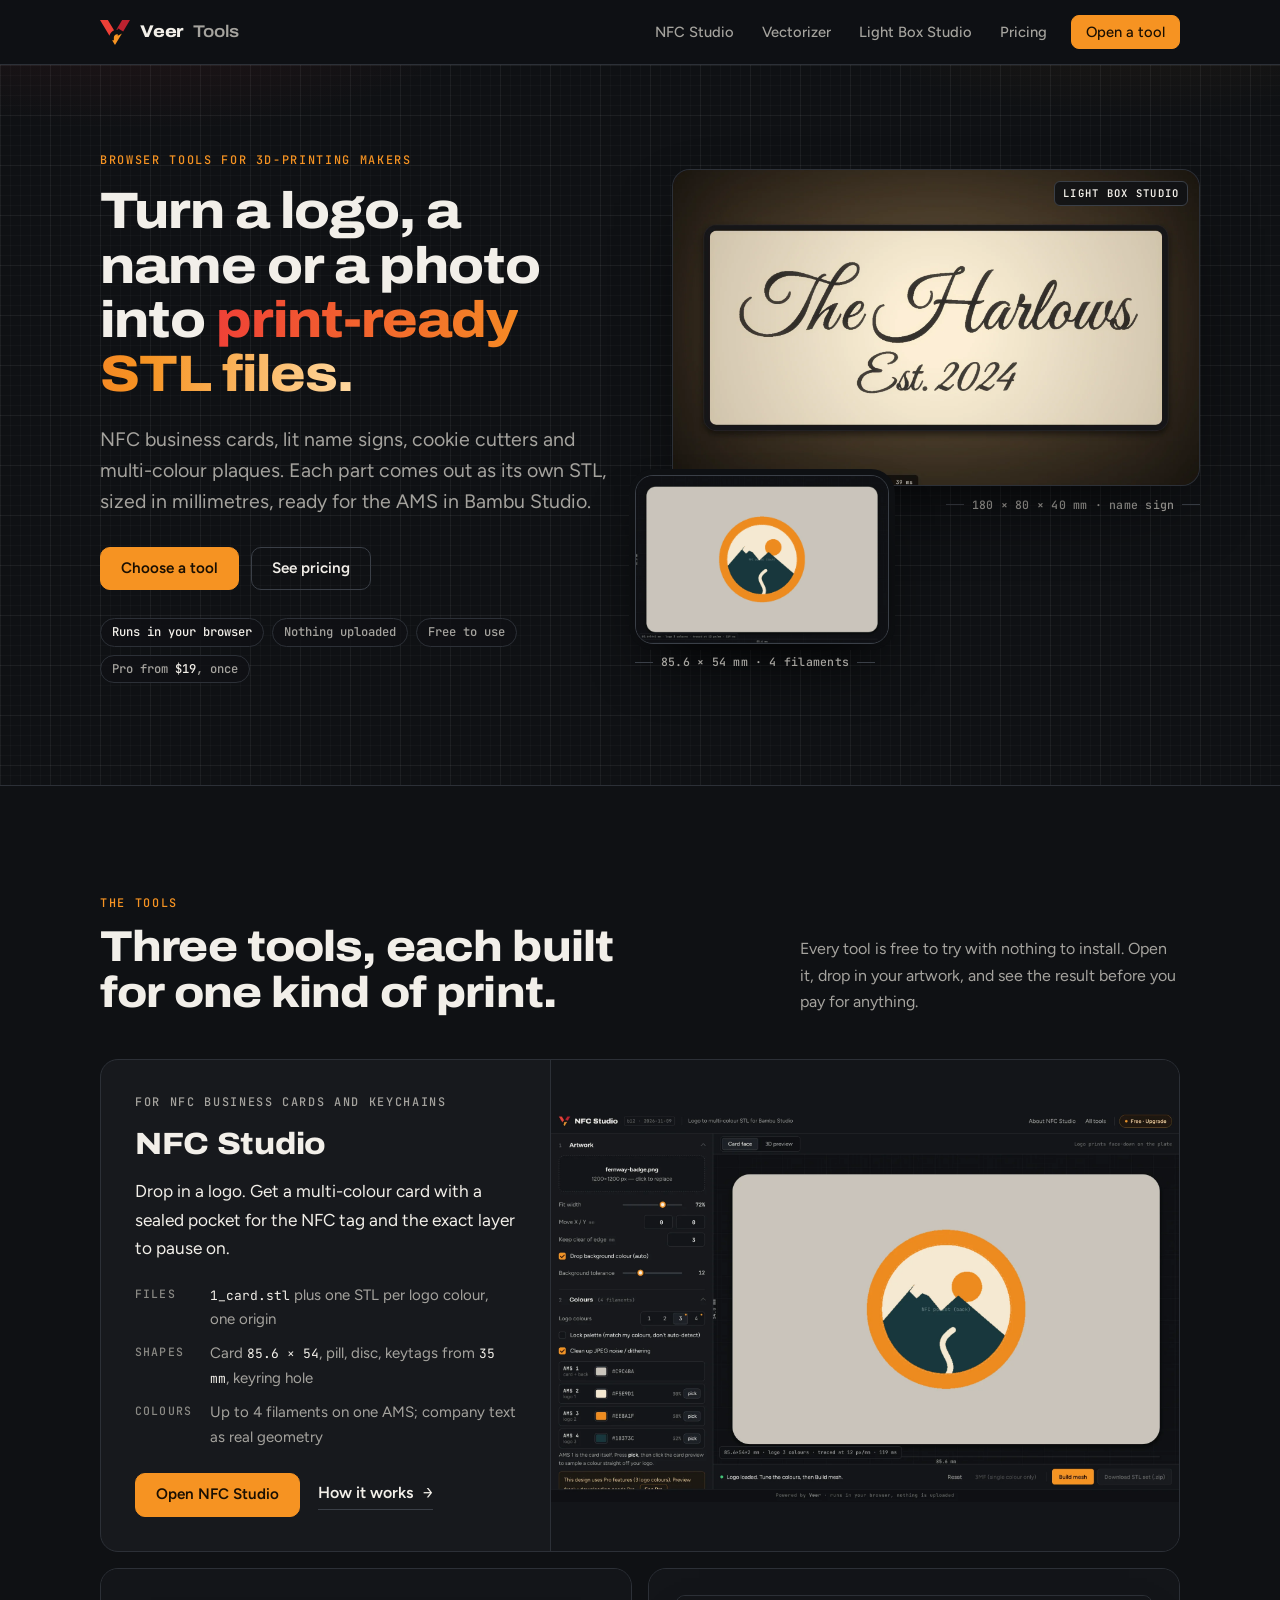
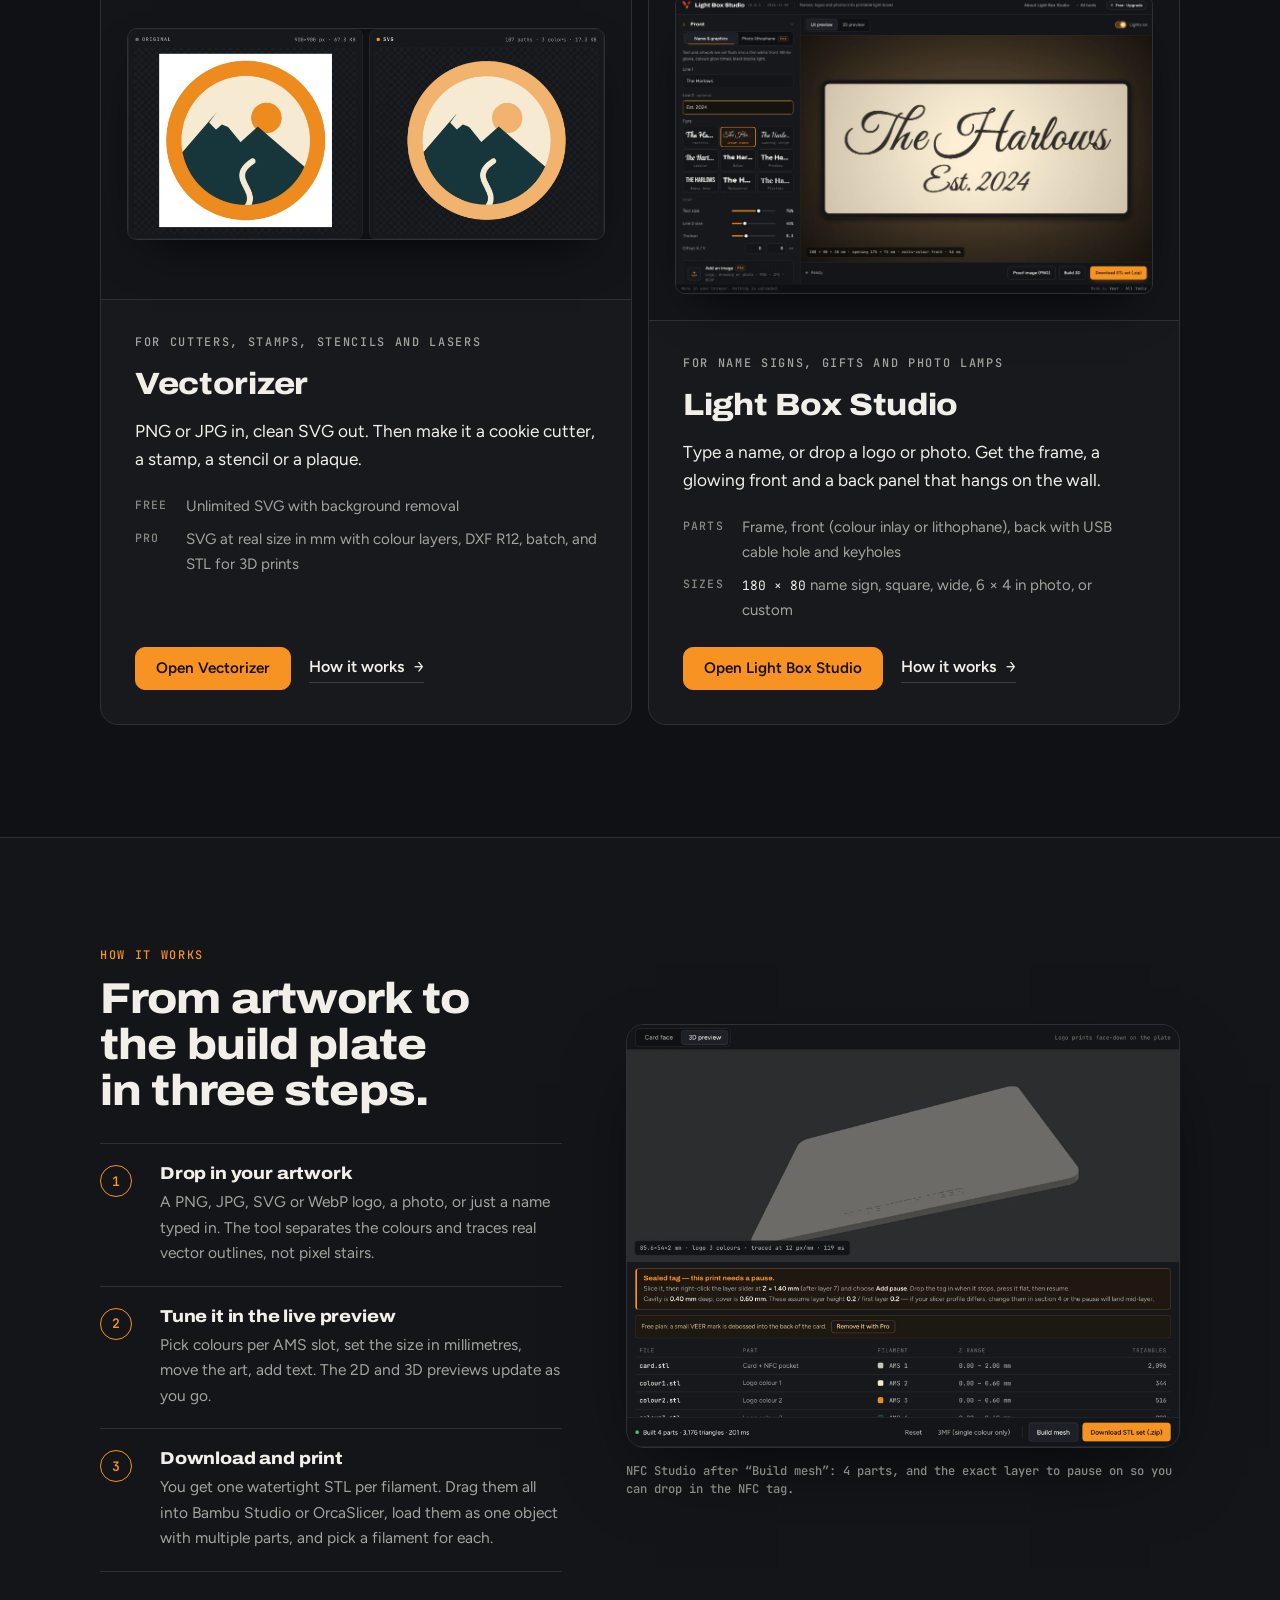
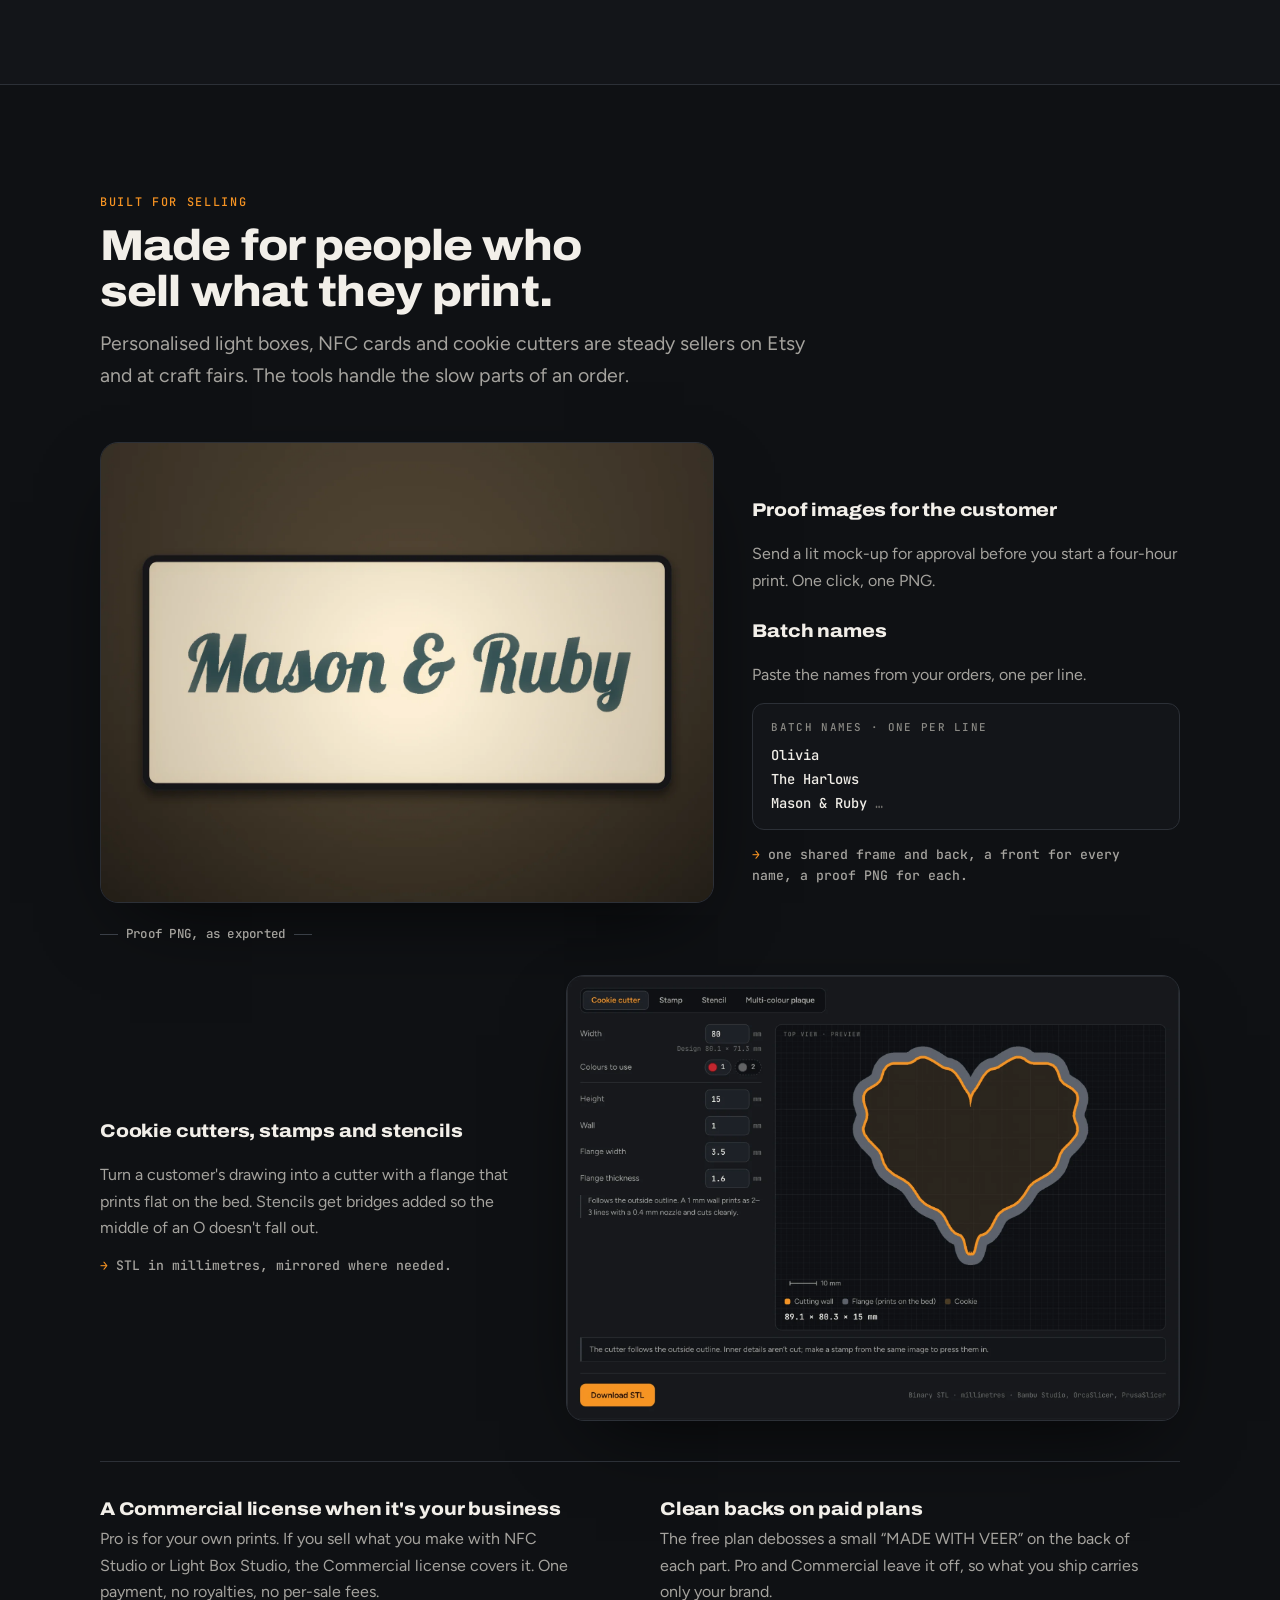
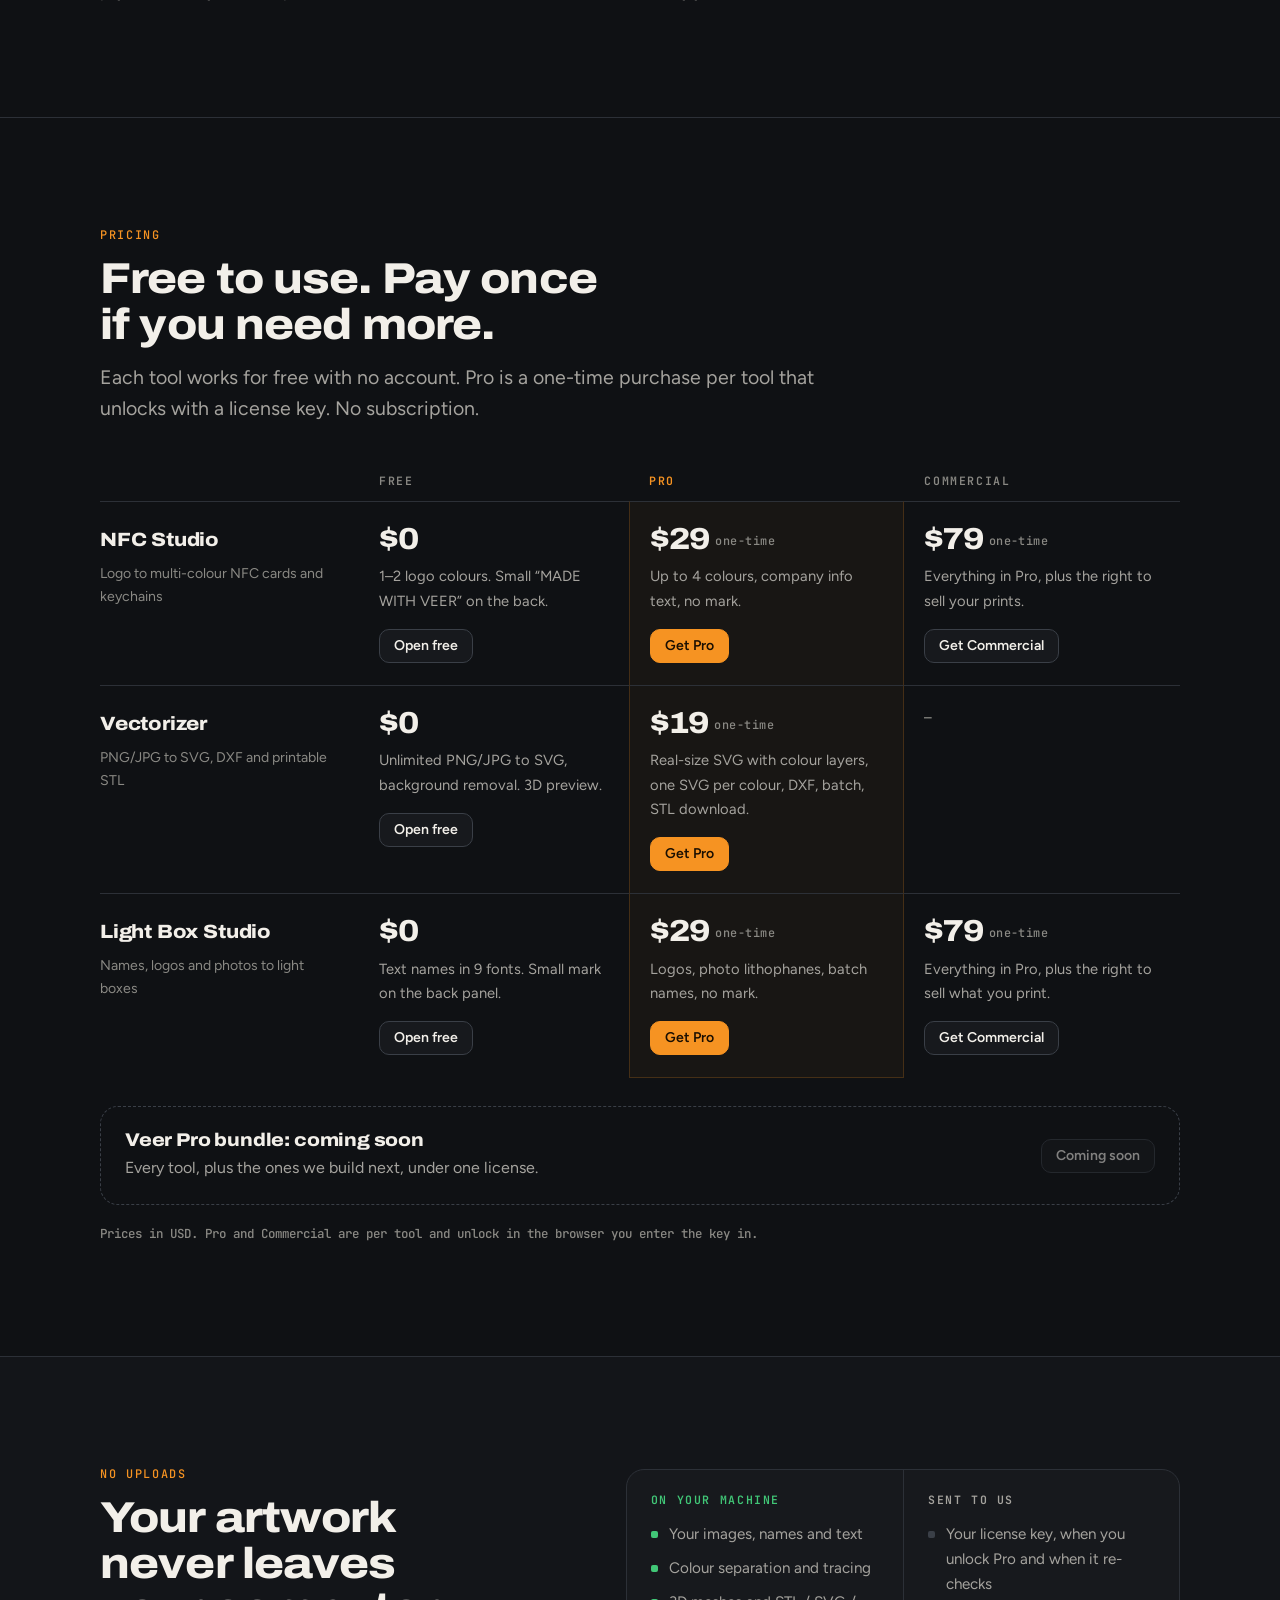
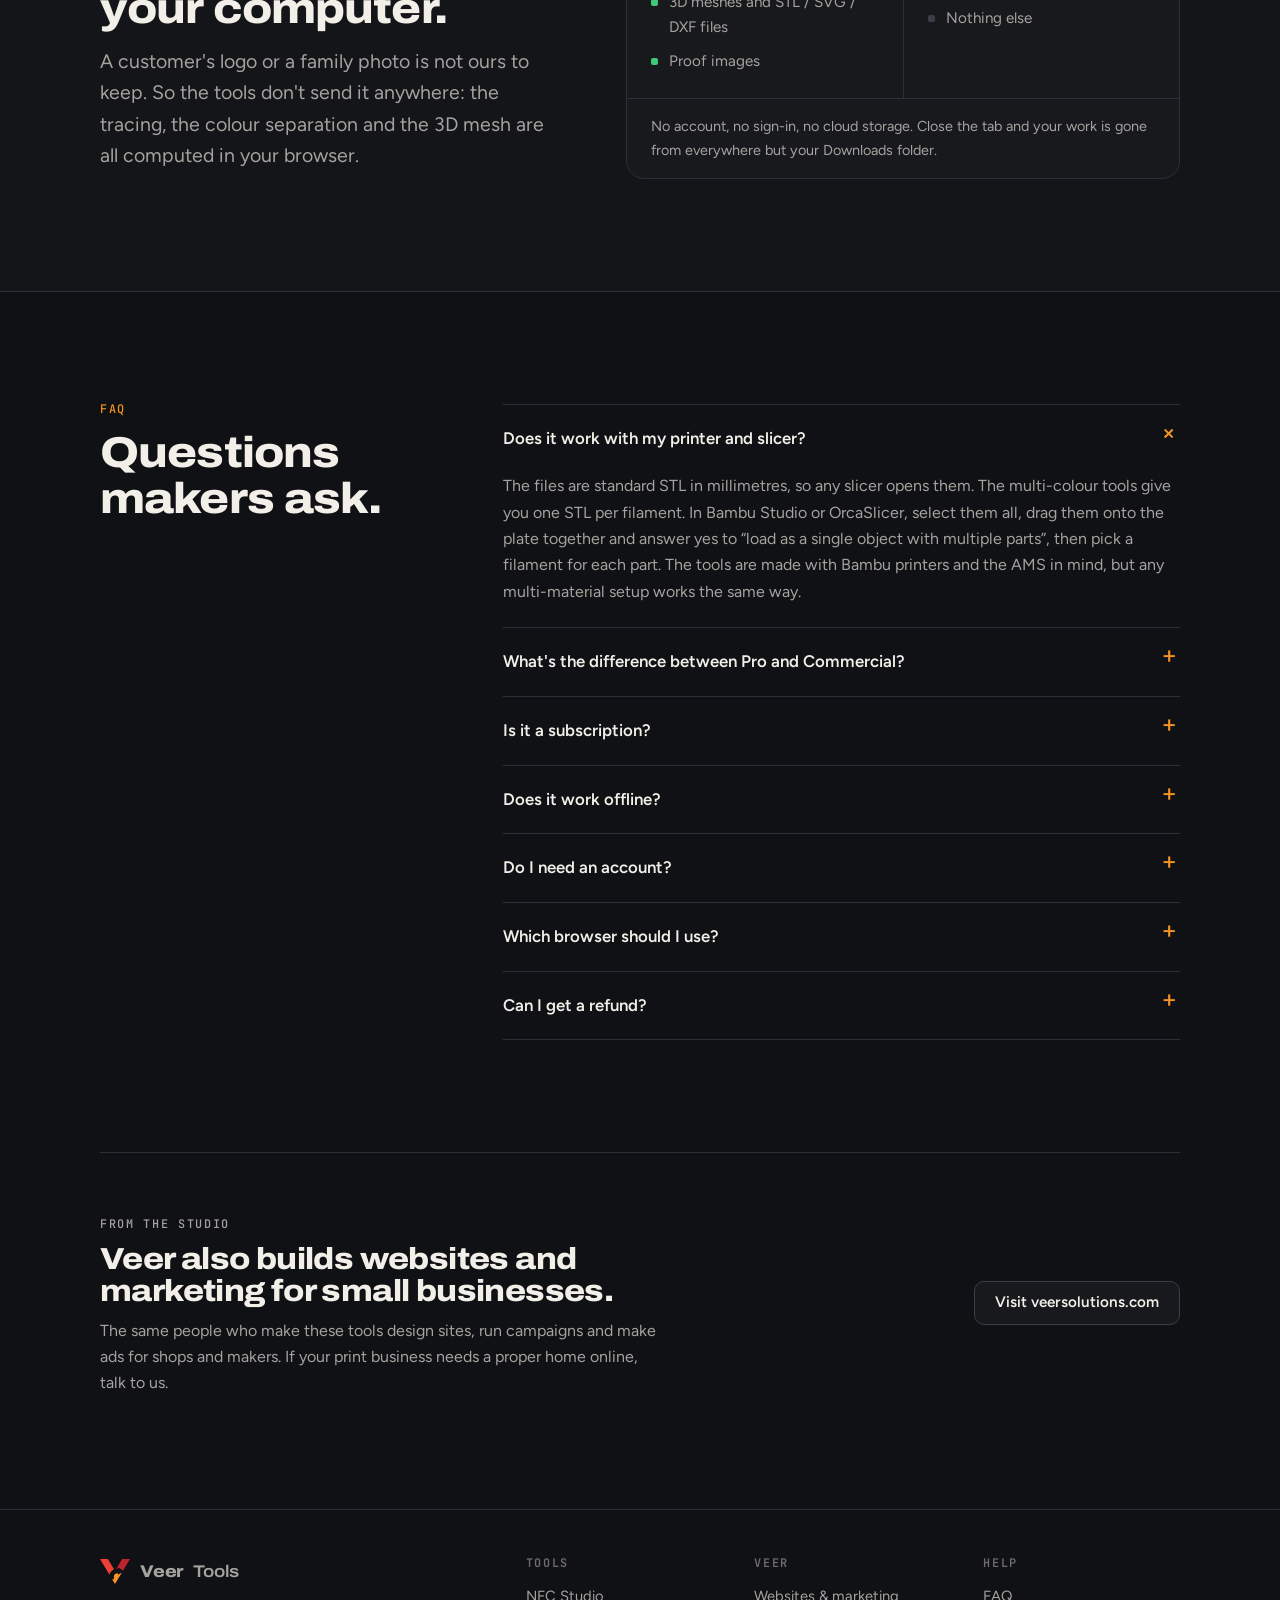
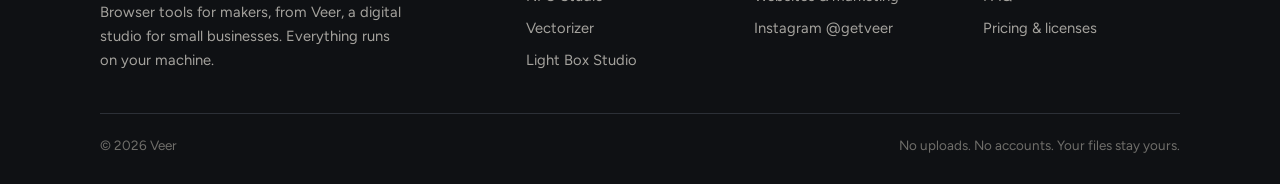
<file: index.html>
<!doctype html>
<html lang="en">
<head>
<meta charset="utf-8">
<meta name="viewport" content="width=device-width,initial-scale=1">
<title>Veer Tools · Logo, name or photo to print-ready STL files</title>
<meta name="description" content="Browser tools for 3D-printing makers. Turn a logo into a multi-colour NFC card, a name into a light box, a PNG into an SVG, cookie cutter or plaque. Nothing is uploaded. Free to use; Pro is a one-time purchase.">
<meta name="theme-color" content="#0f1114">
<link rel="icon" href="data:image/svg+xml,%3Csvg xmlns='http://www.w3.org/2000/svg' viewBox='0 0 79.9 66.6'%3E%3Cg transform='translate(-100.447,-44.954)'%3E%3Cpath transform='matrix(1,0,0,-1,125.672,87.0075)' d='M0 0-25.225 42.053H-4.347L12.208 14.454C6.144 11.892 1.523 6.522 0 0' fill='%23ef4037'/%3E%3Cpath transform='matrix(1,0,0,-1,145.9093,70.930309)' d='M0 0H1.884V3.96L10.637-1.095 16.258-4.341 34.443 25.976H13.564L-2.078-.103C-1.395-.035-.701 0 0 0' fill='%23bd222f'/%3E%3Cpath transform='matrix(1,0,0,-1,156.546,82.131008)' d='M0 0-8.753-5.054V-1.033H-10.637C-12.896-1.033-15.034-1.928-16.658-3.551-18.283-5.177-19.178-7.314-19.178-9.574V-16.618H-23.83L-16.146-29.428 2.305 1.331Z' fill='%23f69322'/%3E%3C/g%3E%3C/svg%3E">

<meta property="og:type" content="website">
<meta property="og:site_name" content="Veer Tools">
<meta property="og:title" content="Veer Tools: logo, name or photo to print-ready STL files">
<meta property="og:description" content="NFC cards, light boxes, cookie cutters and plaques for Bambu Studio and the AMS. Runs in your browser, nothing uploaded. Free to use; Pro is a one-time purchase.">
<meta property="og:image" content="/img/og.jpg">
<meta property="og:image:width" content="1200">
<meta property="og:image:height" content="630">
<meta property="og:image:alt" content="A name sign light box reading “The Harlows, Est. 2024”, lit from behind, in Light Box Studio's preview.">
<meta name="twitter:card" content="summary_large_image">

<link rel="preconnect" href="https://fonts.googleapis.com">
<link rel="preconnect" href="https://fonts.gstatic.com" crossorigin>
<link href="https://fonts.googleapis.com/css2?family=Archivo:wdth,wght@62..125,600..900&family=Figtree:wght@400;500;600;700&family=JetBrains+Mono:wght@400;500;600&display=swap" rel="stylesheet">
<link rel="stylesheet" href="/assets/site.css">
<style>
/* ── landing page only; tokens come from /assets/site.css ── */
:root{--tx-mute:#8a8984} /* small muted labels: ≥4.5:1 on --bg, quieter than --tx-2 */
html{overflow-x:hidden}
body{overflow-x:clip}
.sr{position:absolute;width:1px;height:1px;overflow:hidden;clip:rect(0 0 0 0);white-space:nowrap}
.skip{position:absolute;left:12px;top:-60px;z-index:50;background:var(--orange);color:#1a0f02;padding:10px 14px;border-radius:8px;font-weight:600;text-decoration:none}
.skip:focus{top:12px}
.link{color:var(--tx);text-decoration:none;font-weight:600;border-bottom:1px solid var(--line-2);padding-bottom:2px;transition:border-color .15s,color .15s}
.link:hover{border-color:var(--orange);color:var(--orange-hi)}
.arrow::after{content:" →";font-family:var(--mono);font-weight:500}
section[id]{scroll-margin-top:72px}

/* ── hero ── */
.hero{padding-block:clamp(48px,7vw,96px) clamp(56px,8vw,104px);border-bottom:1px solid var(--line);overflow:hidden}
.hero .wrap{display:grid;grid-template-columns:minmax(0,1fr) minmax(0,1fr);gap:clamp(32px,5vw,72px);align-items:center}
.hero h1{font-size:clamp(2.2rem,4vw,3.4rem);margin-top:18px}
.hero .lede{margin-top:22px;max-width:46ch}
.cta{display:flex;gap:12px;flex-wrap:wrap;margin-top:30px}
.facts{display:flex;flex-wrap:wrap;gap:8px;margin:28px 0 0;padding:0;list-style:none}
.facts li{font:500 .76rem/1 var(--mono);color:var(--tx-2);border:1px solid var(--line);border-radius:999px;padding:7px 11px;background:#0f1114cc}
.facts li b{color:var(--tx);font-weight:500}

.stage{position:relative;padding-bottom:31%;margin-right:-4%}
.stage figure{margin:0}
.stage .main{position:relative}
.stage .main .shot{transform:rotate(.001deg)}
.stage .card-shot{position:absolute;left:-7%;bottom:0;width:48%;z-index:2}
.stage .card-shot .shot{border-color:var(--line-2);box-shadow:0 30px 60px -20px #000e,0 0 0 6px #0f1114}
.stage figcaption{margin-top:12px;display:flex;justify-content:flex-end}
.stage .card-shot figcaption{justify-content:flex-start}
.stage .dim{font-size:.72rem;white-space:nowrap}
.tag-on{position:absolute;top:12px;right:12px;font:600 .66rem/1 var(--mono);letter-spacing:.12em;text-transform:uppercase;color:var(--tx);background:#0f1114d9;border:1px solid var(--line-2);border-radius:6px;padding:6px 8px}
@media (prefers-reduced-motion:no-preference){
  .stage .main{animation:rise .9s cubic-bezier(.2,.7,.2,1) both}
  .stage .card-shot{animation:rise .9s .18s cubic-bezier(.2,.7,.2,1) both}
  @keyframes rise{from{opacity:0;transform:translateY(18px)}to{opacity:1;transform:none}}
}

/* ── tools ── */
.tools-head{display:flex;justify-content:space-between;align-items:end;gap:24px;flex-wrap:wrap;margin-bottom:clamp(28px,4vw,44px)}
.tools-head .section-head{margin:0;flex:1 1 520px;max-width:640px}
.tool{background:var(--panel);border:1px solid var(--line);border-radius:var(--r-lg);overflow:hidden;min-width:0}
.tool .body{padding:clamp(22px,3vw,34px);display:flex;flex-direction:column;gap:14px}
.tool h3{font-size:clamp(1.5rem,2.4vw,2rem)}
.tool .promise{font-size:1.08rem;color:var(--tx);max-width:42ch}
.tool .eyebrow{color:var(--tx-2);line-height:1.5}
.tool .pic{background:var(--bg-2);border-bottom:1px solid var(--line)}
.tool .pic img{width:100%;height:auto}
.out{margin:6px 0 0;display:grid;grid-template-columns:auto 1fr;gap:9px 18px;font-size:.94rem}
.out dt{font:500 .72rem/1.9 var(--mono);letter-spacing:.1em;text-transform:uppercase;color:var(--tx-mute)}
.out dd{margin:0;color:var(--tx-2)}
.out code,.mono-in{font-family:var(--mono);font-size:.86em;color:var(--tx)}
.tool .actions{display:flex;gap:18px;align-items:center;flex-wrap:wrap;margin-top:auto;padding-top:10px}

.tool.lead{display:grid;grid-template-columns:minmax(0,5fr) minmax(0,7fr)}
.tool.lead .pic{border-bottom:0;border-left:1px solid var(--line);display:flex;align-items:center;padding:0;order:2}
.tool.lead .body{justify-content:center}
.pair{display:grid;grid-template-columns:1fr 1fr;gap:16px;margin-top:16px}
.pair .tool{display:flex;flex-direction:column}
.pair .tool .body{flex:1}
.pair .pic{aspect-ratio:16/10;display:grid;place-items:center;padding:clamp(14px,2.4vw,26px)}
.pair .pic img{width:auto;max-width:100%;max-height:100%;border-radius:10px;border:1px solid var(--line);box-shadow:0 20px 50px -24px #000}

/* ── how it works ── */
.how{border-top:1px solid var(--line);border-bottom:1px solid var(--line);background:var(--bg-2)}
.how .wrap{display:grid;grid-template-columns:minmax(0,5fr) minmax(0,6fr);gap:clamp(32px,5vw,72px);align-items:center}
.steps{list-style:none;margin:30px 0 0;padding:0;counter-reset:s;display:flex;flex-direction:column}
.steps li{counter-increment:s;display:grid;grid-template-columns:44px 1fr;gap:4px 16px;padding:20px 0;border-top:1px solid var(--line)}
.steps li:last-child{border-bottom:1px solid var(--line)}
.steps li::before{content:counter(s);grid-row:span 2;width:30px;height:30px;border-radius:50%;border:1px solid var(--orange);color:var(--orange);display:grid;place-items:center;font:600 .82rem/1 var(--mono);margin-top:1px}
.steps h3{font-size:1.08rem}
.steps p{color:var(--tx-2);font-size:.97rem;max-width:52ch}
.how figure{margin:0}
.how figcaption{margin-top:14px;color:var(--tx-mute);font:500 .76rem/1.5 var(--mono)}

/* ── built for selling ── */
.sell-grid{display:grid;grid-template-columns:repeat(12,minmax(0,1fr));gap:clamp(20px,3vw,32px) clamp(20px,3vw,40px)}
.sell-grid figure{margin:0}
.sell-grid figcaption{margin-top:14px}
.sell-grid h3{font-size:1.15rem;margin-bottom:6px}
.sell-grid p{color:var(--tx-2);max-width:48ch}
.s-proof{grid-column:1 / span 7}
.s-batch{grid-column:8 / span 5;align-self:center;display:flex;flex-direction:column;gap:14px}
.s-cutter{grid-column:1 / span 5;grid-row:2;align-self:center;display:flex;flex-direction:column;gap:14px}
.s-cutter-img{grid-column:6 / span 7;grid-row:2}
.s-license{grid-column:1 / -1;grid-row:3;display:grid;grid-template-columns:minmax(0,1fr) minmax(0,1fr);gap:12px 40px;border-top:1px solid var(--line);padding-top:clamp(24px,3vw,36px);margin-top:8px}
.namelist{margin:0;font:500 .86rem/1.75 var(--mono);color:var(--tx);background:var(--bg-2);border:1px solid var(--line);border-radius:var(--r);padding:14px 18px;position:relative}
.namelist span{color:var(--tx-3)}
.namelist::before{content:"Batch names · one per line";display:block;font-size:.68rem;letter-spacing:.12em;text-transform:uppercase;color:var(--tx-mute);margin-bottom:6px}
.arrowline{font:500 .82rem/1.6 var(--mono);color:var(--tx-2)}
.arrowline b{color:var(--orange);font-weight:500}

/* ── pricing ── */
.pricing{border-top:1px solid var(--line)}
.ptable{width:100%;border-collapse:separate;border-spacing:0;font-size:.95rem}
.ptable th,.ptable td{text-align:left;vertical-align:top;padding:22px 20px;border-top:1px solid var(--line)}
.ptable thead th{border-top:0;padding-top:0;padding-bottom:14px;font:600 .72rem/1 var(--mono);letter-spacing:.14em;text-transform:uppercase;color:var(--tx-mute)}
.ptable thead th.pro-col{color:var(--orange)}
.ptable tbody th{width:24%;padding-left:0}
.ptable tbody th a{text-decoration:none;font-family:var(--display);font-stretch:112%;font-weight:800;font-size:1.2rem;letter-spacing:-.01em}
.ptable tbody th a:hover{color:var(--orange-hi)}
.ptable tbody th p{font-weight:400;color:var(--tx-mute);font-size:.88rem;margin-top:6px;max-width:26ch}
.ptable td.pro-col{background:#f693220a;border-left:1px solid #f6932233;border-right:1px solid #f6932233}
.ptable tbody tr:last-child td.pro-col{border-bottom:1px solid #f6932233}
.amt{font-family:var(--display);font-stretch:112%;font-weight:800;font-size:1.9rem;letter-spacing:-.03em;line-height:1;display:block}
.amt small{font:500 .74rem var(--mono);color:var(--tx-mute);letter-spacing:.04em;margin-left:6px;vertical-align:4px}
.ptable td p{color:var(--tx-2);margin:10px 0 16px;max-width:30ch;font-size:.92rem}
.ptable td.none{color:var(--tx-mute);font:500 .8rem/1.6 var(--mono)}
.bundle{margin-top:28px;display:flex;justify-content:space-between;align-items:center;gap:20px;flex-wrap:wrap;border:1px dashed var(--line-2);border-radius:var(--r-lg);padding:22px 24px}
.bundle h3{font-size:1.15rem}
.bundle p{color:var(--tx-2);margin-top:4px}
.fine{margin-top:18px;font:500 .78rem/1.7 var(--mono);color:var(--tx-mute)}

/* ── privacy ── */
.privacy{background:var(--bg-2);border-top:1px solid var(--line);border-bottom:1px solid var(--line)}
.privacy .wrap{display:grid;grid-template-columns:minmax(0,5fr) minmax(0,6fr);gap:clamp(32px,5vw,72px);align-items:start}
.where{display:grid;grid-template-columns:1fr 1fr;border:1px solid var(--line);border-radius:var(--r-lg);overflow:hidden;background:var(--panel)}
.where > div{padding:24px}
.where > div + div{border-left:1px solid var(--line)}
.where h3{font:600 .72rem/1 var(--mono);letter-spacing:.14em;text-transform:uppercase;color:var(--tx-2);margin-bottom:16px}
.where .here h3{color:var(--ok)}
.where ul{list-style:none;margin:0;padding:0;display:flex;flex-direction:column;gap:9px;color:var(--tx-2);font-size:.95rem}
.where li{padding-left:18px;position:relative}
.where li::before{content:"";position:absolute;left:0;top:.62em;width:7px;height:7px;border-radius:2px;background:var(--line-2)}
.where .here li::before{background:var(--ok)}
.where .note{grid-column:1 / -1;border-left:0;border-top:1px solid var(--line);font-size:.9rem;color:var(--tx-2);padding:16px 24px}

/* ── faq ── */
.faq-wrap{display:grid;grid-template-columns:minmax(0,4fr) minmax(0,8fr);gap:clamp(28px,5vw,72px)}
.faq-wrap .section-head{position:sticky;top:96px;align-self:start}
.faq details p + p{margin-top:-10px}
.faq a{color:var(--tx)}

/* ── studio ── */
.studio{padding-block:0 clamp(64px,9vw,112px)}
.studio-box{display:flex;justify-content:space-between;align-items:center;gap:24px 40px;flex-wrap:wrap;border-top:1px solid var(--line);padding-top:clamp(36px,5vw,56px)}
.studio-box > div{max-width:640px}
.studio-box p{color:var(--tx-2);max-width:56ch;margin-top:10px}
.studio-box h2{font-size:clamp(1.4rem,2.6vw,1.9rem)}

/* ── responsive ── */
@media (max-width:980px){
  .hero .wrap,.how .wrap,.privacy .wrap{grid-template-columns:1fr}
  .stage{max-width:680px;padding-bottom:28%;margin:0 0 0 6%}
  .tool.lead{grid-template-columns:1fr}
  .tool.lead .pic{order:0;border-left:0;border-bottom:1px solid var(--line)}
  .faq-wrap{grid-template-columns:1fr}
  .faq-wrap .section-head{position:static}
}
@media (max-width:860px){
  .pair{grid-template-columns:1fr}
  .s-proof,.s-batch,.s-cutter,.s-cutter-img,.s-license{grid-column:1 / -1}
  .s-cutter,.s-cutter-img,.s-license{grid-row:auto}
  .s-license{grid-template-columns:1fr}
  /* pricing table → stacked blocks */
  .ptable thead{display:none}
  .ptable,.ptable tbody,.ptable tr,.ptable th,.ptable td{display:block;width:auto}
  .ptable tbody th{width:auto}
  .ptable tbody th p{max-width:none}
  .ptable tbody tr{border:1px solid var(--line);border-radius:var(--r-lg);margin-bottom:16px;overflow:hidden;background:var(--panel)}
  .ptable tbody th{padding:20px 20px 4px;border-top:0}
  .ptable td{padding:16px 20px;display:grid;grid-template-columns:110px 1fr;gap:4px 14px;align-items:start}
  .ptable td::before{content:attr(data-tier);font:600 .7rem/2.4 var(--mono);letter-spacing:.14em;text-transform:uppercase;color:var(--tx-mute);grid-row:span 3}
  .ptable td.pro-col::before{color:var(--orange)}
  .ptable td.pro-col{border-left:0;border-right:0;border-bottom:0!important}
  .ptable td p{margin:6px 0 12px}
  .ptable td .btn{justify-self:start}
  .ptable td.none{display:none}
}
@media (max-width:560px){
  .stage{margin:0;padding-bottom:0}
  .stage .card-shot{position:relative;left:auto;width:58%;margin:-5% -2% 0 auto}
  .stage .main figcaption{display:none}
  .stage .main figcaption{justify-content:flex-start}
  .stage .card-shot figcaption{justify-content:flex-end}
  .where{grid-template-columns:1fr}
  .where > div + div{border-left:0;border-top:1px solid var(--line)}
  .out{grid-template-columns:1fr;gap:2px}
  .out dd{margin-bottom:8px}
  .ptable td{grid-template-columns:1fr}
  .ptable td::before{grid-row:auto;line-height:1}
  .cta .btn{flex:1 1 auto}
  .tag-on{top:8px;right:8px}
}
</style>
</head>
<body>
<a class="skip" href="#main">Skip to content</a>

<header class="site-head">
  <div class="wrap">
    <a class="brand" href="/" aria-label="Veer Tools home">
      <svg viewBox="0 0 79.9 66.6" aria-hidden="true"><g transform="translate(-100.447,-44.954)"><path transform="matrix(1,0,0,-1,125.672,87.0075)" d="M0 0-25.225 42.053H-4.347L12.208 14.454C6.144 11.892 1.523 6.522 0 0" fill="#ef4037"/><path transform="matrix(1,0,0,-1,145.9093,70.930309)" d="M0 0H1.884V3.96L10.637-1.095 16.258-4.341 34.443 25.976H13.564L-2.078-.103C-1.395-.035-.701 0 0 0" fill="#bd222f"/><path transform="matrix(1,0,0,-1,156.546,82.131008)" d="M0 0-8.753-5.054V-1.033H-10.637C-12.896-1.033-15.034-1.928-16.658-3.551-18.283-5.177-19.178-7.314-19.178-9.574V-16.618H-23.83L-16.146-29.428 2.305 1.331Z" fill="#f69322"/></g></svg>
      Veer <span>Tools</span>
    </a>
    <nav class="nav" aria-label="Main">
      <a class="hide-sm" href="/nfc-studio/">NFC Studio</a>
      <a class="hide-sm" href="/vectorizer/">Vectorizer</a>
      <a class="hide-sm" href="/lightbox/">Light Box Studio</a>
      <a class="hide-sm" href="/#pricing">Pricing</a>
      <a class="btn btn-primary btn-sm" href="/#tools">Open a tool</a>
    </nav>
  </div>
</header>

<main id="main">

<!-- ════════ HERO ════════ -->
<section class="hero mm-grid glow" aria-labelledby="hero-title">
  <div class="wrap">
    <div>
      <p class="eyebrow">Browser tools for 3D-printing makers</p>
      <h1 id="hero-title">Turn a logo, a name or a photo into <span class="grad">print&#8209;ready STL&nbsp;files.</span></h1>
      <p class="lede">NFC business cards, lit name signs, cookie cutters and multi-colour plaques. Each part comes out as its own STL, sized in millimetres, ready for the AMS in Bambu Studio.</p>
      <div class="cta">
        <a class="btn btn-primary" href="#tools">Choose a tool</a>
        <a class="btn btn-ghost" href="#pricing">See pricing</a>
      </div>
      <ul class="facts" aria-label="At a glance">
        <li><b>Runs in your browser</b></li>
        <li>Nothing uploaded</li>
        <li>Free to use</li>
        <li>Pro from <b>$19</b>, once</li>
      </ul>
    </div>

    <div class="stage">
      <figure class="main">
        <div class="shot">
          <img src="img/lightbox-hero.webp" width="1800" height="841" fetchpriority="high"
               alt="Light Box Studio's lit preview of a name sign reading “The Harlows, Est. 2024” in an elegant script, glowing warm white inside a dark frame.">
        </div>
        <span class="tag-on" aria-hidden="true">Light Box Studio</span>
        <figcaption><span class="dim">180 × 80 × 40 mm · name sign</span></figcaption>
      </figure>
      <figure class="card-shot">
        <div class="shot">
          <img src="img/nfc-studio-card.webp" width="1400" height="931" loading="eager"
               alt="NFC Studio's card face view: a three-colour mountain badge logo centred on a credit-card-sized NFC card.">
        </div>
        <figcaption><span class="dim">85.6 × 54 mm · 4 filaments</span></figcaption>
      </figure>
    </div>
  </div>
</section>

<!-- ════════ TOOLS ════════ -->
<section id="tools" aria-labelledby="tools-title">
  <div class="wrap">
    <div class="tools-head">
      <div class="section-head">
        <p class="eyebrow">The tools</p>
        <h2 id="tools-title">Three tools, each built for one kind of print.</h2>
      </div>
      <p class="muted" style="max-width:38ch">Every tool is free to try with nothing to install. Open it, drop in your artwork, and see the result before you pay for anything.</p>
    </div>

    <article class="tool lead" aria-labelledby="t-nfc">
      <div class="pic">
        <img src="img/nfc-studio-app.webp" width="2000" height="1250" loading="lazy"
             alt="NFC Studio with a three-colour badge logo loaded: artwork and colour controls on the left listing AMS slots 1 to 4, and the card face preview at 85.6 by 54 millimetres on the right.">
      </div>
      <div class="body">
        <p class="eyebrow">For NFC business cards and keychains</p>
        <h3 id="t-nfc">NFC Studio</h3>
        <p class="promise">Drop in a logo. Get a multi-colour card with a sealed pocket for the NFC tag and the exact layer to pause on.</p>
        <dl class="out">
          <dt>Files</dt><dd><code>1_card.stl</code> plus one STL per logo colour, one origin</dd>
          <dt>Shapes</dt><dd>Card <span class="mono-in">85.6 × 54</span>, pill, disc, keytags from <span class="mono-in">35 mm</span>, keyring hole</dd>
          <dt>Colours</dt><dd>Up to 4 filaments on one AMS; company text as real geometry</dd>
        </dl>
        <div class="actions">
          <a class="btn btn-primary" href="/nfc-studio/app.html">Open NFC Studio</a>
          <a class="link arrow" href="/nfc-studio/">How it works</a>
        </div>
      </div>
    </article>

    <div class="pair">
      <article class="tool" aria-labelledby="t-vec">
        <div class="pic">
          <img src="img/vectorizer-trace.webp" width="1800" height="792" loading="lazy"
               alt="Vectorizer showing the original PNG badge on the left and the traced three-colour SVG on the right: 107 paths, 17 KB.">
        </div>
        <div class="body">
          <p class="eyebrow">For cutters, stamps, stencils and lasers</p>
          <h3 id="t-vec">Vectorizer</h3>
          <p class="promise">PNG or JPG in, clean SVG out. Then make it a cookie cutter, a stamp, a stencil or a plaque.</p>
          <dl class="out">
            <dt>Free</dt><dd>Unlimited SVG with background removal</dd>
            <dt>Pro</dt><dd>SVG at real size in mm with colour layers, DXF R12, batch, and STL for 3D prints</dd>
          </dl>
          <div class="actions">
            <a class="btn btn-primary" href="/vectorizer/app.html">Open Vectorizer</a>
            <a class="link arrow" href="/vectorizer/">How it works</a>
          </div>
        </div>
      </article>

      <article class="tool" aria-labelledby="t-lb">
        <div class="pic">
          <img src="img/lightbox-app.webp" width="2000" height="1250" loading="lazy"
               alt="Light Box Studio with the name “The Harlows” and “Est. 2024” typed in, the Great Vibes font selected and a lit preview of the 180 by 80 millimetre sign.">
        </div>
        <div class="body">
          <p class="eyebrow">For name signs, gifts and photo lamps</p>
          <h3 id="t-lb">Light Box Studio</h3>
          <p class="promise">Type a name, or drop a logo or photo. Get the frame, a glowing front and a back panel that hangs on the wall.</p>
          <dl class="out">
            <dt>Parts</dt><dd>Frame, front (colour inlay or lithophane), back with USB cable hole and keyholes</dd>
            <dt>Sizes</dt><dd><span class="mono-in">180 × 80</span> name sign, square, wide, 6 × 4 in photo, or custom</dd>
          </dl>
          <div class="actions">
            <a class="btn btn-primary" href="/lightbox/app.html">Open Light Box Studio</a>
            <a class="link arrow" href="/lightbox/">How it works</a>
          </div>
        </div>
      </article>
    </div>
  </div>
</section>

<!-- ════════ HOW IT WORKS ════════ -->
<section class="how" aria-labelledby="how-title">
  <div class="wrap">
    <div>
      <p class="eyebrow">How it works</p>
      <h2 id="how-title" style="margin-top:14px">From artwork to the build plate in three steps.</h2>
      <ol class="steps">
        <li><h3>Drop in your artwork</h3><p>A PNG, JPG, SVG or WebP logo, a photo, or just a name typed in. The tool separates the colours and traces real vector outlines, not pixel stairs.</p></li>
        <li><h3>Tune it in the live preview</h3><p>Pick colours per AMS slot, set the size in millimetres, move the art, add text. The 2D and 3D previews update as you go.</p></li>
        <li><h3>Download and print</h3><p>You get one watertight STL per filament. Drag them all into Bambu Studio or OrcaSlicer, load them as one object with multiple parts, and pick a filament for each.</p></li>
      </ol>
    </div>
    <figure>
      <div class="shot">
        <img src="img/nfc-studio-build.webp" width="1800" height="1448" loading="lazy"
             alt="NFC Studio after Build mesh: a 3D preview of the card, a note that the sealed tag needs a pause at Z 1.40 millimetres after layer 7, and the list of parts with their filament slots.">
      </div>
      <figcaption>NFC Studio after “Build mesh”: 4 parts, and the exact layer to pause on so you can drop in the NFC tag.</figcaption>
    </figure>
  </div>
</section>

<!-- ════════ BUILT FOR SELLING ════════ -->
<section aria-labelledby="sell-title">
  <div class="wrap">
    <div class="section-head">
      <p class="eyebrow">Built for selling</p>
      <h2 id="sell-title">Made for people who sell what they print.</h2>
      <p class="lede">Personalised light boxes, NFC cards and cookie cutters are steady sellers on Etsy and at craft fairs. The tools handle the slow parts of an order.</p>
    </div>

    <div class="sell-grid">
      <figure class="s-proof">
        <div class="shot">
          <img src="img/lightbox-proof.webp" width="1600" height="1200" loading="lazy"
               alt="The proof image Light Box Studio exports for a customer: a lit name sign reading “Mason &amp; Ruby” in teal script on a warm dark background.">
        </div>
        <figcaption><span class="dim">Proof PNG, as exported</span></figcaption>
      </figure>

      <div class="s-batch">
        <h3>Proof images for the customer</h3>
        <p>Send a lit mock-up for approval before you start a four-hour print. One click, one PNG.</p>
        <h3 style="margin-top:12px">Batch names</h3>
        <p>Paste the names from your orders, one per line.</p>
        <pre class="namelist" aria-label="Example batch list">Olivia
The Harlows
Mason &amp; Ruby <span>…</span></pre>
        <p class="arrowline"><b>→</b> one shared frame and back, a front for every name, a proof PNG for each.</p>
      </div>

      <figure class="s-cutter-img">
        <div class="shot">
          <img src="img/vectorizer-cutter.webp" width="1800" height="1305" loading="lazy"
               alt="Vectorizer's Print it in 3D panel in cookie cutter mode: a scalloped heart outline with a 1 mm cutting wall and a 3.5 mm flange, 76.6 by 69.3 by 15 millimetres.">
        </div>
      </figure>

      <div class="s-cutter">
        <h3>Cookie cutters, stamps and stencils</h3>
        <p>Turn a customer's drawing into a cutter with a flange that prints flat on the bed. Stencils get bridges added so the middle of an O doesn't fall out.</p>
        <p class="arrowline"><b>→</b> STL in millimetres, mirrored where needed.</p>
      </div>

      <div class="s-license">
        <div>
          <h3>A Commercial license when it's your business</h3>
          <p>Pro is for your own prints. If you sell what you make with NFC Studio or Light Box Studio, the Commercial license covers it. One payment, no royalties, no per-sale fees.</p>
        </div>
        <div>
          <h3>Clean backs on paid plans</h3>
          <p>The free plan debosses a small “MADE WITH VEER” on the back of each part. Pro and Commercial leave it off, so what you ship carries only your brand.</p>
        </div>
      </div>
    </div>
  </div>
</section>

<!-- ════════ PRICING ════════ -->
<section id="pricing" class="pricing" aria-labelledby="pricing-title">
  <div class="wrap">
    <div class="section-head">
      <p class="eyebrow">Pricing</p>
      <h2 id="pricing-title">Free to use. Pay once if you need more.</h2>
      <p class="lede">Each tool works for free with no account. Pro is a one-time purchase per tool that unlocks with a license key. No subscription.</p>
    </div>

    <table class="ptable">
      <caption class="sr">Prices per tool: Free, Pro and Commercial</caption>
      <thead>
        <tr><th scope="col"><span class="sr">Tool</span></th><th scope="col">Free</th><th scope="col" class="pro-col">Pro</th><th scope="col">Commercial</th></tr>
      </thead>
      <tbody>
        <tr>
          <th scope="row"><a href="/nfc-studio/">NFC Studio</a><p>Logo to multi-colour NFC cards and keychains</p></th>
          <td data-tier="Free"><span class="amt">$0</span><p>1–2 logo colours. Small “MADE WITH VEER” on the back.</p><a class="btn btn-sm" href="/nfc-studio/app.html">Open free</a></td>
          <td data-tier="Pro" class="pro-col"><span class="amt">$29<small>one-time</small></span><p>Up to 4 colours, company info text, no mark.</p><a class="btn btn-primary btn-sm" href="/nfc-studio/app.html" data-checkout="nfc-pro" data-fallback="/nfc-studio/app.html">Get Pro</a></td>
          <td data-tier="Commercial"><span class="amt">$79<small>one-time</small></span><p>Everything in Pro, plus the right to sell your prints.</p><a class="btn btn-sm" href="/nfc-studio/app.html" data-checkout="nfc-commercial" data-fallback="/nfc-studio/app.html">Get Commercial</a></td>
        </tr>
        <tr>
          <th scope="row"><a href="/vectorizer/">Vectorizer</a><p>PNG/JPG to SVG, DXF and printable STL</p></th>
          <td data-tier="Free"><span class="amt">$0</span><p>Unlimited PNG/JPG to SVG, background removal. 3D preview.</p><a class="btn btn-sm" href="/vectorizer/app.html">Open free</a></td>
          <td data-tier="Pro" class="pro-col"><span class="amt">$19<small>one-time</small></span><p>Real-size SVG with colour layers, one SVG per colour, DXF, batch, STL download.</p><a class="btn btn-primary btn-sm" href="/vectorizer/app.html" data-checkout="vectorizer-pro" data-fallback="/vectorizer/app.html">Get Pro</a></td>
          <td data-tier="Commercial" class="none"><span aria-hidden="true">—</span><span class="sr">No Commercial tier for Vectorizer</span></td>
        </tr>
        <tr>
          <th scope="row"><a href="/lightbox/">Light Box Studio</a><p>Names, logos and photos to light boxes</p></th>
          <td data-tier="Free"><span class="amt">$0</span><p>Text names in 9 fonts. Small mark on the back panel.</p><a class="btn btn-sm" href="/lightbox/app.html">Open free</a></td>
          <td data-tier="Pro" class="pro-col"><span class="amt">$29<small>one-time</small></span><p>Logos, photo lithophanes, batch names, no mark.</p><a class="btn btn-primary btn-sm" href="/lightbox/app.html" data-checkout="lightbox-pro" data-fallback="/lightbox/app.html">Get Pro</a></td>
          <td data-tier="Commercial"><span class="amt">$79<small>one-time</small></span><p>Everything in Pro, plus the right to sell what you print.</p><a class="btn btn-sm" href="/lightbox/app.html" data-checkout="lightbox-commercial" data-fallback="/lightbox/app.html">Get Commercial</a></td>
        </tr>
      </tbody>
    </table>

    <div class="bundle">
      <div>
        <h3>Veer Pro bundle: coming soon</h3>
        <p>Every tool, plus the ones we build next, under one license.</p>
      </div>
      <a class="btn btn-sm" data-checkout="veer-pro" aria-disabled="true">Coming soon</a>
    </div>
    <p class="fine">Prices in USD. Pro and Commercial are per tool and unlock in the browser you enter the key in.</p>
  </div>
</section>

<!-- ════════ PRIVACY ════════ -->
<section class="privacy" aria-labelledby="privacy-title">
  <div class="wrap">
    <div class="section-head" style="margin:0">
      <p class="eyebrow">No uploads</p>
      <h2 id="privacy-title">Your artwork never leaves your computer.</h2>
      <p class="lede">A customer's logo or a family photo is not ours to keep. So the tools don't send it anywhere: the tracing, the colour separation and the 3D mesh are all computed in your browser.</p>
    </div>
    <div class="where">
      <div class="here">
        <h3>On your machine</h3>
        <ul>
          <li>Your images, names and text</li>
          <li>Colour separation and tracing</li>
          <li>3D meshes and STL / SVG / DXF files</li>
          <li>Proof images</li>
        </ul>
      </div>
      <div>
        <h3>Sent to us</h3>
        <ul>
          <li>Your license key, when you unlock Pro and when it re-checks</li>
          <li>Nothing else</li>
        </ul>
      </div>
      <p class="note">No account, no sign-in, no cloud storage. Close the tab and your work is gone from everywhere but your Downloads folder.</p>
    </div>
  </div>
</section>

<!-- ════════ FAQ ════════ -->
<section id="faq" aria-labelledby="faq-title">
  <div class="wrap faq-wrap">
    <div class="section-head">
      <p class="eyebrow">FAQ</p>
      <h2 id="faq-title">Questions makers ask.</h2>
    </div>
    <div class="faq">
      <details open>
        <summary>Does it work with my printer and slicer?</summary>
        <p>The files are standard STL in millimetres, so any slicer opens them. The multi-colour tools give you one STL per filament. In Bambu Studio or OrcaSlicer, select them all, drag them onto the plate together and answer yes to “load as a single object with multiple parts”, then pick a filament for each part. The tools are made with Bambu printers and the AMS in mind, but any multi-material setup works the same way.</p>
      </details>
      <details>
        <summary>What's the difference between Pro and Commercial?</summary>
        <p>The features are the same. Pro is for your own prints: your business cards, gifts, things for friends. Commercial adds the right to sell what you print, for example light boxes or NFC cards on Etsy or at markets.</p>
      </details>
      <details>
        <summary>Is it a subscription?</summary>
        <p>No. Pro and Commercial are one-time purchases per tool. You get a license key, enter it once in the tool, and it stays unlocked.</p>
      </details>
      <details>
        <summary>Does it work offline?</summary>
        <p>Yes. All the work happens in your browser, so once a tool has loaded it doesn't need the internet. A Pro unlock is stored in your browser and keeps working offline; it re-checks the key now and then when you're back online.</p>
      </details>
      <details>
        <summary>Do I need an account?</summary>
        <p>No. There's nothing to sign up for. Open a tool and start.</p>
      </details>
      <details>
        <summary>Which browser should I use?</summary>
        <p>A recent Chrome or Edge on a laptop or desktop works best. The 3D preview uses WebGL, which every current desktop browser supports.</p>
      </details>
      <details>
        <summary>Can I get a refund?</summary>
        <p>Contact us within 14 days if a tool doesn't work for you. You can reach us on Instagram at <a href="https://instagram.com/getveer">@getveer</a> or through <a href="https://veersolutions.com">veersolutions.com</a>.</p>
      </details>
    </div>
  </div>
</section>

<!-- ════════ STUDIO ════════ -->
<section class="studio" aria-labelledby="studio-title">
  <div class="wrap">
    <div class="studio-box">
      <div>
        <p class="eyebrow">From the studio</p>
        <h2 id="studio-title" style="margin-top:12px">Veer also builds websites and marketing for small businesses.</h2>
        <p>The same people who make these tools design sites, run campaigns and make ads for shops and makers. If your print business needs a proper home online, talk to us.</p>
      </div>
      <a class="btn" href="https://veersolutions.com">Visit veersolutions.com</a>
    </div>
  </div>
</section>

</main>

<footer class="site-foot">
  <div class="wrap">
    <div class="cols">
      <div>
        <a class="brand" href="/"><svg viewBox="0 0 79.9 66.6" aria-hidden="true"><g transform="translate(-100.447,-44.954)"><path transform="matrix(1,0,0,-1,125.672,87.0075)" d="M0 0-25.225 42.053H-4.347L12.208 14.454C6.144 11.892 1.523 6.522 0 0" fill="#ef4037"/><path transform="matrix(1,0,0,-1,145.9093,70.930309)" d="M0 0H1.884V3.96L10.637-1.095 16.258-4.341 34.443 25.976H13.564L-2.078-.103C-1.395-.035-.701 0 0 0" fill="#bd222f"/><path transform="matrix(1,0,0,-1,156.546,82.131008)" d="M0 0-8.753-5.054V-1.033H-10.637C-12.896-1.033-15.034-1.928-16.658-3.551-18.283-5.177-19.178-7.314-19.178-9.574V-16.618H-23.83L-16.146-29.428 2.305 1.331Z" fill="#f69322"/></g></svg> Veer <span>Tools</span></a>
        <p style="margin-top:14px;max-width:34ch">Browser tools for makers, from Veer, a digital studio for small businesses. Everything runs on your machine.</p>
      </div>
      <div><h4>Tools</h4><ul><li><a href="/nfc-studio/">NFC Studio</a></li><li><a href="/vectorizer/">Vectorizer</a></li><li><a href="/lightbox/">Light Box Studio</a></li></ul></div>
      <div><h4>Veer</h4><ul><li><a href="https://veersolutions.com">Websites &amp; marketing</a></li><li><a href="https://instagram.com/getveer">Instagram @getveer</a></li></ul></div>
      <div><h4>Help</h4><ul><li><a href="/#faq">FAQ</a></li><li><a href="/#pricing">Pricing &amp; licenses</a></li></ul></div>
    </div>
    <div class="base"><span>© 2026 Veer</span><span>No uploads. No accounts. Your files stay yours.</span></div>
  </div>
</footer>

<script src="/assets/checkout.js" defer></script>
</body>
</html>
</file>
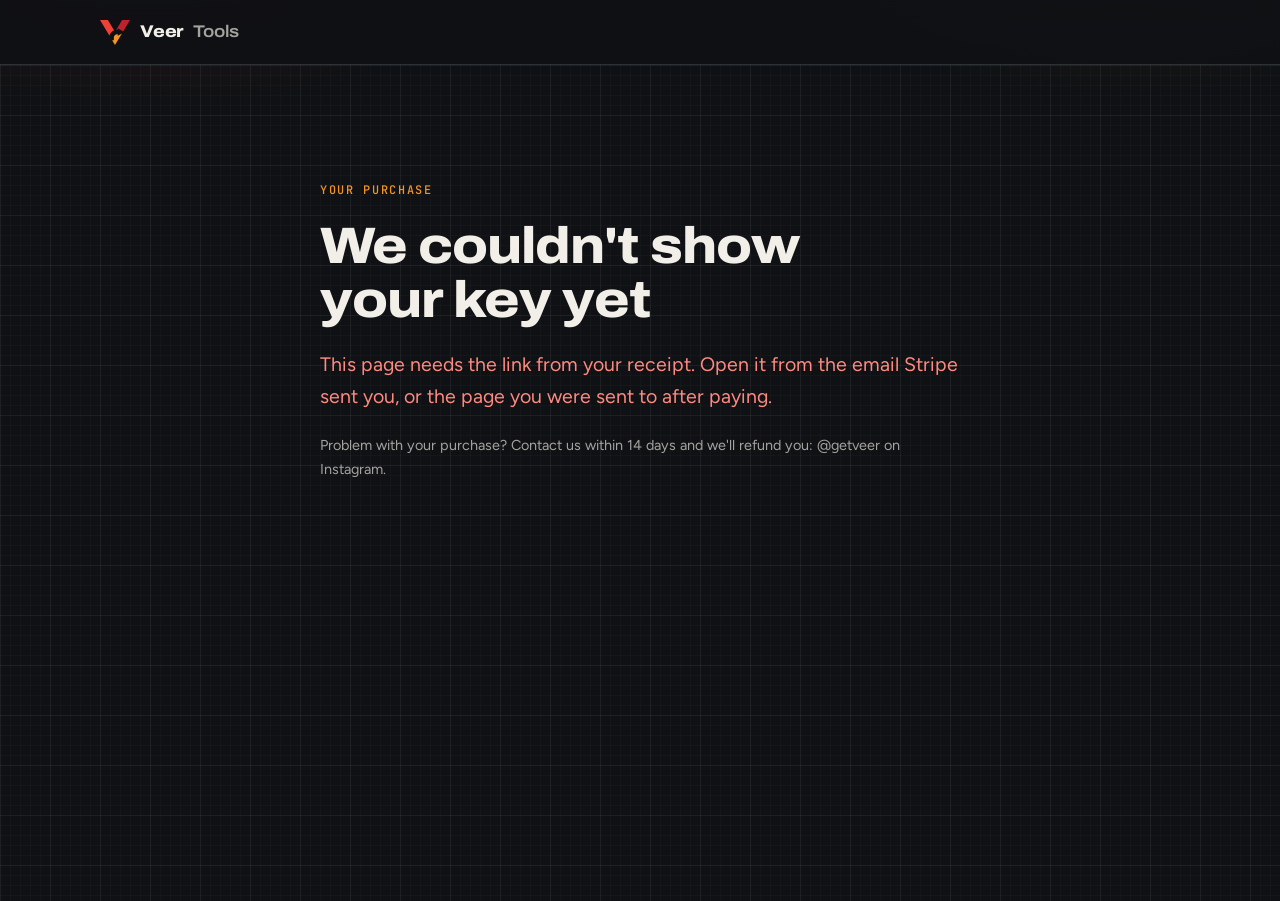
<file: license/index.html>
<!doctype html>
<html lang="en">
<head>
<meta charset="utf-8">
<meta name="viewport" content="width=device-width,initial-scale=1,viewport-fit=cover">
<title>Your license key · Veer Tools</title>
<meta name="robots" content="noindex">
<meta name="description" content="Your Veer Tools license key.">
<link rel="preconnect" href="https://fonts.googleapis.com">
<link rel="preconnect" href="https://fonts.gstatic.com" crossorigin>
<link href="https://fonts.googleapis.com/css2?family=Archivo:wdth,wght@62..125,600..900&family=Figtree:wght@400;500;600;700&family=JetBrains+Mono:wght@400;500;600&display=swap" rel="stylesheet">
<link rel="stylesheet" href="/assets/site.css">
<style>
main{min-height:calc(100vh - 64px)}
.claim{padding-block:clamp(56px,10vw,120px)}
.panel{max-width:640px;margin:0 auto;display:flex;flex-direction:column;gap:22px}
.keybox{background:var(--panel);border:1px solid var(--line-2);border-radius:var(--r-lg);padding:22px;display:flex;flex-direction:column;gap:14px}
.key{font:600 clamp(.95rem,2.6vw,1.2rem)/1.5 var(--mono);letter-spacing:.02em;word-break:break-all;color:var(--tx);
  background:var(--bg-2);border:1px dashed var(--line-2);border-radius:var(--r);padding:16px 18px;user-select:all}
.row{display:flex;flex-wrap:wrap;gap:10px}
.steps{margin:0;padding-left:20px;color:var(--tx-2);display:flex;flex-direction:column;gap:6px}
.steps b{color:var(--tx)}
.state{color:var(--tx-2)}
.err{color:#ff8a80}
.small{font-size:.9rem;color:var(--tx-2)}
[hidden]{display:none!important}
</style>
</head>
<body>
<header class="site-head">
  <div class="wrap">
    <a class="brand" href="/" aria-label="Veer Tools home">
      <svg viewBox="0 0 79.9 66.6" aria-hidden="true"><g transform="translate(-100.447,-44.954)"><path transform="matrix(1,0,0,-1,125.672,87.0075)" d="M0 0-25.225 42.053H-4.347L12.208 14.454C6.144 11.892 1.523 6.522 0 0" fill="#ef4037"/><path transform="matrix(1,0,0,-1,145.9093,70.930309)" d="M0 0H1.884V3.96L10.637-1.095 16.258-4.341 34.443 25.976H13.564L-2.078-.103C-1.395-.035-.701 0 0 0" fill="#bd222f"/><path transform="matrix(1,0,0,-1,156.546,82.131008)" d="M0 0-8.753-5.054V-1.033H-10.637C-12.896-1.033-15.034-1.928-16.658-3.551-18.283-5.177-19.178-7.314-19.178-9.574V-16.618H-23.83L-16.146-29.428 2.305 1.331Z" fill="#f69322"/></g></svg>
      Veer <span>Tools</span>
    </a>
  </div>
</header>
<main class="mm-grid glow">
  <section class="claim"><div class="wrap"><div class="panel">
    <span class="eyebrow" id="eyebrow">Your purchase</span>
    <h1 id="title" style="font-size:clamp(2rem,5vw,3.2rem)">Getting your license key…</h1>
    <p class="lede state" id="state">One moment while we confirm your payment with Stripe.</p>

    <div class="keybox" id="box" hidden>
      <span class="eyebrow">License key</span>
      <div class="key" id="key"></div>
      <div class="row">
        <a class="btn btn-primary" id="open" href="#">Open and unlock</a>
        <button class="btn" type="button" id="copy">Copy key</button>
      </div>
      <p class="small" id="mail"></p>
    </div>

    <ol class="steps" id="how" hidden>
      <li><b>Open and unlock</b> fills the key in for you. Or open the tool, click <b>Free · Upgrade</b> and paste it.</li>
      <li>You need to be online the first time. After that it works offline.</li>
      <li>Use the key in up to 3 browsers. To move it, click your plan in the old browser and choose <b>Remove from this browser</b>.</li>
      <li><b>Bookmark this page</b>: it shows your key again any time.</li>
    </ol>
    <p class="small">Problem with your purchase? Contact us within 14 days and we'll refund you: @getveer on Instagram.</p>
  </div></div></section>
</main>
<script>
(function(){
  var $ = function(id){ return document.getElementById(id); };
  var sid = new URLSearchParams(location.search).get("session_id");
  function fail(msg){ $("title").textContent = "We couldn't show your key yet"; $("state").textContent = msg; $("state").classList.add("err"); }
  if(!sid){ fail("This page needs the link from your receipt. Open it from the email Stripe sent you, or the page you were sent to after paying."); return; }
  var tries = 0;
  (function go(){
    fetch("/api/claim?session_id=" + encodeURIComponent(sid)).then(function(r){ return r.json(); }).then(function(j){
      if(!j.ok){
        if(/isn't complete yet/.test(j.error||"") && tries++ < 6){ setTimeout(go, 2500); return; }
        fail(j.error || "Something went wrong."); return;
      }
      var tier = j.tier === "commercial" ? "Commercial" : "Pro";
      $("eyebrow").textContent = "Thank you";
      $("title").textContent = j.name + " " + tier + " is yours";
      $("state").textContent = j.tier === "commercial"
        ? "Everything unlocked, including the right to sell what you print."
        : "Everything in Pro is unlocked for your own use.";
      $("key").textContent = j.key;
      $("open").href = j.path + "#license=" + encodeURIComponent(j.key);
      $("open").textContent = j.tool === "veer-pro" ? "Open Veer Tools" : "Open " + j.name + " and unlock";
      if(j.email) $("mail").textContent = "Purchased by " + j.email + ".";
      $("box").hidden = false; $("how").hidden = false;
    }).catch(function(){ fail("We couldn't reach the server. Check your connection and refresh; your purchase is safe."); });
  })();
  $("copy").addEventListener("click", function(){
    var t = $("key").textContent, b = $("copy");
    try{ navigator.clipboard.writeText(t).then(function(){ b.textContent = "Copied"; setTimeout(function(){ b.textContent = "Copy key"; }, 1500); },
      function(){ getSelection().selectAllChildren($("key")); b.textContent = "Selected: press Ctrl/Cmd+C"; }); }
    catch(e){ getSelection().selectAllChildren($("key")); }
  });
})();
</script>
</body>
</html>
</file>
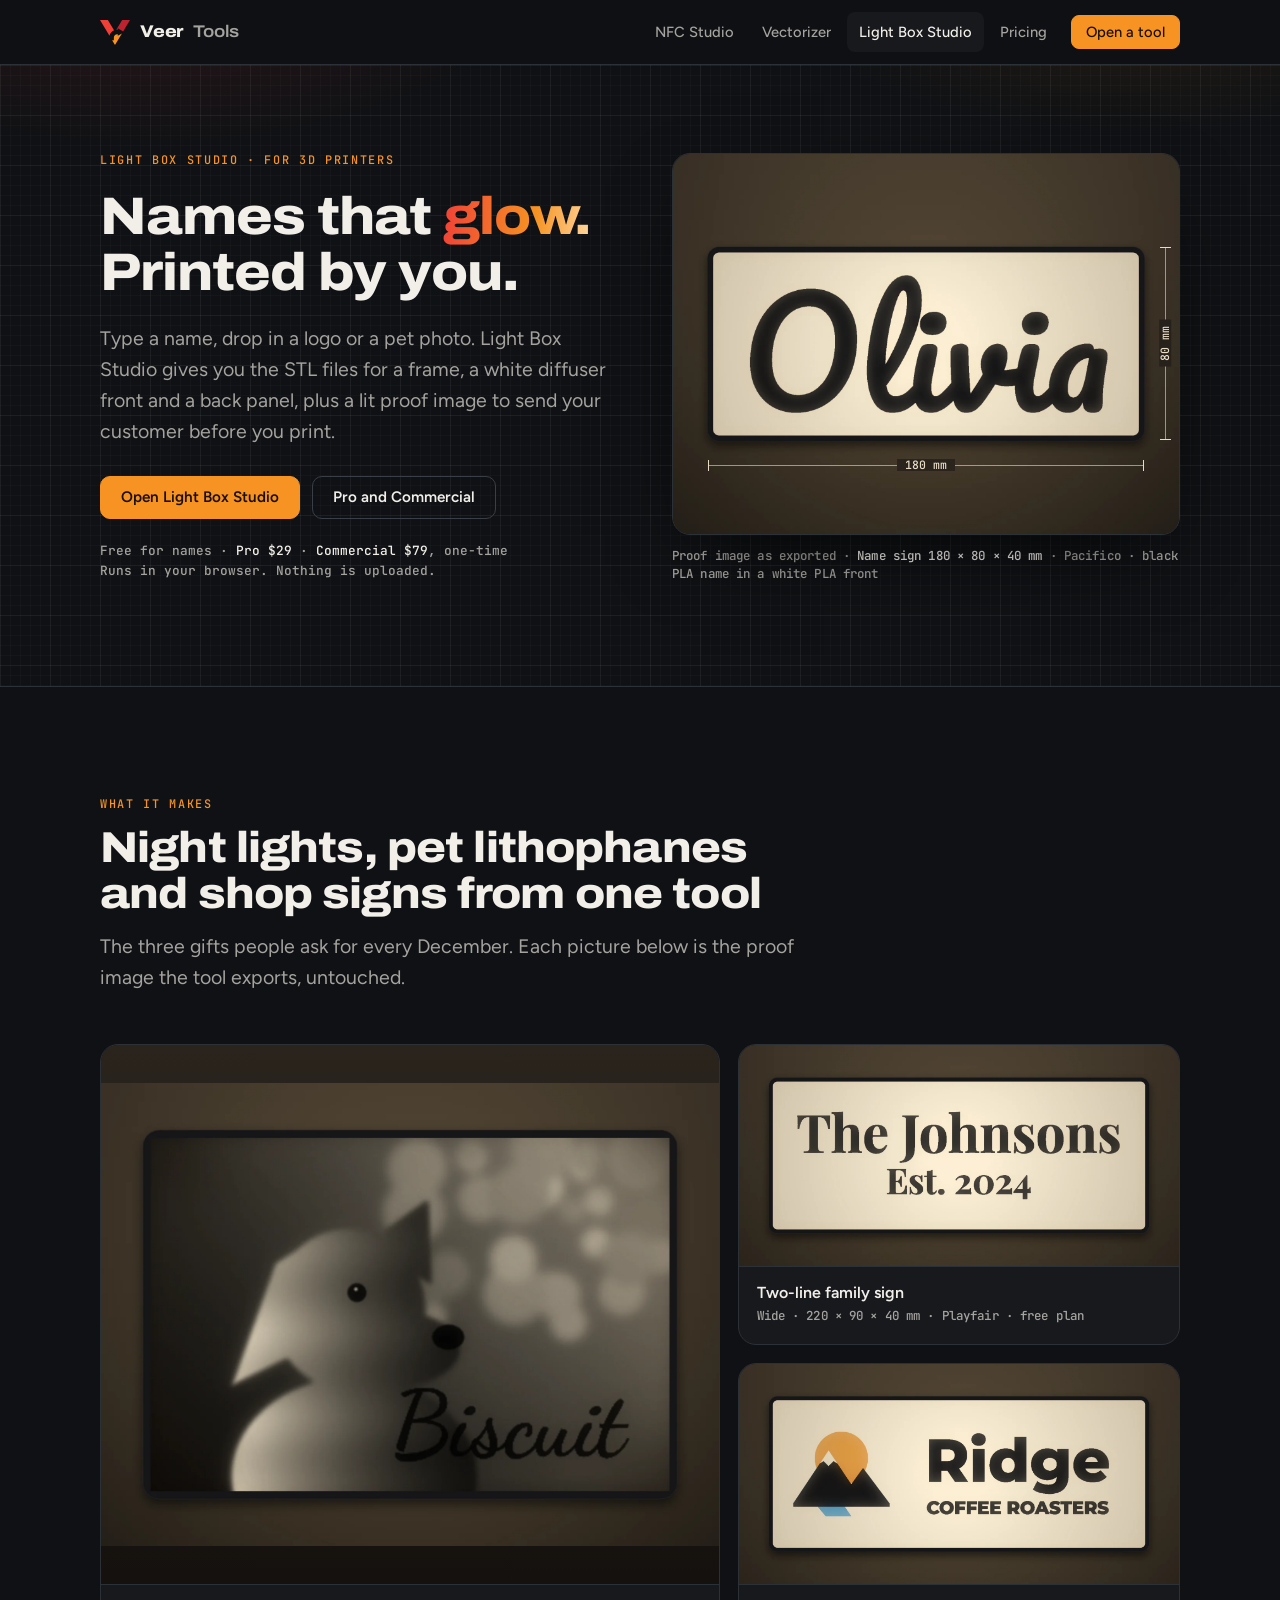
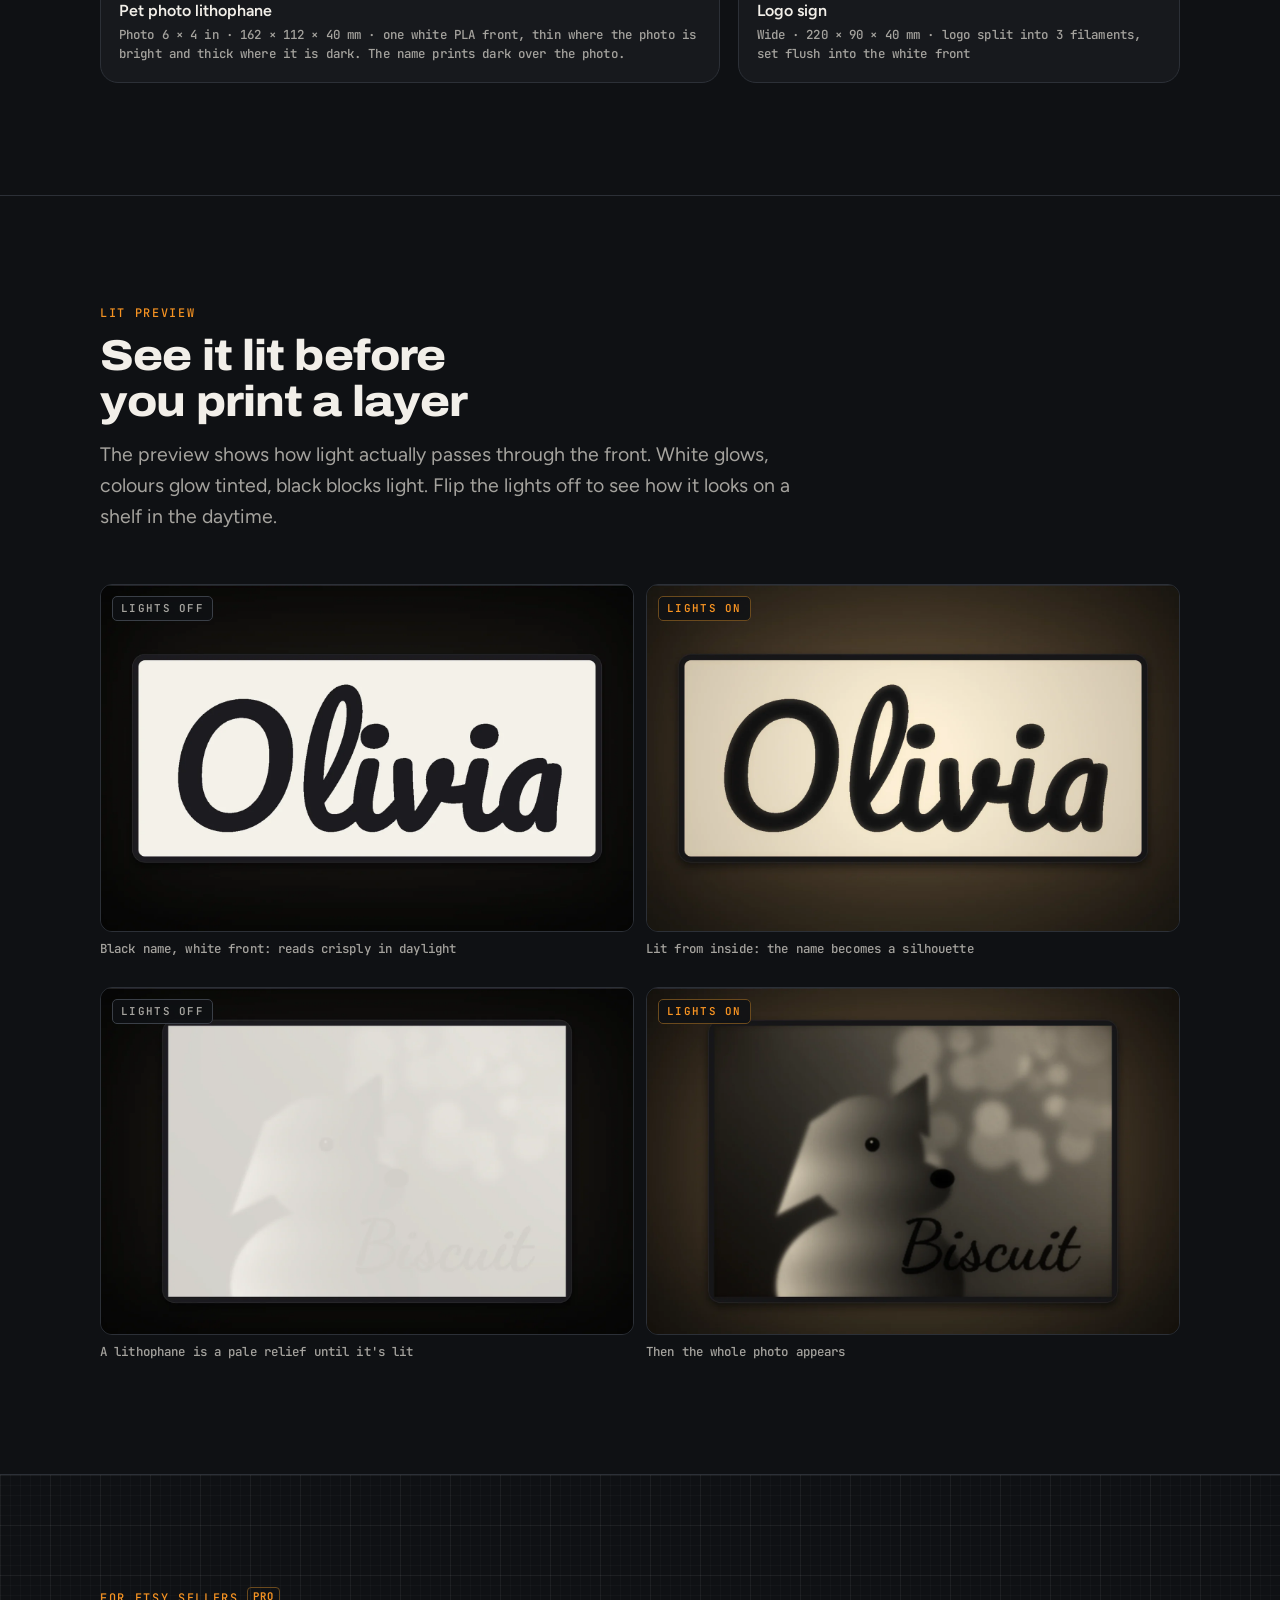
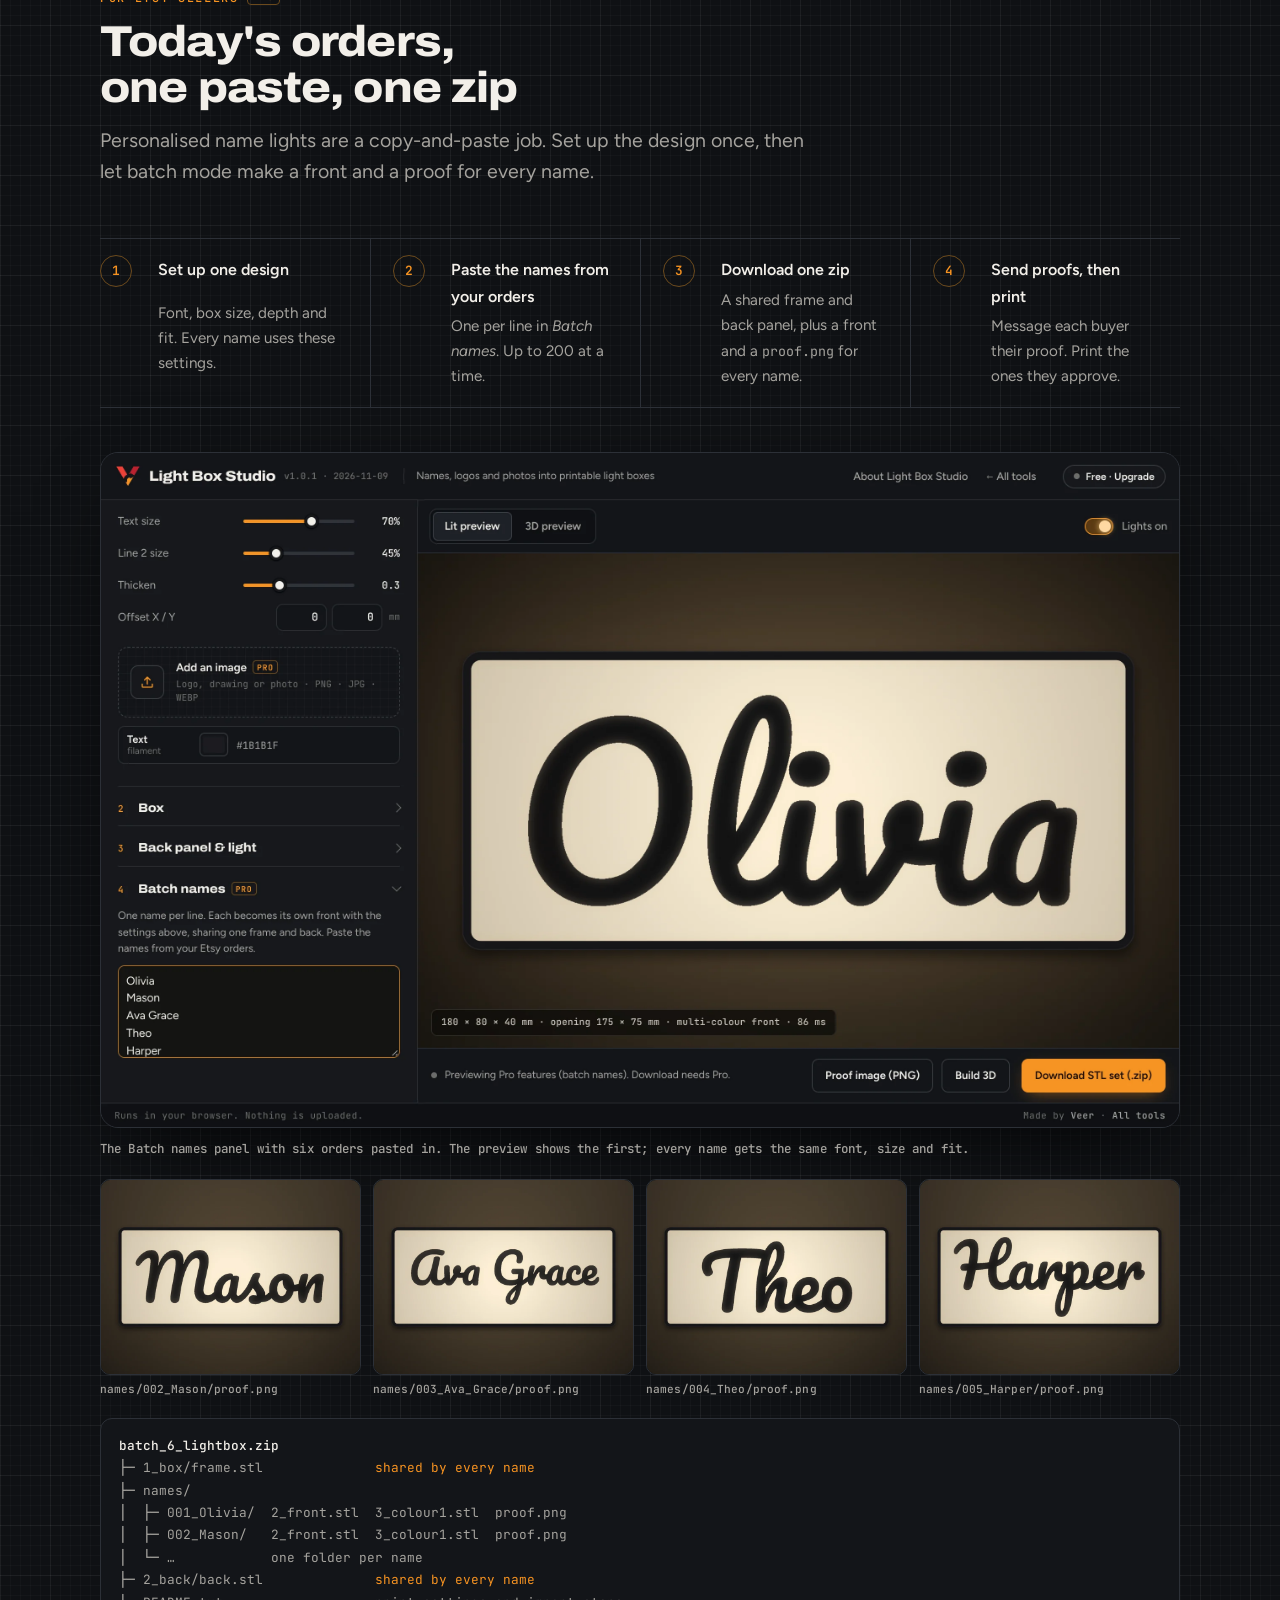
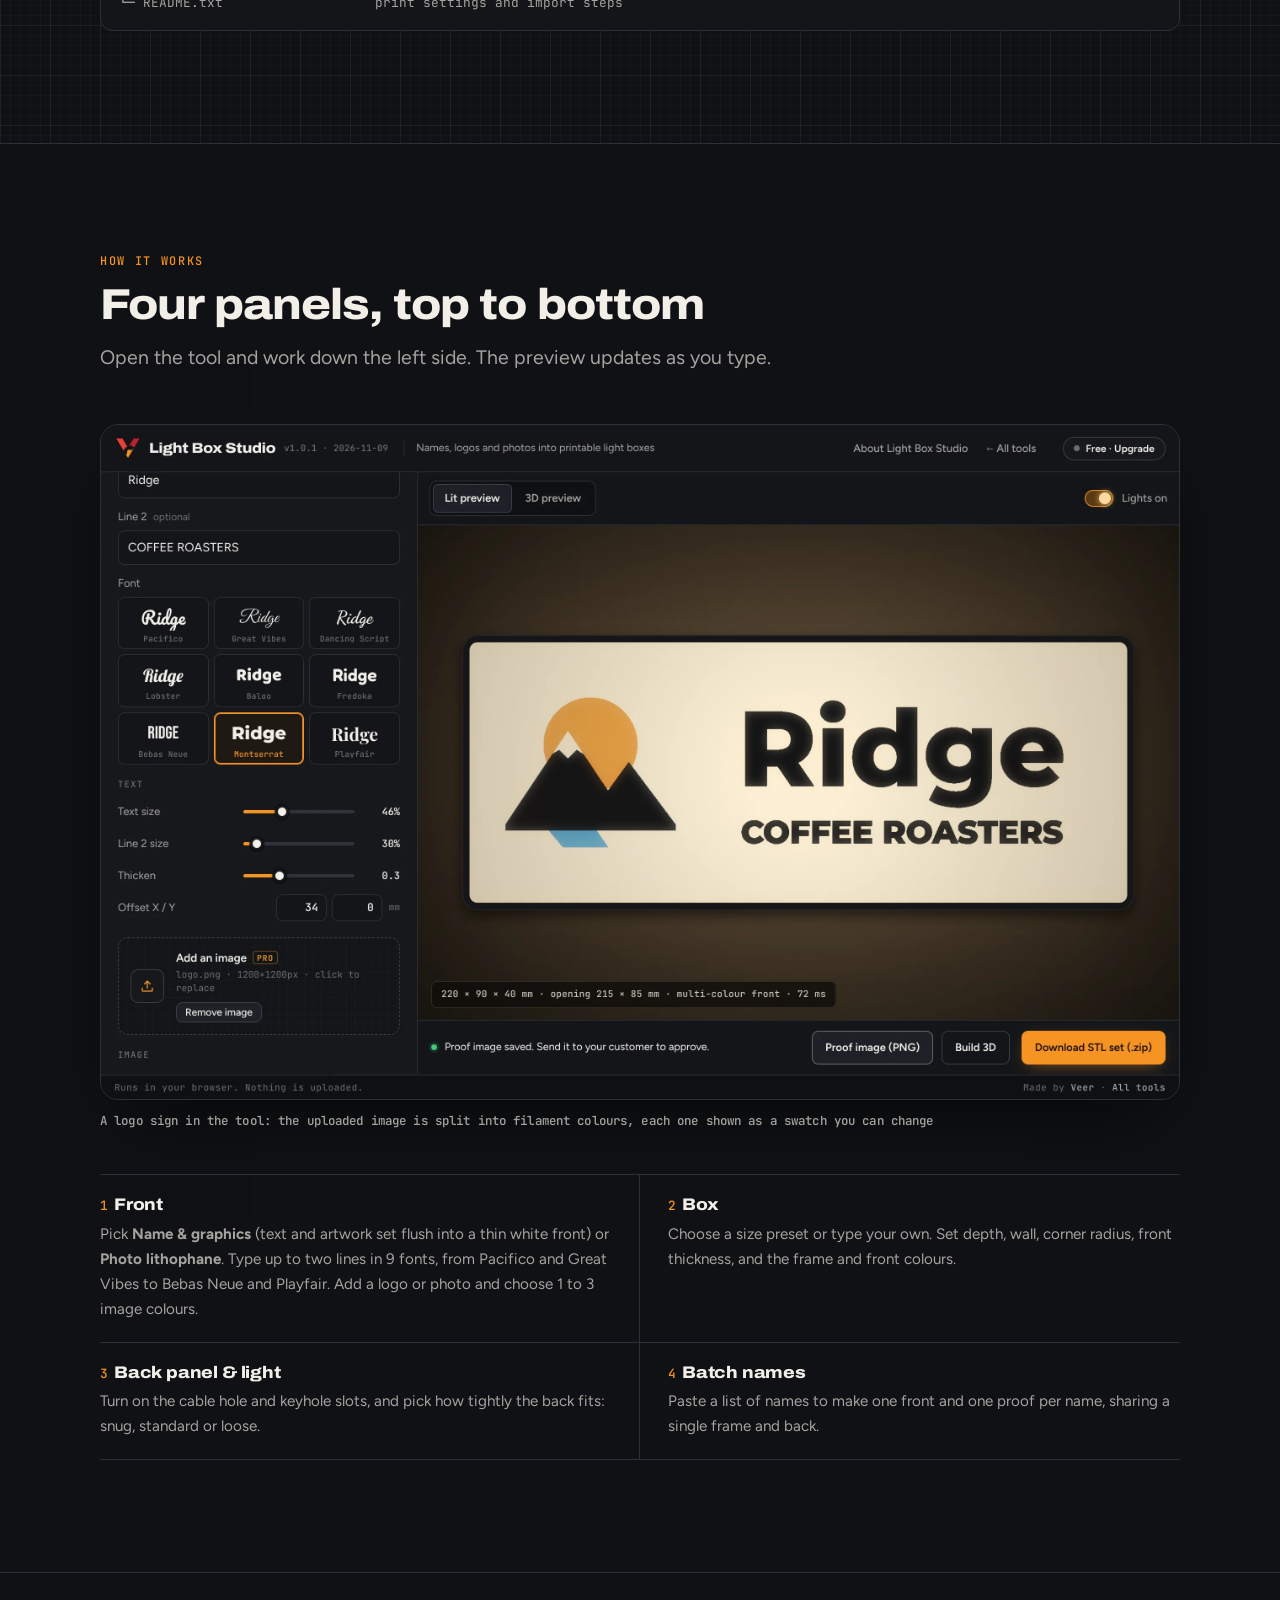
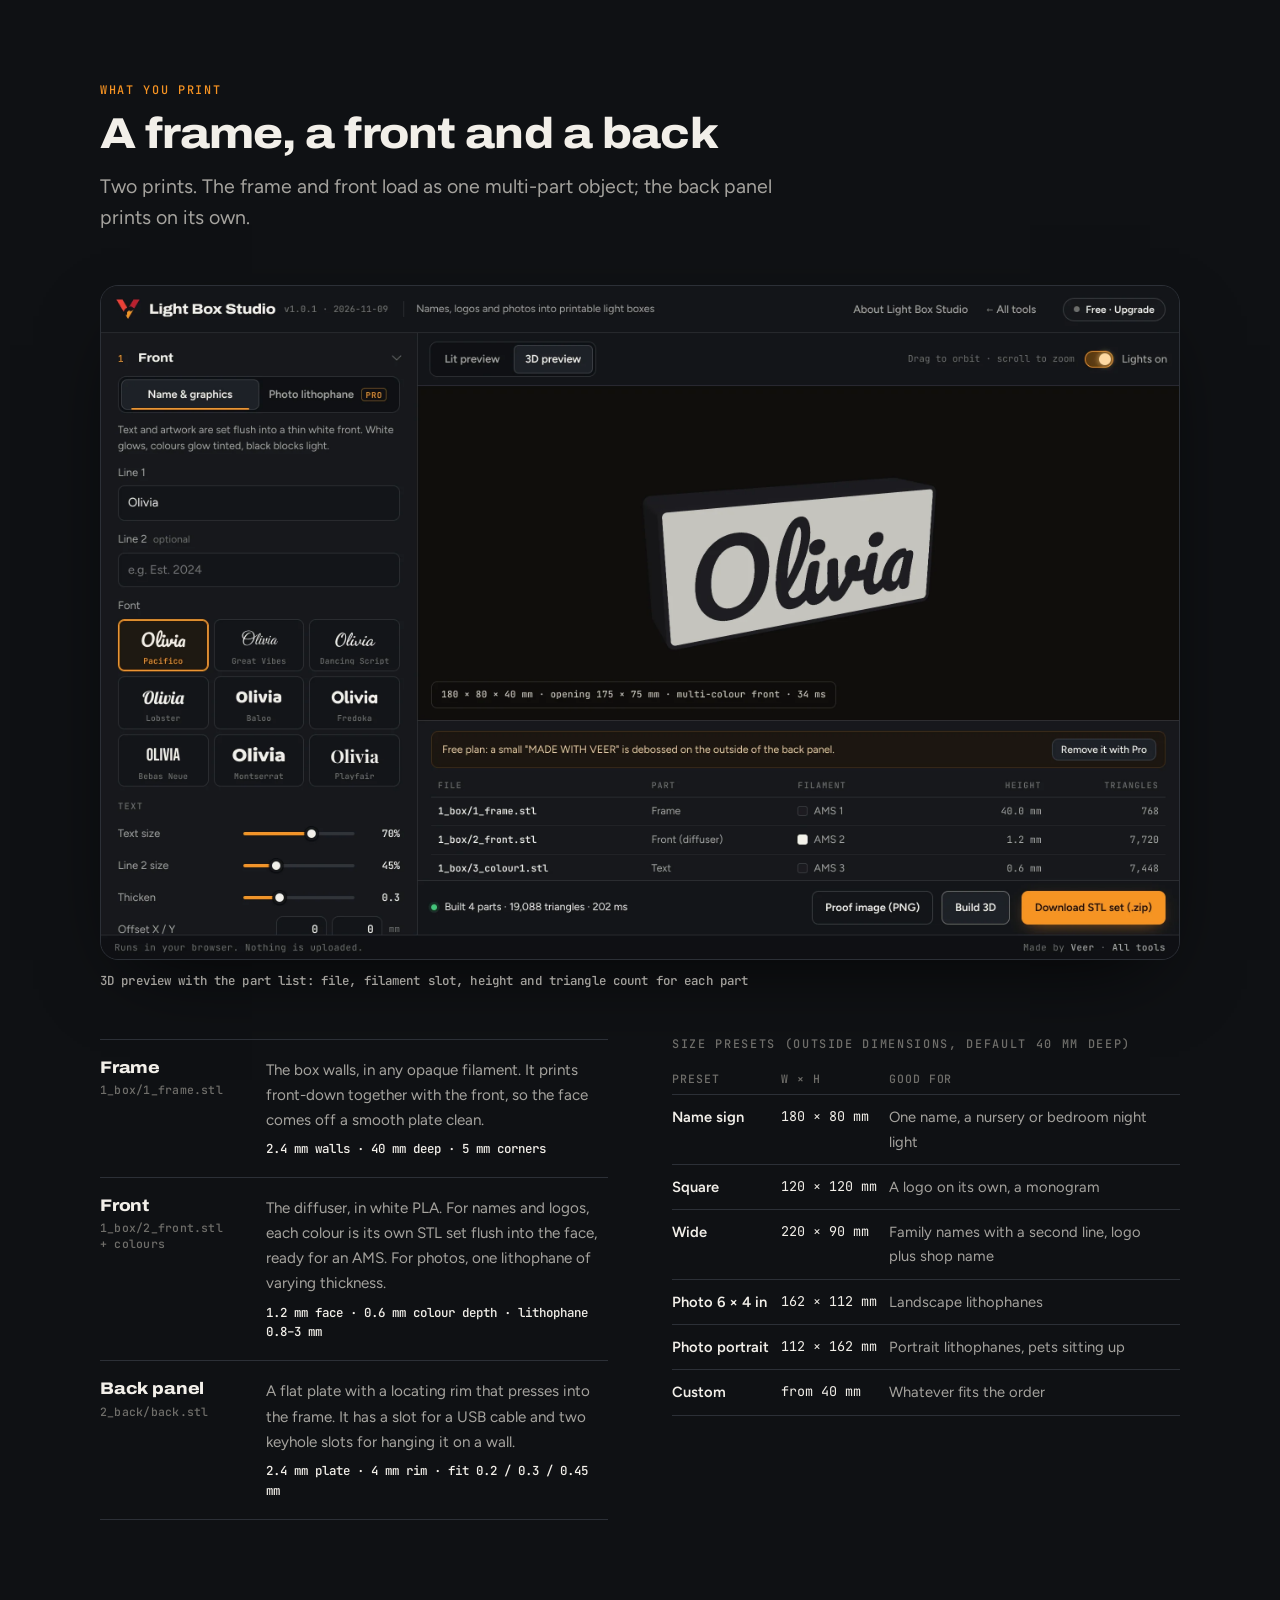
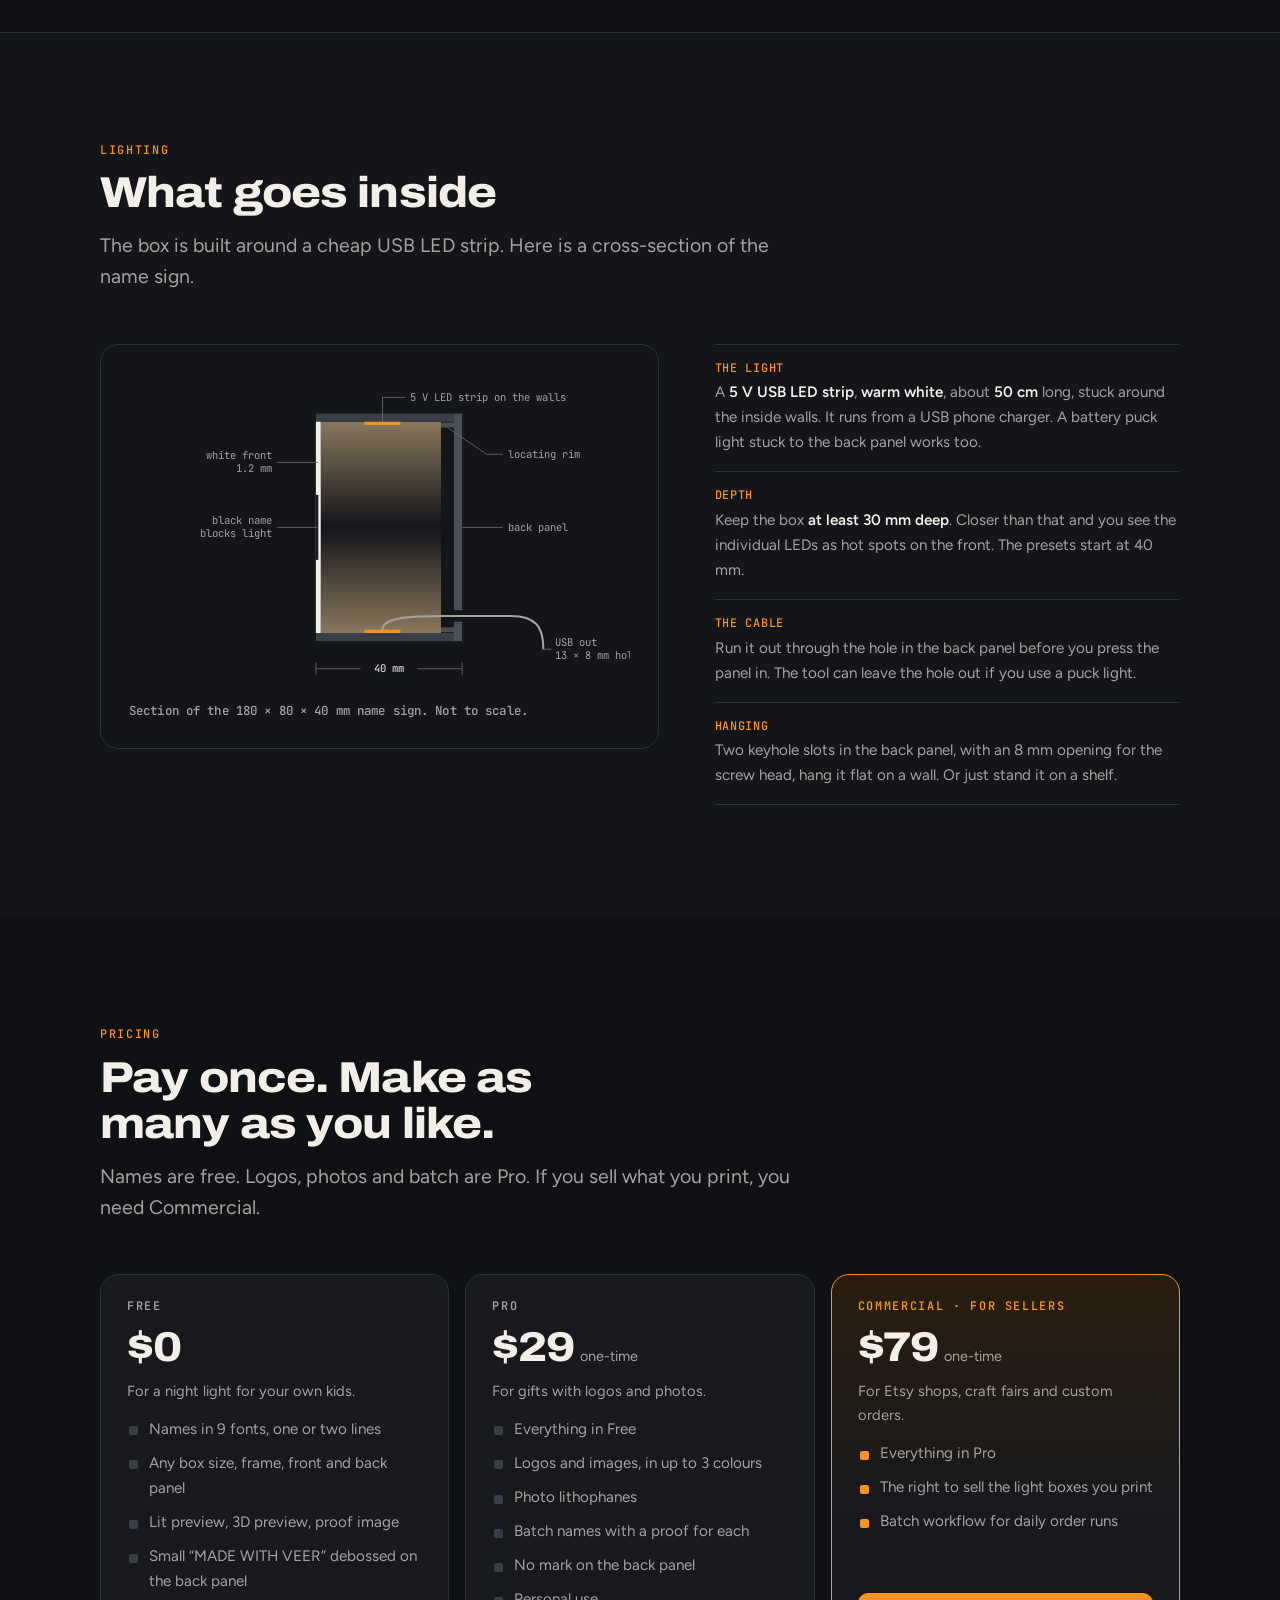
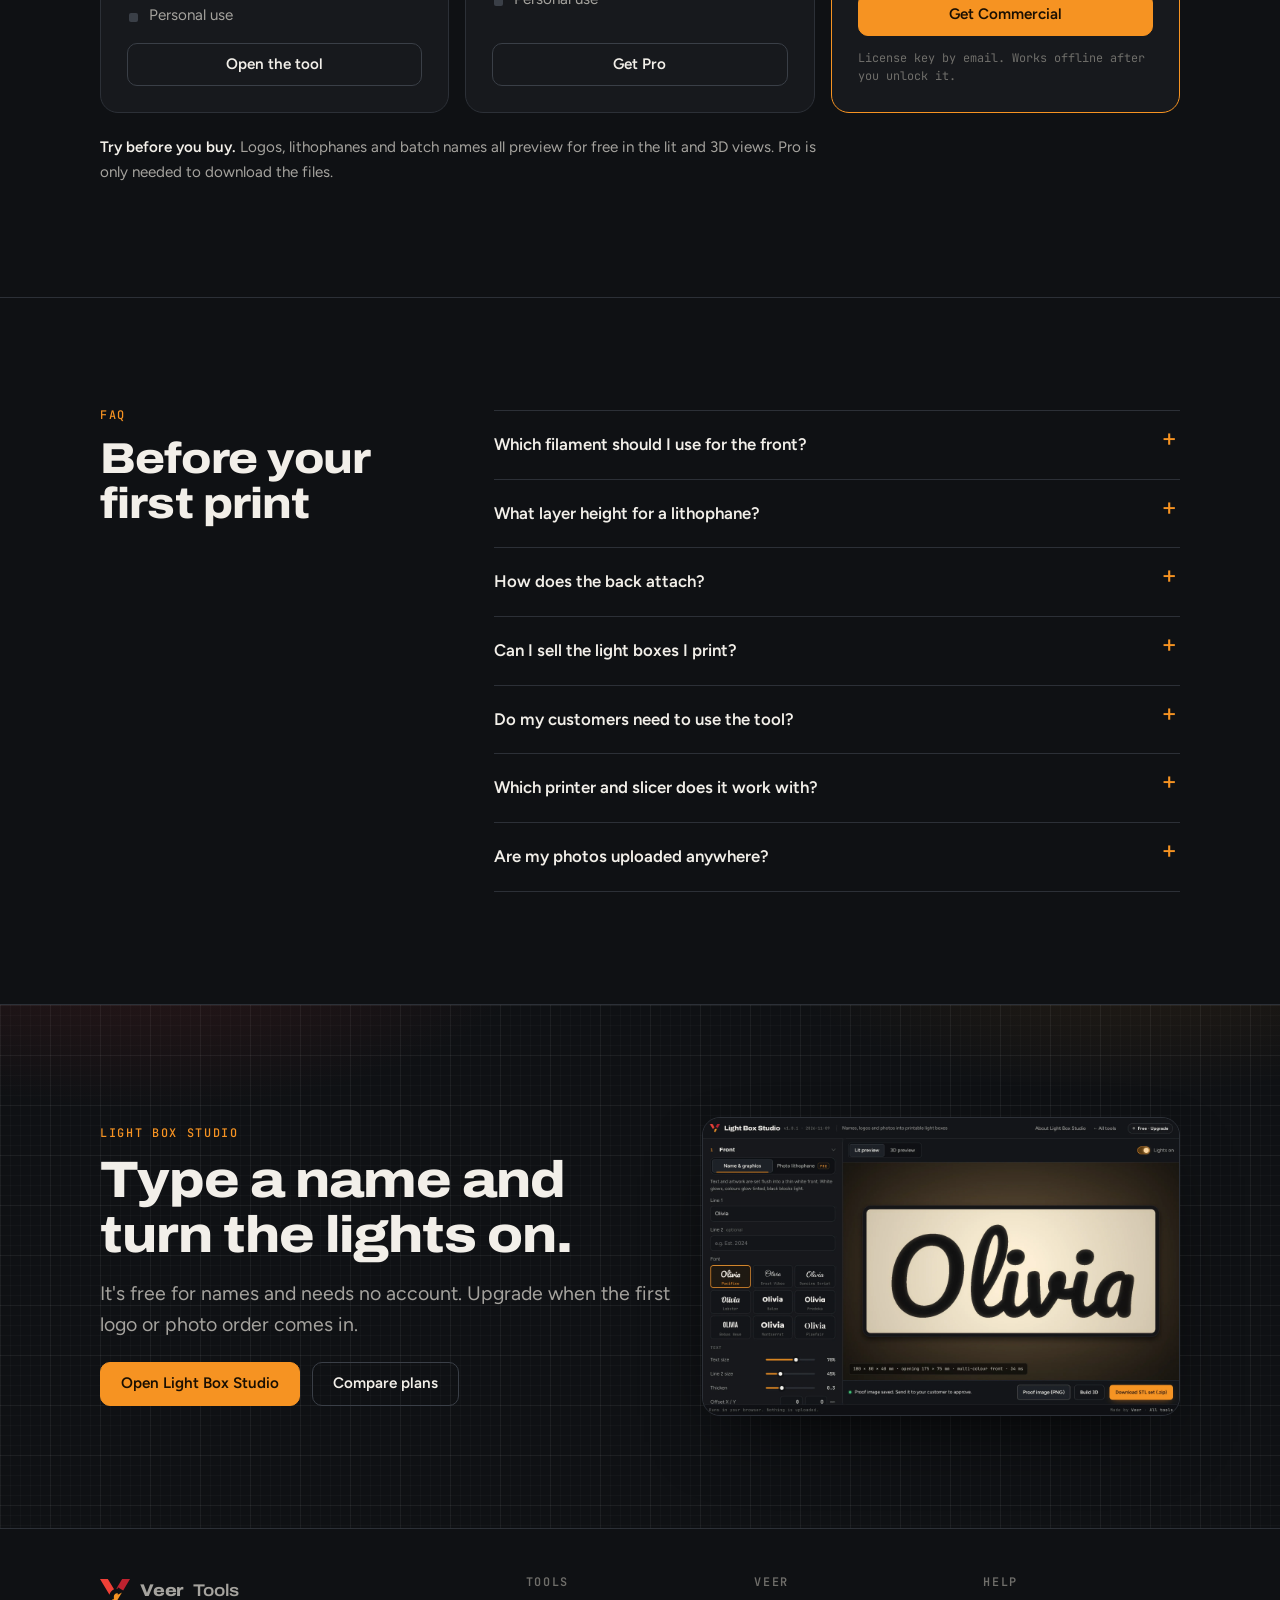
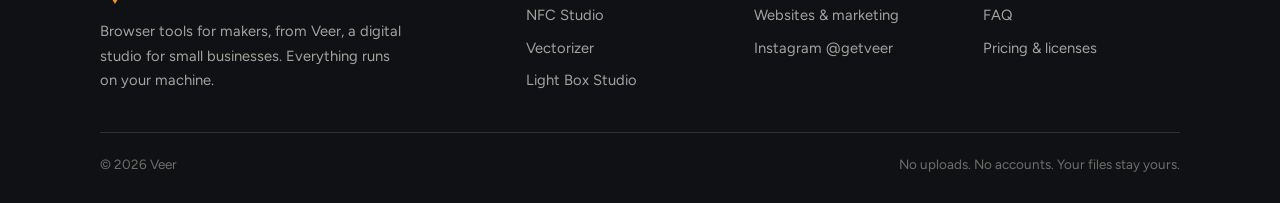
<file: lightbox/index.html>
<!doctype html>
<html lang="en">
<head>
<meta charset="utf-8">
<meta name="viewport" content="width=device-width,initial-scale=1">
<title>Light Box Studio · 3D-printable name lights, lithophanes and logo signs · Veer Tools</title>
<meta name="description" content="Turn a name, a logo or a pet photo into a 3D-printable light box: frame, white diffuser front and back panel with cable hole and keyholes. Batch your Etsy orders and send each customer a lit proof. Runs in your browser.">
<meta name="theme-color" content="#0f1114">
<meta property="og:type" content="product">
<meta property="og:site_name" content="Veer Tools">
<meta property="og:title" content="Light Box Studio: names, logos and photos that glow">
<meta property="og:description" content="A name, a logo or a pet photo in. STL files for a frame, a white diffuser front and a back panel out, plus a lit proof to send your customer.">
<meta property="og:image" content="/lightbox/img/og.jpg">
<meta property="og:image:width" content="1200">
<meta property="og:image:height" content="630">
<meta property="og:image:alt" content="A 3D-printed light box reading “Olivia” in script, lit warm white">
<meta name="twitter:card" content="summary_large_image">
<link rel="preconnect" href="https://fonts.googleapis.com">
<link rel="preconnect" href="https://fonts.gstatic.com" crossorigin>
<link href="https://fonts.googleapis.com/css2?family=Archivo:wdth,wght@62..125,600..900&family=Figtree:wght@400;500;600;700&family=JetBrains+Mono:wght@400;500;600&display=swap" rel="stylesheet">
<link rel="stylesheet" href="/assets/site.css">
<style>
/* ── Light Box Studio product page. Tokens come from /assets/site.css. ── */
.skip{position:absolute;left:12px;top:-60px;z-index:50;background:var(--orange);color:#1a0f02;padding:10px 14px;border-radius:8px;font-weight:600;text-decoration:none}
.skip:focus{top:12px}
main section[id]{scroll-margin-top:80px}
.split{display:grid;gap:clamp(28px,5vw,64px);align-items:center}
@media (min-width:960px){ .split{grid-template-columns:minmax(0,5fr) minmax(0,7fr)} .split.flip{grid-template-columns:minmax(0,7fr) minmax(0,5fr)} }
figure{margin:0}
figcaption{font:500 .78rem/1.5 var(--mono);color:var(--tx-2);margin-top:12px;letter-spacing:.01em}
figcaption b{color:var(--tx);font-weight:500}
.shot img{aspect-ratio:auto}

/* hero */
.hero,.cta{overflow:clip}
/* site.css's ".nav a" colour outranks ".btn-primary", which leaves the header button's label orange on orange */
.site-head .nav a.btn-primary{color:#1a0f02}
.hero{padding-block:clamp(40px,7vw,88px) clamp(56px,8vw,104px);border-bottom:1px solid var(--line)}
.hero .copy{display:flex;flex-direction:column;gap:22px}
.hero h1{font-size:clamp(2.4rem,9vw,3.3rem)}
.hero h1 .ln{display:block}
/* each line is ~9.3× the font size wide; at ≥960px the column is ~(100vw − 110px)/2, so 4.6vw keeps both lines on one row */
@media (min-width:960px){ .hero .split{grid-template-columns:minmax(0,1fr) minmax(0,1fr)} .hero h1{font-size:min(4.6vw,3.3rem)} .hero h1 .ln{white-space:nowrap} }
.hero .ctas{display:flex;gap:12px;flex-wrap:wrap;margin-top:6px}
.hero .small{font:500 .8rem/1.6 var(--mono);color:var(--tx-2)}
.hero .small span{color:var(--tx)}
.hero-shot .shot{position:relative}
.hero-shot .shot{background:#1f1a15}
/* technical dimension lines drawn over the proof image (box spans 6.9–93.1% × 24.4–75.4%) */
.dl{position:absolute;font:500 .72rem/1 var(--mono);color:#e9dcc6;pointer-events:none}
.dl-w{left:6.9%;right:6.9%;top:82%;height:1px;background:#e9dcc699}
.dl-w::before,.dl-w::after{content:"";position:absolute;top:-5px;width:1px;height:11px;background:#e9dcc6}
.dl-w::before{left:0} .dl-w::after{right:0}
.dl-w span{position:absolute;left:50%;top:-.5em;transform:translateX(-50%);background:#2a241d;padding:0 8px}
.dl-h{right:2.6%;top:24.4%;bottom:24.6%;width:1px;background:#e9dcc699}
.dl-h::before,.dl-h::after{content:"";position:absolute;left:-5px;width:11px;height:1px;background:#e9dcc6}
.dl-h::before{top:0} .dl-h::after{bottom:0}
.dl-h span{position:absolute;top:50%;left:50%;transform:translate(-50%,-50%) rotate(-90deg);background:#27211b;padding:0 6px;white-space:nowrap}
@media (max-width:520px){ .dl{font-size:.62rem} }

/* examples */
.examples{display:grid;gap:18px}
@media (min-width:880px){ .examples{grid-template-columns:minmax(0,7fr) minmax(0,5fr);grid-template-rows:auto auto} .examples .big{grid-row:span 2} }
.examples figure{background:var(--panel);border:1px solid var(--line);border-radius:var(--r-lg);overflow:hidden;display:flex;flex-direction:column}
.examples figure img{width:100%;height:auto}
.examples .big img{flex:1;min-height:0;object-fit:contain;background:linear-gradient(180deg,#2a241d,#14110e)}
.examples figure:not(.big) img{aspect-ratio:2/1;object-fit:cover}
.examples figcaption{margin:0;padding:16px 18px 18px;border-top:1px solid var(--line);display:flex;flex-direction:column;gap:4px}
.examples figcaption strong{font:600 1rem/1.3 var(--body);color:var(--tx);letter-spacing:0}

/* lights on / off */
.pairs{display:grid;gap:28px}
.pair{display:grid;gap:12px;grid-template-columns:1fr 1fr}
@media (max-width:640px){ .pair{grid-template-columns:1fr} }
.pair figure{position:relative}
.pair img{border-radius:var(--r);border:1px solid var(--line);width:100%;height:auto}
.pair figcaption{margin-top:8px}
.tag-state{position:absolute;top:12px;left:12px;font:600 .68rem/1 var(--mono);letter-spacing:.12em;text-transform:uppercase;padding:6px 8px;border-radius:5px;background:#0f1114d9;border:1px solid var(--line-2);color:var(--tx-2)}
.tag-state.on{color:var(--orange);border-color:#6b4a1d}
.pair-note{color:var(--tx-2);max-width:62ch;margin-top:4px}

/* etsy workflow */
.steps{list-style:none;margin:0 0 clamp(28px,4vw,44px);padding:0;display:grid;gap:0;counter-reset:s;border-top:1px solid var(--line)}
@media (min-width:860px){ .steps{grid-template-columns:repeat(4,minmax(0,1fr));border-bottom:1px solid var(--line)} .steps li{border-bottom:0!important;padding-right:22px!important} .steps li + li{border-left:1px solid var(--line);padding-left:22px} }
.steps li{counter-increment:s;display:grid;grid-template-columns:44px minmax(0,1fr);gap:4px 14px;padding:18px 0;border-bottom:1px solid var(--line)}
.steps li::before{content:counter(s);grid-row:span 2;font:600 .8rem/1 var(--mono);color:var(--orange);width:30px;height:30px;border:1px solid #6b4a1d;border-radius:50%;display:grid;place-items:center;margin-top:-2px}
.steps b{font-weight:600}
.steps p{color:var(--tx-2);font-size:.95rem}
.proofs{display:grid;gap:12px;grid-template-columns:repeat(4,minmax(0,1fr));margin-top:20px}
@media (max-width:720px){ .proofs{grid-template-columns:repeat(2,minmax(0,1fr))} }
.proofs img{border-radius:10px;border:1px solid var(--line);width:100%;height:auto}
.proofs figcaption{font-size:.7rem;margin-top:6px;overflow-wrap:anywhere}
.tree{font:400 .8rem/1.75 var(--mono);color:var(--tx-2);background:var(--bg-2);border:1px solid var(--line);border-radius:var(--r);padding:16px 18px;margin:20px 0 0;overflow-x:auto;white-space:pre}
.tree b{color:var(--tx);font-weight:500}
.tree i{font-style:normal;color:var(--orange)}

/* how it works: the tool's four panels */
.panels{display:grid;gap:0;border-top:1px solid var(--line)}
@media (min-width:720px){ .panels{grid-template-columns:1fr 1fr} .panels > div:nth-child(odd){padding-right:28px;border-right:1px solid var(--line)} .panels > div:nth-child(even){padding-left:28px} }
.panels > div{padding:20px 0;border-bottom:1px solid var(--line);display:flex;flex-direction:column;gap:6px}
.panels h3{font-size:1.05rem}
.panels h3 .mono{color:var(--orange);font-weight:500;margin-right:6px;font-size:.8rem}
.panels p{color:var(--tx-2);font-size:.95rem}

/* what you print */
.print-cols{display:grid;gap:clamp(28px,5vw,64px);margin-top:clamp(32px,4vw,48px);align-items:start}
@media (min-width:960px){ .print-cols{grid-template-columns:minmax(0,1fr) minmax(0,1fr)} }
.parts{display:grid;gap:0;border-top:1px solid var(--line)}
.parts > div{display:grid;grid-template-columns:minmax(0,150px) minmax(0,1fr);gap:16px;padding:18px 0;border-bottom:1px solid var(--line)}
@media (max-width:520px){ .parts > div{grid-template-columns:1fr;gap:6px} }
.parts h3{font-size:1.05rem}
.parts h3 small{display:block;font:500 .72rem/1.4 var(--mono);color:var(--tx-3);letter-spacing:.02em;margin-top:4px}
.parts p{color:var(--tx-2);font-size:.95rem}
.parts .spec{font:500 .78rem/1.6 var(--mono);color:var(--tx);display:block;margin-top:6px}
.sizes{width:100%;border-collapse:collapse;font-size:.92rem}
.sizes caption{text-align:left;font:500 .74rem/1 var(--mono);letter-spacing:.14em;text-transform:uppercase;color:var(--tx-3);padding-bottom:12px}
.sizes th,.sizes td{text-align:left;padding:10px 12px 10px 0;border-bottom:1px solid var(--line);vertical-align:top}
.sizes th{font-weight:600;color:var(--tx);white-space:nowrap}
.sizes td{color:var(--tx-2)}
.sizes td.mm{font-family:var(--mono);font-size:.84rem;color:var(--tx);white-space:nowrap}
.sizes thead th{font:500 .72rem/1 var(--mono);letter-spacing:.08em;text-transform:uppercase;color:var(--tx-3)}

/* lighting */
.light-grid{display:grid;gap:clamp(28px,5vw,56px);align-items:start}
@media (min-width:900px){ .light-grid{grid-template-columns:minmax(0,6fr) minmax(0,5fr)} }
.light-grid > *{min-width:0}
.section-svg{background:var(--bg-2);border:1px solid var(--line);border-radius:var(--r-lg);padding:clamp(14px,3vw,28px)}
.section-svg .scroll{overflow-x:auto;-webkit-overflow-scrolling:touch}
.section-svg svg{width:100%;height:auto;min-width:520px}
.section-svg text{font-family:var(--mono);font-size:13px;fill:var(--tx-2)}
.checklist{list-style:none;margin:0;padding:0;border-top:1px solid var(--line)}
.checklist li{padding:16px 0;border-bottom:1px solid var(--line);display:flex;flex-direction:column;gap:4px}
.checklist .k{font:500 .74rem/1.3 var(--mono);color:var(--orange);letter-spacing:.06em;text-transform:uppercase}
.checklist p{color:var(--tx-2);font-size:.95rem}
.checklist b{color:var(--tx);font-weight:600}

/* pricing */
.price .who{font-size:.92rem;color:var(--tx-2);margin-top:-4px}
.price .btn{width:100%}
.price .fine{font:400 .74rem/1.5 var(--mono);color:var(--tx-3)}
.price-note{margin-top:22px;color:var(--tx-2);font-size:.95rem;max-width:72ch}
.price-note b{color:var(--tx);font-weight:600}

/* FAQ + CTA */
.faq-wrap{display:grid;gap:clamp(24px,4vw,56px)}
@media (min-width:900px){ .faq-wrap{grid-template-columns:minmax(0,4fr) minmax(0,8fr)} }
.faq details p + p{margin-top:-8px}
.faq code{font:500 .85em var(--mono);color:var(--tx)}
.cta{border-top:1px solid var(--line)}
.cta .wrap{display:grid;gap:28px;align-items:center}
@media (min-width:900px){ .cta .wrap{grid-template-columns:minmax(0,6fr) minmax(0,5fr)} }
.cta h2{font-size:clamp(2rem,4.4vw,3.2rem)}
.cta .ctas{display:flex;gap:12px;flex-wrap:wrap;margin-top:22px}
</style>
</head>
<body>
<a class="skip" href="#main">Skip to content</a>

<header class="site-head">
  <div class="wrap">
    <a class="brand" href="/" aria-label="Veer Tools home">
      <svg viewBox="0 0 79.9 66.6" aria-hidden="true"><g transform="translate(-100.447,-44.954)"><path transform="matrix(1,0,0,-1,125.672,87.0075)" d="M0 0-25.225 42.053H-4.347L12.208 14.454C6.144 11.892 1.523 6.522 0 0" fill="#ef4037"/><path transform="matrix(1,0,0,-1,145.9093,70.930309)" d="M0 0H1.884V3.96L10.637-1.095 16.258-4.341 34.443 25.976H13.564L-2.078-.103C-1.395-.035-.701 0 0 0" fill="#bd222f"/><path transform="matrix(1,0,0,-1,156.546,82.131008)" d="M0 0-8.753-5.054V-1.033H-10.637C-12.896-1.033-15.034-1.928-16.658-3.551-18.283-5.177-19.178-7.314-19.178-9.574V-16.618H-23.83L-16.146-29.428 2.305 1.331Z" fill="#f69322"/></g></svg>
      Veer <span>Tools</span>
    </a>
    <nav class="nav" aria-label="Main">
      <a class="hide-sm" href="/nfc-studio/">NFC Studio</a>
      <a class="hide-sm" href="/vectorizer/">Vectorizer</a>
      <a class="hide-sm" href="/lightbox/" aria-current="page">Light Box Studio</a>
      <a class="hide-sm" href="/#pricing">Pricing</a>
      <a class="btn btn-primary btn-sm" href="/#tools">Open a tool</a>
    </nav>
  </div>
</header>

<main id="main">

<!-- ───────────── hero ───────────── -->
<section class="hero mm-grid glow" aria-labelledby="hero-title">
  <div class="wrap split">
    <div class="copy">
      <p class="eyebrow">Light Box Studio · for 3D printers</p>
      <h1 id="hero-title"><span class="ln">Names that <span class="grad">glow.</span></span> <span class="ln">Printed by you.</span></h1>
      <p class="lede">Type a name, drop in a logo or a pet photo. Light Box Studio gives you the STL files for a frame, a white diffuser front and a back panel, plus a lit proof image to send your customer before you print.</p>
      <div class="ctas">
        <a class="btn btn-primary" href="app.html">Open Light Box Studio</a>
        <a class="btn btn-ghost" href="#pricing">Pro and Commercial</a>
      </div>
      <p class="small">Free for names · <span>Pro $29</span> · <span>Commercial $79</span>, one-time<br>Runs in your browser. Nothing is uploaded.</p>
    </div>
    <figure class="hero-shot">
      <div class="shot">
        <img src="img/proof-olivia.webp" width="1600" height="1200" fetchpriority="high"
             alt="Proof image from Light Box Studio: a dark rectangular light box with “Olivia” in black Pacifico script on a warm-white glowing front.">
        <span class="dl dl-w" aria-hidden="true"><span>180 mm</span></span>
        <span class="dl dl-h" aria-hidden="true"><span>80 mm</span></span>
      </div>
      <figcaption>Proof image as exported · <b>Name sign 180 × 80 × 40 mm</b> · Pacifico · black PLA name in a white PLA front</figcaption>
    </figure>
  </div>
</section>

<!-- ───────────── examples ───────────── -->
<section id="examples" aria-labelledby="ex-title">
  <div class="wrap">
    <div class="section-head">
      <p class="eyebrow">What it makes</p>
      <h2 id="ex-title">Night lights, pet lithophanes and shop signs from one tool</h2>
      <p class="lede">The three gifts people ask for every December. Each picture below is the proof image the tool exports, untouched.</p>
    </div>
    <div class="examples">
      <figure class="big">
        <img src="img/proof-pet.webp" width="1600" height="1200" loading="lazy"
             alt="Proof of a photo lithophane light box: a dog's head and shoulders in soft light against out-of-focus background lights, with the name “Biscuit” in script, glowing warm white.">
        <figcaption><strong>Pet photo lithophane</strong>Photo 6 × 4 in · 162 × 112 × 40 mm · one white PLA front, thin where the photo is bright and thick where it is dark. The name prints dark over the photo.</figcaption>
      </figure>
      <figure>
        <img src="img/proof-family.webp" width="1600" height="1200" loading="lazy"
             alt="Proof of a wide light box reading “The Johnsons” with “Est. 2024” underneath, in a serif font, glowing warm white.">
        <figcaption><strong>Two-line family sign</strong>Wide · 220 × 90 × 40 mm · Playfair · free plan</figcaption>
      </figure>
      <figure>
        <img src="img/proof-logo.webp" width="1600" height="1200" loading="lazy"
             alt="Proof of a business sign light box: a logo with an orange sun, black mountains and a blue river beside the words “Ridge Coffee Roasters”.">
        <figcaption><strong>Logo sign</strong>Wide · 220 × 90 × 40 mm · logo split into 3 filaments, set flush into the white front</figcaption>
      </figure>
    </div>
  </div>
</section>

<hr class="rule">

<!-- ───────────── lights on / off ───────────── -->
<section id="lit" aria-labelledby="lit-title">
  <div class="wrap">
    <div class="section-head">
      <p class="eyebrow">Lit preview</p>
      <h2 id="lit-title">See it lit before you print a layer</h2>
      <p class="lede">The preview shows how light actually passes through the front. White glows, colours glow tinted, black blocks light. Flip the lights off to see how it looks on a shelf in the daytime.</p>
    </div>
    <div class="pairs">
      <div class="pair">
        <figure>
          <img src="img/stage-olivia-off.webp" width="1500" height="976" loading="lazy" alt="Lights off: the Olivia name sign as an off-white front with a crisp black script name.">
          <span class="tag-state">Lights off</span>
          <figcaption>Black name, white front: reads crisply in daylight</figcaption>
        </figure>
        <figure>
          <img src="img/stage-olivia-on.webp" width="1500" height="976" loading="lazy" alt="Lights on: the same sign glowing warm white around the black name.">
          <span class="tag-state on">Lights on</span>
          <figcaption>Lit from inside: the name becomes a silhouette</figcaption>
        </figure>
      </div>
      <div class="pair">
        <figure>
          <img src="img/stage-pet-off.webp" width="1500" height="976" loading="lazy" alt="Lights off: the dog lithophane is a pale, almost blank white panel with a faint relief.">
          <span class="tag-state">Lights off</span>
          <figcaption>A lithophane is a pale relief until it's lit</figcaption>
        </figure>
        <figure>
          <img src="img/stage-pet-on.webp" width="1500" height="976" loading="lazy" alt="Lights on: the same lithophane shows the full photo of the dog in warm tones.">
          <span class="tag-state on">Lights on</span>
          <figcaption>Then the whole photo appears</figcaption>
        </figure>
      </div>
    </div>
  </div>
</section>

<!-- ───────────── Etsy workflow ───────────── -->
<section id="etsy" class="mm-grid" aria-labelledby="etsy-title" style="border-block:1px solid var(--line)">
  <div class="wrap">
    <div class="section-head">
      <p class="eyebrow">For Etsy sellers <span class="badge-pro">Pro</span></p>
      <h2 id="etsy-title">Today's orders, one paste, one zip</h2>
      <p class="lede">Personalised name lights are a copy-and-paste job. Set up the design once, then let batch mode make a front and a proof for every name.</p>
    </div>
    <ol class="steps" aria-label="Batch workflow">
        <li><b>Set up one design</b><p>Font, box size, depth and fit. Every name uses these settings.</p></li>
        <li><b>Paste the names from your orders</b><p>One per line in <em>Batch names</em>. Up to 200 at a time.</p></li>
        <li><b>Download one zip</b><p>A shared frame and back panel, plus a front and a <span class="mono">proof.png</span> for every name.</p></li>
        <li><b>Send proofs, then print</b><p>Message each buyer their proof. Print the ones they approve.</p></li>
      </ol>
      <figure>
        <div class="shot"><img src="img/app-batch.webp" width="2560" height="1600" loading="lazy"
          alt="Light Box Studio with the Batch names panel open, listing Olivia, Mason, Ava Grace, Theo, Harper and Noah, and the lit preview of Olivia in Pacifico."></div>
        <figcaption>The Batch names panel with six orders pasted in. The preview shows the first; every name gets the same font, size and fit.</figcaption>
      </figure>

    <div class="proofs" role="list" aria-label="Proof images from one batch">
      <figure role="listitem"><img src="img/proof-batch-mason.webp" width="800" height="600" loading="lazy" alt="Batch proof: “Mason” in script, lit."><figcaption>names/<wbr>002_Mason/<wbr>proof.png</figcaption></figure>
      <figure role="listitem"><img src="img/proof-batch-ava-grace.webp" width="800" height="600" loading="lazy" alt="Batch proof: “Ava Grace” in script, lit."><figcaption>names/<wbr>003_Ava_Grace/<wbr>proof.png</figcaption></figure>
      <figure role="listitem"><img src="img/proof-batch-theo.webp" width="800" height="600" loading="lazy" alt="Batch proof: “Theo” in script, lit."><figcaption>names/<wbr>004_Theo/<wbr>proof.png</figcaption></figure>
      <figure role="listitem"><img src="img/proof-batch-harper.webp" width="800" height="600" loading="lazy" alt="Batch proof: “Harper” in script, lit."><figcaption>names/<wbr>005_Harper/<wbr>proof.png</figcaption></figure>
    </div>

<pre class="tree" aria-label="Contents of the batch zip"><b>batch_6_lightbox.zip</b>
├─ 1_box/frame.stl              <i>shared by every name</i>
├─ names/
│  ├─ 001_Olivia/  2_front.stl  3_colour1.stl  proof.png
│  ├─ 002_Mason/   2_front.stl  3_colour1.stl  proof.png
│  └─ …            one folder per name
├─ 2_back/back.stl              <i>shared by every name</i>
└─ README.txt                   print settings and import steps</pre>
  </div>
</section>

<!-- ───────────── how it works ───────────── -->
<section id="how" aria-labelledby="how-title">
  <div class="wrap">
    <div class="section-head">
      <p class="eyebrow">How it works</p>
      <h2 id="how-title">Four panels, top to bottom</h2>
      <p class="lede">Open the tool and work down the left side. The preview updates as you type.</p>
    </div>
    <figure style="margin-bottom:clamp(28px,4vw,44px)">
      <div class="shot"><img src="img/app-logo.webp" width="2560" height="1600" loading="lazy"
        alt="Light Box Studio showing a logo sign: an uploaded mountain-and-sun logo split into three filament colours next to the text “Ridge Coffee Roasters”, in the lit preview."></div>
      <figcaption>A logo sign in the tool: the uploaded image is split into filament colours, each one shown as a swatch you can change</figcaption>
    </figure>
    <div class="panels">
      <div><h3><span class="mono">1</span>Front</h3><p>Pick <b>Name &amp; graphics</b> (text and artwork set flush into a thin white front) or <b>Photo lithophane</b>. Type up to two lines in 9 fonts, from Pacifico and Great Vibes to Bebas Neue and Playfair. Add a logo or photo and choose 1 to 3 image colours.</p></div>
      <div><h3><span class="mono">2</span>Box</h3><p>Choose a size preset or type your own. Set depth, wall, corner radius, front thickness, and the frame and front colours.</p></div>
      <div><h3><span class="mono">3</span>Back panel &amp; light</h3><p>Turn on the cable hole and keyhole slots, and pick how tightly the back fits: snug, standard or loose.</p></div>
      <div><h3><span class="mono">4</span>Batch names</h3><p>Paste a list of names to make one front and one proof per name, sharing a single frame and back.</p></div>
    </div>
  </div>
</section>

<hr class="rule">

<!-- ───────────── what you print ───────────── -->
<section id="parts" aria-labelledby="parts-title">
  <div class="wrap">
        <div class="section-head">
          <p class="eyebrow">What you print</p>
          <h2 id="parts-title">A frame, a front and a back</h2>
          <p class="lede">Two prints. The frame and front load as one multi-part object; the back panel prints on its own.</p>
        </div>
      <figure>
        <div class="shot"><img src="img/app-3d.webp" width="2560" height="1600" loading="lazy"
          alt="Light Box Studio 3D preview of the Olivia box, with a part list underneath: frame, front diffuser and text, each assigned to an AMS slot with height and triangle count."></div>
        <figcaption>3D preview with the part list: file, filament slot, height and triangle count for each part</figcaption>
      </figure>
    <div class="print-cols">
        <div class="parts">
          <div><h3>Frame<small>1_box/1_frame.stl</small></h3>
            <p>The box walls, in any opaque filament. It prints front-down together with the front, so the face comes off a smooth plate clean.<span class="spec">2.4 mm walls · 40 mm deep · 5 mm corners</span></p></div>
          <div><h3>Front<small>1_box/2_front.stl + colours</small></h3>
            <p>The diffuser, in white PLA. For names and logos, each colour is its own STL set flush into the face, ready for an AMS. For photos, one lithophane of varying thickness.<span class="spec">1.2 mm face · 0.6 mm colour depth · lithophane 0.8–3 mm</span></p></div>
          <div><h3>Back panel<small>2_back/back.stl</small></h3>
            <p>A flat plate with a locating rim that presses into the frame. It has a slot for a USB cable and two keyhole slots for hanging it on a wall.<span class="spec">2.4 mm plate · 4 mm rim · fit 0.2 / 0.3 / 0.45 mm</span></p></div>
        </div>
      <table class="sizes">
      <caption>Size presets (outside dimensions, default 40 mm deep)</caption>
      <thead><tr><th scope="col">Preset</th><th scope="col">W × H</th><th scope="col">Good for</th></tr></thead>
      <tbody>
        <tr><th scope="row">Name sign</th><td class="mm">180 × 80 mm</td><td>One name, a nursery or bedroom night light</td></tr>
        <tr><th scope="row">Square</th><td class="mm">120 × 120 mm</td><td>A logo on its own, a monogram</td></tr>
        <tr><th scope="row">Wide</th><td class="mm">220 × 90 mm</td><td>Family names with a second line, logo plus shop name</td></tr>
        <tr><th scope="row">Photo 6 × 4 in</th><td class="mm">162 × 112 mm</td><td>Landscape lithophanes</td></tr>
        <tr><th scope="row">Photo portrait</th><td class="mm">112 × 162 mm</td><td>Portrait lithophanes, pets sitting up</td></tr>
        <tr><th scope="row">Custom</th><td class="mm">from 40 mm</td><td>Whatever fits the order</td></tr>
      </tbody>
    </table>
    </div>

  </div>
</section>

<!-- ───────────── lighting ───────────── -->
<section id="lighting" style="border-top:1px solid var(--line);background:var(--bg-2)" aria-labelledby="light-title">
  <div class="wrap">
    <div class="section-head">
      <p class="eyebrow">Lighting</p>
      <h2 id="light-title">What goes inside</h2>
      <p class="lede">The box is built around a cheap USB LED strip. Here is a cross-section of the name sign.</p>
    </div>
    <div class="light-grid">
      <figure class="section-svg">
        <div class="scroll" tabindex="0" role="region" aria-label="Cross-section diagram, scrolls sideways on small screens">
        <svg viewBox="0 0 640 390" role="img" aria-labelledby="sx-t sx-d">
          <title id="sx-t">Cross-section of the light box</title>
          <desc id="sx-d">Side section: the white front on the left, frame walls top and bottom, an LED strip on the inside of each wall, and the back panel on the right with its rim pressed into the frame and a USB cable leaving through the hole. The depth is 40 mm.</desc>
          <defs>
            <linearGradient id="glowT" x1="0" y1="0" x2="0" y2="1"><stop offset="0" stop-color="#ffd9a1" stop-opacity=".5"/><stop offset="1" stop-color="#ffd9a1" stop-opacity="0"/></linearGradient>
            <linearGradient id="glowB" x1="0" y1="1" x2="0" y2="0"><stop offset="0" stop-color="#ffd9a1" stop-opacity=".5"/><stop offset="1" stop-color="#ffd9a1" stop-opacity="0"/></linearGradient>
          </defs>
          <rect x="236" y="60" width="148" height="130" fill="url(#glowT)"/>
          <rect x="236" y="190" width="148" height="130" fill="url(#glowB)"/>
          <rect x="230" y="50" width="170" height="10" fill="#3a3f47"/>
          <rect x="230" y="320" width="170" height="10" fill="#3a3f47"/>
          <rect x="230" y="60" width="6" height="260" fill="#f2efe9"/>
          <rect x="230" y="150" width="3" height="80" fill="#1b1b1f"/>
          <rect x="290" y="60" width="44" height="4" fill="#f69322"/>
          <rect x="290" y="316" width="44" height="4" fill="#f69322"/>
          <rect x="400" y="50" width="10" height="280" fill="#4a5058"/>
          <rect x="384" y="61" width="16" height="6" fill="#4a5058"/>
          <rect x="384" y="313" width="16" height="6" fill="#4a5058"/>
          <rect x="400" y="292" width="10" height="14" fill="#131519"/>
          <path d="M312 316 C312 300 350 299 390 299 L470 299 C500 299 510 312 510 340" fill="none" stroke="#a5a39e" stroke-width="2.5"/>
          <g stroke="#6f6e6a" stroke-width="1"><line x1="230" y1="364" x2="410" y2="364"/><line x1="230" y1="356" x2="230" y2="372"/><line x1="410" y1="356" x2="410" y2="372"/></g>
          <rect x="285" y="356" width="70" height="16" fill="#131519"/>
          <text x="320" y="368" text-anchor="middle" style="fill:#f2efe9">40 mm</text>
          <g stroke="#6f6e6a" stroke-width="1" fill="none">
            <path d="M233 110 H182"/><path d="M232 190 H182"/><path d="M312 60 V30 H340"/><path d="M392 67 L440 100 H460"/><path d="M410 190 H460"/><path d="M510 340 H520"/>
          </g>
          <text x="176" y="106" text-anchor="end">white front</text><text x="176" y="122" text-anchor="end">1.2 mm</text>
          <text x="176" y="186" text-anchor="end">black name</text><text x="176" y="202" text-anchor="end">blocks light</text>
          <text x="346" y="34">5 V LED strip on the walls</text>
          <text x="466" y="104">locating rim</text>
          <text x="466" y="194">back panel</text>
          <text x="524" y="336">USB out</text><text x="524" y="352">13 × 8 mm hole</text>
        </svg>
        </div>
        <figcaption>Section of the 180 × 80 × 40 mm name sign. Not to scale.</figcaption>
      </figure>
      <ul class="checklist">
        <li><span class="k">The light</span><p>A <b>5 V USB LED strip</b>, <b>warm white</b>, about <b>50 cm</b> long, stuck around the inside walls. It runs from a USB phone charger. A battery puck light stuck to the back panel works too.</p></li>
        <li><span class="k">Depth</span><p>Keep the box <b>at least 30 mm deep</b>. Closer than that and you see the individual LEDs as hot spots on the front. The presets start at 40 mm.</p></li>
        <li><span class="k">The cable</span><p>Run it out through the hole in the back panel before you press the panel in. The tool can leave the hole out if you use a puck light.</p></li>
        <li><span class="k">Hanging</span><p>Two keyhole slots in the back panel, with an 8 mm opening for the screw head, hang it flat on a wall. Or just stand it on a shelf.</p></li>
      </ul>
    </div>
  </div>
</section>

<!-- ───────────── pricing ───────────── -->
<section id="pricing" aria-labelledby="price-title">
  <div class="wrap">
    <div class="section-head">
      <p class="eyebrow">Pricing</p>
      <h2 id="price-title">Pay once. Make as many as you like.</h2>
      <p class="lede">Names are free. Logos, photos and batch are Pro. If you sell what you print, you need Commercial.</p>
    </div>
    <div class="prices">
      <div class="price">
        <span class="tier">Free</span>
        <div class="amt">$0</div>
        <p class="who">For a night light for your own kids.</p>
        <ul>
          <li>Names in 9 fonts, one or two lines</li>
          <li>Any box size, frame, front and back panel</li>
          <li>Lit preview, 3D preview, proof image</li>
          <li>Small “MADE WITH VEER” debossed on the back panel</li>
          <li>Personal use</li>
        </ul>
        <a class="btn" href="app.html">Open the tool</a>
      </div>
      <div class="price">
        <span class="tier">Pro</span>
        <div class="amt">$29<small>one-time</small></div>
        <p class="who">For gifts with logos and photos.</p>
        <ul>
          <li>Everything in Free</li>
          <li>Logos and images, in up to 3 colours</li>
          <li>Photo lithophanes</li>
          <li>Batch names with a proof for each</li>
          <li>No mark on the back panel</li>
          <li>Personal use</li>
        </ul>
        <a class="btn" data-checkout="lightbox-pro" data-fallback="app.html" href="app.html">Get Pro</a>
      </div>
      <div class="price feature">
        <span class="tier">Commercial · for sellers</span>
        <div class="amt">$79<small>one-time</small></div>
        <p class="who">For Etsy shops, craft fairs and custom orders.</p>
        <ul>
          <li>Everything in Pro</li>
          <li>The right to sell the light boxes you print</li>
          <li>Batch workflow for daily order runs</li>
        </ul>
        <a class="btn btn-primary" data-checkout="lightbox-commercial" data-fallback="app.html" href="app.html">Get Commercial</a>
        <p class="fine">License key by email. Works offline after you unlock it.</p>
      </div>
    </div>
    <p class="price-note"><b>Try before you buy.</b> Logos, lithophanes and batch names all preview for free in the lit and 3D views. Pro is only needed to download the files.</p>
  </div>
</section>

<hr class="rule">

<!-- ───────────── FAQ ───────────── -->
<section id="faq" aria-labelledby="faq-title">
  <div class="wrap faq-wrap">
    <div class="section-head" style="margin-bottom:0">
      <p class="eyebrow">FAQ</p>
      <h2 id="faq-title">Before your first print</h2>
    </div>
    <div class="faq">
      <details>
        <summary>Which filament should I use for the front?</summary>
        <p>White PLA. It is the diffuser, so it should let light through evenly. For names and logos, black text blocks light and reads as a crisp silhouette; any other colour glows tinted. The frame and back can be any opaque colour. An AMS holds 4 filaments, and the tool warns you if a design needs more.</p>
      </details>
      <details>
        <summary>What layer height for a lithophane?</summary>
        <p>0.12–0.16 mm layers in white PLA at 100% infill look best. Name and logo fronts are fine at 0.2 mm. The README in every download repeats the settings.</p>
      </details>
      <details>
        <summary>How does the back attach?</summary>
        <p>The back panel has a 4 mm locating rim that presses into the back of the frame. No screws or glue. Pick snug (0.2 mm), standard (0.3 mm) or loose (0.45 mm) to suit your printer. If it comes out too tight or too loose, change the fit and re-export.</p>
      </details>
      <details>
        <summary>Can I sell the light boxes I print?</summary>
        <p>Yes, with Commercial ($79, one-time). Free and Pro are for personal use and gifts.</p>
      </details>
      <details>
        <summary>Do my customers need to use the tool?</summary>
        <p>No. You make the file and send them the proof image to approve. They never see Light Box Studio. In batch mode every name gets its own <code>proof.png</code>, ready to attach to an Etsy message.</p>
      </details>
      <details>
        <summary>Which printer and slicer does it work with?</summary>
        <p>The files are standard STL. The README gives the steps for Bambu Studio and OrcaSlicer: drag every file in <code>1_box</code> onto the plate together and load them as one object with multiple parts. Name and logo fronts are multi-colour, so they need a multi-material setup such as a Bambu AMS.</p>
      </details>
      <details>
        <summary>Are my photos uploaded anywhere?</summary>
        <p>No. Light Box Studio runs entirely in your browser. Customer photos and names stay on your computer.</p>
      </details>
    </div>
  </div>
</section>

<!-- ───────────── final CTA ───────────── -->
<section class="cta mm-grid glow" aria-labelledby="cta-title">
  <div class="wrap">
    <div>
      <p class="eyebrow">Light Box Studio</p>
      <h2 id="cta-title" style="margin-top:14px">Type a name and turn the lights on.</h2>
      <p class="lede" style="margin-top:16px">It's free for names and needs no account. Upgrade when the first logo or photo order comes in.</p>
      <div class="ctas">
        <a class="btn btn-primary" href="app.html">Open Light Box Studio</a>
        <a class="btn btn-ghost" href="#pricing">Compare plans</a>
      </div>
    </div>
    <figure>
      <div class="shot"><img src="img/app-lit.webp" width="2560" height="1600" loading="lazy"
        alt="Light Box Studio with the Front panel open, font tiles showing Olivia in nine fonts, and a lit preview of the Olivia name sign."></div>
    </figure>
  </div>
</section>

</main>

<footer class="site-foot">
  <div class="wrap">
    <div class="cols">
      <div>
        <a class="brand" href="/"><svg viewBox="0 0 79.9 66.6" aria-hidden="true"><g transform="translate(-100.447,-44.954)"><path transform="matrix(1,0,0,-1,125.672,87.0075)" d="M0 0-25.225 42.053H-4.347L12.208 14.454C6.144 11.892 1.523 6.522 0 0" fill="#ef4037"/><path transform="matrix(1,0,0,-1,145.9093,70.930309)" d="M0 0H1.884V3.96L10.637-1.095 16.258-4.341 34.443 25.976H13.564L-2.078-.103C-1.395-.035-.701 0 0 0" fill="#bd222f"/><path transform="matrix(1,0,0,-1,156.546,82.131008)" d="M0 0-8.753-5.054V-1.033H-10.637C-12.896-1.033-15.034-1.928-16.658-3.551-18.283-5.177-19.178-7.314-19.178-9.574V-16.618H-23.83L-16.146-29.428 2.305 1.331Z" fill="#f69322"/></g></svg> Veer <span>Tools</span></a>
        <p style="margin-top:14px;max-width:34ch">Browser tools for makers, from Veer, a digital studio for small businesses. Everything runs on your machine.</p>
      </div>
      <div><h4>Tools</h4><ul><li><a href="/nfc-studio/">NFC Studio</a></li><li><a href="/vectorizer/">Vectorizer</a></li><li><a href="/lightbox/">Light Box Studio</a></li></ul></div>
      <div><h4>Veer</h4><ul><li><a href="https://veersolutions.com">Websites &amp; marketing</a></li><li><a href="https://instagram.com/getveer">Instagram @getveer</a></li></ul></div>
      <div><h4>Help</h4><ul><li><a href="/#faq">FAQ</a></li><li><a href="/#pricing">Pricing &amp; licenses</a></li></ul></div>
    </div>
    <div class="base"><span>© 2026 Veer</span><span>No uploads. No accounts. Your files stay yours.</span></div>
  </div>
</footer>

<script src="/assets/checkout.js" defer></script>
</body>
</html>
</file>
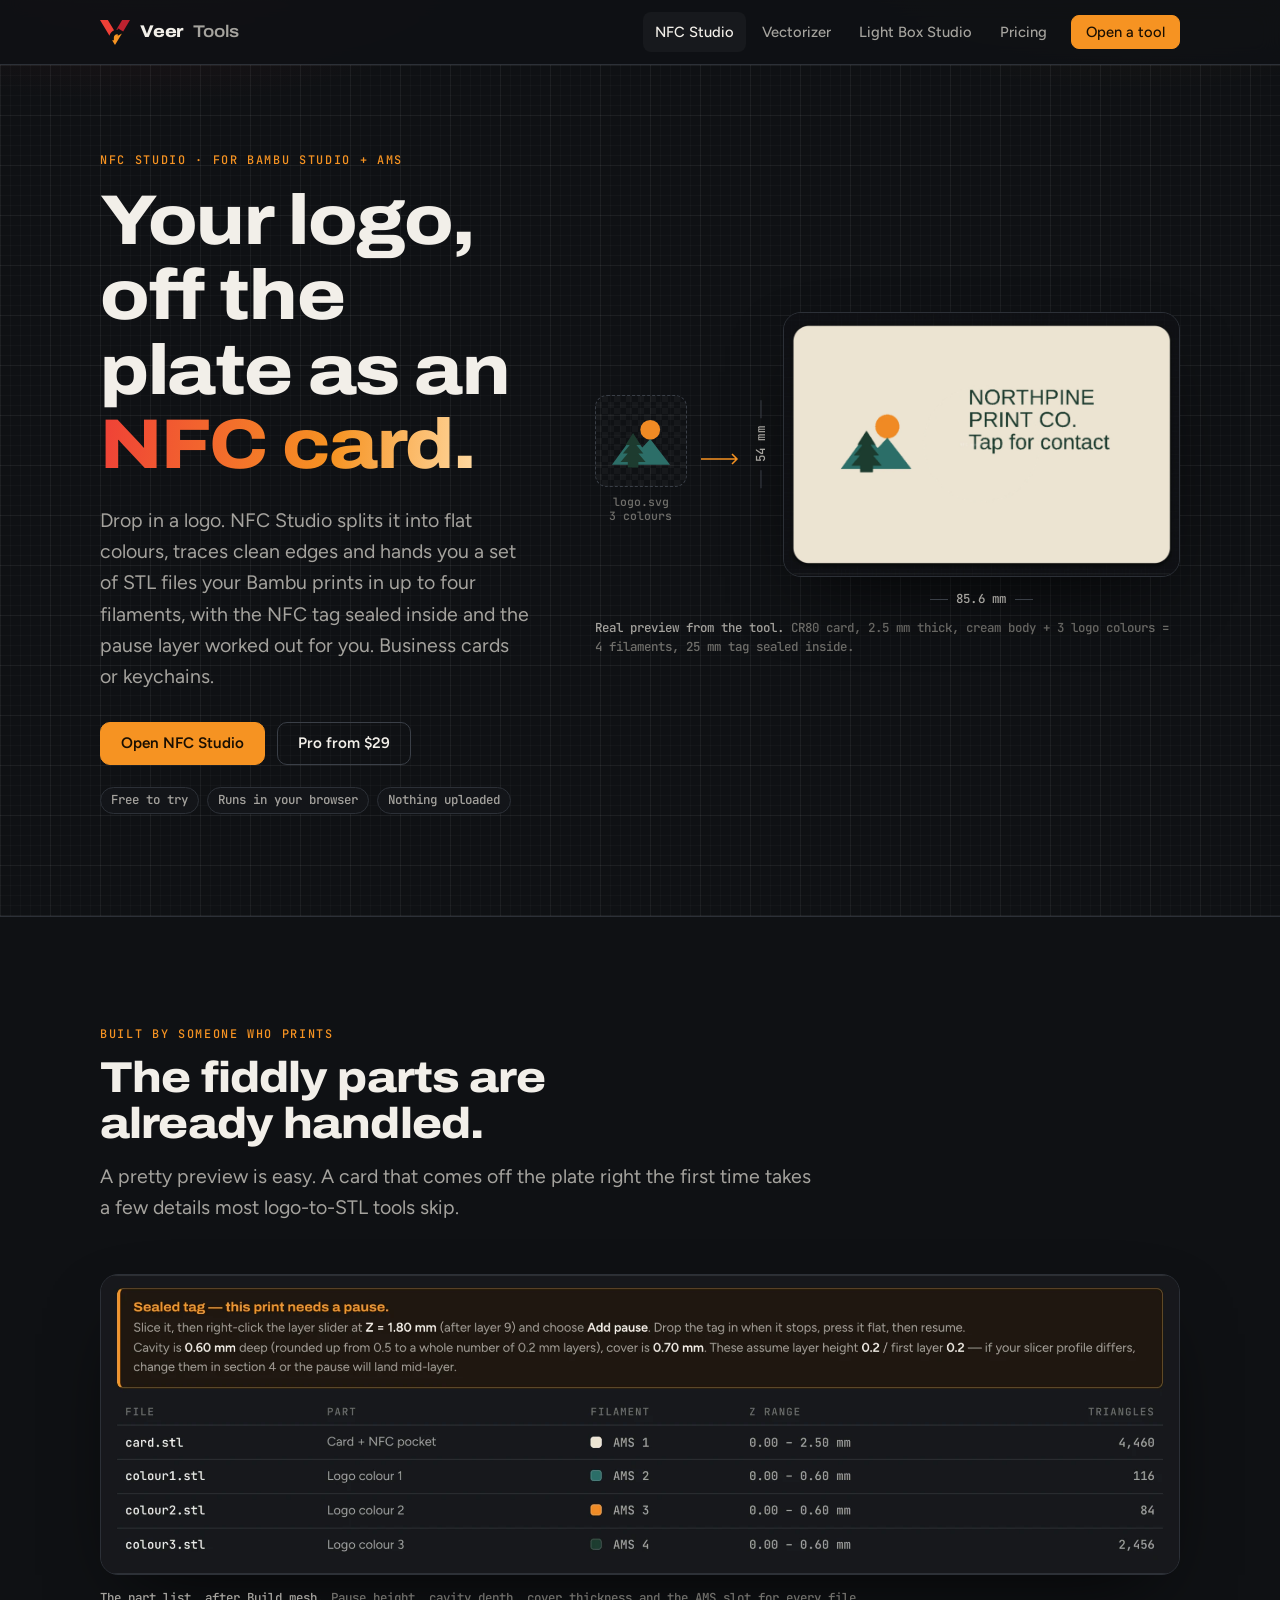
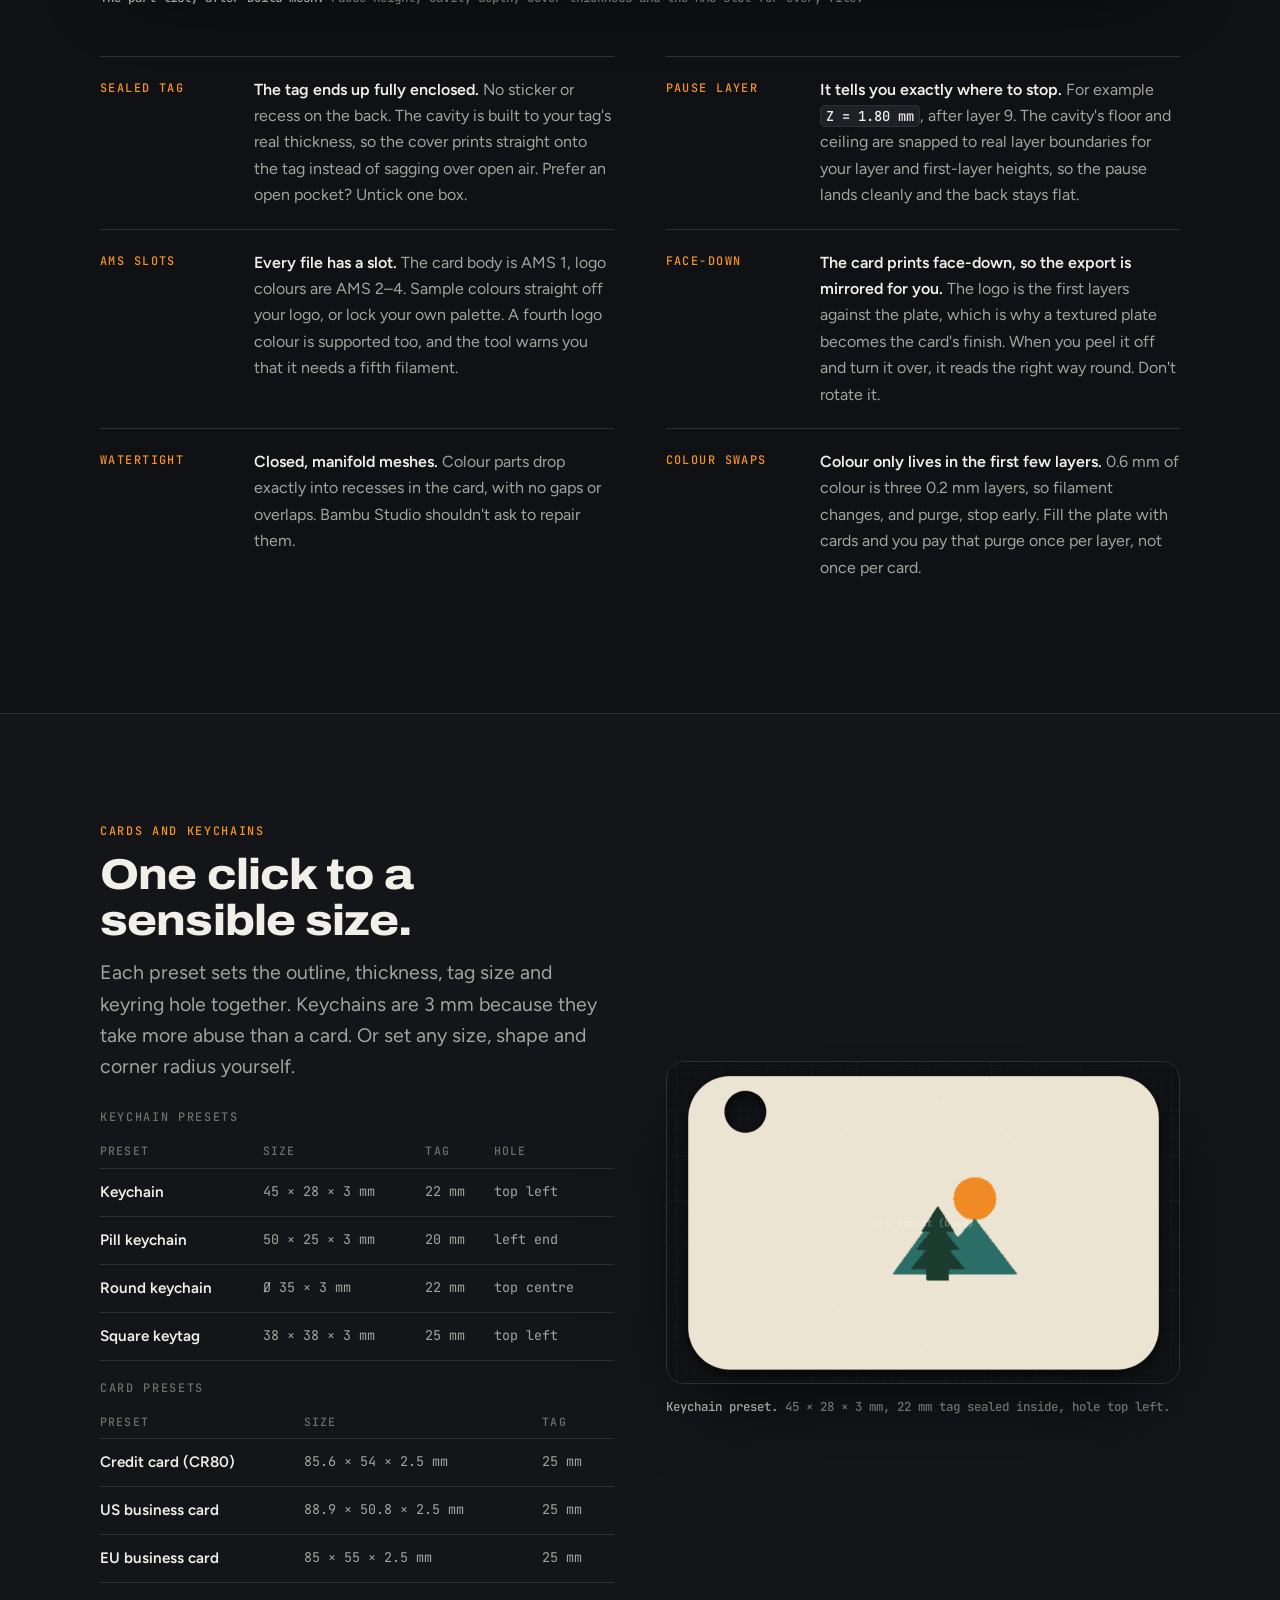
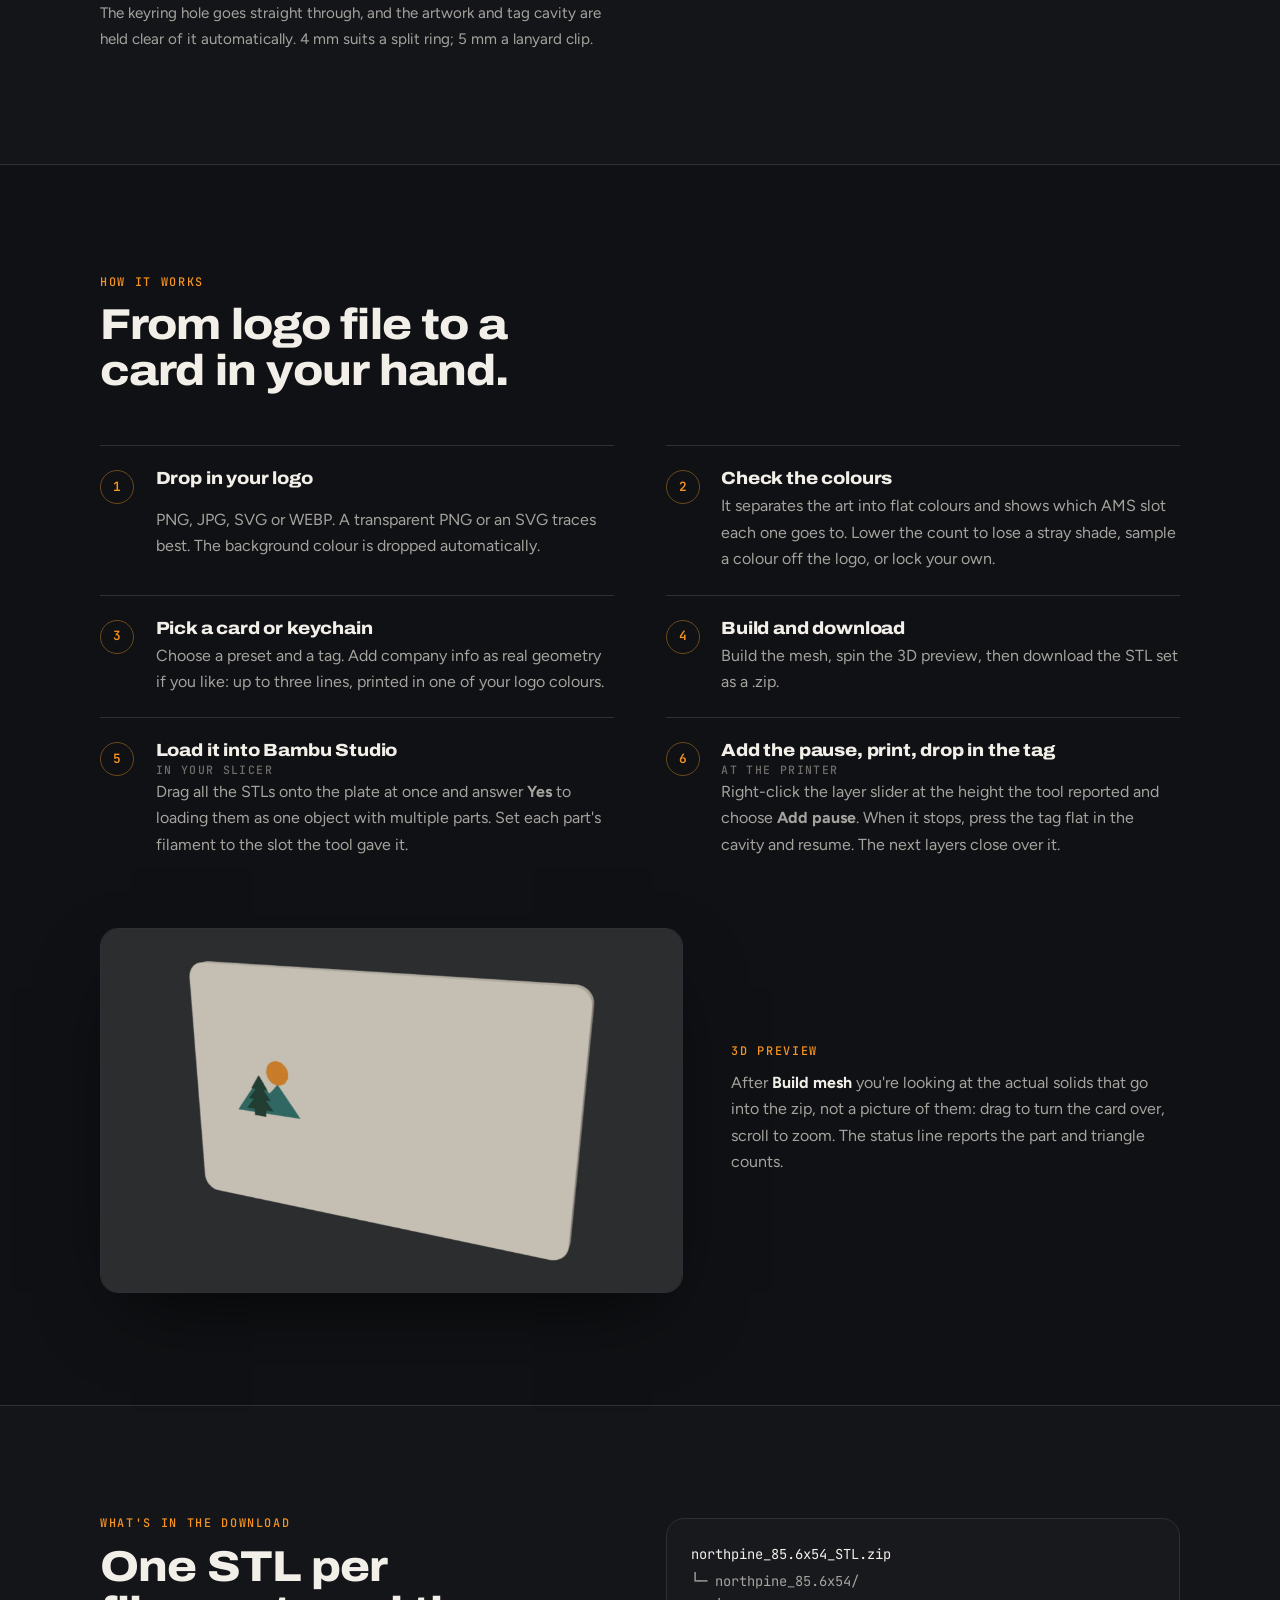
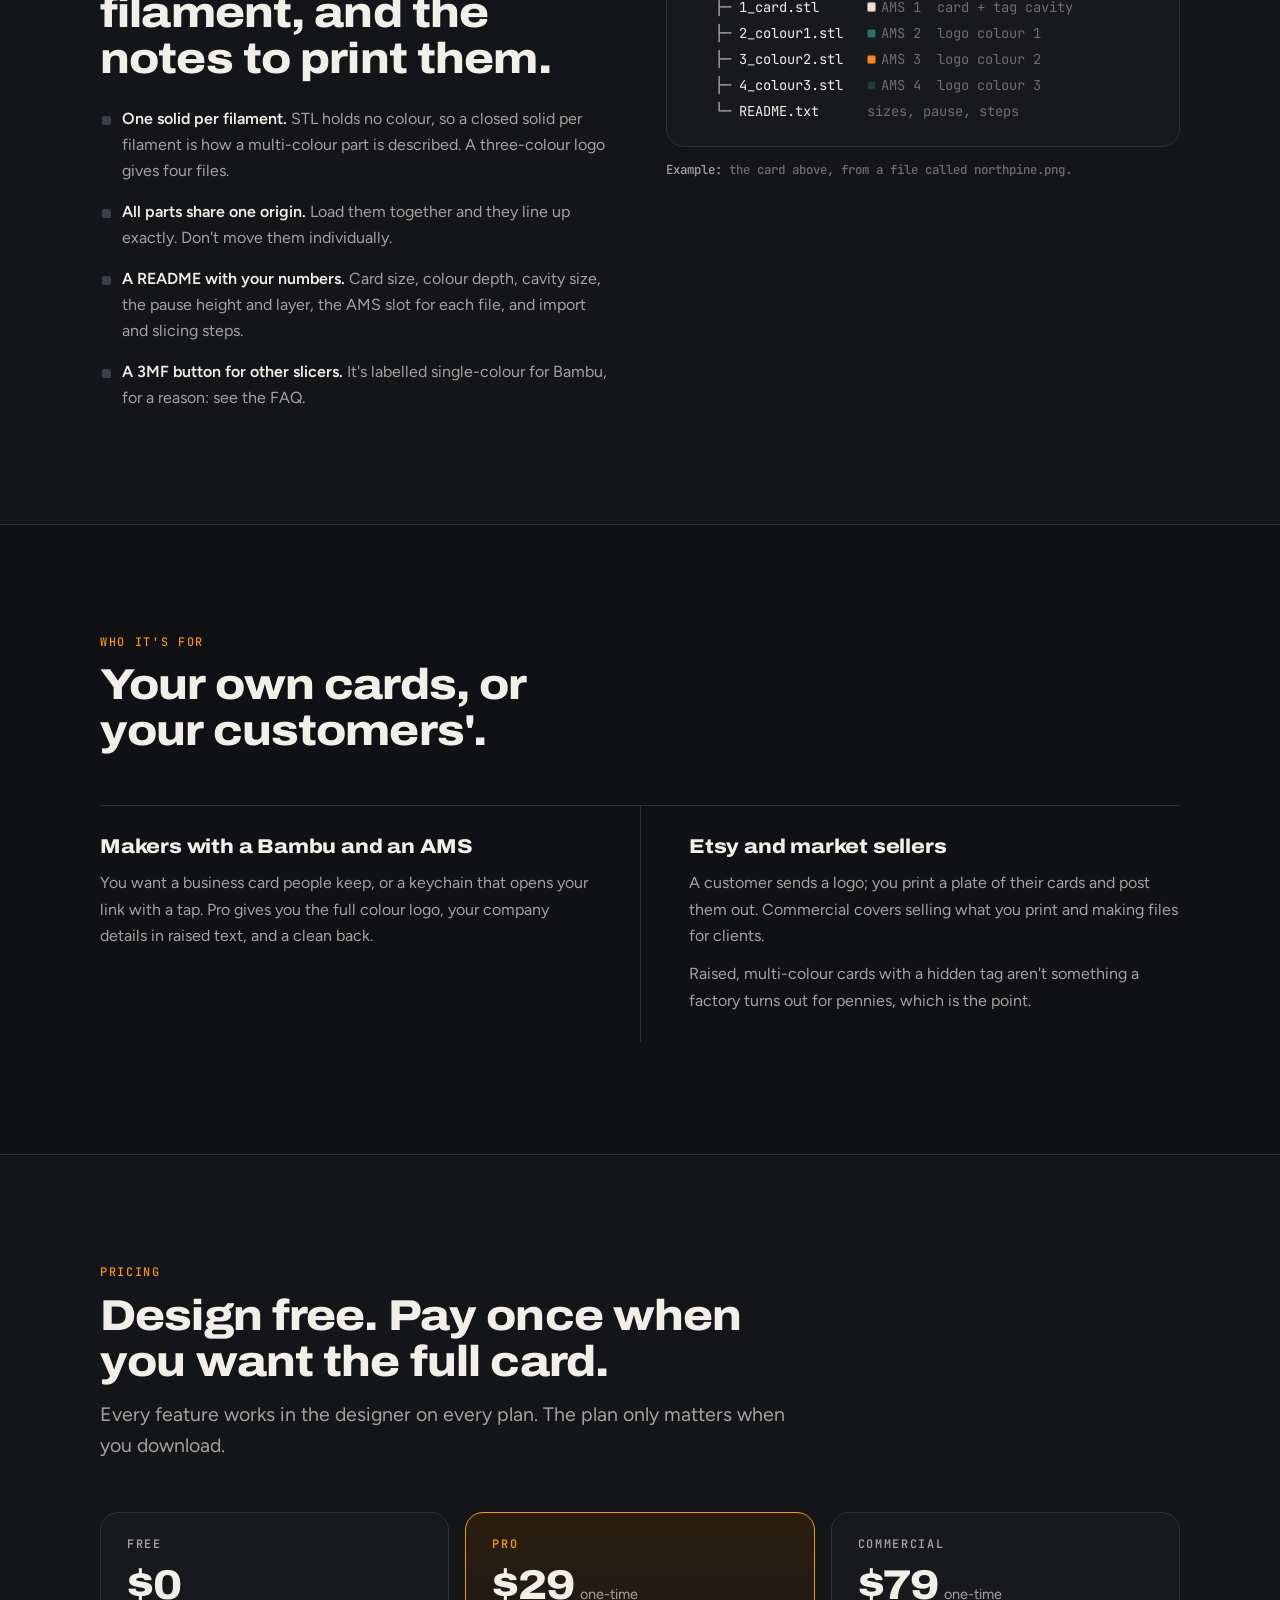
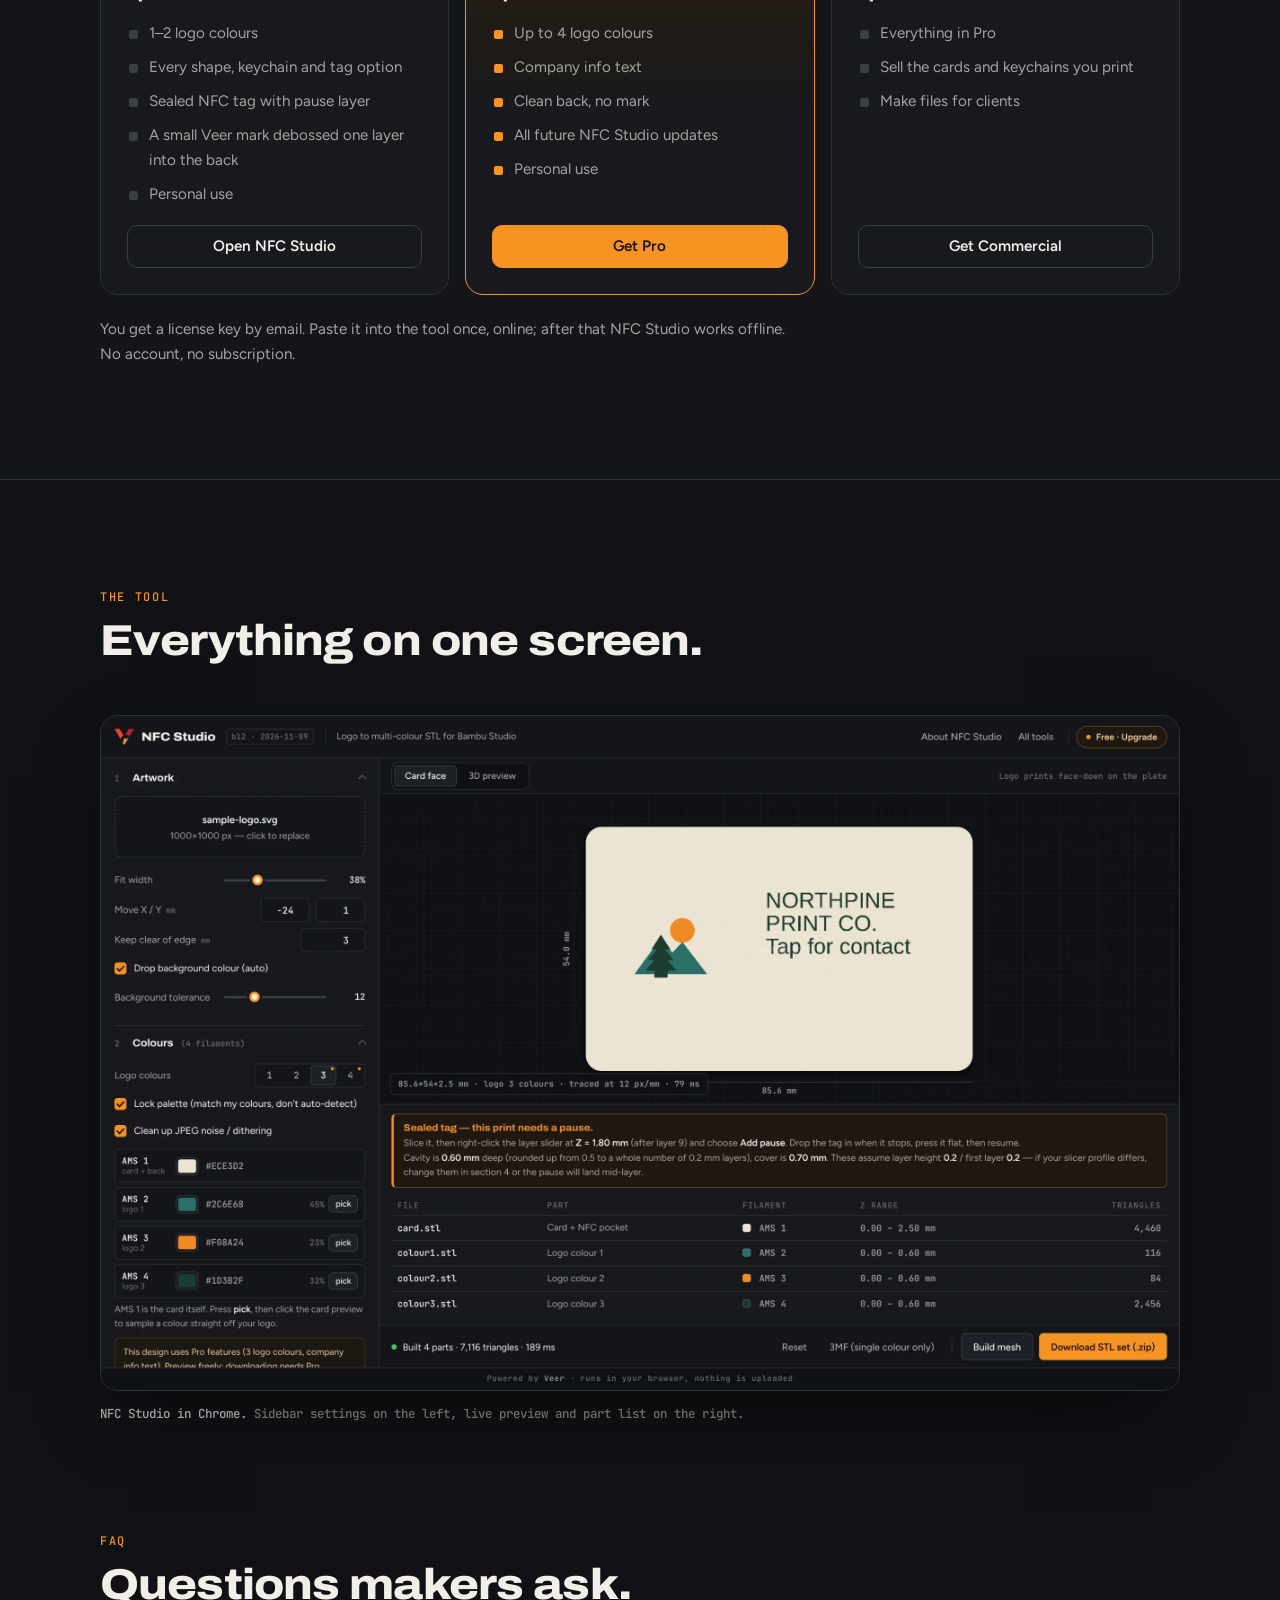
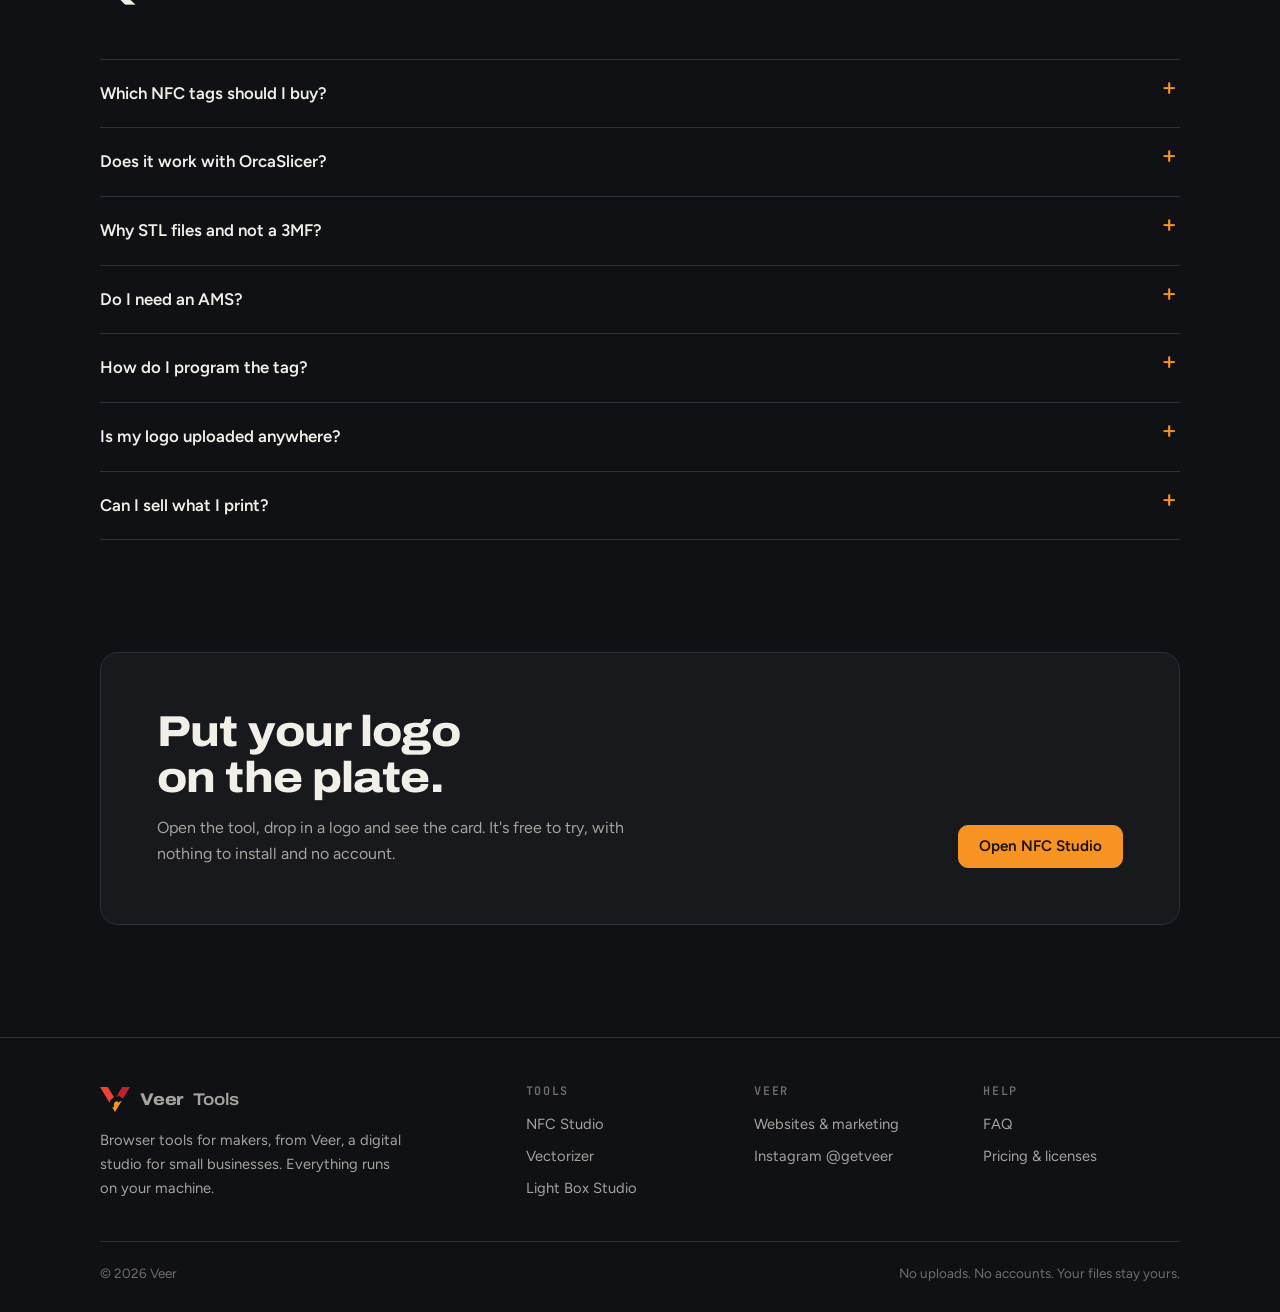
<file: nfc-studio/index.html>
<!doctype html>
<html lang="en">
<head>
<meta charset="utf-8">
<meta name="viewport" content="width=device-width,initial-scale=1">
<title>NFC Studio · Logo to multi-colour NFC cards and keychains for Bambu · Veer Tools</title>
<meta name="description" content="Drop in a logo and get a watertight STL set your Bambu prints in up to four filaments: an NFC business card or keychain with the tag sealed inside and the exact pause layer worked out for you. Runs in your browser.">
<meta name="theme-color" content="#0f1114">
<link rel="canonical" href="/nfc-studio/">
<meta property="og:type" content="product">
<meta property="og:site_name" content="Veer Tools">
<meta property="og:title" content="NFC Studio: your logo, off the plate as an NFC card">
<meta property="og:description" content="Logo in, multi-colour STL set out. Sealed NFC tag with the exact pause layer, AMS slot mapping, keychain presets. For Bambu Studio. Runs in your browser.">
<meta property="og:image" content="/nfc-studio/img/og.png">
<meta property="og:image:width" content="1200">
<meta property="og:image:height" content="630">
<meta property="og:image:alt" content="A cream NFC business card with a three-colour pine and mountain logo and company text, previewed in NFC Studio.">
<meta name="twitter:card" content="summary_large_image">
<link rel="preconnect" href="https://fonts.googleapis.com">
<link rel="preconnect" href="https://fonts.gstatic.com" crossorigin>
<link href="https://fonts.googleapis.com/css2?family=Archivo:wdth,wght@62..125,600..900&family=Figtree:wght@400;500;600;700&family=JetBrains+Mono:wght@400;500;600&display=swap" rel="stylesheet">
<link rel="stylesheet" href="/assets/site.css">
<style>
/* ── NFC Studio product page. Tokens come from /assets/site.css. ── */
.skip{position:absolute;left:-9999px;top:8px;z-index:50;background:var(--orange);color:#1a0f02;padding:10px 14px;border-radius:8px;font-weight:600;text-decoration:none}
.skip:focus{left:12px}
main section{scroll-margin-top:80px}
.alt{background:var(--bg-2);border-block:1px solid var(--line)}

/* hero */
.hero{overflow-x:clip;padding-block:clamp(48px,7vw,92px) clamp(56px,8vw,104px);border-bottom:1px solid var(--line)}
.hero-grid{display:grid;grid-template-columns:minmax(0,.92fr) minmax(0,1.25fr);gap:clamp(32px,5vw,64px);align-items:center}
.hero h1{margin-top:18px;max-width:14.5ch}
.hero .lede{margin-top:22px}
.cta-row{display:flex;flex-wrap:wrap;gap:12px;margin-top:30px}
.hero-meta{margin-top:22px;display:flex;flex-wrap:wrap;gap:8px}

.io{display:grid;grid-template-columns:auto auto minmax(0,1fr);align-items:center;gap:14px}
.io-in{display:flex;flex-direction:column;align-items:center;gap:8px}
.io-in .logo{width:92px;height:92px;padding:12px;border:1px dashed var(--line-2);border-radius:var(--r);
  background:repeating-conic-gradient(#ffffff08 0 25%,transparent 0 50%) 0 0/12px 12px}
.io-in .logo img{width:100%;height:100%}
.fname{font:500 .72rem/1.2 var(--mono);color:var(--tx-3);text-align:center}
.arrow{font:500 .78rem/1 var(--mono);color:var(--orange);display:flex;flex-direction:column;align-items:center;gap:4px}
.arrow svg{width:40px;height:12px}
.io-out{position:relative;padding:0 0 28px 28px}
.io-out .dim-x{position:absolute;left:28px;right:0;bottom:0;justify-content:center;display:flex}
.io-out .dim-y{position:absolute;left:0;top:0;bottom:28px;display:flex;align-items:center}
.io-out .dim-y .dim{writing-mode:vertical-rl;transform:rotate(180deg)}
.io-out .dim-y .dim::before,.io-out .dim-y .dim::after{width:1px;height:18px}
.io-out figcaption{margin-top:14px}
.cap{font:500 .78rem/1.5 var(--mono);color:var(--tx-3)}
.cap b{color:var(--tx-2);font-weight:500}
.parts-hint{display:none}

/* proof section: spec sheet beside the part list */
.proof-grid{display:flex;flex-direction:column;gap:clamp(32px,4vw,48px)}
.spec{margin:0;display:grid;grid-template-columns:minmax(0,1fr) minmax(0,1fr);column-gap:clamp(28px,4vw,56px)}
.spec>div{display:grid;grid-template-columns:8.5rem minmax(0,1fr);gap:18px;padding:20px 0;border-top:1px solid var(--line)}
.spec dt{font:500 .74rem/1.5 var(--mono);letter-spacing:.12em;text-transform:uppercase;color:var(--orange);padding-top:3px}
.spec dd{margin:0;color:var(--tx-2)}
.spec dd strong{color:var(--tx);font-weight:600}
.spec code,.kbd{font:500 .86em var(--mono);color:var(--tx);background:var(--panel-2);border:1px solid var(--line);border-radius:5px;padding:1px 5px;white-space:nowrap}

/* presets */
.presets{display:grid;grid-template-columns:minmax(0,1fr) minmax(0,1fr);gap:clamp(28px,4vw,56px);align-items:center}
.tbl-wrap{overflow-x:auto;margin-top:8px}
table.sizes{width:100%;border-collapse:collapse;font-size:.95rem}
.sizes caption{text-align:left;font:500 .74rem/1 var(--mono);letter-spacing:.14em;text-transform:uppercase;color:var(--tx-3);padding:22px 0 10px}
.sizes th,.sizes td{text-align:left;padding:11px 12px 11px 0;border-bottom:1px solid var(--line);vertical-align:top}
.sizes thead th{font:500 .72rem/1 var(--mono);letter-spacing:.1em;text-transform:uppercase;color:var(--tx-3);font-weight:500}
.sizes tbody th{font-weight:600;color:var(--tx)}
.sizes td{color:var(--tx-2);font-family:var(--mono);font-size:.84rem;white-space:nowrap}
.note{margin-top:18px;color:var(--tx-2);font-size:.95rem;max-width:58ch}

/* how it works: a real sequence, so it is numbered */
.steps{list-style:none;margin:0;padding:0;counter-reset:s;display:grid;grid-template-columns:minmax(0,1fr) minmax(0,1fr);gap:0 clamp(28px,4vw,56px)}
.steps li{counter-increment:s;display:grid;grid-template-columns:2.6rem minmax(0,1fr);gap:4px 14px;padding:22px 0;border-top:1px solid var(--line)}
.steps li::before{content:counter(s);grid-row:span 2;font:600 .8rem/1 var(--mono);color:var(--orange);width:2rem;height:2rem;border:1px solid #6b4a1d;border-radius:50%;display:grid;place-items:center;margin-top:2px}
.steps h3{font-size:1.1rem}
.steps p{color:var(--tx-2)}
.steps .where{display:block;margin-top:2px;font:500 .72rem/1 var(--mono);letter-spacing:.12em;text-transform:uppercase;color:var(--tx-3)}
.how-shot{margin-top:clamp(28px,4vw,48px);display:grid;grid-template-columns:minmax(0,1.3fr) minmax(0,1fr);gap:clamp(24px,4vw,48px);align-items:center}

/* download contents */
.dl-grid{display:grid;grid-template-columns:minmax(0,1fr) minmax(0,1fr);gap:clamp(28px,4vw,56px);align-items:start}
.tree{margin:0;background:var(--panel);border:1px solid var(--line);border-radius:var(--r-lg);padding:22px 24px;font:400 .86rem/1.9 var(--mono);color:var(--tx-2);overflow-x:auto;white-space:pre}
.tree .f{color:var(--tx)}
.tree .c{color:var(--tx-3)}
.tree .sw{display:inline-block;width:.7em;height:.7em;border-radius:2px;vertical-align:-.02em;margin-right:.35em;border:1px solid #0006}
.dl-list{list-style:none;margin:0;padding:0;display:flex;flex-direction:column;gap:14px;color:var(--tx-2)}
.dl-list li{padding-left:22px;position:relative}
.dl-list li::before{content:"";position:absolute;left:2px;top:.62em;width:9px;height:9px;border-radius:2px;background:var(--line-2)}
.dl-list strong{color:var(--tx);font-weight:600}

/* who it's for */
.who{display:grid;grid-template-columns:minmax(0,1fr) minmax(0,1fr);border-top:1px solid var(--line)}
.who>div{padding:28px 0}
.who>div+div{border-left:1px solid var(--line);padding-left:clamp(24px,4vw,48px)}
.who>div:first-child{padding-right:clamp(24px,4vw,48px)}
.who h3{margin-bottom:12px}
.who p{color:var(--tx-2)}
.who p+p{margin-top:12px}

/* pricing additions */
.price .btn{margin-top:4px}
.price .small{font:500 .74rem/1.5 var(--mono);color:var(--tx-3)}
.price-note{margin-top:22px;color:var(--tx-2);font-size:.95rem;max-width:70ch}

/* whole-tool screenshot */
.tool-shot figcaption{margin-top:14px}

/* final CTA */
.final{text-align:left}
.final-in{display:flex;flex-wrap:wrap;gap:28px;align-items:flex-end;justify-content:space-between;border:1px solid var(--line);border-radius:var(--r-lg);padding:clamp(28px,5vw,56px);background:var(--panel)}
.final h2{max-width:18ch}
.final p{margin-top:14px;color:var(--tx-2);max-width:52ch}

@media (max-width:900px){
  .hero-grid,.proof-grid,.presets,.dl-grid,.how-shot{grid-template-columns:minmax(0,1fr)}
  .steps{grid-template-columns:minmax(0,1fr)}
  .presets .shot{order:-1}
  .spec{grid-template-columns:minmax(0,1fr)}
}
@media (max-width:640px){
  .io{grid-template-columns:minmax(0,1fr)}
  .io-in{flex-direction:row;justify-content:flex-start;gap:12px}
  .io-in .logo{width:64px;height:64px;padding:8px}
  .arrow{display:none}
  .io-out{padding:0 0 26px 22px}
  .io-out .dim-x{left:22px}
  .spec>div{grid-template-columns:minmax(0,1fr);gap:6px}
  .spec{grid-template-columns:minmax(0,1fr)}
  .who{grid-template-columns:minmax(0,1fr)}
  .who>div+div{border-left:0;border-top:1px solid var(--line);padding-left:0}
  .who>div:first-child{padding-right:0}
  .sizes{font-size:.88rem}
  .sizes td{font-size:.74rem}
  .sizes th,.sizes td{padding-right:8px}
  .tree{font-size:.7rem;padding:18px 16px}
  .parts-shot{overflow-x:auto}
  .parts-shot img{width:720px;max-width:none}
  .parts-hint{display:inline}
}
</style>
</head>
<body>
<a class="skip" href="#main">Skip to content</a>

<header class="site-head">
  <div class="wrap">
    <a class="brand" href="/" aria-label="Veer Tools home">
      <svg viewBox="0 0 79.9 66.6" aria-hidden="true"><g transform="translate(-100.447,-44.954)"><path transform="matrix(1,0,0,-1,125.672,87.0075)" d="M0 0-25.225 42.053H-4.347L12.208 14.454C6.144 11.892 1.523 6.522 0 0" fill="#ef4037"/><path transform="matrix(1,0,0,-1,145.9093,70.930309)" d="M0 0H1.884V3.96L10.637-1.095 16.258-4.341 34.443 25.976H13.564L-2.078-.103C-1.395-.035-.701 0 0 0" fill="#bd222f"/><path transform="matrix(1,0,0,-1,156.546,82.131008)" d="M0 0-8.753-5.054V-1.033H-10.637C-12.896-1.033-15.034-1.928-16.658-3.551-18.283-5.177-19.178-7.314-19.178-9.574V-16.618H-23.83L-16.146-29.428 2.305 1.331Z" fill="#f69322"/></g></svg>
      Veer <span>Tools</span>
    </a>
    <nav class="nav" aria-label="Main">
      <a class="hide-sm" href="/nfc-studio/" aria-current="page">NFC Studio</a>
      <a class="hide-sm" href="/vectorizer/">Vectorizer</a>
      <a class="hide-sm" href="/lightbox/">Light Box Studio</a>
      <a class="hide-sm" href="/#pricing">Pricing</a>
      <a class="btn btn-primary btn-sm" href="/#tools">Open a tool</a>
    </nav>
  </div>
</header>

<main id="main">

<!-- ── hero ── -->
<section class="hero mm-grid glow" aria-labelledby="hero-h">
  <div class="wrap hero-grid">
    <div>
      <p class="eyebrow">NFC Studio · for Bambu Studio + AMS</p>
      <h1 id="hero-h">Your logo, off the plate as an <span class="grad">NFC card.</span></h1>
      <p class="lede">Drop in a logo. NFC Studio splits it into flat colours, traces clean edges and
        hands you a set of STL files your Bambu prints in up to four filaments, with the NFC tag
        sealed inside and the pause layer worked out for you. Business cards or keychains.</p>
      <div class="cta-row">
        <a class="btn btn-primary" href="app.html">Open NFC Studio</a>
        <a class="btn btn-ghost" href="#pricing">Pro from $29</a>
      </div>
      <div class="hero-meta">
        <span class="chip">Free to try</span>
        <span class="chip">Runs in your browser</span>
        <span class="chip">Nothing uploaded</span>
      </div>
    </div>

    <figure class="io" style="margin:0">
      <div class="io-in">
        <div class="logo"><img src="img/sample-logo.svg" width="68" height="68" alt="The input: a flat three-colour logo of a pine tree, a ridge and an orange sun."></div>
        <span class="fname">logo.svg<br>3 colours</span>
      </div>
      <div class="arrow" aria-hidden="true">
        <svg viewBox="0 0 40 12"><path d="M0 6h36M31 1l5 5-5 5" fill="none" stroke="currentColor" stroke-width="1.5"/></svg>
      </div>
      <div class="io-out">
        <div class="shot"><img src="img/card-face.webp" width="1800" height="1200" alt="NFC Studio's card-face preview: a cream credit-card-size card with the pine and sun logo on the left and the text NORTHPINE PRINT CO., Tap for contact on the right. A faint circle marks the NFC pocket on the back."></div>
        <div class="dim-x"><span class="dim">85.6 mm</span></div>
        <div class="dim-y"><span class="dim">54 mm</span></div>
      </div>
      <figcaption class="cap" style="grid-column:1/-1"><b>Real preview from the tool.</b> CR80 card, 2.5&nbsp;mm thick, cream body + 3 logo colours = 4 filaments, 25&nbsp;mm tag sealed inside.</figcaption>
    </figure>
  </div>
</section>

<!-- ── the details that matter ── -->
<section id="details" aria-labelledby="details-h">
  <div class="wrap">
    <div class="section-head">
      <p class="eyebrow">Built by someone who prints</p>
      <h2 id="details-h">The fiddly parts are already handled.</h2>
      <p class="lede">A pretty preview is easy. A card that comes off the plate right the first time
        takes a few details most logo-to-STL tools skip.</p>
    </div>

    <div class="proof-grid">
      <div>
        <figure style="margin:0">
          <div class="shot parts-shot" tabindex="0" role="region" aria-label="Part list screenshot (scrolls sideways on small screens)"><img src="img/parts.webp" width="2000" height="554" loading="lazy" alt="NFC Studio's part list after building. A banner reads: Sealed tag, this print needs a pause. Right-click the layer slider at Z = 1.80 mm (after layer 9) and choose Add pause. Below it, a table maps card.stl to AMS 1 and colour1 to colour3 to AMS 2, 3 and 4, with Z ranges and triangle counts."></div>
          <figcaption class="cap" style="margin-top:14px"><b>The part list, after Build mesh.</b> <span class="parts-hint">Swipe to read it.</span> Pause height, cavity depth, cover thickness and the AMS slot for every file.</figcaption>
        </figure>
      </div>

      <dl class="spec">
        <div>
          <dt>Sealed tag</dt>
          <dd><strong>The tag ends up fully enclosed.</strong> No sticker or recess on the back. The cavity is
            built to your tag's real thickness, so the cover prints straight onto the tag instead of
            sagging over open air. Prefer an open pocket? Untick one box.</dd>
        </div>
        <div>
          <dt>Pause layer</dt>
          <dd><strong>It tells you exactly where to stop.</strong> For example <code>Z = 1.80 mm</code>, after
            layer 9. The cavity's floor and ceiling are snapped to real layer boundaries for your
            layer and first-layer heights, so the pause lands cleanly and the back stays flat.</dd>
        </div>
        <div>
          <dt>AMS slots</dt>
          <dd><strong>Every file has a slot.</strong> The card body is AMS&nbsp;1, logo colours are
            AMS&nbsp;2–4. Sample colours straight off your logo, or lock your own palette. A fourth
            logo colour is supported too, and the tool warns you that it needs a fifth filament.</dd>
        </div>
        <div>
          <dt>Face-down</dt>
          <dd><strong>The card prints face-down, so the export is mirrored for you.</strong> The logo is
            the first layers against the plate, which is why a textured plate becomes the card's finish.
            When you peel it off and turn it over, it reads the right way round. Don't rotate it.</dd>
        </div>
        <div>
          <dt>Watertight</dt>
          <dd><strong>Closed, manifold meshes.</strong> Colour parts drop exactly into recesses in the card,
            with no gaps or overlaps. Bambu Studio shouldn't ask to repair them.</dd>
        </div>
        <div>
          <dt>Colour swaps</dt>
          <dd><strong>Colour only lives in the first few layers.</strong> 0.6&nbsp;mm of colour is three
            0.2&nbsp;mm layers, so filament changes, and purge, stop early. Fill the plate with cards
            and you pay that purge once per layer, not once per card.</dd>
        </div>
      </dl>
    </div>
  </div>
</section>

<!-- ── sizes & keychains ── -->
<section id="sizes" class="alt" aria-labelledby="sizes-h">
  <div class="wrap presets">
    <div>
      <div class="section-head" style="margin-bottom:8px">
        <p class="eyebrow">Cards and keychains</p>
        <h2 id="sizes-h">One click to a sensible size.</h2>
        <p class="lede">Each preset sets the outline, thickness, tag size and keyring hole together.
          Keychains are 3&nbsp;mm because they take more abuse than a card. Or set any size, shape and
          corner radius yourself.</p>
      </div>

      <div class="tbl-wrap">
        <table class="sizes">
          <caption>Keychain presets</caption>
          <thead><tr><th scope="col">Preset</th><th scope="col">Size</th><th scope="col">Tag</th><th scope="col">Hole</th></tr></thead>
          <tbody>
            <tr><th scope="row">Keychain</th><td>45 × 28 × 3 mm</td><td>22 mm</td><td>top left</td></tr>
            <tr><th scope="row">Pill keychain</th><td>50 × 25 × 3 mm</td><td>20 mm</td><td>left end</td></tr>
            <tr><th scope="row">Round keychain</th><td>Ø 35 × 3 mm</td><td>22 mm</td><td>top centre</td></tr>
            <tr><th scope="row">Square keytag</th><td>38 × 38 × 3 mm</td><td>25 mm</td><td>top left</td></tr>
          </tbody>
        </table>
        <table class="sizes">
          <caption>Card presets</caption>
          <thead><tr><th scope="col">Preset</th><th scope="col">Size</th><th scope="col">Tag</th></tr></thead>
          <tbody>
            <tr><th scope="row">Credit card (CR80)</th><td>85.6 × 54 × 2.5 mm</td><td>25 mm</td></tr>
            <tr><th scope="row">US business card</th><td>88.9 × 50.8 × 2.5 mm</td><td>25 mm</td></tr>
            <tr><th scope="row">EU business card</th><td>85 × 55 × 2.5 mm</td><td>25 mm</td></tr>
          </tbody>
        </table>
      </div>
      <p class="note">The keyring hole goes straight through, and the artwork and tag cavity are held clear
        of it automatically. 4&nbsp;mm suits a split ring; 5&nbsp;mm a lanyard clip.</p>
    </div>

    <figure style="margin:0">
      <div class="shot"><img src="img/keychain.webp" width="1800" height="1126" loading="lazy" alt="The Keychain preset in NFC Studio: a 45 by 28 millimetre cream keychain with a keyring hole in the top left corner and the three-colour logo in the middle, over the outline of a 22 millimetre tag pocket."></div>
      <figcaption class="cap" style="margin-top:14px"><b>Keychain preset.</b> 45 × 28 × 3&nbsp;mm, 22&nbsp;mm tag sealed inside, hole top left.</figcaption>
    </figure>
  </div>
</section>

<!-- ── how it works ── -->
<section id="how" aria-labelledby="how-h">
  <div class="wrap">
    <div class="section-head">
      <p class="eyebrow">How it works</p>
      <h2 id="how-h">From logo file to a card in your hand.</h2>
    </div>

    <ol class="steps">
      <li><h3>Drop in your logo</h3>
        <p>PNG, JPG, SVG or WEBP. A transparent PNG or an SVG traces best. The background colour is dropped automatically.</p></li>
      <li><h3>Check the colours</h3>
        <p>It separates the art into flat colours and shows which AMS slot each one goes to. Lower the count to lose a stray shade, sample a colour off the logo, or lock your own.</p></li>
      <li><h3>Pick a card or keychain</h3>
        <p>Choose a preset and a tag. Add company info as real geometry if you like: up to three lines, printed in one of your logo colours.</p></li>
      <li><h3>Build and download</h3>
        <p>Build the mesh, spin the 3D preview, then download the STL set as a .zip.</p></li>
      <li><h3>Load it into Bambu Studio <span class="where">In your slicer</span></h3>
        <p>Drag all the STLs onto the plate at once and answer <b>Yes</b> to loading them as one object with multiple parts. Set each part's filament to the slot the tool gave it.</p></li>
      <li><h3>Add the pause, print, drop in the tag <span class="where">At the printer</span></h3>
        <p>Right-click the layer slider at the height the tool reported and choose <b>Add pause</b>. When it stops, press the tag flat in the cavity and resume. The next layers close over it.</p></li>
    </ol>

    <div class="how-shot">
      <figure style="margin:0">
        <div class="shot"><img src="img/card-3d.webp" width="1800" height="1124" loading="lazy" alt="NFC Studio's 3D preview after Build mesh: the card as exported, a solid slab with the three logo colours inlaid flush in its face."></div>
      </figure>
      <div>
        <p class="eyebrow" style="margin-bottom:12px">3D preview</p>
        <p class="muted">After <b style="color:var(--tx)">Build mesh</b> you're looking at the actual solids that
          go into the zip, not a picture of them: drag to turn the card over, scroll to zoom. The status
          line reports the part and triangle counts.</p>
      </div>
    </div>
  </div>
</section>

<!-- ── what's in the download ── -->
<section id="download" class="alt" aria-labelledby="dl-h">
  <div class="wrap dl-grid">
    <div>
      <div class="section-head" style="margin-bottom:24px">
        <p class="eyebrow">What's in the download</p>
        <h2 id="dl-h">One STL per filament, and the notes to print them.</h2>
      </div>
      <ul class="dl-list">
        <li><strong>One solid per filament.</strong> STL holds no colour, so a closed solid per filament is how a multi-colour part is described. A three-colour logo gives four files.</li>
        <li><strong>All parts share one origin.</strong> Load them together and they line up exactly. Don't move them individually.</li>
        <li><strong>A README with your numbers.</strong> Card size, colour depth, cavity size, the pause height and layer, the AMS slot for each file, and import and slicing steps.</li>
        <li><strong>A 3MF button for other slicers.</strong> It's labelled single-colour for Bambu, for a reason: see the FAQ.</li>
      </ul>
    </div>
    <figure style="margin:0">
<pre class="tree" aria-label="Example contents of the download zip"><span class="f">northpine_85.6x54_STL.zip</span>
└─ northpine_85.6x54/
   ├─ <span class="f">1_card.stl</span>      <span class="sw" style="background:#ece3d2"></span><span class="c">AMS 1  card + tag cavity</span>
   ├─ <span class="f">2_colour1.stl</span>   <span class="sw" style="background:#2c6e68"></span><span class="c">AMS 2  logo colour 1</span>
   ├─ <span class="f">3_colour2.stl</span>   <span class="sw" style="background:#f08a24"></span><span class="c">AMS 3  logo colour 2</span>
   ├─ <span class="f">4_colour3.stl</span>   <span class="sw" style="background:#1d3b2f"></span><span class="c">AMS 4  logo colour 3</span>
   └─ <span class="f">README.txt</span>      <span class="c">sizes, pause, steps</span></pre>
      <figcaption class="cap" style="margin-top:14px"><b>Example:</b> the card above, from a file called northpine.png.</figcaption>
    </figure>
  </div>
</section>

<!-- ── who it's for ── -->
<section id="who" aria-labelledby="who-h">
  <div class="wrap">
    <div class="section-head">
      <p class="eyebrow">Who it's for</p>
      <h2 id="who-h">Your own cards, or your customers'.</h2>
    </div>
    <div class="who">
      <div>
        <h3>Makers with a Bambu and an AMS</h3>
        <p>You want a business card people keep, or a keychain that opens your link with a tap.
          Pro gives you the full colour logo, your company details in raised text, and a clean back.</p>
      </div>
      <div>
        <h3>Etsy and market sellers</h3>
        <p>A customer sends a logo; you print a plate of their cards and post them out. Commercial
          covers selling what you print and making files for clients.</p>
        <p>Raised, multi-colour cards with a hidden tag aren't something a factory turns out for
          pennies, which is the point.</p>
      </div>
    </div>
  </div>
</section>

<!-- ── pricing ── -->
<section id="pricing" class="alt" aria-labelledby="pricing-h">
  <div class="wrap">
    <div class="section-head">
      <p class="eyebrow">Pricing</p>
      <h2 id="pricing-h">Design free. Pay once when you want the full card.</h2>
      <p class="lede">Every feature works in the designer on every plan. The plan only matters when you download.</p>
    </div>

    <div class="prices">
      <div class="price">
        <span class="tier">Free</span>
        <div class="amt">$0</div>
        <ul>
          <li>1–2 logo colours</li>
          <li>Every shape, keychain and tag option</li>
          <li>Sealed NFC tag with pause layer</li>
          <li>A small Veer mark debossed one layer into the back</li>
          <li>Personal use</li>
        </ul>
        <a class="btn" href="app.html">Open NFC Studio</a>
      </div>
      <div class="price feature">
        <span class="tier">Pro</span>
        <div class="amt">$29<small>one-time</small></div>
        <ul>
          <li>Up to 4 logo colours</li>
          <li>Company info text</li>
          <li>Clean back, no mark</li>
          <li>All future NFC Studio updates</li>
          <li>Personal use</li>
        </ul>
        <a class="btn btn-primary" data-checkout="nfc-pro" data-fallback="app.html" href="app.html">Get Pro</a>
      </div>
      <div class="price">
        <span class="tier">Commercial</span>
        <div class="amt">$79<small>one-time</small></div>
        <ul>
          <li>Everything in Pro</li>
          <li>Sell the cards and keychains you print</li>
          <li>Make files for clients</li>
        </ul>
        <a class="btn" data-checkout="nfc-commercial" data-fallback="app.html" href="app.html">Get Commercial</a>
      </div>
    </div>
    <p class="price-note">You get a license key by email. Paste it into the tool once, online; after that NFC Studio
      works offline. No account, no subscription.</p>
  </div>
</section>

<!-- ── the whole tool ── -->
<section aria-labelledby="tool-h" style="padding-bottom:0">
  <div class="wrap tool-shot">
    <div class="section-head">
      <p class="eyebrow">The tool</p>
      <h2 id="tool-h">Everything on one screen.</h2>
    </div>
    <figure style="margin:0">
      <div class="shot"><img src="img/app.webp" width="2400" height="1500" loading="lazy" alt="The full NFC Studio window: a settings sidebar with artwork, colour swatches labelled AMS 1 to AMS 4, and card options; the card-face preview; the sealed-tag pause banner and part list; and the Build mesh and Download STL set buttons."></div>
      <figcaption class="cap"><b>NFC Studio in Chrome.</b> Sidebar settings on the left, live preview and part list on the right.</figcaption>
    </figure>
  </div>
</section>

<!-- ── FAQ ── -->
<section id="faq" aria-labelledby="faq-h">
  <div class="wrap">
    <div class="section-head">
      <p class="eyebrow">FAQ</p>
      <h2 id="faq-h">Questions makers ask.</h2>
    </div>
    <div class="faq">
      <details>
        <summary>Which NFC tags should I buy?</summary>
        <p>Round NTAG215 stickers, 25&nbsp;mm, are the default for cards. Keychains use 22&nbsp;mm (an NTAG213 sticker), 20&nbsp;mm on the pill. The tool also has presets for 30&nbsp;mm stickers and a 45 × 25&nbsp;mm rectangular wet inlay, or you can enter any size. NTAG215 holds 504 bytes, enough for a full contact card; NTAG213 holds 144, fine for a link. Measure your tag's thickness with calipers if you can and enter it: a bare sticker is about 0.3–0.4&nbsp;mm, a foam-backed disc nearer 0.8&nbsp;mm.</p>
      </details>
      <details>
        <summary>Does it work with OrcaSlicer?</summary>
        <p>NFC Studio is built and tested against Bambu Studio. OrcaSlicer is based on Bambu Studio and imports multiple STLs the same way: select them all, load them as one object with multiple parts, then set each part's filament. You add the pause from the layer slider in the preview, as in Bambu Studio. Use the STL set, not the 3MF.</p>
      </details>
      <details>
        <summary>Why STL files and not a 3MF?</summary>
        <p>Bambu Studio only keeps part and filament data from 3MF files it wrote itself. Anything else gets the message "The 3mf is not from Bambu Lab, load geometry data and color data only" and is flattened into one object with one filament. That holds even when the file matches Bambu's own layout, which ours does. The only way around it is to embed a full printer and filament profile, which would overwrite your print settings. Loading the STL set as one object with multiple parts is the reliable path, so that's what NFC Studio gives you.</p>
      </details>
      <details>
        <summary>Do I need an AMS?</summary>
        <p>You need a printer that can print several filaments in the same layer: an AMS, AMS Lite, or similar. A manual colour change at a layer won't work, because the logo sits in the same layers as the card face. Card plus three logo colours fills a four-slot AMS.</p>
      </details>
      <details>
        <summary>How do I program the tag?</summary>
        <p>With your phone and a free NFC app such as NFC Tools. Write a link, a contact card, or whatever you want a tap to open. Writing it before you drop it in lets you check it works. It also works afterwards, through the printed cover. Most apps can lock a tag so it can't be rewritten; that's permanent, so lock it last. Keep finished cards off metal surfaces, which detune the antenna.</p>
      </details>
      <details>
        <summary>Is my logo uploaded anywhere?</summary>
        <p>No. Tracing, meshing and the zip are all done in your browser. Your logo never leaves your machine. The only network call is the one-time license check when you unlock Pro.</p>
      </details>
      <details>
        <summary>Can I sell what I print?</summary>
        <p>With Commercial, yes: cards and keychains you print, and files you make for clients. Free and Pro are for personal use.</p>
      </details>
    </div>
  </div>
</section>

<!-- ── final CTA ── -->
<section class="final" aria-labelledby="final-h" style="padding-top:0">
  <div class="wrap">
    <div class="final-in mm-grid">
      <div>
        <h2 id="final-h">Put your logo on the plate.</h2>
        <p>Open the tool, drop in a logo and see the card. It's free to try, with nothing to install and no account.</p>
      </div>
      <a class="btn btn-primary" href="app.html">Open NFC Studio</a>
    </div>
  </div>
</section>

</main>

<footer class="site-foot">
  <div class="wrap">
    <div class="cols">
      <div>
        <a class="brand" href="/"><svg viewBox="0 0 79.9 66.6" aria-hidden="true"><g transform="translate(-100.447,-44.954)"><path transform="matrix(1,0,0,-1,125.672,87.0075)" d="M0 0-25.225 42.053H-4.347L12.208 14.454C6.144 11.892 1.523 6.522 0 0" fill="#ef4037"/><path transform="matrix(1,0,0,-1,145.9093,70.930309)" d="M0 0H1.884V3.96L10.637-1.095 16.258-4.341 34.443 25.976H13.564L-2.078-.103C-1.395-.035-.701 0 0 0" fill="#bd222f"/><path transform="matrix(1,0,0,-1,156.546,82.131008)" d="M0 0-8.753-5.054V-1.033H-10.637C-12.896-1.033-15.034-1.928-16.658-3.551-18.283-5.177-19.178-7.314-19.178-9.574V-16.618H-23.83L-16.146-29.428 2.305 1.331Z" fill="#f69322"/></g></svg> Veer <span>Tools</span></a>
        <p style="margin-top:14px;max-width:34ch">Browser tools for makers, from Veer, a digital studio for small businesses. Everything runs on your machine.</p>
      </div>
      <div><h4>Tools</h4><ul><li><a href="/nfc-studio/">NFC Studio</a></li><li><a href="/vectorizer/">Vectorizer</a></li><li><a href="/lightbox/">Light Box Studio</a></li></ul></div>
      <div><h4>Veer</h4><ul><li><a href="https://veersolutions.com">Websites &amp; marketing</a></li><li><a href="https://instagram.com/getveer">Instagram @getveer</a></li></ul></div>
      <div><h4>Help</h4><ul><li><a href="/#faq">FAQ</a></li><li><a href="/#pricing">Pricing &amp; licenses</a></li></ul></div>
    </div>
    <div class="base"><span>© 2026 Veer</span><span>No uploads. No accounts. Your files stay yours.</span></div>
  </div>
</footer>

<script src="/assets/checkout.js" defer></script>
</body>
</html>
</file>
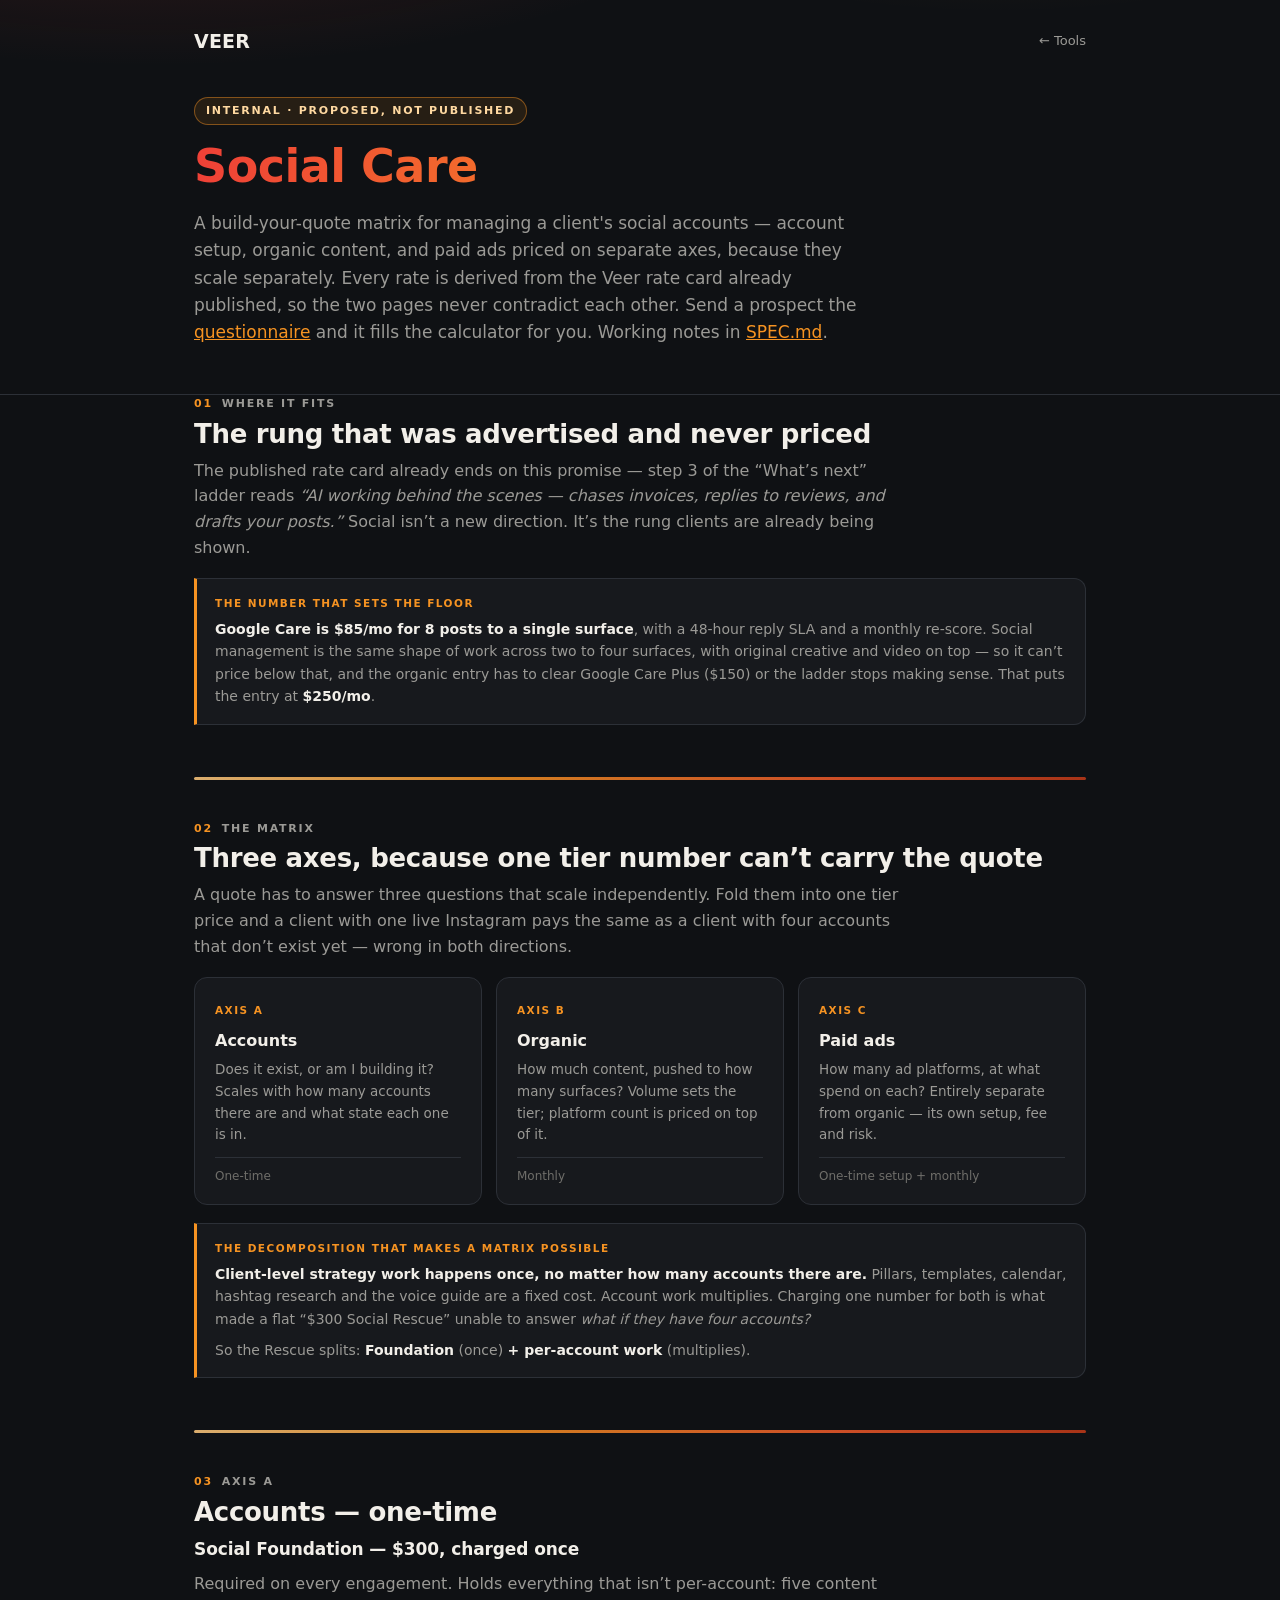
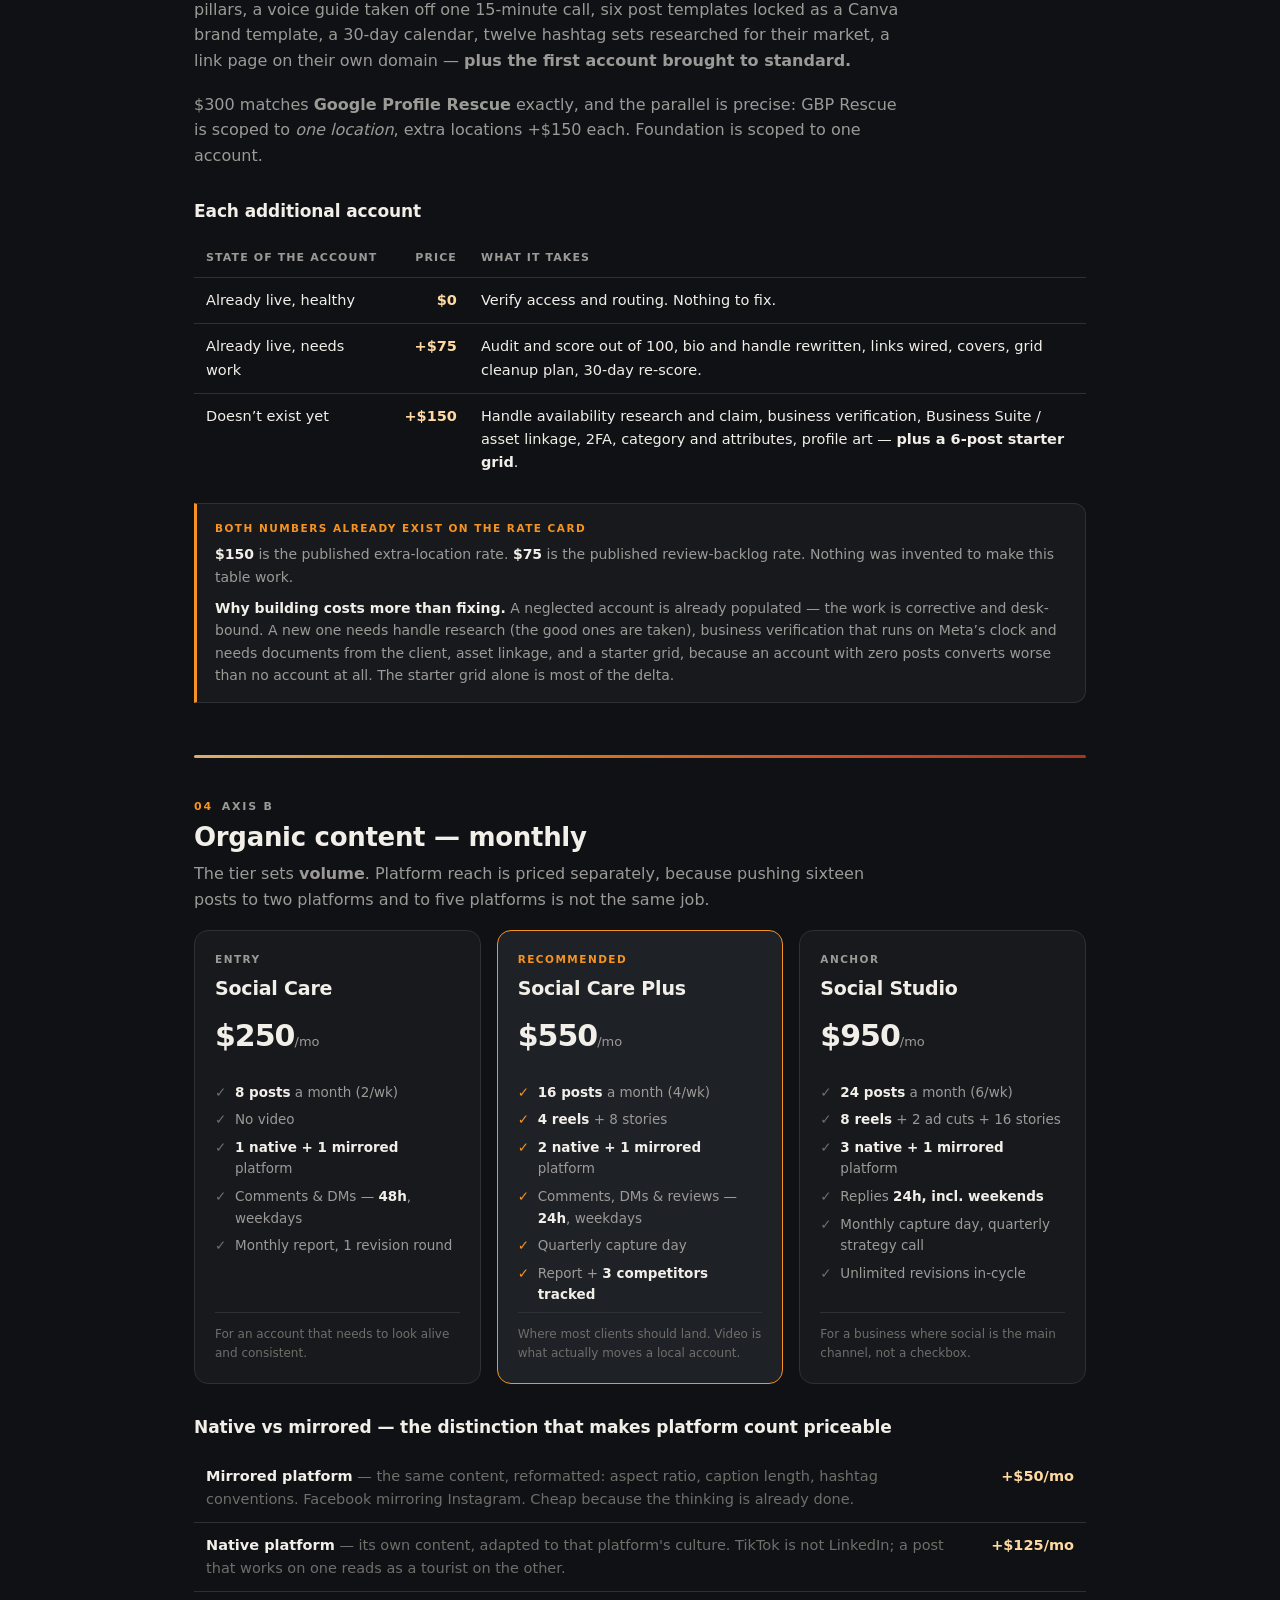
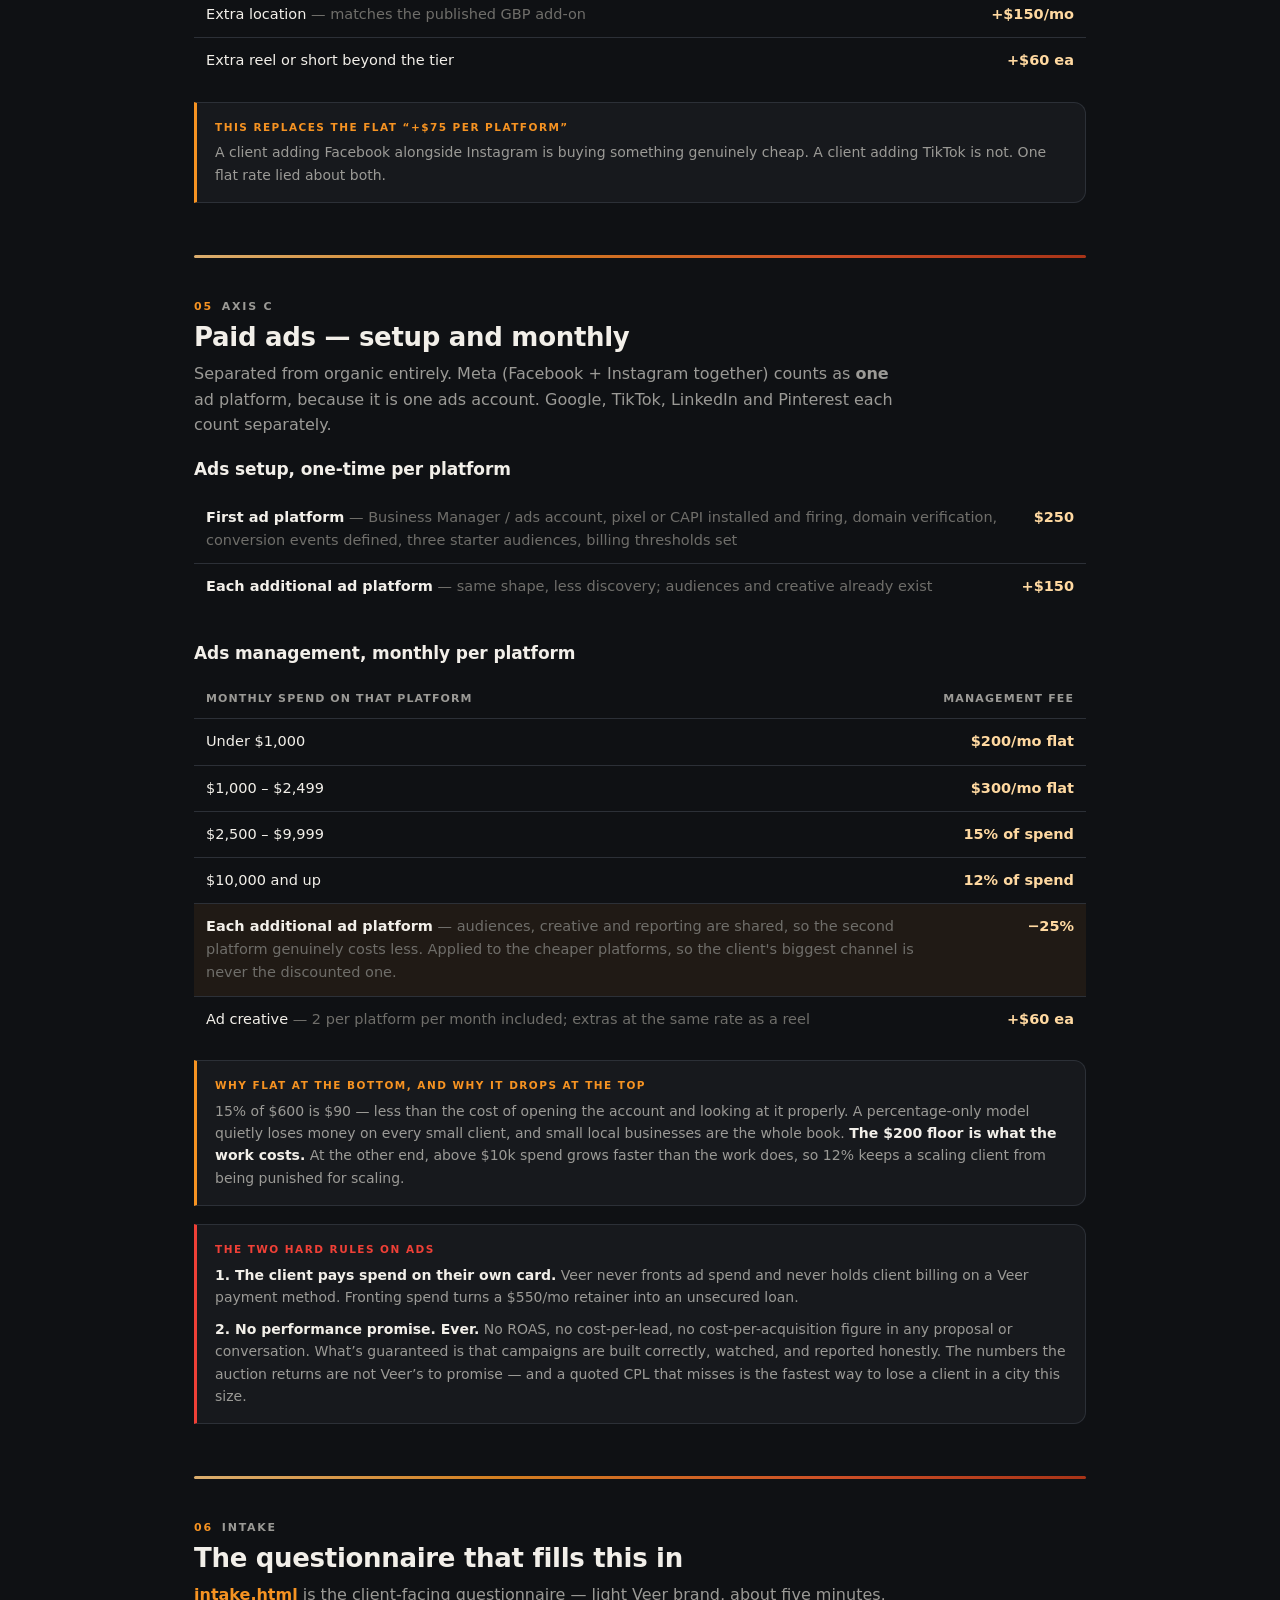
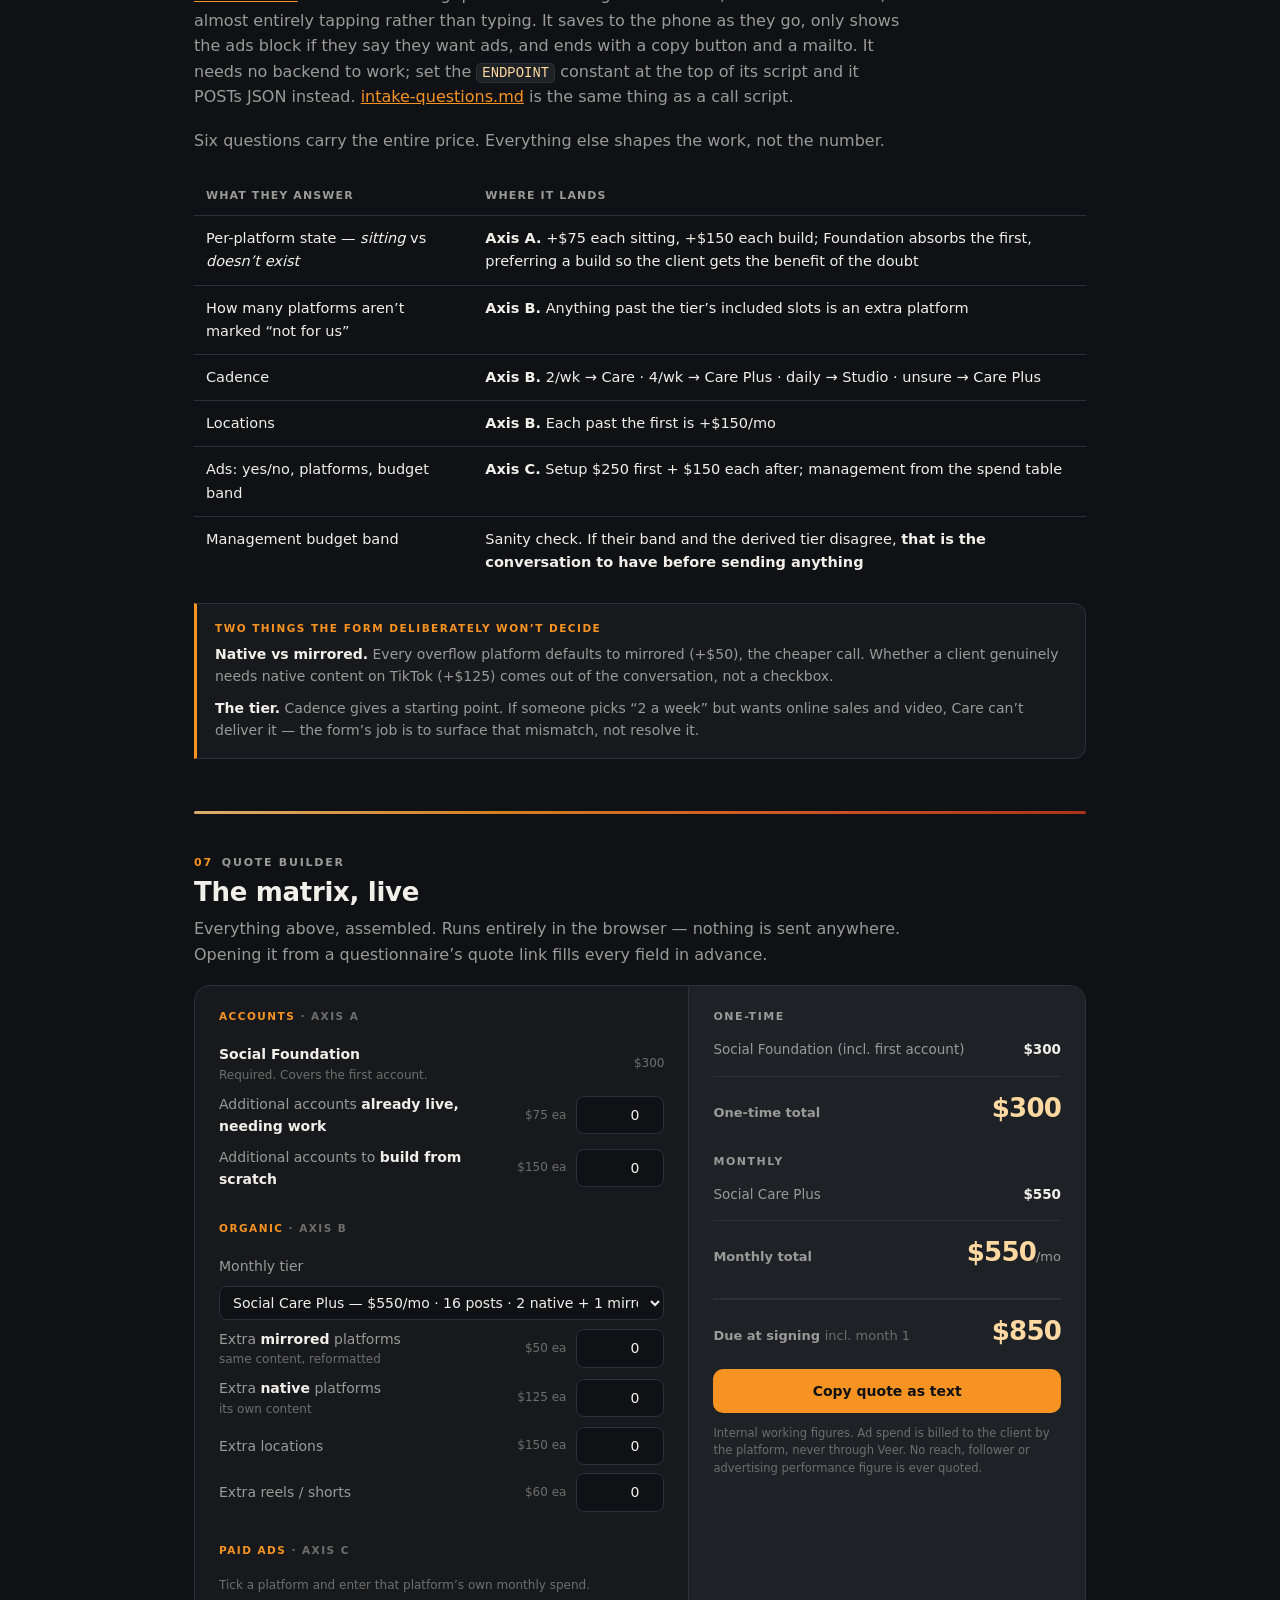
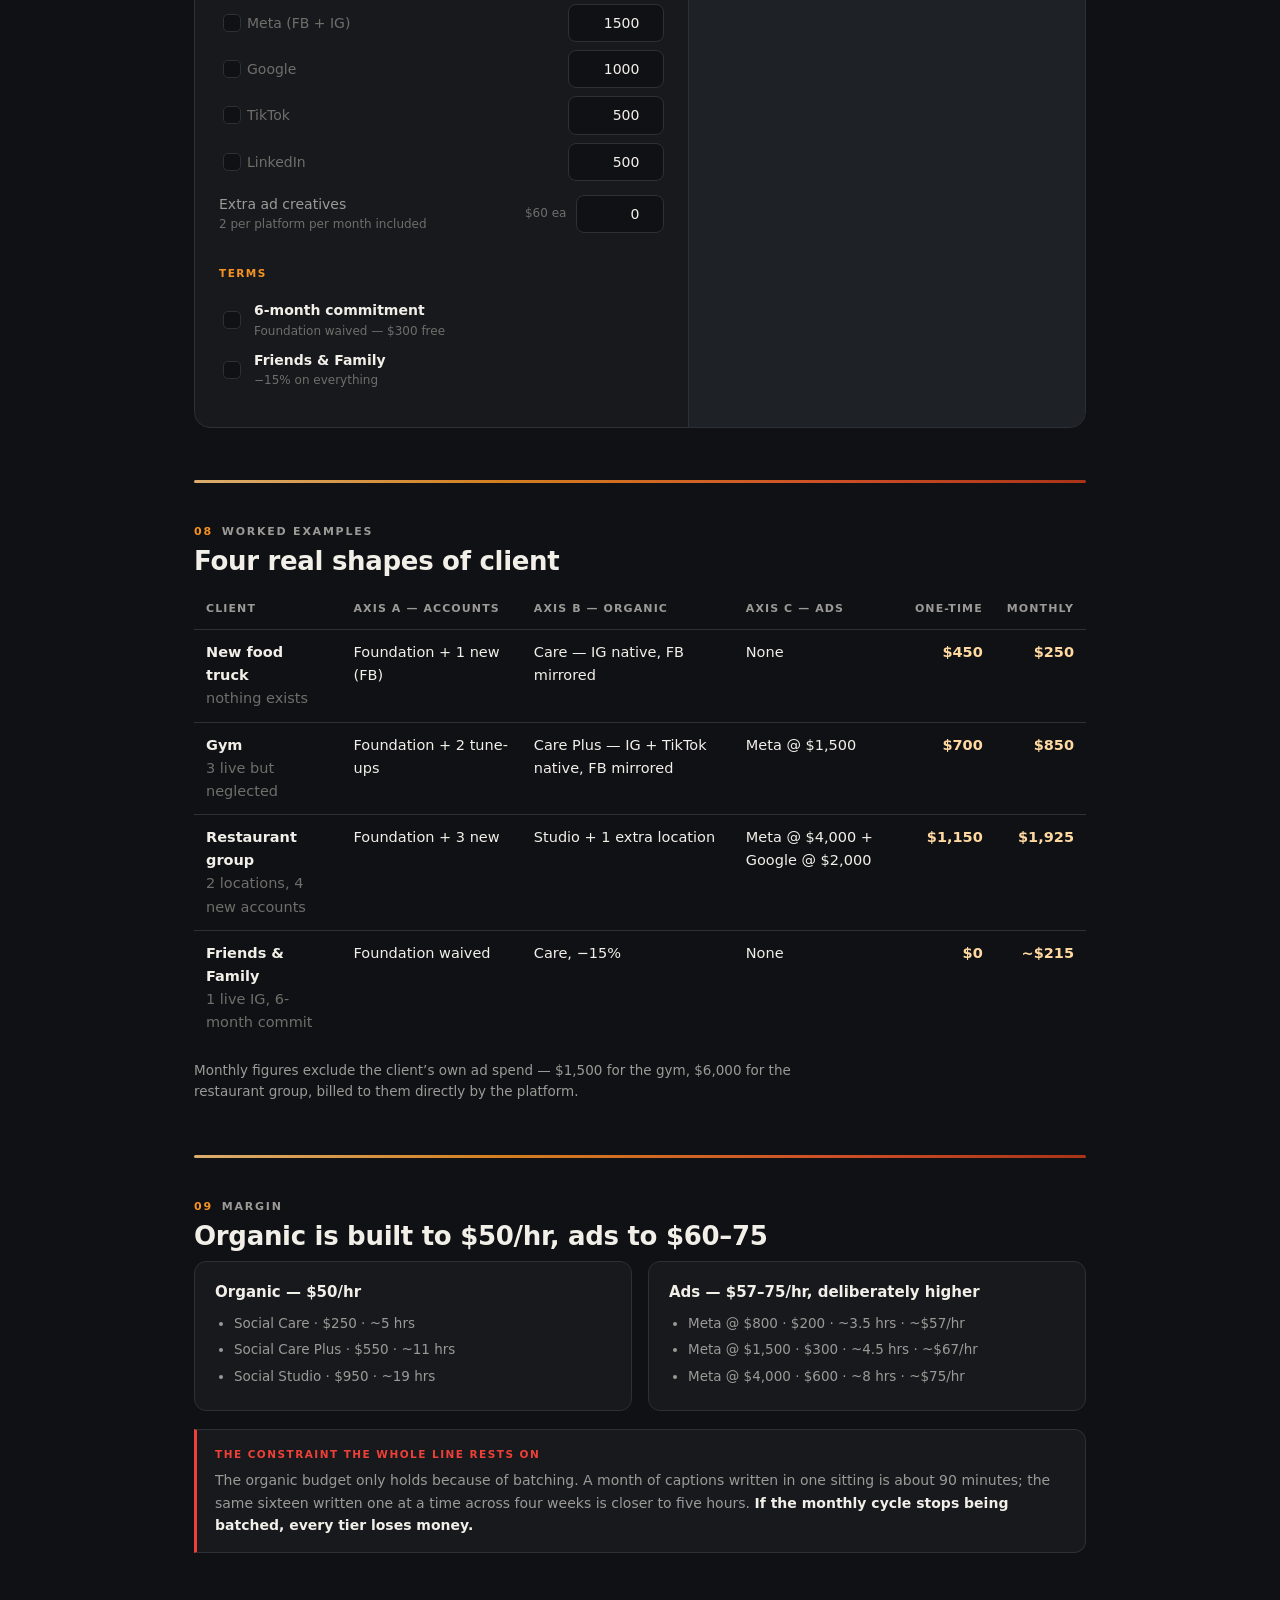
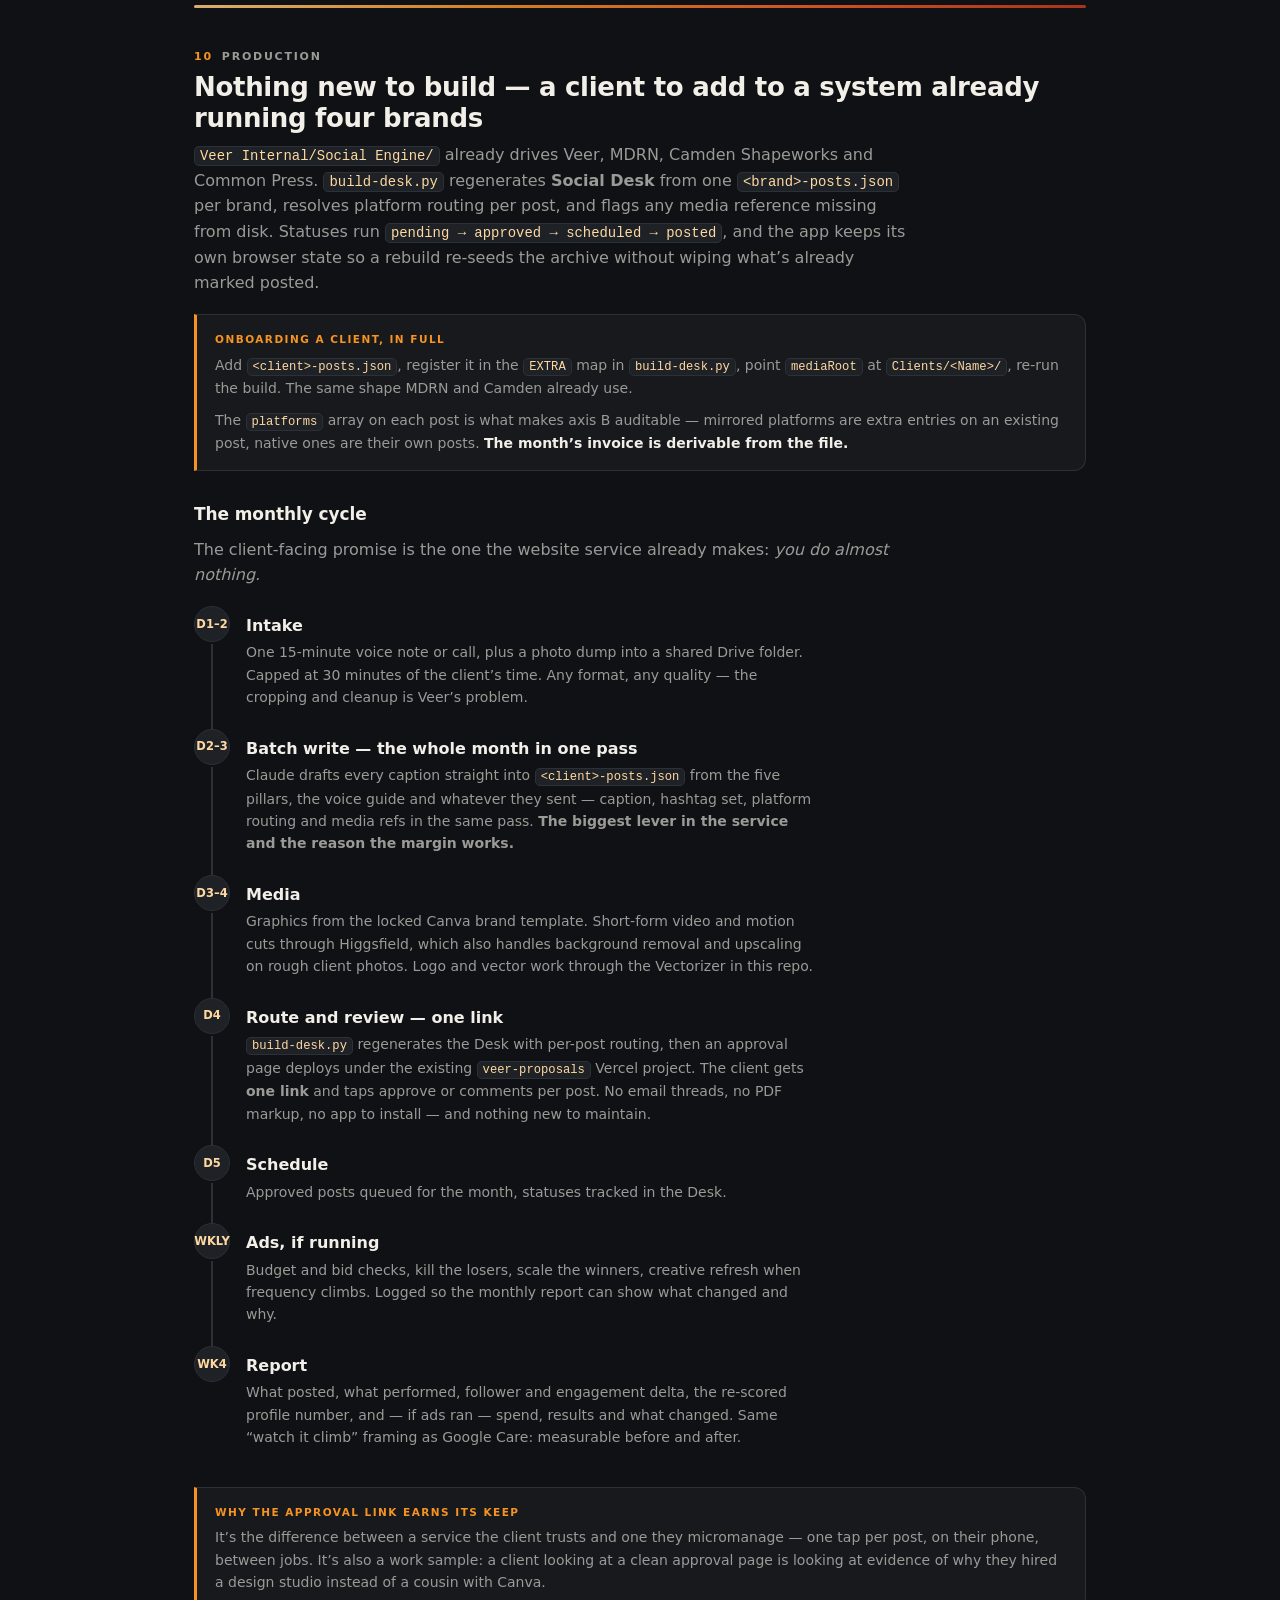
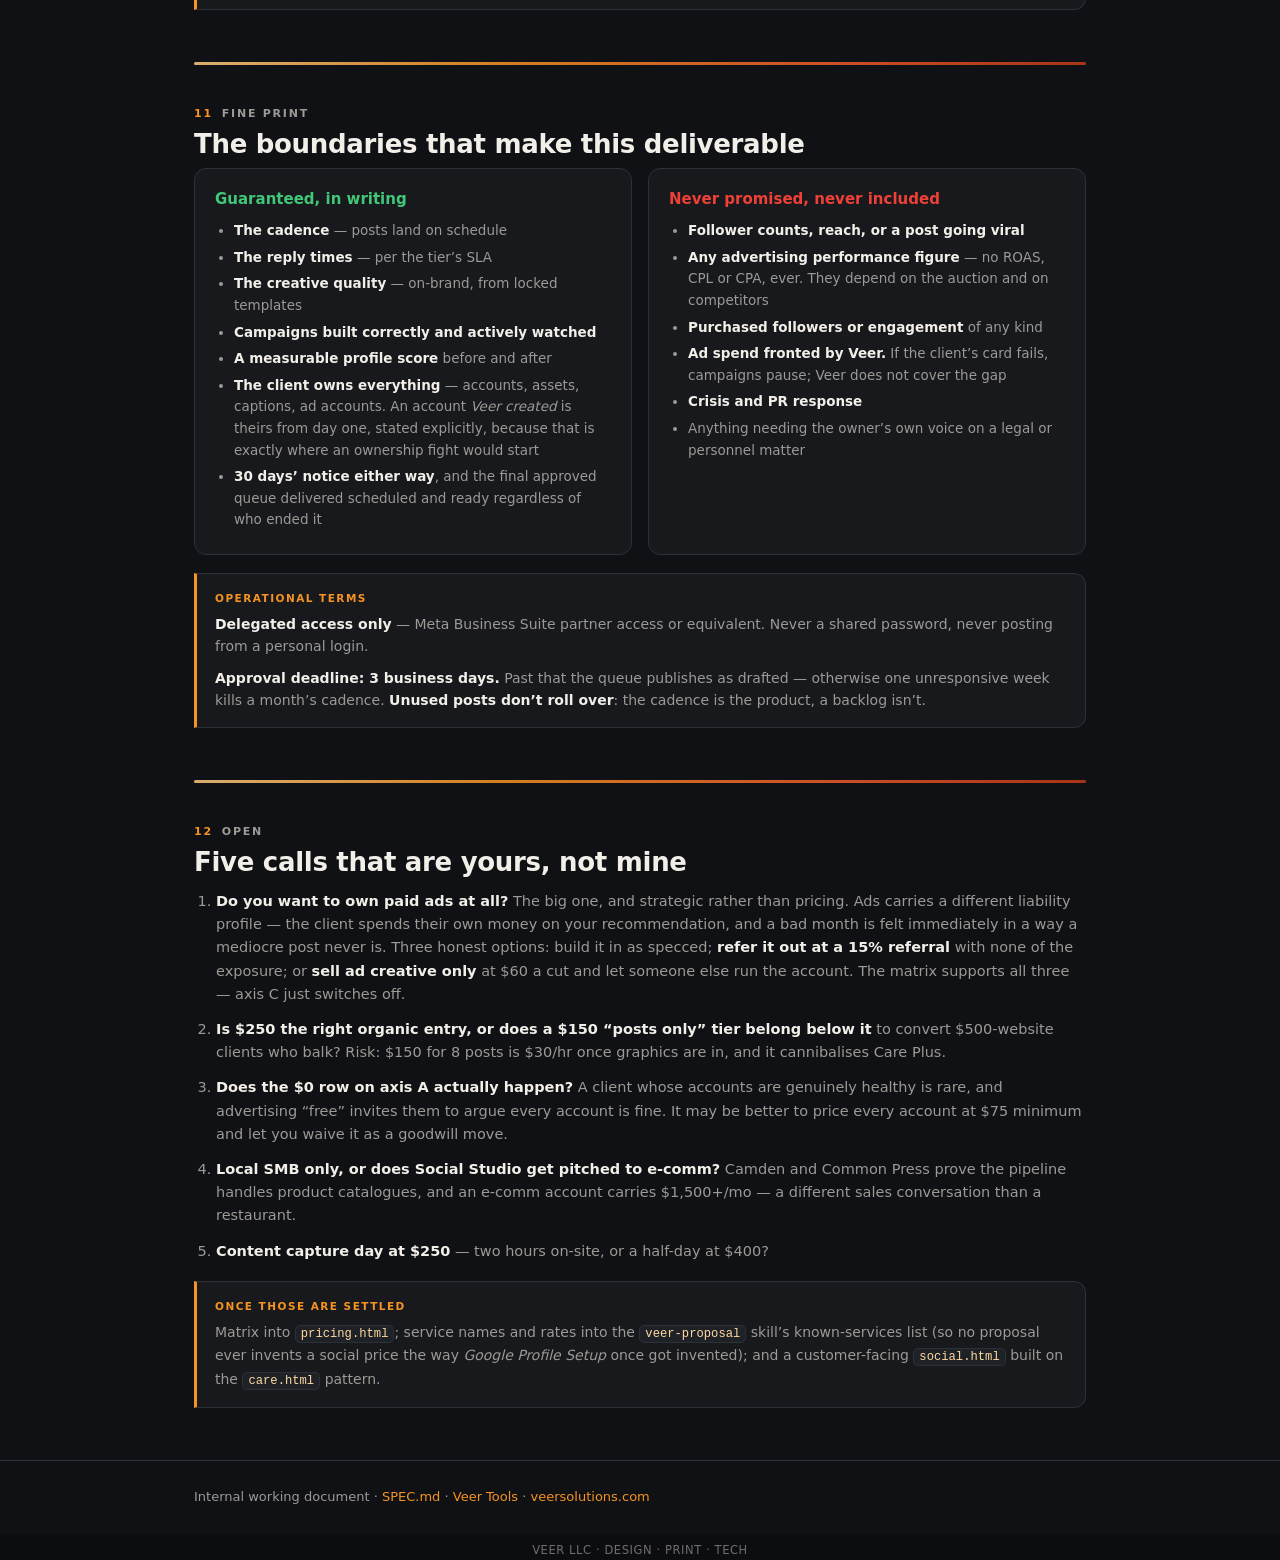
<file: social-care/index.html>
<!doctype html>
<html lang="en">
<head>
<meta charset="utf-8">
<meta name="viewport" content="width=device-width,initial-scale=1">
<title>Veer · Social Care</title>
<meta name="description" content="Pricing matrix, deliverables and production workflow for Veer's social media management service line — with a live quote calculator.">
<style>
:root{
  --bg:#0f1114; --panel:#17191d; --panel2:#1e2126; --line:#2c3037;
  --tx:#f2efe9; --tx2:#9b9a96; --tx3:#6f6e6a;
  --red:#ef4037; --red2:#bd222f; --orange:#f69322; --peach:#ffd9a1;
  --ok:#41c777;
  --sunset:linear-gradient(90deg,#FEC97E 0%,#F69323 34%,#EE5A2A 72%,#C33A18 100%);
}
*{box-sizing:border-box}
html,body{margin:0;min-height:100%}
body{
  background:var(--bg); color:var(--tx);
  font:16px/1.6 "Segoe UI",system-ui,-apple-system,sans-serif;
  -webkit-font-smoothing:antialiased;
}
.wrap{max-width:940px;margin:0 auto;padding:0 24px}
a{color:var(--orange)}
code{
  background:var(--panel2);border:1px solid var(--line);border-radius:5px;
  padding:1px 5px;font-size:.87em;color:var(--peach);
}

/* ---- header ---- */
header{
  border-bottom:1px solid var(--line);
  background:
    radial-gradient(900px 320px at 12% -40%, rgba(239,64,55,.18), transparent 70%),
    radial-gradient(700px 300px at 78% -50%, rgba(246,147,34,.14), transparent 70%);
}
.bar{display:flex;align-items:center;gap:12px;padding:26px 0 0}
.bar b{font-size:19px;letter-spacing:.2px}
.bar a{text-decoration:none;color:var(--tx2);font-size:13px;margin-left:auto}
.bar a:hover{color:var(--orange)}
.hero{padding:40px 0 48px}
.chip{
  display:inline-block;font-size:11px;letter-spacing:.16em;text-transform:uppercase;
  font-weight:700;color:var(--peach);border:1px solid rgba(246,147,34,.45);
  background:rgba(246,147,34,.10);border-radius:999px;padding:4px 11px;margin-bottom:16px;
}
h1{
  margin:0 0 14px; font-size:clamp(30px,5.2vw,46px); line-height:1.12; letter-spacing:-.5px;
  background:linear-gradient(96deg,var(--red) 0%,var(--orange) 62%,var(--peach) 100%);
  -webkit-background-clip:text; background-clip:text; color:transparent;
  padding-bottom:.08em;
}
.hero p{margin:0;color:var(--tx2);max-width:62ch;font-size:17px}

/* ---- sections ---- */
main{padding:44px 0 20px}
section{margin-bottom:52px}
.eyebrow{
  display:flex;align-items:baseline;gap:9px;
  font-size:11px;letter-spacing:.16em;text-transform:uppercase;color:var(--tx2);
  margin:0 0 6px;font-weight:600;
}
.eyebrow .n{color:var(--orange);font-weight:700}
h2{margin:0 0 8px;font-size:clamp(21px,3.6vw,26px);letter-spacing:-.3px;line-height:1.2}
h3{margin:30px 0 8px;font-size:17px;letter-spacing:-.1px}
section > p{color:var(--tx2);max-width:70ch;margin:0 0 18px}
.grule{height:3px;background:var(--sunset);border-radius:3px;margin:0 0 40px;opacity:.85}

/* ---- tables ---- */
.tbl{width:100%;border-collapse:collapse;font-size:14.5px;margin-top:4px}
.tbl th,.tbl td{text-align:left;padding:11px 12px;border-bottom:1px solid var(--line);vertical-align:top}
.tbl thead th{
  font-size:11px;letter-spacing:.1em;text-transform:uppercase;color:var(--tx2);white-space:nowrap;
}
.tbl td.num,.tbl th.num{text-align:right;font-variant-numeric:tabular-nums;white-space:nowrap;font-weight:600}
.tbl td.num{color:var(--peach)}
.tbl tbody tr:last-child td{border-bottom:0}
.tbl .sub{color:var(--tx3);font-weight:400}
.tbl .rec td{background:rgba(246,147,34,.07)}
.scroll{overflow-x:auto;-webkit-overflow-scrolling:touch}

/* ---- axis cards ---- */
.axes{display:grid;gap:14px;grid-template-columns:repeat(auto-fit,minmax(240px,1fr));margin-top:6px}
.axis{background:var(--panel);border:1px solid var(--line);border-radius:13px;padding:18px 20px}
.axis .k{font-size:10.5px;font-weight:700;letter-spacing:.14em;text-transform:uppercase;color:var(--orange)}
.axis h4{margin:6px 0 6px;font-size:16px}
.axis p{margin:0;font-size:13.5px;color:var(--tx2)}
.axis .bill{
  margin-top:11px;padding-top:9px;border-top:1px solid var(--line);
  font-size:12px;color:var(--tx3);
}

/* ---- tier cards ---- */
.tiers{display:grid;gap:16px;grid-template-columns:repeat(auto-fit,minmax(250px,1fr));margin-top:6px}
.tier{background:var(--panel);border:1px solid var(--line);border-radius:14px;padding:20px;display:flex;flex-direction:column}
.tier.rec{border-color:var(--orange);background:var(--panel2)}
.tier .tag{font-size:10.5px;font-weight:700;letter-spacing:.14em;text-transform:uppercase;color:var(--tx2)}
.tier.rec .tag{color:var(--orange)}
.tier h3{margin:5px 0 0;font-size:19px;letter-spacing:-.2px}
.tier .price{font-size:30px;font-weight:700;margin:8px 0 2px;letter-spacing:-1px}
.tier .price span{font-size:13px;font-weight:400;color:var(--tx2);letter-spacing:0}
.tier ul{list-style:none;padding:0;margin:14px 0 0}
.tier li{position:relative;padding-left:20px;margin:6px 0;font-size:13.5px;color:var(--tx2)}
.tier li::before{content:"✓";position:absolute;left:0;font-weight:700;color:var(--tx3)}
.tier.rec li::before{color:var(--orange)}
.tier li b{color:var(--tx);font-weight:600}
.tier .foot{margin-top:auto;padding-top:12px;border-top:1px solid var(--line);font-size:12px;color:var(--tx3)}

/* ---- callouts ---- */
.note{
  border:1px solid var(--line);border-left:3px solid var(--orange);
  background:var(--panel);border-radius:0 12px 12px 0;padding:16px 18px;margin-top:18px;
}
.note.warn{border-left-color:var(--red)}
.note p{margin:0;font-size:14px;color:var(--tx2)}
.note p + p{margin-top:9px}
.note b{color:var(--tx)}
.note .lbl{display:block;font-size:10.5px;letter-spacing:.14em;text-transform:uppercase;font-weight:700;color:var(--orange);margin-bottom:6px}
.note.warn .lbl{color:var(--red)}

.two{display:grid;gap:16px;grid-template-columns:repeat(auto-fit,minmax(260px,1fr))}
.box{background:var(--panel);border:1px solid var(--line);border-radius:12px;padding:18px 20px}
.box h4{margin:0 0 9px;font-size:15px}
.box ul{margin:0;padding-left:19px}
.box li{font-size:13.5px;color:var(--tx2);margin:5px 0}
.box li b{color:var(--tx);font-weight:600}
.box.no h4{color:var(--red)}
.box.yes h4{color:var(--ok)}

/* ---- calculator ---- */
.calc{
  background:var(--panel);border:1px solid var(--line);border-radius:16px;
  padding:0;overflow:hidden;margin-top:8px;
}
.calc-grid{display:grid;grid-template-columns:1.25fr 1fr}
@media(max-width:760px){.calc-grid{grid-template-columns:1fr}}
.calc-in{padding:22px 24px;border-right:1px solid var(--line)}
@media(max-width:760px){.calc-in{border-right:0;border-bottom:1px solid var(--line)}}
.calc-out{padding:22px 24px;background:var(--panel2)}
fieldset{border:0;padding:0;margin:0 0 22px}
fieldset:last-of-type{margin-bottom:6px}
legend{
  padding:0;font-size:10.5px;font-weight:700;letter-spacing:.14em;text-transform:uppercase;
  color:var(--orange);margin-bottom:10px;
}
legend .ax{color:var(--tx3);font-weight:600}
.f{display:flex;align-items:center;gap:10px;margin:8px 0;font-size:14px}
.f label{flex:1;color:var(--tx2);min-width:0}
.f label b{color:var(--tx);font-weight:600}
.f label .hint{display:block;font-size:12px;color:var(--tx3)}
.f .rate{font-size:12px;color:var(--tx3);font-variant-numeric:tabular-nums;white-space:nowrap}
input[type=number],select{
  background:var(--bg);color:var(--tx);border:1px solid var(--line);border-radius:8px;
  padding:7px 9px;font:inherit;font-size:14px;width:88px;text-align:right;
  font-variant-numeric:tabular-nums;
}
select{width:100%;text-align:left}
input[type=number]:focus,select:focus{outline:2px solid var(--orange);outline-offset:1px}
input[type=checkbox]{
  appearance:none;-webkit-appearance:none;width:18px;height:18px;flex:none;
  border:1px solid var(--line);border-radius:5px;background:var(--bg);cursor:pointer;position:relative;
}
input[type=checkbox]:checked{background:var(--orange);border-color:var(--orange)}
input[type=checkbox]:checked::after{
  content:"✓";position:absolute;inset:0;display:flex;align-items:center;justify-content:center;
  color:#0f1114;font-size:12px;font-weight:800;
}
.adrow{display:grid;grid-template-columns:18px 1fr 96px;gap:10px;align-items:center;margin:8px 0;font-size:14px}
.adrow label{color:var(--tx2)}
.adrow input[type=number]{width:100%}
.adrow.off label{color:var(--tx3)}

/* output */
.calc-out h4{margin:0 0 4px;font-size:11px;letter-spacing:.14em;text-transform:uppercase;color:var(--tx2);font-weight:700}
.lines{list-style:none;padding:0;margin:8px 0 0;font-size:13.5px}
.lines li{display:flex;justify-content:space-between;gap:12px;padding:5px 0;color:var(--tx2)}
.lines li span:last-child{font-variant-numeric:tabular-nums;white-space:nowrap;color:var(--tx);font-weight:600}
.lines li.disc span:last-child{color:var(--ok)}
.lines li.none{color:var(--tx3);justify-content:flex-start}
.total{
  display:flex;justify-content:space-between;align-items:baseline;gap:12px;
  margin-top:10px;padding-top:11px;border-top:1px solid var(--line);
}
.total .lab{font-size:13px;color:var(--tx2);font-weight:600}
.total .val{font-size:26px;font-weight:700;letter-spacing:-.8px;font-variant-numeric:tabular-nums;color:var(--peach)}
.total .val small{font-size:13px;font-weight:400;color:var(--tx2);letter-spacing:0}
.blk{margin-bottom:24px}
.spend{
  margin-top:16px;padding:11px 13px;border:1px dashed var(--line);border-radius:10px;
  font-size:12.5px;color:var(--tx2);
}
.spend b{color:var(--tx);font-variant-numeric:tabular-nums}
.btn{
  margin-top:16px;width:100%;background:var(--orange);color:#0f1114;border:0;border-radius:10px;
  padding:11px 14px;font:inherit;font-weight:700;font-size:14px;cursor:pointer;
}
.btn:hover{filter:brightness(1.08)}
.btn.done{background:var(--ok)}
.ftr-note{margin-top:12px;font-size:11.5px;color:var(--tx3);line-height:1.5}

ol.q{margin:6px 0 0;padding-left:22px}
ol.q li{color:var(--tx2);margin:12px 0;font-size:14.5px}
ol.q li b{color:var(--tx)}

/* ---- flow ---- */
.flow{list-style:none;padding:0;margin:6px 0 0}
.step{display:flex;gap:16px;align-items:flex-start;position:relative;padding-bottom:20px}
.step:not(:last-child)::before{content:"";position:absolute;left:17px;top:38px;bottom:0;width:2px;background:var(--line)}
.dot{
  width:36px;height:36px;border-radius:50%;flex:none;display:flex;align-items:center;justify-content:center;
  font-size:11.5px;font-weight:700;background:var(--panel2);color:var(--peach);border:1px solid var(--line);
}
.step h4{margin:7px 0 3px;font-size:16px}
.step p{margin:0;font-size:14px;color:var(--tx2);max-width:64ch}

/* ---- footer ---- */
footer{border-top:1px solid var(--line);padding:26px 0 0;color:var(--tx2);font-size:13px}
footer a{color:var(--orange);text-decoration:none}
footer a:hover{text-decoration:underline}
.powered{
  background:#0b0d10;margin-top:26px;padding:9px 0 10px;
  font-size:.72rem;letter-spacing:.05em;color:var(--tx3);text-align:center;line-height:1.3;
}
.powered a{color:var(--tx2);font-weight:600;text-decoration:none}
@media print{
  body{background:#fff;color:#111}
  .tier,.box,.note,.calc{break-inside:avoid}
  *{-webkit-print-color-adjust:exact;print-color-adjust:exact}
}
</style>
</head>
<body>

<header>
  <div class="wrap">
    <div class="bar">
      <b>VEER</b>
      <a href="../">← Tools</a>
    </div>
    <div class="hero">
      <span class="chip">Internal · proposed, not published</span>
      <h1>Social Care</h1>
      <p>A build-your-quote matrix for managing a client's social accounts — account setup,
         organic content, and paid ads priced on separate axes, because they scale
         separately. Every rate is derived from the Veer rate card already published, so
         the two pages never contradict each other. Send a prospect the
         <a href="intake.html">questionnaire</a> and it fills the calculator for you.
         Working notes in <a href="SPEC.md">SPEC.md</a>.</p>
    </div>
  </div>
</header>

<main class="wrap">

  <section>
    <div class="eyebrow"><span class="n">01</span> Where it fits</div>
    <h2>The rung that was advertised and never priced</h2>
    <p>The published rate card already ends on this promise — step 3 of the
       &ldquo;What&rsquo;s next&rdquo; ladder reads <em>&ldquo;AI working behind the scenes
       — chases invoices, replies to reviews, and drafts your posts.&rdquo;</em> Social
       isn&rsquo;t a new direction. It&rsquo;s the rung clients are already being shown.</p>
    <div class="note">
      <span class="lbl">The number that sets the floor</span>
      <p><b>Google Care is $85/mo for 8 posts to a single surface</b>, with a 48-hour reply
         SLA and a monthly re-score. Social management is the same shape of work across two
         to four surfaces, with original creative and video on top — so it can&rsquo;t price
         below that, and the organic entry has to clear Google Care Plus ($150) or the
         ladder stops making sense. That puts the entry at <b>$250/mo</b>.</p>
    </div>
  </section>

  <div class="grule"></div>

  <section>
    <div class="eyebrow"><span class="n">02</span> The matrix</div>
    <h2>Three axes, because one tier number can&rsquo;t carry the quote</h2>
    <p>A quote has to answer three questions that scale independently. Fold them into one
       tier price and a client with one live Instagram pays the same as a client with four
       accounts that don&rsquo;t exist yet — wrong in both directions.</p>
    <div class="axes">
      <div class="axis">
        <span class="k">Axis A</span>
        <h4>Accounts</h4>
        <p>Does it exist, or am I building it? Scales with how many accounts there are and
           what state each one is in.</p>
        <div class="bill">One-time</div>
      </div>
      <div class="axis">
        <span class="k">Axis B</span>
        <h4>Organic</h4>
        <p>How much content, pushed to how many surfaces? Volume sets the tier; platform
           count is priced on top of it.</p>
        <div class="bill">Monthly</div>
      </div>
      <div class="axis">
        <span class="k">Axis C</span>
        <h4>Paid ads</h4>
        <p>How many ad platforms, at what spend on each? Entirely separate from organic —
           its own setup, fee and risk.</p>
        <div class="bill">One-time setup + monthly</div>
      </div>
    </div>
    <div class="note">
      <span class="lbl">The decomposition that makes a matrix possible</span>
      <p><b>Client-level strategy work happens once, no matter how many accounts there
         are.</b> Pillars, templates, calendar, hashtag research and the voice guide are a
         fixed cost. Account work multiplies. Charging one number for both is what made a
         flat &ldquo;$300 Social Rescue&rdquo; unable to answer <em>what if they have four
         accounts?</em></p>
      <p>So the Rescue splits: <b>Foundation</b> (once) <b>+ per-account work</b>
         (multiplies).</p>
    </div>
  </section>

  <div class="grule"></div>

  <section>
    <div class="eyebrow"><span class="n">03</span> Axis A</div>
    <h2>Accounts — one-time</h2>

    <h3 style="margin-top:8px">Social Foundation — $300, charged once</h3>
    <p>Required on every engagement. Holds everything that isn&rsquo;t per-account: five
       content pillars, a voice guide taken off one 15-minute call, six post templates
       locked as a Canva brand template, a 30-day calendar, twelve hashtag sets researched
       for their market, a link page on their own domain — <b>plus the first account
       brought to standard.</b></p>
    <p>$300 matches <b>Google Profile Rescue</b> exactly, and the parallel is precise: GBP
       Rescue is scoped to <em>one location</em>, extra locations +$150 each. Foundation is
       scoped to one account.</p>

    <h3>Each additional account</h3>
    <div class="scroll">
    <table class="tbl">
      <thead><tr><th>State of the account</th><th class="num">Price</th><th>What it takes</th></tr></thead>
      <tbody>
        <tr><td>Already live, healthy</td><td class="num">$0</td>
            <td>Verify access and routing. Nothing to fix.</td></tr>
        <tr><td>Already live, needs work</td><td class="num">+$75</td>
            <td>Audit and score out of 100, bio and handle rewritten, links wired, covers, grid cleanup plan, 30-day re-score.</td></tr>
        <tr><td>Doesn&rsquo;t exist yet</td><td class="num">+$150</td>
            <td>Handle availability research and claim, business verification, Business Suite / asset linkage, 2FA, category and attributes, profile art — <b>plus a 6-post starter grid</b>.</td></tr>
      </tbody>
    </table>
    </div>
    <div class="note">
      <span class="lbl">Both numbers already exist on the rate card</span>
      <p><b>$150</b> is the published extra-location rate. <b>$75</b> is the published
         review-backlog rate. Nothing was invented to make this table work.</p>
      <p><b>Why building costs more than fixing.</b> A neglected account is already
         populated — the work is corrective and desk-bound. A new one needs handle research
         (the good ones are taken), business verification that runs on Meta&rsquo;s clock
         and needs documents from the client, asset linkage, and a starter grid, because an
         account with zero posts converts worse than no account at all. The starter grid
         alone is most of the delta.</p>
    </div>
  </section>

  <div class="grule"></div>

  <section>
    <div class="eyebrow"><span class="n">04</span> Axis B</div>
    <h2>Organic content — monthly</h2>
    <p>The tier sets <b>volume</b>. Platform reach is priced separately, because pushing
       sixteen posts to two platforms and to five platforms is not the same job.</p>
    <div class="tiers">
      <div class="tier">
        <span class="tag">Entry</span>
        <h3>Social Care</h3>
        <div class="price">$250<span>/mo</span></div>
        <ul>
          <li><b>8 posts</b> a month (2/wk)</li>
          <li>No video</li>
          <li><b>1 native + 1 mirrored</b> platform</li>
          <li>Comments &amp; DMs — <b>48h</b>, weekdays</li>
          <li>Monthly report, 1 revision round</li>
        </ul>
        <div class="foot">For an account that needs to look alive and consistent.</div>
      </div>
      <div class="tier rec">
        <span class="tag">Recommended</span>
        <h3>Social Care Plus</h3>
        <div class="price">$550<span>/mo</span></div>
        <ul>
          <li><b>16 posts</b> a month (4/wk)</li>
          <li><b>4 reels</b> + 8 stories</li>
          <li><b>2 native + 1 mirrored</b> platform</li>
          <li>Comments, DMs &amp; reviews — <b>24h</b>, weekdays</li>
          <li>Quarterly capture day</li>
          <li>Report + <b>3 competitors tracked</b></li>
        </ul>
        <div class="foot">Where most clients should land. Video is what actually moves a local account.</div>
      </div>
      <div class="tier">
        <span class="tag">Anchor</span>
        <h3>Social Studio</h3>
        <div class="price">$950<span>/mo</span></div>
        <ul>
          <li><b>24 posts</b> a month (6/wk)</li>
          <li><b>8 reels</b> + 2 ad cuts + 16 stories</li>
          <li><b>3 native + 1 mirrored</b> platform</li>
          <li>Replies <b>24h, incl. weekends</b></li>
          <li>Monthly capture day, quarterly strategy call</li>
          <li>Unlimited revisions in-cycle</li>
        </ul>
        <div class="foot">For a business where social is the main channel, not a checkbox.</div>
      </div>
    </div>

    <h3>Native vs mirrored — the distinction that makes platform count priceable</h3>
    <div class="scroll">
    <table class="tbl">
      <tbody>
        <tr><td><b>Mirrored platform</b> <span class="sub">— the same content, reformatted: aspect ratio, caption length, hashtag conventions. Facebook mirroring Instagram. Cheap because the thinking is already done.</span></td><td class="num">+$50/mo</td></tr>
        <tr><td><b>Native platform</b> <span class="sub">— its own content, adapted to that platform's culture. TikTok is not LinkedIn; a post that works on one reads as a tourist on the other.</span></td><td class="num">+$125/mo</td></tr>
        <tr><td>Extra location <span class="sub">— matches the published GBP add-on</span></td><td class="num">+$150/mo</td></tr>
        <tr><td>Extra reel or short beyond the tier</td><td class="num">+$60 ea</td></tr>
      </tbody>
    </table>
    </div>
    <div class="note">
      <span class="lbl">This replaces the flat &ldquo;+$75 per platform&rdquo;</span>
      <p>A client adding Facebook alongside Instagram is buying something genuinely cheap.
         A client adding TikTok is not. One flat rate lied about both.</p>
    </div>
  </section>

  <div class="grule"></div>

  <section>
    <div class="eyebrow"><span class="n">05</span> Axis C</div>
    <h2>Paid ads — setup and monthly</h2>
    <p>Separated from organic entirely. Meta (Facebook + Instagram together) counts as
       <b>one</b> ad platform, because it is one ads account. Google, TikTok, LinkedIn and
       Pinterest each count separately.</p>

    <h3 style="margin-top:8px">Ads setup, one-time per platform</h3>
    <div class="scroll">
    <table class="tbl">
      <tbody>
        <tr><td><b>First ad platform</b> <span class="sub">— Business Manager / ads account, pixel or CAPI installed and firing, domain verification, conversion events defined, three starter audiences, billing thresholds set</span></td><td class="num">$250</td></tr>
        <tr><td><b>Each additional ad platform</b> <span class="sub">— same shape, less discovery; audiences and creative already exist</span></td><td class="num">+$150</td></tr>
      </tbody>
    </table>
    </div>

    <h3>Ads management, monthly per platform</h3>
    <div class="scroll">
    <table class="tbl">
      <thead><tr><th>Monthly spend on that platform</th><th class="num">Management fee</th></tr></thead>
      <tbody>
        <tr><td>Under $1,000</td><td class="num">$200/mo flat</td></tr>
        <tr><td>$1,000 – $2,499</td><td class="num">$300/mo flat</td></tr>
        <tr><td>$2,500 – $9,999</td><td class="num">15% of spend</td></tr>
        <tr><td>$10,000 and up</td><td class="num">12% of spend</td></tr>
        <tr class="rec"><td><b>Each additional ad platform</b> <span class="sub">— audiences, creative and reporting are shared, so the second platform genuinely costs less. Applied to the cheaper platforms, so the client's biggest channel is never the discounted one.</span></td><td class="num">−25%</td></tr>
        <tr><td>Ad creative <span class="sub">— 2 per platform per month included; extras at the same rate as a reel</span></td><td class="num">+$60 ea</td></tr>
      </tbody>
    </table>
    </div>
    <div class="note">
      <span class="lbl">Why flat at the bottom, and why it drops at the top</span>
      <p>15% of $600 is $90 — less than the cost of opening the account and looking at it
         properly. A percentage-only model quietly loses money on every small client, and
         small local businesses are the whole book. <b>The $200 floor is what the work
         costs.</b> At the other end, above $10k spend grows faster than the work does, so
         12% keeps a scaling client from being punished for scaling.</p>
    </div>
    <div class="note warn">
      <span class="lbl">The two hard rules on ads</span>
      <p><b>1. The client pays spend on their own card.</b> Veer never fronts ad spend and
         never holds client billing on a Veer payment method. Fronting spend turns a
         $550/mo retainer into an unsecured loan.</p>
      <p><b>2. No performance promise. Ever.</b> No ROAS, no cost-per-lead, no
         cost-per-acquisition figure in any proposal or conversation. What&rsquo;s
         guaranteed is that campaigns are built correctly, watched, and reported honestly.
         The numbers the auction returns are not Veer&rsquo;s to promise — and a quoted CPL
         that misses is the fastest way to lose a client in a city this size.</p>
    </div>
  </section>

  <div class="grule"></div>

  <section>
    <div class="eyebrow"><span class="n">06</span> Intake</div>
    <h2>The questionnaire that fills this in</h2>
    <p><a href="intake.html"><b>intake.html</b></a> is the client-facing questionnaire —
       light Veer brand, about five minutes, almost entirely tapping rather than typing.
       It saves to the phone as they go, only shows the ads block if they say they want
       ads, and ends with a copy button and a mailto. It needs no backend to work; set the
       <code>ENDPOINT</code> constant at the top of its script and it POSTs JSON instead.
       <a href="intake-questions.md">intake-questions.md</a> is the same thing as a call
       script.</p>
    <p>Six questions carry the entire price. Everything else shapes the work, not the
       number.</p>
    <div class="scroll">
    <table class="tbl">
      <thead><tr><th>What they answer</th><th>Where it lands</th></tr></thead>
      <tbody>
        <tr><td>Per-platform state — <em>sitting</em> vs <em>doesn&rsquo;t exist</em></td>
            <td><b>Axis A.</b> +$75 each sitting, +$150 each build; Foundation absorbs the first, preferring a build so the client gets the benefit of the doubt</td></tr>
        <tr><td>How many platforms aren&rsquo;t marked &ldquo;not for us&rdquo;</td>
            <td><b>Axis B.</b> Anything past the tier&rsquo;s included slots is an extra platform</td></tr>
        <tr><td>Cadence</td>
            <td><b>Axis B.</b> 2/wk → Care · 4/wk → Care Plus · daily → Studio · unsure → Care Plus</td></tr>
        <tr><td>Locations</td>
            <td><b>Axis B.</b> Each past the first is +$150/mo</td></tr>
        <tr><td>Ads: yes/no, platforms, budget band</td>
            <td><b>Axis C.</b> Setup $250 first + $150 each after; management from the spend table</td></tr>
        <tr><td>Management budget band</td>
            <td>Sanity check. If their band and the derived tier disagree, <b>that is the conversation to have before sending anything</b></td></tr>
      </tbody>
    </table>
    </div>
    <div class="note">
      <span class="lbl">Two things the form deliberately won&rsquo;t decide</span>
      <p><b>Native vs mirrored.</b> Every overflow platform defaults to mirrored (+$50),
         the cheaper call. Whether a client genuinely needs native content on TikTok
         (+$125) comes out of the conversation, not a checkbox.</p>
      <p><b>The tier.</b> Cadence gives a starting point. If someone picks &ldquo;2 a
         week&rdquo; but wants online sales and video, Care can&rsquo;t deliver it — the
         form&rsquo;s job is to surface that mismatch, not resolve it.</p>
    </div>
  </section>

  <div class="grule"></div>

  <section>
    <div class="eyebrow"><span class="n">07</span> Quote builder</div>
    <h2>The matrix, live</h2>
    <p>Everything above, assembled. Runs entirely in the browser — nothing is sent
       anywhere. Opening it from a questionnaire&rsquo;s quote link fills every field in
       advance.</p>
    <div class="calc">
      <div class="calc-grid">
        <div class="calc-in">

          <fieldset>
            <legend>Accounts <span class="ax">· axis A</span></legend>
            <div class="f">
              <label><b>Social Foundation</b>
                <span class="hint">Required. Covers the first account.</span></label>
              <span class="rate">$300</span>
            </div>
            <div class="f">
              <label>Additional accounts <b>already live, needing work</b></label>
              <span class="rate">$75 ea</span>
              <input type="number" id="aExist" min="0" max="20" step="1" value="0">
            </div>
            <div class="f">
              <label>Additional accounts to <b>build from scratch</b></label>
              <span class="rate">$150 ea</span>
              <input type="number" id="aNew" min="0" max="20" step="1" value="0">
            </div>
          </fieldset>

          <fieldset>
            <legend>Organic <span class="ax">· axis B</span></legend>
            <div class="f">
              <label for="tier">Monthly tier</label>
            </div>
            <div class="f">
              <select id="tier">
                <option value="none">None — setup only</option>
                <option value="care">Social Care — $250/mo · 8 posts · 1 native + 1 mirrored</option>
                <option value="plus" selected>Social Care Plus — $550/mo · 16 posts · 2 native + 1 mirrored</option>
                <option value="studio">Social Studio — $950/mo · 24 posts · 3 native + 1 mirrored</option>
              </select>
            </div>
            <div class="f">
              <label>Extra <b>mirrored</b> platforms <span class="hint">same content, reformatted</span></label>
              <span class="rate">$50 ea</span>
              <input type="number" id="bMirror" min="0" max="10" step="1" value="0">
            </div>
            <div class="f">
              <label>Extra <b>native</b> platforms <span class="hint">its own content</span></label>
              <span class="rate">$125 ea</span>
              <input type="number" id="bNative" min="0" max="10" step="1" value="0">
            </div>
            <div class="f">
              <label>Extra locations</label>
              <span class="rate">$150 ea</span>
              <input type="number" id="bLoc" min="0" max="20" step="1" value="0">
            </div>
            <div class="f">
              <label>Extra reels / shorts</label>
              <span class="rate">$60 ea</span>
              <input type="number" id="bReel" min="0" max="40" step="1" value="0">
            </div>
          </fieldset>

          <fieldset>
            <legend>Paid ads <span class="ax">· axis C</span></legend>
            <div class="f" style="margin-bottom:4px">
              <label class="hint" style="color:var(--tx3);font-size:12px">
                Tick a platform and enter that platform&rsquo;s own monthly spend.</label>
            </div>
            <div class="adrow off" data-ad>
              <input type="checkbox" class="adOn" id="ad0" aria-label="Meta ads">
              <label for="ad0">Meta <span style="color:var(--tx3)">(FB + IG)</span></label>
              <input type="number" class="adSpend" min="0" step="100" value="1500" aria-label="Meta monthly spend" disabled>
            </div>
            <div class="adrow off" data-ad>
              <input type="checkbox" class="adOn" id="ad1" aria-label="Google ads">
              <label for="ad1">Google</label>
              <input type="number" class="adSpend" min="0" step="100" value="1000" aria-label="Google monthly spend" disabled>
            </div>
            <div class="adrow off" data-ad>
              <input type="checkbox" class="adOn" id="ad2" aria-label="TikTok ads">
              <label for="ad2">TikTok</label>
              <input type="number" class="adSpend" min="0" step="100" value="500" aria-label="TikTok monthly spend" disabled>
            </div>
            <div class="adrow off" data-ad>
              <input type="checkbox" class="adOn" id="ad3" aria-label="LinkedIn ads">
              <label for="ad3">LinkedIn</label>
              <input type="number" class="adSpend" min="0" step="100" value="500" aria-label="LinkedIn monthly spend" disabled>
            </div>
            <div class="f" style="margin-top:12px">
              <label>Extra ad creatives <span class="hint">2 per platform per month included</span></label>
              <span class="rate">$60 ea</span>
              <input type="number" id="cCreative" min="0" max="40" step="1" value="0">
            </div>
          </fieldset>

          <fieldset>
            <legend>Terms</legend>
            <div class="f">
              <input type="checkbox" id="mCommit">
              <label for="mCommit"><b>6-month commitment</b>
                <span class="hint">Foundation waived — $300 free</span></label>
            </div>
            <div class="f">
              <input type="checkbox" id="mFF">
              <label for="mFF"><b>Friends &amp; Family</b>
                <span class="hint">−15% on everything</span></label>
            </div>
          </fieldset>

        </div>

        <div class="calc-out">
          <div class="blk">
            <h4>One-time</h4>
            <ul class="lines" id="outOne"></ul>
            <div class="total"><span class="lab">One-time total</span>
              <span class="val" id="totOne">$0</span></div>
          </div>
          <div class="blk">
            <h4>Monthly</h4>
            <ul class="lines" id="outMo"></ul>
            <div class="total"><span class="lab">Monthly total</span>
              <span class="val" id="totMo">$0<small>/mo</small></span></div>
          </div>
          <div class="total" style="border-top-width:2px">
            <span class="lab">Due at signing <span style="color:var(--tx3);font-weight:400;white-space:nowrap">incl. month 1</span></span>
            <span class="val" id="totFirst">$0</span>
          </div>
          <div class="spend" id="spendNote" hidden></div>
          <button class="btn" id="copyBtn" type="button">Copy quote as text</button>
          <p class="ftr-note">Internal working figures. Ad spend is billed to the client by
             the platform, never through Veer. No reach, follower or advertising
             performance figure is ever quoted.</p>
        </div>
      </div>
    </div>
  </section>

  <div class="grule"></div>

  <section>
    <div class="eyebrow"><span class="n">08</span> Worked examples</div>
    <h2>Four real shapes of client</h2>
    <div class="scroll">
    <table class="tbl">
      <thead><tr><th>Client</th><th>Axis A — accounts</th><th>Axis B — organic</th><th>Axis C — ads</th><th class="num">One-time</th><th class="num">Monthly</th></tr></thead>
      <tbody>
        <tr>
          <td><b>New food truck</b><br><span class="sub">nothing exists</span></td>
          <td>Foundation + 1 new (FB)</td>
          <td>Care — IG native, FB mirrored</td>
          <td>None</td>
          <td class="num">$450</td><td class="num">$250</td>
        </tr>
        <tr>
          <td><b>Gym</b><br><span class="sub">3 live but neglected</span></td>
          <td>Foundation + 2 tune-ups</td>
          <td>Care Plus — IG + TikTok native, FB mirrored</td>
          <td>Meta @ $1,500</td>
          <td class="num">$700</td><td class="num">$850</td>
        </tr>
        <tr>
          <td><b>Restaurant group</b><br><span class="sub">2 locations, 4 new accounts</span></td>
          <td>Foundation + 3 new</td>
          <td>Studio + 1 extra location</td>
          <td>Meta @ $4,000 + Google @ $2,000</td>
          <td class="num">$1,150</td><td class="num">$1,925</td>
        </tr>
        <tr>
          <td><b>Friends &amp; Family</b><br><span class="sub">1 live IG, 6-month commit</span></td>
          <td>Foundation waived</td>
          <td>Care, −15%</td>
          <td>None</td>
          <td class="num">$0</td><td class="num">~$215</td>
        </tr>
      </tbody>
    </table>
    </div>
    <p style="margin-top:14px;font-size:13.5px">Monthly figures exclude the client&rsquo;s
       own ad spend — $1,500 for the gym, $6,000 for the restaurant group, billed to them
       directly by the platform.</p>
  </section>

  <div class="grule"></div>

  <section>
    <div class="eyebrow"><span class="n">09</span> Margin</div>
    <h2>Organic is built to $50/hr, ads to $60–75</h2>
    <div class="two">
      <div class="box">
        <h4>Organic — $50/hr</h4>
        <ul>
          <li>Social Care · $250 · ~5 hrs</li>
          <li>Social Care Plus · $550 · ~11 hrs</li>
          <li>Social Studio · $950 · ~19 hrs</li>
        </ul>
      </div>
      <div class="box">
        <h4>Ads — $57–75/hr, deliberately higher</h4>
        <ul>
          <li>Meta @ $800 · $200 · ~3.5 hrs · ~$57/hr</li>
          <li>Meta @ $1,500 · $300 · ~4.5 hrs · ~$67/hr</li>
          <li>Meta @ $4,000 · $600 · ~8 hrs · ~$75/hr</li>
        </ul>
      </div>
    </div>
    <div class="note warn">
      <span class="lbl">The constraint the whole line rests on</span>
      <p>The organic budget only holds because of batching. A month of captions written in
         one sitting is about 90 minutes; the same sixteen written one at a time across four
         weeks is closer to five hours. <b>If the monthly cycle stops being batched, every
         tier loses money.</b></p>
    </div>
  </section>

  <div class="grule"></div>

  <section>
    <div class="eyebrow"><span class="n">10</span> Production</div>
    <h2>Nothing new to build — a client to add to a system already running four brands</h2>
    <p><code>Veer Internal/Social Engine/</code> already drives Veer, MDRN, Camden
       Shapeworks and Common Press. <code>build-desk.py</code> regenerates <b>Social
       Desk</b> from one <code>&lt;brand&gt;-posts.json</code> per brand, resolves platform
       routing per post, and flags any media reference missing from disk. Statuses run
       <code>pending → approved → scheduled → posted</code>, and the app keeps its own
       browser state so a rebuild re-seeds the archive without wiping what&rsquo;s already
       marked posted.</p>
    <div class="note">
      <span class="lbl">Onboarding a client, in full</span>
      <p>Add <code>&lt;client&gt;-posts.json</code>, register it in the <code>EXTRA</code>
         map in <code>build-desk.py</code>, point <code>mediaRoot</code> at
         <code>Clients/&lt;Name&gt;/</code>, re-run the build. The same shape MDRN and
         Camden already use.</p>
      <p>The <code>platforms</code> array on each post is what makes axis B auditable —
         mirrored platforms are extra entries on an existing post, native ones are their own
         posts. <b>The month&rsquo;s invoice is derivable from the file.</b></p>
    </div>

    <h3>The monthly cycle</h3>
    <p>The client-facing promise is the one the website service already makes:
       <em>you do almost nothing.</em></p>
    <ol class="flow">
      <li class="step"><span class="dot">D1–2</span><div>
        <h4>Intake</h4>
        <p>One 15-minute voice note or call, plus a photo dump into a shared Drive folder.
           Capped at 30 minutes of the client&rsquo;s time. Any format, any quality — the
           cropping and cleanup is Veer&rsquo;s problem.</p>
      </div></li>
      <li class="step"><span class="dot">D2–3</span><div>
        <h4>Batch write — the whole month in one pass</h4>
        <p>Claude drafts every caption straight into <code>&lt;client&gt;-posts.json</code>
           from the five pillars, the voice guide and whatever they sent — caption, hashtag
           set, platform routing and media refs in the same pass.
           <b>The biggest lever in the service and the reason the margin works.</b></p>
      </div></li>
      <li class="step"><span class="dot">D3–4</span><div>
        <h4>Media</h4>
        <p>Graphics from the locked Canva brand template. Short-form video and motion cuts
           through Higgsfield, which also handles background removal and upscaling on rough
           client photos. Logo and vector work through the Vectorizer in this repo.</p>
      </div></li>
      <li class="step"><span class="dot">D4</span><div>
        <h4>Route and review — one link</h4>
        <p><code>build-desk.py</code> regenerates the Desk with per-post routing, then an
           approval page deploys under the existing <code>veer-proposals</code> Vercel
           project. The client gets <b>one link</b> and taps approve or comments per post.
           No email threads, no PDF markup, no app to install — and nothing new to
           maintain.</p>
      </div></li>
      <li class="step"><span class="dot">D5</span><div>
        <h4>Schedule</h4>
        <p>Approved posts queued for the month, statuses tracked in the Desk.</p>
      </div></li>
      <li class="step"><span class="dot">WKLY</span><div>
        <h4>Ads, if running</h4>
        <p>Budget and bid checks, kill the losers, scale the winners, creative refresh when
           frequency climbs. Logged so the monthly report can show what changed and why.</p>
      </div></li>
      <li class="step"><span class="dot">WK4</span><div>
        <h4>Report</h4>
        <p>What posted, what performed, follower and engagement delta, the re-scored profile
           number, and — if ads ran — spend, results and what changed. Same &ldquo;watch it
           climb&rdquo; framing as Google Care: measurable before and after.</p>
      </div></li>
    </ol>
    <div class="note">
      <span class="lbl">Why the approval link earns its keep</span>
      <p>It&rsquo;s the difference between a service the client trusts and one they
         micromanage — one tap per post, on their phone, between jobs. It&rsquo;s also a
         work sample: a client looking at a clean approval page is looking at evidence of
         why they hired a design studio instead of a cousin with Canva.</p>
    </div>
  </section>

  <div class="grule"></div>

  <section>
    <div class="eyebrow"><span class="n">11</span> Fine print</div>
    <h2>The boundaries that make this deliverable</h2>
    <div class="two">
      <div class="box yes">
        <h4>Guaranteed, in writing</h4>
        <ul>
          <li><b>The cadence</b> — posts land on schedule</li>
          <li><b>The reply times</b> — per the tier&rsquo;s SLA</li>
          <li><b>The creative quality</b> — on-brand, from locked templates</li>
          <li><b>Campaigns built correctly and actively watched</b></li>
          <li><b>A measurable profile score</b> before and after</li>
          <li><b>The client owns everything</b> — accounts, assets, captions, ad accounts. An account <em>Veer created</em> is theirs from day one, stated explicitly, because that is exactly where an ownership fight would start</li>
          <li><b>30 days&rsquo; notice either way</b>, and the final approved queue delivered scheduled and ready regardless of who ended it</li>
        </ul>
      </div>
      <div class="box no">
        <h4>Never promised, never included</h4>
        <ul>
          <li><b>Follower counts, reach, or a post going viral</b></li>
          <li><b>Any advertising performance figure</b> — no ROAS, CPL or CPA, ever. They depend on the auction and on competitors</li>
          <li><b>Purchased followers or engagement</b> of any kind</li>
          <li><b>Ad spend fronted by Veer.</b> If the client&rsquo;s card fails, campaigns pause; Veer does not cover the gap</li>
          <li><b>Crisis and PR response</b></li>
          <li>Anything needing the owner&rsquo;s own voice on a legal or personnel matter</li>
        </ul>
      </div>
    </div>
    <div class="note">
      <span class="lbl">Operational terms</span>
      <p><b>Delegated access only</b> — Meta Business Suite partner access or equivalent.
         Never a shared password, never posting from a personal login.</p>
      <p><b>Approval deadline: 3 business days.</b> Past that the queue publishes as
         drafted — otherwise one unresponsive week kills a month&rsquo;s cadence.
         <b>Unused posts don&rsquo;t roll over</b>: the cadence is the product, a backlog
         isn&rsquo;t.</p>
    </div>
  </section>

  <div class="grule"></div>

  <section>
    <div class="eyebrow"><span class="n">12</span> Open</div>
    <h2>Five calls that are yours, not mine</h2>
    <ol class="q">
      <li><b>Do you want to own paid ads at all?</b> The big one, and strategic rather than
        pricing. Ads carries a different liability profile — the client spends their own
        money on your recommendation, and a bad month is felt immediately in a way a
        mediocre post never is. Three honest options: build it in as specced; <b>refer it
        out at a 15% referral</b> with none of the exposure; or <b>sell ad creative only</b>
        at $60 a cut and let someone else run the account. The matrix supports all three —
        axis C just switches off.</li>
      <li><b>Is $250 the right organic entry, or does a $150 &ldquo;posts only&rdquo; tier
        belong below it</b> to convert $500-website clients who balk? Risk: $150 for 8 posts
        is $30/hr once graphics are in, and it cannibalises Care Plus.</li>
      <li><b>Does the $0 row on axis A actually happen?</b> A client whose accounts are
        genuinely healthy is rare, and advertising &ldquo;free&rdquo; invites them to argue
        every account is fine. It may be better to price every account at $75 minimum and
        let you waive it as a goodwill move.</li>
      <li><b>Local SMB only, or does Social Studio get pitched to e-comm?</b> Camden and
        Common Press prove the pipeline handles product catalogues, and an e-comm account
        carries $1,500+/mo — a different sales conversation than a restaurant.</li>
      <li><b>Content capture day at $250</b> — two hours on-site, or a half-day at $400?</li>
    </ol>
    <div class="note">
      <span class="lbl">Once those are settled</span>
      <p>Matrix into <code>pricing.html</code>; service names and rates into the
         <code>veer-proposal</code> skill&rsquo;s known-services list (so no proposal ever
         invents a social price the way <em>Google Profile Setup</em> once got invented);
         and a customer-facing <code>social.html</code> built on the <code>care.html</code>
         pattern.</p>
    </div>
  </section>

</main>

<footer>
  <div class="wrap">
    Internal working document · <a href="SPEC.md">SPEC.md</a> ·
    <a href="../">Veer Tools</a> ·
    <a href="https://veersolutions.com">veersolutions.com</a>
  </div>
  <div class="powered">VEER LLC · DESIGN · PRINT · TECH</div>
</footer>

<script>
(function(){
  "use strict";

  var R = {
    foundation: 300,
    acctExisting: 75,
    acctNew: 150,
    adSetupFirst: 250,
    adSetupMore: 150,
    mirrored: 50,
    native: 125,
    location: 150,
    reel: 60,
    creative: 60,
    ffDiscount: 0.15,
    adPlatformDiscount: 0.25
  };

  var TIERS = {
    none:   { label: null,                price: 0 },
    care:   { label: "Social Care",       price: 250 },
    plus:   { label: "Social Care Plus",  price: 550 },
    studio: { label: "Social Studio",     price: 950 }
  };

  var AD_NAMES = ["Meta", "Google", "TikTok", "LinkedIn"];

  // Management fee for one ad platform, from that platform's own monthly spend.
  // Flat at the bottom because 15% of a small budget is less than the work costs;
  // eased at the top because above $10k spend grows faster than the work does.
  function adFee(spend) {
    if (!(spend > 0)) return 0;
    if (spend < 1000)  return 200;
    if (spend < 2500)  return 300;
    if (spend < 10000) return spend * 0.15;
    return spend * 0.12;
  }

  function money(n) {
    var whole = Math.abs(n - Math.round(n)) < 0.005;
    return "$" + n.toLocaleString("en-US", {
      minimumFractionDigits: whole ? 0 : 2,
      maximumFractionDigits: whole ? 0 : 2
    });
  }

  function $(id) { return document.getElementById(id); }
  function intOf(id) {
    var v = parseInt($(id).value, 10);
    return (isFinite(v) && v > 0) ? v : 0;
  }

  var rows = [].slice.call(document.querySelectorAll("[data-ad]"));

  function adInputs() {
    return rows.map(function (row, i) {
      var on = row.querySelector(".adOn").checked;
      var raw = parseFloat(row.querySelector(".adSpend").value);
      return {
        name: AD_NAMES[i],
        on: on,
        spend: (on && isFinite(raw) && raw > 0) ? raw : 0
      };
    }).filter(function (a) { return a.on; });
  }

  function build() {
    var one = [], mo = [];
    var tier = TIERS[$("tier").value] || TIERS.none;
    var commit = $("mCommit").checked;
    var ff = $("mFF").checked;

    // ---- axis A: accounts (one-time) ----
    if (commit) {
      one.push({ t: "Social Foundation — waived on 6-month commitment", v: 0, disc: true });
    } else {
      one.push({ t: "Social Foundation (incl. first account)", v: R.foundation });
    }
    var nExist = intOf("aExist"), nNew = intOf("aNew");
    if (nExist) one.push({ t: nExist + " account" + (nExist > 1 ? "s" : "") + " live, needing work", v: nExist * R.acctExisting });
    if (nNew)   one.push({ t: nNew + " account" + (nNew > 1 ? "s" : "") + " built from scratch", v: nNew * R.acctNew });

    // ---- axis C: ads setup (one-time) ----
    var ads = adInputs();
    if (ads.length) {
      var setup = R.adSetupFirst + R.adSetupMore * (ads.length - 1);
      one.push({
        t: "Ads setup — " + ads.map(function (a) { return a.name; }).join(", "),
        v: setup
      });
    }

    // ---- axis B: organic (monthly) ----
    if (tier.label) mo.push({ t: tier.label, v: tier.price });
    var nMir = intOf("bMirror"), nNat = intOf("bNative"),
        nLoc = intOf("bLoc"), nReel = intOf("bReel");
    if (nMir)  mo.push({ t: nMir + " extra mirrored platform" + (nMir > 1 ? "s" : ""), v: nMir * R.mirrored });
    if (nNat)  mo.push({ t: nNat + " extra native platform" + (nNat > 1 ? "s" : ""), v: nNat * R.native });
    if (nLoc)  mo.push({ t: nLoc + " extra location" + (nLoc > 1 ? "s" : ""), v: nLoc * R.location });
    if (nReel) mo.push({ t: nReel + " extra reel" + (nReel > 1 ? "s" : ""), v: nReel * R.reel });

    // ---- axis C: ads management (monthly) ----
    // Full price on the largest fee, -25% on the rest, so the client's biggest
    // channel is never the discounted one.
    var spendTotal = 0;
    if (ads.length) {
      var fees = ads.map(function (a) {
        spendTotal += a.spend;
        return { name: a.name, spend: a.spend, fee: adFee(a.spend) };
      }).sort(function (x, y) { return y.fee - x.fee; });

      fees.forEach(function (f, i) {
        var discounted = i > 0;
        var fee = discounted ? f.fee * (1 - R.adPlatformDiscount) : f.fee;
        mo.push({
          t: f.name + " ads — " + money(f.spend) + " spend" + (discounted ? " (−25%)" : ""),
          v: fee
        });
      });
    }
    var nCre = intOf("cCreative");
    if (nCre) mo.push({ t: nCre + " extra ad creative" + (nCre > 1 ? "s" : ""), v: nCre * R.creative });

    // ---- totals, then Friends & Family on everything ----
    function sum(list) {
      return list.reduce(function (a, b) { return a + b.v; }, 0);
    }
    var totOne = sum(one), totMo = sum(mo);

    if (ff) {
      if (totOne > 0) { var dOne = totOne * R.ffDiscount; one.push({ t: "Friends & Family −15%", v: -dOne, disc: true }); totOne -= dOne; }
      if (totMo  > 0) { var dMo  = totMo  * R.ffDiscount; mo.push({ t: "Friends & Family −15%", v: -dMo, disc: true }); totMo  -= dMo; }
    }

    return { one: one, mo: mo, totOne: totOne, totMo: totMo, spend: spendTotal, adCount: ads.length };
  }

  function render() {
    var q = build();

    function paint(ul, list, empty) {
      ul.textContent = "";
      if (!list.length) {
        var li = document.createElement("li");
        li.className = "none";
        li.textContent = empty;
        ul.appendChild(li);
        return;
      }
      list.forEach(function (item) {
        var li = document.createElement("li");
        if (item.disc) li.className = "disc";
        var a = document.createElement("span"); a.textContent = item.t;
        var b = document.createElement("span");
        b.textContent = (item.v < 0 ? "−" : "") + money(Math.abs(item.v));
        li.appendChild(a); li.appendChild(b);
        ul.appendChild(li);
      });
    }

    paint($("outOne"), q.one, "Nothing one-time.");
    paint($("outMo"), q.mo, "No monthly retainer — setup only.");

    $("totOne").textContent = money(q.totOne);
    $("totMo").textContent = money(q.totMo);
    $("totMo").appendChild(Object.assign(document.createElement("small"), { textContent: "/mo" }));
    $("totFirst").textContent = money(q.totOne + q.totMo);

    var sn = $("spendNote");
    if (q.spend > 0) {
      sn.hidden = false;
      sn.textContent = "Plus the client's own ad spend of " + money(q.spend) +
        "/mo across " + q.adCount + " platform" + (q.adCount > 1 ? "s" : "") +
        ", billed to them directly by the platform — never through Veer.";
    } else {
      sn.hidden = true;
    }

    rows.forEach(function (row) {
      var on = row.querySelector(".adOn").checked;
      row.querySelector(".adSpend").disabled = !on;
      row.classList.toggle("off", !on);
    });

    return q;
  }

  function quoteText(q) {
    var out = ["VEER — SOCIAL CARE QUOTE", ""];
    out.push("ONE-TIME");
    q.one.forEach(function (i) {
      out.push("  " + i.t + " — " + (i.v < 0 ? "-" : "") + money(Math.abs(i.v)));
    });
    out.push("  TOTAL: " + money(q.totOne), "");
    out.push("MONTHLY");
    if (!q.mo.length) {
      out.push("  (setup only, no retainer)");
    } else {
      q.mo.forEach(function (i) {
        out.push("  " + i.t + " — " + (i.v < 0 ? "-" : "") + money(Math.abs(i.v)));
      });
    }
    out.push("  TOTAL: " + money(q.totMo) + "/mo", "");
    out.push("DUE AT SIGNING: " + money(q.totOne + q.totMo));
    if (q.spend > 0) {
      out.push("", "Plus the client's own ad spend of " + money(q.spend) +
        "/mo, billed to them directly by the platform — never through Veer.");
    }
    out.push("", "No reach, follower or advertising performance figure is quoted.");
    return out.join("\n");
  }

  // Prefill from the intake questionnaire's quote link, e.g.
  // ?tier=plus&aExist=2&ads=meta:1500,google:1000
  function applyParams() {
    if (!location.search) return;
    var p = new URLSearchParams(location.search);

    var tier = p.get("tier");
    if (tier && TIERS[tier]) $("tier").value = tier;

    ["aExist", "aNew", "bMirror", "bNative", "bLoc", "bReel", "cCreative"].forEach(function (id) {
      var v = parseInt(p.get(id), 10);
      if (isFinite(v) && v >= 0) $(id).value = String(v);
    });

    ["commit", "ff"].forEach(function (k) {
      if (p.get(k) === "1") $(k === "commit" ? "mCommit" : "mFF").checked = true;
    });

    var ads = p.get("ads");
    if (ads) {
      ads.split(",").forEach(function (pair) {
        var bits = pair.split(":");
        var i = AD_NAMES.map(function (n) { return n.toLowerCase(); }).indexOf(bits[0].trim().toLowerCase());
        if (i < 0) return;
        var spend = parseFloat(bits[1]);
        rows[i].querySelector(".adOn").checked = true;
        if (isFinite(spend) && spend > 0) rows[i].querySelector(".adSpend").value = String(spend);
      });
    }
  }

  document.addEventListener("input", render);
  document.addEventListener("change", render);

  $("copyBtn").addEventListener("click", function () {
    var btn = this;
    var text = quoteText(build());
    var done = function () {
      btn.textContent = "Copied";
      btn.classList.add("done");
      setTimeout(function () {
        btn.textContent = "Copy quote as text";
        btn.classList.remove("done");
      }, 1600);
    };
    if (navigator.clipboard && navigator.clipboard.writeText) {
      navigator.clipboard.writeText(text).then(done, function () { fallback(text, done); });
    } else {
      fallback(text, done);
    }
  });

  function fallback(text, done) {
    var ta = document.createElement("textarea");
    ta.value = text;
    ta.setAttribute("readonly", "");
    ta.style.cssText = "position:fixed;top:-1000px;left:0;opacity:0";
    document.body.appendChild(ta);
    ta.select();
    try { document.execCommand("copy"); done(); } catch (e) { window.prompt("Copy the quote:", text); }
    document.body.removeChild(ta);
  }

  applyParams();
  render();
})();
</script>

</body>
</html>
</file>
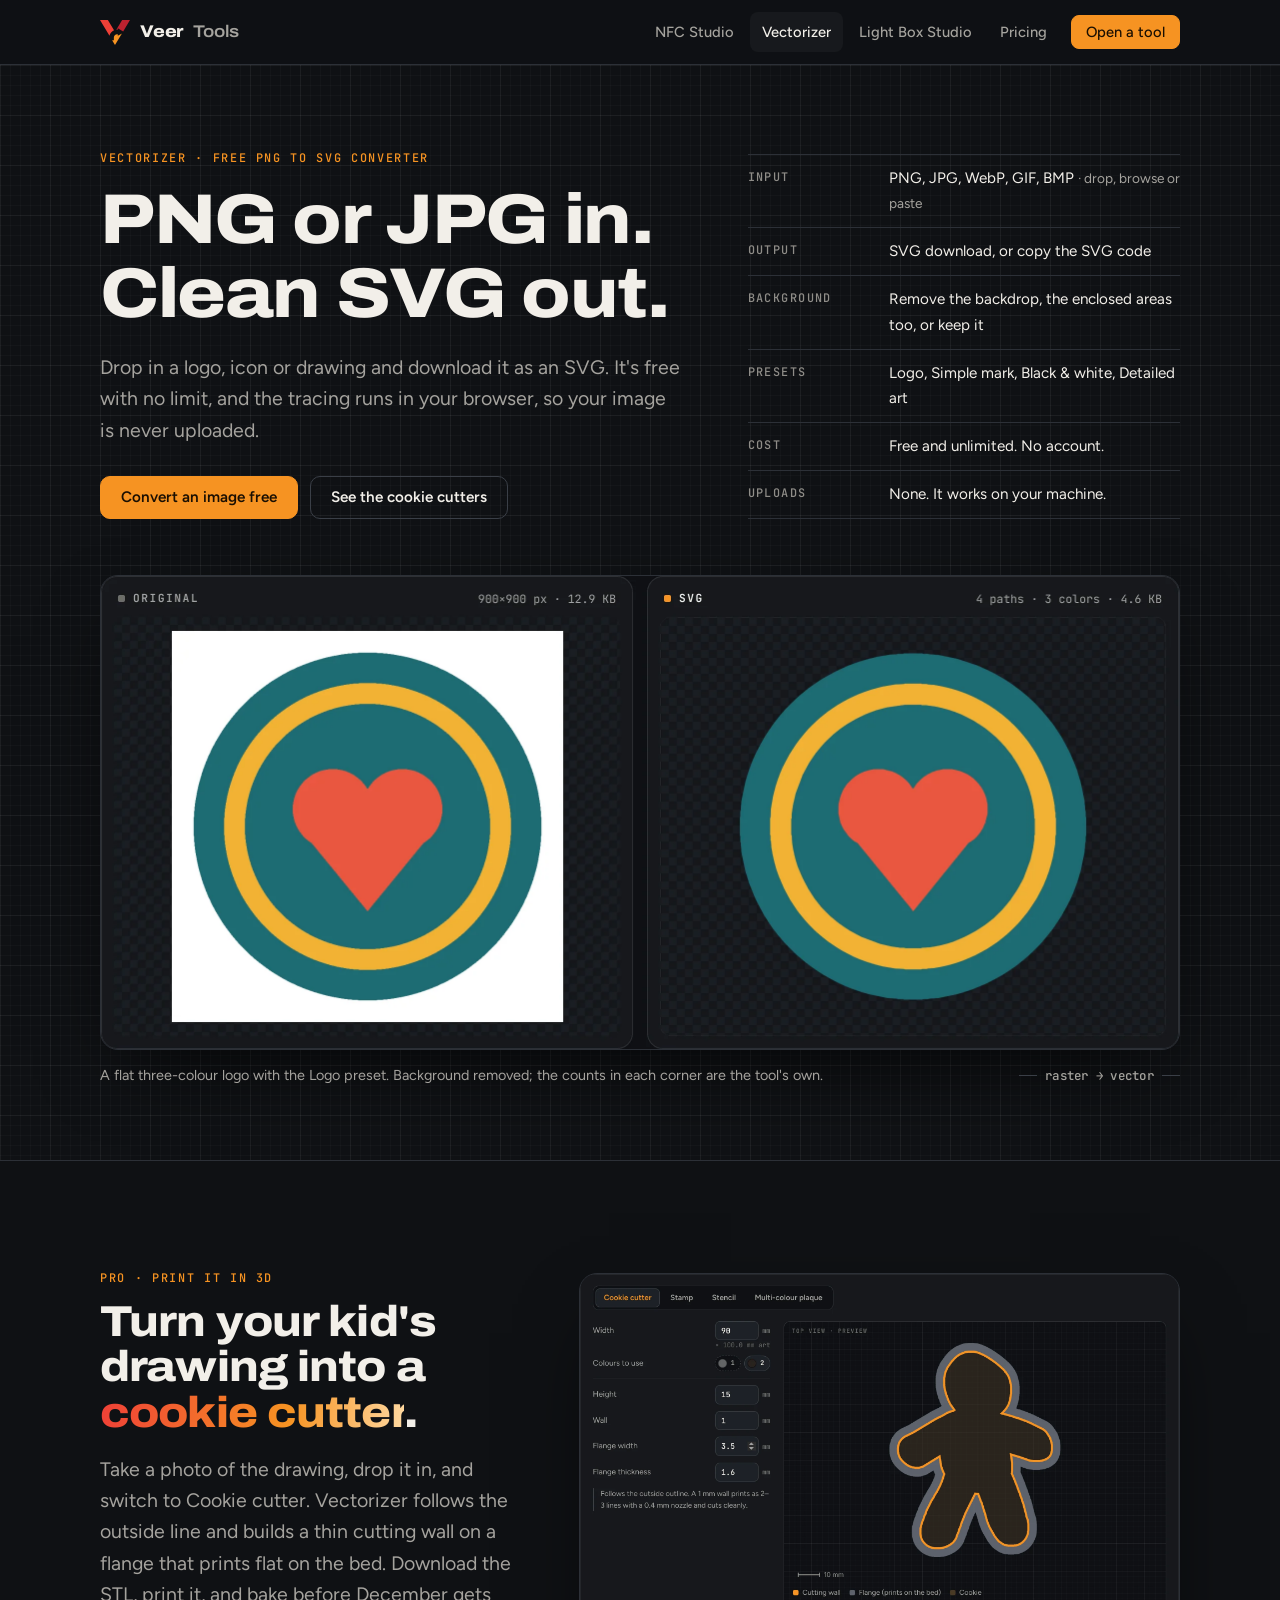
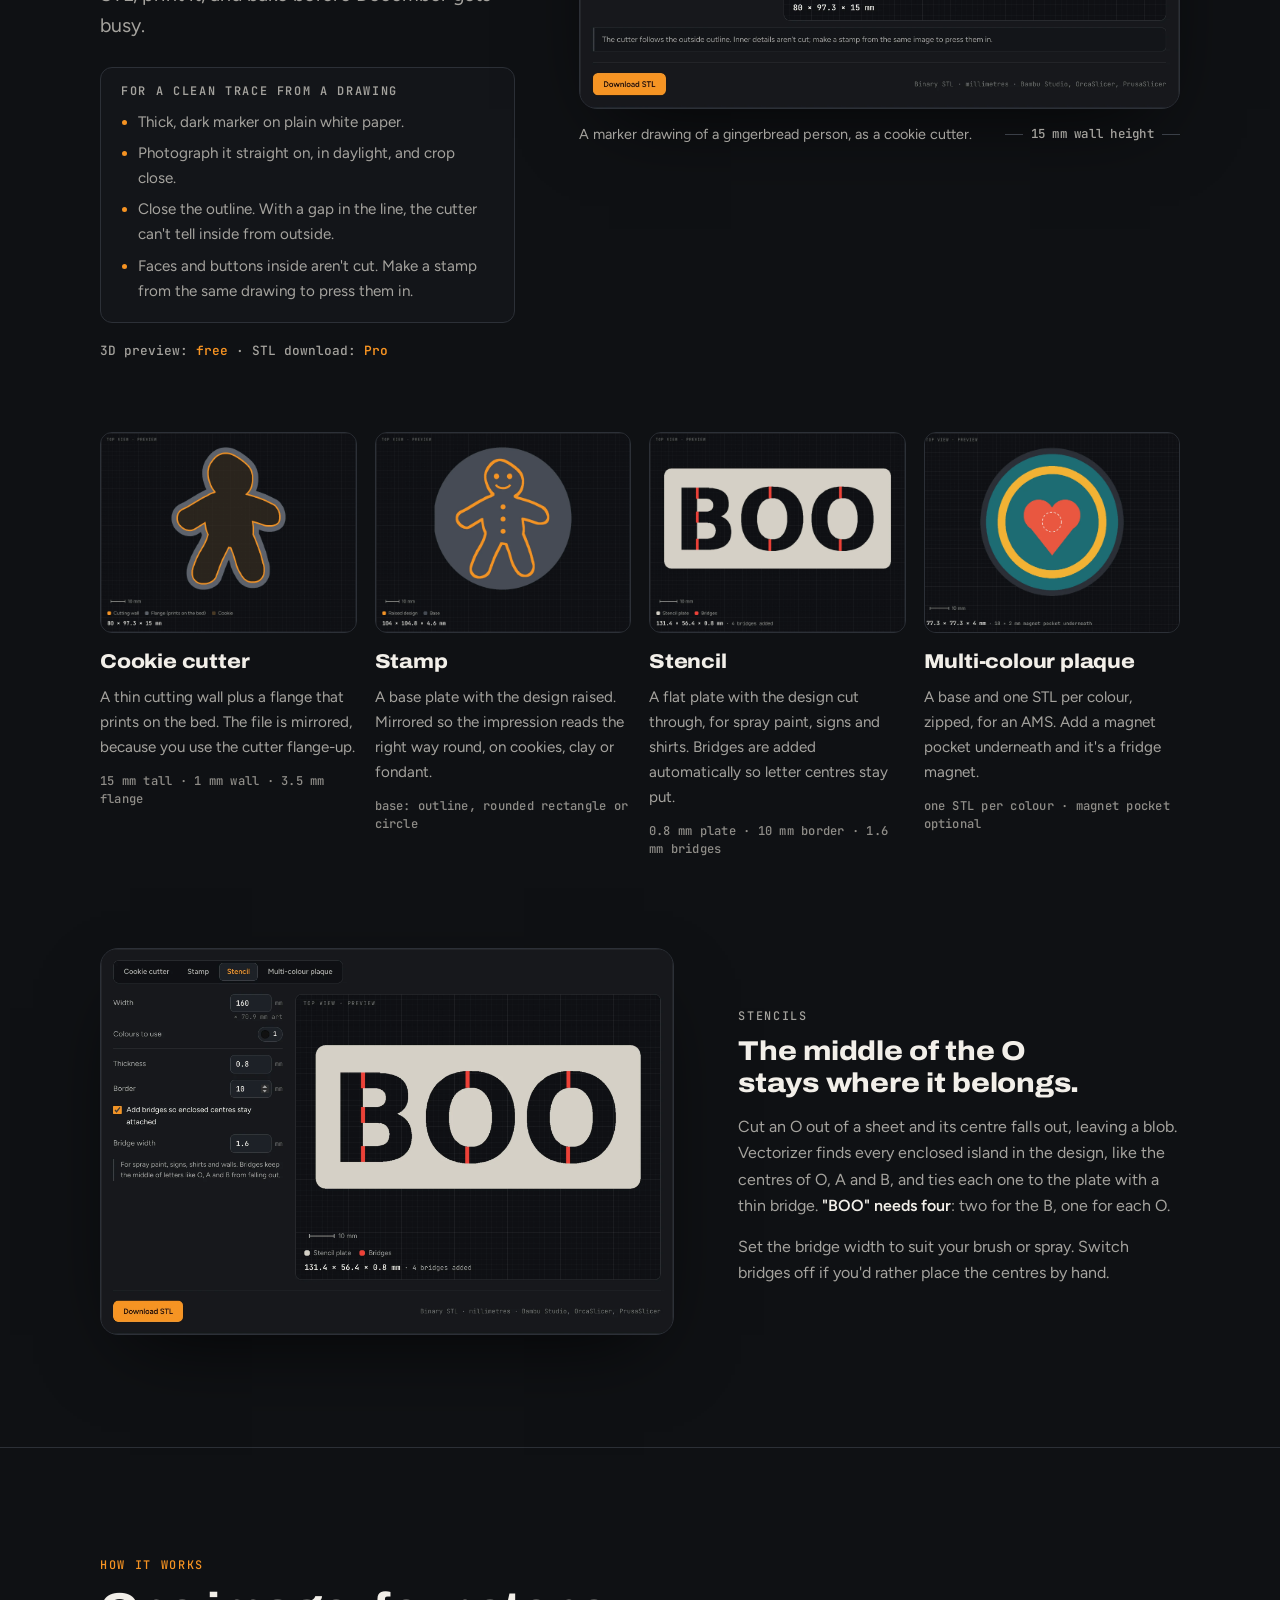
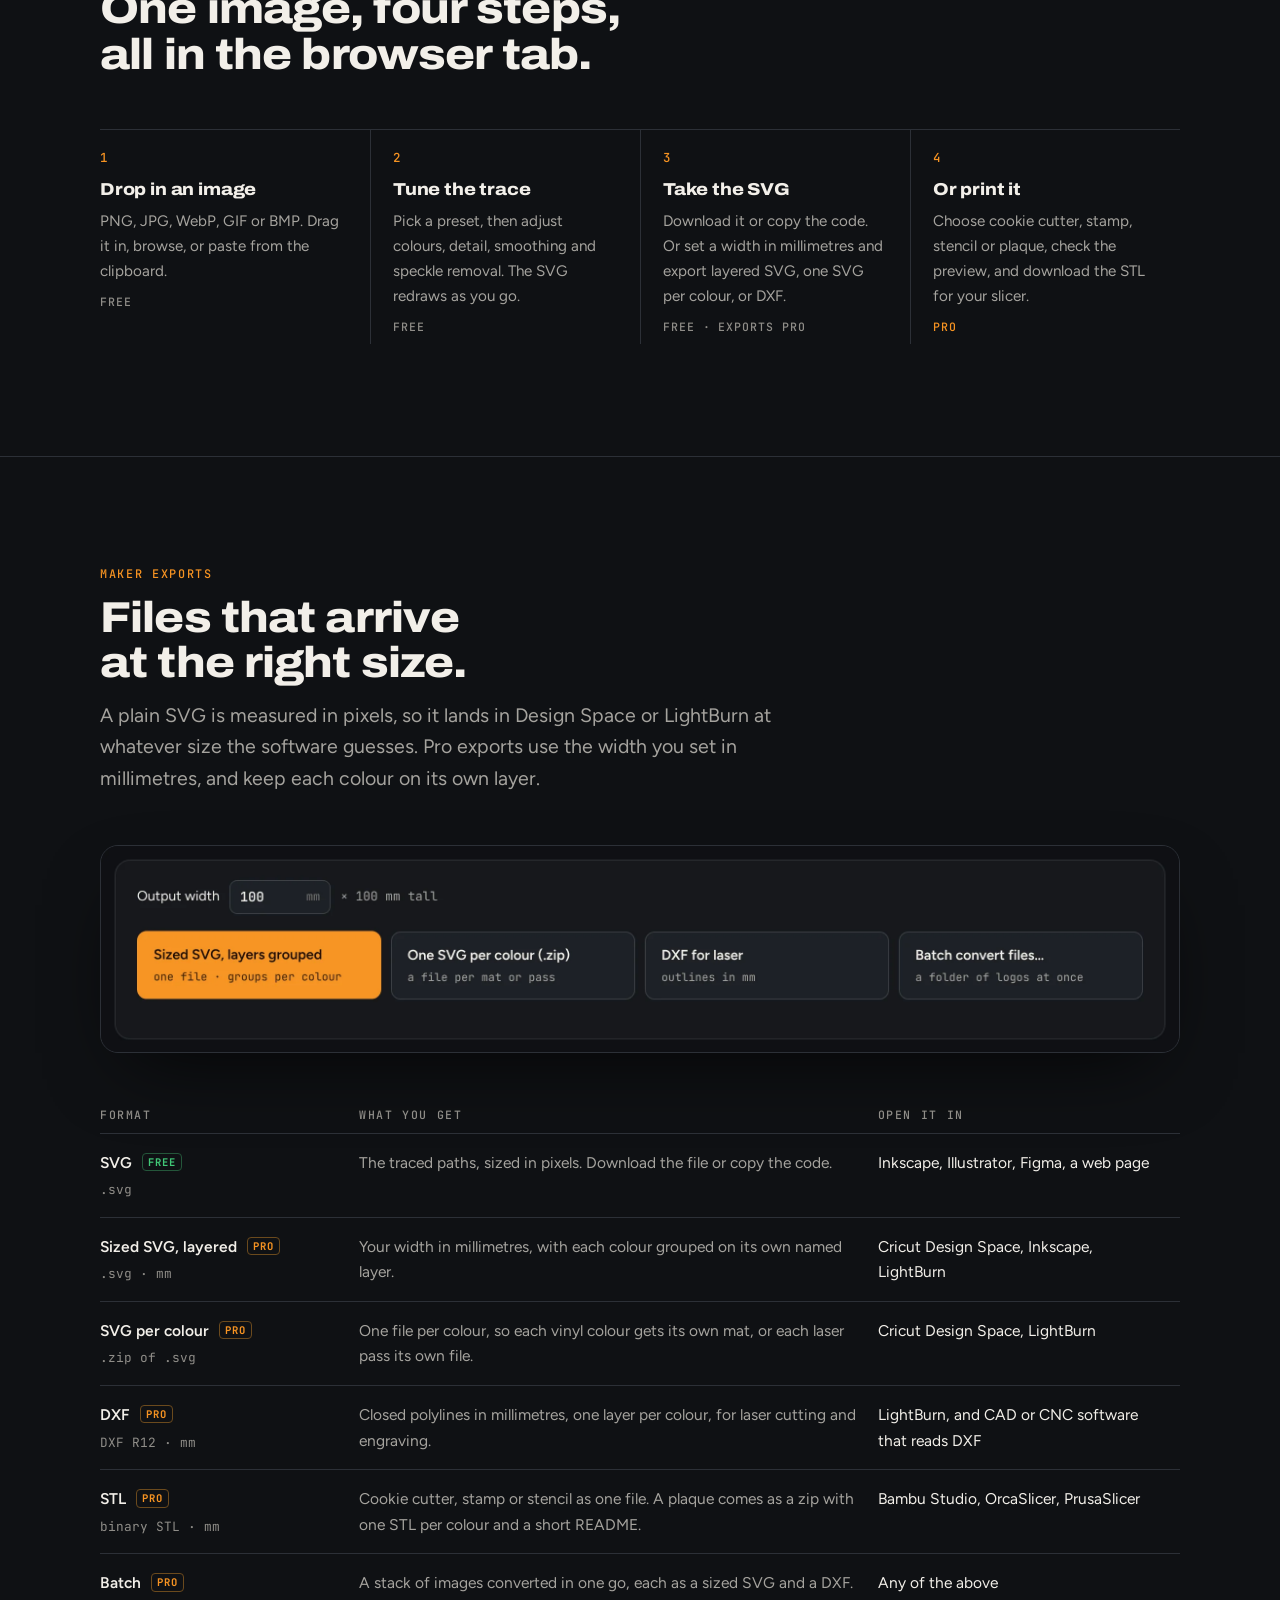
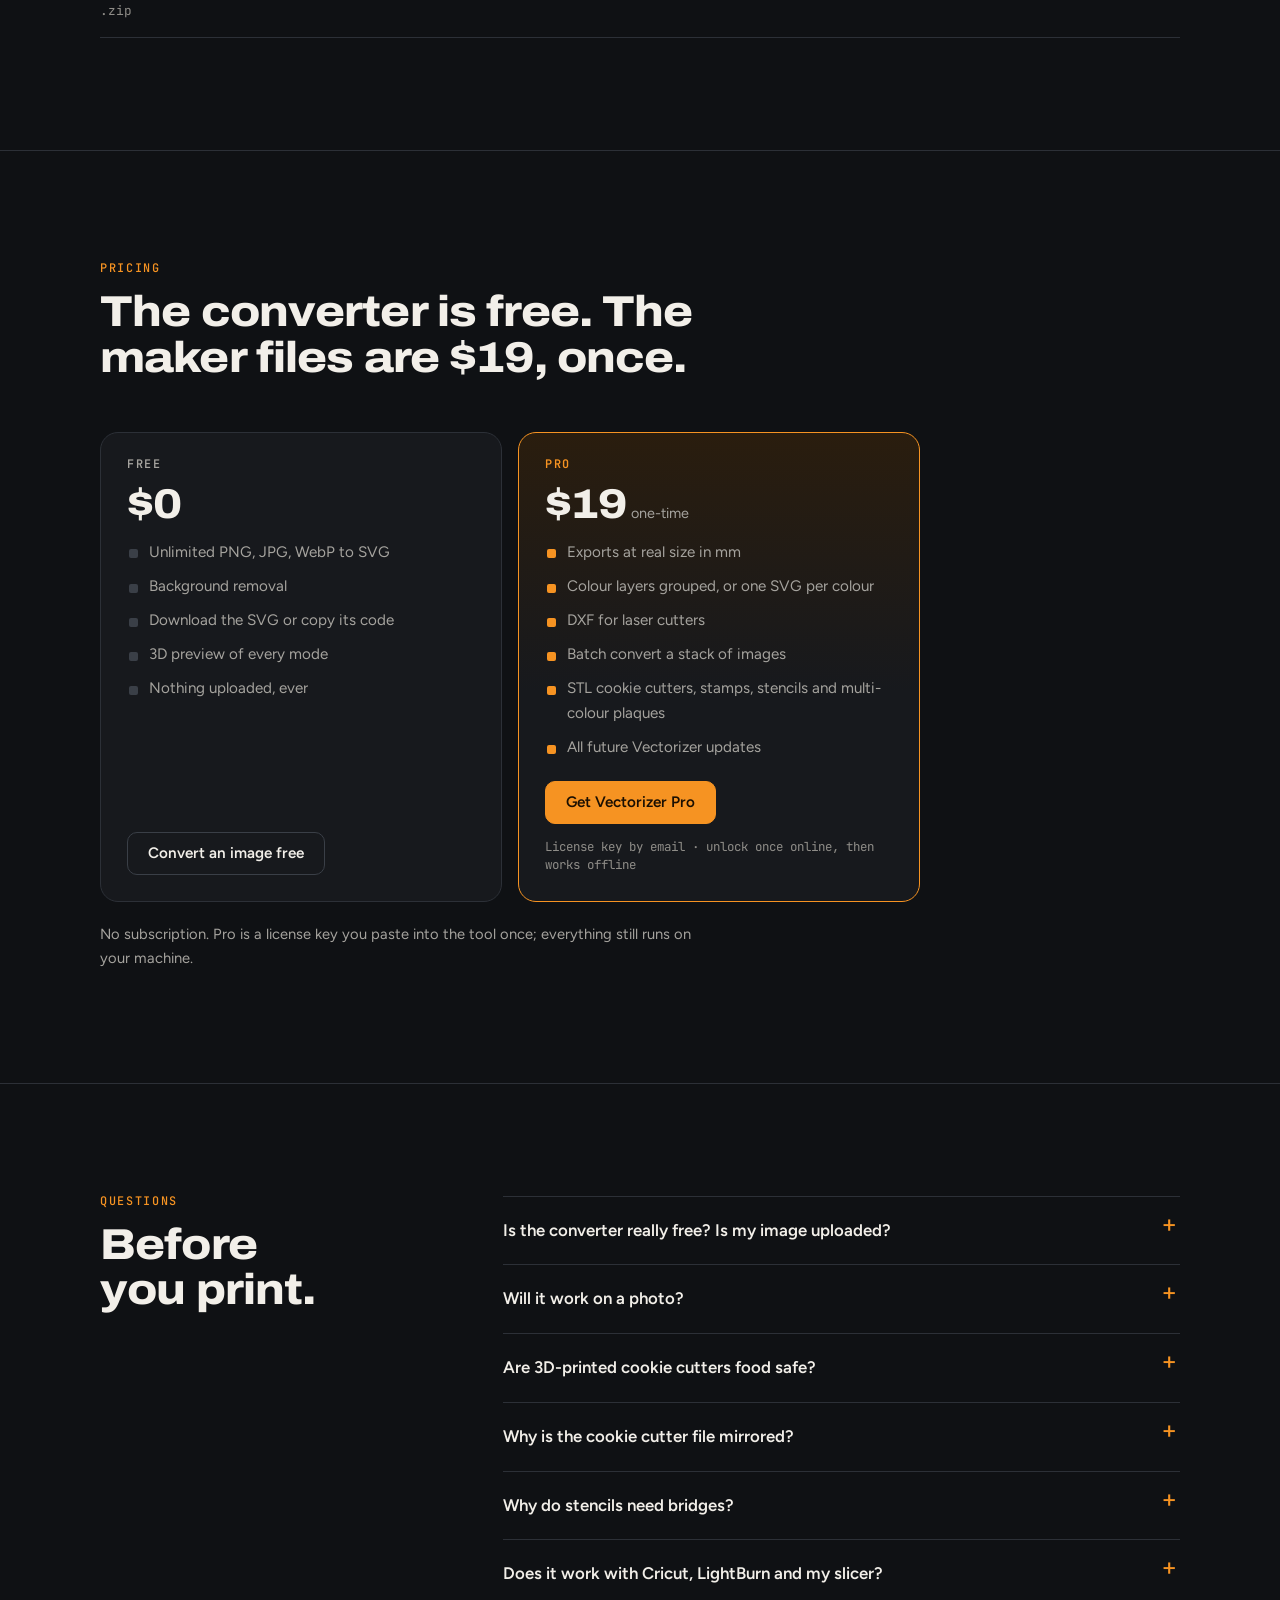
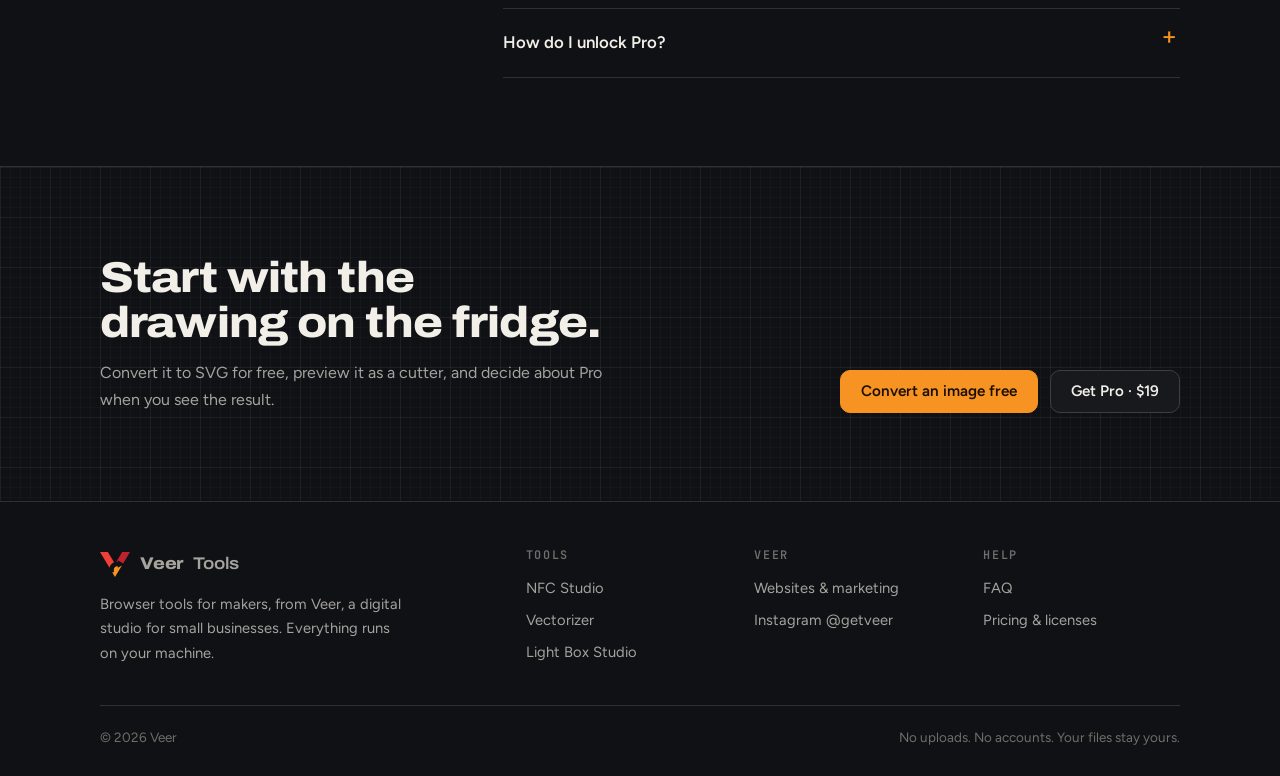
<file: vectorizer/index.html>
<!doctype html>
<html lang="en">
<head>
<meta charset="utf-8">
<meta name="viewport" content="width=device-width,initial-scale=1">
<title>Free PNG to SVG converter, plus cookie cutters and DXF · Veer Vectorizer</title>
<meta name="description" content="Convert PNG or JPG to SVG free, with background removal. It runs in your browser and nothing is uploaded. Pro ($19) adds real-size layered SVG, DXF for laser cutters, and STL cookie cutters, stamps, stencils and plaques.">
<meta property="og:type" content="website">
<meta property="og:site_name" content="Veer Tools">
<meta property="og:title" content="Veer Vectorizer: free PNG to SVG, and a drawing into a cookie cutter">
<meta property="og:description" content="Free, unlimited PNG/JPG to SVG in your browser, nothing uploaded. Pro adds layered SVG for Cricut, DXF for laser, and STL cookie cutters, stamps, stencils and plaques.">
<meta property="og:image" content="/vectorizer/img/og.jpg">
<meta property="og:image:width" content="1200">
<meta property="og:image:height" content="630">
<meta property="og:image:alt" content="A marker drawing of a gingerbread person beside the cookie cutter preview Vectorizer made from it.">
<meta name="twitter:card" content="summary_large_image">
<meta name="theme-color" content="#0f1114">
<link rel="icon" type="image/svg+xml" href='data:image/svg+xml,<svg xmlns="http://www.w3.org/2000/svg" viewBox="0 0 79.9 66.6"><g transform="translate(-100.447,-44.954)"><path transform="matrix(1,0,0,-1,125.672,87.0075)" d="M0 0-25.225 42.053H-4.347L12.208 14.454C6.144 11.892 1.523 6.522 0 0" fill="%23ef4037"/><path transform="matrix(1,0,0,-1,145.9093,70.930309)" d="M0 0H1.884V3.96L10.637-1.095 16.258-4.341 34.443 25.976H13.564L-2.078-.103C-1.395-.035-.701 0 0 0" fill="%23bd222f"/><path transform="matrix(1,0,0,-1,156.546,82.131008)" d="M0 0-8.753-5.054V-1.033H-10.637C-12.896-1.033-15.034-1.928-16.658-3.551-18.283-5.177-19.178-7.314-19.178-9.574V-16.618H-23.83L-16.146-29.428 2.305 1.331Z" fill="%23f69322"/></g></svg>'>
<link rel="preconnect" href="https://fonts.googleapis.com">
<link rel="preconnect" href="https://fonts.gstatic.com" crossorigin>
<link href="https://fonts.googleapis.com/css2?family=Archivo:wdth,wght@62..125,600..900&family=Figtree:wght@400;500;600;700&family=JetBrains+Mono:wght@400;500;600&display=swap" rel="stylesheet">
<link rel="stylesheet" href="/assets/site.css">
<style>
/* site.css styles .nav a after .btn-primary, which greys out the header button text */
.nav a.btn-primary,.nav a.btn-primary:hover{color:#1a0f02;background:var(--orange)}
.nav a.btn-primary:hover{background:var(--orange-hi)}
/* quieter than --tx-2 but still 5:1 on --bg, for small mono labels */
:root{--tx-quiet:#8f8d88}
.sr-only{position:absolute;width:1px;height:1px;overflow:hidden;clip:rect(0 0 0 0);white-space:nowrap}
/* ---------- hero: the free converter, for someone who wants an SVG now ---------- */
.hero{overflow:hidden;padding-block:clamp(48px,7vw,88px) clamp(40px,6vw,72px);border-bottom:1px solid var(--line)}
.hero-top{display:grid;grid-template-columns:minmax(0,1.35fr) minmax(0,1fr);gap:clamp(28px,5vw,72px);align-items:end}
.hero h1{margin-top:18px;max-width:14ch}
.hero .lede{margin-top:20px}
.cta-row{display:flex;flex-wrap:wrap;gap:12px;align-items:center;margin-top:30px}
.cta-row .note{font:500 .78rem/1.4 var(--mono);color:var(--tx-2);letter-spacing:.02em}
.spec{margin:0;border-top:1px solid var(--line);font-size:.95rem}
.spec div{display:grid;grid-template-columns:8.5em minmax(0,1fr);gap:12px;padding:11px 0;border-bottom:1px solid var(--line)}
.spec dt{font:500 .74rem/1.9 var(--mono);letter-spacing:.12em;text-transform:uppercase;color:var(--tx-quiet)}
.spec dd{margin:0;color:var(--tx)}
.spec dd .muted{font-size:.9em}
.hero-shot{margin:clamp(36px,5vw,56px) 0 0}
.hero-shot figcaption,.fig-cap{display:flex;justify-content:space-between;gap:10px 24px;flex-wrap:wrap;margin-top:14px;font-size:.9rem;color:var(--tx-2)}
.fig-cap .dim{white-space:nowrap}

/* ---------- 3D: the star ---------- */
.p3{position:relative}
.p3-intro{display:grid;grid-template-columns:minmax(0,1fr) minmax(0,1.45fr);gap:clamp(28px,5vw,64px);align-items:start}
.p3-intro h2{margin-top:14px}
.p3-intro .lede{margin-top:18px}
.tips{margin:26px 0 0;padding:18px 20px;border:1px solid var(--line);border-radius:var(--r);background:var(--bg-2)}
.tips h3{font:600 .74rem/1 var(--mono);letter-spacing:.14em;text-transform:uppercase;color:var(--tx-2);margin-bottom:12px}
.tips ul{margin:0;padding:0 0 0 1.1em;color:var(--tx-2);font-size:.95rem;display:flex;flex-direction:column;gap:6px}
.tips li::marker{color:var(--orange)}
.free-pro{margin-top:18px;font:500 .8rem/1.5 var(--mono);color:var(--tx-2)}
.free-pro b{color:var(--orange);font-weight:600}

.modes{display:grid;grid-template-columns:repeat(4,minmax(0,1fr));gap:18px;margin-top:clamp(48px,6vw,72px);list-style:none;padding:0}
.mode{margin:0;display:flex;flex-direction:column;gap:12px;min-width:0}
.mode img{width:100%;height:auto;aspect-ratio:1380/1080;object-fit:cover;object-position:top;border-radius:var(--r);border:1px solid var(--line);background:var(--panel)}
.mode h3{margin-top:4px}
.mode p{color:var(--tx-2);font-size:.95rem}
.mode .mm{font:500 .76rem/1.5 var(--mono);color:var(--tx-quiet);letter-spacing:.02em}

.split{display:grid;grid-template-columns:minmax(0,1.3fr) minmax(0,1fr);gap:clamp(28px,5vw,64px);align-items:center;margin-top:clamp(56px,7vw,96px)}
.split h3{font-size:clamp(1.35rem,2.2vw,1.7rem);margin-top:12px}
.split p{color:var(--tx-2);margin-top:14px;max-width:52ch}
.split p strong{color:var(--tx);font-weight:600}

/* ---------- how it works: a real sequence ---------- */
.steps{list-style:none;margin:0;padding:0;display:grid;grid-template-columns:repeat(4,minmax(0,1fr));border-top:1px solid var(--line);counter-reset:s}
.steps li{padding:22px 22px 4px 0;counter-increment:s;position:relative;min-width:0}
.steps li+li{padding-left:22px;border-left:1px solid var(--line)}
.steps li::before{content:counter(s);display:block;font:500 .78rem/1 var(--mono);color:var(--orange);margin-bottom:16px}
.steps h3{font-size:1.08rem}
.steps p{color:var(--tx-2);font-size:.95rem;margin-top:8px}
.steps .tag{display:inline-block;margin-top:12px;font:500 .72rem/1 var(--mono);letter-spacing:.08em;text-transform:uppercase;color:var(--tx-quiet)}
.steps .tag.pro{color:var(--orange)}

/* ---------- formats ---------- */
.formats-shot{margin:0 0 clamp(28px,4vw,40px)}
.ftable{width:100%;border-collapse:collapse;font-size:.97rem}
.ftable th,.ftable td{text-align:left;vertical-align:top;padding:16px 18px 16px 0;border-bottom:1px solid var(--line)}
.ftable thead th{font:500 .72rem/1 var(--mono);letter-spacing:.14em;text-transform:uppercase;color:var(--tx-quiet);padding-bottom:12px}
.ftable tbody th{font-weight:600;width:24%}
.ftable tbody th .mono{display:block;margin-top:4px;color:var(--tx-quiet);font-weight:400;font-size:.8rem}
.ftable td{color:var(--tx-2)}
.ftable td.apps{color:var(--tx);width:28%}
.ftable .badge-pro{margin-left:6px}
.free-tag{display:inline-block;margin-left:6px;font:700 .66rem/1 var(--mono);letter-spacing:.1em;text-transform:uppercase;color:var(--ok);border:1px solid #24563a;border-radius:4px;padding:3px 5px;vertical-align:2px}

/* ---------- pricing ---------- */
.prices{max-width:820px}
.price .btn{align-self:flex-start;margin-top:6px}
.price .fine{font:400 .78rem/1.5 var(--mono);color:var(--tx-quiet)}
.price-note{margin-top:20px;color:var(--tx-2);font-size:.92rem;max-width:68ch}

/* ---------- faq ---------- */
.faq-wrap{display:grid;grid-template-columns:minmax(0,1fr) minmax(0,2fr);gap:clamp(28px,5vw,64px);align-items:start}
.faq details p+p{margin-top:-10px}

/* ---------- final cta ---------- */
.final{border-top:1px solid var(--line);padding-block:clamp(56px,7vw,88px)}
#faq{padding-bottom:clamp(56px,7vw,88px)}
.final .wrap{display:flex;justify-content:space-between;align-items:end;gap:28px;flex-wrap:wrap}
.final h2{max-width:18ch}
.final p{color:var(--tx-2);margin-top:14px;max-width:52ch}

/* ---------- responsive ---------- */
@media (max-width:980px){
  .modes{grid-template-columns:repeat(2,minmax(0,1fr));row-gap:36px}
  .steps{grid-template-columns:repeat(2,minmax(0,1fr))}
  .steps li:nth-child(3){padding-left:0;border-left:0}
  .steps li:nth-child(n+3){border-top:1px solid var(--line);margin-top:18px}
}
@media (max-width:860px){
  .hero-top,.p3-intro,.split,.faq-wrap{grid-template-columns:minmax(0,1fr)}
  .split .shot{order:-1}
}
@media (max-width:640px){
  .modes{grid-template-columns:minmax(0,1fr)}
  .steps{grid-template-columns:minmax(0,1fr)}
  .steps li,.steps li+li{padding:20px 0 4px;border-left:0}
  .steps li+li{border-top:1px solid var(--line);margin-top:0}
  .steps li:nth-child(n+3){margin-top:0}
  .spec div{grid-template-columns:7.2em minmax(0,1fr)}
  .ftable thead{position:absolute;width:1px;height:1px;overflow:hidden;clip:rect(0 0 0 0);white-space:nowrap}
  .ftable,.ftable tbody,.ftable tr,.ftable th,.ftable td{display:block;width:auto!important}
  .ftable tr{padding:16px 0;border-bottom:1px solid var(--line)}
  .ftable th,.ftable td{border:0;padding:0}
  .ftable td{margin-top:6px}
  .ftable td.apps::before{content:"Open in: ";color:var(--tx-quiet)}
  .cta-row .btn{flex:1 1 auto}
  /* the app screenshots are illegible this narrow; the previews and the table say the same thing */
  .p3-intro figure,.formats-shot{display:none}
}
</style>
</head>
<body>

<header class="site-head">
  <div class="wrap">
    <a class="brand" href="/" aria-label="Veer Tools home">
      <svg viewBox="0 0 79.9 66.6" aria-hidden="true"><g transform="translate(-100.447,-44.954)"><path transform="matrix(1,0,0,-1,125.672,87.0075)" d="M0 0-25.225 42.053H-4.347L12.208 14.454C6.144 11.892 1.523 6.522 0 0" fill="#ef4037"/><path transform="matrix(1,0,0,-1,145.9093,70.930309)" d="M0 0H1.884V3.96L10.637-1.095 16.258-4.341 34.443 25.976H13.564L-2.078-.103C-1.395-.035-.701 0 0 0" fill="#bd222f"/><path transform="matrix(1,0,0,-1,156.546,82.131008)" d="M0 0-8.753-5.054V-1.033H-10.637C-12.896-1.033-15.034-1.928-16.658-3.551-18.283-5.177-19.178-7.314-19.178-9.574V-16.618H-23.83L-16.146-29.428 2.305 1.331Z" fill="#f69322"/></g></svg>
      Veer <span>Tools</span>
    </a>
    <nav class="nav" aria-label="Main">
      <a class="hide-sm" href="/nfc-studio/">NFC Studio</a>
      <a class="hide-sm" href="/vectorizer/" aria-current="page">Vectorizer</a>
      <a class="hide-sm" href="/lightbox/">Light Box Studio</a>
      <a class="hide-sm" href="/#pricing">Pricing</a>
      <a class="btn btn-primary btn-sm" href="/#tools">Open a tool</a>
    </nav>
  </div>
</header>

<main>

<!-- ═════════ Hero: the free converter ═════════ -->
<section class="hero mm-grid glow" aria-labelledby="hero-title">
  <div class="wrap">
    <div class="hero-top">
      <div>
        <p class="eyebrow">Vectorizer · free PNG to SVG converter</p>
        <h1 id="hero-title">PNG or JPG in. Clean SVG out.</h1>
        <p class="lede">Drop in a logo, icon or drawing and download it as an SVG. It's free with no limit, and the tracing runs in your browser, so your image is never uploaded.</p>
        <div class="cta-row">
          <a class="btn btn-primary" href="app.html">Convert an image free</a>
          <a class="btn btn-ghost" href="#print-3d">See the cookie cutters</a>
        </div>
      </div>
      <dl class="spec" aria-label="Free converter at a glance">
        <div><dt>Input</dt><dd>PNG, JPG, WebP, GIF, BMP <span class="muted">· drop, browse or paste</span></dd></div>
        <div><dt>Output</dt><dd>SVG download, or copy the SVG code</dd></div>
        <div><dt>Background</dt><dd>Remove the backdrop, the enclosed areas too, or keep it</dd></div>
        <div><dt>Presets</dt><dd>Logo, Simple mark, Black &amp; white, Detailed art</dd></div>
        <div><dt>Cost</dt><dd>Free and unlimited. No account.</dd></div>
        <div><dt>Uploads</dt><dd>None. It works on your machine.</dd></div>
      </dl>
    </div>

    <figure class="hero-shot">
      <div class="shot">
        <img src="img/before-after.webp" width="2160" height="948" fetchpriority="high"
             alt="Vectorizer with a flat three-colour logo loaded. Left pane: the original 900 by 900 pixel PNG on a white square. Right pane: the traced SVG, the same teal disc, yellow ring and red heart, with the white background removed.">
      </div>
      <figcaption>
        <span>A flat three-colour logo with the Logo preset. Background removed; the counts in each corner are the tool's own.</span>
        <span class="dim">raster → vector</span>
      </figcaption>
    </figure>
  </div>
</section>

<!-- ═════════ Print it in 3D ═════════ -->
<section class="p3" id="print-3d" aria-labelledby="p3-title">
  <div class="wrap">
    <div class="p3-intro">
      <div>
        <p class="eyebrow">Pro · Print it in 3D</p>
        <h2 id="p3-title">Turn your kid's drawing into a <span class="grad">cookie cutter</span>.</h2>
        <p class="lede">Take a photo of the drawing, drop it in, and switch to Cookie cutter. Vectorizer follows the outside line and builds a thin cutting wall on a flange that prints flat on the bed. Download the STL, print it, and bake before December gets busy.</p>
        <div class="tips">
          <h3>For a clean trace from a drawing</h3>
          <ul>
            <li>Thick, dark marker on plain white paper.</li>
            <li>Photograph it straight on, in daylight, and crop close.</li>
            <li>Close the outline. With a gap in the line, the cutter can't tell inside from outside.</li>
            <li>Faces and buttons inside aren't cut. Make a stamp from the same drawing to press them in.</li>
          </ul>
        </div>
        <p class="free-pro">3D preview: <b>free</b> · STL download: <b>Pro</b></p>
      </div>
      <figure style="margin:0">
        <div class="shot">
          <img src="img/p3-cutter.webp" width="2160" height="1564" loading="lazy"
               alt="The Print it in 3D panel in Cookie cutter mode. A marker drawing of a gingerbread person has become a cutter outline: an orange cutting wall on a grey flange, with settings for width, height, wall and flange, and a Download STL button.">
        </div>
        <figcaption class="fig-cap"><span>A marker drawing of a gingerbread person, as a cookie cutter.</span><span class="dim">15 mm wall height</span></figcaption>
      </figure>
    </div>

    <ul class="modes" aria-label="The four things Vectorizer can print">
      <li class="mode">
        <img src="img/out-cutter.webp" width="1380" height="1080" loading="lazy" alt="Top-view preview of the gingerbread cookie cutter: an orange cutting wall on a grey flange.">
        <h3>Cookie cutter</h3>
        <p>A thin cutting wall plus a flange that prints on the bed. The file is mirrored, because you use the cutter flange-up.</p>
        <span class="mm">15 mm tall · 1 mm wall · 3.5 mm flange</span>
      </li>
      <li class="mode">
        <img src="img/out-stamp.webp" width="1380" height="1080" loading="lazy" alt="Top-view preview of a round stamp: the gingerbread drawing's lines, eyes, smile and buttons raised in orange on a grey circular base.">
        <h3>Stamp</h3>
        <p>A base plate with the design raised. Mirrored so the impression reads the right way round, on cookies, clay or fondant.</p>
        <span class="mm">base: outline, rounded rectangle or circle</span>
      </li>
      <li class="mode">
        <img src="img/out-stencil.webp" width="1380" height="1080" loading="lazy" alt="Top-view preview of a stencil plate with the word BOO cut through it. Red bars mark four bridges that hold the centres of the B and both Os in place.">
        <h3>Stencil</h3>
        <p>A flat plate with the design cut through, for spray paint, signs and shirts. Bridges are added automatically so letter centres stay put.</p>
        <span class="mm">0.8 mm plate · 10 mm border · 1.6 mm bridges</span>
      </li>
      <li class="mode">
        <img src="img/out-plaque.webp" width="1380" height="1038" loading="lazy" alt="Top-view preview of a round multi-colour plaque: teal disc, yellow ring and red heart on a dark base, with a dashed circle marking the magnet pocket underneath.">
        <h3>Multi-colour plaque</h3>
        <p>A base and one STL per colour, zipped, for an AMS. Add a magnet pocket underneath and it's a fridge magnet.</p>
        <span class="mm">one STL per colour · magnet pocket optional</span>
      </li>
    </ul>

    <div class="split">
      <div class="shot">
        <img src="img/p3-stencil.webp" width="2160" height="1454" loading="lazy"
             alt="The Print it in 3D panel in Stencil mode for the word BOO: thickness 0.8 mm, border 10 mm, bridges switched on at 1.6 mm wide. The preview reads 4 bridges added.">
      </div>
      <div>
        <p class="eyebrow">Stencils</p>
        <h3>The middle of the O stays where it belongs.</h3>
        <p>Cut an O out of a sheet and its centre falls out, leaving a blob. Vectorizer finds every enclosed island in the design, like the centres of O, A and B, and ties each one to the plate with a thin bridge. <strong>"BOO" needs four</strong>: two for the B, one for each O.</p>
        <p>Set the bridge width to suit your brush or spray. Switch bridges off if you'd rather place the centres by hand.</p>
      </div>
    </div>
  </div>
</section>

<hr class="rule">

<!-- ═════════ How it works ═════════ -->
<section id="how" aria-labelledby="how-title">
  <div class="wrap">
    <div class="section-head">
      <p class="eyebrow">How it works</p>
      <h2 id="how-title">One image, four steps, all in the browser tab.</h2>
    </div>
    <ol class="steps">
      <li>
        <h3>Drop in an image</h3>
        <p>PNG, JPG, WebP, GIF or BMP. Drag it in, browse, or paste from the clipboard.</p>
        <span class="tag">Free</span>
      </li>
      <li>
        <h3>Tune the trace</h3>
        <p>Pick a preset, then adjust colours, detail, smoothing and speckle removal. The SVG redraws as you go.</p>
        <span class="tag">Free</span>
      </li>
      <li>
        <h3>Take the SVG</h3>
        <p>Download it or copy the code. Or set a width in millimetres and export layered SVG, one SVG per colour, or DXF.</p>
        <span class="tag">Free · exports Pro</span>
      </li>
      <li>
        <h3>Or print it</h3>
        <p>Choose cookie cutter, stamp, stencil or plaque, check the preview, and download the STL for your slicer.</p>
        <span class="tag pro">Pro</span>
      </li>
    </ol>
  </div>
</section>

<hr class="rule">

<!-- ═════════ Formats ═════════ -->
<section id="formats" aria-labelledby="formats-title">
  <div class="wrap">
    <div class="section-head">
      <p class="eyebrow">Maker exports</p>
      <h2 id="formats-title">Files that arrive at the right size.</h2>
      <p class="lede">A plain SVG is measured in pixels, so it lands in Design Space or LightBurn at whatever size the software guesses. Pro exports use the width you set in millimetres, and keep each colour on its own layer.</p>
    </div>
    <figure class="formats-shot">
      <div class="shot">
        <img src="img/maker-exports.webp" width="2216" height="424" loading="lazy"
             alt="The Maker exports row in Vectorizer: an output width of 100 mm, and buttons for Sized SVG with layers grouped, One SVG per colour as a zip, DXF for laser, and Batch convert files.">
      </div>
    </figure>
    <table class="ftable">
      <caption class="sr-only">Export formats, what each contains, and where to open it</caption>
      <thead><tr><th scope="col">Format</th><th scope="col">What you get</th><th scope="col">Open it in</th></tr></thead>
      <tbody>
        <tr>
          <th scope="row">SVG <span class="free-tag">Free</span><span class="mono">.svg</span></th>
          <td>The traced paths, sized in pixels. Download the file or copy the code.</td>
          <td class="apps">Inkscape, Illustrator, Figma, a web page</td>
        </tr>
        <tr>
          <th scope="row">Sized SVG, layered <span class="badge-pro">Pro</span><span class="mono">.svg · mm</span></th>
          <td>Your width in millimetres, with each colour grouped on its own named layer.</td>
          <td class="apps">Cricut Design Space, Inkscape, LightBurn</td>
        </tr>
        <tr>
          <th scope="row">SVG per colour <span class="badge-pro">Pro</span><span class="mono">.zip of .svg</span></th>
          <td>One file per colour, so each vinyl colour gets its own mat, or each laser pass its own file.</td>
          <td class="apps">Cricut Design Space, LightBurn</td>
        </tr>
        <tr>
          <th scope="row">DXF <span class="badge-pro">Pro</span><span class="mono">DXF R12 · mm</span></th>
          <td>Closed polylines in millimetres, one layer per colour, for laser cutting and engraving.</td>
          <td class="apps">LightBurn, and CAD or CNC software that reads DXF</td>
        </tr>
        <tr>
          <th scope="row">STL <span class="badge-pro">Pro</span><span class="mono">binary STL · mm</span></th>
          <td>Cookie cutter, stamp or stencil as one file. A plaque comes as a zip with one STL per colour and a short README.</td>
          <td class="apps">Bambu Studio, OrcaSlicer, PrusaSlicer</td>
        </tr>
        <tr>
          <th scope="row">Batch <span class="badge-pro">Pro</span><span class="mono">.zip</span></th>
          <td>A stack of images converted in one go, each as a sized SVG and a DXF.</td>
          <td class="apps">Any of the above</td>
        </tr>
      </tbody>
    </table>
  </div>
</section>

<hr class="rule">

<!-- ═════════ Pricing ═════════ -->
<section id="pricing" aria-labelledby="pricing-title">
  <div class="wrap">
    <div class="section-head">
      <p class="eyebrow">Pricing</p>
      <h2 id="pricing-title">The converter is free. The maker files are $19, once.</h2>
    </div>
    <div class="prices">
      <div class="price">
        <span class="tier">Free</span>
        <div class="amt">$0</div>
        <ul>
          <li>Unlimited PNG, JPG, WebP to SVG</li>
          <li>Background removal</li>
          <li>Download the SVG or copy its code</li>
          <li>3D preview of every mode</li>
          <li>Nothing uploaded, ever</li>
        </ul>
        <a class="btn" href="app.html">Convert an image free</a>
      </div>
      <div class="price feature">
        <span class="tier">Pro</span>
        <div class="amt">$19<small>one-time</small></div>
        <ul>
          <li>Exports at real size in mm</li>
          <li>Colour layers grouped, or one SVG per colour</li>
          <li>DXF for laser cutters</li>
          <li>Batch convert a stack of images</li>
          <li>STL cookie cutters, stamps, stencils and multi-colour plaques</li>
          <li>All future Vectorizer updates</li>
        </ul>
        <a class="btn btn-primary" href="app.html" data-checkout="vectorizer-pro" data-fallback="app.html">Get Vectorizer Pro</a>
        <span class="fine">License key by email · unlock once online, then works offline</span>
      </div>
    </div>
    <p class="price-note">No subscription. Pro is a license key you paste into the tool once; everything still runs on your machine.</p>
  </div>
</section>

<hr class="rule">

<!-- ═════════ FAQ ═════════ -->
<section id="faq" aria-labelledby="faq-title">
  <div class="wrap faq-wrap">
    <div class="section-head" style="margin-bottom:0">
      <p class="eyebrow">Questions</p>
      <h2 id="faq-title">Before you print.</h2>
    </div>
    <div class="faq">
      <details>
        <summary>Is the converter really free? Is my image uploaded?</summary>
        <p>Yes, and no. Converting PNG or JPG to SVG is free with no limit and no account. The tracing runs in your browser, so the image never leaves your computer. Pro checks its license key online now and then, but it never sends your images anywhere.</p>
      </details>
      <details>
        <summary>Will it work on a photo?</summary>
        <p>Not well, and that's the format, not the tool. SVG describes flat areas of colour, so it suits logos, icons, lettering, line art and drawings. A photo traces into thousands of tiny shapes and a heavy file. Vectorizer tells you when a trace looks like a photo, and suggests fewer colours or a tighter crop.</p>
      </details>
      <details>
        <summary>Are 3D-printed cookie cutters food safe?</summary>
        <p>Treat them with care. PETG is the safer choice for food contact, and the cutter should only touch the dough briefly. Wash it by hand in warm water, not the dishwasher: heat warps PLA, and layer lines can hold on to dough, so scrub the edge. A home-printed cutter isn't a certified food-contact item, so keep it for your own baking.</p>
      </details>
      <details>
        <summary>Why is the cookie cutter file mirrored?</summary>
        <p>It prints flange-down, the way the file sits. You use it flange-up, which flips it back. For a symmetrical shape you won't notice; for lettering or a lopsided drawing, it's the difference between the right way round and backwards. Stamps are mirrored for the same reason.</p>
      </details>
      <details>
        <summary>Why do stencils need bridges?</summary>
        <p>Anything fully enclosed by a cut, like the middle of an O, A or B, would fall out of the plate and leave a solid blob. Bridges are thin strips that tie each centre to the rest of the stencil. Vectorizer adds them automatically and lets you set their width, or switch them off.</p>
      </details>
      <details>
        <summary>Does it work with Cricut, LightBurn and my slicer?</summary>
        <p>The sized, layered SVG imports into Cricut Design Space, Inkscape and LightBurn at the millimetre width you set. DXF is R12 with closed polylines, which laser software reads cleanly. STLs are binary and in millimetres, for Bambu Studio, OrcaSlicer or PrusaSlicer. For a plaque, drag all the STLs onto the plate together and load them as one object with multiple parts.</p>
      </details>
      <details>
        <summary>How do I unlock Pro?</summary>
        <p>Buy Pro for $19, one time, and you get a license key by email. Paste it into the tool. Unlocking needs an internet connection once; after that, Vectorizer works offline.</p>
      </details>
    </div>
  </div>
</section>

<!-- ═════════ Final CTA ═════════ -->
<section class="final mm-grid" aria-labelledby="final-title">
  <div class="wrap">
    <div>
      <h2 id="final-title">Start with the drawing on the fridge.</h2>
      <p>Convert it to SVG for free, preview it as a cutter, and decide about Pro when you see the result.</p>
    </div>
    <div class="cta-row" style="margin-top:0">
      <a class="btn btn-primary" href="app.html">Convert an image free</a>
      <a class="btn" href="app.html" data-checkout="vectorizer-pro" data-fallback="app.html">Get Pro · $19</a>
    </div>
  </div>
</section>

</main>

<footer class="site-foot">
  <div class="wrap">
    <div class="cols">
      <div>
        <a class="brand" href="/"><svg viewBox="0 0 79.9 66.6" aria-hidden="true"><g transform="translate(-100.447,-44.954)"><path transform="matrix(1,0,0,-1,125.672,87.0075)" d="M0 0-25.225 42.053H-4.347L12.208 14.454C6.144 11.892 1.523 6.522 0 0" fill="#ef4037"/><path transform="matrix(1,0,0,-1,145.9093,70.930309)" d="M0 0H1.884V3.96L10.637-1.095 16.258-4.341 34.443 25.976H13.564L-2.078-.103C-1.395-.035-.701 0 0 0" fill="#bd222f"/><path transform="matrix(1,0,0,-1,156.546,82.131008)" d="M0 0-8.753-5.054V-1.033H-10.637C-12.896-1.033-15.034-1.928-16.658-3.551-18.283-5.177-19.178-7.314-19.178-9.574V-16.618H-23.83L-16.146-29.428 2.305 1.331Z" fill="#f69322"/></g></svg> Veer <span>Tools</span></a>
        <p style="margin-top:14px;max-width:34ch">Browser tools for makers, from Veer, a digital studio for small businesses. Everything runs on your machine.</p>
      </div>
      <div><h4>Tools</h4><ul><li><a href="/nfc-studio/">NFC Studio</a></li><li><a href="/vectorizer/">Vectorizer</a></li><li><a href="/lightbox/">Light Box Studio</a></li></ul></div>
      <div><h4>Veer</h4><ul><li><a href="https://veersolutions.com">Websites &amp; marketing</a></li><li><a href="https://instagram.com/getveer">Instagram @getveer</a></li></ul></div>
      <div><h4>Help</h4><ul><li><a href="/#faq">FAQ</a></li><li><a href="/#pricing">Pricing &amp; licenses</a></li></ul></div>
    </div>
    <div class="base"><span>© 2026 Veer</span><span>No uploads. No accounts. Your files stay yours.</span></div>
  </div>
</footer>

<script src="/assets/checkout.js" defer></script>
</body>
</html>
</file>
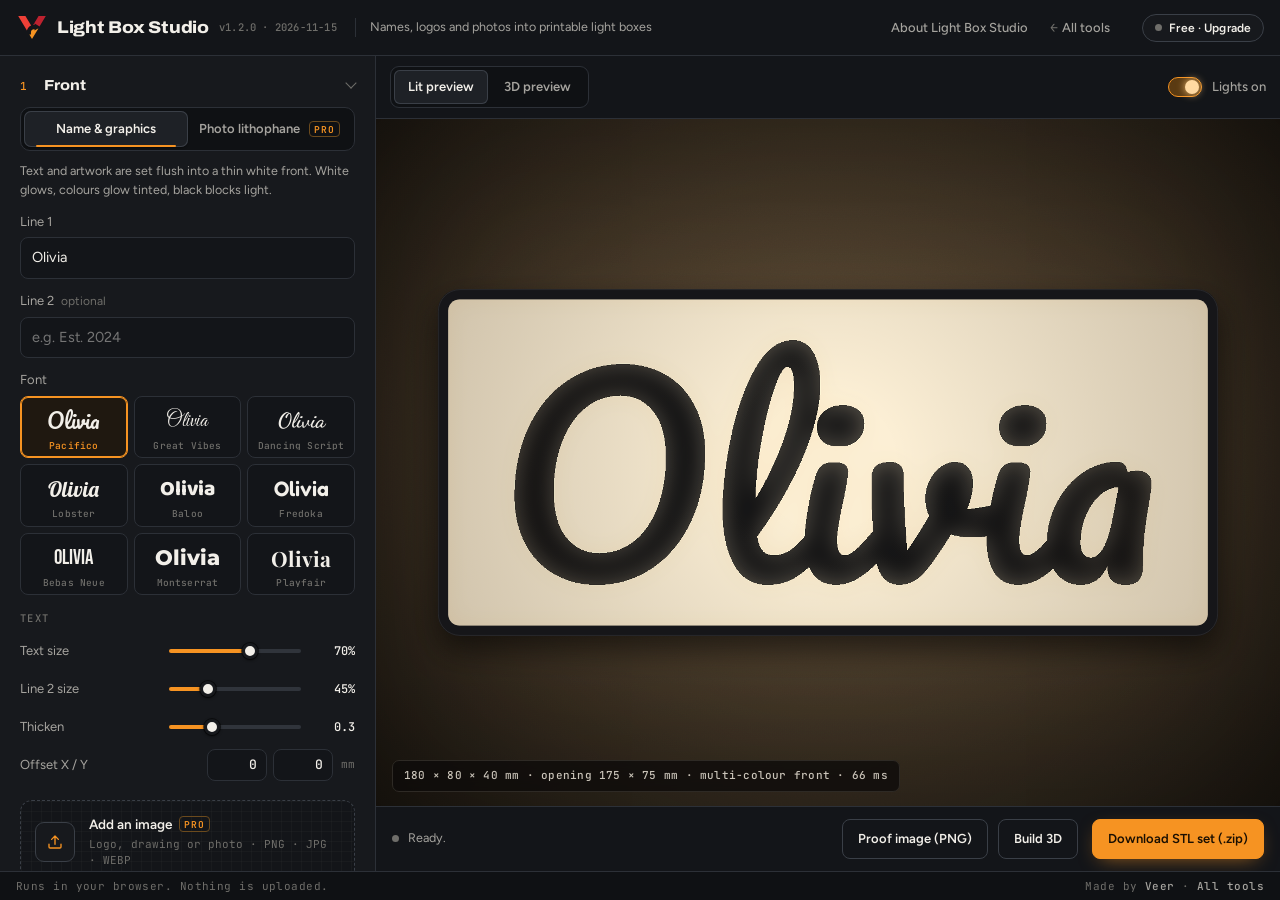
<file: lightbox/app.html>
<!doctype html>
<html lang="en">
<head>
<meta charset="utf-8">
<meta name="viewport" content="width=device-width,initial-scale=1">
<title>Veer · Light Box Studio</title>
<meta name="description" content="Turn a name, a logo or any photo into a 3D-printable light box. Multi-colour fronts for Bambu AMS, photo lithophanes, batch names.">
<meta name="theme-color" content="#0f1114">
<link rel="preconnect" href="https://fonts.googleapis.com">
<link rel="preconnect" href="https://fonts.gstatic.com" crossorigin>
<link href="https://fonts.googleapis.com/css2?family=Pacifico&family=Great+Vibes&family=Dancing+Script:wght@700&family=Lobster&family=Bebas+Neue&family=Baloo+2:wght@800&family=Fredoka:wght@600&family=Montserrat:wght@800&family=Playfair+Display:wght@700&family=Archivo:wdth,wght@62..125,600..900&family=Figtree:wght@400;500;600;700&family=JetBrains+Mono:wght@400;500;600&display=swap" rel="stylesheet">
<style>
/* Tokens copied from /assets/site.css (the app stays self-contained). */
:root{
  --bg:#0f1114; --bg-2:#131519; --panel:#17191d; --panel-2:#1e2126; --line:#2c3037; --line-2:#3a3f47;
  --tx:#f2efe9; --tx-2:#a5a39e; --tx-3:#6f6e6a;
  --red:#ef4037; --red-2:#bd222f; --orange:#f69322; --orange-hi:#ffa53d; --cream:#ffd9a1;
  --ok:#41c777; --warn:#f3d089;
  --display:"Archivo","Segoe UI",system-ui,sans-serif;
  --body:"Figtree","Segoe UI",system-ui,-apple-system,sans-serif;
  --mono:"JetBrains Mono",ui-monospace,Consolas,monospace;
  --r-sm:8px; --r:12px; --r-lg:18px;
  /* legacy names still used below */
  --panel2:var(--panel-2); --tx2:var(--tx-2); --acc:var(--orange); --acc2:#a8541a; --bad:var(--red); --pass:var(--ok);
  --side:376px;
  color-scheme:dark;
}
*{box-sizing:border-box}
html,body{height:100%;margin:0}
body{background:var(--bg);color:var(--tx);font:13.5px/1.5 var(--body);-webkit-font-smoothing:antialiased;
  display:flex;flex-direction:column;height:100vh;height:100dvh;overflow:hidden}
::selection{background:#f6932244}
:focus-visible{outline:2px solid var(--orange);outline-offset:2px}
[hidden]{display:none!important}
.mono{font-family:var(--mono)}
.sr{position:absolute!important;width:1px;height:1px;padding:0;margin:-1px;overflow:hidden;clip:rect(0 0 0 0);white-space:nowrap;border:0}

/* ───────── app header ───────── */
#brand{flex:none;display:flex;align-items:center;gap:14px;height:56px;padding:0 16px 0 18px;background:var(--bg-2);border-bottom:1px solid var(--line);min-width:0}
#brand .mark{display:flex;align-items:center;gap:11px;text-decoration:none;color:var(--tx);min-width:0}
#brand .mark svg{width:28px;height:23px;flex:none}
#brand h1{margin:0;font:800 17px/1 var(--display);font-stretch:112%;letter-spacing:-.015em;white-space:nowrap}
#build{display:inline-block;margin-left:10px;font:500 10.5px/1 var(--mono);letter-spacing:.02em;color:var(--tx-3);vertical-align:2px}
#brand .tag{margin:0 0 0 4px;padding-left:14px;border-left:1px solid var(--line);color:var(--tx-2);font-size:12.5px;white-space:nowrap;overflow:hidden;text-overflow:ellipsis;min-width:0}
#brand nav{margin-left:auto;display:flex;align-items:center;gap:2px;flex:none}
#brand nav a{color:var(--tx-2);text-decoration:none;font-size:13px;font-weight:500;padding:7px 10px;border-radius:var(--r-sm);white-space:nowrap}
#brand nav a:hover{color:var(--tx);background:var(--panel)}
#brand nav a .arw{font-family:var(--mono);color:var(--tx-3);margin-right:4px}
.plan{flex:none;display:inline-flex;align-items:center;gap:7px;margin-left:8px;padding:7px 12px;border-radius:999px;font:600 12px/1 var(--body);letter-spacing:.01em;border:1px solid var(--line-2);background:var(--panel);color:var(--tx);cursor:pointer}
.plan:hover{border-color:var(--orange)}
.plan .pip{width:7px;height:7px;border-radius:50%;background:var(--tx-3)}
.plan.pro{border-color:#6b4a1d;color:var(--cream);background:#24190c}
.plan.pro .pip{background:var(--orange);box-shadow:0 0 0 3px #f6932233}

/* ───────── layout ───────── */
#app{display:flex;flex:1;min-height:0}
#side{width:var(--side);min-width:var(--side);background:var(--panel);border-right:1px solid var(--line);display:flex;flex-direction:column;min-height:0}
#ctrls{flex:1;overflow-y:auto;padding:4px 20px 28px;scrollbar-width:thin;scrollbar-color:#2e333a transparent}
#ctrls::-webkit-scrollbar{width:10px}
#ctrls::-webkit-scrollbar-thumb{background:#2e333a;border-radius:5px;border:3px solid var(--panel)}
#main{flex:1;display:flex;flex-direction:column;min-width:0;background:var(--bg)}

/* ───────── sidebar sections ───────── */
details.sec{border-bottom:1px solid var(--line)}
details.sec:last-child{border-bottom:0}
details.sec>summary{cursor:pointer;display:flex;align-items:baseline;gap:10px;padding:18px 0 14px;list-style:none;user-select:none;color:var(--tx)}
details.sec>summary::-webkit-details-marker{display:none}
details.sec>summary .n{font:500 11px/1 var(--mono);color:var(--orange);letter-spacing:.04em;width:14px}
details.sec>summary .t{font:750 14.5px/1 var(--display);font-stretch:112%;letter-spacing:-.005em}
details.sec>summary::after{content:"";margin-left:auto;align-self:center;width:7px;height:7px;border-right:1.5px solid var(--tx-3);border-bottom:1.5px solid var(--tx-3);transform:translateY(-2px) rotate(45deg);transition:transform .18s}
details.sec:not([open])>summary::after{transform:rotate(-45deg)}
details.sec>summary:hover::after{border-color:var(--tx)}
details.sec>summary:hover .t{color:#fff}
.body{padding:0 0 20px}
.grp{font:500 10.5px/1 var(--mono);letter-spacing:.12em;text-transform:uppercase;color:var(--tx-3);margin:18px 0 8px}

/* ───────── controls ───────── */
.row{display:flex;align-items:center;gap:10px;margin:0;min-height:38px}
.row>label,.row>.lab{flex:1;color:var(--tx-2);font-size:13px;min-width:0}
.fld{display:block;color:var(--tx-2);font-size:13px;margin:12px 0 6px}
.fld small{color:var(--tx-3);font-size:12px;margin-left:4px}
input[type=number],input[type=text],select,textarea{background:var(--bg-2);border:1px solid var(--line);color:var(--tx);border-radius:var(--r-sm);padding:7px 9px;font:inherit;width:86px;transition:border-color .15s,background .15s}
input[type=number],input[type=text],select,textarea{font-size:13.5px}
input[type=number]:hover,input[type=text]:hover,select:hover,textarea:hover{border-color:var(--line-2)}
input:focus,select:focus,textarea:focus{outline:none;border-color:var(--orange);background:#15130f}
input[type=text].wide,textarea{width:100%}
input[type=text].wide{padding:9px 11px;font-size:14.5px}
textarea{min-height:110px;resize:vertical;line-height:1.55}
select{width:auto;min-width:120px;appearance:none;-webkit-appearance:none;padding-right:30px;cursor:pointer;
  background-image:linear-gradient(45deg,transparent 50%,var(--tx-2) 50%),linear-gradient(135deg,var(--tx-2) 50%,transparent 50%);
  background-position:calc(100% - 15px) 52%,calc(100% - 10px) 52%;background-size:5px 5px;background-repeat:no-repeat}
/* numeric fields with a unit, like a spec sheet */
.u{display:inline-flex;align-items:center;flex:none;background:var(--bg-2);border:1px solid var(--line);border-radius:var(--r-sm);transition:border-color .15s}
.u:hover{border-color:var(--line-2)}
.u:focus-within{border-color:var(--orange);background:#15130f}
.u input[type=number]{border:0;background:transparent;width:54px;padding:7px 2px 7px 9px;font:500 13px/1.2 var(--mono);text-align:right}
.u input[type=number]:focus{background:transparent}
.u i{font:400 11px/1 var(--mono);font-style:normal;color:var(--tx-3);padding:0 9px 0 4px;user-select:none}
.pair{display:flex;align-items:center;gap:6px;flex:none}
.pair .x{font:400 12px/1 var(--mono);color:var(--tx-3)}
.pair .u input[type=number]{width:58px;padding-right:9px}
.pu{font:400 11px/1 var(--mono);font-style:normal;color:var(--tx-3);margin-left:2px}
.u input[type=number]{-moz-appearance:textfield}
.u input[type=number]::-webkit-inner-spin-button,.u input[type=number]::-webkit-outer-spin-button{-webkit-appearance:none;margin:0}
input[type=number]::-webkit-inner-spin-button{opacity:.35}
/* sliders */
input[type=range]{-webkit-appearance:none;appearance:none;flex:0 0 132px;width:132px;height:22px;background:transparent;margin:0;cursor:pointer;
  --p:50%}
input[type=range]::-webkit-slider-runnable-track{height:4px;border-radius:2px;background:linear-gradient(90deg,var(--orange) var(--p),#30343b var(--p))}
input[type=range]::-moz-range-track{height:4px;border-radius:2px;background:#30343b}
input[type=range]::-moz-range-progress{height:4px;border-radius:2px;background:var(--orange)}
input[type=range]::-webkit-slider-thumb{-webkit-appearance:none;width:16px;height:16px;border-radius:50%;margin-top:-6px;background:var(--tx);border:3px solid var(--panel);box-shadow:0 0 0 1px #0008,0 1px 3px #000a;transition:transform .12s}
input[type=range]::-moz-range-thumb{width:12px;height:12px;border-radius:50%;background:var(--tx);border:3px solid var(--panel);box-shadow:0 0 0 1px #0008}
input[type=range]:hover::-webkit-slider-thumb{transform:scale(1.12)}
input[type=range]:focus{outline:none}
input[type=range]:focus-visible::-webkit-slider-thumb{box-shadow:0 0 0 2px var(--orange)}
.val{width:44px;flex:none;text-align:right;color:var(--tx);font:500 12px/1 var(--mono);font-variant-numeric:tabular-nums}
input[type=color]{width:34px;height:28px;padding:0;border:1px solid var(--line-2);border-radius:6px;background:var(--bg-2);cursor:pointer;flex:none}
input[type=color]::-webkit-color-swatch-wrapper{padding:3px}
input[type=color]::-webkit-color-swatch{border:0;border-radius:3px}
/* checkboxes */
.chk{display:flex;align-items:center;gap:10px;min-height:34px;margin:0;color:var(--tx-2);cursor:pointer;font-size:13px}
.chk label{cursor:pointer}
.chk input{appearance:none;-webkit-appearance:none;flex:none;width:17px;height:17px;margin:0;border:1.5px solid var(--line-2);border-radius:5px;background:var(--bg-2);display:grid;place-content:center;cursor:pointer;transition:background .12s,border-color .12s}
.chk input::after{content:"";width:8px;height:4.5px;border-left:2px solid #1a0f02;border-bottom:2px solid #1a0f02;transform:translateY(-1px) rotate(-45deg);opacity:0}
.chk input:checked{background:var(--orange);border-color:var(--orange)}
.chk input:checked::after{opacity:1}
.chk:hover input{border-color:var(--tx-3)}
/* buttons */
button{background:var(--panel-2);border:1px solid var(--line-2);color:var(--tx);border-radius:var(--r-sm);padding:8px 13px;font:500 13px/1.2 var(--body);cursor:pointer;transition:background .15s,border-color .15s,color .15s,transform .15s}
button:hover{border-color:var(--orange);color:#fff}
button:disabled{opacity:.4;cursor:not-allowed}
button.primary{background:var(--orange);border-color:var(--orange);color:#1a0f02;font-weight:650}
button.primary:hover{background:var(--orange-hi);border-color:var(--orange-hi);color:#1a0f02}
.note{font-size:12.5px;color:var(--tx-2);margin:10px 0 0;line-height:1.55}
.note b{color:var(--tx);font-weight:600}
.warnbox{display:flex;gap:10px;background:#211a0d;border:1px solid #4f3b14;border-left:3px solid var(--warn);color:var(--warn);border-radius:var(--r-sm);padding:9px 11px;font-size:12.5px;margin:12px 0 0;line-height:1.5}
.protag{display:inline-block;font:600 9.5px/1 var(--mono);letter-spacing:.1em;text-transform:uppercase;color:var(--orange);border:1px solid #6b4a1d;border-radius:4px;padding:3px 4px 2px;margin-left:7px;vertical-align:1px}
.freenote{display:flex;align-items:center;gap:12px;flex-wrap:wrap;background:#1c1610;border:1px solid #3d2c16;color:#e5c9a0;border-radius:var(--r-sm);padding:8px 10px 8px 12px;font-size:12.5px;margin:12px 0 4px;line-height:1.5}
.freenote button{padding:5px 10px;font-size:12px;margin-left:auto}

/* mode segmented control */
.seg{position:relative;display:grid;grid-template-columns:1fr 1fr;gap:0;padding:3px;background:var(--bg);border:1px solid var(--line);border-radius:10px;margin:0 0 10px}
.seg button{position:relative;border:0;background:transparent;color:var(--tx-2);font:600 13px/1.2 var(--body);padding:10px 8px;border-radius:7px;display:flex;align-items:center;justify-content:center;gap:2px;white-space:nowrap}
.seg button.on{background:var(--panel-2);color:var(--tx);box-shadow:inset 0 0 0 1px var(--line-2),0 1px 2px #0006}
.seg button.on::before{content:"";position:absolute;left:12px;right:12px;bottom:0;height:2px;border-radius:2px;background:var(--orange)}
.seg button:hover{color:var(--tx);border:0}
#modeNote{margin:0 0 4px;color:var(--tx-2);font-size:12.5px}

/* font picker: each option in its own typeface; #font stays the source of truth */
.fontpick{display:grid;grid-template-columns:repeat(3,minmax(0,1fr));gap:6px;margin:0 0 6px}
.fontpick button{display:flex;flex-direction:column;align-items:stretch;gap:5px;padding:9px 8px 7px;background:var(--bg-2);border:1px solid var(--line);border-radius:var(--r-sm);text-align:center;min-width:0}
.fontpick button:hover{border-color:var(--line-2);background:#1a1c20}
.fontpick button[aria-checked="true"]{border-color:var(--orange);background:#1f1810;box-shadow:inset 0 0 0 1px var(--orange)}
.fontpick .s{font-size:21px;line-height:30px;height:30px;color:var(--tx);white-space:nowrap;overflow:hidden;text-overflow:ellipsis}
.fontpick .f{font:500 9.5px/1 var(--mono);letter-spacing:.02em;color:var(--tx-3);white-space:nowrap;overflow:hidden;text-overflow:ellipsis}
.fontpick button[aria-checked="true"] .f{color:var(--orange)}
.fontsel{position:relative}
.fontsel select{position:absolute;inset:0;width:100%;height:100%;opacity:0;pointer-events:none}

/* image drop zone */
#drop{position:relative;display:flex;align-items:center;gap:14px;border:1.5px dashed #3a3f47;border-radius:var(--r);padding:14px 14px;color:var(--tx-2);cursor:pointer;transition:border-color .15s,background-color .15s;margin:16px 0 6px;
  background-color:var(--bg-2);background-image:linear-gradient(#ffffff06 1px,transparent 1px),linear-gradient(90deg,#ffffff06 1px,transparent 1px);background-size:10px 10px}
#drop:hover,#drop.over{border-color:var(--orange);color:var(--tx);background-color:#1c1610}
#drop:focus-visible{outline:2px solid var(--orange);outline-offset:2px}
#drop .ic{flex:none;width:40px;height:40px;border-radius:9px;border:1px solid var(--line-2);background:var(--panel);display:grid;place-items:center;color:var(--orange)}
#drop .ic svg{width:18px;height:18px}
#drop .tx{flex:1;min-width:0;line-height:1.4}
#drop b{color:var(--tx);font-weight:600;font-size:13.5px}
#dropTxt{display:block;font:400 11px/1.45 var(--mono);color:var(--tx-3);margin-top:3px;overflow-wrap:anywhere}
#drop .clear{margin-top:8px;padding:4px 10px;font-size:12px}
#drop.over .ic{background:var(--orange);color:#1a0f02;border-color:var(--orange)}

/* filament swatches */
.swatch{display:flex;align-items:center;gap:10px;background:var(--bg-2);border:1px solid var(--line);border-radius:var(--r-sm);padding:7px 10px;margin:6px 0}
.swatch .slot{font-size:11px;color:var(--tx-3);width:76px;line-height:1.25;flex:none}
.swatch .slot b{display:block;color:var(--tx);font-size:12.5px;font-weight:600}
.swatch .name{flex:1;font-size:12px;color:var(--tx-2)}
#colours .swatch .name{font-family:var(--mono);font-size:11.5px;letter-spacing:.02em}
#colours:not(:empty){margin-top:10px}

/* ───────── stage ───────── */
#tabs{display:flex;align-items:center;gap:12px;padding:10px 14px;border-bottom:1px solid var(--line);background:var(--bg-2);flex:none}
.tabset{display:inline-flex;padding:3px;gap:2px;background:var(--bg);border:1px solid var(--line);border-radius:9px}
.tab{padding:7px 14px;border-radius:6px;cursor:pointer;color:var(--tx-2);font-size:13px;font-weight:600;user-select:none;white-space:nowrap}
.tab:hover{color:var(--tx)}
.tab.on{background:var(--panel-2);color:var(--tx);box-shadow:inset 0 0 0 1px var(--line-2)}
#tabs .spacer{flex:1}
#tabs .hint{font:400 11px/1 var(--mono);color:var(--tx-3);white-space:nowrap}
/* "Lights on" as a switch */
.switch{display:inline-flex;align-items:center;gap:10px;cursor:pointer;color:var(--tx-2);font-size:13px;font-weight:500;user-select:none;white-space:nowrap}
.switch input{appearance:none;-webkit-appearance:none;position:relative;width:34px;height:20px;margin:0;border-radius:999px;background:#30343b;border:1px solid var(--line-2);cursor:pointer;transition:background .18s,border-color .18s}
.switch input::after{content:"";position:absolute;top:2px;left:2px;width:14px;height:14px;border-radius:50%;background:var(--tx-2);transition:transform .18s,background .18s}
.switch input:checked{background:#5a3a12;border-color:var(--orange)}
.switch input:checked::after{transform:translateX(14px);background:var(--cream);box-shadow:0 0 8px #ffc77a}
.switch:hover{color:var(--tx)}

/* the lit preview is shot like a product photo: the box hung on a warm, dark plaster wall */
#stage{flex:1;position:relative;overflow:hidden;isolation:isolate;
  background:radial-gradient(ellipse 70% 62% at 50% 46%,#33281d 0%,#221a13 42%,#140f0b 78%,#0e0b09 100%)}
#stage::before{content:"";position:absolute;inset:0;z-index:0;pointer-events:none;opacity:.55;mix-blend-mode:overlay;
  background-image:url("data:image/svg+xml,%3Csvg xmlns='http://www.w3.org/2000/svg' width='220' height='220'%3E%3Cfilter id='n'%3E%3CfeTurbulence type='fractalNoise' baseFrequency='.85' numOctaves='3' stitchTiles='stitch'/%3E%3CfeColorMatrix values='0 0 0 0 .5 0 0 0 0 .45 0 0 0 0 .4 0 0 0 .55 0'/%3E%3C/filter%3E%3Crect width='100%25' height='100%25' filter='url(%23n)'/%3E%3C/svg%3E")}
#stage::after{content:"";position:absolute;inset:0;z-index:0;pointer-events:none;box-shadow:inset 0 0 160px 30px #0009;
  background:linear-gradient(180deg,transparent 78%,#0000002e 100%)}
#stage.dark{background:radial-gradient(ellipse 70% 62% at 50% 46%,#1c1915 0%,#14120f 50%,#0c0b0a 100%)}
#lit,#gl{position:absolute;inset:0;width:100%;height:100%;z-index:1}
#gl{display:none;cursor:grab}
#gl:active{cursor:grabbing}
#overlay{position:absolute;z-index:2;left:16px;bottom:14px;display:flex;align-items:center;gap:10px;font:500 11px/1.4 var(--mono);letter-spacing:.02em;color:#c9c3b8;background:#0e0c0acc;backdrop-filter:blur(6px);border:1px solid #2e2a25;border-radius:7px;padding:7px 11px;pointer-events:none;max-width:calc(100% - 32px)}

/* part list */
#partlist{padding:0 16px 12px;background:var(--panel);border-top:1px solid var(--line);display:none;max-height:190px;overflow:auto;flex:none}
#partlist table{width:100%;border-collapse:collapse;font-size:12.5px}
#partlist th{text-align:left;color:var(--tx-3);font:500 10px/1 var(--mono);letter-spacing:.12em;text-transform:uppercase;padding:12px 8px 8px;position:sticky;top:0;background:var(--panel);border-bottom:1px solid var(--line)}
#partlist td{padding:7px 8px;border-top:1px solid #23262b;color:var(--tx-2);white-space:nowrap}
#partlist tr:first-child td{border-top:0}
#partlist td.n{color:var(--tx);font:500 11.5px/1.3 var(--mono)}
#partlist td:nth-child(4),#partlist td:nth-child(5){font:400 11.5px/1.3 var(--mono);text-align:right}
#partlist th:nth-child(4),#partlist th:nth-child(5){text-align:right}
.dot{display:inline-block;width:12px;height:12px;border-radius:3px;border:1px solid #ffffff22;vertical-align:-2px;margin-right:4px}

/* status bar: one clear primary, two secondaries */
#bar{flex:none;border-top:1px solid var(--line);background:var(--bg-2);padding:12px 16px;display:flex;gap:10px;align-items:center;flex-wrap:wrap}
#stat{flex:1;font-size:12.5px;color:var(--tx-2);min-width:180px;display:flex;align-items:center;gap:9px}
#stat::before{content:"";flex:none;width:7px;height:7px;border-radius:50%;background:var(--tx-3)}
#stat.err{color:#ff8a7f} #stat.err::before{background:var(--red)}
#stat.ok{color:var(--tx)} #stat.ok::before{background:var(--ok);box-shadow:0 0 0 3px #41c77722}
#bar button{height:40px;padding:0 15px;font-size:13px;font-weight:600}
#btnProof,#btnBuild{background:transparent;border-color:var(--line-2);color:var(--tx)}
#btnProof:hover,#btnBuild:hover{background:var(--panel-2);border-color:var(--tx-3)}
#btnDl{height:44px;padding:0 20px;font-size:14px;font-weight:700;margin-left:4px;box-shadow:0 6px 20px -8px #f69322aa}
#btnDl:hover{transform:translateY(-1px)}

.powered{flex:none;background:var(--bg);border-top:1px solid var(--line);padding:7px 16px;font:400 11px/1.3 var(--mono);letter-spacing:.04em;color:var(--tx-3);display:flex;justify-content:space-between;gap:12px;flex-wrap:wrap}
.powered a{color:var(--tx-2);font-weight:500;text-decoration:none}
.powered a:hover{color:var(--tx)}

/* ───────── Pro dialog ───────── */
dialog#pro{width:min(660px,calc(100vw - 32px));max-height:calc(100vh - 32px);overflow:auto;padding:0;border:1px solid var(--line-2);border-radius:var(--r-lg);background:var(--panel);color:var(--tx);box-shadow:0 40px 100px -20px #000e}
dialog#pro::backdrop{background:#07080acc;backdrop-filter:blur(4px)}
.pro-in{padding:28px 28px 24px;display:flex;flex-direction:column;gap:20px}
.pro-head{display:flex;align-items:flex-start;gap:12px}
.pro-head .eb{font:500 10.5px/1 var(--mono);letter-spacing:.14em;text-transform:uppercase;color:var(--orange);margin-bottom:10px}
.pro-head h2{margin:0;font:800 24px/1.1 var(--display);font-stretch:112%;letter-spacing:-.02em}
.pro-head p{margin:8px 0 0;color:var(--tx-2);font-size:14px;line-height:1.5}
.pro-x{margin-left:auto;flex:none;width:34px;height:34px;padding:0;border-radius:var(--r-sm);font-size:18px;line-height:1;background:transparent}
.pro-uses{background:#1c1610;border:1px solid #3d2c16;border-left:3px solid var(--orange);border-radius:var(--r-sm);padding:11px 13px;font-size:13px;color:#e5c9a0;line-height:1.55}
.pro-uses b{color:var(--cream);font-weight:600}
.pro-uses .sw{display:flex;gap:8px;margin-top:8px;flex-wrap:wrap}
.tiers{display:grid;grid-template-columns:repeat(3,minmax(0,1fr));gap:10px}
@media (max-width:620px){.tiers{grid-template-columns:minmax(0,1fr)}}
.tier{border:1px solid var(--line);border-radius:var(--r);padding:16px 16px 14px;display:flex;flex-direction:column;gap:10px;background:var(--bg-2);min-width:0}
.tier.hi{border-color:var(--orange);background:linear-gradient(180deg,#2a1d0e 0%,var(--bg-2) 62%)}
.tier .nm{font:600 10.5px/1 var(--mono);letter-spacing:.14em;text-transform:uppercase;color:var(--tx-2)}
.tier.hi .nm{color:var(--orange)}
.tier .pr{font:800 28px/1 var(--display);font-stretch:112%;letter-spacing:-.03em}
.tier .pr small{font:400 12px var(--body);color:var(--tx-2);letter-spacing:0;margin-left:2px}
.tier ul{margin:0;padding:0;list-style:none;display:flex;flex-direction:column;gap:7px;font-size:12.5px;color:var(--tx-2);flex:1}
.tier li{padding-left:16px;position:relative;line-height:1.4}
.tier li:before{content:"";position:absolute;left:1px;top:6px;width:7px;height:7px;border-radius:2px;background:var(--line-2)}
.tier.hi li:before,.tier.co li:before{background:var(--orange)}
a.buy{display:block;text-align:center;text-decoration:none;font:600 13px/1 var(--body);background:transparent;border:1px solid var(--line-2);color:var(--tx);border-radius:var(--r-sm);padding:11px 12px;margin-top:4px}
a.buy:hover{border-color:var(--orange)}
.tier.hi a.buy{background:var(--orange);border-color:var(--orange);color:#1a0f02}
a.buy.off{opacity:.45;pointer-events:none}
.keyrow{border-top:1px solid var(--line);padding-top:18px;display:flex;flex-direction:column;gap:9px}
.keyrow label{font-size:13px;color:var(--tx-2)}
.keyrow .in{display:flex;gap:8px}
.keyrow input{flex:1;width:auto;min-width:0;font:500 12.5px/1.2 var(--mono);padding:10px 12px}
.keyrow button{padding:0 18px}
#proMsg{font-size:13px;min-height:1.2em;color:var(--tx-2)}
#proMsg:empty{display:none}
#proMsg.err{color:#ff8a7f} #proMsg.ok{color:#7fe0a8}
.owned dl{display:grid;grid-template-columns:120px minmax(0,1fr);gap:8px 12px;margin:0;font-size:13px}
.owned dt{color:var(--tx-3);font:500 11px/1.6 var(--mono);letter-spacing:.08em;text-transform:uppercase} .owned dd{margin:0;overflow-wrap:anywhere}
#ownKey{font-family:var(--mono)}
.pro-foot{font-size:12px;color:var(--tx-3);line-height:1.55}

/* ───────── narrow screens: stack, preview first ───────── */
@media (max-width:1100px){ #brand .tag{display:none} }
@media (max-width:900px){
  body{overflow:auto;height:auto;min-height:100vh}
  #app{flex-direction:column}
  #main{order:-1}
  #side{width:auto!important;min-width:0!important;border-right:0;border-top:1px solid var(--line)}
  #ctrls{overflow:visible;padding:4px 18px 24px}
  #stage{flex:none;height:clamp(300px,58vh,540px)}
  #tabs .hint{display:none}
}
@media (max-width:620px){
  #brand{height:auto;flex-wrap:wrap;row-gap:4px;padding:10px 14px}
  #brand h1{font-size:16px}
  #build{display:none}
  #brand nav{order:3;width:100%;margin-left:-10px}
  #brand nav a{padding:6px 10px;font-size:12.5px}
  .plan{margin-left:auto}
  #tabs{padding:8px 12px}
  .tab{padding:7px 12px}
  #stage{height:clamp(280px,52vh,460px)}
  #overlay{left:10px;bottom:10px;font-size:10px;padding:5px 8px;max-width:calc(100% - 20px)}
  #bar{padding:12px 14px;gap:8px}
  #stat{flex:1 1 100%;min-width:0;order:2;margin-top:2px}
  #btnDl{order:-1;flex:1 1 100%;margin-left:0}
  #btnProof,#btnBuild{flex:1 1 0}
  #partlist{padding:0 10px 10px}
  .pro-in{padding:22px 18px 18px}
  .keyrow .in{flex-wrap:wrap} .keyrow .in button{height:40px;flex:1 1 100%}
}
@media (max-width:360px){ .fontpick{grid-template-columns:repeat(2,minmax(0,1fr))} }
@media (prefers-reduced-motion:reduce){ *{transition:none!important;animation:none!important} }
</style>
</head>
<body>
<header id="brand">
  <a class="mark" href="./" aria-label="About Light Box Studio">
    <svg viewBox="0 0 79.9 66.6" aria-hidden="true"><g transform="translate(-100.447,-44.954)"><path transform="matrix(1,0,0,-1,125.672,87.0075)" d="M0 0-25.225 42.053H-4.347L12.208 14.454C6.144 11.892 1.523 6.522 0 0" fill="#ef4037"/><path transform="matrix(1,0,0,-1,145.9093,70.930309)" d="M0 0H1.884V3.96L10.637-1.095 16.258-4.341 34.443 25.976H13.564L-2.078-.103C-1.395-.035-.701 0 0 0" fill="#bd222f"/><path transform="matrix(1,0,0,-1,156.546,82.131008)" d="M0 0-8.753-5.054V-1.033H-10.637C-12.896-1.033-15.034-1.928-16.658-3.551-18.283-5.177-19.178-7.314-19.178-9.574V-16.618H-23.83L-16.146-29.428 2.305 1.331Z" fill="#f69322"/></g></svg>
    <h1>Light Box Studio<span id="build"></span></h1>
  </a>
  <p class="tag">Names, logos and photos into printable light boxes</p>
  <nav aria-label="Veer Tools">
    <a href="./">About Light Box Studio</a>
    <a href="../"><span class="arw" aria-hidden="true">&larr;</span>All tools</a>
  </nav>
  <button type="button" class="plan" id="planChip" title="Plan and license"><span class="pip"></span><span id="planTxt">Free · Upgrade</span></button>
</header>
<div id="app">
<div id="side">
  <div id="ctrls">

    <details class="sec" open><summary><span class="n">1</span><span class="t">Front</span></summary><div class="body">
      <div class="seg" id="modeSeg" role="group" aria-label="Front style">
        <button type="button" data-m="inlay" class="on">Name &amp; graphics</button>
        <button type="button" data-m="litho">Photo lithophane<span class="protag" id="lithoTag">Pro</span></button>
      </div>
      <div class="note" id="modeNote"></div>

      <label class="fld" for="l1">Line 1</label>
      <input type="text" class="wide" id="l1" value="Olivia" maxlength="40">
      <label class="fld" for="l2">Line 2 <small>optional</small></label>
      <input type="text" class="wide" id="l2" value="" maxlength="60" placeholder="e.g. Est. 2024">
      <div class="fld" id="fontLab">Font</div>
      <div class="fontsel">
        <div class="fontpick" id="fontPick" role="radiogroup" aria-labelledby="fontLab"></div>
        <select id="font" tabindex="-1" aria-hidden="true">
          <option value="Pacifico">Pacifico (script)</option>
          <option value="Great Vibes">Great Vibes (elegant script)</option>
          <option value="Dancing Script">Dancing Script</option>
          <option value="Lobster">Lobster</option>
          <option value="Baloo 2">Baloo (rounded, kids)</option>
          <option value="Fredoka">Fredoka (soft)</option>
          <option value="Bebas Neue">Bebas Neue (tall caps)</option>
          <option value="Montserrat">Montserrat (bold)</option>
          <option value="Playfair Display">Playfair (serif)</option>
        </select></div>
      <div class="grp">Text</div>
      <div class="row"><label for="tSize">Text size</label><input type="range" id="tSize" min="20" max="100" value="70"><span class="val" id="tSizeV">70%</span></div>
      <div class="row"><label for="tL2">Line 2 size</label><input type="range" id="tL2" min="25" max="100" value="45"><span class="val" id="tL2V">45%</span></div>
      <div class="row"><label for="tBold">Thicken</label><input type="range" id="tBold" min="0" max="10" value="3"><span class="val" id="tBoldV">0.3</span></div>
      <div class="row"><label for="tX">Offset X / Y</label><span class="pair"><span class="u"><input type="number" id="tX" value="0" step="1" aria-label="Text offset X in mm"></span><span class="u"><input type="number" id="tY" value="0" step="1" aria-label="Text offset Y in mm"></span><i class="pu">mm</i></span></div>

      <div id="drop" role="button" tabindex="0" aria-label="Add an image">
        <span class="ic" aria-hidden="true"><svg viewBox="0 0 24 24" fill="none" stroke="currentColor" stroke-width="1.8" stroke-linecap="round" stroke-linejoin="round"><path d="M12 15V4m0 0L7.5 8.5M12 4l4.5 4.5"/><path d="M4 15v3.5A1.5 1.5 0 0 0 5.5 20h13a1.5 1.5 0 0 0 1.5-1.5V15"/></svg></span>
        <span class="tx"><b>Add an image</b><span class="protag">Pro</span>
        <span id="dropTxt">Logo, drawing or photo · PNG · JPG · WEBP</span>
        <span style="display:block"><button type="button" class="clear" id="imgClear" hidden>Remove image</button></span></span></div>
      <input type="file" id="file" accept="image/*" hidden>
      <div id="imgCtrls" hidden>
        <div class="grp">Image</div>
        <div class="row" id="iScaleRow"><label for="iScale">Image size</label><input type="range" id="iScale" min="10" max="100" value="60"><span class="val" id="iScaleV">60%</span></div>
        <div class="row"><label for="iX">Offset X / Y</label><span class="pair"><span class="u"><input type="number" id="iX" value="0" step="1" aria-label="Image offset X in mm"></span><span class="u"><input type="number" id="iY" value="0" step="1" aria-label="Image offset Y in mm"></span><i class="pu">mm</i></span></div>
        <div id="inlayImg">
          <div class="row"><label for="k">Image colours</label><select id="k" style="min-width:76px"><option>1</option><option selected>2</option><option>3</option></select></div>
          <div class="chk"><input type="checkbox" id="rmBg" checked><label for="rmBg">Drop the background colour</label></div>
          <div class="row"><label for="bgTol">Background tolerance</label><input type="range" id="bgTol" min="1" max="40" value="14"><span class="val" id="bgTolV">14</span></div>
        </div>
        <div id="lithoImg">
          <div class="row"><label for="lZoom">Photo zoom</label><input type="range" id="lZoom" min="100" max="300" value="100"><span class="val" id="lZoomV">100%</span></div>
          <div class="row"><label for="lBright">Brightness</label><input type="range" id="lBright" min="-50" max="50" value="0"><span class="val" id="lBrightV">0</span></div>
          <div class="row"><label for="lContrast">Contrast</label><input type="range" id="lContrast" min="-50" max="80" value="15"><span class="val" id="lContrastV">15</span></div>
          <div class="row"><label for="lMin">Thinnest / thickest</label><span class="pair"><span class="u"><input type="number" id="lMin" value="0.8" step="0.1" min="0.4" aria-label="Thinnest in mm"></span><span class="u"><input type="number" id="lMax" value="3" step="0.1" min="1" aria-label="Thickest in mm"></span><i class="pu">mm</i></span></div>
        </div>
      </div>
      <div id="colours"></div>
      <div id="frontWarn"></div>
    </div></details>

    <details class="sec" open><summary><span class="n">2</span><span class="t">Box</span></summary><div class="body">
      <div class="row"><label for="shape">Shape</label>
        <select id="shape">
          <option value="rect">Rectangle</option>
          <option value="outline">Follow the name</option>
          <option value="letters">Letter shapes</option>
        </select></div>
      <div class="row" id="borderRow" hidden><label for="border">Border around the name</label><span class="u"><input type="number" id="border" value="8" step="1" min="3"><i>mm</i></span></div>
      <div class="row" id="growRow" hidden><label for="grow">Letter thickness added</label><span class="u"><input type="number" id="grow" value="1" step="0.5" min="0.5"><i>mm</i></span></div>
      <div class="note" id="shapeNote" hidden></div>
      <div class="row" id="presetRow"><label for="preset">Size</label>
        <select id="preset">
          <option value="name">Name sign · 180 × 80</option>
          <option value="square">Square · 120 × 120</option>
          <option value="wide">Wide · 220 × 90</option>
          <option value="photo">Photo 6 × 4 in · 162 × 112</option>
          <option value="photoP">Photo portrait · 112 × 162</option>
          <option value="custom">Custom</option>
        </select></div>
      <div class="row"><label for="W">Width × height</label><span class="pair"><span class="u"><input type="number" id="W" value="180" step="1" min="40" aria-label="Width in mm"></span><span class="x">×</span><span class="u"><input type="number" id="H" value="80" step="1" min="40" aria-label="Height in mm"></span><i class="pu">mm</i></span></div>
      <div class="row"><label for="D">Depth</label><span class="u"><input type="number" id="D" value="40" step="1" min="15"><i>mm</i></span></div>
      <div class="row"><label for="wall">Wall</label><span class="u"><input type="number" id="wall" value="2.4" step="0.2" min="1.2"><i>mm</i></span></div>
      <div class="row"><label for="rad">Corner radius</label><span class="u"><input type="number" id="rad" value="5" step="0.5" min="0"><i>mm</i></span></div>
      <div class="row"><label for="faceT">Front thickness</label><span class="u"><input type="number" id="faceT" value="1.2" step="0.2" min="0.6"><i>mm</i></span></div>
      <div class="row"><label for="colD">Colour depth</label><span class="u"><input type="number" id="colD" value="0.6" step="0.2" min="0.2"><i>mm</i></span></div>
      <div class="grp">Filament</div>
      <div class="swatch"><div class="slot"><b>Frame</b>box + back</div><input type="color" id="frameCol" value="#1b1b1f" aria-label="Frame filament colour"><div class="name">Opaque, blocks light</div></div>
      <div class="swatch"><div class="slot"><b>Front</b>diffuser</div><input type="color" id="faceCol" value="#f4f1ea" aria-label="Front filament colour"><div class="name">White PLA glows best</div></div>
      <div class="note">Light passes through the thin white front. Coloured filament glows tinted; black blocks it, so black text reads as a crisp silhouette.</div>
    </div></details>

    <details class="sec"><summary><span class="n">3</span><span class="t">Back panel &amp; light</span></summary><div class="body">
      <div class="chk"><input type="checkbox" id="backOn" checked><label for="backOn">Make a back panel</label></div>
      <div class="chk"><input type="checkbox" id="keyholes" checked><label for="keyholes">Keyhole slots for wall hanging</label></div>
      <div class="chk"><input type="checkbox" id="cable" checked><label for="cable">Power hole</label></div>
      <div class="row" id="powerRow"><label for="powerKind">Power</label>
        <select id="powerKind">
          <option value="usb" selected>USB plug pass-through · 17 × 9 mm</option>
          <option value="usbc">USB-C panel socket · 9.4 × 3.8 mm</option>
          <option value="dc8">DC barrel jack, panel mount · Ø 8 mm</option>
          <option value="dc12">DC jack, large nut · Ø 12 mm</option>
        </select></div>
      <div class="chk"><input type="checkbox" id="switchOn"><label for="switchOn">Switch hole · Ø 6.5 mm (mini toggle or rocker)</label></div>
      <div class="row"><label for="fit">Back panel fit</label><select id="fit"><option value="0.2">Snug · 0.2 mm</option><option value="0.3" selected>Standard · 0.3 mm</option><option value="0.45">Loose · 0.45 mm</option></select></div>
      <div class="note"><b>Lighting:</b> a 5 V USB LED strip (warm white, about 50 cm) stuck around the inside walls lights evenly. A battery puck light on the back panel works too. At least 30 mm of depth avoids hot spots.</div>
    </div></details>

    <details class="sec"><summary><span class="n">4</span><span class="t">Batch names<span class="protag" id="batchTag">Pro</span></span></summary><div class="body">
      <div class="note" style="margin:0 0 10px">One name per line. Each becomes its own front with the settings above, sharing one frame and back. Paste the names from your Etsy orders.</div>
      <textarea id="batch" placeholder="Olivia&#10;Mason&#10;The Johnsons" aria-label="Batch names, one per line"></textarea>
    </div></details>

  </div>
</div>

<div id="main">
  <div id="tabs">
    <div class="tabset" role="tablist" aria-label="Preview">
      <div class="tab on" data-v="lit" role="tab" tabindex="0">Lit preview</div>
      <div class="tab" data-v="3d" role="tab" tabindex="0">3D preview</div>
    </div>
    <div class="spacer"></div>
    <span class="hint" id="tabHint" hidden>Drag to orbit · scroll to zoom</span>
    <label class="switch"><input type="checkbox" id="lightsOn" checked> Lights on</label>
  </div>
  <div id="stage">
    <canvas id="lit" role="img" aria-label="Lit preview of the light box"></canvas>
    <canvas id="gl" role="img" aria-label="3D preview of the printable parts"></canvas>
    <div id="overlay"></div>
  </div>
  <div id="partlist"></div>
  <div id="bar">
    <div id="stat" role="status">Type a name to start.</div>
    <button type="button" id="btnProof">Proof image (PNG)</button>
    <button type="button" id="btnBuild">Build 3D</button>
    <button type="button" class="primary" id="btnDl">Download STL set (.zip)</button>
  </div>
</div>
</div>

<dialog id="pro" aria-labelledby="proTitle">
  <div class="pro-in">
    <div class="pro-head">
      <div><div class="eb">One-time purchase · works offline</div><h2 id="proTitle">Light Box Studio Pro</h2>
        <p id="proSub">Logos, photos, batch names and clean files.</p></div>
      <button type="button" class="pro-x" id="proClose" aria-label="Close">&times;</button>
    </div>
    <div class="pro-uses" id="proUses" hidden></div>
    <div id="proBuy">
      <div class="tiers">
        <div class="tier"><div class="nm">Free</div><div class="pr">$0</div>
          <ul><li>Names in 9 fonts</li><li>Any box size</li><li>Back panel with cable hole</li><li>Small VEER mark on the back</li><li>Personal use</li></ul></div>
        <div class="tier hi"><div class="nm">Pro</div><div class="pr"><span id="pricePro">$29</span> <small>one-time</small></div>
          <ul><li>Any logo or image, multi-colour</li><li>Photo lithophane light boxes</li><li>Batch names in one go</li><li>No mark on the back</li></ul>
          <a class="buy" id="buyPro" target="_blank" rel="noopener">Get Pro</a></div>
        <div class="tier co"><div class="nm">Commercial</div><div class="pr"><span id="priceCom">$79</span> <small>one-time</small></div>
          <ul><li>Everything in Pro</li><li>Sell the light boxes you print</li><li>Etsy-ready batch workflow</li></ul>
          <a class="buy" id="buyCom" target="_blank" rel="noopener">Get Commercial</a></div>
      </div>
    </div>
    <div class="owned" id="proOwned" hidden><dl>
      <dt>Plan</dt><dd id="ownTier"></dd><dt>Licensed to</dt><dd id="ownEmail"></dd>
      <dt>Key</dt><dd id="ownKey"></dd><dt>Checked</dt><dd id="ownChecked"></dd></dl></div>
    <div class="keyrow" id="proKeyRow">
      <label for="proKey">Already bought it? Paste the license key from your receipt email.</label>
      <div class="in"><input type="text" id="proKey" placeholder="XXXXXXXX-XXXX-XXXX-XXXX-XXXXXXXXXXXX" autocomplete="off" spellcheck="false">
        <button type="button" class="primary" id="proActivate">Unlock</button></div>
    </div>
    <div id="proMsg" role="status"></div>
    <div class="pro-foot" id="proFoot">Unlocking needs an internet connection once. After that, Light Box Studio works offline and checks in now and then while you're online.</div>
    <div id="proManage" hidden><button type="button" id="proRemove">Remove from this browser</button></div>
  </div>
</dialog>

<div class="powered"><span>Runs in your browser. Nothing is uploaded.</span><span>Made by <a href="https://veersolutions.com" rel="noopener">Veer</a> · <a href="../">All tools</a></span></div>
<script>
"use strict";
/* ═══════════════════════════════════════════════════════════════════════════
   Veer · Light Box Studio
   Name / logo / photo → a 3D-printable light box: a frame, a light-diffusing
   front and a back panel. Two front styles:
     • Inlay — coloured text and artwork set flush into a thin white front
       (multi-colour, for an AMS). White glows, colour glows tinted, black
       blocks light.
     • Lithophane — any photo as a variable-thickness front; thick = dark.
   Coordinates: authored in FRONT VIEW (as you look at the finished box), X
   right, Y up, Z = 0 at the front face (on the build plate). Frame + front
   are mirrored into print space at the end; the back panel is authored in
   print space directly (its outside face is on the plate).
   ═══════════════════════════════════════════════════════════════════════════ */
const BUILD = "v1.2.0 · 2026-11-15";
const $ = id => document.getElementById(id);
const clamp = (v,a,b) => v<a?a:v>b?b:v;

/* ───────────────────────── geometry helpers ───────────────────────── */

function roundRectLoop(w,h,r,seg){
  // CCW, centred on origin
  const hw=w/2, hh=h/2;
  r = clamp(r, 0, Math.min(hw,hh)-0.001);
  if(r<=0.001) return [{x:-hw,y:-hh},{x:hw,y:-hh},{x:hw,y:hh},{x:-hw,y:hh}];
  const pts=[], n=Math.max(4, seg||Math.ceil(r*6));
  const corners=[[ hw-r,-hh+r,-Math.PI/2],[ hw-r, hh-r,0],[-hw+r, hh-r,Math.PI/2],[-hw+r,-hh+r,Math.PI]];
  for(const [cx,cy,a0] of corners)
    for(let i=0;i<=n;i++){ const a=a0+(Math.PI/2)*(i/n); pts.push({x:cx+r*Math.cos(a), y:cy+r*Math.sin(a)}); }
  return dedupeLoop(pts);
}
function circleLoop(cx,cy,r,seg){
  const n=Math.max(24, seg||Math.ceil(r*8)), pts=[];
  for(let i=0;i<n;i++){ const a=2*Math.PI*i/n; pts.push({x:cx+r*Math.cos(a), y:cy+r*Math.sin(a)}); }
  return pts; // CCW
}
function rectLoop(cx,cy,w,h,r){
  const L=roundRectLoop(w,h,r||0);
  return L.map(p=>({x:p.x+cx, y:p.y+cy}));
}
function dedupeLoop(p){
  const out=[];
  for(const q of p){ const l=out[out.length-1]; if(!l || Math.hypot(l.x-q.x,l.y-q.y)>1e-6) out.push(q); }
  if(out.length>1){ const a=out[0], b=out[out.length-1]; if(Math.hypot(a.x-b.x,a.y-b.y)<1e-6) out.pop(); }
  return out;
}
function loopArea(L){ let s=0; for(let i=0;i<L.length;i++){ const p=L[i], q=L[(i+1)%L.length]; s+=p.x*q.y-q.x*p.y; } return s/2; }
const revLoop = L => L.slice().reverse();

/* Triangle sink -------------------------------------------------------- */
function tri(t,ax,ay,az,bx,by,bz,cx,cy,cz){ t.push(ax,ay,az,bx,by,bz,cx,cy,cz); }

/* ── Ear-clipping triangulator with hole support ──────────────────────────
   Algorithm after Mapbox's earcut (ISC licence), reimplemented here so this
   file stays dependency-free. Crucially, the cap triangles use only the
   polygon's OWN vertices, so every cap boundary edge matches a wall edge
   exactly — no T-junctions, and the solids come out watertight. */
function ecNode(i,x,y){ return {i,x,y,prev:null,next:null,z:0,prevZ:null,nextZ:null,steiner:false}; }
function ecIns(i,x,y,last){
  const p=ecNode(i,x,y);
  if(!last){ p.prev=p; p.next=p; }
  else { p.next=last.next; p.prev=last; last.next.prev=p; last.next=p; }
  return p;
}
function ecRem(p){
  p.next.prev=p.prev; p.prev.next=p.next;
  if(p.prevZ) p.prevZ.nextZ=p.nextZ;
  if(p.nextZ) p.nextZ.prevZ=p.prevZ;
}
function ecArea(p,q,r){ return (q.y-p.y)*(r.x-q.x)-(q.x-p.x)*(r.y-q.y); }
function ecEq(a,b){ return a.x===b.x && a.y===b.y; }
function ecSignedArea(d,s,e){ let sum=0; for(let i=s,j=e-2;i<e;i+=2){ sum+=(d[j]-d[i])*(d[i+1]+d[j+1]); j=i; } return sum; }
function ecList(d,s,e,cw){
  let last=null;
  if(cw === (ecSignedArea(d,s,e)>0)){ for(let i=s;i<e;i+=2) last=ecIns(i,d[i],d[i+1],last); }
  else { for(let i=e-2;i>=s;i-=2) last=ecIns(i,d[i],d[i+1],last); }
  if(last && ecEq(last,last.next)){ ecRem(last); last=last.next; }
  return last;
}
function ecFilter(start,end){
  if(!start) return start;
  if(!end) end=start;
  let p=start, again;
  do{
    again=false;
    if(!p.steiner && (ecEq(p,p.next) || ecArea(p.prev,p,p.next)===0)){
      ecRem(p); p=end=p.prev;
      if(p===p.next) break;
      again=true;
    } else p=p.next;
  } while(again || p!==end);
  return end;
}
function ecInTri(ax,ay,bx,by,cx,cy,px,py){
  return (cx-px)*(ay-py)>=(ax-px)*(cy-py) &&
         (ax-px)*(by-py)>=(bx-px)*(ay-py) &&
         (bx-px)*(cy-py)>=(cx-px)*(by-py);
}
function ecIsEar(ear){
  const a=ear.prev,b=ear,c=ear.next;
  if(ecArea(a,b,c)>=0) return false;
  const ax=a.x,ay=a.y,bx=b.x,by=b.y,cx=c.x,cy=c.y;
  const x0=Math.min(ax,bx,cx), y0=Math.min(ay,by,cy), x1=Math.max(ax,bx,cx), y1=Math.max(ay,by,cy);
  let p=c.next;
  while(p!==a){
    if(p.x>=x0&&p.x<=x1&&p.y>=y0&&p.y<=y1 &&
       ecInTri(ax,ay,bx,by,cx,cy,p.x,p.y) && ecArea(p.prev,p,p.next)>=0) return false;
    p=p.next;
  }
  return true;
}
function ecZ(x,y){
  x=(x|0)&0xFFFF; y=(y|0)&0xFFFF;
  x=(x|(x<<8))&0x00FF00FF; x=(x|(x<<4))&0x0F0F0F0F; x=(x|(x<<2))&0x33333333; x=(x|(x<<1))&0x55555555;
  y=(y|(y<<8))&0x00FF00FF; y=(y|(y<<4))&0x0F0F0F0F; y=(y|(y<<2))&0x33333333; y=(y|(y<<1))&0x55555555;
  return x|(y<<1);
}
function ecSortLinked(list){
  let numMerges, inSize=1, p,q,e,tail,pSize,qSize;
  do{
    p=list; list=null; tail=null; numMerges=0;
    while(p){
      numMerges++; q=p; pSize=0;
      for(let i=0;i<inSize;i++){ pSize++; q=q.nextZ; if(!q) break; }
      qSize=inSize;
      while(pSize>0 || (qSize>0 && q)){
        if(pSize!==0 && (qSize===0 || !q || p.z<=q.z)){ e=p; p=p.nextZ; pSize--; }
        else { e=q; q=q.nextZ; qSize--; }
        if(tail) tail.nextZ=e; else list=e;
        e.prevZ=tail; tail=e;
      }
      p=q;
    }
    tail.nextZ=null; inSize*=2;
  } while(numMerges>1);
  return list;
}
function ecIndexCurve(start,minX,minY,invSize){
  let p=start;
  do{
    if(p.z===0) p.z=ecZ((p.x-minX)*invSize,(p.y-minY)*invSize);
    p.prevZ=p.prev; p.nextZ=p.next; p=p.next;
  } while(p!==start);
  p.prevZ.nextZ=null; p.prevZ=null;
  ecSortLinked(p);
}
function ecIsEarHashed(ear,minX,minY,invSize){
  const a=ear.prev,b=ear,c=ear.next;
  if(ecArea(a,b,c)>=0) return false;
  const ax=a.x,ay=a.y,bx=b.x,by=b.y,cx=c.x,cy=c.y;
  const x0=Math.min(ax,bx,cx), y0=Math.min(ay,by,cy), x1=Math.max(ax,bx,cx), y1=Math.max(ay,by,cy);
  const minZ=ecZ((x0-minX)*invSize,(y0-minY)*invSize), maxZ=ecZ((x1-minX)*invSize,(y1-minY)*invSize);
  let p=ear.prevZ, n=ear.nextZ;
  while(p && p.z>=minZ && n && n.z<=maxZ){
    if(p.x>=x0&&p.x<=x1&&p.y>=y0&&p.y<=y1&&p!==a&&p!==c&&
       ecInTri(ax,ay,bx,by,cx,cy,p.x,p.y)&&ecArea(p.prev,p,p.next)>=0) return false;
    p=p.prevZ;
    if(n.x>=x0&&n.x<=x1&&n.y>=y0&&n.y<=y1&&n!==a&&n!==c&&
       ecInTri(ax,ay,bx,by,cx,cy,n.x,n.y)&&ecArea(n.prev,n,n.next)>=0) return false;
    n=n.nextZ;
  }
  while(p && p.z>=minZ){
    if(p.x>=x0&&p.x<=x1&&p.y>=y0&&p.y<=y1&&p!==a&&p!==c&&
       ecInTri(ax,ay,bx,by,cx,cy,p.x,p.y)&&ecArea(p.prev,p,p.next)>=0) return false;
    p=p.prevZ;
  }
  while(n && n.z<=maxZ){
    if(n.x>=x0&&n.x<=x1&&n.y>=y0&&n.y<=y1&&n!==a&&n!==c&&
       ecInTri(ax,ay,bx,by,cx,cy,n.x,n.y)&&ecArea(n.prev,n,n.next)>=0) return false;
    n=n.nextZ;
  }
  return true;
}
const ecSign = n => n>0?1:n<0?-1:0;
function ecOnSeg(p,q,r){
  return q.x<=Math.max(p.x,r.x)&&q.x>=Math.min(p.x,r.x)&&q.y<=Math.max(p.y,r.y)&&q.y>=Math.min(p.y,r.y);
}
function ecIntersects(p1,q1,p2,q2){
  const o1=ecSign(ecArea(p1,q1,p2)), o2=ecSign(ecArea(p1,q1,q2));
  const o3=ecSign(ecArea(p2,q2,p1)), o4=ecSign(ecArea(p2,q2,q1));
  if(o1!==o2 && o3!==o4) return true;
  if(o1===0 && ecOnSeg(p1,p2,q1)) return true;
  if(o2===0 && ecOnSeg(p1,q2,q1)) return true;
  if(o3===0 && ecOnSeg(p2,p1,q2)) return true;
  if(o4===0 && ecOnSeg(p2,q1,q2)) return true;
  return false;
}
function ecIntersectsPoly(a,b){
  let p=a;
  do{
    if(p.i!==a.i && p.next.i!==a.i && p.i!==b.i && p.next.i!==b.i && ecIntersects(p,p.next,a,b)) return true;
    p=p.next;
  } while(p!==a);
  return false;
}
function ecLocallyInside(a,b){
  return ecArea(a.prev,a,a.next)<0
    ? ecArea(a,b,a.next)>=0 && ecArea(a,a.prev,b)>=0
    : ecArea(a,b,a.prev)<0 || ecArea(a,a.next,b)<0;
}
function ecMiddleInside(a,b){
  let p=a, inside=false;
  const px=(a.x+b.x)/2, py=(a.y+b.y)/2;
  do{
    if(((p.y>py)!==(p.next.y>py)) && p.next.y!==p.y &&
       (px < (p.next.x-p.x)*(py-p.y)/(p.next.y-p.y)+p.x)) inside=!inside;
    p=p.next;
  } while(p!==a);
  return inside;
}
function ecValidDiagonal(a,b){
  return a.next.i!==b.i && a.prev.i!==b.i && !ecIntersectsPoly(a,b) &&
    (ecLocallyInside(a,b) && ecLocallyInside(b,a) && ecMiddleInside(a,b) &&
     (ecArea(a.prev,a,b.prev)||ecArea(a,b.prev,b)) ||
     ecEq(a,b) && ecArea(a.prev,a,a.next)>0 && ecArea(b.prev,b,b.next)>0);
}
function ecSplitPoly(a,b){
  const a2=ecNode(a.i,a.x,a.y), b2=ecNode(b.i,b.x,b.y), an=a.next, bp=b.prev;
  a.next=b; b.prev=a;
  a2.next=an; an.prev=a2;
  b2.next=a2; a2.prev=b2;
  bp.next=b2; b2.prev=bp;
  return b2;
}
function ecCure(start,tris){
  let p=start;
  do{
    const a=p.prev, b=p.next.next;
    if(!ecEq(a,b) && ecIntersects(a,p,p.next,b) && ecLocallyInside(a,b) && ecLocallyInside(b,a)){
      tris.push(a.i/2, p.i/2, b.i/2);
      ecRem(p); ecRem(p.next);
      p=start=b;
    }
    p=p.next;
  } while(p!==start);
  return ecFilter(p);
}
function ecSplitEarcut(start,tris,minX,minY,invSize){
  let a=start;
  do{
    let b=a.next.next;
    while(b!==a.prev){
      if(a.i!==b.i && ecValidDiagonal(a,b)){
        let c=ecSplitPoly(a,b);
        a=ecFilter(a,a.next); c=ecFilter(c,c.next);
        ecLinked(a,tris,minX,minY,invSize,0);
        ecLinked(c,tris,minX,minY,invSize,0);
        return;
      }
      b=b.next;
    }
    a=a.next;
  } while(a!==start);
}
function ecGetLeftmost(start){
  let p=start, leftmost=start;
  do{
    if(p.x<leftmost.x || (p.x===leftmost.x && p.y<leftmost.y)) leftmost=p;
    p=p.next;
  } while(p!==start);
  return leftmost;
}
function ecSectorContains(m,p){ return ecArea(m.prev,m,p.prev)<0 && ecArea(p.next,m,m.next)<0; }
function ecFindBridge(hole,outerNode){
  let p=outerNode, qx=-Infinity, m=null;
  const hx=hole.x, hy=hole.y;
  do{
    if(hy<=p.y && hy>=p.next.y && p.next.y!==p.y){
      const x=p.x+(hy-p.y)/(p.next.y-p.y)*(p.next.x-p.x);
      if(x<=hx && x>qx){ qx=x; m = p.x<p.next.x ? p : p.next; if(x===hx) return m; }
    }
    p=p.next;
  } while(p!==outerNode);
  if(!m) return null;
  const stop=m, mx=m.x, my=m.y;
  let tanMin=Infinity;
  p=m;
  do{
    if(hx>=p.x && p.x>=mx && hx!==p.x &&
       ecInTri(hy<my?hx:qx, hy, mx, my, hy<my?qx:hx, hy, p.x, p.y)){
      const tan=Math.abs(hy-p.y)/(hx-p.x);
      if(ecLocallyInside(p,hole) &&
         (tan<tanMin || (tan===tanMin && (p.x>m.x || (p.x===m.x && ecSectorContains(m,p)))))){
        m=p; tanMin=tan;
      }
    }
    p=p.next;
  } while(p!==stop);
  return m;
}
function ecEliminateHoles(d,holeIdx,outerNode){
  const queue=[];
  for(let i=0,len=holeIdx.length;i<len;i++){
    const s=holeIdx[i]*2, e = i<len-1 ? holeIdx[i+1]*2 : d.length;
    const list=ecList(d,s,e,false);
    if(list===list.next) list.steiner=true;
    queue.push(ecGetLeftmost(list));
  }
  queue.sort((a,b)=>a.x-b.x);
  for(const q of queue){
    const bridge=ecFindBridge(q,outerNode);
    if(!bridge) continue;
    const br=ecSplitPoly(bridge,q);
    ecFilter(br,br.next);
    outerNode=ecFilter(bridge,bridge.next);
  }
  return outerNode;
}
function ecLinked(ear,tris,minX,minY,invSize,pass){
  if(!ear) return;
  if(!pass && invSize) ecIndexCurve(ear,minX,minY,invSize);
  let stop=ear, prev, next, guard=0;
  while(ear.prev!==ear.next){
    if(guard++ > 3e6) break;
    prev=ear.prev; next=ear.next;
    if(invSize ? ecIsEarHashed(ear,minX,minY,invSize) : ecIsEar(ear)){
      tris.push(prev.i/2, ear.i/2, next.i/2);
      ecRem(ear);
      ear=next.next; stop=next.next;
      continue;
    }
    ear=next;
    if(ear===stop){
      if(!pass) ecLinked(ecFilter(ear),tris,minX,minY,invSize,1);
      else if(pass===1){ ear=ecCure(ecFilter(ear),tris); ecLinked(ear,tris,minX,minY,invSize,2); }
      else if(pass===2) ecSplitEarcut(ear,tris,minX,minY,invSize);
      break;
    }
  }
}
function earcut(d, holeIdx){
  const hasHoles = holeIdx && holeIdx.length;
  const outerLen = hasHoles ? holeIdx[0]*2 : d.length;
  let outerNode = ecList(d,0,outerLen,true);
  const tris=[];
  if(!outerNode || outerNode.next===outerNode.prev) return tris;
  let minX,minY,maxX,maxY,invSize;
  if(hasHoles) outerNode = ecEliminateHoles(d,holeIdx,outerNode);
  if(d.length>160){
    minX=maxX=d[0]; minY=maxY=d[1];
    for(let i=2;i<outerLen;i+=2){
      const x=d[i], y=d[i+1];
      if(x<minX)minX=x; if(y<minY)minY=y; if(x>maxX)maxX=x; if(y>maxY)maxY=y;
    }
    invSize=Math.max(maxX-minX,maxY-minY);
    invSize = invSize!==0 ? 32767/invSize : 0;
  }
  ecLinked(outerNode,tris,minX,minY,invSize,0);
  return tris;
}

/* Caps. `loops` must be correctly oriented: CCW for solid boundaries, CW for
   holes. Holes are matched to the innermost outer loop that contains them, so
   nested art (a dot inside the counter of an "O") comes out right. */
function pointInLoop(px,py,L){
  let inside=false;
  for(let i=0,j=L.length-1;i<L.length;j=i++){
    if(((L[i].y>py)!==(L[j].y>py)) &&
       (px < (L[j].x-L[i].x)*(py-L[i].y)/(L[j].y-L[i].y)+L[i].x)) inside=!inside;
  }
  return inside;
}
function addCaps(out, loops, z, faceUp){
  const outers=[], holes=[];
  for(const L of loops){
    if(!L || L.length<3) continue;
    const a=loopArea(L);
    if(Math.abs(a)<1e-12) continue;
    (a>0 ? outers : holes).push({L, a:Math.abs(a)});
  }
  if(!outers.length) return;
  // assign each hole to the smallest outer that contains it
  for(const h of holes){
    let best=null;
    for(const o of outers)
      if(o.a>h.a && pointInLoop(h.L[0].x,h.L[0].y,o.L) && (!best || o.a<best.a)) best=o;
    if(best) (best.holes || (best.holes=[])).push(h.L);
  }
  for(const o of outers){
    const coords=[], holeIdx=[];
    for(const p of o.L) coords.push(p.x,p.y);
    if(o.holes) for(const H of o.holes){
      holeIdx.push(coords.length/2);
      for(const p of H) coords.push(p.x,p.y);
    }
    const idx = earcut(coords, holeIdx.length?holeIdx:null);
    for(let i=0;i<idx.length;i+=3){
      const a=idx[i]*2, b=idx[i+1]*2, c=idx[i+2]*2;
      const ax=coords[a],ay=coords[a+1], bx=coords[b],by=coords[b+1], cx=coords[c],cy=coords[c+1];
      // force winding to match the requested facing, whatever earcut handed back
      const cross=(bx-ax)*(cy-ay)-(by-ay)*(cx-ax);
      if((cross>=0)===faceUp) tri(out, ax,ay,z, bx,by,z, cx,cy,z);
      else                    tri(out, ax,ay,z, cx,cy,z, bx,by,z);
    }
  }
}

/* Walls: loops wound CCW for outer boundaries, CW for holes → normals face out */
function addWalls(out, loops, zb, zt){
  for(const L of loops){
    if(!L || L.length<3) continue;
    for(let i=0;i<L.length;i++){
      const p=L[i], q=L[(i+1)%L.length];
      if(Math.hypot(p.x-q.x,p.y-q.y)<1e-9) continue;
      tri(out, p.x,p.y,zb, q.x,q.y,zb, q.x,q.y,zt);
      tri(out, p.x,p.y,zb, q.x,q.y,zt, p.x,p.y,zt);
    }
  }
}
function extrude(out, loops, zb, zt){
  addCaps(out, loops, zb, false);
  addCaps(out, loops, zt, true);
  addWalls(out, loops, zb, zt);
}

/* ─────────────── marching squares: binary mask → closed loops ───────────────
   Segment orientation keeps material on the LEFT, so outer loops come out CCW
   and holes CW — exactly what addWalls() needs. */
const MS_CASES = [
  [],[[0,3]],[[1,0]],[[1,3]],[[2,1]],[[0,3],[2,1]],[[2,0]],[[2,3]],
  [[3,2]],[[0,2]],[[3,2],[1,0]],[[1,2]],[[3,1]],[[0,1]],[[3,0]],[]
];
function traceMask(mask, gw, gh, ox, oy, res){
  const STR = 2*gh+4;
  const next = new Map();
  const ekey=(gx,gy,e)=>{ // doubled-integer coords of edge midpoints
    switch(e){
      case 0: return (2*gx+1)*STR + (2*gy);
      case 1: return (2*gx+2)*STR + (2*gy+1);
      case 2: return (2*gx+1)*STR + (2*gy+2);
      default:return (2*gx  )*STR + (2*gy+1);
    }
  };
  for(let gy=0; gy<gh-1; gy++){
    const r0=gy*gw, r1=r0+gw;
    for(let gx=0; gx<gw-1; gx++){
      const idx = (mask[r0+gx]?1:0) | (mask[r0+gx+1]?2:0) | (mask[r1+gx+1]?4:0) | (mask[r1+gx]?8:0);
      const segs = MS_CASES[idx];
      for(let s=0;s<segs.length;s++) next.set(ekey(gx,gy,segs[s][0]), ekey(gx,gy,segs[s][1]));
    }
  }
  const loops=[];
  const toMM = k => { const dx=Math.floor(k/STR), dy=k-dx*STR; return {x:ox+(dx/2)/res, y:oy+(dy/2)/res}; };
  while(next.size){
    const start = next.keys().next().value;
    const L=[]; let k=start, guard=0;
    while(k!==undefined && guard++ < 4e6){
      const nk = next.get(k);
      if(nk===undefined) break;
      next.delete(k);
      L.push(toMM(k));
      k = nk;
      if(k===start) break;
    }
    if(L.length>=3) loops.push(L);
  }
  return loops;
}

/* loop clean-up: corner-preserving smoothing, then Douglas-Peucker */
function smoothLoop(L, passes){
  let P=L;
  for(let p=0;p<passes;p++){
    const n=P.length, Q=new Array(n);
    for(let i=0;i<n;i++){
      const a=P[(i-1+n)%n], b=P[i], c=P[(i+1)%n];
      Q[i]={x:0.25*a.x+0.5*b.x+0.25*c.x, y:0.25*a.y+0.5*b.y+0.25*c.y};
    }
    P=Q;
  }
  return P;
}
function dp(pts, i, j, tol, keep){
  if(j<=i+1) return;
  const a=pts[i], b=pts[j];
  const dx=b.x-a.x, dy=b.y-a.y, len=Math.hypot(dx,dy);
  let best=-1, bi=-1;
  for(let k=i+1;k<j;k++){
    const p=pts[k];
    const d = len<1e-12 ? Math.hypot(p.x-a.x,p.y-a.y)
                        : Math.abs(dy*(p.x-a.x)-dx*(p.y-a.y))/len;
    if(d>best){ best=d; bi=k; }
  }
  if(best>tol){ keep[bi]=1; dp(pts,i,bi,tol,keep); dp(pts,bi,j,tol,keep); }
}
function simplifyLoop(L, tol){
  if(tol<=0 || L.length<8) return L;
  const n=L.length;
  // split the closed loop at two far-apart anchors so DP behaves
  let far=0, fd=-1;
  for(let i=1;i<n;i++){ const d=Math.hypot(L[i].x-L[0].x, L[i].y-L[0].y); if(d>fd){fd=d;far=i;} }
  const keep=new Uint8Array(n); keep[0]=1; keep[far]=1;
  dp(L,0,far,tol,keep); dp(L,far,n-1,tol,keep); keep[n-1]=1;
  const out=[]; for(let i=0;i<n;i++) if(keep[i]) out.push(L[i]);
  return out.length>=3 ? out : L;
}
function maskToLoops(mask, gw, gh, ox, oy, res, smoothPasses, tol, minArea){
  let loops = traceMask(mask, gw, gh, ox, oy, res);
  const out=[];
  for(let L of loops){
    if(smoothPasses>0) L = smoothLoop(L, smoothPasses);
    L = simplifyLoop(L, tol);
    L = dedupeLoop(L);
    if(L.length<3) continue;
    if(Math.abs(loopArea(L)) < minArea) continue;
    out.push(L);
  }
  return out;
}



/* ───────── shared mesh helpers ───────── */
function jitterLoops(loops){
  let seed=1;
  const j=()=>{ seed=(seed*16807)%2147483647; return (seed/2147483647-0.5)*0.0016; };
  return loops.map(L=>L.map(q=>({x:q.x+j(), y:q.y+j()})));
}
function mirrorX(parts){
  for(const p of parts){
    const t=p.tris;
    for(let i=0;i<t.length;i+=9){
      t[i]=-t[i]; t[i+3]=-t[i+3]; t[i+6]=-t[i+6];
      const x=t[i+3], y=t[i+4], z=t[i+5];
      t[i+3]=t[i+6]; t[i+4]=t[i+7]; t[i+5]=t[i+8];
      t[i+6]=x; t[i+7]=y; t[i+8]=z;
    }
  }
}
function stlBinary(tris, name){
  const n=tris.length/9, buf=new ArrayBuffer(84+n*50), dv=new DataView(buf), u8=new Uint8Array(buf);
  const hdr=("Veer Light Box Studio "+BUILD+" - "+name).replace(/[^\x20-\x7E]/g,"-").slice(0,79);
  for(let i=0;i<hdr.length;i++) u8[i]=hdr.charCodeAt(i);
  dv.setUint32(80,n,true);
  let o=84;
  for(let k=0;k<n;k++){
    const b=k*9;
    const ax=tris[b],ay=tris[b+1],az=tris[b+2],bx=tris[b+3],by=tris[b+4],bz=tris[b+5],cx=tris[b+6],cy=tris[b+7],cz=tris[b+8];
    let nx=(by-ay)*(cz-az)-(bz-az)*(cy-ay), ny=(bz-az)*(cx-ax)-(bx-ax)*(cz-az), nz=(bx-ax)*(cy-ay)-(by-ay)*(cx-ax);
    const L=Math.hypot(nx,ny,nz)||1;
    dv.setFloat32(o,nx/L,true); dv.setFloat32(o+4,ny/L,true); dv.setFloat32(o+8,nz/L,true);
    for(let v=0;v<9;v++) dv.setFloat32(o+12+v*4,tris[b+v],true);
    dv.setUint16(o+48,0,true); o+=50;
  }
  return new Uint8Array(buf);
}
const CRC_T=(()=>{ const t=new Uint32Array(256); for(let n=0;n<256;n++){ let c=n; for(let k=0;k<8;k++) c=c&1?0xEDB88320^(c>>>1):c>>>1; t[n]=c>>>0; } return t; })();
function crc32(b){ let c=0xFFFFFFFF; for(let i=0;i<b.length;i++) c=CRC_T[(c^b[i])&255]^(c>>>8); return (c^0xFFFFFFFF)>>>0; }
function zipStore(files){
  const enc=new TextEncoder(), parts=[], central=[]; let offset=0; const now=new Date();
  const dtime=((now.getHours()<<11)|(now.getMinutes()<<5)|(now.getSeconds()>>1))&0xFFFF;
  const ddate=(((now.getFullYear()-1980)<<9)|((now.getMonth()+1)<<5)|now.getDate())&0xFFFF;
  for(const f of files){
    const nm=enc.encode(f.name), data=typeof f.data==="string"?enc.encode(f.data):f.data, crc=crc32(data), sz=data.length;
    const lh=new Uint8Array(30+nm.length), dv=new DataView(lh.buffer);
    dv.setUint32(0,0x04034b50,true); dv.setUint16(4,20,true); dv.setUint16(6,0x0800,true);
    dv.setUint16(10,dtime,true); dv.setUint16(12,ddate,true); dv.setUint32(14,crc,true);
    dv.setUint32(18,sz,true); dv.setUint32(22,sz,true); dv.setUint16(26,nm.length,true);
    lh.set(nm,30); parts.push(lh,data);
    const ch=new Uint8Array(46+nm.length), cv=new DataView(ch.buffer);
    cv.setUint32(0,0x02014b50,true); cv.setUint16(4,20,true); cv.setUint16(6,20,true); cv.setUint16(8,0x0800,true);
    cv.setUint16(12,dtime,true); cv.setUint16(14,ddate,true); cv.setUint32(16,crc,true);
    cv.setUint32(20,sz,true); cv.setUint32(24,sz,true); cv.setUint16(28,nm.length,true); cv.setUint32(42,offset,true);
    ch.set(nm,46); central.push(ch); offset+=lh.length+sz;
  }
  let cd=0; for(const c of central) cd+=c.length;
  const eo=new Uint8Array(22), ev=new DataView(eo.buffer);
  ev.setUint32(0,0x06054b50,true); ev.setUint16(8,files.length,true); ev.setUint16(10,files.length,true);
  ev.setUint32(12,cd,true); ev.setUint32(16,offset,true);
  const all=[...parts,...central,eo]; let total=0; for(const a of all) total+=a.length;
  const out=new Uint8Array(total); let p=0; for(const a of all){ out.set(a,p); p+=a.length; }
  return out;
}
function download(bytes, filename, mime){
  const a=document.createElement("a");
  a.href=URL.createObjectURL(new Blob([bytes],{type:mime})); a.download=filename;
  document.body.appendChild(a); a.click(); a.remove();
  setTimeout(()=>URL.revokeObjectURL(a.href),5000);
}
const hex2rgb=h=>[parseInt(h.slice(1,3),16),parseInt(h.slice(3,5),16),parseInt(h.slice(5,7),16)];
const rgb2hex=(r,g,b)=>"#"+[r,g,b].map(v=>clamp(Math.round(v),0,255).toString(16).padStart(2,"0")).join("");
const luma=c=>(0.299*c[0]+0.587*c[1]+0.114*c[2])/255;
const slug=s=>(String(s||"").trim().replace(/[^\w\- ]+/g,"").replace(/\s+/g,"_").slice(0,40))||"lightbox";

/* deterministic k-means (seeded from the darkest/most distant colours) */
function kmeans(samples, k, iters){
  const n=samples.length/3; if(!n) return [];
  const C=[[samples[0],samples[1],samples[2]]];
  while(C.length<k){
    let bi=0,bd=-1;
    for(let i=0;i<n;i++){
      let best=Infinity;
      for(const c of C){ const dr=samples[i*3]-c[0],dg=samples[i*3+1]-c[1],db=samples[i*3+2]-c[2]; best=Math.min(best,dr*dr+dg*dg+db*db); }
      if(best>bd){ bd=best; bi=i; }
    }
    C.push([samples[bi*3],samples[bi*3+1],samples[bi*3+2]]);
  }
  const sum=new Float64Array(k*3), cnt=new Float64Array(k);
  for(let it=0;it<iters;it++){
    sum.fill(0); cnt.fill(0);
    for(let i=0;i<n;i++){
      const r=samples[i*3],g=samples[i*3+1],b=samples[i*3+2]; let bi=0,bd=Infinity;
      for(let c=0;c<k;c++){ const dr=r-C[c][0],dg=g-C[c][1],db=b-C[c][2],d=dr*dr+dg*dg+db*db; if(d<bd){bd=d;bi=c;} }
      sum[bi*3]+=r; sum[bi*3+1]+=g; sum[bi*3+2]+=b; cnt[bi]++;
    }
    for(let c=0;c<k;c++) if(cnt[c]) C[c]=[sum[c*3]/cnt[c],sum[c*3+1]/cnt[c],sum[c*3+2]/cnt[c]];
  }
  return C;
}

/* ───────────────────────── Pro licensing ───────────────────────── */
const PRO = {
  product:"lightbox", apiOrigin:"",
  buyPro:"", buyCommercial:"", pricePro:"$29", priceCommercial:"$79",
  publicKey:/*LICENSE_PUBLIC_KEY*/{"kty":"EC","crv":"P-256","x":"sr_eBjg_v3h7zakhjM-WbGFKfXWqc7yEwZdXDJq0RnU","y":"J-9R79HF6EG_ElknZ05epfUiGk_PQ3MZqaq5yDulaYU"}/*/LICENSE_PUBLIC_KEY*/,
  storeKey:"veerLicense:lightbox", refreshAfterDays:3
};
const LIC={tier:"free",email:"",key:"",instance:""};
const isPro=()=>LIC.tier==="pro"||LIC.tier==="commercial";
const b64urlBytes=s=>{ s=s.replace(/-/g,"+").replace(/_/g,"/"); while(s.length%4) s+="="; const bin=atob(s),u=new Uint8Array(bin.length); for(let i=0;i<bin.length;i++) u[i]=bin.charCodeAt(i); return u; };
async function verifyToken(token){
  if(!PRO.publicKey||!token||!(window.crypto&&crypto.subtle)) return null;
  const [body,sig]=String(token).split("."); if(!body||!sig) return null;
  try{
    const key=await crypto.subtle.importKey("jwk",PRO.publicKey,{name:"ECDSA",namedCurve:"P-256"},false,["verify"]);
    if(!await crypto.subtle.verify({name:"ECDSA",hash:"SHA-256"},key,b64urlBytes(sig),new TextEncoder().encode(body))) return null;
    const pl=JSON.parse(new TextDecoder().decode(b64urlBytes(body)));
    if(pl.p!==PRO.product&&pl.p!=="veer-pro") return null;
    return pl.exp*1000>Date.now()?pl:null;
  }catch(e){ return null; }
}
/* A Veer Pro bundle key is stored once under a shared key, so every Veer
   tool on this site picks it up without spending another activation. */
const BUNDLE_KEY="veerLicense:veer-pro";
const licStored=()=>{ try{ return JSON.parse(localStorage.getItem(PRO.storeKey)||localStorage.getItem(BUNDLE_KEY)||"null"); }catch(e){ return null; } };
const licStore=o=>{ try{
  if(o){ localStorage.setItem(PRO.storeKey,JSON.stringify(o)); if(o.bundle) localStorage.setItem(BUNDLE_KEY,JSON.stringify(o)); }
  else { const cur=licStored(); localStorage.removeItem(PRO.storeKey);
    if(cur&&cur.bundle) Object.keys(localStorage).forEach(k=>{ if(k.startsWith("veerLicense:")) localStorage.removeItem(k); }); }
}catch(e){} };
function licApply(pl,stored){
  LIC.tier=pl?(pl.t==="commercial"?"commercial":"pro"):"free"; LIC.email=pl?(pl.e||""):"";
  LIC.key=stored?stored.key:""; LIC.instance=stored?stored.instance:""; proUI();
}
async function licCall(action,key,instance){
  if(location.protocol==="file:"&&!PRO.apiOrigin) return {ok:false,error:"Unlocking works on the hosted version of Light Box Studio. Open it from the Veer Tools site, unlock once, and you're set."};
  try{
    const r=await fetch(PRO.apiOrigin+"/api/license",{method:"POST",headers:{"Content-Type":"application/json"},body:JSON.stringify({action,product:PRO.product,key,instance})});
    const j=await r.json().catch(()=>({}));
    return j&&typeof j==="object"?j:{ok:false,error:"Unexpected reply from the license server."};
  }catch(e){ return {ok:false,offline:true,error:"Couldn't reach the license server. Check your connection and try again."}; }
}
async function licActivate(key){
  const r=await licCall("activate",key,""); if(!r.ok) return r;
  const pl=await verifyToken(r.token);
  if(!pl) return {ok:false,error:"The license server's reply couldn't be verified. Reload the page and try again."};
  const stored={key,instance:r.instance||"",token:r.token,checked:Date.now()};
  stored.bundle=pl.p==="veer-pro"; licStore(stored); licApply(pl,stored); return {ok:true};
}
async function licInit(){
  const stored=licStored(); if(!stored){ licApply(null); return; }
  const pl=await verifyToken(stored.token); licApply(pl,pl?stored:null);
  if((!pl||(Date.now()-(stored.checked||0))>PRO.refreshAfterDays*86400e3)&&navigator.onLine!==false){
    const r=await licCall("refresh",stored.key,stored.instance);
    if(r.ok){ const np=await verifyToken(r.token); if(np){ const ns={...stored,token:r.token,instance:r.instance||stored.instance,checked:Date.now()}; licStore(ns); licApply(np,ns); } }
    else if(!r.offline){ licStore(null); licApply(null); setStatus(r.error||"Your Pro license is no longer active.","err"); }
  }
  refresh();
}
function proNeeds(st){
  const n=[];
  if(st.mode==="litho") n.push("photo lithophane");
  else if(S.img) n.push("an image");
  if(st.batch.length) n.push("batch names");
  if(st.shape!=="rect") n.push(st.shape==="outline"?"a name-shaped box":"letter-shaped boxes");
  return n;
}
function proUI(){
  const pro=isPro();
  $("planChip").classList.toggle("pro",pro);
  $("planTxt").textContent=LIC.tier==="commercial"?"Commercial":pro?"Pro":"Free · Upgrade";
  document.querySelectorAll(".protag").forEach(t=>t.hidden=pro);
  $("proBuy").hidden=pro; $("proOwned").hidden=!pro; $("proManage").hidden=!pro; $("proKeyRow").hidden=pro; $("proFoot").hidden=pro;
  $("proTitle").textContent=LIC.tier==="commercial"?"Light Box Studio Commercial":"Light Box Studio Pro";
  $("proSub").textContent=pro?"Thanks for supporting Veer. Everything is unlocked in this browser.":"Logos, photos, batch names and clean files.";
  if(pro){
    $("ownTier").textContent=LIC.tier==="commercial"?"Commercial (you may sell what you print)":"Pro (personal use)";
    $("ownEmail").textContent=LIC.email||"—";
    $("ownKey").textContent=LIC.key?LIC.key.slice(0,4)+"••••••••"+LIC.key.slice(-4):"—";
    const st=licStored(); $("ownChecked").textContent=st&&st.checked?new Date(st.checked).toLocaleDateString(undefined,{year:"numeric",month:"short",day:"numeric"}):"—";
  }
  const setBuy=(el,url,price,pe)=>{ $(pe).textContent=price;
    if(url){ el.href=url; el.classList.remove("off"); } else { el.removeAttribute("href"); el.classList.add("off"); el.title="Checkout opens soon"; } };
  setBuy($("buyPro"),PRO.buyPro,PRO.pricePro,"pricePro"); setBuy($("buyCom"),PRO.buyCommercial,PRO.priceCommercial,"priceCom");
}
const proMsg=(t,c)=>{ const m=$("proMsg"); m.textContent=t||""; m.className=c||""; };
function openPro(needs){
  const u=$("proUses");
  if(needs&&needs.length&&!isPro()){
    u.hidden=false;
    u.innerHTML=`This design uses <b>${needs.join("</b> and <b>")}</b>, which ${needs.length>1?"are":"is"} part of Pro. You can keep designing and previewing for free; the download needs Pro.`;
  }else u.hidden=true;
  proMsg(""); if(!$("pro").open) $("pro").showModal();
  if(!isPro()) setTimeout(()=>$("proKey").focus(),30);
}

/* ───────────────────────── state & settings ───────────────────────── */
const S={ mode:"inlay", img:null, imgName:"", src:null, palette:[], textCol:"#1b1b1f", raster:null, litho:null, parts:[], fontsReady:false };
const FONT_WEIGHT={"Montserrat":800,"Baloo 2":800,"Fredoka":600,"Dancing Script":700,"Playfair Display":700};
function readSettings(){
  const g=id=>{ const v=parseFloat($(id).value); return isFinite(v)?v:0; };
  const st={
    mode:S.mode, l1:$("l1").value, l2:$("l2").value, font:$("font").value,
    tSize:g("tSize")/100, tL2:g("tL2")/100, tBold:g("tBold")/10, tX:g("tX"), tY:g("tY"),
    iScale:g("iScale")/100, iX:g("iX"), iY:g("iY"), k:parseInt($("k").value,10)||2, rmBg:$("rmBg").checked, bgTol:g("bgTol"),
    lZoom:g("lZoom")/100, lBright:g("lBright")/100, lContrast:g("lContrast")/100,
    lMin:Math.max(0.4,g("lMin")), lMax:Math.max(0.8,g("lMax")),
    W:Math.max(40,g("W")), H:Math.max(40,g("H")), D:Math.max(15,g("D")), wall:Math.max(1.2,g("wall")),
    rad:Math.max(0,g("rad")), faceT:Math.max(0.6,g("faceT")), colD:Math.max(0.2,g("colD")),
    frameCol:$("frameCol").value, faceCol:$("faceCol").value,
    backOn:$("backOn").checked, keyholes:$("keyholes").checked, cable:$("cable").checked, fit:parseFloat($("fit").value)||0.3,
    batch:$("batch").value.split(/\r?\n/).map(s=>s.trim()).filter(Boolean).slice(0,200),
    powerKind:$("powerKind").value, switchOn:$("switchOn").checked,
    shape:$("shape").value, border:Math.max(3,g("border")), grow:Math.max(0.5,g("grow"))
  };
  if(st.mode==="litho"||!["outline","letters"].includes(st.shape)) st.shape="rect";
  if(st.lMax<=st.lMin+0.4) st.lMax=st.lMin+0.4;
  st.colD=Math.min(st.colD, st.faceT-0.4);
  st.rad=Math.min(st.rad, Math.min(st.W,st.H)/2-0.5);
  st.iw=st.W-2*st.wall; st.ih=st.H-2*st.wall;
  st.ri=st.mode==="litho"?0:Math.max(0,Math.min(st.rad-st.wall, Math.min(st.iw,st.ih)/2-0.5));
  st.margin=2;
  return st;
}

/* ───────────────────────── text ───────────────────────── */
/* Draws the text block into ctx. px(xmm,ymm) maps front-view mm → canvas px. */
function drawText(ctx, st, line1, line2, px, res){
  const l1=(line1||"").trim(), l2=(line2||"").trim();
  if(!l1 && !l2) return false;
  const w=FONT_WEIGHT[st.font]||400, fam=`"${st.font}", "Segoe UI", sans-serif`;
  const aw=(st.iw-2*st.margin-2)*res, ah=(st.ih-2*st.margin-2)*res;
  const share = l1&&l2 ? 1/(1+st.tL2*1.05) : 1;
  const lines=[];
  const fit=(txt, frac)=>{
    let f=ah*st.tSize*frac*1.25;
    ctx.font=`${w} ${f}px ${fam}`;
    let m=ctx.measureText(txt);
    const wd=m.width + st.tBold*res;
    const lim=aw*0.9;   // leave breathing room either side
    if(wd>lim) { f*=lim/wd; ctx.font=`${w} ${f}px ${fam}`; m=ctx.measureText(txt); }
    const asc=m.actualBoundingBoxAscent||f*0.72, desc=m.actualBoundingBoxDescent||f*0.2;
    lines.push({txt,f,asc,desc});
  };
  if(l1) fit(l1, share);
  if(l2) fit(l2, l1?share*st.tL2:1);
  const gap = lines.length>1 ? lines[0].f*0.12 : 0;
  const total = lines.reduce((a,L)=>a+L.asc+L.desc,0)+gap;
  const [cx,cy]=px(st.tX, st.tY);
  let y=cy-total/2;
  ctx.textAlign="center"; ctx.textBaseline="alphabetic";
  ctx.lineJoin="round"; ctx.lineWidth=st.tBold*res;
  for(const L of lines){
    ctx.font=`${w} ${L.f}px ${fam}`;
    y+=L.asc;
    if(st.tBold>0) ctx.strokeText(L.txt,cx,y);
    ctx.fillText(L.txt,cx,y);
    y+=L.desc+gap;
  }
  return true;
}

/* ───────────────────────── image prep ───────────────────────── */
/* Palette + background analysis run once per image/k/bg settings, on a
   downscaled copy, so the colours don't jump around while you drag sliders. */
function analyseImage(st){
  if(!S.img){ S.src=null; S.palette=[]; return; }
  const key=[S.imgName,st.k,st.rmBg,st.bgTol].join("|");
  if(S.src&&S.src.key===key) return;
  const c=document.createElement("canvas"), sc=Math.min(1,220/Math.max(S.img.naturalWidth,S.img.naturalHeight));
  c.width=Math.max(1,Math.round(S.img.naturalWidth*sc)); c.height=Math.max(1,Math.round(S.img.naturalHeight*sc));
  const g=c.getContext("2d",{willReadFrequently:true}); g.drawImage(S.img,0,0,c.width,c.height);
  const d=g.getImageData(0,0,c.width,c.height).data, N=c.width*c.height;
  let hasAlpha=false; for(let i=0;i<N;i++) if(d[i*4+3]<250){ hasAlpha=true; break; }
  const corners=[[0,0],[c.width-1,0],[0,c.height-1],[c.width-1,c.height-1]].map(([x,y])=>{ const o=(y*c.width+x)*4; return [d[o],d[o+1],d[o+2]]; });
  const bg=corners[0], tol2=(st.bgTol*2.55)**2*3;
  const keep=(r,g2,b,a)=>{ if(a<128) return false; if(st.rmBg&&!hasAlpha){ const dr=r-bg[0],dg=g2-bg[1],db=b-bg[2]; if(dr*dr+dg*dg+db*db<tol2) return false; } return true; };
  const samples=[];
  for(let i=0;i<N;i++) if(keep(d[i*4],d[i*4+1],d[i*4+2],d[i*4+3])) samples.push(d[i*4],d[i*4+1],d[i*4+2]);
  const C=samples.length?kmeans(new Float64Array(samples),Math.min(st.k,samples.length/3),12):[];
  const old=S.palette;
  S.palette=C.map((c2,i)=>({hex:(old[i]&&old[i].locked)?old[i].hex:rgb2hex(...c2), src:c2, locked:!!(old[i]&&old[i].locked)}));
  S.src={key,hasAlpha,bg,tol2,keep};
}

/* ───────────────────────── inlay raster ───────────────────────── */
function rasterInlay(st, line1, line2){
  const res=Math.min(10,1400/Math.max(st.iw,st.ih));
  const gw=Math.round(st.iw*res)+1, gh=Math.round(st.ih*res)+1, N=gw*gh;
  const ox=-st.iw/2, oy=-st.ih/2;
  const px=(x,y)=>[(x-ox)*res, (gh-1)-(y-oy)*res];
  const labels=new Uint8Array(N);
  const c=document.createElement("canvas"); c.width=gw; c.height=gh;
  const g=c.getContext("2d",{willReadFrequently:true});
  const slots=[];
  if(S.img && S.src){
    const aw=st.iw-2*st.margin, ah=st.ih-2*st.margin;
    const iw=S.img.naturalWidth, ih=S.img.naturalHeight;
    const f=Math.min(aw/iw, ah/ih)*st.iScale, dw=iw*f, dh=ih*f;
    const [x0,y0]=px(st.iX-dw/2, st.iY+dh/2);
    g.imageSmoothingQuality="high"; g.drawImage(S.img,x0,y0,dw*res,dh*res);
    const d=g.getImageData(0,0,gw,gh).data;
    const P=S.palette.map(p=>p.src);
    for(let i=0;i<N;i++){
      const r=d[i*4],gg=d[i*4+1],b=d[i*4+2],a=d[i*4+3];
      if(!S.src.keep(r,gg,b,a)) continue;
      let bi=0,bd=Infinity;
      for(let k=0;k<P.length;k++){ const dr=r-P[k][0],dg=gg-P[k][1],db=b-P[k][2],dd=dr*dr+dg*dg+db*db; if(dd<bd){bd=dd;bi=k;} }
      labels[i]=bi+1;
    }
    // 3×3 majority clean-up of anti-aliasing speckle
    const src=labels.slice(), hist=new Uint8Array(P.length+1);
    for(let y=1;y<gh-1;y++) for(let x=1;x<gw-1;x++){
      hist.fill(0);
      for(let dy=-1;dy<=1;dy++) for(let dx=-1;dx<=1;dx++) hist[src[(y+dy)*gw+x+dx]]++;
      let bi=0,bc=-1; for(let v=0;v<=P.length;v++) if(hist[v]>bc){bc=hist[v];bi=v;}
      if(bc>=6) labels[y*gw+x]=bi;
    }
    S.palette.forEach((p,i)=>slots.push({hex:p.hex,label:"Image colour "+(i+1)}));
  }
  g.setTransform(1,0,0,1,0,0); g.clearRect(0,0,gw,gh); g.fillStyle="#fff"; g.strokeStyle="#fff";
  if(drawText(g, st, line1, line2, px, res)){
    const td=g.getImageData(0,0,gw,gh).data, ts=slots.length+1;
    for(let i=0;i<N;i++) if(td[i*4+3]>128) labels[i]=ts;
    slots.push({hex:S.textCol,label:"Text"});
  }
  // keep everything inside the opening, clear of the frame
  const hw=st.iw/2-st.margin, hh=st.ih/2-st.margin, rr=Math.max(0,st.ri-st.margin);
  for(let y=0;y<gh;y++) for(let x=0;x<gw;x++){
    const i=y*gw+x; if(!labels[i]) continue;
    const mx=ox+x/res, my=oy+((gh-1)-y)/res;
    if(!insideRR(mx,my,hw,hh,rr)) labels[i]=0;
  }
  return {gw,gh,res,ox,oy,labels,slots};
}
function insideRR(x,y,hw,hh,r){
  const ax=Math.abs(x), ay=Math.abs(y);
  if(ax>hw||ay>hh) return false;
  if(ax>hw-r && ay>hh-r) return Math.hypot(ax-(hw-r), ay-(hh-r))<=r;
  return true;
}
function slotMask(R, slot){
  const m=new Uint8Array(R.gw*R.gh);
  for(let y=0;y<R.gh;y++){ const s=y*R.gw, d=(R.gh-1-y)*R.gw; for(let x=0;x<R.gw;x++) if(slot?R.labels[s+x]===slot:R.labels[s+x]) m[d+x]=1; }
  return m;
}

/* ───────────────────────── lithophane map ───────────────────────── */
function lithoMap(st, line1, line2){
  const step=Math.max(0.3, Math.max(st.iw,st.ih)/400);
  const nx=Math.max(3,Math.round(st.iw/step)), ny=Math.max(3,Math.round(st.ih/step));
  const sx=st.iw/nx, sy=st.ih/ny, W=nx+1, H=ny+1;
  const c=document.createElement("canvas"); c.width=W; c.height=H;
  const g=c.getContext("2d",{willReadFrequently:true});
  g.fillStyle="#fff"; g.fillRect(0,0,W,H);
  if(S.img){
    const iw=S.img.naturalWidth, ih=S.img.naturalHeight;
    const f=Math.max(W/iw, H/ih)*st.lZoom, dw=iw*f, dh=ih*f;
    const ox=(W-dw)/2 - st.iX/sx, oy=(H-dh)/2 + st.iY/sy;
    g.imageSmoothingQuality="high"; g.drawImage(S.img,ox,oy,dw,dh);
  }
  const d=g.getImageData(0,0,W,H).data;
  const L=new Float32Array(W*H);
  for(let i=0;i<W*H;i++){
    let v=(0.299*d[i*4]+0.587*d[i*4+1]+0.114*d[i*4+2])/255;
    v+=st.lBright; v=(v-0.5)*(1+st.lContrast)+0.5;
    L[i]=clamp(v,0,1);
  }
  // text darkens (prints thick)
  g.clearRect(0,0,W,H); g.fillStyle="#000"; g.strokeStyle="#000";
  const res=1/sx;
  if(drawText(g, st, line1, line2, (x,y)=>[(x+st.iw/2)/sx, (st.ih/2-y)/sy], res)){
    const td=g.getImageData(0,0,W,H).data;
    for(let i=0;i<W*H;i++) if(td[i*4+3]>100) L[i]=Math.min(L[i], 1-td[i*4+3]/255);
  }
  const thick=new Float32Array(W*H);
  for(let i=0;i<W*H;i++) thick[i]=st.lMin+(1-L[i])*(st.lMax-st.lMin);
  return {nx,ny,sx,sy,thick};
}

/* ───────────────────────── geometry ───────────────────────── */
function capTri(t,a,b,c,z,faceUp){
  const cross=(b.x-a.x)*(c.y-a.y)-(b.y-a.y)*(c.x-a.x);
  if((cross>=0)===faceUp) t.push(a.x,a.y,z,b.x,b.y,z,c.x,c.y,z); else t.push(a.x,a.y,z,c.x,c.y,z,b.x,b.y,z);
}
/* Watertight heightfield over the opening: varying top, flat bottom built from
   strips that use every boundary vertex (no T-junctions), and side walls. */
function heightfield(M, st){
  const {nx,ny,sx,sy,thick}=M, W=nx+1, t=[];
  const x0=-st.iw/2, y0=st.ih/2;
  const V=(i,j)=>({x:x0+i*sx, y:y0-j*sy}), Z=(i,j)=>thick[j*W+i];
  for(let j=0;j<ny;j++) for(let i=0;i<nx;i++){
    const a=V(i,j),b=V(i+1,j),c=V(i+1,j+1),d=V(i,j+1);
    const za=Z(i,j),zb=Z(i+1,j),zc=Z(i+1,j+1),zd=Z(i,j+1);
    t.push(a.x,a.y,za, c.x,c.y,zc, b.x,b.y,zb);
    t.push(a.x,a.y,za, d.x,d.y,zd, c.x,c.y,zc);
  }
  // bottom (z=0, facing down)
  for(let i=1;i<nx-1;i++){ capTri(t,V(i,ny),V(i+1,ny),V(i+1,0),0,false); capTri(t,V(i,ny),V(i+1,0),V(i,0),0,false); }
  const A=V(1,ny); capTri(t,A,V(1,0),V(0,0),0,false);
  for(let j=0;j<ny;j++) capTri(t,A,V(0,j),V(0,j+1),0,false);
  const B=V(nx-1,0); capTri(t,B,V(nx-1,ny),V(nx,ny),0,false);
  for(let j=ny;j>0;j--) capTri(t,B,V(nx,j),V(nx,j-1),0,false);
  // sides, walking the boundary counter-clockwise (viewed from +z)
  const ring=[];
  for(let i=0;i<nx;i++) ring.push([i,ny]);
  for(let j=ny;j>0;j--) ring.push([nx,j]);
  for(let i=nx;i>0;i--) ring.push([i,0]);
  for(let j=0;j<ny;j++) ring.push([0,j]);
  for(let k=0;k<ring.length;k++){
    const [pi,pj]=ring[k], [qi,qj]=ring[(k+1)%ring.length];
    const p=V(pi,pj), q=V(qi,qj), zp=Z(pi,pj), zq=Z(qi,qj);
    t.push(p.x,p.y,0, q.x,q.y,0, q.x,q.y,zq);
    t.push(p.x,p.y,0, q.x,q.y,zq, p.x,p.y,zp);
  }
  return t;
}
function openingLoop(st){
  return st.mode==="litho"
    ? [{x:-st.iw/2,y:-st.ih/2},{x:st.iw/2,y:-st.ih/2},{x:st.iw/2,y:st.ih/2},{x:-st.iw/2,y:st.ih/2}]
    : roundRectLoop(st.iw, st.ih, st.ri);
}
/* frame + front (+ colour parts), mirrored into print space */
function buildFront(st, line1, line2){
  if(st.shape!=="rect"){ withShape(st,line1,line2); return buildFrontShaped(st,line1,line2); }
  const parts=[];
  const outer=jitterLoops([roundRectLoop(st.W,st.H,st.rad)])[0];
  const inner=st.mode==="litho" ? openingLoop(st) : jitterLoops([openingLoop(st)])[0];
  const fr=[]; extrude(fr,[outer,revLoop(inner)],0,st.D);
  parts.push({name:"frame",label:"Frame",tris:fr,color:st.frameCol,z:[0,st.D]});
  if(st.mode==="litho"){
    const M=lithoMap(st,line1,line2);
    parts.push({name:"front",label:"Lithophane front",tris:heightfield(M,st),color:st.faceCol,z:[0,st.lMax]});
  }else{
    const R=rasterInlay(st,line1,line2), h=st.colD, F=st.faceT;
    const U=jitterLoops(maskToLoops(slotMask(R,0),R.gw,R.gh,R.ox,R.oy,R.res,1,0.03,0.08));
    const holes=U.map(revLoop), t=[];
    addCaps(t,[inner,...holes],0,false);      // front face, artwork cut out
    addWalls(t,holes,0,h);                    // sides of the artwork recess
    addCaps(t,U,h,false);                     // floor of the recess
    addWalls(t,[inner],0,F);
    addCaps(t,[inner],F,true);
    parts.push({name:"front",label:"Front (diffuser)",tris:t,color:st.faceCol,z:[0,F]});
    R.slots.forEach((s,i)=>{
      const L=jitterLoops(maskToLoops(slotMask(R,i+1),R.gw,R.gh,R.ox,R.oy,R.res,1,0.03,0.08));
      if(!L.length) return;
      const tt=[]; extrude(tt,L,0,h);
      parts.push({name:"colour"+(i+1),label:s.label,tris:tt,color:s.hex,z:[0,h]});
    });
  }
  mirrorX(parts);   // the front prints face-down: mirror so it reads right
  return parts;
}
/* power entry: the hole shape and the clearance radius it needs */
const POWER={ usb:{r:9.7, loop:(x,y)=>rectLoop(x,y,17,9,3.5), label:"USB plug pass-through (17 × 9 mm)"},
  usbc:{r:5.1, loop:(x,y)=>rectLoop(x,y,9.4,3.8,1.6), label:"USB-C panel socket cut-out (9.4 × 3.8 mm)"},
  dc8:{r:4.1, loop:(x,y)=>circleLoop(x,y,4.1,48), label:"DC barrel jack, panel mount (Ø 8 mm)"},
  dc12:{r:6.1, loop:(x,y)=>circleLoop(x,y,6.1,56), label:"DC jack with large nut (Ø 12 mm)"} };
const SWITCH_R=3.25;
/* keyhole: Ø8 head clearance with a 4.4 mm slot rising 8 mm (CCW) */
function keyholeLoop(cx,cy){
  const R=4, a=2.2, L=8, yi=Math.sqrt(R*R-a*a), pts=[];
  for(let k=0;k<=10;k++){ const th=Math.PI*k/10; pts.push({x:cx+a*Math.cos(th), y:cy+yi+L+a*Math.sin(th)}); }
  const t0=Math.atan2(yi,-a), t1=Math.atan2(yi,a)+2*Math.PI;
  for(let k=0;k<=40;k++){ const th=t0+(t1-t0)*k/40; pts.push({x:cx+R*Math.cos(th), y:cy+R*Math.sin(th)}); }
  return dedupeLoop(pts);
}
/* back panel, in print space: outside face on the plate, locating rim up */
function buildBack(st){
  if(st.shape!=="rect"){ if(!st.model) withShape(st,st.l1,st.l2); return buildBackShaped(st); }
  const bt=2.4, rh=4, rimT=1.6, c=st.fit;
  const outer=roundRectLoop(st.W,st.H,st.rad);
  const rw=st.iw-2*c, rhh=st.ih-2*c, rr=Math.max(0.5,st.ri-c);
  const rimO=roundRectLoop(rw,rhh,rr), rimI=roundRectLoop(rw-2*rimT,rhh-2*rimT,Math.max(0.3,rr-rimT));
  const inHW=rw/2-rimT, inHH=rhh/2-rimT, holes=[];
  const pw=POWER[st.powerKind]||POWER.usb;
  if(st.cable && inHH>pw.r+3 && inHW>pw.r+3){
    const py=-inHH+pw.r+3;
    holes.push(pw.loop(0,py));
    if(st.switchOn && inHW>pw.r+SWITCH_R+12) holes.push(circleLoop(pw.r+SWITCH_R+8,py,SWITCH_R,40));
  }else if(st.switchOn && inHH>8) holes.push(circleLoop(0,-inHH+SWITCH_R+3,SWITCH_R,40));
  if(st.keyholes && inHH>18){
    const xs = st.iw>90 ? [-st.iw/4, st.iw/4] : [0];
    xs.forEach(x=>holes.push(keyholeLoop(x, inHH-17)));
  }
  let wm=null;
  if(!isPro()) wm=backMark(st, inHW, inHH, holes);
  const parts=[], t=[];
  const hr=holes.map(revLoop), wr=wm?wm.map(revLoop):[];
  addCaps(t,[outer,...hr,...wr],0,false);
  addWalls(t,[outer],0,bt);
  addWalls(t,hr,0,bt);
  if(wm){ addWalls(t,wr,0,0.4); addCaps(t,wm,0.4,false); }
  addCaps(t,[outer,revLoop(rimO),rimI,...hr],bt,true);
  addWalls(t,[rimO,revLoop(rimI)],bt,bt+rh);
  addCaps(t,[rimO,revLoop(rimI)],bt+rh,true);
  parts.push({name:"back",label:"Back panel",tris:t,color:st.frameCol,z:[0,bt+rh]});
  return parts;
}
/* free plan: "MADE WITH VEER" debossed into the outside of the back panel.
   That face is read from below, so it's drawn mirrored. */
function backMark(st, hw, hh, holes){
  const res=10, gw=Math.round(st.W*res)+1, gh=Math.round(st.H*res)+1, ox=-st.W/2, oy=-st.H/2;
  const c=document.createElement("canvas"); c.width=gw; c.height=gh;
  const g=c.getContext("2d",{willReadFrequently:true});
  const cap=Math.min(3.2, hh/4), fpx=cap*res/0.716;
  g.setTransform(-1,0,0,1,gw-1,0);
  g.font=`800 ${fpx}px "Segoe UI","Helvetica Neue",Arial,sans-serif`;
  try{ g.letterSpacing=(0.5*res)+"px"; }catch(e){}
  g.textAlign="center"; g.textBaseline="middle"; g.fillStyle="#fff"; g.strokeStyle="#fff"; g.lineJoin="round"; g.lineWidth=0.25*res;
  g.strokeText("MADE WITH VEER",(gw-1)/2,(gh-1)/2); g.fillText("MADE WITH VEER",(gw-1)/2,(gh-1)/2);
  const d=g.getImageData(0,0,gw,gh).data, m=new Uint8Array(gw*gh);
  const bad=(x,y)=>Math.abs(x)>hw-2||Math.abs(y)>hh-2||holes.some(L=>{ let xmin=1e9,xmax=-1e9,ymin=1e9,ymax=-1e9; for(const p of L){ xmin=Math.min(xmin,p.x);xmax=Math.max(xmax,p.x);ymin=Math.min(ymin,p.y);ymax=Math.max(ymax,p.y);} return x>xmin-1.5&&x<xmax+1.5&&y>ymin-1.5&&y<ymax+1.5; });
  for(let y=0;y<gh;y++) for(let x=0;x<gw;x++){
    if(d[(y*gw+x)*4+3]<=128) continue;
    const mx=ox+x/res, my=oy+((gh-1)-y)/res;
    if(bad(mx,my)) return null;
    m[((gh-1)-y)*gw+x]=1;
  }
  const L=maskToLoops(m,gw,gh,ox,oy,res,1,0.03,0.01);
  return L.length?jitterLoops(L):null;
}

/* ───────────────────────── lit preview ───────────────────────── */
const GLOW=[255,238,206];
/* ───────────────────────── shaped boxes ─────────────────────────
   "Follow the name": the box outline is the artwork's silhouette grown by a
   border, so the light box takes the shape of the name (or logo).
   "Letter shapes": every letter becomes its own hollow glowing piece.
   Everything is done on a millimetre raster with exact Euclidean offsets,
   then traced back into smooth loops: S is the outside of the frame, I the
   glowing opening (S shrunk by the wall), and the back panel's rim is S shrunk
   by wall + fit. In these modes Width sets the overall width and the height
   follows from the artwork. */
function dt1(f, n, d, v, z){
  var k = 0; v[0] = 0; z[0] = -Infinity; z[1] = Infinity;
  for(var q=1;q<n;q++){
    var s = ((f[q]+q*q) - (f[v[k]]+v[k]*v[k])) / (2*q - 2*v[k]);
    while(s <= z[k]){ k--; s = ((f[q]+q*q) - (f[v[k]]+v[k]*v[k])) / (2*q - 2*v[k]); }
    k++; v[k] = q; z[k] = s; z[k+1] = Infinity;
  }
  k = 0;
  for(var p=0;p<n;p++){ while(z[k+1] < p) k++; d[p] = (p-v[k])*(p-v[k]) + f[v[k]]; }
}
/* squared distance (px²) from every pixel to the nearest set pixel */
function edt(mask, w, h){
  var INF = 1e20, N = Math.max(w,h);
  var f = new Float64Array(N), d = new Float64Array(N), v = new Int32Array(N), z = new Float64Array(N+1);
  var out = new Float32Array(w*h), x, y;
  for(var i=0;i<w*h;i++) out[i] = mask[i] ? 0 : INF;
  for(x=0;x<w;x++){ for(y=0;y<h;y++) f[y] = out[y*w+x]; dt1(f,h,d,v,z); for(y=0;y<h;y++) out[y*w+x] = d[y]; }
  for(y=0;y<h;y++){ var r = y*w; for(x=0;x<w;x++) f[x] = out[r+x]; dt1(f,w,d,v,z); for(x=0;x<w;x++) out[r+x] = d[x]; }
  return out;
}
function dilate(mask, w, h, rpx){
  if(rpx <= 0) return mask.slice();
  var D = edt(mask, w, h), r2 = rpx*rpx, out = new Uint8Array(w*h);
  for(var i=0;i<w*h;i++) out[i] = D[i] <= r2 ? 1 : 0;
  return out;
}
function orMasks(list, n){ var out = new Uint8Array(n); list.forEach(function(m){ for(var i=0;i<n;i++) if(m[i]) out[i] = 1; }); return out; }
function countSet(m){ var c = 0; for(var i=0;i<m.length;i++) c += m[i]; return c; }

/* 4-connected components of pixels equal to `val` */
function components(mask, w, h, val){
  var lab = new Int32Array(w*h).fill(-1), comps = [], stack = new Int32Array(w*h);
  for(var s=0;s<w*h;s++){
    if(lab[s] !== -1 || (mask[s] ? 1 : 0) !== val) continue;
    var id = comps.length, sp = 0, c = {size:0, border:false, x0:1e9, x1:-1, y0:1e9, y1:-1,
      top:-1, bot:-1, left:-1, right:-1};
    stack[sp++] = s; lab[s] = id;
    while(sp){
      var p = stack[--sp], x = p % w, y = (p - x)/w;
      c.size++;
      if(x===0 || y===0 || x===w-1 || y===h-1) c.border = true;
      if(y > c.y1){ c.y1 = y; c.top = p; }  if(y < c.y0){ c.y0 = y; c.bot = p; }
      if(x > c.x1){ c.x1 = x; c.right = p; } if(x < c.x0){ c.x0 = x; c.left = p; }
      var nb = [x>0?p-1:-1, x<w-1?p+1:-1, y>0?p-w:-1, y<h-1?p+w:-1];
      for(var k=0;k<4;k++){ var q = nb[k]; if(q >= 0 && lab[q] === -1 && (mask[q] ? 1 : 0) === val){ lab[q] = id; stack[sp++] = q; } }
    }
    comps.push(c);
  }
  return {lab:lab, comps:comps};
}
function removeSpecks(mask, w, h, minPx){
  var C = components(mask, w, h, 1), out = mask.slice();
  for(var i=0;i<w*h;i++) if(C.lab[i] >= 0 && C.comps[C.lab[i]].size < minPx) out[i] = 0;
  return out;
}
/* pinholes inside the art (anti-aliased seams between two traced colours)
   would become pits in a stamp and hundreds of "islands" in a stencil */
function fillSmallHoles(mask, w, h, maxPx){
  var C = components(mask, w, h, 0), out = mask.slice();
  for(var i=0;i<w*h;i++) if(C.lab[i] >= 0){ var c = C.comps[C.lab[i]]; if(!c.border && c.size < maxPx) out[i] = 1; }
  return out;
}
function fillHoles(mask, w, h){
  var C = components(mask, w, h, 0), out = mask.slice();
  for(var i=0;i<w*h;i++) if(C.lab[i] >= 0 && !C.comps[C.lab[i]].border) out[i] = 1;
  return out;
}

function erode(mask,w,h,rpx){ const inv=new Uint8Array(w*h); for(let i=0;i<w*h;i++) inv[i]=mask[i]?0:1; const d=dilate(inv,w,h,rpx); const out=new Uint8Array(w*h); for(let i=0;i<w*h;i++) out[i]=d[i]?0:1; return out; }
function fontPx(st,mm,res){ return mm*res; }
const shapeCache=new Map();
function shapeModel(st, line1, line2){
  const key=JSON.stringify([st.shape,st.W,st.wall,st.border,st.grow,st.fit,st.font,st.tL2,st.tBold,st.tX,st.tY,st.iScale,st.iX,st.iY,
    S.imgName, S.src&&S.src.key, S.palette.map(p=>p.hex).join(), S.textCol, line1, line2]);
  if(shapeCache.has(key)) return shapeCache.get(key);
  const outline=st.shape==="outline";
  const grow=outline?st.border:st.grow;
  const tw=Math.max(20, st.W-2*st.wall-2*grow);           // width the artwork gets
  const w8=FONT_WEIGHT[st.font]||400, fam=`"${st.font}", "Segoe UI", sans-serif`;
  const mc=document.createElement("canvas").getContext("2d");
  const l1=(line1||"").trim(), l2=(line2||"").trim();
  /* measure the text at a 100 px reference size, then scale so the widest
     line spans the art width */
  const lines=[];
  [[l1,1],[l2,l1?st.tL2:1]].forEach(([t,rel])=>{ if(!t) return;
    mc.font=`${w8} 100px ${fam}`; const m=mc.measureText(t);
    lines.push({t,rel,w:m.width/100,asc:(m.actualBoundingBoxAscent||72)/100,desc:(m.actualBoundingBoxDescent||20)/100}); });
  let fmm=0;                                               // line-1 font size in mm
  if(lines.length) fmm=Math.min(...lines.map(L=>(tw-st.tBold)/(L.w*L.rel)));
  if(!isFinite(fmm)||fmm<=0) fmm=0;
  const textH = lines.length ? lines.reduce((a,L)=>a+(L.asc+L.desc)*fmm*L.rel,0)+(lines.length>1?fmm*0.12:0)+st.tBold : 0;
  let imgW=0, imgH=0;
  if(S.img&&S.src){ imgW=tw*(lines.length?st.iScale:1); imgH=imgW*S.img.naturalHeight/S.img.naturalWidth; }
  const gap=(imgH&&textH)?4:0;
  const artH=Math.max(10, imgH+gap+textH);
  const H=artH+2*st.wall+2*grow;
  const pad=4, res=Math.min(8, 1500/(Math.max(st.W,H)+2*pad));
  const gw=Math.round((st.W+2*pad)*res)+1, gh=Math.round((H+2*pad)*res)+1, N=gw*gh;
  const ox=-(st.W/2+pad), oy=-(H/2+pad);
  const px=(x,y)=>[(x-ox)*res,(gh-1)-(y-oy)*res];
  const c=document.createElement("canvas"); c.width=gw; c.height=gh;
  const g=c.getContext("2d",{willReadFrequently:true});
  const labels=new Uint8Array(N), slots=[];
  const top=artH/2;
  if(imgW){
    const [x0,y0]=px(st.iX-imgW/2, st.iY+top);
    g.imageSmoothingQuality="high"; g.drawImage(S.img,x0,y0,imgW*res,imgH*res);
    const d=g.getImageData(0,0,gw,gh).data, P=S.palette.map(p=>p.src);
    for(let i=0;i<N;i++){
      const r=d[i*4],gg=d[i*4+1],b=d[i*4+2],a=d[i*4+3];
      if(!S.src.keep(r,gg,b,a)) continue;
      let bi=0,bd=Infinity;
      for(let k=0;k<P.length;k++){ const dr=r-P[k][0],dg=gg-P[k][1],db=b-P[k][2],dd=dr*dr+dg*dg+db*db; if(dd<bd){bd=dd;bi=k;} }
      labels[i]=bi+1;
    }
    S.palette.forEach((p,i)=>slots.push({hex:p.hex,label:"Image colour "+(i+1)}));
  }
  if(lines.length){
    g.setTransform(1,0,0,1,0,0); g.clearRect(0,0,gw,gh); g.fillStyle="#fff"; g.strokeStyle="#fff";
    g.textAlign="center"; g.textBaseline="alphabetic"; g.lineJoin="round"; g.lineWidth=st.tBold*res;
    let y=top-imgH-gap-st.tBold/2;                        // mm, top of the text block
    lines.forEach((L,i)=>{
      const f=fmm*L.rel; y-=L.asc*f;
      const [cx,cy]=px(st.tX, y+st.tY);
      g.font=`${w8} ${fontPx(st,f,res)}px ${fam}`;
      if(st.tBold>0) g.strokeText(L.t,cx,cy); g.fillText(L.t,cx,cy);
      y-=L.desc*f+(i===0?fmm*0.12:0);
    });
    const td=g.getImageData(0,0,gw,gh).data, ts=slots.length+1;
    for(let i=0;i<N;i++) if(td[i*4+3]>128) labels[i]=ts;
    slots.push({hex:S.textCol,label:"Text"});
  }
  // art mask, y-up
  let art=new Uint8Array(N);
  for(let y=0;y<gh;y++){ const s=y*gw, d=(gh-1-y)*gw; for(let x=0;x<gw;x++) if(labels[s+x]) art[d+x]=1; }
  const minPx=Math.max(4,Math.round(1.0*res*res));
  art=removeSpecks(art,gw,gh,minPx);
  let Sm, warn=[];
  if(outline){
    Sm=fillHoles(dilate(fillHoles(art,gw,gh),gw,gh,(st.wall+grow)*res),gw,gh);
  }else{
    Sm=fillSmallHoles(dilate(art,gw,gh,(st.wall+grow)*res),gw,gh,Math.round(12*res*res));
  }
  const Im=erode(Sm,gw,gh,st.wall*res);
  const rimO=erode(Sm,gw,gh,(st.wall+st.fit)*res), rimI=erode(Sm,gw,gh,(st.wall+st.fit+1.6)*res);
  if(!outline){
    const pieces=components(Im,gw,gh,1).comps.filter(c=>c.size>minPx).length;
    if(pieces>1) warn.push(`${pieces} separate pieces: each needs its own light, and they're hung separately. A connected script font, more letter thickness or "Follow the name" makes one piece.`);
    // narrowest channel: LED strips need about 10 mm inside
    const inv=new Uint8Array(N); for(let i=0;i<N;i++) inv[i]=Im[i]?0:1;
    const D=edt(inv,gw,gh); let best=0; for(let i=0;i<N;i++) if(D[i]>best) best=D[i];
    if(Math.sqrt(best)/res*2<10) warn.push(`The letters are only about ${(Math.sqrt(best)/res*2).toFixed(0)} mm wide inside. That's tight for an LED strip; add letter thickness or use 2 mm fairy-light wire.`);
  }
  const L=m=>jitterLoops(maskToLoops(m,gw,gh,ox,oy,res,1,0.03,0.5));
  const M={shape:st.shape,res,gw,gh,ox,oy,N,labels,slots:outline?slots:[],art,Sm,Im,rimO,rimI,H:+H.toFixed(1),W:st.W,warn,
    loops:null, getLoops(){ return this.loops||(this.loops={S:L(Sm),I:L(Im),rimO:L(rimO),rimI:L(rimI)}); }};
  if(shapeCache.size>12) shapeCache.clear();
  shapeCache.set(key,M);
  return M;
}
/* attach the model and the height it implies */
function withShape(st, line1, line2){
  if(st.shape==="rect") return st;
  st.model=shapeModel(st,line1,line2); st.H=st.model.H;
  return st;
}
function buildFrontShaped(st, line1, line2){
  const M=st.model||shapeModel(st,line1,line2), Lp=M.getLoops(), parts=[];
  const fr=[]; extrude(fr,[...Lp.S,...Lp.I.map(revLoop)],0,st.D);
  parts.push({name:"frame",label:"Frame",tris:fr,color:st.frameCol,z:[0,st.D]});
  const F=st.faceT, h=st.colD;
  if(M.shape==="outline" && M.slots.length){
    const lab=m=>jitterLoops(maskToLoops(m,M.gw,M.gh,M.ox,M.oy,M.res,1,0.03,0.08));
    const U=lab(slotMaskM(M,0)), holes=U.map(revLoop), t=[];
    addCaps(t,[...Lp.I,...holes],0,false); addWalls(t,holes,0,h); addCaps(t,U,h,false);
    addWalls(t,Lp.I,0,F); addCaps(t,Lp.I,F,true);
    parts.push({name:"front",label:"Front (diffuser)",tris:t,color:st.faceCol,z:[0,F]});
    M.slots.forEach((s,i)=>{ const Ls=lab(slotMaskM(M,i+1)); if(!Ls.length) return;
      const tt=[]; extrude(tt,Ls,0,h); parts.push({name:"colour"+(i+1),label:s.label,tris:tt,color:s.hex,z:[0,h]}); });
  }else{
    const t=[]; extrude(t,Lp.I,0,F);
    parts.push({name:"front",label:"Front (diffuser)",tris:t,color:st.faceCol,z:[0,F]});
  }
  mirrorX(parts);
  return parts;
}
function slotMaskM(M,slot){
  const m=new Uint8Array(M.N);
  for(let y=0;y<M.gh;y++){ const s=y*M.gw,d=(M.gh-1-y)*M.gw; for(let x=0;x<M.gw;x++){ const v=M.labels[s+x]; if(slot?v===slot:v) m[d+x]=1; } }
  // keep inlays clear of the frame
  const inner=erode(M.Im,M.gw,M.gh,1.5*M.res); for(let i=0;i<M.N;i++) if(!inner[i]) m[i]=0;
  return m;
}
/* back panel for a shaped box, in print space (rim side up = seen from the front) */
function buildBackShaped(st){
  const M=st.model, Lp=M.getLoops(), bt=2.4, rh=4, holes=[];
  holes.push(...planHolesShaped(st,M).holes);
  let wm=null;
  if(!isPro()) wm=backMarkShaped(st,M,holes);
  const t=[], hr=holes.map(revLoop), wr=wm?wm.map(revLoop):[];
  addCaps(t,[...Lp.S,...hr,...wr],0,false);
  addWalls(t,Lp.S,0,bt); addWalls(t,hr,0,bt);
  if(wm){ addWalls(t,wr,0,0.4); addCaps(t,wm,0.4,false); }
  addCaps(t,[...Lp.S,...Lp.rimO.map(revLoop),...Lp.rimI,...hr],bt,true);
  addWalls(t,[...Lp.rimO,...Lp.rimI.map(revLoop)],bt,bt+rh);
  addCaps(t,[...Lp.rimO,...Lp.rimI.map(revLoop)],bt+rh,true);
  return [{name:"back",label:"Back panel",tris:t,color:st.frameCol,z:[0,bt+rh]}];
}
/* Where things go on a shaped back panel. Everything is checked against the
   inside of the rim (distance field), with 1.5 mm to spare.
   power + switch: roomiest spots in the lower half; keyholes: a level pair as
   high and as far apart as the shape allows, or one centred keyhole. */
function planHolesShaped(st,M){
  const hk=[st.cable,st.powerKind,st.switchOn,st.keyholes].join("|");
  if(M.holePlan&&M.holePlan.key===hk) return M.holePlan;
  const warn=[];
  const inv=new Uint8Array(M.N); for(let i=0;i<M.N;i++) inv[i]=M.rimI[i]?0:1;
  const D=edt(inv,M.gw,M.gh), res=M.res;
  const room=(x,y)=>{ const gx=Math.round((x-M.ox)*res), gy=Math.round((y-M.oy)*res);
    if(gx<0||gy<0||gx>=M.gw||gy>=M.gh) return 0; return Math.sqrt(D[gy*M.gw+gx])/res; };
  const holes=[], used=[];
  const step=1.5, cyMid=0;
  const xs=[], ys=[];
  for(let x=M.ox;x<=-M.ox;x+=step) xs.push(x);
  for(let y=M.oy;y<=-M.oy;y+=step) ys.push(y);
  const far=(x,y,r)=>used.every(u=>Math.hypot(u.x-x,u.y-y)>u.r+r+4);
  if(st.cable){
    const pw=POWER[st.powerKind]||POWER.usb; let best=null;
    for(const y of ys) for(const x of xs){ const r=room(x,y); if(r<pw.r+1.5) continue;
      const score=(y<cyMid?1000:0)-y*2-Math.abs(x)*0.5+r*0.2;   // low and central
      if(!best||score>best.s) best={x,y,s:score}; }
    if(best){ holes.push(pw.loop(best.x,best.y)); used.push({x:best.x,y:best.y,r:pw.r});
      if(st.switchOn){ let sb=null;
        for(const y of ys) for(const x of xs){ if(room(x,y)<SWITCH_R+1.5||!far(x,y,SWITCH_R)) continue;
          const dd=Math.hypot(x-best.x,y-best.y); if(!sb||dd<sb.d) sb={x,y,d:dd}; }
        if(sb){ holes.push(circleLoop(sb.x,sb.y,SWITCH_R,40)); used.push({x:sb.x,y:sb.y,r:SWITCH_R}); } } }
    else warn.push("There's no room inside this shape for the "+pw.label+". Choose a smaller power option or a bigger size.");
  }
  if(st.keyholes){
    // keyhole spans y-4 … y+13.6 and x±4 around its head
    const fits=(x,y)=>room(x,y)>=5.5 && room(x,y+4.5)>=4.5 && room(x,y+9)>=4 && far(x,y+4,9);
    let pair=null, single=null;
    for(let yi=ys.length-1;yi>=0&&!pair;yi--){ const y=ys[yi];
      const ok=xs.filter(x=>fits(x,y));
      if(!ok.length) continue;
      if(!single) single={x:ok.reduce((a,b)=>Math.abs(b)<Math.abs(a)?b:a),y};
      const span=ok[ok.length-1]-ok[0];
      if(span>=Math.max(40,0.35*st.W)){ pair=[{x:ok[0]+3,y},{x:ok[ok.length-1]-3,y}];
        if(!fits(pair[0].x,y)) pair[0].x=ok[0]; if(!fits(pair[1].x,y)) pair[1].x=ok[ok.length-1]; }
    }
    const ks=pair||(single?[single]:[]);
    ks.forEach(k=>{ holes.push(keyholeLoop(k.x,k.y)); used.push({x:k.x,y:k.y+4,r:9}); });
    if(!ks.length) warn.push("No room for keyhole slots inside this shape. Hang it with adhesive strips, or add border or size.");
  }
  M.holePlan={key:hk,holes,warn};
  return M.holePlan;
}
function backMarkShaped(st,M,holes){
  const c=document.createElement("canvas"); c.width=M.gw; c.height=M.gh;
  const g=c.getContext("2d",{willReadFrequently:true});
  const ok=erode(M.rimI,M.gw,M.gh,2*M.res);
  const bb=holes.map(L=>{ let a=1e9,b=-1e9,cc=1e9,dd=-1e9; for(const p of L){a=Math.min(a,p.x);b=Math.max(b,p.x);cc=Math.min(cc,p.y);dd=Math.max(dd,p.y);} return [a-1.5,b+1.5,cc-1.5,dd+1.5]; });
  for(const cap of [3.2,2.6,2.0]){
    g.setTransform(1,0,0,1,0,0); g.clearRect(0,0,M.gw,M.gh);
    g.setTransform(-1,0,0,1,2*((0-M.ox)*M.res),0);        // mirror about x = 0 (read from behind)
    g.font=`800 ${cap*M.res/0.716}px "Segoe UI","Helvetica Neue",Arial,sans-serif`;
    try{ g.letterSpacing=(0.5*M.res)+"px"; }catch(e){}
    g.textAlign="center"; g.textBaseline="middle"; g.fillStyle="#fff"; g.strokeStyle="#fff"; g.lineJoin="round"; g.lineWidth=0.25*M.res;
    const cx=(0-M.ox)*M.res, cy=(M.gh-1)-(0-M.oy)*M.res;
    g.strokeText("MADE WITH VEER",cx,cy); g.fillText("MADE WITH VEER",cx,cy);
    const d=g.getImageData(0,0,M.gw,M.gh).data, m=new Uint8Array(M.N); let bad=false;
    for(let y=0;y<M.gh&&!bad;y++) for(let x=0;x<M.gw;x++){
      if(d[(y*M.gw+x)*4+3]<=128) continue;
      const iu=((M.gh-1)-y)*M.gw+x, mx=M.ox+x/M.res, my=M.oy+((M.gh-1)-y)/M.res;
      if(!ok[iu]||bb.some(b=>mx>b[0]&&mx<b[1]&&my>b[2]&&my<b[3])){ bad=true; break; }
      m[iu]=1;
    }
    if(bad) continue;
    const L=maskToLoops(m,M.gw,M.gh,M.ox,M.oy,M.res,1,0.03,0.01);
    if(L.length) return jitterLoops(L);
  }
  return null;
}
/* the shaped box as a picture: frame where S−I, the glowing front inside */
function shapedView(st, lit){
  const M=st.model, img=new ImageData(M.gw,M.gh), d=img.data;
  const face=hex2rgb(st.faceCol), fr=hex2rgb(st.frameCol), frLit=fr.map(v=>v*0.8);
  const faceLit=GLOW.map((g,i)=>g*(0.55+0.45*face[i]/255));
  const cols=M.slots.map(s=>hex2rgb(s.hex));
  const colLit=cols.map(c=>{ const l=luma(c); return c.map((v,i)=>clamp(v*(0.25+1.1*l)+GLOW[i]*0.12*l,0,255)); });
  const inl=M.slots.length?erode(M.Im,M.gw,M.gh,1.5*M.res):null;
  for(let y=0;y<M.gh;y++) for(let x=0;x<M.gw;x++){
    const iu=((M.gh-1)-y)*M.gw+x, o=(y*M.gw+x)*4;
    if(!M.Sm[iu]){ d[o+3]=0; continue; }
    let c;
    if(!M.Im[iu]) c=lit?frLit:fr;
    else { const s=M.labels[y*M.gw+x]; c=(s&&inl&&inl[iu]) ? (lit?colLit[s-1]:cols[s-1]) : (lit?faceLit:face); }
    d[o]=c[0]; d[o+1]=c[1]; d[o+2]=c[2]; d[o+3]=255;
  }
  const c=document.createElement("canvas"); c.width=M.gw; c.height=M.gh; c.getContext("2d").putImageData(img,0,0);
  return c;
}
function paintShaped(ctx, Wc, Hc, st, lit, view){
  const M=st.model, pad=Math.max(28,Math.min(Wc,Hc)*0.09);
  const fullW=M.gw/M.res, fullH=M.gh/M.res;
  const sc=Math.min((Wc-2*pad)/st.W,(Hc-2*pad)/M.H);
  const dw=fullW*sc, dh=fullH*sc, x0=(Wc-dw)/2, y0=(Hc-dh)/2;
  if(lit){
    const gr=ctx.createRadialGradient(Wc/2,Hc/2,Math.min(st.W,M.H)*sc*0.3,Wc/2,Hc/2,Math.max(st.W,M.H)*sc*0.95);
    gr.addColorStop(0,"rgba(255,214,150,0.22)"); gr.addColorStop(1,"rgba(255,214,150,0)");
    ctx.fillStyle=gr; ctx.fillRect(0,0,Wc,Hc);
  }
  ctx.save(); ctx.imageSmoothingEnabled=true; ctx.imageSmoothingQuality="high";
  ctx.shadowColor="rgba(0,0,0,0.55)"; ctx.shadowBlur=30; ctx.shadowOffsetY=14;
  ctx.drawImage(view,x0,y0,dw,dh); ctx.restore();
  if(lit){
    ctx.save(); ctx.globalCompositeOperation="screen"; ctx.globalAlpha=0.35; ctx.filter=`blur(${Math.max(4,st.W*sc/60)}px)`;
    ctx.drawImage(view,x0,y0,dw,dh); ctx.restore();
  }
  return {sc,x0,y0,bw:st.W*sc,bh:M.H*sc};
}
function paintBox(ctx, Wc, Hc, st, lit, view){
  const pad=Math.max(28, Math.min(Wc,Hc)*0.09);
  const sc=Math.min((Wc-2*pad)/st.W, (Hc-2*pad)/st.H);
  const bw=st.W*sc, bh=st.H*sc, x0=(Wc-bw)/2, y0=(Hc-bh)/2;
  if(lit){
    const gr=ctx.createRadialGradient(Wc/2,Hc/2,Math.min(bw,bh)*0.3,Wc/2,Hc/2,Math.max(bw,bh)*0.95);
    gr.addColorStop(0,"rgba(255,214,150,0.22)"); gr.addColorStop(1,"rgba(255,214,150,0)");
    ctx.fillStyle=gr; ctx.fillRect(0,0,Wc,Hc);
  }
  const rr=(x,y,w,h,r)=>{ ctx.beginPath(); ctx.moveTo(x+r,y); ctx.arcTo(x+w,y,x+w,y+h,r); ctx.arcTo(x+w,y+h,x,y+h,r); ctx.arcTo(x,y+h,x,y,r); ctx.arcTo(x,y,x+w,y,r); ctx.closePath(); };
  ctx.save(); ctx.shadowColor="rgba(0,0,0,0.55)"; ctx.shadowBlur=30; ctx.shadowOffsetY=14;
  rr(x0,y0,bw,bh,st.rad*sc); const fc=hex2rgb(st.frameCol);
  ctx.fillStyle=lit?`rgb(${fc.map(v=>v*0.8).join(",")})`:st.frameCol; ctx.fill(); ctx.restore();
  // frame highlight
  ctx.save(); rr(x0+0.5,y0+0.5,bw-1,bh-1,st.rad*sc); ctx.strokeStyle="rgba(255,255,255,0.08)"; ctx.lineWidth=1; ctx.stroke(); ctx.restore();
  const ix=x0+st.wall*sc, iy=y0+st.wall*sc, iw=st.iw*sc, ih=st.ih*sc;
  ctx.save(); rr(ix,iy,iw,ih,st.ri*sc); ctx.clip();
  if(view){
    ctx.imageSmoothingEnabled=true; ctx.imageSmoothingQuality="high";
    ctx.drawImage(view,ix,iy,iw,ih);
    if(lit){
      ctx.globalCompositeOperation="screen"; ctx.globalAlpha=0.35; ctx.filter=`blur(${Math.max(4,iw/60)}px)`;
      ctx.drawImage(view,ix,iy,iw,ih);
      ctx.filter="none"; ctx.globalAlpha=1; ctx.globalCompositeOperation="source-over";
      const v=ctx.createRadialGradient(ix+iw/2,iy+ih/2,Math.min(iw,ih)*0.2,ix+iw/2,iy+ih/2,Math.max(iw,ih)*0.75);
      v.addColorStop(0,"rgba(0,0,0,0)"); v.addColorStop(1,"rgba(40,20,0,0.28)");
      ctx.fillStyle=v; ctx.fillRect(ix,iy,iw,ih);
    }
  }
  ctx.restore();
  return {sc,x0,y0,bw,bh};
}
/* the front as an image: what you see looking at the box */
function frontViews(st, line1, line2){
  if(st.shape!=="rect"){ withShape(st,line1,line2); return {lit:shapedView(st,true), unlit:shapedView(st,false)}; }
  if(st.mode==="litho"){ const M=lithoMap(st,line1,line2); return {lit:frontView(st,true,line1,line2,M), unlit:frontView(st,false,line1,line2,M)}; }
  const R=rasterInlay(st,line1,line2);
  return {lit:frontView(st,true,line1,line2,R), unlit:frontView(st,false,line1,line2,R)};
}
function frontView(st, lit, line1, line2, pre){
  if(st.mode==="litho"){
    const M=pre||lithoMap(st,line1,line2), W=M.nx+1, H=M.ny+1, img=new ImageData(W,H), d=img.data;
    const mu=1.7, tmax=Math.exp(-mu*st.lMin), tmin=Math.exp(-mu*st.lMax), fc=hex2rgb(st.faceCol);
    for(let i=0;i<W*H;i++){
      const T=(Math.exp(-mu*M.thick[i])-tmin)/(tmax-tmin);
      if(lit){ const v=Math.pow(clamp(T,0,1),0.9); d[i*4]=GLOW[0]*v; d[i*4+1]=GLOW[1]*v; d[i*4+2]=GLOW[2]*v; }
      else { const v=0.86+0.14*T; d[i*4]=fc[0]*v; d[i*4+1]=fc[1]*v; d[i*4+2]=fc[2]*v; }
      d[i*4+3]=255;
    }
    const c=document.createElement("canvas"); c.width=W; c.height=H; c.getContext("2d").putImageData(img,0,0); return c;
  }
  const R=pre||rasterInlay(st,line1,line2), img=new ImageData(R.gw,R.gh), d=img.data;
  const face=hex2rgb(st.faceCol), cols=R.slots.map(s=>hex2rgb(s.hex));
  const faceLit=GLOW.map((g,i)=>g*(0.55+0.45*face[i]/255));
  const colLit=cols.map(c=>{ const l=luma(c); return c.map((v,i)=>clamp(v*(0.25+1.1*l)+GLOW[i]*0.12*l,0,255)); });
  for(let i=0;i<R.gw*R.gh;i++){
    const s=R.labels[i], c=s ? (lit?colLit[s-1]:cols[s-1]) : (lit?faceLit:face);
    d[i*4]=c[0]; d[i*4+1]=c[1]; d[i*4+2]=c[2]; d[i*4+3]=255;
  }
  const c=document.createElement("canvas"); c.width=R.gw; c.height=R.gh; c.getContext("2d").putImageData(img,0,0);
  S.raster=R; return c;
}
let viewCache=null;
function drawLit(){
  const cv=$("lit"), box=$("stage"), dpr=window.devicePixelRatio||1;
  const Wc=box.clientWidth, Hc=box.clientHeight;
  cv.width=Wc*dpr; cv.height=Hc*dpr;
  const ctx=cv.getContext("2d"); ctx.setTransform(dpr,0,0,dpr,0,0); ctx.clearRect(0,0,Wc,Hc);
  if(!viewCache) return;
  (viewCache.st.shape!=="rect"?paintShaped:paintBox)(ctx,Wc,Hc,viewCache.st,$("lightsOn").checked,$("lightsOn").checked?viewCache.lit:viewCache.unlit);
}
function proofPNG(st, line1, line2){
  const W=1600, H=1200, c=document.createElement("canvas"); c.width=W; c.height=H;
  const ctx=c.getContext("2d");
  const bg=ctx.createLinearGradient(0,0,0,H); bg.addColorStop(0,"#2a241d"); bg.addColorStop(1,"#14110e");
  ctx.fillStyle=bg; ctx.fillRect(0,0,W,H);
  if(st.shape!=="rect"){ withShape(st,line1,line2); paintShaped(ctx,W,H,st,true,shapedView(st,true)); }
  else paintBox(ctx,W,H,st,true,frontView(st,true,line1,line2));
  return new Promise(res=>c.toBlob(b=>b.arrayBuffer().then(a=>res(new Uint8Array(a))),"image/png"));
}

/* ───────────────────────── 3D preview ───────────────────────── */
const glc=$("gl");
let gl=null, prog=null, buffers=[], cam={az:0.45, el:0.28, dist:320}, camZ=20;
function initGL(){
  if(gl) return true;
  gl=glc.getContext("webgl",{antialias:true,alpha:false}); if(!gl) return false;
  const vs=`attribute vec3 p; attribute vec3 n; uniform mat4 mvp; varying vec3 vn; void main(){ vn=n; gl_Position=mvp*vec4(p,1.0); }`;
  const fs=`precision mediump float; varying vec3 vn; uniform vec3 col;
    void main(){ vec3 n=normalize(vn);
      float k=0.32+0.6*max(dot(n,normalize(vec3(0.35,0.55,-0.76))),0.0)+0.25*max(dot(n,normalize(vec3(-0.7,0.2,0.4))),0.0);
      gl_FragColor=vec4(pow(col*k,vec3(0.85)),1.0); }`;
  const sh=(t,s)=>{ const o=gl.createShader(t); gl.shaderSource(o,s); gl.compileShader(o); return o; };
  prog=gl.createProgram(); gl.attachShader(prog,sh(gl.VERTEX_SHADER,vs)); gl.attachShader(prog,sh(gl.FRAGMENT_SHADER,fs));
  gl.bindAttribLocation(prog,0,"p"); gl.bindAttribLocation(prog,1,"n"); gl.linkProgram(prog); gl.useProgram(prog);
  gl.enable(gl.DEPTH_TEST); gl.enable(gl.CULL_FACE); gl.cullFace(gl.BACK);
  return true;
}
function mul(a,b){ const o=new Float32Array(16); for(let i=0;i<4;i++)for(let j=0;j<4;j++){ let s=0; for(let k=0;k<4;k++) s+=a[k*4+j]*b[i*4+k]; o[i*4+j]=s; } return o; }
function persp(f,ar,n,fa){ const t=1/Math.tan(f/2); return new Float32Array([t/ar,0,0,0,0,t,0,0,0,0,(fa+n)/(n-fa),-1,0,0,2*fa*n/(n-fa),0]); }
function lookAt(e,c,u){
  const z=[e[0]-c[0],e[1]-c[1],e[2]-c[2]]; let l=Math.hypot(...z); z.forEach((v,i)=>z[i]=v/l);
  const x=[u[1]*z[2]-u[2]*z[1],u[2]*z[0]-u[0]*z[2],u[0]*z[1]-u[1]*z[0]]; l=Math.hypot(...x)||1; x.forEach((v,i)=>x[i]=v/l);
  const y=[z[1]*x[2]-z[2]*x[1],z[2]*x[0]-z[0]*x[2],z[0]*x[1]-z[1]*x[0]];
  return new Float32Array([x[0],y[0],z[0],0,x[1],y[1],z[1],0,x[2],y[2],z[2],0,-(x[0]*e[0]+x[1]*e[1]+x[2]*e[2]),-(y[0]*e[0]+y[1]*e[1]+y[2]*e[2]),-(z[0]*e[0]+z[1]*e[1]+z[2]*e[2]),1]);
}
function uploadGL(parts){
  if(!initGL()) return;
  for(const b of buffers){ gl.deleteBuffer(b.pb); gl.deleteBuffer(b.nb); }
  buffers=[];
  for(const p of parts){
    const n=p.tris.length/9; if(!n) continue;
    const pos=new Float32Array(p.tris), nor=new Float32Array(p.tris.length);
    for(let i=0;i<n;i++){ const b=i*9;
      const ux=pos[b+3]-pos[b],uy=pos[b+4]-pos[b+1],uz=pos[b+5]-pos[b+2],vx=pos[b+6]-pos[b],vy=pos[b+7]-pos[b+1],vz=pos[b+8]-pos[b+2];
      let nx=uy*vz-uz*vy,ny=uz*vx-ux*vz,nz=ux*vy-uy*vx; const L=Math.hypot(nx,ny,nz)||1;
      for(let k=0;k<3;k++){ nor[b+k*3]=nx/L; nor[b+k*3+1]=ny/L; nor[b+k*3+2]=nz/L; } }
    const pb=gl.createBuffer(); gl.bindBuffer(gl.ARRAY_BUFFER,pb); gl.bufferData(gl.ARRAY_BUFFER,pos,gl.STATIC_DRAW);
    const nb=gl.createBuffer(); gl.bindBuffer(gl.ARRAY_BUFFER,nb); gl.bufferData(gl.ARRAY_BUFFER,nor,gl.STATIC_DRAW);
    buffers.push({pb,nb,count:n*3,color:hex2rgb(p.color).map(v=>v/255)});
  }
  drawGL();
}
function drawGL(){
  if(!gl||!buffers.length) return;
  const dpr=window.devicePixelRatio||1; glc.width=glc.clientWidth*dpr; glc.height=glc.clientHeight*dpr;
  gl.viewport(0,0,glc.width,glc.height); gl.clearColor(0.06,0.055,0.05,1); gl.clear(gl.COLOR_BUFFER_BIT|gl.DEPTH_BUFFER_BIT);
  // the box stands upright: Y is up, the front (z = 0) faces the camera at -z
  const d=cam.dist, eye=[d*Math.cos(cam.el)*Math.sin(cam.az), d*Math.sin(cam.el), camZ-d*Math.cos(cam.el)*Math.cos(cam.az)];
  const mvp=mul(persp(0.6,glc.width/glc.height,1,3000),lookAt(eye,[0,0,camZ],[0,1,0]));
  gl.useProgram(prog); gl.uniformMatrix4fv(gl.getUniformLocation(prog,"mvp"),false,mvp);
  gl.enableVertexAttribArray(0); gl.enableVertexAttribArray(1);
  const cl=gl.getUniformLocation(prog,"col");
  for(const b of buffers){ gl.uniform3fv(cl,new Float32Array(b.color));
    gl.bindBuffer(gl.ARRAY_BUFFER,b.pb); gl.vertexAttribPointer(0,3,gl.FLOAT,false,0,0);
    gl.bindBuffer(gl.ARRAY_BUFFER,b.nb); gl.vertexAttribPointer(1,3,gl.FLOAT,false,0,0);
    gl.drawArrays(gl.TRIANGLES,0,b.count); }
}
(function orbit(){
  let down=false,lx=0,ly=0;
  glc.addEventListener("pointerdown",e=>{down=true;lx=e.clientX;ly=e.clientY;glc.setPointerCapture(e.pointerId);});
  glc.addEventListener("pointerup",()=>down=false);
  glc.addEventListener("pointermove",e=>{ if(!down) return; cam.az-=(e.clientX-lx)*0.008; cam.el=clamp(cam.el+(e.clientY-ly)*0.008,-1.45,1.45); lx=e.clientX; ly=e.clientY; drawGL(); });
  glc.addEventListener("wheel",e=>{ e.preventDefault(); cam.dist=clamp(cam.dist*(1+e.deltaY*0.0012),40,1500); drawGL(); },{passive:false});
})();

/* ───────────────────────── UI ───────────────────────── */
function setStatus(msg,cls){ const s=$("stat"); s.textContent=msg; s.className=cls||""; }
function renderColours(st){
  const box=$("colours"); box.innerHTML="";
  if(st.mode==="litho") return;
  const mk=(title,sub,hex,on)=>{
    const d=document.createElement("div"); d.className="swatch";
    d.innerHTML=`<div class="slot"><b>${title}</b>${sub}</div>`;
    const ci=document.createElement("input"); ci.type="color"; ci.value=hex; ci.oninput=()=>on(ci.value);
    const nm=document.createElement("div"); nm.className="name"; nm.textContent=hex.toUpperCase();
    d.append(ci,nm); box.appendChild(d);
  };
  if((st.l1+st.l2).trim()) mk("Text","filament",S.textCol,v=>{ S.textCol=v; refresh(); });
  S.palette.forEach((p,i)=>mk("Image "+(i+1),"filament",p.hex,v=>{ p.hex=v; p.locked=true; refresh(); }));
  const n=new Set([st.frameCol,st.faceCol,...(st.l1+st.l2).trim()?[S.textCol]:[],...S.palette.map(p=>p.hex)].map(s=>s.toLowerCase())).size;
  $("frontWarn").innerHTML = n>4 ? `<div class="warnbox">${n} filaments: an AMS holds 4. Use the same colour for frame and text, or fewer image colours.</div>` : "";
}
let raf=false;
function refresh(){
  if(raf) return; raf=true;
  requestAnimationFrame(()=>{
    raf=false;
    const st=readSettings();
    try{
      analyseImage(st);
      renderColours(st);
      const t0=performance.now();
      viewCache={st, ...frontViews(st,st.l1,st.l2)};
      drawLit();
      if(st.shape!=="rect"){
        $("H").value=Math.round(st.H);
        const ws=[...st.model.warn,...(st.backOn?planHolesShaped(st,st.model).warn:[])];
        if(ws.length) $("frontWarn").innerHTML+=ws.map(w=>`<div class="warnbox">${w}</div>`).join("");
      }
      const needs=isPro()?[]:proNeeds(st);
      $("overlay").textContent=`${st.W} × ${st.H} × ${st.D} mm · ${st.shape==="rect"?`opening ${st.iw.toFixed(0)} × ${st.ih.toFixed(0)} mm`:st.shape==="outline"?"shaped to the name":"letter shapes"} · ${st.mode==="litho"?"lithophane":"multi-colour front"} · ${(performance.now()-t0).toFixed(0)} ms`;
      if(needs.length) setStatus(`Previewing Pro features (${needs.join(", ")}). Download needs Pro.`);
      else if(!$("stat").classList.contains("ok")) setStatus(st.batch.length?`${st.batch.length} names ready for batch export.`:"Ready.");
      S.parts=[]; $("partlist").style.display="none";
    }catch(e){ console.error(e); setStatus("Preview error: "+e.message,"err"); }
    save();
  });
}
function showParts(parts, back){
  const box=$("partlist"); box.style.display="block";
  const all=[...parts.map((p,i)=>({...p,file:`1_box/${i+1}_${p.name}.stl`,ams:"AMS "+(i+1)})), ...back.map(p=>({...p,file:"2_back/back.stl",ams:"separate print"}))];
  const mark=(!isPro()&&back.length)?`<div class="freenote">Free plan: a small "MADE WITH VEER" is debossed on the outside of the back panel. <button type="button" onclick="openPro()">Remove it with Pro</button></div>`:"";
  box.innerHTML=mark+`<table><thead><tr><th>File</th><th>Part</th><th>Filament</th><th>Height</th><th>Triangles</th></tr></thead><tbody>`+
    all.map(p=>`<tr><td class="n">${p.file}</td><td>${p.label}</td><td><span class="dot" style="background:${p.color}"></span> ${p.ams}</td><td>${p.z[1].toFixed(1)} mm</td><td>${(p.tris.length/9).toLocaleString()}</td></tr>`).join("")+`</tbody></table>`;
}
function doBuild(){
  const st=readSettings();
  if(!(st.l1+st.l2).trim()&&!S.img&&!st.batch.length){ setStatus("Type a name or add an image first.","err"); return null; }
  const t0=performance.now();
  const front=buildFront(st,st.batch[0]||st.l1,st.l2), back=st.backOn?buildBack(st):[];
  S.parts=front; camZ=st.D/2; cam.dist=Math.max(st.W,st.H)*1.9;
  uploadGL(front); showParts(front,back);
  setStatus(`Built ${front.length+back.length} parts · ${(front.concat(back).reduce((a,p)=>a+p.tris.length/9,0)).toLocaleString()} triangles · ${(performance.now()-t0).toFixed(0)} ms`,"ok");
  return {st,front,back};
}
function readme(st, names){
  const L=[`Light box ${st.W} x ${st.H} x ${st.D} mm  ·  made with Veer Light Box Studio ${BUILD}`,""];
  L.push(isPro()?(LIC.tier==="commercial"?"Licence: Commercial - you may sell what you print.":"Licence: Pro - personal use."):"Licence: Free - personal use.","");
  L.push("PRINT 1: THE BOX  (folder 1_box)",
    "  Bambu Studio / OrcaSlicer: select ALL the .stl files in the folder and drag them",
    "  onto the plate together. Answer YES to 'load as a single object with multiple parts'.",
    "  Set each part's filament. Do not rotate: the front prints face-down on the plate.",
    "  0.2 mm layers. Use a smooth plate for a clean front.",
    st.mode==="litho"
      ? "  Lithophane: print the front in WHITE PLA, 100% infill, 0.12-0.16 mm layers look best."
      : "  The front is the diffuser: white PLA. Black text blocks light; other colours glow tinted.","");
  if(names.length && st.shape!=="rect") L.push("BATCH: each name has its own folder with its own frame, front and back,",
    "because a shaped box takes the shape of the name.","");
  else if(names.length) L.push("BATCH: the frame is shared. For each name, load 1_box/frame.stl together with the",
    "files in names/<name>/ as one object.","");
  if(st.backOn) L.push("PRINT 2: THE BACK PANEL  (folder 2_back)",
    "  Print flat, rim up. The rim presses into the back of the frame.",
    "  Too tight or too loose? Change 'Back panel fit' and re-export.","");
  L.push("LIGHT","  Stick a 5 V USB LED strip (warm white) around the inside walls, or use a battery puck",
    "  light on the back panel.");
  if(st.cable) L.push("  Power: "+(POWER[st.powerKind]||POWER.usb).label+" in the back panel."+
    (st.powerKind==="usbc"?" Glue the socket in from the inside.":st.powerKind.startsWith("dc")?" Fit the jack from the inside and tighten its nut.":""));
  if(st.switchOn) L.push("  Switch: Ø 6.5 mm hole for a mini toggle or round rocker switch.");
  if(st.keyholes) L.push("  Hang: keyhole slots on the back fit a screw with a head up to 8 mm.");
  return L.join("\r\n")+"\r\n";
}
async function doDownload(){
  const st=readSettings();
  const needs=isPro()?[]:proNeeds(st);
  if(needs.length){ openPro(needs); return; }
  setStatus("Building files…");
  await new Promise(r=>setTimeout(r,20));
  try{
    const files=[], bn=slug(st.batch.length?"batch_"+st.batch.length:st.l1||S.imgName.replace(/\.[^.]+$/,""));
    if(st.batch.length && st.shape!=="rect"){
      for(let i=0;i<st.batch.length;i++){
        const name=st.batch[i]; setStatus(`Building ${i+1} of ${st.batch.length}: ${name}…`);
        await new Promise(r=>setTimeout(r,0));
        const dir=`${bn}/${String(i+1).padStart(3,"0")}_${slug(name)}`;
        buildFront(st,name,st.l2).forEach((p,k)=>files.push({name:`${dir}/1_box/${k+1}_${p.name}.stl`,data:stlBinary(p.tris,p.label+" "+name)}));
        if(st.backOn){ const b=buildBack(st)[0]; files.push({name:`${dir}/2_back/back.stl`,data:stlBinary(b.tris,"Back panel "+name)}); }
        files.push({name:`${dir}/proof.png`,data:await proofPNG(st,name,st.l2)});
      }
    }else if(st.batch.length){
      const frame=buildFront(st,st.batch[0],st.l2)[0];
      files.push({name:`${bn}/1_box/frame.stl`,data:stlBinary(frame.tris,"Frame")});
      for(let i=0;i<st.batch.length;i++){
        const name=st.batch[i]; setStatus(`Building ${i+1} of ${st.batch.length}: ${name}…`);
        await new Promise(r=>setTimeout(r,0));
        const parts=buildFront(st,name,st.l2).slice(1), dir=`${bn}/names/${String(i+1).padStart(3,"0")}_${slug(name)}`;
        parts.forEach((p,k)=>files.push({name:`${dir}/${k+2}_${p.name}.stl`,data:stlBinary(p.tris,p.label+" "+name)}));
        files.push({name:`${dir}/proof.png`,data:await proofPNG(st,name,st.l2)});
      }
    }else{
      const parts=buildFront(st,st.l1,st.l2);
      parts.forEach((p,i)=>files.push({name:`${bn}/1_box/${i+1}_${p.name}.stl`,data:stlBinary(p.tris,p.label)}));
      files.push({name:`${bn}/proof.png`,data:await proofPNG(st,st.l1,st.l2)});
    }
    if(st.backOn && !(st.batch.length && st.shape!=="rect")){ if(st.shape!=="rect") withShape(st,st.l1,st.l2); const b=buildBack(st)[0]; files.push({name:`${bn}/2_back/back.stl`,data:stlBinary(b.tris,"Back panel")}); }
    files.push({name:`${bn}/README.txt`,data:readme(st,st.batch)});
    download(zipStore(files),bn+"_lightbox.zip","application/zip");
    setStatus(st.batch.length?`Saved ${st.batch.length} light boxes with proofs.`:"Saved. Import everything in 1_box together; print the back separately.","ok");
  }catch(e){ console.error(e); setStatus("Export failed: "+e.message,"err"); }
}

/* shape controls: presets and height only apply to rectangles */
function syncShapeUI(){
  const litho=S.mode==="litho", v=litho?"rect":$("shape").value, shaped=v!=="rect";
  $("shape").disabled=litho;
  $("borderRow").hidden=v!=="outline"; $("growRow").hidden=v!=="letters";
  $("presetRow").hidden=shaped; $("H").disabled=shaped; $("rad").closest(".row").hidden=shaped;
  const n=$("shapeNote"); n.hidden=!shaped&&!litho;
  n.textContent = litho ? "Photo lithophanes are rectangular."
    : v==="outline" ? "The box follows the outline of the name (and logo), plus the border. Width sets the overall width; the height follows from the name."
    : v==="letters" ? "Each letter becomes its own glowing shape. Letter signs look best big (300 mm+ wide) in a bold or connected font, so there's room inside for the light."
    : "";
}
$("shape").addEventListener("change",syncShapeUI);
/* mode + inputs */
function setMode(m){
  S.mode=m;
  document.querySelectorAll("#modeSeg button").forEach(b=>b.classList.toggle("on",b.dataset.m===m));
  $("inlayImg").hidden=m==="litho"; $("lithoImg").hidden=m!=="litho"; $("iScaleRow").hidden=m==="litho";
  $("colD").closest(".row").hidden=m==="litho"; $("faceT").closest(".row").hidden=m==="litho";
  $("modeNote").textContent=m==="litho"
    ? "Any photo becomes the front: thin where it's bright, thick where it's dark. Text prints dark over the photo. Print the front in white."
    : "Text and artwork are set flush into a thin white front. White glows, colours glow tinted, black blocks light.";
  if(m==="litho"&&$("preset").value==="name"){ $("preset").value="photo"; applyPreset(); }
  $("imgCtrls").hidden=!S.img;
  syncShapeUI();
  refresh();
}
document.querySelectorAll("#modeSeg button").forEach(b=>b.onclick=()=>setMode(b.dataset.m));
const PRESETS={name:[180,80],square:[120,120],wide:[220,90],photo:[162,112],photoP:[112,162]};
function applyPreset(){ const p=PRESETS[$("preset").value]; if(p){ $("W").value=p[0]; $("H").value=p[1]; } }
$("preset").onchange=()=>{ applyPreset(); refresh(); };
["W","H"].forEach(id=>$(id).addEventListener("input",()=>{ $("preset").value="custom"; }));
function loadFile(f){
  if(!f||!/^image\//.test(f.type)) return;
  const rd=new FileReader();
  rd.onload=()=>{ const img=new Image(); img.onload=()=>{
      S.img=img; S.imgName=f.name; S.src=null; S.palette=[];
      $("dropTxt").textContent=`${f.name} · ${img.naturalWidth}×${img.naturalHeight}px · click to replace`;
      $("imgClear").hidden=false; $("imgCtrls").hidden=false; refresh(); };
    img.src=rd.result; };
  rd.readAsDataURL(f);
}
$("drop").onclick=e=>{ if(e.target.id!=="imgClear") $("file").click(); };
$("file").onchange=e=>loadFile(e.target.files[0]);
$("imgClear").onclick=e=>{ e.stopPropagation(); S.img=null; S.src=null; S.palette=[]; $("file").value=""; $("dropTxt").textContent="Logo, drawing or photo · PNG · JPG · WEBP"; $("imgClear").hidden=true; $("imgCtrls").hidden=true; refresh(); };
["dragenter","dragover"].forEach(ev=>window.addEventListener(ev,e=>{ e.preventDefault(); $("drop").classList.add("over"); }));
["dragleave","drop"].forEach(ev=>window.addEventListener(ev,e=>{ e.preventDefault(); $("drop").classList.remove("over"); }));
window.addEventListener("drop",e=>{ if(e.dataTransfer&&e.dataTransfer.files[0]) loadFile(e.dataTransfer.files[0]); });
const LIVE=["l1","l2","font","tSize","tL2","tBold","tX","tY","iScale","iX","iY","k","rmBg","bgTol","lZoom","lBright","lContrast","lMin","lMax",
  "W","H","D","wall","rad","faceT","colD","frameCol","faceCol","backOn","keyholes","cable","fit","batch","preset","shape","border","grow","powerKind","switchOn"];
LIVE.forEach(id=>{ const el=$(id); if(!el) return;
  el.addEventListener("input",()=>{ syncLabels(); $("stat").classList.remove("ok"); refresh(); });
  el.addEventListener("change",()=>{ syncLabels(); refresh(); }); });
$("font").addEventListener("change",()=>{ const f=$("font").value; document.fonts.load(`${FONT_WEIGHT[f]||400} 64px "${f}"`).then(refresh,refresh); });
$("lightsOn").onchange=drawLit;
function syncLabels(){
  $("tSizeV").textContent=$("tSize").value+"%"; $("tL2V").textContent=$("tL2").value+"%";
  $("tBoldV").textContent=(+$("tBold").value/10).toFixed(1); $("iScaleV").textContent=$("iScale").value+"%";
  $("bgTolV").textContent=$("bgTol").value; $("lZoomV").textContent=$("lZoom").value+"%";
  $("lBrightV").textContent=$("lBright").value; $("lContrastV").textContent=$("lContrast").value;
}
function switchView(v){
  document.querySelectorAll(".tab").forEach(t=>t.classList.toggle("on",t.dataset.v===v));
  $("lit").style.display=v==="lit"?"block":"none"; $("gl").style.display=v==="3d"?"block":"none";
  if(v==="3d"){ if(!S.parts.length) doBuild(); else { initGL(); drawGL(); } } else drawLit();
}
document.querySelectorAll(".tab").forEach(t=>t.onclick=()=>switchView(t.dataset.v));
$("btnBuild").onclick=()=>{ if(doBuild()) switchView("3d"); };
$("btnDl").onclick=doDownload;
$("btnProof").onclick=async()=>{ const st=readSettings(); download(await proofPNG(st,st.batch[0]||st.l1,st.l2), slug(st.batch[0]||st.l1)+"_proof.png","image/png"); setStatus("Proof image saved. Send it to your customer to approve.","ok"); };
window.addEventListener("resize",()=>{ drawLit(); drawGL(); });

/* Pro dialog */
$("planChip").onclick=()=>openPro();
$("proClose").onclick=()=>$("pro").close();
$("pro").addEventListener("click",e=>{ if(e.target===$("pro")) $("pro").close(); });
async function doActivate(){
  const key=$("proKey").value.trim(); if(!key){ proMsg("Paste your license key first.","err"); return; }
  $("proActivate").disabled=true; proMsg("Checking your key…");
  const r=await licActivate(key); $("proActivate").disabled=false;
  if(!r.ok){ proMsg(r.error||"That key didn't work.","err"); return; }
  $("proKey").value=""; $("proUses").hidden=true;
  proMsg(LIC.tier==="commercial"?"Commercial unlocked. You're all set.":"Pro unlocked. You're all set.","ok"); refresh();
}
$("proActivate").onclick=doActivate;
$("proKey").addEventListener("keydown",e=>{ if(e.key==="Enter"){ e.preventDefault(); doActivate(); } });
$("proRemove").onclick=()=>{ const st=licStored(); if(st) licCall("deactivate",st.key,st.instance); licStore(null); licApply(null); proMsg("Removed from this browser. Your key still works anywhere else.","ok"); refresh(); };

/* Arriving from the purchase page as app.html#license=KEY: unlock straight
   away. The key stays in the fragment, so it never reaches a server log. */
function licFromHash(){
  var m=/(?:^#|&)license=([^&]+)/.exec(location.hash||""); if(!m) return;
  var k=decodeURIComponent(m[1]);
  try{ history.replaceState(null,"",location.pathname+location.search); }catch(e){}
  if(isPro()) return;
  openPro(); document.getElementById("proKey").value=k; doActivate();
}
/* persistence */
function save(){
  const o={mode:S.mode,textCol:S.textCol}; LIVE.forEach(id=>{ const e=$(id); if(e) o[id]=e.type==="checkbox"?e.checked:e.value; });
  try{ localStorage.setItem("veerLightBox",JSON.stringify(o)); }catch(e){}
}
(function restore(){
  try{ const o=JSON.parse(localStorage.getItem("veerLightBox")||"null");
    if(o){ LIVE.forEach(id=>{ const e=$(id); if(e&&o[id]!==undefined){ if(e.type==="checkbox") e.checked=o[id]; else e.value=o[id]; } });
      if(o.textCol) S.textCol=o.textCol; if(o.mode) S.mode=o.mode; } }catch(e){}
  $("build").textContent=BUILD; syncLabels(); proUI();
  setMode(S.mode);
  document.fonts.ready.then(()=>Promise.all([...$("font").options].map(o=>document.fonts.load(`${FONT_WEIGHT[o.value]||400} 64px "${o.value}"`).catch(()=>{})))).then(refresh,refresh);
  licInit().then(licFromHash);
})();
window.__veerLightBox={readSettings,buildFront,buildBack,lithoMap,rasterInlay,S,isPro};

/* ───────────────────────── UI polish (visual only) ─────────────────────────
   Font tiles mirror #font (still the source of truth), slider fill, keyboard
   access for the drop zone and tabs, and the wall dimming with the lights. */
(function polish(){
  const sel=$("font"), pick=$("fontPick"), l1=$("l1");
  const btns=[...sel.options].map(o=>{
    const b=document.createElement("button"); b.type="button"; b.setAttribute("role","radio"); b.dataset.f=o.value; b.title=o.textContent;
    const s=document.createElement("span"); s.className="s"; s.style.fontFamily=`"${o.value}",cursive`; s.style.fontWeight=FONT_WEIGHT[o.value]||400;
    const f=document.createElement("span"); f.className="f"; f.textContent=o.textContent.replace(/\s*\(.*\)\s*$/,"");
    b.append(s,f); pick.appendChild(b);
    b.onclick=()=>{ if(sel.value!==o.value){ sel.value=o.value; sel.dispatchEvent(new Event("input")); sel.dispatchEvent(new Event("change")); } syncFont(); };
    return b; });
  function syncFont(){ btns.forEach(b=>{ const on=b.dataset.f===sel.value; b.setAttribute("aria-checked",on); b.tabIndex=on?0:-1; }); }
  function syncSample(){ const t=(l1.value.trim()||"Olivia").slice(0,14); btns.forEach(b=>b.firstChild.textContent=t); }
  pick.addEventListener("keydown",e=>{
    const d={ArrowRight:1,ArrowDown:1,ArrowLeft:-1,ArrowUp:-1}[e.key]; if(!d) return; e.preventDefault();
    const i=btns.findIndex(b=>b.dataset.f===sel.value), n=btns[(i+d+btns.length)%btns.length]; n.click(); n.focus(); });
  sel.addEventListener("change",syncFont); l1.addEventListener("input",syncSample);
  syncFont(); syncSample();

  const fill=r=>r.style.setProperty("--p",((r.value-r.min)/(r.max-r.min)*100)+"%");
  const ranges=[...document.querySelectorAll("input[type=range]")];
  ranges.forEach(r=>{ fill(r); r.addEventListener("input",()=>fill(r)); });

  $("drop").addEventListener("keydown",e=>{ if((e.key==="Enter"||e.key===" ")&&e.target.id==="drop"){ e.preventDefault(); $("file").click(); } });

  const tabs=[...document.querySelectorAll(".tab")];
  const syncTabs=()=>{ tabs.forEach(t=>t.setAttribute("aria-selected",t.classList.contains("on"))); $("tabHint").hidden=!tabs[1].classList.contains("on"); };
  tabs.forEach(t=>t.addEventListener("keydown",e=>{ if(e.key==="Enter"||e.key===" "){ e.preventDefault(); t.click(); } }));
  new MutationObserver(syncTabs).observe($("tabs"),{subtree:true,attributes:true,attributeFilter:["class"]}); syncTabs();

  const wall=()=>$("stage").classList.toggle("dark",!$("lightsOn").checked);
  $("lightsOn").addEventListener("change",wall); wall();
})();

</script>
</body>
</html>
</file>
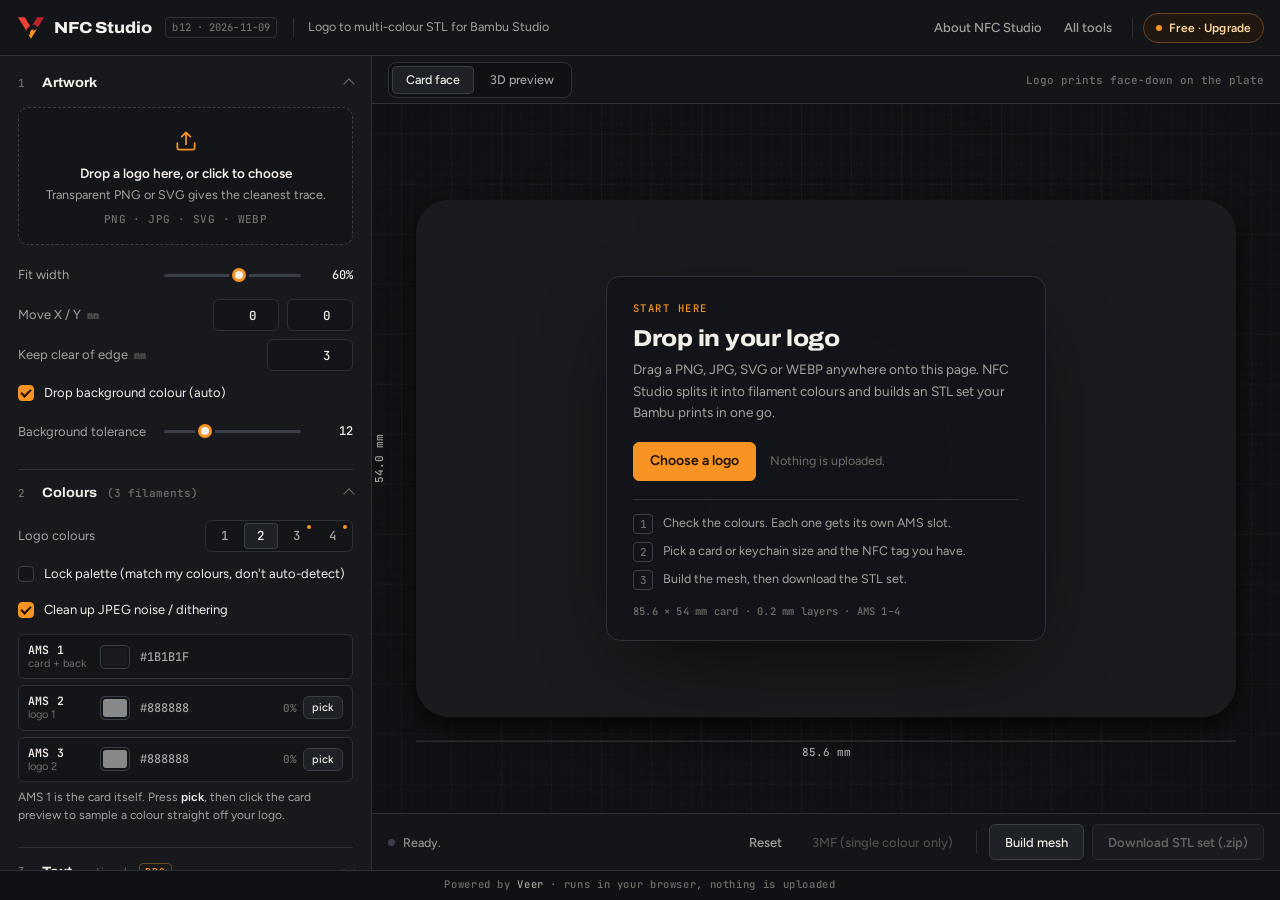
<file: nfc-studio/app.html>
<!doctype html>
<html lang="en">
<head>
<meta charset="utf-8">
<meta name="viewport" content="width=device-width,initial-scale=1">
<title>NFC Studio · Veer Tools</title>
<meta name="description" content="Drop in a logo. Get a multi-colour STL set for an NFC business card or keychain, ready for Bambu Studio and the AMS. Runs in your browser.">
<meta name="theme-color" content="#0f1114">
<link rel="preconnect" href="https://fonts.googleapis.com">
<link rel="preconnect" href="https://fonts.gstatic.com" crossorigin>
<link href="https://fonts.googleapis.com/css2?family=Archivo:wdth,wght@62..125,600..900&family=Figtree:wght@400;500;600;700&family=JetBrains+Mono:wght@400;500;600&display=swap" rel="stylesheet">
<style>
/* Tokens copied from /assets/site.css (the app stays single-file and works offline). */
:root{
  --bg:#0f1114; --bg-2:#131519; --panel:#17191d; --panel-2:#1e2126; --line:#2c3037; --line-2:#3a3f47;
  --tx:#f2efe9; --tx-2:#a5a39e; --tx-3:#6f6e6a;
  --red:#ef4037; --red-2:#bd222f; --orange:#f69322; --orange-hi:#ffa53d; --cream:#ffd9a1;
  --ok:#41c777; --warn:#f3d089;
  --display:"Archivo","Helvetica Neue","Segoe UI",system-ui,sans-serif;
  --body:"Figtree","Segoe UI",system-ui,-apple-system,"Helvetica Neue",Arial,sans-serif;
  --mono:"JetBrains Mono",ui-monospace,"SF Mono",Menlo,Consolas,monospace;
  --r-sm:6px; --r:10px; --r-lg:14px;
  /* legacy aliases (kept so nothing that refers to them breaks) */
  --panel2:var(--panel-2); --tx2:var(--tx-2); --acc:var(--orange); --acc2:#a8541a; --bad:var(--red);
  color-scheme:dark;
}
*{box-sizing:border-box}
html,body{height:100%;margin:0}
body{background:var(--bg);color:var(--tx);font:13.5px/1.5 var(--body);-webkit-font-smoothing:antialiased;
  overflow:hidden;display:flex;flex-direction:column;height:100vh;height:100dvh}
:focus-visible{outline:2px solid var(--orange);outline-offset:2px}
::selection{background:#f6932244}
a{color:inherit}
.u{font:500 .78em var(--mono);color:var(--tx-3);letter-spacing:.02em;margin-left:3px}
@media (prefers-reduced-motion:reduce){*{transition:none!important;animation:none!important}}

/* ---------- header ---------- */
#brand{flex:none;display:flex;align-items:center;gap:14px;height:56px;padding:0 16px 0 18px;
  background:var(--bg-2);border-bottom:1px solid var(--line);min-width:0}
.mark{display:flex;align-items:center;gap:10px;text-decoration:none;min-width:0}
.mark svg{width:26px;height:22px;flex:none}
#brand h1{margin:0;font:800 16px/1 var(--display);font-stretch:112%;letter-spacing:-.01em;white-space:nowrap}
#build{font:500 10.5px/1 var(--mono);color:var(--tx-3);border:1px solid var(--line);border-radius:4px;
  padding:4px 6px;white-space:nowrap;letter-spacing:.01em}
.tagline{color:var(--tx-2);font-size:12.5px;white-space:nowrap;overflow:hidden;text-overflow:ellipsis;min-width:0;
  padding-left:14px;border-left:1px solid var(--line);margin-left:2px}
.appnav{margin-left:auto;display:flex;align-items:center;gap:2px;flex:none}
.appnav a{color:var(--tx-2);text-decoration:none;font-size:13px;font-weight:500;padding:7px 10px;border-radius:var(--r-sm);white-space:nowrap}
.appnav a:hover{color:var(--tx);background:var(--panel)}
.appnav .sep{width:1px;height:20px;background:var(--line);margin:0 8px}

/* plan chip */
.plan{flex:none;display:inline-flex;align-items:center;gap:7px;height:30px;padding:0 12px;border-radius:999px;
  font:600 12px/1 var(--body);letter-spacing:.01em;border:1px solid #6b4a1d;background:#1f1710;color:var(--cream);cursor:pointer}
.plan:hover{border-color:var(--orange);color:var(--tx);background:#2a1d0e}
.plan .pip{width:6px;height:6px;border-radius:50%;background:var(--orange)}
.plan.pro{border-color:#6b4a1d;color:#ffd7a3;background:#2a1d0e}
.plan.pro .pip{background:var(--ok)}

#app{display:flex;flex:1;min-height:0}

/* ---------- sidebar ---------- */
#side{width:372px;min-width:372px;background:var(--panel);border-right:1px solid var(--line);display:flex;flex-direction:column;min-height:0}
#ctrls{flex:1;overflow-y:auto;padding:4px 18px 28px;scrollbar-width:thin;scrollbar-color:var(--line-2) transparent}
#ctrls::-webkit-scrollbar{width:10px}
#ctrls::-webkit-scrollbar-thumb{background:var(--line-2);border-radius:5px;border:3px solid var(--panel)}

details.sec{border-bottom:1px solid var(--line)}
details.sec>summary{cursor:pointer;display:flex;align-items:center;gap:10px;padding:15px 0 14px;list-style:none;user-select:none;
  font:700 13.5px/1.2 var(--display);font-stretch:108%;letter-spacing:0;color:var(--tx)}
details.sec>summary::-webkit-details-marker{display:none}
details.sec>summary .n{font:500 11px/1 var(--mono);color:var(--tx-3);width:14px;flex:none}
details.sec>summary .opt{font:400 12px var(--body);color:var(--tx-3);font-stretch:100%}
details.sec>summary::after{content:"";margin-left:auto;width:7px;height:7px;flex:none;border-right:1.5px solid var(--tx-3);
  border-bottom:1.5px solid var(--tx-3);transform:translateY(-2px) rotate(45deg);transition:transform .15s}
details.sec[open]>summary::after{transform:translateY(1px) rotate(-135deg)}
details.sec>summary:hover::after{border-color:var(--orange)}
details.sec>summary:hover .n{color:var(--orange)}
details.sec>summary:focus-visible{outline-offset:-2px;border-radius:4px}
#colCount{font:500 11px/1 var(--mono);color:var(--tx-3)}
.body{padding:0 0 18px}

.row{display:flex;align-items:center;gap:8px;margin:0;min-height:40px}
.row label{flex:1;color:var(--tx-2);font-size:13px;min-width:0}
.row .hint{font-size:11px;color:var(--tx-3)}
input[type=number],input[type=text],select{
  height:32px;background:var(--bg-2);border:1px solid var(--line);color:var(--tx);border-radius:var(--r-sm);
  padding:0 9px;font:inherit;width:86px;transition:border-color .12s,background .12s}
input[type=number]{font:500 12.5px var(--mono);text-align:right;padding-right:6px;font-variant-numeric:tabular-nums}
input[type=text].wide{width:100%;margin:0 0 8px!important}
input[type=number]:hover,input[type=text]:hover,select:hover{border-color:var(--line-2)}
input[type=number]:focus,input[type=text]:focus,select:focus{outline:none;border-color:var(--orange);background:var(--bg)}
input:disabled,select:disabled{opacity:.42;cursor:not-allowed}
input::placeholder{color:var(--tx-3)}
select{width:auto;min-width:110px;max-width:220px;appearance:none;-webkit-appearance:none;padding-right:28px;cursor:pointer;
  background-image:url("data:image/svg+xml,%3Csvg xmlns='http://www.w3.org/2000/svg' width='10' height='6'%3E%3Cpath d='M1 1l4 4 4-4' fill='none' stroke='%23a5a39e' stroke-width='1.5'/%3E%3C/svg%3E");
  background-repeat:no-repeat;background-position:right 10px center;text-overflow:ellipsis}
select option,select optgroup{background:var(--panel-2);color:var(--tx)}

/* range */
input[type=range]{flex:1;min-width:0;-webkit-appearance:none;appearance:none;background:transparent;height:22px;margin:0;cursor:pointer}
input[type=range]::-webkit-slider-runnable-track{height:3px;border-radius:2px;background:var(--line-2)}
input[type=range]::-moz-range-track{height:3px;border-radius:2px;background:var(--line-2)}
input[type=range]::-moz-range-progress{height:3px;border-radius:2px;background:var(--orange)}
input[type=range]::-webkit-slider-thumb{-webkit-appearance:none;width:14px;height:14px;border-radius:50%;margin-top:-5.5px;
  background:var(--tx);border:3px solid var(--orange);box-shadow:0 0 0 3px var(--panel)}
input[type=range]::-moz-range-thumb{width:8px;height:8px;border-radius:50%;background:var(--tx);border:3px solid var(--orange);box-shadow:0 0 0 3px var(--panel)}
input[type=range]:focus{outline:none}
input[type=range]:focus-visible::-webkit-slider-thumb{box-shadow:0 0 0 3px var(--panel),0 0 0 5px #f6932266}
.val{min-width:44px;text-align:right;color:var(--tx);font:500 12px var(--mono);font-variant-numeric:tabular-nums}

/* checkbox */
.chk{display:flex;align-items:flex-start;gap:10px;margin:0;padding:9px 0;color:var(--tx);cursor:pointer;font-size:13px;line-height:1.4}
.chk span{padding-top:0}
.chk input,input[type=checkbox]{-webkit-appearance:none;appearance:none;flex:none;width:16px;height:16px;margin:1px 0 0;border-radius:4px;
  border:1.5px solid var(--line-2);background:var(--bg-2);cursor:pointer;display:grid;place-content:center;transition:background .12s,border-color .12s}
input[type=checkbox]:hover{border-color:var(--tx-3)}
input[type=checkbox]:checked{background:var(--orange);border-color:var(--orange)}
input[type=checkbox]:checked::after{content:"";width:8px;height:4px;border-left:2px solid #1a0f02;border-bottom:2px solid #1a0f02;transform:translateY(-1px) rotate(-45deg)}
input[type=checkbox]:focus-visible{outline:2px solid var(--orange);outline-offset:2px}

/* segmented control (drives the real <select>, which stays in the DOM) */
.seg{display:inline-flex;background:var(--bg-2);border:1px solid var(--line);border-radius:var(--r-sm);padding:2px;gap:2px}
.seg button{all:unset;box-sizing:border-box;min-width:34px;height:26px;padding:0 8px;border-radius:4px;cursor:pointer;
  font:500 12.5px/26px var(--mono);color:var(--tx-2);text-align:center;position:relative}
.seg button:hover{color:var(--tx);background:var(--panel-2)}
.seg button[aria-pressed="true"]{background:var(--panel-2);color:var(--tx);box-shadow:inset 0 0 0 1px var(--line-2)}
.seg button:focus-visible{outline:2px solid var(--orange);outline-offset:1px}
.seg button .p{position:absolute;top:2px;right:3px;width:4px;height:4px;border-radius:50%;background:var(--orange)}
.sr{position:absolute!important;width:1px!important;height:1px!important;min-width:0!important;padding:0!important;margin:-1px!important;
  overflow:hidden;clip:rect(0 0 0 0);white-space:nowrap;border:0!important}

/* buttons */
button{background:var(--panel-2);border:1px solid var(--line-2);color:var(--tx);border-radius:var(--r-sm);
  padding:7px 12px;font:500 13px/1.2 var(--body);cursor:pointer;transition:background .12s,border-color .12s,color .12s}
button:hover{border-color:var(--orange)}
button:disabled{opacity:.4;cursor:not-allowed}
button:disabled:hover{border-color:var(--line-2)}
button.primary{background:var(--orange);border-color:var(--orange);color:#1a0f02;font-weight:600}
button.primary:hover{background:var(--orange-hi);border-color:var(--orange-hi);color:#1a0f02}

.note{font-size:12px;color:var(--tx-2);margin:6px 0 4px;line-height:1.55}
.note b{color:var(--tx);font-weight:600}
.warnbox{background:#211a0f;border:1px solid #4d3a17;border-left:3px solid var(--warn);color:#efdcb4;border-radius:var(--r-sm);
  padding:9px 11px;font-size:12px;line-height:1.55;margin:10px 0}
.warnbox b{color:var(--warn);font-weight:600}
.sub{margin-top:14px;padding-top:12px;border-top:1px dashed var(--line)}

/* drop zone */
#drop{display:flex;flex-direction:column;align-items:center;gap:3px;border:1.5px dashed var(--line-2);border-radius:var(--r);
  padding:20px 14px 18px;text-align:center;color:var(--tx-2);cursor:pointer;transition:border-color .15s,background .15s,color .15s;margin:2px 0 10px;
  background:var(--bg-2);font-size:12.5px;overflow-wrap:anywhere}
#drop:hover,#drop.over{border-color:var(--orange);color:var(--tx);background:#1f1710}
#drop b{color:var(--tx);font-weight:600;font-size:13.5px}
#drop br{display:none}
#drop .ic{width:26px;height:26px;color:var(--orange);margin-bottom:6px}
#drop .fmt{font:500 11px var(--mono);color:var(--tx-3);letter-spacing:.04em;margin-top:4px}

/* colour swatches (built by JS) */
.swatch{display:flex;align-items:center;gap:10px;background:var(--bg-2);border:1px solid var(--line);
  border-radius:var(--r-sm);padding:7px 9px;margin:6px 0}
.swatch .slot{font-size:11px;color:var(--tx-3);width:62px;line-height:1.3;flex:none}
.swatch .slot b{display:block;color:var(--tx);font:600 11.5px var(--mono);letter-spacing:.02em}
.swatch .name{flex:1;font:500 12px var(--mono);color:var(--tx-2);overflow:hidden;text-overflow:ellipsis;white-space:nowrap}
.swatch .pct{font:500 11px var(--mono);color:var(--tx-3);font-variant-numeric:tabular-nums;min-width:30px;text-align:right}
input[type=color]{-webkit-appearance:none;appearance:none;width:30px;height:24px;padding:0;border:1px solid var(--line-2);
  border-radius:5px;background:none;cursor:pointer;flex:none}
input[type=color]::-webkit-color-swatch-wrapper{padding:2px}
input[type=color]::-webkit-color-swatch{border:none;border-radius:3px}
input[type=color]::-moz-color-swatch{border:none;border-radius:3px}
.pickbtn{padding:4px 8px;font:500 11px/1.2 var(--body)}
.pickbtn.on{background:var(--orange);color:#1a0f02;border-color:var(--orange)}

/* ---------- main ---------- */
#main{flex:1;display:flex;flex-direction:column;min-width:0;min-height:0}
#tabs{flex:none;display:flex;align-items:center;gap:12px;height:48px;padding:0 16px;border-bottom:1px solid var(--line);background:var(--bg-2)}
.tabset{display:inline-flex;background:var(--bg);border:1px solid var(--line);border-radius:8px;padding:3px;gap:2px}
.tab{all:unset;box-sizing:border-box;padding:0 14px;height:28px;line-height:28px;border-radius:5px;cursor:pointer;
  color:var(--tx-2);font:500 12.5px/28px var(--body);white-space:nowrap}
.tab:hover{color:var(--tx)}
.tab.on{background:var(--panel-2);color:var(--tx);box-shadow:inset 0 0 0 1px var(--line-2)}
.tab:focus-visible{outline:2px solid var(--orange);outline-offset:1px}
.tabhint{margin-left:auto;font:500 11px var(--mono);color:var(--tx-3);white-space:nowrap;overflow:hidden;text-overflow:ellipsis}

/* the build plate: millimetre grid */
#stage{flex:1;position:relative;overflow:hidden;min-height:0;background-color:var(--bg);
  background-image:
    radial-gradient(ellipse 70% 60% at 50% 45%,transparent 0%,#0f111499 100%),
    linear-gradient(#ffffff0a 1px,transparent 1px),linear-gradient(90deg,#ffffff0a 1px,transparent 1px),
    linear-gradient(#ffffff05 1px,transparent 1px),linear-gradient(90deg,#ffffff05 1px,transparent 1px);
  background-size:100% 100%,50px 50px,50px 50px,10px 10px,10px 10px;background-position:center}
#face2d,#gl{position:absolute;inset:0;width:100%;height:100%}
#face2d{display:block}
#gl{display:none}
#overlay{position:absolute;left:14px;bottom:12px;font:500 11px/1.4 var(--mono);color:var(--tx-2);letter-spacing:.01em;
  background:#0f1114d9;border:1px solid var(--line);border-radius:var(--r-sm);padding:6px 10px;
  pointer-events:none;max-width:calc(100% - 28px)}
body:not(.has-art) #overlay{display:none}

/* empty state */
#empty{position:absolute;inset:0;display:grid;place-items:center;padding:24px;pointer-events:none}
body.has-art #empty{display:none}
.empty-in{pointer-events:auto;width:min(440px,100%);background:#131519f2;border:1px solid var(--line);border-radius:var(--r-lg);
  padding:26px 26px 22px;box-shadow:0 30px 80px -30px #000c}
.eyebrow{font:500 10.5px/1 var(--mono);letter-spacing:.14em;text-transform:uppercase;color:var(--orange)}
.empty-in h2{margin:12px 0 8px;font:800 23px/1.1 var(--display);font-stretch:112%;letter-spacing:-.02em}
.empty-in p{margin:0;color:var(--tx-2);font-size:13.5px;line-height:1.6}
.empty-act{display:flex;align-items:center;gap:14px;margin:18px 0 18px;flex-wrap:wrap}
.empty-act button{padding:10px 16px;font-size:14px}
.empty-act span{font-size:12.5px;color:var(--tx-3)}
.steps{list-style:none;margin:0;padding:14px 0 0;border-top:1px solid var(--line);display:grid;gap:8px;counter-reset:s}
.steps li{display:flex;gap:10px;font-size:12.5px;color:var(--tx-2);counter-increment:s}
.steps li::before{content:counter(s);font:500 11px/18px var(--mono);color:var(--tx-3);width:18px;height:18px;flex:none;text-align:center;
  border:1px solid var(--line-2);border-radius:4px}
.empty-spec{margin-top:14px;font:500 10.5px var(--mono);color:var(--tx-3);letter-spacing:.02em}

/* status bar */
#bar{flex:none;border-top:1px solid var(--line);background:var(--bg-2);padding:10px 16px;
  display:flex;gap:8px;align-items:center;flex-wrap:wrap}
#stat{flex:1;font-size:12.5px;color:var(--tx-2);min-width:200px;display:flex;align-items:center;gap:8px;line-height:1.4}
#stat::before{content:"";width:7px;height:7px;border-radius:50%;background:var(--line-2);flex:none}
#stat.err{color:#ff8a7a} #stat.err::before{background:var(--red)}
#stat.ok{color:var(--tx)} #stat.ok::before{background:var(--ok)}
#bar button{height:36px;padding:0 15px;font-size:13px}
#bar .quiet{background:transparent;border-color:transparent;color:var(--tx-2);padding:0 10px}
#bar .quiet:hover:not(:disabled){color:var(--tx);border-color:var(--line-2)}
#bar .vr{width:1px;height:22px;background:var(--line);margin:0 4px}
/* one clear primary action: Build until there's a mesh, then Download */
body.has-art #bar:has(#btnStl:disabled) #btnBuild{background:var(--orange);border-color:var(--orange);color:#1a0f02;font-weight:600}
body.has-art #bar:has(#btnStl:disabled) #btnBuild:hover{background:var(--orange-hi);border-color:var(--orange-hi)}
#btnStl:disabled{background:var(--panel-2);border-color:var(--line-2);color:var(--tx-2);opacity:.55}
.kbd{background:var(--panel-2);border:1px solid var(--line-2);border-radius:4px;padding:1px 5px;font:500 11px var(--mono);color:var(--tx);white-space:nowrap}

/* part list */
#partlist{flex:none;padding:12px 16px 12px;background:var(--panel);border-top:1px solid var(--line);
  display:none;max-height:min(300px,38vh);overflow:auto}
#partlist .warnbox,#partlist .freenote{margin:0 0 10px}
#partlist table{width:100%;border-collapse:collapse;font-size:12.5px}
#partlist th{text-align:left;color:var(--tx-3);font:500 10.5px var(--mono);letter-spacing:.1em;text-transform:uppercase;padding:6px 8px;
  position:sticky;top:-12px;background:var(--panel);border-bottom:1px solid var(--line)}
#partlist td{padding:7px 8px;border-top:1px solid var(--line);color:var(--tx-2);white-space:nowrap}
#partlist tbody tr:first-child td{border-top:none}
#partlist td:nth-child(n+3){font:500 12px var(--mono)}
#partlist td:last-child,#partlist th:last-child{text-align:right}
#partlist td.n{color:var(--tx);font:500 12px var(--mono)}
.dot{display:inline-block;width:11px;height:11px;border-radius:3px;border:1px solid #ffffff22;vertical-align:-1px;margin-right:4px}
/* the pause banner: the one instruction that can ruin a print if missed */
.warnbox.pause{background:#1f1710;border-color:#6b4a1d;border-left-color:var(--orange);color:var(--tx-2);font-size:12.5px;padding:11px 13px}
.warnbox.pause b{color:var(--tx)}
.warnbox.pause b:first-child{display:block;color:var(--orange);font:700 13px var(--display);font-stretch:108%;margin-bottom:3px}

/* ---------- Pro / licensing ---------- */
.protag{display:inline-block;font:700 9.5px/1 var(--mono);letter-spacing:.1em;text-transform:uppercase;
  color:var(--orange);border:1px solid #6b4a1d;border-radius:4px;padding:3px 5px;margin-left:2px;font-stretch:100%}
.protag[hidden]{display:none}
.freenote{background:#1c1712;border:1px solid #4a3418;color:#e9c99a;border-radius:var(--r-sm);padding:9px 11px;font-size:12px;margin:10px 0;line-height:1.55}
.freenote button{padding:4px 10px;font-size:12px;margin-left:6px;background:transparent;border-color:#6b4a1d;color:var(--cream)}
.freenote button:hover{border-color:var(--orange);color:var(--tx)}

dialog#pro{width:min(660px,calc(100vw - 32px));max-height:calc(100vh - 32px);overflow:auto;padding:0;border:1px solid var(--line);
  border-radius:var(--r-lg);background:var(--panel);color:var(--tx);box-shadow:0 40px 100px -20px #000d}
dialog#pro::backdrop{background:#0a0b0dcc;backdrop-filter:blur(4px)}
.pro-in{padding:28px 28px 24px;display:flex;flex-direction:column;gap:20px}
.pro-head{display:flex;align-items:flex-start;gap:12px}
.pro-head h2{margin:8px 0 0;font:800 24px/1.1 var(--display);font-stretch:112%;letter-spacing:-.02em}
.pro-head p{margin:6px 0 0;color:var(--tx-2);font-size:13.5px;line-height:1.5}
.pro-x{margin-left:auto;flex:none;width:32px;height:32px;padding:0;border-radius:8px;font-size:18px;line-height:1;background:transparent;border-color:var(--line)}
.pro-uses{background:#1f1710;border:1px solid #4a3418;border-left:3px solid var(--orange);border-radius:var(--r-sm);padding:11px 13px;font-size:13px;color:#e9c99a;line-height:1.55}
.pro-uses b{color:#ffd7a3}
.pro-uses .sw{display:flex;gap:8px;margin-top:10px;flex-wrap:wrap}
.pro-uses .sw button{background:transparent;border-color:#6b4a1d;color:var(--cream)}
.tiers{display:grid;grid-template-columns:repeat(3,minmax(0,1fr));gap:10px}
@media (max-width:620px){.tiers{grid-template-columns:minmax(0,1fr)}}
.tier{border:1px solid var(--line);border-radius:var(--r);padding:16px 16px 14px;display:flex;flex-direction:column;gap:10px;background:var(--bg-2);min-width:0}
.tier.hi{border-color:var(--orange);background:linear-gradient(180deg,#2a1d0e 0%,var(--bg-2) 70%)}
.tier .nm{font:600 10.5px/1 var(--mono);letter-spacing:.14em;text-transform:uppercase;color:var(--tx-2)}
.tier.hi .nm{color:var(--orange)}
.tier .pr{font:800 28px/1 var(--display);font-stretch:112%;letter-spacing:-.03em;font-variant-numeric:tabular-nums}
.tier .pr small{font:400 11.5px var(--body);color:var(--tx-2);letter-spacing:0;margin-left:2px}
.tier ul{margin:0;padding:0;list-style:none;display:flex;flex-direction:column;gap:6px;font-size:12.5px;color:var(--tx-2);flex:1}
.tier li{padding-left:15px;position:relative;line-height:1.4}
.tier li:before{content:"";position:absolute;left:1px;top:6px;width:6px;height:6px;border-radius:2px;background:var(--line-2)}
.tier.hi li:before,.tier.co li:before{background:var(--orange)}
.tier .buy{width:100%;justify-content:center;text-align:center;text-decoration:none;display:block;font-weight:600;margin-top:4px}
a.buy{background:var(--panel-2);border:1px solid var(--line-2);color:var(--tx);border-radius:var(--r-sm);padding:9px 11px;font-size:13px}
a.buy:hover{border-color:var(--orange)}
.tier.hi a.buy{background:var(--orange);border-color:var(--orange);color:#1a0f02}
.tier.hi a.buy:hover{background:var(--orange-hi)}
.buy.off{opacity:.45;pointer-events:none}
.keyrow{border-top:1px solid var(--line);padding-top:18px;display:flex;flex-direction:column;gap:8px}
.keyrow label{font-size:13px;color:var(--tx-2)}
.keyrow .in{display:flex;gap:8px}
.keyrow input{flex:1;width:auto;min-width:0;height:38px;font:500 12.5px var(--mono);padding:0 11px;letter-spacing:.02em}
.keyrow button{flex:none;padding:0 18px;height:38px}
#proMsg{font-size:12.5px;min-height:1.2em;color:var(--tx-2)}
#proMsg:empty{display:none}
#proMsg.err{color:#ff8a7a} #proMsg.ok{color:var(--ok)}
.owned{display:flex;flex-direction:column;gap:10px}
.owned dl{display:grid;grid-template-columns:120px minmax(0,1fr);gap:8px 12px;margin:0;font-size:13px}
.owned dt{color:var(--tx-2)} .owned dd{margin:0;font-variant-numeric:tabular-nums;overflow-wrap:anywhere}
#ownKey{font-family:var(--mono);font-size:12.5px}
.manage{display:flex;gap:8px;flex-wrap:wrap}
.manage[hidden]{display:none}
dialog#pro [hidden]{display:none!important}
.pro-foot{font-size:12px;color:var(--tx-3);line-height:1.5}

.powered{background:var(--bg);flex:none;padding:7px 16px 8px;border-top:1px solid var(--line);
  font:500 10.5px/1.3 var(--mono);letter-spacing:.06em;color:var(--tx-3);text-align:center}
.powered a{color:var(--tx-2);text-decoration:none}
.powered a:hover{color:var(--tx)}

/* ---------- narrow screens: sidebar above the stage, page scrolls ---------- */
@media (max-width:1100px){ .tagline{display:none} }
@media (max-width:900px){
  html,body{height:auto}
  body{overflow:auto;height:auto;min-height:100vh}
  #brand{position:sticky;top:0;z-index:10;padding:0 12px 0 16px;gap:10px}
  .appnav a{padding:7px 7px}
  .appnav .sep{margin:0 4px}
  #app{flex-direction:column;flex:none}
  #side{width:auto;min-width:0;border-right:none;border-bottom:1px solid var(--line)}
  #ctrls{overflow:visible;padding:0 16px 8px}
  select{max-width:58vw}
  #main{flex:none}
  #stage{flex:none;height:min(72vh,560px);min-height:340px}
  #tabs{padding:0 16px}
  #partlist{max-height:none;overflow-x:auto}
  #partlist td,#partlist th{padding-left:5px;padding-right:5px}
  #bar{position:sticky;bottom:0;z-index:5;padding:10px 16px calc(10px + env(safe-area-inset-bottom,0px))}
  #stat{flex-basis:100%;min-width:0}
  #bar .vr{display:none}
  #bar button{flex:1 1 auto}
  #bar .quiet{flex:0 0 auto}
  .empty-in{padding:22px 20px 18px}
  .empty-in h2{font-size:20px}
}
@media (max-width:480px){
  #build{display:none}
  #brand h1{font-size:15px}
  .tabhint{display:none}
  #brand{flex-wrap:wrap;height:auto;padding:9px 12px 4px 14px;row-gap:2px;column-gap:8px}
  #brand::after{content:"";order:2;flex-basis:100%;height:0}
  .appnav{display:contents}
  .appnav .sep{display:none}
  .plan{order:1;margin-left:auto;height:28px;padding:0 10px}
  .appnav a{order:3;font-size:12.5px;padding:6px 8px}
  .appnav a.about{margin-left:28px;padding-left:0}
  #partlist th:nth-child(2),#partlist td:nth-child(2){display:none}
  .pro-in{padding:22px 18px 18px}
}
</style>
</head>
<body>
<header id="brand">
  <a class="mark" href="./" title="About NFC Studio">
    <svg viewBox="0 0 79.9 66.6" aria-hidden="true">
      <g transform="translate(-100.447,-44.954)">
      <path transform="matrix(1,0,0,-1,125.672,87.0075)" d="M0 0-25.225 42.053H-4.347L12.208 14.454C6.144 11.892 1.523 6.522 0 0" fill="#ef4037"/>
      <path transform="matrix(1,0,0,-1,145.9093,70.930309)" d="M0 0H1.884V3.96L10.637-1.095 16.258-4.341 34.443 25.976H13.564L-2.078-.103C-1.395-.035-.701 0 0 0" fill="#bd222f"/>
      <path transform="matrix(1,0,0,-1,156.546,82.131008)" d="M0 0-8.753-5.054V-1.033H-10.637C-12.896-1.033-15.034-1.928-16.658-3.551-18.283-5.177-19.178-7.314-19.178-9.574V-16.618H-23.83L-16.146-29.428 2.305 1.331Z" fill="#f69322"/>
      </g>
    </svg>
    <h1>NFC Studio</h1>
  </a>
  <span id="build"></span>
  <span class="tagline">Logo to multi-colour STL for Bambu Studio</span>
  <nav class="appnav" aria-label="Veer Tools">
    <a class="about" href="./">About NFC Studio</a>
    <a href="../">All tools</a>
    <span class="sep" aria-hidden="true"></span>
    <button type="button" class="plan" id="planChip" title="Plan and license"><span class="pip"></span><span id="planTxt">Free · Upgrade</span></button>
  </nav>
</header>
<div id="app">

<!-- ============ SIDEBAR ============ -->
<div id="side">
  <div id="ctrls">

    <details class="sec" open><summary><span class="n">1</span>Artwork</summary><div class="body">
      <div id="drop" role="button" tabindex="0" aria-label="Choose a logo file">
        <svg class="ic" viewBox="0 0 24 24" fill="none" stroke="currentColor" stroke-width="1.6" stroke-linecap="round" stroke-linejoin="round" aria-hidden="true"><path d="M12 15V4m0 0L8 8m4-4 4 4"/><path d="M4 14v4a2 2 0 0 0 2 2h12a2 2 0 0 0 2-2v-4"/></svg>
        <b>Drop a logo here, or click to choose</b>
        <span>Transparent PNG or SVG gives the cleanest trace.</span>
        <span class="fmt">PNG · JPG · SVG · WEBP</span>
      </div>
      <input type="file" id="file" accept="image/*" hidden>
      <div class="row"><label for="artScale">Fit width</label>
        <input type="range" id="artScale" min="10" max="100" value="60"><span class="val" id="artScaleV">60%</span></div>
      <div class="row"><label for="artX">Move X / Y <span class="u">mm</span></label>
        <input type="number" id="artX" value="0" step="0.5" style="width:66px" aria-label="Move X (mm)">
        <input type="number" id="artY" value="0" step="0.5" style="width:66px" aria-label="Move Y (mm)"></div>
      <div class="row"><label for="margin">Keep clear of edge <span class="u">mm</span></label>
        <input type="number" id="margin" value="3" step="0.5" min="0"></div>
      <label class="chk"><input type="checkbox" id="rmBg" checked><span>Drop background colour (auto)</span></label>
      <div class="row"><label for="bgTol">Background tolerance</label>
        <input type="range" id="bgTol" min="1" max="40" value="12"><span class="val" id="bgTolV">12</span></div>
    </div></details>

    <details class="sec" open><summary><span class="n">2</span>Colours <span id="colCount"></span></summary><div class="body">
      <div class="row"><label id="kLbl">Logo colours</label>
        <div class="seg" id="kSeg" role="group" aria-labelledby="kLbl"></div>
        <select id="k" class="sr" tabindex="-1" aria-hidden="true"><option value="1">1</option><option value="2" selected>2</option><option value="3">3</option><option value="4">4</option></select></div>
      <label class="chk"><input type="checkbox" id="lockPal"><span>Lock palette (match my colours, don't auto-detect)</span></label>
      <label class="chk"><input type="checkbox" id="despeckle" checked><span>Clean up JPEG noise / dithering</span></label>
      <div id="swatches"></div>
      <div class="note">AMS 1 is the card itself. Press <b>pick</b>, then click the card preview to sample a colour straight off your logo.</div>
      <div id="colWarn"></div>
      <div id="colPro"></div>
    </div></details>

    <details class="sec"><summary><span class="n">3</span>Text <span class="opt">optional</span><span class="protag" id="txTag">Pro</span></summary><div class="body">
      <label class="chk"><input type="checkbox" id="txOn"><span>Add company info</span></label>
      <input type="text" class="wide" id="tx1" placeholder="Line 1 — e.g. Camden Shapeworks" aria-label="Text line 1">
      <input type="text" class="wide" id="tx2" placeholder="Line 2 — e.g. 3D Printing &amp; Design" aria-label="Text line 2">
      <input type="text" class="wide" id="tx3" placeholder="Line 3 — e.g. 555-0142" aria-label="Text line 3">
      <div class="row"><label for="txFont">Font</label>
        <select id="txFont">
          <option value="Arial Black">Arial Black (best for print)</option>
          <option value="Impact">Impact</option>
          <option value="Arial" selected>Arial</option>
          <option value="Georgia">Georgia</option>
          <option value="Courier New">Courier New</option>
          <option value="Verdana">Verdana</option>
        </select></div>
      <div class="row"><label for="txSize">Cap height <span class="u">mm</span></label>
        <input type="number" id="txSize" value="3.5" step="0.25" min="1.5"></div>
      <div class="row"><label for="txLead">Line spacing</label>
        <input type="range" id="txLead" min="100" max="220" value="145"><span class="val" id="txLeadV">1.45</span></div>
      <div class="row"><label for="txAlign">Align</label>
        <select id="txAlign"><option value="center" selected>Centre</option><option value="left">Left</option><option value="right">Right</option></select></div>
      <div class="row"><label for="txX">Position X / Y <span class="u">mm</span></label>
        <input type="number" id="txX" value="0" step="0.5" style="width:66px" aria-label="Text position X (mm)">
        <input type="number" id="txY" value="-18" step="0.5" style="width:66px" aria-label="Text position Y (mm)"></div>
      <div class="row"><label for="txSlot">Print in colour slot</label>
        <select id="txSlot"></select></div>
      <div class="row"><label for="txBold">Bold weight</label>
        <input type="range" id="txBold" min="0" max="60" value="0"><span class="val" id="txBoldV">0.00</span></div>
      <div class="note">Cap height under 2.5&nbsp;mm gets mushy on a 0.4&nbsp;mm nozzle. 3.5&nbsp;mm is a safe minimum for phone-readable text.</div>
    </div></details>

    <details class="sec" open><summary><span class="n">4</span>Card</summary><div class="body">
      <div class="row"><label for="preset">Preset</label>
        <select id="preset">
          <optgroup label="Cards">
          <option value="cr80">Credit card — 85.6 × 54</option>
          <option value="us">US business card — 88.9 × 50.8</option>
          <option value="eu">EU business card — 85 × 55</option>
          </optgroup>
          <optgroup label="Keychains">
          <option value="kcRect">Keychain — 45 × 28</option>
          <option value="kcPill">Pill keychain — 50 × 25</option>
          <option value="kcDisc">Round keychain — 35 mm</option>
          <option value="kcSq">Square keytag — 38 × 38</option>
          </optgroup>
          <option value="custom">Custom…</option>
        </select></div>
      <div class="row"><label for="shape">Shape</label>
        <select id="shape">
          <option value="rect" selected>Rounded rectangle</option>
          <option value="pill">Pill / stadium</option>
          <option value="circle">Circle / disc</option>
        </select></div>
      <div class="row"><label for="cw">Width × Height <span class="u">mm</span></label>
        <input type="number" id="cw" value="85.6" step="0.1" style="width:66px" aria-label="Width (mm)">
        <input type="number" id="ch" value="54" step="0.1" style="width:66px" aria-label="Height (mm)"></div>
      <div class="row"><label for="ct">Thickness <span class="u">mm</span></label>
        <input type="number" id="ct" value="2" step="0.1" min="0.8"></div>
      <div class="row"><label for="cr">Corner radius <span class="u">mm</span></label>
        <input type="number" id="cr" value="3.5" step="0.5" min="0"></div>
      <div class="row"><label for="ah">Colour layer depth <span class="u">mm</span></label>
        <input type="number" id="ah" value="0.6" step="0.2" min="0.2"></div>
      <div class="row"><label for="layerH">Layer height <span class="u">mm</span></label>
        <input type="number" id="layerH" value="0.2" step="0.04" min="0.04"></div>
      <div class="row"><label for="layer1">First layer height <span class="u">mm</span></label>
        <input type="number" id="layer1" value="0.2" step="0.04" min="0.04"></div>
      <div class="note">Match these to your slicer profile exactly. The tag cavity's floor and
        ceiling are snapped onto real layer boundaries — if they land mid-layer the slicer has to
        print a layer that's half solid and half bridging over the void, which shows up as ridges
        on the back of the card.</div>
      <div class="note">Colour depth should be a multiple of your layer height. 0.6&nbsp;mm = 3 layers at 0.2&nbsp;mm — enough to fully hide the colour underneath.</div>

      <div class="sub">
      <label class="chk"><input type="checkbox" id="hangOn"><span>Keyring hole</span></label>
      <div class="row"><label for="hangD">Hole diameter <span class="u">mm</span></label>
        <input type="number" id="hangD" value="4" step="0.5" min="1.5"></div>
      <div class="row"><label for="hangPos">Position</label>
        <select id="hangPos">
          <option value="tl">Top left</option>
          <option value="tr" selected>Top right</option>
          <option value="bl">Bottom left</option>
          <option value="br">Bottom right</option>
          <option value="tc">Top centre</option>
          <option value="lc">Left centre</option>
          <option value="custom">Custom…</option>
        </select></div>
      <div class="row"><label for="hangX">Hole X / Y <span class="u">mm</span></label>
        <input type="number" id="hangX" value="0" step="0.5" style="width:66px" aria-label="Hole X (mm)">
        <input type="number" id="hangY" value="0" step="0.5" style="width:66px" aria-label="Hole Y (mm)"></div>
      <div class="note">The hole goes right through. Artwork and the tag cavity are both held clear of
        it automatically. 4&nbsp;mm suits a split ring; 5&nbsp;mm if you want a lanyard clip.</div>
      </div>
    </div></details>

    <details class="sec" open><summary><span class="n">5</span>NFC pocket</summary><div class="body">
      <label class="chk"><input type="checkbox" id="pkOn" checked><span>Recess a tag pocket in the back</span></label>
      <div class="row"><label for="pkPreset">Tag</label>
        <select id="pkPreset">
          <option value="25">NTAG215 round sticker — 25 mm</option>
          <option value="30">NTAG215 round sticker — 30 mm</option>
          <option value="22">NTAG213 round sticker — 22 mm</option>
          <option value="rect45">Rectangular wet inlay — 45 × 25</option>
          <option value="custom">Custom…</option>
        </select></div>
      <div class="row"><label for="pkShape">Shape</label>
        <select id="pkShape"><option value="circle" selected>Circle</option><option value="rect">Rectangle</option></select></div>
      <div class="row"><label id="pkDimL" for="pkW">Diameter (mm)</label>
        <input type="number" id="pkW" value="25" step="0.5" style="width:66px" aria-label="Tag width or diameter (mm)">
        <input type="number" id="pkH" value="25" step="0.5" style="width:66px" disabled aria-label="Tag height (mm)"></div>
      <div class="row"><label for="pkGap">Clearance <span class="u">mm</span></label>
        <input type="number" id="pkGap" value="0.6" step="0.1" min="0"></div>
      <div class="row"><label for="pkD">Tag thickness <span class="u">mm</span></label>
        <input type="number" id="pkD" value="0.5" step="0.1" min="0.2"></div>
      <label class="chk"><input type="checkbox" id="pkSeal" checked><span>Seal the tag inside the card</span></label>
      <div class="row"><label for="pkLid">Cover thickness <span class="u">mm</span></label>
        <input type="number" id="pkLid" value="0.6" step="0.2" min="0.4"></div>
      <div class="note">Sealed cards need a <b>pause</b> mid-print to drop the tag in — the tool tells
        you the exact height and layer. Set <b>Tag thickness</b> to your tag's real thickness: if the
        cavity is deeper than the tag, the cover has to bridge over air instead of printing straight
        onto the tag. A paper-thin NTAG215 sticker is ~0.3–0.4&nbsp;mm; a foam-backed disc ~0.8&nbsp;mm.</div>
      <div class="row"><label for="pkX">Offset X / Y <span class="u">mm</span></label>
        <input type="number" id="pkX" value="0" step="0.5" style="width:66px" aria-label="Pocket offset X (mm)">
        <input type="number" id="pkY" value="0" step="0.5" style="width:66px" aria-label="Pocket offset Y (mm)"></div>
      <div id="pkWarn"></div>
    </div></details>

    <details class="sec"><summary><span class="n">6</span>Trace quality</summary><div class="body">
      <div class="row"><label for="res">Resolution</label>
        <select id="res">
          <option value="8">Draft — 8 px/mm (fast)</option>
          <option value="12" selected>Normal — 12 px/mm</option>
          <option value="18">Fine — 18 px/mm</option>
          <option value="26">Ultra — 26 px/mm (slow)</option>
        </select></div>
      <div class="row"><label for="smooth">Edge smoothing</label>
        <input type="range" id="smooth" min="0" max="4" value="1"><span class="val" id="smoothV">1</span></div>
      <div class="row"><label for="simp">Simplify <span class="u">mm</span></label>
        <input type="range" id="simp" min="0" max="30" value="6"><span class="val" id="simpV">0.06</span></div>
      <div class="row"><label for="minA">Drop specks under <span class="u">mm²</span></label>
        <input type="number" id="minA" value="0.15" step="0.05" min="0"></div>
      <div class="note">Higher resolution + low simplify keeps fine detail but makes bigger files. If the slicer complains about the mesh, raise simplify slightly.</div>
    </div></details>

    <details class="sec"><summary><span class="n">7</span>Print notes</summary><div class="body">
      <div class="note" style="line-height:1.65">
        <b>Orientation:</b> the model is already built face-down — the logo sits on
        the build plate as the first layers, and the NFC pocket opens upward. Don't rotate it.<br><br>
        <b>Plate:</b> a smooth PEI or textured plate becomes the card's front finish.
        Textured hides layer lines best.<br><br>
        <b>Settings:</b> 0.2&nbsp;mm layers, 100% infill (the card is thin — solid is
        faster than sparse + top layers), 0 elephant-foot if you can.<br><br>
        <b>Colours:</b> in Bambu Studio, right-click the object &rarr;
        <span class="kbd">Change filament</span> per part, or click each part in the object list and set its
        filament. Colour changes only happen in the first few layers, so purge waste stays small.<br><br>
        <b>Tag:</b> drop the NFC sticker into the pocket after printing and cover
        with a printed lid, vinyl sticker, or a smear of glue. Keep the card away from metal surfaces —
        metal detunes the antenna and kills the read.
      </div>
    </div></details>

  </div>
</div>

<!-- ============ MAIN ============ -->
<div id="main">
  <div id="tabs">
    <div class="tabset" role="tablist" aria-label="Preview">
      <button type="button" class="tab on" data-v="2d" role="tab">Card face</button>
      <button type="button" class="tab" data-v="3d" role="tab">3D preview</button>
    </div>
    <span class="tabhint">Logo prints face-down on the plate</span>
  </div>
  <div id="stage">
    <canvas id="face2d"></canvas>
    <canvas id="gl"></canvas>
    <div id="empty">
      <div class="empty-in">
        <div class="eyebrow">Start here</div>
        <h2>Drop in your logo</h2>
        <p>Drag a PNG, JPG, SVG or WEBP anywhere onto this page. NFC Studio splits it into filament colours and builds an STL set your Bambu prints in one go.</p>
        <div class="empty-act">
          <button type="button" class="primary" id="emptyPick">Choose a logo</button>
          <span>Nothing is uploaded.</span>
        </div>
        <ol class="steps">
          <li>Check the colours. Each one gets its own AMS slot.</li>
          <li>Pick a card or keychain size and the NFC tag you have.</li>
          <li>Build the mesh, then download the STL set.</li>
        </ol>
        <div class="empty-spec">85.6 × 54 mm card · 0.2 mm layers · AMS 1–4</div>
      </div>
    </div>
    <div id="overlay">Drop a logo in the panel on the left to begin.</div>
  </div>
  <div id="partlist"></div>
  <div id="bar">
    <div id="stat">Ready.</div>
    <button id="btnReset" class="quiet">Reset</button>
    <button id="btn3mf" class="quiet" disabled title="Bambu Studio discards part and filament data from any 3MF it didn't write itself — it will import as one solid colour. Use the STL set.">3MF (single colour only)</button>
    <span class="vr" aria-hidden="true"></span>
    <button id="btnBuild">Build mesh</button>
    <button id="btnStl" class="primary" disabled>Download STL set (.zip)</button>
  </div>
</div>
</div>
<dialog id="pro" aria-labelledby="proTitle">
  <div class="pro-in">
    <div class="pro-head">
      <div>
        <div class="eyebrow">Upgrade</div>
        <h2 id="proTitle">NFC Studio Pro</h2>
        <p id="proSub">Full-colour cards, company text, and clean files with no Veer mark.</p>
      </div>
      <button type="button" class="pro-x" id="proClose" aria-label="Close">&times;</button>
    </div>
    <div class="pro-uses" id="proUses" hidden></div>

    <div id="proBuy">
      <div class="tiers">
        <div class="tier">
          <div class="nm">Free</div>
          <div class="pr">$0</div>
          <ul>
            <li>1–2 logo colours</li>
            <li>Every shape, keychain and tag option</li>
            <li>Sealed NFC pocket</li>
            <li>Small VEER mark debossed on the back</li>
            <li>Personal use</li>
          </ul>
        </div>
        <div class="tier hi">
          <div class="nm">Pro</div>
          <div class="pr"><span id="pricePro">$29</span> <small>one-time</small></div>
          <ul>
            <li>Up to 4 logo colours</li>
            <li>Company info text, any font</li>
            <li>No mark on the back</li>
            <li>All future NFC Studio updates</li>
          </ul>
          <a class="buy" id="buyPro" target="_blank" rel="noopener">Get Pro</a>
        </div>
        <div class="tier co">
          <div class="nm">Commercial</div>
          <div class="pr"><span id="priceCom">$79</span> <small>one-time</small></div>
          <ul>
            <li>Everything in Pro</li>
            <li>Sell the cards and keychains you print</li>
            <li>Make files for clients</li>
          </ul>
          <a class="buy" id="buyCom" target="_blank" rel="noopener">Get Commercial</a>
        </div>
      </div>
    </div>

    <div class="owned" id="proOwned" hidden>
      <dl>
        <dt>Plan</dt><dd id="ownTier"></dd>
        <dt>Licensed to</dt><dd id="ownEmail"></dd>
        <dt>Key</dt><dd id="ownKey"></dd>
        <dt>Checked</dt><dd id="ownChecked"></dd>
      </dl>
    </div>

    <div class="keyrow" id="proKeyRow">
      <label for="proKey">Already bought it? Paste the license key from your receipt email.</label>
      <div class="in">
        <input type="text" id="proKey" placeholder="XXXXXXXX-XXXX-XXXX-XXXX-XXXXXXXXXXXX" autocomplete="off" spellcheck="false">
        <button type="button" class="primary" id="proActivate">Unlock</button>
      </div>
    </div>
    <div id="proMsg" role="status"></div>
    <div class="pro-foot" id="proFoot">Unlocking needs an internet connection once. After that, NFC Studio works offline and checks in now and then while you're online.</div>
    <div id="proManage" class="manage" hidden>
      <button type="button" id="proRemove">Remove from this browser</button>
    </div>
  </div>
</dialog>
<div class="powered">Powered by <a href="https://veersolutions.com" rel="noopener">Veer</a> · runs in your browser, nothing is uploaded</div>

<script>
"use strict";
/* ═══════════════════════════════════════════════════════════════════════════
   NFC Card Studio — Camden Shapeworks
   Single-file, offline. Raster logo -> colour separation -> contour trace ->
   extruded watertight solids -> one STL per filament, shared origin.
   Coordinate system: X right, Y up, Z up. Z=0 is the CARD FACE (build plate).
   Art occupies z 0..h, card body h..T, NFC pocket recessed from z=T downward.
   ═══════════════════════════════════════════════════════════════════════════ */

/* Bump this on every change. It shows in the header, in the STL header bytes
   and in the 3MF metadata, so there's never any doubt which build produced a
   file — browsers cache file:// pages aggressively. */
const BUILD = "b12 · 2026-11-09";

const $ = id => document.getElementById(id);
const clamp = (v,a,b) => v<a?a:v>b?b:v;

/* ───────────────────────── Pro licensing ─────────────────────────
   Free: 1–2 logo colours, no company text, small VEER mark debossed into the
   back. Pro / Commercial lift all three. Anyone can DESIGN with Pro features —
   the gate is only at download, so people see exactly what they'd be buying.

   A license key is checked by /api/license (api/license.js), which returns a
   token signed with Veer's private key. We verify it here with the public key
   below, so the unlock survives offline and can't be faked by editing storage.
   Fill in the checkout links once the store products exist. */
const PRO = {
  product: "nfc-studio",
  // Where the license API lives. Same-origin when hosted; a file:// copy of
  // the page needs the full origin of the hosted tools site.
  apiOrigin: "",
  buyPro: "",            // e.g. https://veer.lemonsqueezy.com/buy/…
  buyCommercial: "",
  pricePro: "$29", priceCommercial: "$79",
  publicKey: /*LICENSE_PUBLIC_KEY*/{"kty":"EC","crv":"P-256","x":"sr_eBjg_v3h7zakhjM-WbGFKfXWqc7yEwZdXDJq0RnU","y":"J-9R79HF6EG_ElknZ05epfUiGk_PQ3MZqaq5yDulaYU"}/*/LICENSE_PUBLIC_KEY*/,
  storeKey: "veerLicense:nfc-studio",
  refreshAfterDays: 3
};
const LIC = { tier:"free", email:"", exp:0, iat:0, key:"", instance:"" };
const isPro = () => LIC.tier==="pro" || LIC.tier==="commercial";

const b64urlBytes = s => {
  s = s.replace(/-/g,"+").replace(/_/g,"/"); while(s.length%4) s+="=";
  const bin = atob(s), u = new Uint8Array(bin.length);
  for(let i=0;i<bin.length;i++) u[i]=bin.charCodeAt(i);
  return u;
};
async function verifyToken(token){
  if(!PRO.publicKey || !token || !(window.crypto && crypto.subtle)) return null;
  const [body, sig] = String(token).split(".");
  if(!body || !sig) return null;
  try{
    const key = await crypto.subtle.importKey("jwk", PRO.publicKey, {name:"ECDSA", namedCurve:"P-256"}, false, ["verify"]);
    const ok = await crypto.subtle.verify({name:"ECDSA", hash:"SHA-256"}, key, b64urlBytes(sig), new TextEncoder().encode(body));
    if(!ok) return null;
    const pl = JSON.parse(new TextDecoder().decode(b64urlBytes(body)));
    if(pl.p!==PRO.product && pl.p!=="veer-pro") return null;
    if(!(pl.exp*1000 > Date.now())) return null;
    return pl;
  }catch(e){ return null; }
}
/* A Veer Pro bundle key is stored once under a shared key, so every Veer
   tool on this site picks it up without spending another activation. */
const BUNDLE_KEY="veerLicense:veer-pro";
function licStored(){ try{ return JSON.parse(localStorage.getItem(PRO.storeKey)||localStorage.getItem(BUNDLE_KEY)||"null"); }catch(e){ return null; } }
function licStore(o){ try{
  if(o){ localStorage.setItem(PRO.storeKey, JSON.stringify(o)); if(o.bundle) localStorage.setItem(BUNDLE_KEY, JSON.stringify(o)); }
  else { const cur=licStored(); localStorage.removeItem(PRO.storeKey);
    if(cur&&cur.bundle) Object.keys(localStorage).forEach(k=>{ if(k.startsWith("veerLicense:")) localStorage.removeItem(k); }); }
}catch(e){} }
function licApply(pl, stored){
  LIC.tier = pl ? (pl.t==="commercial"?"commercial":"pro") : "free";
  LIC.email = pl ? (pl.e||"") : ""; LIC.exp = pl ? pl.exp : 0; LIC.iat = pl ? pl.iat : 0;
  LIC.key = stored ? stored.key : ""; LIC.instance = stored ? stored.instance : "";
  proUI();
}
async function licCall(action, key, instance){
  if(location.protocol==="file:" && !PRO.apiOrigin)
    return {ok:false, error:"Unlocking works on the hosted version of NFC Studio. Open it from the Veer Tools site, unlock once, and you're set."};
  try{
    const r = await fetch(PRO.apiOrigin+"/api/license", {
      method:"POST", headers:{"Content-Type":"application/json"},
      body: JSON.stringify({action, product:PRO.product, key, instance})
    });
    const j = await r.json().catch(()=>({}));
    return j && typeof j==="object" ? j : {ok:false, error:"Unexpected reply from the license server."};
  }catch(e){
    return {ok:false, offline:true, error:"Couldn't reach the license server. Check your connection and try again."};
  }
}
async function licActivate(key){
  const r = await licCall("activate", key, "");
  if(!r.ok) return r;
  const pl = await verifyToken(r.token);
  if(!pl) return {ok:false, error:"The license server's reply couldn't be verified. Reload the page and try again."};
  const stored = {key, instance:r.instance||"", token:r.token, checked:Date.now()}; stored.bundle = pl.p==="veer-pro";
  licStore(stored); licApply(pl, stored);
  return {ok:true};
}
async function licInit(){
  const stored = licStored();
  if(!stored){ licApply(null); return; }
  const pl = await verifyToken(stored.token);
  licApply(pl, pl ? stored : null);
  const stale = !pl || (Date.now() - (stored.checked||0)) > PRO.refreshAfterDays*86400e3;
  if(stale && navigator.onLine!==false){
    const r = await licCall("refresh", stored.key, stored.instance);
    if(r.ok){
      const np = await verifyToken(r.token);
      if(np){ const ns={...stored, token:r.token, instance:r.instance||stored.instance, checked:Date.now()}; licStore(ns); licApply(np, ns); }
    }else if(!r.offline){
      // the store says no (refunded, revoked, subscription ended): drop Pro now
      licStore(null); licApply(null);
      setStatus(r.error||"Your Pro license is no longer active.","err");
    }
  }
  if(pl || isPro()) refresh();
}

/* what in the current design needs Pro */
function proNeeds(st){
  const n=[];
  if(st.k>2) n.push(`${st.k} logo colours`);
  if(st.txOn && st.txLines.length) n.push("company info text");
  return n;
}

/* ── the upgrade / license dialog ── */
function proUI(){
  const pro=isPro();
  $("planChip").classList.toggle("pro", pro);
  $("planTxt").textContent = LIC.tier==="commercial" ? "Commercial" : pro ? "Pro" : "Free · Upgrade";
  $("txTag").hidden = pro;
  // logo-colour options: flag the Pro ones on the free plan
  [...$("k").options].forEach(o=>{ const n=+o.value||+o.textContent; o.textContent = (!pro && n>2) ? `${n}  (Pro)` : `${n}`; o.value=n; });
  $("proBuy").hidden = pro;
  $("proOwned").hidden = !pro;
  $("proManage").hidden = !pro;
  $("proKeyRow").hidden = pro;
  $("proFoot").hidden = pro;
  $("proTitle").textContent = pro ? (LIC.tier==="commercial" ? "NFC Studio Commercial" : "NFC Studio Pro") : "NFC Studio Pro";
  $("proSub").textContent = pro ? "Thanks for supporting Veer. Every Pro feature is unlocked in this browser."
                                : "Full-colour cards, company text, and clean files with no Veer mark.";
  if(pro){
    $("ownTier").textContent = LIC.tier==="commercial" ? "Commercial (you may sell what you print)" : "Pro (personal use)";
    $("ownEmail").textContent = LIC.email || "—";
    $("ownKey").textContent = LIC.key ? LIC.key.slice(0,4)+"••••••••"+LIC.key.slice(-4) : "—";
    const st=licStored();
    $("ownChecked").textContent = st && st.checked ? new Date(st.checked).toLocaleDateString(undefined,{year:"numeric",month:"short",day:"numeric"}) : "—";
  }
  const setBuy=(el,url,price,priceEl)=>{ $(priceEl).textContent=price;
    if(url){ el.href=url; el.classList.remove("off"); el.removeAttribute("aria-disabled"); }
    else { el.removeAttribute("href"); el.classList.add("off"); el.setAttribute("aria-disabled","true"); el.title="Checkout opens soon"; } };
  setBuy($("buyPro"), PRO.buyPro, PRO.pricePro, "pricePro");
  setBuy($("buyCom"), PRO.buyCommercial, PRO.priceCommercial, "priceCom");
  syncKSeg();
}
/* segmented buttons for "Logo colours" — they drive the real #k <select> */
function syncKSeg(){
  const k=$("k"), seg=$("kSeg"); if(!seg) return;
  if(!seg.children.length) [...k.options].forEach((o,i)=>{
    const b=document.createElement("button"); b.type="button";
    b.onclick=()=>{ const v=k.options[i].value;
      if(k.value!==v){ k.value=v; k.dispatchEvent(new Event("change",{bubbles:true})); } };
    seg.appendChild(b);
  });
  [...seg.children].forEach((b,i)=>{
    const o=k.options[i], n=o.value, pro=/Pro/.test(o.textContent);
    b.innerHTML = n + (pro ? '<span class="p" aria-hidden="true"></span>' : "");
    b.title = pro ? `${n} colours (Pro)` : `${n} colour${n>1?"s":""}`;
    b.setAttribute("aria-label", b.title);
    b.setAttribute("aria-pressed", String(k.value===n));
  });
}
function proMsg(t,cls){ const m=$("proMsg"); m.textContent=t||""; m.className=cls||""; }
function openPro(needs){
  const u=$("proUses");
  if(needs && needs.length && !isPro()){
    u.hidden=false;
    u.innerHTML = `This design uses <b>${needs.join("</b> and <b>")}</b>, which are part of Pro. `+
      `Unlock Pro to download it as it is, or switch it to free settings.`+
      `<div class="sw"><button type="button" id="proToFree">Switch to free settings</button></div>`;
    $("proToFree").onclick=()=>{ toFreeSettings(); $("pro").close(); };
  }else u.hidden=true;
  proMsg("");
  if(!$("pro").open) $("pro").showModal();
  if(!isPro()) setTimeout(()=>$("proKey").focus(), 30);
}
function toFreeSettings(){
  if(+$("k").value>2) $("k").value="2";
  $("txOn").checked=false;
  refresh();
  setStatus("Switched to free settings. Build the mesh again, then download.","ok");
  S.parts=[]; $("btnStl").disabled=true; $("btn3mf").disabled=true;
}

/* ───────────────────────── state ───────────────────────── */
const S = {
  img:null, imgName:"logo",
  palette:[],          // [{hex,count}] detected logo colours (slots 2..n)
  cardColor:"#1b1b1f", // slot 1
  labelPx:null,        // Uint8Array in canvas pixel space: 0=none, 1..K=logo colour i
  gw:0, gh:0, ox:0, oy:0, res:12,
  parts:[], picking:-1
};

/* ───────────────────────── geometry helpers ───────────────────────── */

function roundRectLoop(w,h,r,seg){
  // CCW, centred on origin
  const hw=w/2, hh=h/2;
  r = clamp(r, 0, Math.min(hw,hh)-0.001);
  if(r<=0.001) return [{x:-hw,y:-hh},{x:hw,y:-hh},{x:hw,y:hh},{x:-hw,y:hh}];
  const pts=[], n=Math.max(4, seg||Math.ceil(r*6));
  const corners=[[ hw-r,-hh+r,-Math.PI/2],[ hw-r, hh-r,0],[-hw+r, hh-r,Math.PI/2],[-hw+r,-hh+r,Math.PI]];
  for(const [cx,cy,a0] of corners)
    for(let i=0;i<=n;i++){ const a=a0+(Math.PI/2)*(i/n); pts.push({x:cx+r*Math.cos(a), y:cy+r*Math.sin(a)}); }
  return dedupeLoop(pts);
}
function circleLoop(cx,cy,r,seg){
  const n=Math.max(24, seg||Math.ceil(r*8)), pts=[];
  for(let i=0;i<n;i++){ const a=2*Math.PI*i/n; pts.push({x:cx+r*Math.cos(a), y:cy+r*Math.sin(a)}); }
  return pts; // CCW
}
function rectLoop(cx,cy,w,h,r){
  const L=roundRectLoop(w,h,r||0);
  return L.map(p=>({x:p.x+cx, y:p.y+cy}));
}
function dedupeLoop(p){
  const out=[];
  for(const q of p){ const l=out[out.length-1]; if(!l || Math.hypot(l.x-q.x,l.y-q.y)>1e-6) out.push(q); }
  if(out.length>1){ const a=out[0], b=out[out.length-1]; if(Math.hypot(a.x-b.x,a.y-b.y)<1e-6) out.pop(); }
  return out;
}
function loopArea(L){ let s=0; for(let i=0;i<L.length;i++){ const p=L[i], q=L[(i+1)%L.length]; s+=p.x*q.y-q.x*p.y; } return s/2; }
const revLoop = L => L.slice().reverse();

/* Triangle sink -------------------------------------------------------- */
function tri(t,ax,ay,az,bx,by,bz,cx,cy,cz){ t.push(ax,ay,az,bx,by,bz,cx,cy,cz); }

/* ── Ear-clipping triangulator with hole support ──────────────────────────
   Algorithm after Mapbox's earcut (ISC licence), reimplemented here so this
   file stays dependency-free. Crucially, the cap triangles use only the
   polygon's OWN vertices, so every cap boundary edge matches a wall edge
   exactly — no T-junctions, and the solids come out watertight. */
function ecNode(i,x,y){ return {i,x,y,prev:null,next:null,z:0,prevZ:null,nextZ:null,steiner:false}; }
function ecIns(i,x,y,last){
  const p=ecNode(i,x,y);
  if(!last){ p.prev=p; p.next=p; }
  else { p.next=last.next; p.prev=last; last.next.prev=p; last.next=p; }
  return p;
}
function ecRem(p){
  p.next.prev=p.prev; p.prev.next=p.next;
  if(p.prevZ) p.prevZ.nextZ=p.nextZ;
  if(p.nextZ) p.nextZ.prevZ=p.prevZ;
}
function ecArea(p,q,r){ return (q.y-p.y)*(r.x-q.x)-(q.x-p.x)*(r.y-q.y); }
function ecEq(a,b){ return a.x===b.x && a.y===b.y; }
function ecSignedArea(d,s,e){ let sum=0; for(let i=s,j=e-2;i<e;i+=2){ sum+=(d[j]-d[i])*(d[i+1]+d[j+1]); j=i; } return sum; }
function ecList(d,s,e,cw){
  let last=null;
  if(cw === (ecSignedArea(d,s,e)>0)){ for(let i=s;i<e;i+=2) last=ecIns(i,d[i],d[i+1],last); }
  else { for(let i=e-2;i>=s;i-=2) last=ecIns(i,d[i],d[i+1],last); }
  if(last && ecEq(last,last.next)){ ecRem(last); last=last.next; }
  return last;
}
function ecFilter(start,end){
  if(!start) return start;
  if(!end) end=start;
  let p=start, again;
  do{
    again=false;
    if(!p.steiner && (ecEq(p,p.next) || ecArea(p.prev,p,p.next)===0)){
      ecRem(p); p=end=p.prev;
      if(p===p.next) break;
      again=true;
    } else p=p.next;
  } while(again || p!==end);
  return end;
}
function ecInTri(ax,ay,bx,by,cx,cy,px,py){
  return (cx-px)*(ay-py)>=(ax-px)*(cy-py) &&
         (ax-px)*(by-py)>=(bx-px)*(ay-py) &&
         (bx-px)*(cy-py)>=(cx-px)*(by-py);
}
function ecIsEar(ear){
  const a=ear.prev,b=ear,c=ear.next;
  if(ecArea(a,b,c)>=0) return false;
  const ax=a.x,ay=a.y,bx=b.x,by=b.y,cx=c.x,cy=c.y;
  const x0=Math.min(ax,bx,cx), y0=Math.min(ay,by,cy), x1=Math.max(ax,bx,cx), y1=Math.max(ay,by,cy);
  let p=c.next;
  while(p!==a){
    if(p.x>=x0&&p.x<=x1&&p.y>=y0&&p.y<=y1 &&
       ecInTri(ax,ay,bx,by,cx,cy,p.x,p.y) && ecArea(p.prev,p,p.next)>=0) return false;
    p=p.next;
  }
  return true;
}
function ecZ(x,y){
  x=(x|0)&0xFFFF; y=(y|0)&0xFFFF;
  x=(x|(x<<8))&0x00FF00FF; x=(x|(x<<4))&0x0F0F0F0F; x=(x|(x<<2))&0x33333333; x=(x|(x<<1))&0x55555555;
  y=(y|(y<<8))&0x00FF00FF; y=(y|(y<<4))&0x0F0F0F0F; y=(y|(y<<2))&0x33333333; y=(y|(y<<1))&0x55555555;
  return x|(y<<1);
}
function ecSortLinked(list){
  let numMerges, inSize=1, p,q,e,tail,pSize,qSize;
  do{
    p=list; list=null; tail=null; numMerges=0;
    while(p){
      numMerges++; q=p; pSize=0;
      for(let i=0;i<inSize;i++){ pSize++; q=q.nextZ; if(!q) break; }
      qSize=inSize;
      while(pSize>0 || (qSize>0 && q)){
        if(pSize!==0 && (qSize===0 || !q || p.z<=q.z)){ e=p; p=p.nextZ; pSize--; }
        else { e=q; q=q.nextZ; qSize--; }
        if(tail) tail.nextZ=e; else list=e;
        e.prevZ=tail; tail=e;
      }
      p=q;
    }
    tail.nextZ=null; inSize*=2;
  } while(numMerges>1);
  return list;
}
function ecIndexCurve(start,minX,minY,invSize){
  let p=start;
  do{
    if(p.z===0) p.z=ecZ((p.x-minX)*invSize,(p.y-minY)*invSize);
    p.prevZ=p.prev; p.nextZ=p.next; p=p.next;
  } while(p!==start);
  p.prevZ.nextZ=null; p.prevZ=null;
  ecSortLinked(p);
}
function ecIsEarHashed(ear,minX,minY,invSize){
  const a=ear.prev,b=ear,c=ear.next;
  if(ecArea(a,b,c)>=0) return false;
  const ax=a.x,ay=a.y,bx=b.x,by=b.y,cx=c.x,cy=c.y;
  const x0=Math.min(ax,bx,cx), y0=Math.min(ay,by,cy), x1=Math.max(ax,bx,cx), y1=Math.max(ay,by,cy);
  const minZ=ecZ((x0-minX)*invSize,(y0-minY)*invSize), maxZ=ecZ((x1-minX)*invSize,(y1-minY)*invSize);
  let p=ear.prevZ, n=ear.nextZ;
  while(p && p.z>=minZ && n && n.z<=maxZ){
    if(p.x>=x0&&p.x<=x1&&p.y>=y0&&p.y<=y1&&p!==a&&p!==c&&
       ecInTri(ax,ay,bx,by,cx,cy,p.x,p.y)&&ecArea(p.prev,p,p.next)>=0) return false;
    p=p.prevZ;
    if(n.x>=x0&&n.x<=x1&&n.y>=y0&&n.y<=y1&&n!==a&&n!==c&&
       ecInTri(ax,ay,bx,by,cx,cy,n.x,n.y)&&ecArea(n.prev,n,n.next)>=0) return false;
    n=n.nextZ;
  }
  while(p && p.z>=minZ){
    if(p.x>=x0&&p.x<=x1&&p.y>=y0&&p.y<=y1&&p!==a&&p!==c&&
       ecInTri(ax,ay,bx,by,cx,cy,p.x,p.y)&&ecArea(p.prev,p,p.next)>=0) return false;
    p=p.prevZ;
  }
  while(n && n.z<=maxZ){
    if(n.x>=x0&&n.x<=x1&&n.y>=y0&&n.y<=y1&&n!==a&&n!==c&&
       ecInTri(ax,ay,bx,by,cx,cy,n.x,n.y)&&ecArea(n.prev,n,n.next)>=0) return false;
    n=n.nextZ;
  }
  return true;
}
const ecSign = n => n>0?1:n<0?-1:0;
function ecOnSeg(p,q,r){
  return q.x<=Math.max(p.x,r.x)&&q.x>=Math.min(p.x,r.x)&&q.y<=Math.max(p.y,r.y)&&q.y>=Math.min(p.y,r.y);
}
function ecIntersects(p1,q1,p2,q2){
  const o1=ecSign(ecArea(p1,q1,p2)), o2=ecSign(ecArea(p1,q1,q2));
  const o3=ecSign(ecArea(p2,q2,p1)), o4=ecSign(ecArea(p2,q2,q1));
  if(o1!==o2 && o3!==o4) return true;
  if(o1===0 && ecOnSeg(p1,p2,q1)) return true;
  if(o2===0 && ecOnSeg(p1,q2,q1)) return true;
  if(o3===0 && ecOnSeg(p2,p1,q2)) return true;
  if(o4===0 && ecOnSeg(p2,q1,q2)) return true;
  return false;
}
function ecIntersectsPoly(a,b){
  let p=a;
  do{
    if(p.i!==a.i && p.next.i!==a.i && p.i!==b.i && p.next.i!==b.i && ecIntersects(p,p.next,a,b)) return true;
    p=p.next;
  } while(p!==a);
  return false;
}
function ecLocallyInside(a,b){
  return ecArea(a.prev,a,a.next)<0
    ? ecArea(a,b,a.next)>=0 && ecArea(a,a.prev,b)>=0
    : ecArea(a,b,a.prev)<0 || ecArea(a,a.next,b)<0;
}
function ecMiddleInside(a,b){
  let p=a, inside=false;
  const px=(a.x+b.x)/2, py=(a.y+b.y)/2;
  do{
    if(((p.y>py)!==(p.next.y>py)) && p.next.y!==p.y &&
       (px < (p.next.x-p.x)*(py-p.y)/(p.next.y-p.y)+p.x)) inside=!inside;
    p=p.next;
  } while(p!==a);
  return inside;
}
function ecValidDiagonal(a,b){
  return a.next.i!==b.i && a.prev.i!==b.i && !ecIntersectsPoly(a,b) &&
    (ecLocallyInside(a,b) && ecLocallyInside(b,a) && ecMiddleInside(a,b) &&
     (ecArea(a.prev,a,b.prev)||ecArea(a,b.prev,b)) ||
     ecEq(a,b) && ecArea(a.prev,a,a.next)>0 && ecArea(b.prev,b,b.next)>0);
}
function ecSplitPoly(a,b){
  const a2=ecNode(a.i,a.x,a.y), b2=ecNode(b.i,b.x,b.y), an=a.next, bp=b.prev;
  a.next=b; b.prev=a;
  a2.next=an; an.prev=a2;
  b2.next=a2; a2.prev=b2;
  bp.next=b2; b2.prev=bp;
  return b2;
}
function ecCure(start,tris){
  let p=start;
  do{
    const a=p.prev, b=p.next.next;
    if(!ecEq(a,b) && ecIntersects(a,p,p.next,b) && ecLocallyInside(a,b) && ecLocallyInside(b,a)){
      tris.push(a.i/2, p.i/2, b.i/2);
      ecRem(p); ecRem(p.next);
      p=start=b;
    }
    p=p.next;
  } while(p!==start);
  return ecFilter(p);
}
function ecSplitEarcut(start,tris,minX,minY,invSize){
  let a=start;
  do{
    let b=a.next.next;
    while(b!==a.prev){
      if(a.i!==b.i && ecValidDiagonal(a,b)){
        let c=ecSplitPoly(a,b);
        a=ecFilter(a,a.next); c=ecFilter(c,c.next);
        ecLinked(a,tris,minX,minY,invSize,0);
        ecLinked(c,tris,minX,minY,invSize,0);
        return;
      }
      b=b.next;
    }
    a=a.next;
  } while(a!==start);
}
function ecGetLeftmost(start){
  let p=start, leftmost=start;
  do{
    if(p.x<leftmost.x || (p.x===leftmost.x && p.y<leftmost.y)) leftmost=p;
    p=p.next;
  } while(p!==start);
  return leftmost;
}
function ecSectorContains(m,p){ return ecArea(m.prev,m,p.prev)<0 && ecArea(p.next,m,m.next)<0; }
function ecFindBridge(hole,outerNode){
  let p=outerNode, qx=-Infinity, m=null;
  const hx=hole.x, hy=hole.y;
  do{
    if(hy<=p.y && hy>=p.next.y && p.next.y!==p.y){
      const x=p.x+(hy-p.y)/(p.next.y-p.y)*(p.next.x-p.x);
      if(x<=hx && x>qx){ qx=x; m = p.x<p.next.x ? p : p.next; if(x===hx) return m; }
    }
    p=p.next;
  } while(p!==outerNode);
  if(!m) return null;
  const stop=m, mx=m.x, my=m.y;
  let tanMin=Infinity;
  p=m;
  do{
    if(hx>=p.x && p.x>=mx && hx!==p.x &&
       ecInTri(hy<my?hx:qx, hy, mx, my, hy<my?qx:hx, hy, p.x, p.y)){
      const tan=Math.abs(hy-p.y)/(hx-p.x);
      if(ecLocallyInside(p,hole) &&
         (tan<tanMin || (tan===tanMin && (p.x>m.x || (p.x===m.x && ecSectorContains(m,p)))))){
        m=p; tanMin=tan;
      }
    }
    p=p.next;
  } while(p!==stop);
  return m;
}
function ecEliminateHoles(d,holeIdx,outerNode){
  const queue=[];
  for(let i=0,len=holeIdx.length;i<len;i++){
    const s=holeIdx[i]*2, e = i<len-1 ? holeIdx[i+1]*2 : d.length;
    const list=ecList(d,s,e,false);
    if(list===list.next) list.steiner=true;
    queue.push(ecGetLeftmost(list));
  }
  queue.sort((a,b)=>a.x-b.x);
  for(const q of queue){
    const bridge=ecFindBridge(q,outerNode);
    if(!bridge) continue;
    const br=ecSplitPoly(bridge,q);
    ecFilter(br,br.next);
    outerNode=ecFilter(bridge,bridge.next);
  }
  return outerNode;
}
function ecLinked(ear,tris,minX,minY,invSize,pass){
  if(!ear) return;
  if(!pass && invSize) ecIndexCurve(ear,minX,minY,invSize);
  let stop=ear, prev, next, guard=0;
  while(ear.prev!==ear.next){
    if(guard++ > 3e6) break;
    prev=ear.prev; next=ear.next;
    if(invSize ? ecIsEarHashed(ear,minX,minY,invSize) : ecIsEar(ear)){
      tris.push(prev.i/2, ear.i/2, next.i/2);
      ecRem(ear);
      ear=next.next; stop=next.next;
      continue;
    }
    ear=next;
    if(ear===stop){
      if(!pass) ecLinked(ecFilter(ear),tris,minX,minY,invSize,1);
      else if(pass===1){ ear=ecCure(ecFilter(ear),tris); ecLinked(ear,tris,minX,minY,invSize,2); }
      else if(pass===2) ecSplitEarcut(ear,tris,minX,minY,invSize);
      break;
    }
  }
}
function earcut(d, holeIdx){
  const hasHoles = holeIdx && holeIdx.length;
  const outerLen = hasHoles ? holeIdx[0]*2 : d.length;
  let outerNode = ecList(d,0,outerLen,true);
  const tris=[];
  if(!outerNode || outerNode.next===outerNode.prev) return tris;
  let minX,minY,maxX,maxY,invSize;
  if(hasHoles) outerNode = ecEliminateHoles(d,holeIdx,outerNode);
  if(d.length>160){
    minX=maxX=d[0]; minY=maxY=d[1];
    for(let i=2;i<outerLen;i+=2){
      const x=d[i], y=d[i+1];
      if(x<minX)minX=x; if(y<minY)minY=y; if(x>maxX)maxX=x; if(y>maxY)maxY=y;
    }
    invSize=Math.max(maxX-minX,maxY-minY);
    invSize = invSize!==0 ? 32767/invSize : 0;
  }
  ecLinked(outerNode,tris,minX,minY,invSize,0);
  return tris;
}

/* Caps. `loops` must be correctly oriented: CCW for solid boundaries, CW for
   holes. Holes are matched to the innermost outer loop that contains them, so
   nested art (a dot inside the counter of an "O") comes out right. */
function pointInLoop(px,py,L){
  let inside=false;
  for(let i=0,j=L.length-1;i<L.length;j=i++){
    if(((L[i].y>py)!==(L[j].y>py)) &&
       (px < (L[j].x-L[i].x)*(py-L[i].y)/(L[j].y-L[i].y)+L[i].x)) inside=!inside;
  }
  return inside;
}
function addCaps(out, loops, z, faceUp){
  const outers=[], holes=[];
  for(const L of loops){
    if(!L || L.length<3) continue;
    const a=loopArea(L);
    if(Math.abs(a)<1e-12) continue;
    (a>0 ? outers : holes).push({L, a:Math.abs(a)});
  }
  if(!outers.length) return;
  // assign each hole to the smallest outer that contains it
  for(const h of holes){
    let best=null;
    for(const o of outers)
      if(o.a>h.a && pointInLoop(h.L[0].x,h.L[0].y,o.L) && (!best || o.a<best.a)) best=o;
    if(best) (best.holes || (best.holes=[])).push(h.L);
  }
  for(const o of outers){
    const coords=[], holeIdx=[];
    for(const p of o.L) coords.push(p.x,p.y);
    if(o.holes) for(const H of o.holes){
      holeIdx.push(coords.length/2);
      for(const p of H) coords.push(p.x,p.y);
    }
    const idx = earcut(coords, holeIdx.length?holeIdx:null);
    for(let i=0;i<idx.length;i+=3){
      const a=idx[i]*2, b=idx[i+1]*2, c=idx[i+2]*2;
      const ax=coords[a],ay=coords[a+1], bx=coords[b],by=coords[b+1], cx=coords[c],cy=coords[c+1];
      // force winding to match the requested facing, whatever earcut handed back
      const cross=(bx-ax)*(cy-ay)-(by-ay)*(cx-ax);
      if((cross>=0)===faceUp) tri(out, ax,ay,z, bx,by,z, cx,cy,z);
      else                    tri(out, ax,ay,z, cx,cy,z, bx,by,z);
    }
  }
}

/* Walls: loops wound CCW for outer boundaries, CW for holes → normals face out */
function addWalls(out, loops, zb, zt){
  for(const L of loops){
    if(!L || L.length<3) continue;
    for(let i=0;i<L.length;i++){
      const p=L[i], q=L[(i+1)%L.length];
      if(Math.hypot(p.x-q.x,p.y-q.y)<1e-9) continue;
      tri(out, p.x,p.y,zb, q.x,q.y,zb, q.x,q.y,zt);
      tri(out, p.x,p.y,zb, q.x,q.y,zt, p.x,p.y,zt);
    }
  }
}
function extrude(out, loops, zb, zt){
  addCaps(out, loops, zb, false);
  addCaps(out, loops, zt, true);
  addWalls(out, loops, zb, zt);
}

/* ─────────────── marching squares: binary mask → closed loops ───────────────
   Segment orientation keeps material on the LEFT, so outer loops come out CCW
   and holes CW — exactly what addWalls() needs. */
const MS_CASES = [
  [],[[0,3]],[[1,0]],[[1,3]],[[2,1]],[[0,3],[2,1]],[[2,0]],[[2,3]],
  [[3,2]],[[0,2]],[[3,2],[1,0]],[[1,2]],[[3,1]],[[0,1]],[[3,0]],[]
];
function traceMask(mask, gw, gh, ox, oy, res){
  const STR = 2*gh+4;
  const next = new Map();
  const ekey=(gx,gy,e)=>{ // doubled-integer coords of edge midpoints
    switch(e){
      case 0: return (2*gx+1)*STR + (2*gy);
      case 1: return (2*gx+2)*STR + (2*gy+1);
      case 2: return (2*gx+1)*STR + (2*gy+2);
      default:return (2*gx  )*STR + (2*gy+1);
    }
  };
  for(let gy=0; gy<gh-1; gy++){
    const r0=gy*gw, r1=r0+gw;
    for(let gx=0; gx<gw-1; gx++){
      const idx = (mask[r0+gx]?1:0) | (mask[r0+gx+1]?2:0) | (mask[r1+gx+1]?4:0) | (mask[r1+gx]?8:0);
      const segs = MS_CASES[idx];
      for(let s=0;s<segs.length;s++) next.set(ekey(gx,gy,segs[s][0]), ekey(gx,gy,segs[s][1]));
    }
  }
  const loops=[];
  const toMM = k => { const dx=Math.floor(k/STR), dy=k-dx*STR; return {x:ox+(dx/2)/res, y:oy+(dy/2)/res}; };
  while(next.size){
    const start = next.keys().next().value;
    const L=[]; let k=start, guard=0;
    while(k!==undefined && guard++ < 4e6){
      const nk = next.get(k);
      if(nk===undefined) break;
      next.delete(k);
      L.push(toMM(k));
      k = nk;
      if(k===start) break;
    }
    if(L.length>=3) loops.push(L);
  }
  return loops;
}

/* loop clean-up: corner-preserving smoothing, then Douglas-Peucker */
function smoothLoop(L, passes){
  let P=L;
  for(let p=0;p<passes;p++){
    const n=P.length, Q=new Array(n);
    for(let i=0;i<n;i++){
      const a=P[(i-1+n)%n], b=P[i], c=P[(i+1)%n];
      Q[i]={x:0.25*a.x+0.5*b.x+0.25*c.x, y:0.25*a.y+0.5*b.y+0.25*c.y};
    }
    P=Q;
  }
  return P;
}
function dp(pts, i, j, tol, keep){
  if(j<=i+1) return;
  const a=pts[i], b=pts[j];
  const dx=b.x-a.x, dy=b.y-a.y, len=Math.hypot(dx,dy);
  let best=-1, bi=-1;
  for(let k=i+1;k<j;k++){
    const p=pts[k];
    const d = len<1e-12 ? Math.hypot(p.x-a.x,p.y-a.y)
                        : Math.abs(dy*(p.x-a.x)-dx*(p.y-a.y))/len;
    if(d>best){ best=d; bi=k; }
  }
  if(best>tol){ keep[bi]=1; dp(pts,i,bi,tol,keep); dp(pts,bi,j,tol,keep); }
}
function simplifyLoop(L, tol){
  if(tol<=0 || L.length<8) return L;
  const n=L.length;
  // split the closed loop at two far-apart anchors so DP behaves
  let far=0, fd=-1;
  for(let i=1;i<n;i++){ const d=Math.hypot(L[i].x-L[0].x, L[i].y-L[0].y); if(d>fd){fd=d;far=i;} }
  const keep=new Uint8Array(n); keep[0]=1; keep[far]=1;
  dp(L,0,far,tol,keep); dp(L,far,n-1,tol,keep); keep[n-1]=1;
  const out=[]; for(let i=0;i<n;i++) if(keep[i]) out.push(L[i]);
  return out.length>=3 ? out : L;
}
function maskToLoops(mask, gw, gh, ox, oy, res, smoothPasses, tol, minArea){
  let loops = traceMask(mask, gw, gh, ox, oy, res);
  const out=[];
  for(let L of loops){
    if(smoothPasses>0) L = smoothLoop(L, smoothPasses);
    L = simplifyLoop(L, tol);
    L = dedupeLoop(L);
    if(L.length<3) continue;
    if(Math.abs(loopArea(L)) < minArea) continue;
    out.push(L);
  }
  return out;
}

/* ───────────────────────── colour quantisation ───────────────────────── */
const hex2rgb = h => [parseInt(h.slice(1,3),16), parseInt(h.slice(3,5),16), parseInt(h.slice(5,7),16)];
const rgb2hex = (r,g,b) => "#"+[r,g,b].map(v=>clamp(Math.round(v),0,255).toString(16).padStart(2,"0")).join("");

function kmeans(samples, k, iters){
  // k-means++ seeding with a fixed-seed generator: the same logo and
  // settings must give the same palette in the same order every time, or
  // the AMS slots shown in the sidebar can differ from the ones exported
  let seed=0x9e3779b9;
  const rnd=()=>{ seed=(seed+0x6D2B79F5)|0; let t=seed; t=Math.imul(t^(t>>>15),t|1); t^=t+Math.imul(t^(t>>>7),t|61); return ((t^(t>>>14))>>>0)/4294967296; };
  const n = samples.length/3;
  if(n===0) return [];
  const C=[]; let s0=(rnd()*n)|0;
  C.push([samples[s0*3],samples[s0*3+1],samples[s0*3+2]]);
  const d2=new Float64Array(n);
  while(C.length<k){
    let tot=0;
    for(let i=0;i<n;i++){
      let best=Infinity;
      for(const c of C){
        const dr=samples[i*3]-c[0], dg=samples[i*3+1]-c[1], db=samples[i*3+2]-c[2];
        const d=dr*dr+dg*dg+db*db; if(d<best) best=d;
      }
      d2[i]=best; tot+=best;
    }
    if(tot<=0){ C.push(C[0].slice()); continue; }
    let r=rnd()*tot, pick=0;
    for(let i=0;i<n;i++){ r-=d2[i]; if(r<=0){ pick=i; break; } }
    C.push([samples[pick*3],samples[pick*3+1],samples[pick*3+2]]);
  }
  const sum=new Float64Array(k*3), cnt=new Float64Array(k);
  for(let it=0; it<iters; it++){
    sum.fill(0); cnt.fill(0);
    for(let i=0;i<n;i++){
      const r=samples[i*3],g=samples[i*3+1],b=samples[i*3+2];
      let bi=0,bd=Infinity;
      for(let c=0;c<k;c++){
        const dr=r-C[c][0], dg=g-C[c][1], db=b-C[c][2];
        const d=dr*dr+dg*dg+db*db; if(d<bd){bd=d;bi=c;}
      }
      sum[bi*3]+=r; sum[bi*3+1]+=g; sum[bi*3+2]+=b; cnt[bi]++;
    }
    for(let c=0;c<k;c++) if(cnt[c]>0) C[c]=[sum[c*3]/cnt[c], sum[c*3+1]/cnt[c], sum[c*3+2]/cnt[c]];
  }
  return C;
}

/* ───────────────────────── rasterise artwork ───────────────────────── */
function readSettings(){
  const g = id => parseFloat($(id).value)||0;
  const s = {
    W:g("cw"), H:g("ch"), T:g("ct"), R:g("cr"), h:g("ah"), shape:$("shape").value,
    hangOn:$("hangOn").checked, hangD:Math.max(1,g("hangD")), hangPos:$("hangPos").value,
    hangX:g("hangX"), hangY:g("hangY"),
    margin:g("margin"), artScale:g("artScale")/100, artX:g("artX"), artY:g("artY"),
    k:parseInt($("k").value,10), rmBg:$("rmBg").checked, bgTol:g("bgTol"),
    despeckle:$("despeckle").checked, lockPal:$("lockPal").checked,
    res:parseFloat($("res").value), smooth:parseInt($("smooth").value,10),
    simp:g("simp")/100, minA:g("minA"),
    pkOn:$("pkOn").checked, pkShape:$("pkShape").value, pkW:g("pkW"), pkH:g("pkH"),
    pkGap:g("pkGap"), pkD:g("pkD"), pkX:g("pkX"), pkY:g("pkY"),
    pkSeal:$("pkSeal").checked, pkLid:Math.max(0.2,g("pkLid")),
    layerH:Math.max(0.04,g("layerH")), layer1:Math.max(0.04,g("layer1")),
    txOn:$("txOn").checked, txLines:[$("tx1").value,$("tx2").value,$("tx3").value].filter(v=>v.trim()),
    txFont:$("txFont").value, txSize:g("txSize"), txLead:g("txLead")/100, txAlign:$("txAlign").value,
    txX:g("txX"), txY:g("txY"), txSlot:parseInt($("txSlot").value||"1",10), txBold:g("txBold")/100
  };
  s.h = Math.min(s.h, s.T-0.2);
  // never let art run right to the card edge — the traced art boundary would
  // touch the analytic card outline and make the face polygon degenerate
  s.margin = Math.max(0.25, s.margin);
  if(s.shape==="circle") s.H = s.W;                 // a disc: width is the diameter
  const hc = s.hangPos==="custom" ? {x:s.hangX, y:s.hangY} : hangCenter(s);
  s.hcx = hc.x; s.hcy = hc.y;
  return s;
}

/* Build the pixel-space label map + preview. Canvas pixel space is y-DOWN;
   grid/mask space is y-UP. Conversion happens in buildMasks(). */
const work = document.createElement("canvas");
const wctx = work.getContext("2d", {willReadFrequently:true});

function rasterise(st){
  const res = st.res;
  const gw = Math.ceil(st.W*res)+5, gh = Math.ceil(st.H*res)+5;
  const ox = -st.W/2 - 2/res, oy = -st.H/2 - 2/res;
  S.gw=gw; S.gh=gh; S.ox=ox; S.oy=oy; S.res=res;

  work.width=gw; work.height=gh;
  wctx.setTransform(1,0,0,1,0,0);
  wctx.clearRect(0,0,gw,gh);

  const mm2px = (x,y) => [ (x-ox)*res, (gh-1)-(y-oy)*res ];

  /* 1. draw the logo, fitted */
  if(S.img){
    const availW = Math.max(1, st.W - 2*st.margin), availH = Math.max(1, st.H - 2*st.margin);
    const iw=S.img.naturalWidth||S.img.width, ih=S.img.naturalHeight||S.img.height;
    const fit = Math.min(availW/iw, availH/ih) * st.artScale;
    const dw = iw*fit, dh = ih*fit;
    const [px,py] = mm2px(st.artX - dw/2, st.artY + dh/2);   // top-left in canvas space
    wctx.imageSmoothingEnabled = true;
    wctx.imageSmoothingQuality = "high";
    try{ wctx.drawImage(S.img, px, py, dw*res, dh*res); }catch(e){}
  }

  const id = wctx.getImageData(0,0,gw,gh);
  const d = id.data, N = gw*gh;

  /* 2. background rejection */
  const keep = new Uint8Array(N);
  let bgR=255,bgG=255,bgB=255, hasAlpha=false;
  for(let i=0;i<N;i++) if(d[i*4+3]<250){ hasAlpha=true; break; }
  if(st.rmBg && !hasAlpha){
    // most common colour among the four corners of the drawn art
    const cands=[[0,0],[gw-1,0],[0,gh-1],[gw-1,gh-1]].map(([x,y])=>{
      const o=(y*gw+x)*4; return [d[o],d[o+1],d[o+2]];
    });
    bgR=cands[0][0]; bgG=cands[0][1]; bgB=cands[0][2];
  }
  const tol2 = (st.bgTol*2.55)*(st.bgTol*2.55)*3;
  for(let i=0;i<N;i++){
    const a=d[i*4+3];
    if(a<128){ keep[i]=0; continue; }
    if(st.rmBg && !hasAlpha){
      const dr=d[i*4]-bgR, dg=d[i*4+1]-bgG, db=d[i*4+2]-bgB;
      if(dr*dr+dg*dg+db*db < tol2){ keep[i]=0; continue; }
    }
    keep[i]=1;
  }

  /* 3. palette */
  let centroids;
  if(st.lockPal && S.palette.length===st.k){
    centroids = S.palette.map(p=>hex2rgb(p.hex));
  }else{
    const samples=[]; let taken=0;
    const step = Math.max(1, Math.floor(N/20000));
    for(let i=0;i<N;i+=step){
      if(!keep[i]) continue;
      samples.push(d[i*4],d[i*4+1],d[i*4+2]); taken++;
    }
    centroids = taken>0 ? kmeans(new Float64Array(samples), st.k, 14) : [];
    while(centroids.length<st.k) centroids.push([128,128,128]);
  }

  /* 4. assign labels */
  const label = new Uint8Array(N);
  const counts = new Array(st.k).fill(0);
  for(let i=0;i<N;i++){
    if(!keep[i]) continue;
    const r=d[i*4], g=d[i*4+1], b=d[i*4+2];
    let bi=0,bd=Infinity;
    for(let c=0;c<centroids.length;c++){
      const dr=r-centroids[c][0], dg=g-centroids[c][1], db=b-centroids[c][2];
      const dd=dr*dr+dg*dg+db*db; if(dd<bd){bd=dd;bi=c;}
    }
    label[i]=bi+1; counts[bi]++;
  }

  /* 5. despeckle: 3x3 majority filter */
  if(st.despeckle){
    const src = label.slice();
    const hist = new Uint8Array(st.k+1);
    for(let y=1;y<gh-1;y++) for(let x=1;x<gw-1;x++){
      hist.fill(0);
      for(let dy=-1;dy<=1;dy++) for(let dx=-1;dx<=1;dx++) hist[src[(y+dy)*gw+(x+dx)]]++;
      let bi=0,bc=-1;
      for(let v=0;v<=st.k;v++) if(hist[v]>bc){bc=hist[v];bi=v;}
      if(bc>=6) label[y*gw+x]=bi;
    }
  }

  /* 6. text overlay, burned into its chosen slot */
  if(st.txOn && st.txLines.length && st.txSlot>=1){
    const t=document.createElement("canvas"); t.width=gw; t.height=gh;
    const tc=t.getContext("2d",{willReadFrequently:true});
    const fpx = st.txSize*res/0.716;                 // cap height → font px
    tc.font = `${fpx}px "${st.txFont}", sans-serif`;
    tc.textAlign = st.txAlign; tc.textBaseline="alphabetic";
    tc.fillStyle="#fff"; tc.strokeStyle="#fff";
    tc.lineJoin="round"; tc.lineWidth = st.txBold*res;
    const lead = st.txSize*st.txLead;
    const total = (st.txLines.length-1)*lead;
    st.txLines.forEach((ln,i)=>{
      const yMM = st.txY + total/2 - i*lead;
      const [px,py] = mm2px(st.txX, yMM);
      if(st.txBold>0) tc.strokeText(ln, px, py);
      tc.fillText(ln, px, py);
    });
    const td = tc.getImageData(0,0,gw,gh).data;
    for(let i=0;i<N;i++) if(td[i*4+3]>128) label[i]=st.txSlot;
  }

  /* 7. clip to the card (inset by the margin) and keep clear of the keyring hole */
  const holeR = st.hangOn ? st.hangD/2 + 1.0 : -1;
  for(let y=0;y<gh;y++) for(let x=0;x<gw;x++){
    const i=y*gw+x; if(!label[i]) continue;
    const mx = ox + x/res, my = oy + ((gh-1)-y)/res;
    if(!insideCard(mx,my,st,st.margin)){ label[i]=0; continue; }
    if(holeR>0 && Math.hypot(mx-st.hcx, my-st.hcy) < holeR) label[i]=0;
  }

  S.labelPx = label;
  S.centroids = centroids;
  S.pxCounts = counts;
  if(!st.lockPal){
    const tot = counts.reduce((a,b)=>a+b,0)||1;
    S.palette = centroids.map((c,i)=>({
      hex: rgb2hex(c[0],c[1],c[2]),
      pct: Math.round(100*counts[i]/tot)
    }));
  }else{
    const tot = counts.reduce((a,b)=>a+b,0)||1;
    S.palette.forEach((p,i)=> p.pct = Math.round(100*(counts[i]||0)/tot));
  }
}
/* Card / keychain outline. A pill is a rounded rect with the corner radius
   maxed out, and a disc is a pill with equal sides — so one generator and one
   inside-test cover all three shapes. */
function effR(st){ return st.shape==="rect" ? st.R : Math.min(st.W,st.H)/2; }
function cardOutline(st){
  const r=effR(st);
  return roundRectLoop(st.W, st.H, r, Math.max(10, Math.ceil(r*8)));
}
function insideCard(x,y,st,ins){
  ins = ins||0;
  return insideRoundRect(x, y, st.W/2-ins, st.H/2-ins, Math.max(0, effR(st)-ins));
}
/* Aim from the centre at the requested corner/edge, then binary-search the
   furthest point along that line where the whole hole still clears the
   outline. Works for any of the three shapes without special-casing. */
function hangCenter(st){
  const need = st.hangD/2 + 1.4;
  const d = {tl:[-1,1],tr:[1,1],bl:[-1,-1],br:[1,-1],tc:[0,1],lc:[-1,0]}[st.hangPos] || [1,1];
  const tx = d[0]*st.W/2, ty = d[1]*st.H/2;
  const fits = (x,y)=>{
    for(let k=0;k<24;k++){ const a=2*Math.PI*k/24;
      if(!insideCard(x+need*Math.cos(a), y+need*Math.sin(a), st)) return false; }
    return true;
  };
  if(!fits(0,0)) return {x:0,y:0};
  let lo=0, hi=1;
  for(let i=0;i<40;i++){ const mid=(lo+hi)/2; if(fits(tx*mid,ty*mid)) lo=mid; else hi=mid; }
  return {x:+(tx*lo).toFixed(3), y:+(ty*lo).toFixed(3)};
}

function insideRoundRect(x,y,hw,hh,r){
  if(hw<=0||hh<=0) return false;
  r=clamp(r,0,Math.min(hw,hh));
  const ax=Math.abs(x), ay=Math.abs(y);
  if(ax>hw||ay>hh) return false;
  if(ax<=hw-r||ay<=hh-r) return true;
  return Math.hypot(ax-(hw-r), ay-(hh-r)) <= r;
}

/* label map (pixel space, y-down) → mask (grid space, y-up) */
function labelMask(label, gw, gh, slot){
  const m=new Uint8Array(gw*gh);
  for(let y=0;y<gh;y++){
    const src=y*gw, dst=(gh-1-y)*gw;
    for(let x=0;x<gw;x++) if(label[src+x]===slot) m[dst+x]=1;
  }
  return m;
}

/* A pocket bigger than the card would cut straight through and leave the back
   open — a broken solid, not a recess. Pull it inside a rounded rect inset by
   POCKET_WALL from the card outline, shrinking about its own centre if needed.
   Returns null if it can't fit at all. */
const POCKET_WALL = 1.2;
function fitPocket(loop, st){
  const hw=st.W/2-POCKET_WALL, hh=st.H/2-POCKET_WALL;
  if(hw<=0.5 || hh<=0.5) return null;
  const holeR = st.hangOn ? st.hangD/2 + POCKET_WALL : -1;
  const clear = (x,y)=> insideCard(x,y,st,POCKET_WALL) &&
                        (holeR<0 || Math.hypot(x-st.hcx, y-st.hcy) > holeR);
  // must clear the outline AND the keyring hole, and must not swallow the hole
  const ok = L => L.every(p=>clear(p.x,p.y)) &&
                  (holeR<0 || !pointInLoop(st.hcx, st.hcy, L));
  if(ok(loop)) return loop;
  let cx=0, cy=0;
  for(const p of loop){ cx+=p.x; cy+=p.y; }
  cx/=loop.length; cy/=loop.length;
  // pull the centre inside first, then shrink until every point clears the edge
  cx=clamp(cx,-hw,hw); cy=clamp(cy,-hh,hh);
  if(!clear(cx,cy)){ cx*=0.8; cy*=0.8; }
  if(!clear(cx,cy)) return null;
  const c0x=loop.reduce((a,p)=>a+p.x,0)/loop.length, c0y=loop.reduce((a,p)=>a+p.y,0)/loop.length;
  let s=1;
  for(let i=0;i<300;i++){
    const L=loop.map(p=>({x:cx+(p.x-c0x)*s, y:cy+(p.y-c0y)*s}));
    if(ok(L)) return L;
    s*=0.98;
  }
  return null;
}

/* The card prints face-down: the artwork surface is the z=0 plane, sitting on
   the build plate. You only ever see that face by peeling the card off and
   turning it over — i.e. viewing the plane from the far side, which reverses
   left and right. So the solids get mirrored in X here; without this every
   printed card comes out backwards, text and all.
   Negating x flips each triangle's winding, so swap two vertices to keep the
   normals pointing out. */
function mirrorX(parts){
  for(const p of parts){
    const t=p.tris;
    for(let i=0;i<t.length;i+=9){
      t[i]=-t[i]; t[i+3]=-t[i+3]; t[i+6]=-t[i+6];
      const x=t[i+3], y=t[i+4], z=t[i+5];
      t[i+3]=t[i+6]; t[i+4]=t[i+7]; t[i+5]=t[i+8];
      t[i+6]=x;      t[i+7]=y;      t[i+8]=z;
    }
  }
}

/* Where the tag cavity actually lands, once layer snapping and the minimum
   floor over the logo are applied. Shared by the mesh builder and the
   validator so the warnings can never disagree with the geometry. */
const MIN_FLOOR = 0.3;
function cavityPlan(st){
  const h = st.h;
  const lid = (st.pkOn && st.pkSeal) ? st.pkLid : 0;
  const snapDn = z => st.layer1 + Math.max(0, Math.floor((z-st.layer1)/st.layerH + 1e-6))*st.layerH;
  const snapUp = z => st.layer1 + Math.max(0, Math.ceil ((z-st.layer1)/st.layerH - 1e-6))*st.layerH;
  let zTop, zBot;
  if(lid>0){
    zTop = snapDn(st.T - lid);
    zBot = zTop - Math.ceil(st.pkD/st.layerH - 1e-6)*st.layerH;
    if(zBot < h+MIN_FLOOR) zBot = snapUp(h+MIN_FLOOR);   // don't break into the logo
  }else{
    zTop = st.T;
    zBot = Math.max(h+MIN_FLOOR, st.T - st.pkD);
  }
  const depth = zTop - zBot;
  // thickness that would give a full-depth cavity, allowing for snap losses
  const want = h + MIN_FLOOR + Math.ceil(st.pkD/st.layerH - 1e-6)*st.layerH + lid + st.layerH;
  return { lid, zTop, zBot, depth,
           valid: depth > 0.15 && (lid>0 ? (st.T-zTop) >= st.layerH*0.9 : true),
           tooShallow: depth < st.pkD - 1e-6,
           minThickness: Math.ceil(want*10)/10 };
}


/* ───────────────────────── free-plan mark ─────────────────────────
   Free exports get a small "MADE WITH VEER" (or "VEER") debossed one layer
   into the back face. It's placed wherever it fits clear of the card edge,
   the tag pocket and the keyring hole; if nothing fits (tiny keychains with a
   big tag) it's simply left off. Authored mirrored, because buildParts()
   mirrors everything into print space and the back is read from above. */
/* Separate loops whose vertices sit on one exact line (letter baselines, the
   flat bottoms of logo shapes) make the cap ear-clipper emit T-junctions along
   that line. A sub-micron deterministic nudge breaks the collinearity; walls
   and caps use the same nudged vertices, so the solid stays watertight. */
function jitterLoops(loops){
  let seed=1;
  const j=()=>{ seed=(seed*16807)%2147483647; return (seed/2147483647-0.5)*0.0016; };
  return loops.map(L=>L.map(q=>({x:q.x+j(), y:q.y+j()})));
}
function watermarkLoops(st, pocket){
  const d = st.layerH;
  if(st.T - d < st.h + MIN_FLOOR) return null;
  const res=S.res, gw=S.gw, gh=S.gh, ox=S.ox, oy=S.oy;
  let pb=null;
  if(pocket){
    pb={x0:Infinity,y0:Infinity,x1:-Infinity,y1:-Infinity};
    for(const q of pocket){ pb.x0=Math.min(pb.x0,q.x); pb.x1=Math.max(pb.x1,q.x); pb.y0=Math.min(pb.y0,q.y); pb.y1=Math.max(pb.y1,q.y); }
    const g=1.2; pb.x0-=g; pb.y0-=g; pb.x1+=g; pb.y1+=g;
  }
  const holeR = st.hangOn ? st.hangD/2+1.5 : -1;
  const ok = (mx,my) => insideCard(mx,my,st,1.5)
    && !(pb && mx>pb.x0 && mx<pb.x1 && my>pb.y0 && my<pb.y1)
    && !(holeR>0 && Math.hypot(mx-st.hcx,my-st.hcy) < holeR);

  const c=document.createElement("canvas"); c.width=gw; c.height=gh;
  const g=c.getContext("2d",{willReadFrequently:true});
  const px0=(0-ox)*res;
  const tries=[{t:"MADE WITH VEER",cap:2.2,ls:0.35},{t:"VEER",cap:2.6,ls:0.5},{t:"VEER",cap:2.0,ls:0.4}];
  for(const tr of tries){
    const ys=[-st.H/2+2.2+tr.cap/2, st.H/2-2.2-tr.cap/2, 0];
    const xs=[0, st.W/4, -st.W/4];
    for(const y of ys) for(const x of xs){
      g.setTransform(1,0,0,1,0,0); g.clearRect(0,0,gw,gh);
      g.setTransform(-1,0,0,1,2*px0,0);            // mirror about the card centre
      const fpx = tr.cap*res/0.716;
      g.font = `800 ${fpx}px "Segoe UI","Helvetica Neue",Arial,sans-serif`;
      try{ g.letterSpacing = (tr.ls*res)+"px"; }catch(e){}
      g.textAlign="center"; g.textBaseline="middle";
      g.fillStyle="#fff"; g.strokeStyle="#fff"; g.lineJoin="round"; g.lineWidth=0.24*res;
      const cx=(x-ox)*res, cy=(gh-1)-(y-oy)*res;
      g.strokeText(tr.t,cx,cy); g.fillText(tr.t,cx,cy);
      const dd=g.getImageData(0,0,gw,gh).data;
      const mask=new Uint8Array(gw*gh); let any=false, bad=false;
      for(let py=0;py<gh && !bad;py++) for(let qx=0;qx<gw;qx++){
        if(dd[(py*gw+qx)*4+3]<=128) continue;
        const mx=ox+qx/res, my=oy+((gh-1)-py)/res;
        if(!ok(mx,my)){ bad=true; break; }
        mask[((gh-1)-py)*gw+qx]=1; any=true;
      }
      if(bad || !any) continue;
      const loops=maskToLoops(mask,gw,gh,ox,oy,res,1,Math.min(st.simp,0.04),0.01);
      if(loops.length) return jitterLoops(loops);
    }
  }
  return null;
}

/* ───────────────────────── mesh assembly ───────────────────────── */
function buildParts(st){
  const parts=[];
  const T=st.T, h=st.h;
  const cardLoop = cardOutline(st);
  // keyring hole: a straight through-hole, so it appears in both caps and gets
  // its own full-height wall. Reversed = a hole in the card.
  const hangHole = st.hangOn ? [revLoop(circleLoop(st.hcx, st.hcy, st.hangD/2, 48))] : [];

  /* --- art parts, one per colour slot --- */
  const union = new Uint8Array(S.gw*S.gh);
  for(let s=1; s<=st.k; s++){
    const mask = labelMask(S.labelPx, S.gw, S.gh, s);
    let any=false;
    for(let i=0;i<mask.length;i++) if(mask[i]){ any=true; union[i]=1; }
    if(!any) continue;
    const loops = maskToLoops(mask, S.gw, S.gh, S.ox, S.oy, S.res, st.smooth, st.simp, st.minA);
    if(!loops.length) continue;
    const t=[];
    extrude(t, loops, 0, h);
    parts.push({ name:`colour${s}`, label:`Logo colour ${s}`, tris:t, zr:[0,h],
                 color:(S.palette[s-1]||{}).hex||"#888888", ext:s+1 });
  }

  /* --- the card itself: one watertight solid, 0..T ---
     Full prism, with the logo recessed out of the front face and the NFC
     pocket recessed out of the back. The logo is cut against the UNION of the
     colour masks, not against each colour loop: two colours that touch would
     otherwise leave two holes sharing a boundary — a zero-width channel no
     ear-clipper can triangulate cleanly. The union traces as one boundary. */
  {
    const t=[];
    const uniLoops = jitterLoops(maskToLoops(union, S.gw, S.gh, S.ox, S.oy, S.res, st.smooth, st.simp, st.minA));
    // reversed, the art outline becomes a hole in the card; counters inside the
    // art (the middle of an "O") flip back to solid.
    const holes = uniLoops.map(revLoop);
    let pocket=null;
    if(st.pkOn){
      const gap=st.pkGap;
      const raw = st.pkShape==="circle"
        ? circleLoop(st.pkX, st.pkY, (st.pkW+2*gap)/2, 96)
        : rectLoop(st.pkX, st.pkY, st.pkW+2*gap, st.pkH+2*gap, 1.5);
      pocket = fitPocket(raw, st);   // never let it breach the card edge
    }
    /* Cavity for the tag. Sealed: fully enclosed inside the card, with a cover
       printed over it after a pause. Open: a recess in the back face.
       The ceiling is snapped to a layer boundary so the pause lands cleanly. */
    /* Layer boundaries sit at z = layer1 + n*layerH. Floor and ceiling are both
       snapped onto them — a boundary landing mid-layer forces the slicer to
       print one layer that is part solid, part bridge over the void, which
       telegraphs straight through to the back surface as ridges. */
    const plan = cavityPlan(st);
    const lid = plan.lid, zTop = plan.zTop, zBot = plan.zBot;
    const cavity = !!pocket && plan.valid;
    S.cavityDepth = cavity ? +plan.depth.toFixed(3) : null;

    // free plan: deboss the Veer mark one layer into the back face
    const wm = isPro() ? null : watermarkLoops(st, cavity ? pocket : null);
    const wmHoles = wm ? wm.map(revLoop) : [];
    S.watermark = !!wm;
    if(wm){
      addWalls(t, wmHoles, T-st.layerH, T);                 // sides of the debossed letters
      addCaps (t, wm, T-st.layerH, true);                    // floor of the deboss
    }

    addCaps (t, [cardLoop, ...holes, ...hangHole], 0, false); // front face, logo + hole cut out
    addWalls(t, holes, 0, h);                                // sides of the logo recess
    addCaps (t, uniLoops, h, false);                         // ceiling above the logo recess
    addWalls(t, [cardLoop], 0, T);                           // card edge, full height
    addWalls(t, hangHole, 0, T);                             // keyring hole wall

    if(cavity && st.pkSeal){
      addCaps (t, [cardLoop, ...hangHole, ...wmHoles], T, true);         // back face: solid, tag hidden
      addCaps (t, [pocket], zBot, true);                     // cavity floor  (normal into void)
      addWalls(t, [revLoop(pocket)], zBot, zTop);            // cavity wall
      addCaps (t, [pocket], zTop, false);                    // cavity ceiling (normal into void)
      S.pauseZ = zTop;
    }else if(cavity){
      addCaps (t, [cardLoop, revLoop(pocket), ...hangHole, ...wmHoles], T, true);  // back + pocket opening
      addWalls(t, [revLoop(pocket)], zBot, T);               // pocket wall
      addCaps (t, [pocket], zBot, true);                     // pocket floor
      S.pauseZ = null;
    }else{
      addCaps (t, [cardLoop, ...hangHole, ...wmHoles], T, true);
      S.pauseZ = null;
    }
    parts.unshift({ name:"card", label:"Card + NFC pocket", tris:t, zr:[0,T],
                    color:S.cardColor, ext:1 });
  }
  // everything above is authored in "front view" — mirror it into print space
  mirrorX(parts);
  return parts;
}

/* ───────────────────────── STL / ZIP / 3MF ───────────────────────── */
function stlBinary(tris, name){
  const n = tris.length/9;
  const buf = new ArrayBuffer(84 + n*50);
  const dv = new DataView(buf), u8 = new Uint8Array(buf);
  // STL headers are raw bytes — keep it ASCII so it reads cleanly everywhere
  const hdr = ("Veer NFC Studio "+BUILD+" - "+name)
                .replace(/[^\x20-\x7E]/g,"-").slice(0,79);
  for(let i=0;i<hdr.length;i++) u8[i]=hdr.charCodeAt(i);
  dv.setUint32(80, n, true);
  let o=84;
  for(let i=0;i<n;i++){
    const b=i*9;
    const ax=tris[b],ay=tris[b+1],az=tris[b+2];
    const bx=tris[b+3],by=tris[b+4],bz=tris[b+5];
    const cx=tris[b+6],cy=tris[b+7],cz=tris[b+8];
    let nx=(by-ay)*(cz-az)-(bz-az)*(cy-ay);
    let ny=(bz-az)*(cx-ax)-(bx-ax)*(cz-az);
    let nz=(bx-ax)*(cy-ay)-(by-ay)*(cx-ax);
    const L=Math.hypot(nx,ny,nz)||1; nx/=L; ny/=L; nz/=L;
    dv.setFloat32(o,nx,true); dv.setFloat32(o+4,ny,true); dv.setFloat32(o+8,nz,true);
    dv.setFloat32(o+12,ax,true); dv.setFloat32(o+16,ay,true); dv.setFloat32(o+20,az,true);
    dv.setFloat32(o+24,bx,true); dv.setFloat32(o+28,by,true); dv.setFloat32(o+32,bz,true);
    dv.setFloat32(o+36,cx,true); dv.setFloat32(o+40,cy,true); dv.setFloat32(o+44,cz,true);
    dv.setUint16(o+48,0,true);
    o+=50;
  }
  return new Uint8Array(buf);
}

const CRC_T = (()=>{ const t=new Uint32Array(256);
  for(let n=0;n<256;n++){ let c=n; for(let k=0;k<8;k++) c = c&1 ? 0xEDB88320^(c>>>1) : c>>>1; t[n]=c>>>0; }
  return t; })();
function crc32(b){ let c=0xFFFFFFFF; for(let i=0;i<b.length;i++) c=CRC_T[(c^b[i])&255]^(c>>>8); return (c^0xFFFFFFFF)>>>0; }

function zipStore(files){   // [{name, data:Uint8Array}] — stored, no compression
  const enc=new TextEncoder(), parts=[], central=[];
  let offset=0;
  const now=new Date();
  const dtime = ((now.getHours()<<11)|(now.getMinutes()<<5)|(now.getSeconds()>>1))&0xFFFF;
  const ddate = (((now.getFullYear()-1980)<<9)|((now.getMonth()+1)<<5)|now.getDate())&0xFFFF;
  for(const f of files){
    const nm=enc.encode(f.name), crc=crc32(f.data), sz=f.data.length;
    const lh=new Uint8Array(30+nm.length), dv=new DataView(lh.buffer);
    dv.setUint32(0,0x04034b50,true); dv.setUint16(4,20,true); dv.setUint16(6,0,true);
    dv.setUint16(8,0,true); dv.setUint16(10,dtime,true); dv.setUint16(12,ddate,true);
    dv.setUint32(14,crc,true); dv.setUint32(18,sz,true); dv.setUint32(22,sz,true);
    dv.setUint16(26,nm.length,true); dv.setUint16(28,0,true);
    lh.set(nm,30);
    parts.push(lh, f.data);
    const ch=new Uint8Array(46+nm.length), cv=new DataView(ch.buffer);
    cv.setUint32(0,0x02014b50,true); cv.setUint16(4,20,true); cv.setUint16(6,20,true);
    cv.setUint16(8,0,true); cv.setUint16(10,0,true); cv.setUint16(12,dtime,true); cv.setUint16(14,ddate,true);
    cv.setUint32(16,crc,true); cv.setUint32(20,sz,true); cv.setUint32(24,sz,true);
    cv.setUint16(28,nm.length,true); cv.setUint32(42,offset,true);
    ch.set(nm,46);
    central.push(ch);
    offset += lh.length + sz;
  }
  let cdSize=0; for(const c of central) cdSize+=c.length;
  const eo=new Uint8Array(22), ev=new DataView(eo.buffer);
  ev.setUint32(0,0x06054b50,true); ev.setUint16(8,files.length,true); ev.setUint16(10,files.length,true);
  ev.setUint32(12,cdSize,true); ev.setUint32(16,offset,true);
  const all=[...parts,...central,eo];
  let total=0; for(const a of all) total+=a.length;
  const out=new Uint8Array(total); let p=0;
  for(const a of all){ out.set(a,p); p+=a.length; }
  return out;
}

function xmlEsc(s){ return String(s).replace(/[<>&"']/g,c=>({"<":"&lt;",">":"&gt;","&":"&amp;",'"':"&quot;","'":"&apos;"}[c])); }

function make3mf(parts, st, name){
  /* Mirrors how Bambu Studio itself writes a project, which is the only layout
     it reliably reads back as a multi-part object:
       - the 3MF *production extension* (requiredextensions="p"): each part's
         geometry lives in its own /3D/Objects/object_N.model, pulled in by
         p:path components and declared in 3D/_rels/3dmodel.model.rels
       - one wrapper <object> whose <components> are those parts
       - Metadata/model_settings.config, where <part id> is a 1-based index
         within the object (NOT the 3MF object id), each carrying its extruder
     Putting every part in one mesh — or even one file — gets flattened into a
     single solid on import, which is why earlier attempts came in unpaintable. */
  const enc = new TextEncoder();
  const NS = 'xmlns="http://schemas.microsoft.com/3dmanufacturing/core/2015/02"'+
             ' xmlns:BambuStudio="http://schemas.bambulab.com/package/2021"'+
             ' xmlns:p="http://schemas.microsoft.com/3dmanufacturing/production/2015/06"'+
             ' requiredextensions="p"';
  let uc=0;
  const uuid = ()=> (++uc).toString(16).padStart(8,"0")+"-b206-40ff-9872-83e8017abed1";
  const IDENT = "1 0 0 0 1 0 0 0 1 0 0 0";
  const files=[], comps=[], cfgParts=[], objXml=[];
  const wrapId = parts.length+1;
  const objPath = `/3D/Objects/object_${wrapId}.model`;   // Bambu names it after the wrapper

  // Every part of one object lives in ONE object_N.model, as sibling <object>
  // elements with ids 1..N. The wrapper's components all share that p:path and
  // differ only by objectid — one file per part is NOT how Bambu reads it back.
  parts.forEach((p,i)=>{
    const oid=i+1;
    const vmap=new Map(), verts=[], tris=[];
    const vi=(x,y,z)=>{
      const k=(Math.round(x*1e4)/1e4)+","+(Math.round(y*1e4)/1e4)+","+(Math.round(z*1e4)/1e4);
      let v=vmap.get(k);
      if(v===undefined){ v=verts.length/3; verts.push(x,y,z); vmap.set(k,v); }
      return v;
    };
    for(let i2=0;i2<p.tris.length;i2+=9)
      tris.push(vi(p.tris[i2],p.tris[i2+1],p.tris[i2+2]),
                vi(p.tris[i2+3],p.tris[i2+4],p.tris[i2+5]),
                vi(p.tris[i2+6],p.tris[i2+7],p.tris[i2+8]));
    const V=[]; for(let k=0;k<verts.length;k+=3)
      V.push(`<vertex x="${verts[k].toFixed(5)}" y="${verts[k+1].toFixed(5)}" z="${verts[k+2].toFixed(5)}"/>`);
    const T=[]; for(let k=0;k<tris.length;k+=3)
      T.push(`<triangle v1="${tris[k]}" v2="${tris[k+1]}" v3="${tris[k+2]}"/>`);
    objXml.push(
`  <object id="${oid}" p:UUID="${uuid()}" type="model">
   <mesh><vertices>${V.join("")}</vertices><triangles>${T.join("")}</triangles></mesh>
  </object>`);
    comps.push(`    <component p:path="${objPath}" objectid="${oid}" p:UUID="${uuid()}" transform="${IDENT}"/>`);
    cfgParts.push(
`    <part id="${oid}" subtype="normal_part">
      <metadata key="name" value="${xmlEsc(p.label)}"/>
      <metadata key="matrix" value="1 0 0 0 0 1 0 0 0 0 1 0 0 0 0 1"/>
      <metadata key="extruder" value="${p.ext}"/>
      <mesh_stat face_count="${p.tris.length/9}" edges_fixed="0" degenerate_facets="0" facets_removed="0" facets_reversed="0" backwards_edges="0"/>
    </part>`);
  });

  files.push({name:objPath.slice(1), data:enc.encode(
`<?xml version="1.0" encoding="UTF-8"?>
<model unit="millimeter" xml:lang="en-US" ${NS}>
 <metadata name="BambuStudio:3mfVersion">1</metadata>
 <resources>
${objXml.join("\n")}
 </resources>
 <build/>
</model>`)});
  const place = `1 0 0 0 1 0 0 0 1 128 128 0`;   // drop it on the middle of the plate
  const faces = parts.reduce((a,p)=>a+p.tris.length/9,0);

  files.push({name:"3D/3dmodel.model", data:enc.encode(
`<?xml version="1.0" encoding="UTF-8"?>
<model unit="millimeter" xml:lang="en-US" ${NS}>
 <metadata name="Application">Veer NFC Studio ${BUILD}</metadata>
 <metadata name="BambuStudio:3mfVersion">1</metadata>
 <metadata name="Title">${xmlEsc(name)}</metadata>
 <resources>
  <object id="${wrapId}" p:UUID="${uuid()}" type="model">
   <components>
${comps.join("\n")}
   </components>
  </object>
 </resources>
 <build>
  <item objectid="${wrapId}" p:UUID="${uuid()}" transform="${place}" printable="1"/>
 </build>
</model>`)});

  files.push({name:"3D/_rels/3dmodel.model.rels", data:enc.encode(
`<?xml version="1.0" encoding="UTF-8"?>
<Relationships xmlns="http://schemas.openxmlformats.org/package/2006/relationships">
 <Relationship Target="${objPath}" Id="rel-1" Type="http://schemas.microsoft.com/3dmanufacturing/2013/01/3dmodel"/>
</Relationships>`)});

  files.push({name:"Metadata/model_settings.config", data:enc.encode(
`<?xml version="1.0" encoding="UTF-8"?>
<config>
  <object id="${wrapId}">
    <metadata key="name" value="${xmlEsc(name)}"/>
    <metadata key="extruder" value="1"/>
    <metadata face_count="${faces}"/>
${cfgParts.join("\n")}
  </object>
  <plate>
    <metadata key="plater_id" value="1"/>
    <metadata key="plater_name" value=""/>
    <metadata key="locked" value="false"/>
    <model_instance>
      <metadata key="object_id" value="${wrapId}"/>
      <metadata key="instance_id" value="0"/>
    </model_instance>
  </plate>
  <assemble>
   <assemble_item object_id="${wrapId}" instance_id="0" transform="${place}" offset="0 0 0"/>
  </assemble>
</config>`)});

  files.push({name:"[Content_Types].xml", data:enc.encode(
`<?xml version="1.0" encoding="UTF-8"?>
<Types xmlns="http://schemas.openxmlformats.org/package/2006/content-types">
 <Default Extension="rels" ContentType="application/vnd.openxmlformats-package.relationships+xml"/>
 <Default Extension="model" ContentType="application/vnd.ms-package.3dmanufacturing-3dmodel+xml"/>
 <Default Extension="png" ContentType="image/png"/>
</Types>`)});

  files.push({name:"_rels/.rels", data:enc.encode(
`<?xml version="1.0" encoding="UTF-8"?>
<Relationships xmlns="http://schemas.openxmlformats.org/package/2006/relationships">
 <Relationship Target="/3D/3dmodel.model" Id="rel-1" Type="http://schemas.microsoft.com/3dmanufacturing/2013/01/3dmodel"/>
</Relationships>`)});

  // [Content_Types] and _rels/.rels conventionally lead the archive
  files.sort((a,b)=>{
    const rank = n => n==="[Content_Types].xml" ? 0 : n==="_rels/.rels" ? 1 : 2;
    return rank(a.name)-rank(b.name);
  });
  return zipStore(files);
}

function download(bytes, filename, mime){
  const blob=new Blob([bytes],{type:mime||"application/octet-stream"});
  const a=document.createElement("a");
  a.href=URL.createObjectURL(blob); a.download=filename;
  document.body.appendChild(a); a.click();
  setTimeout(()=>{ URL.revokeObjectURL(a.href); a.remove(); }, 1500);
}

/* ───────────────────────── 2D face preview ───────────────────────── */
const c2 = $("face2d"), x2 = c2.getContext("2d");
function draw2D(){
  const st = readSettings();
  const dpr = window.devicePixelRatio||1;
  const W = c2.clientWidth, H = c2.clientHeight;
  if(W<20 || H<20) return;                       // pane collapsed or not laid out yet
  c2.width = W*dpr; c2.height = H*dpr;
  x2.setTransform(dpr,0,0,dpr,0,0);
  x2.clearRect(0,0,W,H);

  const pad = Math.min(44, W/6, H/6);            // never let padding exceed the canvas
  const sc = Math.max(0.05, Math.min((W-2*pad)/st.W, (H-2*pad)/st.H));
  const cx=W/2, cy=H/2;
  const toS = (x,y)=>[cx + x*sc, cy - y*sc];

  // card
  x2.save();
  x2.beginPath();
  const L=cardOutline(st);
  L.forEach((p,i)=>{ const [X,Y]=toS(p.x,p.y); i?x2.lineTo(X,Y):x2.moveTo(X,Y); });
  x2.closePath();
  if(st.hangOn){                                   // punch the keyring hole out
    const [HX,HY]=toS(st.hcx,st.hcy);
    x2.moveTo(HX+st.hangD/2*sc, HY);
    x2.arc(HX,HY,st.hangD/2*sc,0,Math.PI*2);
  }
  x2.shadowColor="#000a"; x2.shadowBlur=26; x2.shadowOffsetY=10;
  x2.fillStyle=S.cardColor; x2.fill("evenodd");
  x2.shadowColor="transparent";
  x2.clip("evenodd");

  // artwork
  if(S.labelPx){
    const gw=S.gw, gh=S.gh;
    const im = x2.createImageData(gw,gh);
    const cols = S.palette.map(p=>hex2rgb(p.hex));
    for(let i=0;i<gw*gh;i++){
      const l=S.labelPx[i];
      if(!l) continue;
      const c=cols[l-1]||[136,136,136];
      im.data[i*4]=c[0]; im.data[i*4+1]=c[1]; im.data[i*4+2]=c[2]; im.data[i*4+3]=255;
    }
    const tmp=document.createElement("canvas"); tmp.width=gw; tmp.height=gh;
    tmp.getContext("2d").putImageData(im,0,0);
    const [X0,Y0]=toS(S.ox, S.oy+(gh-1)/S.res);
    x2.imageSmoothingEnabled=true;
    x2.drawImage(tmp, X0, Y0, gw*sc/S.res, gh*sc/S.res);
  }
  x2.restore();

  // pocket ghost (it's on the far side)
  if(st.pkOn){
    x2.save();
    x2.setLineDash([5,4]); x2.strokeStyle="#ffffff35"; x2.lineWidth=1.2;
    x2.beginPath();
    if(st.pkShape==="circle"){
      const [X,Y]=toS(st.pkX,st.pkY);
      x2.arc(X,Y,(st.pkW+2*st.pkGap)/2*sc,0,7);
    }else{
      const [X,Y]=toS(st.pkX-(st.pkW+2*st.pkGap)/2, st.pkY+(st.pkH+2*st.pkGap)/2);
      x2.rect(X,Y,(st.pkW+2*st.pkGap)*sc,(st.pkH+2*st.pkGap)*sc);
    }
    x2.stroke();
    x2.fillStyle="#ffffff55"; x2.font="500 11px 'JetBrains Mono', ui-monospace, monospace"; x2.textAlign="center";
    const [TX,TY]=toS(st.pkX, st.pkY);
    x2.fillText("NFC pocket (back)", TX, TY+4);
    x2.restore();
  }

  // ruler
  x2.strokeStyle="#ffffff2e"; x2.fillStyle="#a5a39e"; x2.font="500 11px 'JetBrains Mono', ui-monospace, monospace"; x2.textAlign="center";
  const [ax,ay]=toS(-st.W/2, -st.H/2-2.5), [bx,by]=toS(st.W/2, -st.H/2-2.5);
  x2.beginPath(); x2.moveTo(ax,ay); x2.lineTo(bx,by); x2.stroke();
  x2.fillText(st.W.toFixed(1)+" mm", (ax+bx)/2, ay+15);
  x2.save(); x2.translate(...toS(-st.W/2-3, 0)); x2.rotate(-Math.PI/2);
  x2.fillText(st.H.toFixed(1)+" mm", 0, -4); x2.restore();
}

/* eyedropper on the 2D preview */
c2.addEventListener("click", ev=>{
  if(S.picking<0 || !S.labelPx) return;
  const st=readSettings();
  const r=c2.getBoundingClientRect();
  const W=c2.clientWidth,H=c2.clientHeight, pad=44;
  const sc=Math.min((W-2*pad)/st.W,(H-2*pad)/st.H);
  const mx=((ev.clientX-r.left)-W/2)/sc, my=(H/2-(ev.clientY-r.top))/sc;
  const gx=Math.round((mx-S.ox)*S.res), gy=Math.round((S.gh-1)-(my-S.oy)*S.res);
  if(gx<0||gy<0||gx>=S.gw||gy>=S.gh) return;
  const p=wctx.getImageData(gx,gy,1,1).data;
  if(p[3]<40) return;
  S.palette[S.picking] = {hex:rgb2hex(p[0],p[1],p[2]), pct:S.palette[S.picking]?.pct||0};
  $("lockPal").checked = true;
  S.picking=-1;
  refresh();
});

/* ───────────────────────── 3D preview (raw WebGL) ───────────────────────── */
const glc=$("gl");
// default view is from BELOW — that's the card's front, the face a customer sees
let gl=null, prog=null, buffers=[], cam={az:-0.42, el:0.32, dist:150};
function initGL(){
  if(gl) return true;
  gl = glc.getContext("webgl",{antialias:true, alpha:false});
  if(!gl) return false;
  const vs=`attribute vec3 p; attribute vec3 n; uniform mat4 mvp; uniform mat4 mv;
    varying vec3 vn; varying vec3 vp;
    void main(){ vn=n; vp=p; gl_Position=mvp*vec4(p,1.0); }`;
  const fs=`precision mediump float; varying vec3 vn; varying vec3 vp; uniform vec3 col;
    void main(){
      vec3 n=normalize(vn);
      float k = 0.30
              + 0.62*max(dot(n, normalize(vec3(-0.35,0.55,-0.86))),0.0)
              + 0.22*max(dot(n, normalize(vec3(0.7,0.3,0.4))),0.0);
      vec3 c = col*k + vec3(0.05)*pow(max(n.z,0.0),3.0);
      gl_FragColor=vec4(pow(c, vec3(0.85)),1.0);
    }`;
  const sh=(t,s)=>{ const o=gl.createShader(t); gl.shaderSource(o,s); gl.compileShader(o); return o; };
  prog=gl.createProgram();
  gl.attachShader(prog,sh(gl.VERTEX_SHADER,vs));
  gl.attachShader(prog,sh(gl.FRAGMENT_SHADER,fs));
  gl.bindAttribLocation(prog,0,"p"); gl.bindAttribLocation(prog,1,"n");
  gl.linkProgram(prog); gl.useProgram(prog);
  gl.enable(gl.DEPTH_TEST); gl.enable(gl.CULL_FACE); gl.cullFace(gl.BACK);
  return true;
}
function mul(a,b){ const o=new Float32Array(16);
  for(let i=0;i<4;i++)for(let j=0;j<4;j++){ let s=0; for(let k=0;k<4;k++) s+=a[k*4+j]*b[i*4+k]; o[i*4+j]=s; }
  return o; }
function persp(f,ar,n,fa){ const t=1/Math.tan(f/2); return new Float32Array([t/ar,0,0,0, 0,t,0,0, 0,0,(fa+n)/(n-fa),-1, 0,0,2*fa*n/(n-fa),0]); }
function lookAt(e,c,u){
  const z=[e[0]-c[0],e[1]-c[1],e[2]-c[2]]; let l=Math.hypot(...z); z.forEach((v,i)=>z[i]=v/l);
  const x=[u[1]*z[2]-u[2]*z[1], u[2]*z[0]-u[0]*z[2], u[0]*z[1]-u[1]*z[0]];
  l=Math.hypot(...x)||1; x.forEach((v,i)=>x[i]=v/l);
  const y=[z[1]*x[2]-z[2]*x[1], z[2]*x[0]-z[0]*x[2], z[0]*x[1]-z[1]*x[0]];
  return new Float32Array([x[0],y[0],z[0],0, x[1],y[1],z[1],0, x[2],y[2],z[2],0,
    -(x[0]*e[0]+x[1]*e[1]+x[2]*e[2]), -(y[0]*e[0]+y[1]*e[1]+y[2]*e[2]), -(z[0]*e[0]+z[1]*e[1]+z[2]*e[2]),1]);
}
function uploadGL(parts){
  if(!initGL()) return;
  for(const b of buffers){ gl.deleteBuffer(b.pb); gl.deleteBuffer(b.nb); }
  buffers=[];
  for(const p of parts){
    const n=p.tris.length/9;
    if(!n) continue;
    const pos=new Float32Array(p.tris), nor=new Float32Array(p.tris.length);
    for(let i=0;i<n;i++){
      const b=i*9;
      const ux=pos[b+3]-pos[b], uy=pos[b+4]-pos[b+1], uz=pos[b+5]-pos[b+2];
      const vx=pos[b+6]-pos[b], vy=pos[b+7]-pos[b+1], vz=pos[b+8]-pos[b+2];
      let nx=uy*vz-uz*vy, ny=uz*vx-ux*vz, nz=ux*vy-uy*vx;
      const L=Math.hypot(nx,ny,nz)||1; nx/=L; ny/=L; nz/=L;
      for(let k=0;k<3;k++){ nor[b+k*3]=nx; nor[b+k*3+1]=ny; nor[b+k*3+2]=nz; }
    }
    const pb=gl.createBuffer(); gl.bindBuffer(gl.ARRAY_BUFFER,pb); gl.bufferData(gl.ARRAY_BUFFER,pos,gl.STATIC_DRAW);
    const nb=gl.createBuffer(); gl.bindBuffer(gl.ARRAY_BUFFER,nb); gl.bufferData(gl.ARRAY_BUFFER,nor,gl.STATIC_DRAW);
    buffers.push({pb,nb,count:n*3,color:hex2rgb(p.color).map(v=>v/255)});
  }
  drawGL();
}
function drawGL(){
  if(!gl||!buffers.length) return;
  const dpr=window.devicePixelRatio||1;
  glc.width=glc.clientWidth*dpr; glc.height=glc.clientHeight*dpr;
  gl.viewport(0,0,glc.width,glc.height);
  gl.clearColor(0.17,0.175,0.185,1); gl.clear(gl.COLOR_BUFFER_BIT|gl.DEPTH_BUFFER_BIT);   // lighter than the default black card so it reads
  const st=readSettings();
  const d=cam.dist;
  /* Look at the FRONT of the card the way a person holds it: the camera sits
     on the -Z side (the face that prints on the plate), with +Y up. The
     exported solids are mirrored for face-down printing, and viewed from
     this side they read the right way round, matching the card-face view. */
  const eye=[d*Math.cos(cam.el)*Math.sin(cam.az), d*Math.sin(cam.el), st.T/2 - d*Math.cos(cam.el)*Math.cos(cam.az)];
  const P=persp(0.62, glc.width/glc.height, 1, 1200);
  const V=lookAt(eye,[0,0,st.T/2],[0,1,0]);
  const mvp=mul(P,V);
  gl.useProgram(prog);
  gl.uniformMatrix4fv(gl.getUniformLocation(prog,"mvp"),false,mvp);
  gl.enableVertexAttribArray(0); gl.enableVertexAttribArray(1);
  const cl=gl.getUniformLocation(prog,"col");
  for(const b of buffers){
    gl.uniform3fv(cl,new Float32Array(b.color));
    gl.bindBuffer(gl.ARRAY_BUFFER,b.pb); gl.vertexAttribPointer(0,3,gl.FLOAT,false,0,0);
    gl.bindBuffer(gl.ARRAY_BUFFER,b.nb); gl.vertexAttribPointer(1,3,gl.FLOAT,false,0,0);
    gl.drawArrays(gl.TRIANGLES,0,b.count);
  }
}
(function orbit(){
  let down=false,lx=0,ly=0;
  glc.addEventListener("mousedown",e=>{down=true;lx=e.clientX;ly=e.clientY;});
  window.addEventListener("mouseup",()=>down=false);
  window.addEventListener("mousemove",e=>{
    if(!down) return;
    cam.az -= (e.clientX-lx)*0.008;
    cam.el = clamp(cam.el + (e.clientY-ly)*0.008, -1.45, 1.45);
    lx=e.clientX; ly=e.clientY; drawGL();
  });
  glc.addEventListener("wheel",e=>{ e.preventDefault(); cam.dist=clamp(cam.dist*(1+e.deltaY*0.0012),25,600); drawGL(); },{passive:false});
})();

/* ───────────────────────── UI wiring ───────────────────────── */
function setStatus(msg, cls){ const s=$("stat"); s.textContent=msg; s.className=cls||""; }

function renderSwatches(){
  const st = readSettings();
  const box=$("swatches"); box.innerHTML="";
  const mk = (slotLabel, sub, hex, onColor, extra) => {
    const d=document.createElement("div"); d.className="swatch";
    d.innerHTML=`<div class="slot"><b>${slotLabel}</b>${sub}</div>`;
    const ci=document.createElement("input"); ci.type="color"; ci.value=hex;
    ci.oninput=()=>onColor(ci.value);
    d.appendChild(ci);
    const nm=document.createElement("div"); nm.className="name"; nm.textContent=hex.toUpperCase();
    d.appendChild(nm);
    if(extra) d.appendChild(extra);
    box.appendChild(d);
  };
  mk("AMS 1","card + back", S.cardColor, v=>{ S.cardColor=v; draw2D(); save(); });
  for(let i=0;i<st.k;i++){
    const p = S.palette[i] || {hex:"#888888", pct:0};
    const wrap=document.createElement("div");
    wrap.style.cssText="display:flex;gap:6px;align-items:center";
    const pct=document.createElement("span"); pct.className="pct"; pct.textContent=(p.pct||0)+"%";
    const pick=document.createElement("button");
    pick.className="pickbtn"+(S.picking===i?" on":""); pick.textContent = S.picking===i?"click art":"pick";
    pick.onclick=()=>{ S.picking = S.picking===i?-1:i; renderSwatches();
      setStatus(S.picking>=0?"Click a colour in the card preview to sample it.":"Ready."); };
    wrap.append(pct,pick);
    mk("AMS "+(i+2), "logo "+(i+1), p.hex, v=>{
      S.palette[i]={hex:v,pct:p.pct}; $("lockPal").checked=true; refresh();
    }, wrap);
  }
  // text slot dropdown
  const ts=$("txSlot"), cur=ts.value;
  ts.innerHTML="";
  for(let i=1;i<=st.k;i++){
    const o=document.createElement("option"); o.value=i;
    o.textContent=`AMS ${i+1} — logo colour ${i}`;
    ts.appendChild(o);
  }
  ts.value = (cur && cur<=st.k) ? cur : 1;
  syncKSeg();
  $("colCount").textContent = ` (${st.k+1} filaments)`;

  const cw=$("colWarn");
  cw.innerHTML = st.k+1>4
    ? `<div class="warnbox">${st.k+1} filaments — an AMS holds 4. Drop to ${3} logo colours to stay on a single AMS unit.</div>` : "";
}

let rafPending=false;
function refresh(){
  if(rafPending) return;
  rafPending=true;
  requestAnimationFrame(()=>{
    rafPending=false;
    const t0=performance.now();
    const st=readSettings();
    try{
      rasterise(st);
      if(st.hangPos!=="custom"){                 // show where the preset put the hole
        $("hangX").value=st.hcx.toFixed(1); $("hangY").value=st.hcy.toFixed(1);
      }
      renderSwatches();
      draw2D();
      validate(st);
      const needs = isPro() ? [] : proNeeds(st);
      $("colPro").innerHTML = needs.length ? `<div class="freenote">This design uses Pro features (${needs.join(", ")}).
        Preview freely; downloading needs Pro. <button type="button" onclick="openPro(proNeeds(readSettings()))">See Pro</button></div>` : "";
      document.body.classList.toggle("has-art", !!S.img);
      $("overlay").textContent = S.img
        ? `${st.W}×${st.H}×${st.T} mm · logo ${st.k} colour${st.k>1?"s":""} · traced at ${st.res} px/mm · ${(performance.now()-t0).toFixed(0)} ms`
        : "Drop a logo in the panel on the left to begin.";
    }catch(e){ setStatus("Preview error: "+e.message,"err"); console.error(e); }
    save();
  });
}
function validate(st){
  const w=[];
  if(st.pkOn){
    const P = cavityPlan(st);
    if(!P.valid)
      w.push(`No room for a tag cavity in a ${st.T} mm blank — raise the thickness to at least `+
             `<b>${P.minThickness} mm</b>.`);
    else if(P.tooShallow)
      w.push(`After snapping to ${st.layerH} mm layers the cavity is only <b>${P.depth.toFixed(2)} mm</b> `+
             `deep, but your tag is ${st.pkD} mm — the nozzle would hit it. Raise the thickness to at `+
             `least <b>${P.minThickness} mm</b>, or use a thinner tag.`);
    // checked for BOTH shapes, and including any offset — a pocket that runs
    // past the card edge would cut through and leave the back open
    const pw = st.pkW+2*st.pkGap;
    const ph = (st.pkShape==="circle" ? st.pkW : st.pkH)+2*st.pkGap;
    const needW = 2*Math.abs(st.pkX)+pw, needH = 2*Math.abs(st.pkY)+ph;
    if(needW > st.W-2*POCKET_WALL || needH > st.H-2*POCKET_WALL)
      w.push(`Pocket is ${pw.toFixed(1)} × ${ph.toFixed(1)} mm with clearance — too big for an `+
             `${st.W} × ${st.H} mm card. It has been shrunk to fit so it doesn't cut through the `+
             `back; use a smaller tag, less offset, or a larger card.`);
  }
  if(st.h >= st.T) w.push("Colour depth must be less than card thickness.");
  if(st.hangOn && st.pkOn){
    const pr = st.pkShape==="circle" ? st.pkW/2+st.pkGap
             : Math.hypot(st.pkW/2+st.pkGap, st.pkH/2+st.pkGap);
    if(Math.hypot(st.hcx-st.pkX, st.hcy-st.pkY) < pr + st.hangD/2 + POCKET_WALL)
      w.push(`The keyring hole overlaps the tag cavity, so the cavity is being shrunk to clear it — `+
             `which may make it too small for the tag. Move the hole, move the tag, or use a bigger blank.`);
  }
  if(st.hangOn && st.hangD > Math.min(st.W,st.H)/3)
    w.push(`A ${st.hangD} mm hole is very large for a ${st.W} × ${st.H} mm blank and leaves little material around it.`);
  $("pkWarn").innerHTML = w.length ? `<div class="warnbox">${w.join("<br>")}</div>` : "";
}

/* build + export */
function doBuild(){
  const st=readSettings();
  if(!S.img){ setStatus("Load a logo first.","err"); return; }
  if(!S.labelPx) rasterise(st);
  setStatus("Building mesh…");
  $("btnStl").disabled=true; $("btn3mf").disabled=true;
  setTimeout(()=>{
    const t0=performance.now();
    try{
      rasterise(st);
      S.parts = buildParts(st);
      const total = S.parts.reduce((a,p)=>a+p.tris.length/9,0);
      uploadGL(S.parts);
      showParts(S.parts);
      $("btnStl").disabled=false; $("btn3mf").disabled=false;
      setStatus(`Built ${S.parts.length} parts · ${total.toLocaleString()} triangles · ${(performance.now()-t0).toFixed(0)} ms`,"ok");
      switchView("3d");
    }catch(e){ setStatus("Build failed: "+e.message,"err"); console.error(e); }
  },30);
}
function showParts(parts){
  const box=$("partlist");
  const st=readSettings();
  box.style.display="block";
  const lyr = S.pauseZ ? Math.round((S.pauseZ-st.layer1)/st.layerH)+1 : 0;
  const grew = S.cavityDepth && S.cavityDepth > st.pkD+1e-6;
  const pause = S.pauseZ ? `<div class="warnbox pause">
    <b>Sealed tag — this print needs a pause.</b> Slice it, then right-click the layer slider at
    <b>Z&nbsp;=&nbsp;${S.pauseZ.toFixed(2)}&nbsp;mm</b> (after layer ${lyr}) and choose
    <b>Add pause</b>. Drop the tag in when it stops, press it flat, then resume.<br>
    Cavity is <b>${S.cavityDepth.toFixed(2)} mm</b> deep${grew?` (rounded up from ${st.pkD} to a whole
    number of ${st.layerH} mm layers)`:``}, cover is <b>${(st.T-S.pauseZ).toFixed(2)} mm</b>.
    These assume layer height <b>${st.layerH}</b> / first layer <b>${st.layer1}</b> — if your slicer
    profile differs, change them in section 4 or the pause will land mid-layer.</div>` : "";
  const mark = (!isPro() && S.watermark) ? `<div class="freenote">Free plan: a small VEER mark is debossed
    into the back of the card. <button type="button" onclick="openPro()">Remove it with Pro</button></div>` : "";
  box.innerHTML = pause + mark + `<table><thead><tr><th>File</th><th>Part</th><th>Filament</th><th>Z range</th><th>Triangles</th></tr></thead><tbody>`+
    parts.map(p=>{
      const z = `${p.zr[0].toFixed(2)} – ${p.zr[1].toFixed(2)}`;
      return `<tr><td class="n">${p.name}.stl</td><td>${p.label}</td>`+
             `<td><span class="dot" style="background:${p.color}"></span> AMS ${p.ext}</td>`+
             `<td>${z} mm</td><td>${(p.tris.length/9).toLocaleString()}</td></tr>`;
    }).join("")+`</tbody></table>`;
}
function baseName(){
  const st=readSettings();
  return (S.imgName.replace(/\.[^.]+$/,"").replace(/[^\w\-]+/g,"_") || "nfc_card")
    + `_${st.W}x${st.H}`;
}
function exportBlocked(){
  if(isPro()) return false;
  const needs=proNeeds(readSettings());
  if(!needs.length) return false;
  openPro(needs); return true;
}
$("btnStl").onclick=()=>{
  if(!S.parts.length) return;
  if(exportBlocked()) return;
  const bn=baseName();
  const files=S.parts.map((p,i)=>({name:`${bn}/${i+1}_${p.name}.stl`, data:stlBinary(p.tris, p.label)}));
  const st=readSettings();
  files.push({name:`${bn}/README.txt`, data:new TextEncoder().encode(readmeText(st, S.parts, bn))});
  download(zipStore(files), bn+"_STL.zip", "application/zip");
  setStatus("STL set downloaded. Import all files at once in Bambu Studio and answer YES to “load as a single object with multiple parts”.","ok");
};
$("btn3mf").onclick=()=>{
  if(!S.parts.length) return;
  if(exportBlocked()) return;
  const st=readSettings(), bn=baseName();
  download(make3mf(S.parts, st, bn), bn+".3mf", "model/3mf");
  setStatus("3MF downloaded — WARNING: Bambu Studio flattens non-Bambu 3MFs into one solid and drops the "+
            "filament assignments. This file is only useful in other slicers. For a multi-colour card, "+
            "use the STL set.","err");
};
function readmeText(st, parts, bn){
  return [
`${bn}
Generated by Veer NFC Studio  build ${BUILD}`,
LIC.tier==="commercial" ? `Licence: Commercial - you may sell prints made from these files.`
  : isPro() ? `Licence: Pro - personal use.`
  : `Licence: Free - personal use. A small VEER mark is debossed on the back${S.watermark?"":" (left off: no room on this design)"}.`,
``,
`CARD          ${st.W} x ${st.H} x ${st.T} mm, ${st.R} mm corner radius`,
`COLOUR DEPTH  ${st.h} mm (the logo layers)`,
st.pkOn ? `TAG CAVITY    ${st.pkShape==="circle"
    ? (st.pkW+2*st.pkGap).toFixed(1)+" mm dia"
    : (st.pkW+2*st.pkGap).toFixed(1)+" x "+(st.pkH+2*st.pkGap).toFixed(1)+" mm"} x ${st.pkD} mm deep, `+
    (S.pauseZ ? `SEALED inside the card` : `opens on the BACK`)
  : `TAG CAVITY    none`,
...(S.pauseZ ? ["",
`*** THIS PRINT NEEDS A PAUSE ***`,
`  The tag is sealed inside the card, so the printer has to stop and let you`,
`  drop it in before it closes over the top.`,
``,
`  1. Slice as normal.`,
`  2. In the Preview tab, drag the layer slider to Z = ${S.pauseZ.toFixed(2)} mm (layer ${Math.round(S.pauseZ/st.layerH)}).`,
`  3. Right-click the slider at that layer -> Add pause.`,
`  4. Print. When it stops, drop the tag into the cavity and press it flat.`,
`  5. Resume. The next layers close over the tag.`,
``,
`  Set the tag thickness to the REAL thickness of your tag. If the cavity is`,
`  deeper than the tag, the cover has to bridge over open air and will sag.`,
`  If it is shallower, the nozzle will hit the tag.`] : []),
``,
`PARTS (all share one origin — do not move them individually)`,
...parts.map((p,i)=>`  ${i+1}_${p.name}.stl   ${p.label}  ->  filament / AMS slot ${p.ext}  (${p.color})`),
``,
`HOW TO IMPORT INTO BAMBU STUDIO`,
`  1. Select ALL the .stl files at once and drag them onto the plate.`,
`  2. Bambu Studio asks "load these files as a single object with multiple parts?" -> YES.`,
`     (If it doesn't ask: import the first file, then right-click the object ->`,
`      Add part -> Load and add the rest.)`,
`  3. In the object list, click each part and set its filament to the slot above.`,
`  4. Do NOT rotate the model. It is already face-down: the logo prints against`,
`     the build plate and the NFC pocket opens upward.`,
``,
`SLICING`,
`  Layer height 0.2 mm (colour depth ${st.h} mm = ${Math.round(st.h/0.2)} layers)`,
`  100% infill - the card is thin, solid is faster than sparse plus top layers`,
`  Textured PEI plate gives the nicest card face`,
``,
`AFTER PRINTING`,
`  Drop the NFC tag into the back pocket, cover with a sticker or a drop of glue.`,
`  Keep the card off metal surfaces - metal detunes the antenna.`
].join("\n");
}

/* view tabs */
function switchView(v){
  document.querySelectorAll(".tab").forEach(t=>t.classList.toggle("on",t.dataset.v===v));
  $("face2d").style.display = v==="2d"?"block":"none";
  $("gl").style.display = v==="3d"?"block":"none";
  if(v==="3d"){ initGL(); drawGL(); } else draw2D();
}
document.querySelectorAll(".tab").forEach(t=>t.onclick=()=>switchView(t.dataset.v));

/* file loading */
function loadFile(f){
  if(!f) return;
  S.imgName=f.name;
  const rd=new FileReader();
  rd.onload=()=>{
    const img=new Image();
    img.onload=()=>{ S.img=img; $("drop").innerHTML=`<b>${f.name}</b><br>${img.naturalWidth}×${img.naturalHeight} px — click to replace`;
      $("lockPal").checked=false; refresh(); setStatus("Logo loaded. Tune the colours, then Build mesh.","ok"); };
    img.onerror=()=>setStatus("Could not read that image.","err");
    img.src=rd.result;
  };
  rd.readAsDataURL(f);
}
$("drop").onclick=()=>$("file").click();
$("drop").addEventListener("keydown",e=>{ if(e.key==="Enter"||e.key===" "){ e.preventDefault(); $("file").click(); } });
$("emptyPick").onclick=()=>$("file").click();
$("file").onchange=e=>loadFile(e.target.files[0]);
["dragenter","dragover"].forEach(ev=>$("drop").addEventListener(ev,e=>{e.preventDefault();$("drop").classList.add("over");}));
["dragleave","drop"].forEach(ev=>$("drop").addEventListener(ev,e=>{e.preventDefault();$("drop").classList.remove("over");}));
$("drop").addEventListener("drop",e=>loadFile(e.dataTransfer.files[0]));
window.addEventListener("dragover",e=>e.preventDefault());
window.addEventListener("drop",e=>{ e.preventDefault(); if(e.dataTransfer.files[0]) loadFile(e.dataTransfer.files[0]); });

/* presets */
$("preset").onchange=()=>{
  // t = card thickness, tag = tag diameter, px/py = where the cavity sits.
  // Keychains are smaller, so they take a smaller tag and the cavity is nudged
  // clear of the keyring hole.
  const P={
    cr80  :{w:85.6,h:54,  s:"rect",  r:3.5,  t:2.5, hang:false, tag:25},
    us    :{w:88.9,h:50.8,s:"rect",  r:3.5,  t:2.5, hang:false, tag:25},
    eu    :{w:85,  h:55,  s:"rect",  r:3.5,  t:2.5, hang:false, tag:25},
    kcRect:{w:45,  h:28,  s:"rect",  r:4,    t:3.0, hang:true, hp:"tl", tag:22},
    kcPill:{w:50,  h:25,  s:"pill",  r:12.5, t:3.0, hang:true, hp:"lc", tag:20, px:6},
    kcDisc:{w:35,  h:35,  s:"circle",r:17.5, t:3.0, hang:true, hp:"tc", tag:22, py:-1.5},
    kcSq  :{w:38,  h:38,  s:"rect",  r:6,    t:3.0, hang:true, hp:"tl", tag:25}
  }[$("preset").value];
  if(!P) return;
  $("cw").value=P.w; $("ch").value=P.h; $("shape").value=P.s;
  $("cr").value=P.r; $("ct").value=P.t;
  $("hangOn").checked=P.hang;
  if(P.hang) $("hangPos").value=P.hp;
  $("pkShape").value="circle"; $("pkW").value=P.tag; $("pkH").value=P.tag;
  $("pkPreset").value = ({25:"25",22:"22"})[P.tag] || "custom";
  $("pkX").value=P.px||0; $("pkY").value=P.py||0;
  syncCardShape(); syncShape(); refresh();
};
function syncCardShape(){
  const s=$("shape").value;
  $("ch").disabled = s==="circle";
  $("cr").disabled = s!=="rect";
  if(s==="circle") $("ch").value=$("cw").value;
  const custom = $("hangPos").value==="custom";
  $("hangX").disabled = !custom;
  $("hangY").disabled = !custom;
}
$("shape").onchange=()=>{ syncCardShape(); refresh(); };
$("hangPos").onchange=()=>{ syncCardShape(); refresh(); };
$("pkPreset").onchange=()=>{
  const v=$("pkPreset").value;
  if(v==="rect45"){ $("pkShape").value="rect"; $("pkW").value=45; $("pkH").value=25; }
  else if(v!=="custom"){ $("pkShape").value="circle"; $("pkW").value=v; $("pkH").value=v; }
  syncShape(); refresh();
};
function syncShape(){
  const c = $("pkShape").value==="circle";
  $("pkH").disabled=c;
  $("pkDimL").innerHTML = c ? 'Diameter <span class="u">mm</span>' : 'Width × Height <span class="u">mm</span>';
  if(c) $("pkH").value=$("pkW").value;
}
$("pkShape").onchange=()=>{ syncShape(); refresh(); };

/* live bindings */
const liveIds=["shape","hangOn","hangD","hangPos","hangX","hangY",
  "artScale","artX","artY","margin","rmBg","bgTol","k","lockPal","despeckle",
  "tx1","tx2","tx3","txFont","txSize","txLead","txAlign","txX","txY","txSlot","txOn","txBold",
  "cw","ch","ct","cr","ah","layerH","layer1","pkOn","pkW","pkH","pkGap","pkD","pkSeal","pkLid",
  "pkX","pkY","res","smooth","simp","minA"];
liveIds.forEach(id=>{
  const el=$(id); if(!el) return;
  el.addEventListener("input", ()=>{ syncLabels(); refresh(); });
  el.addEventListener("change", ()=>{ syncLabels(); refresh(); });
});
function syncLabels(){
  $("artScaleV").textContent=$("artScale").value+"%";
  $("bgTolV").textContent=$("bgTol").value;
  $("smoothV").textContent=$("smooth").value;
  $("simpV").textContent=(parseFloat($("simp").value)/100).toFixed(2);
  $("txLeadV").textContent=(parseFloat($("txLead").value)/100).toFixed(2);
  $("txBoldV").textContent=(parseFloat($("txBold").value)/100).toFixed(2);
}
$("btnBuild").onclick=doBuild;
$("btnReset").onclick=()=>{ localStorage.removeItem("nfcCardStudio"); location.reload(); };
window.addEventListener("resize",()=>{ draw2D(); drawGL(); });
if(document.fonts && document.fonts.ready) document.fonts.ready.then(()=>draw2D());

/* persistence */
function save(){
  const o={cardColor:S.cardColor, palette:S.palette};
  liveIds.forEach(id=>{ const e=$(id); if(e) o[id]= e.type==="checkbox"?e.checked:e.value; });
  try{ localStorage.setItem("nfcCardStudio", JSON.stringify(o)); }catch(e){}
}
(function restore(){
  try{
    const o=JSON.parse(localStorage.getItem("nfcCardStudio")||"null");
    if(o){
      liveIds.forEach(id=>{ const e=$(id); if(e && o[id]!==undefined){ if(e.type==="checkbox") e.checked=o[id]; else e.value=o[id]; } });
      if(o.cardColor) S.cardColor=o.cardColor;
      if(o.palette) S.palette=o.palette;
    }
  }catch(e){}
  $("build").textContent = BUILD;
  syncShape(); syncCardShape(); syncLabels(); renderSwatches(); draw2D();
})();

/* Pro dialog wiring */
$("planChip").onclick=()=>openPro();
$("proClose").onclick=()=>$("pro").close();
$("pro").addEventListener("click",e=>{ if(e.target===$("pro")) $("pro").close(); });
async function doActivate(){
  const key=$("proKey").value.trim();
  if(!key){ proMsg("Paste your license key first.","err"); return; }
  $("proActivate").disabled=true; proMsg("Checking your key…");
  const r=await licActivate(key);
  $("proActivate").disabled=false;
  if(!r.ok){ proMsg(r.error||"That key didn't work.","err"); return; }
  $("proKey").value=""; $("proUses").hidden=true;
  proMsg(LIC.tier==="commercial"?"Commercial unlocked. You're all set.":"Pro unlocked. You're all set.","ok");
  S.parts=[]; $("btnStl").disabled=true; $("btn3mf").disabled=true;
  refresh();
  setStatus("Pro unlocked. Build the mesh again to get clean, full-colour files.","ok");
}
$("proActivate").onclick=doActivate;
$("proKey").addEventListener("keydown",e=>{ if(e.key==="Enter"){ e.preventDefault(); doActivate(); } });
$("proRemove").onclick=async()=>{
  const st=licStored();
  if(st) licCall("deactivate", st.key, st.instance);   // frees the seat; fine if it fails
  licStore(null); licApply(null); proMsg("Removed from this browser. Your key still works anywhere else.","ok");
  refresh();
};
/* Arriving from the purchase page as app.html#license=KEY: unlock straight
   away. The key stays in the fragment, so it never reaches a server log. */
function licFromHash(){
  var m=/(?:^#|&)license=([^&]+)/.exec(location.hash||""); if(!m) return;
  var k=decodeURIComponent(m[1]);
  try{ history.replaceState(null,"",location.pathname+location.search); }catch(e){}
  if(isPro()) return;
  openPro(); document.getElementById("proKey").value=k; doActivate();
}
licInit().then(()=>{ proUI(); licFromHash(); });
</script>
</body>
</html>
</file>
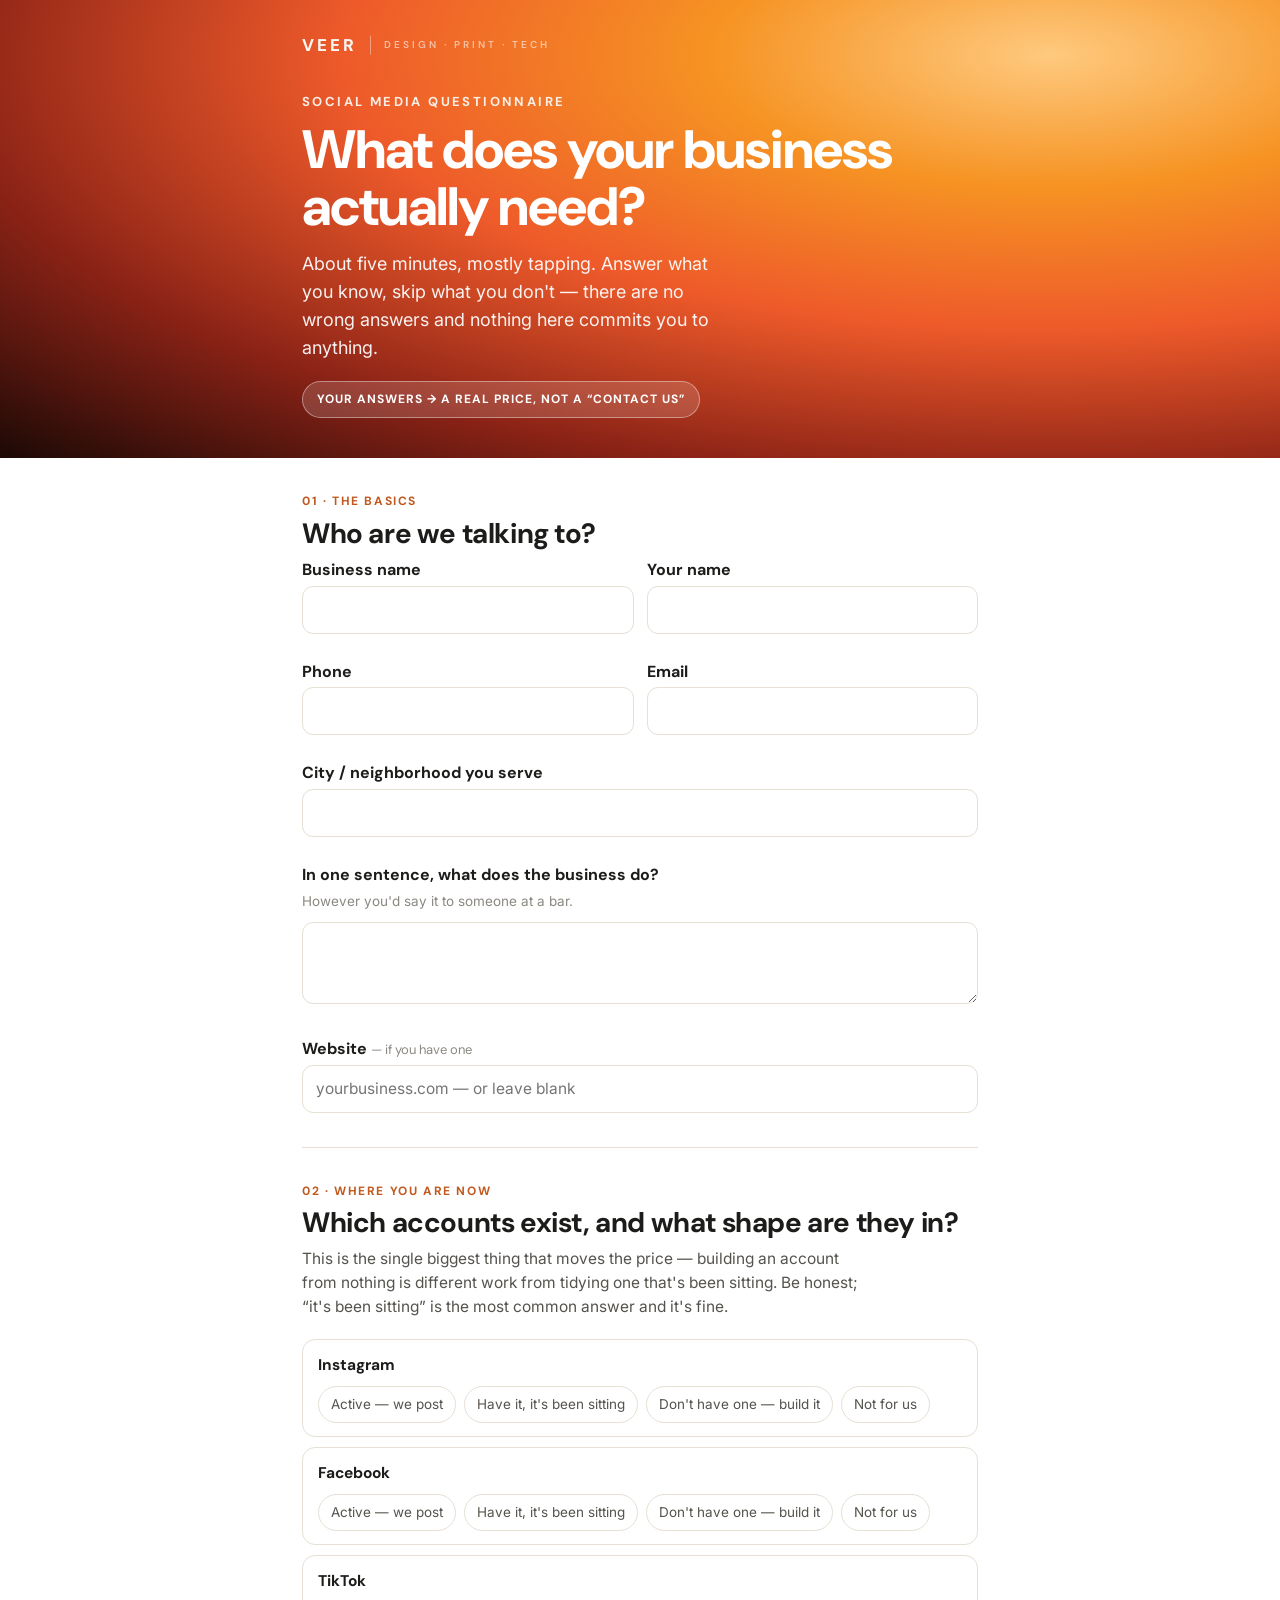
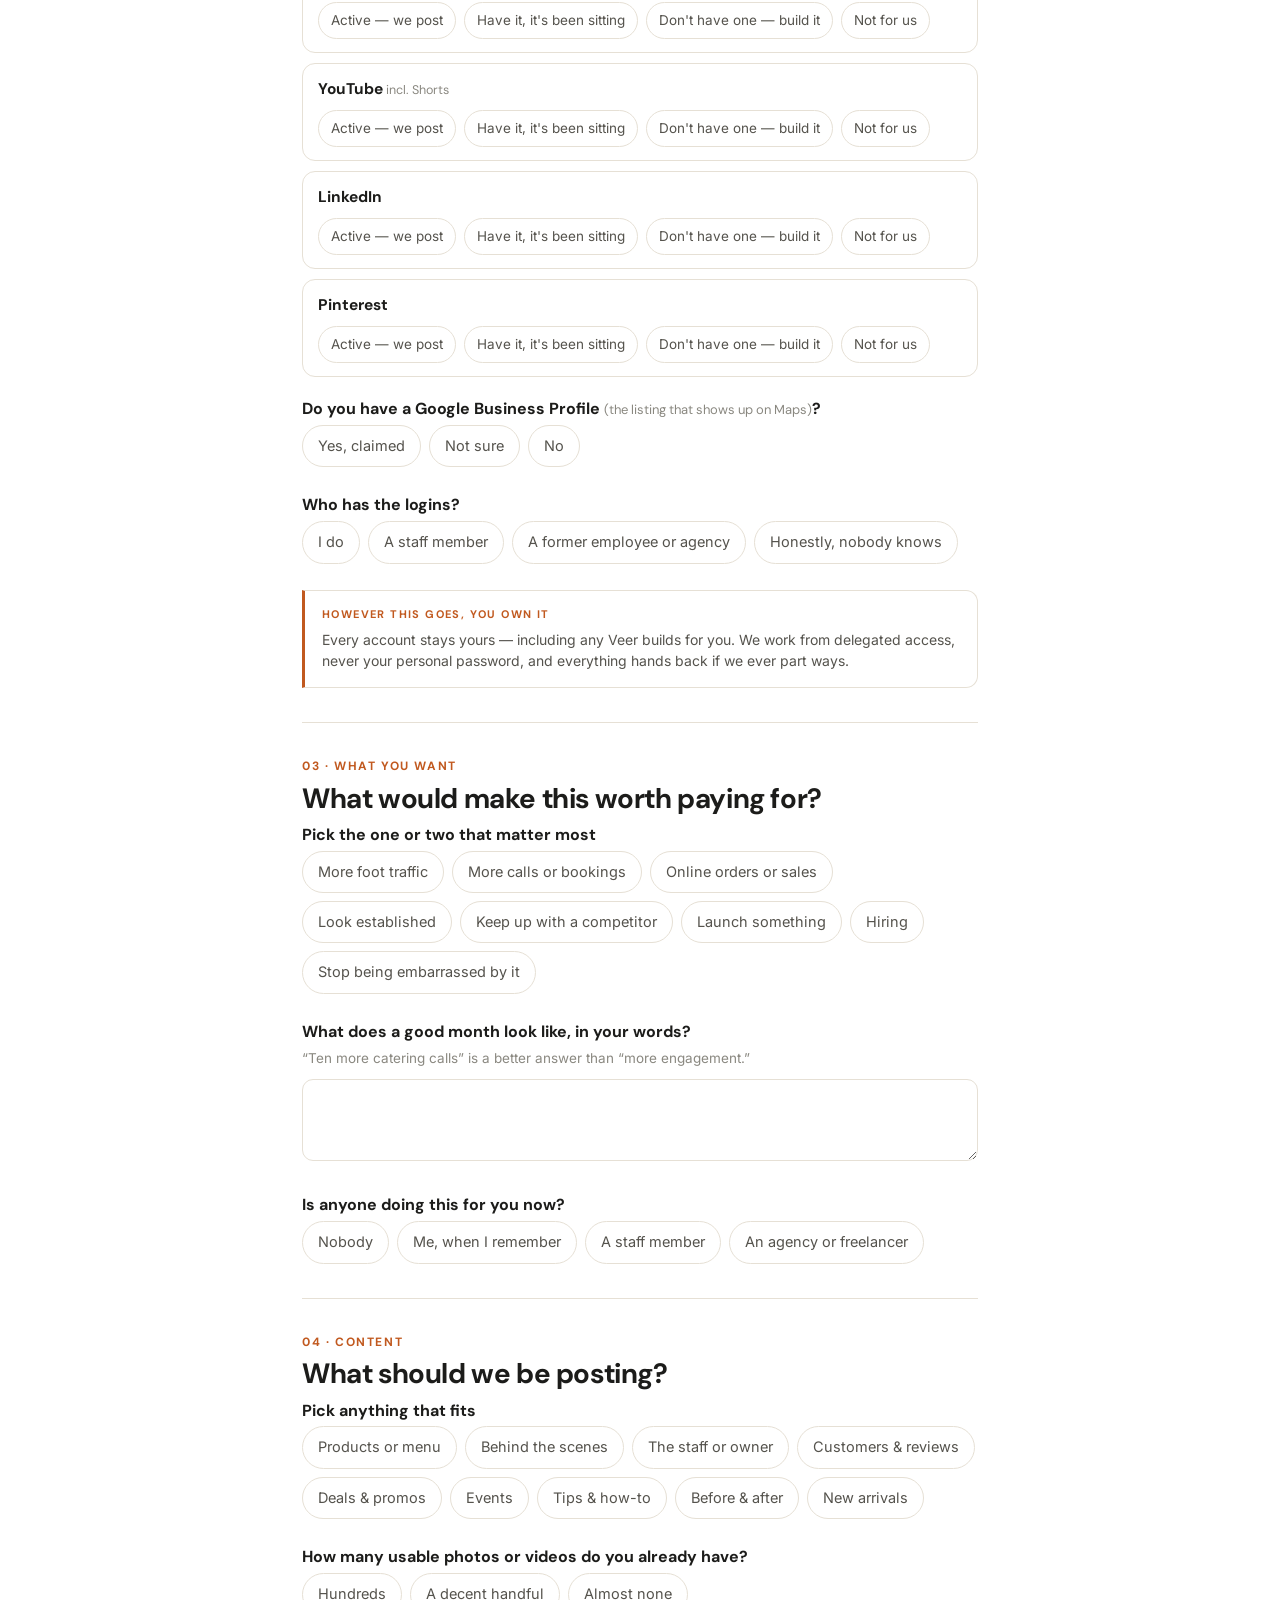
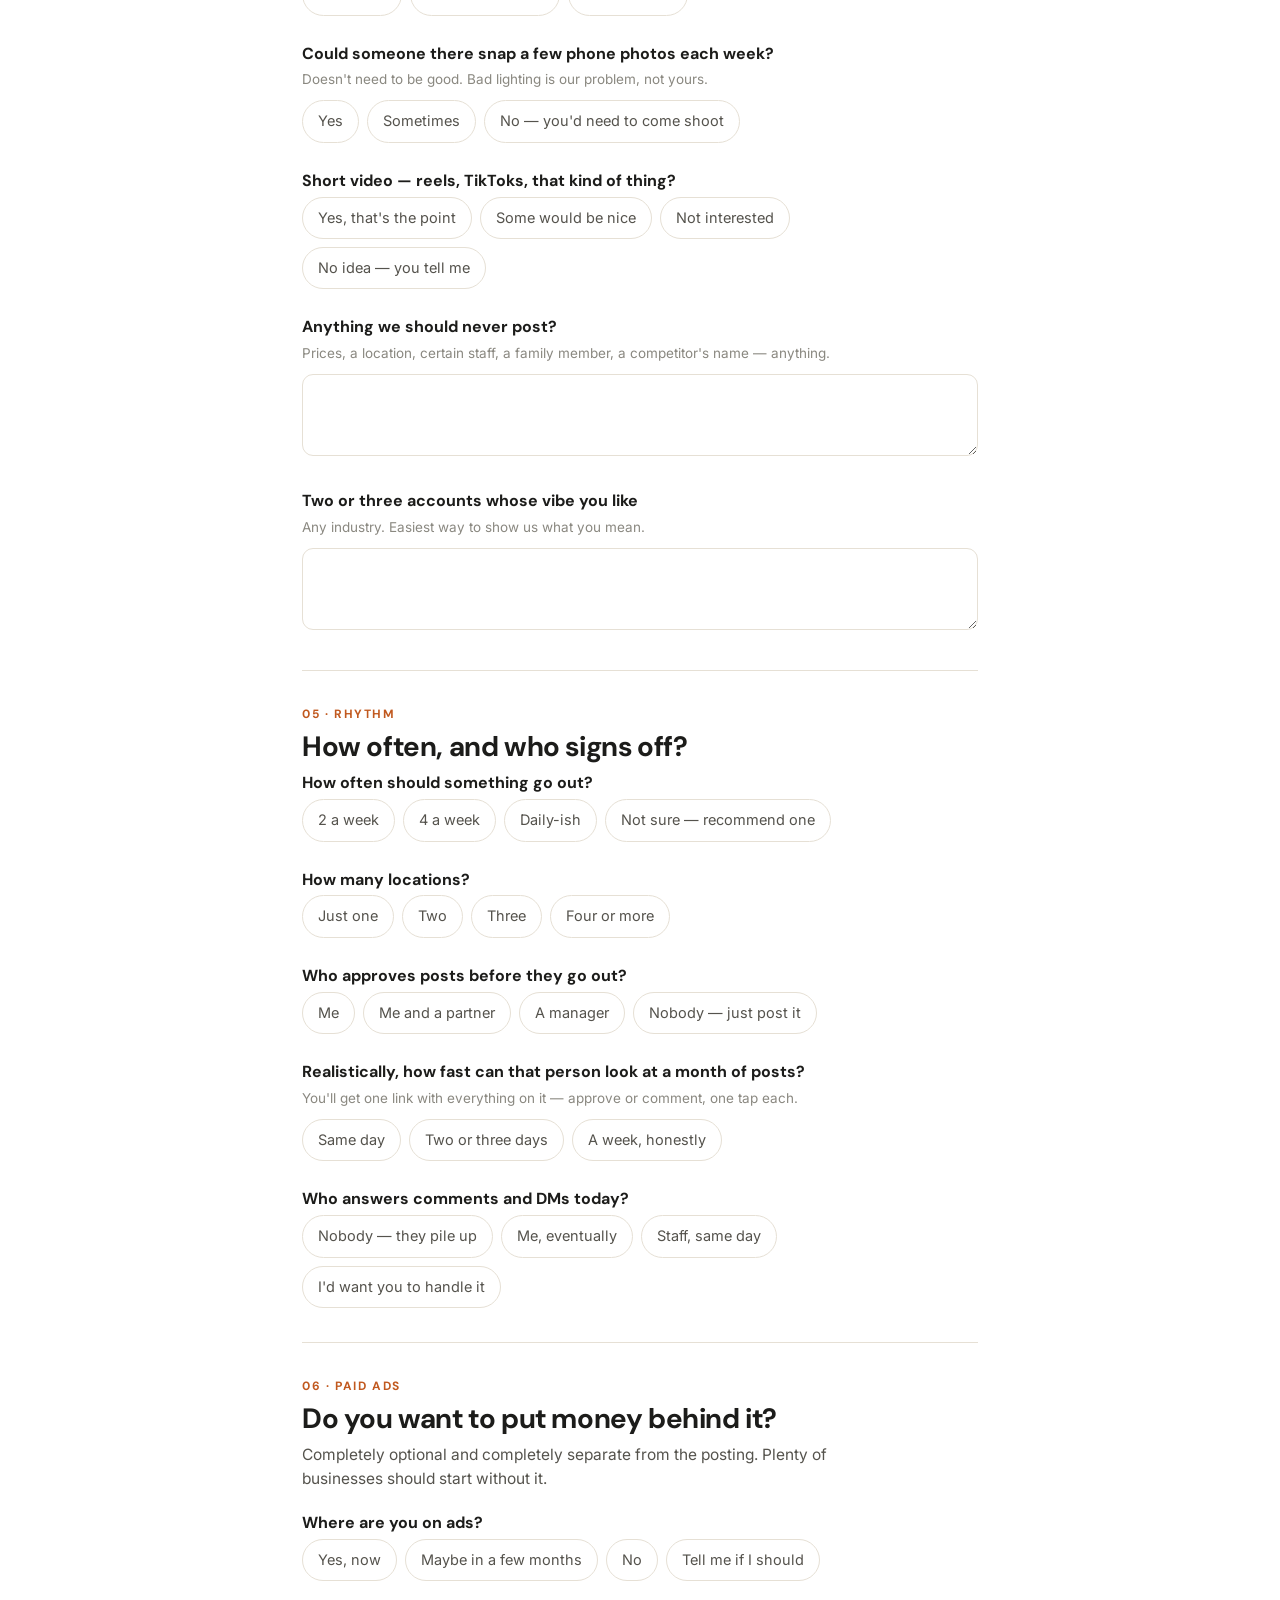
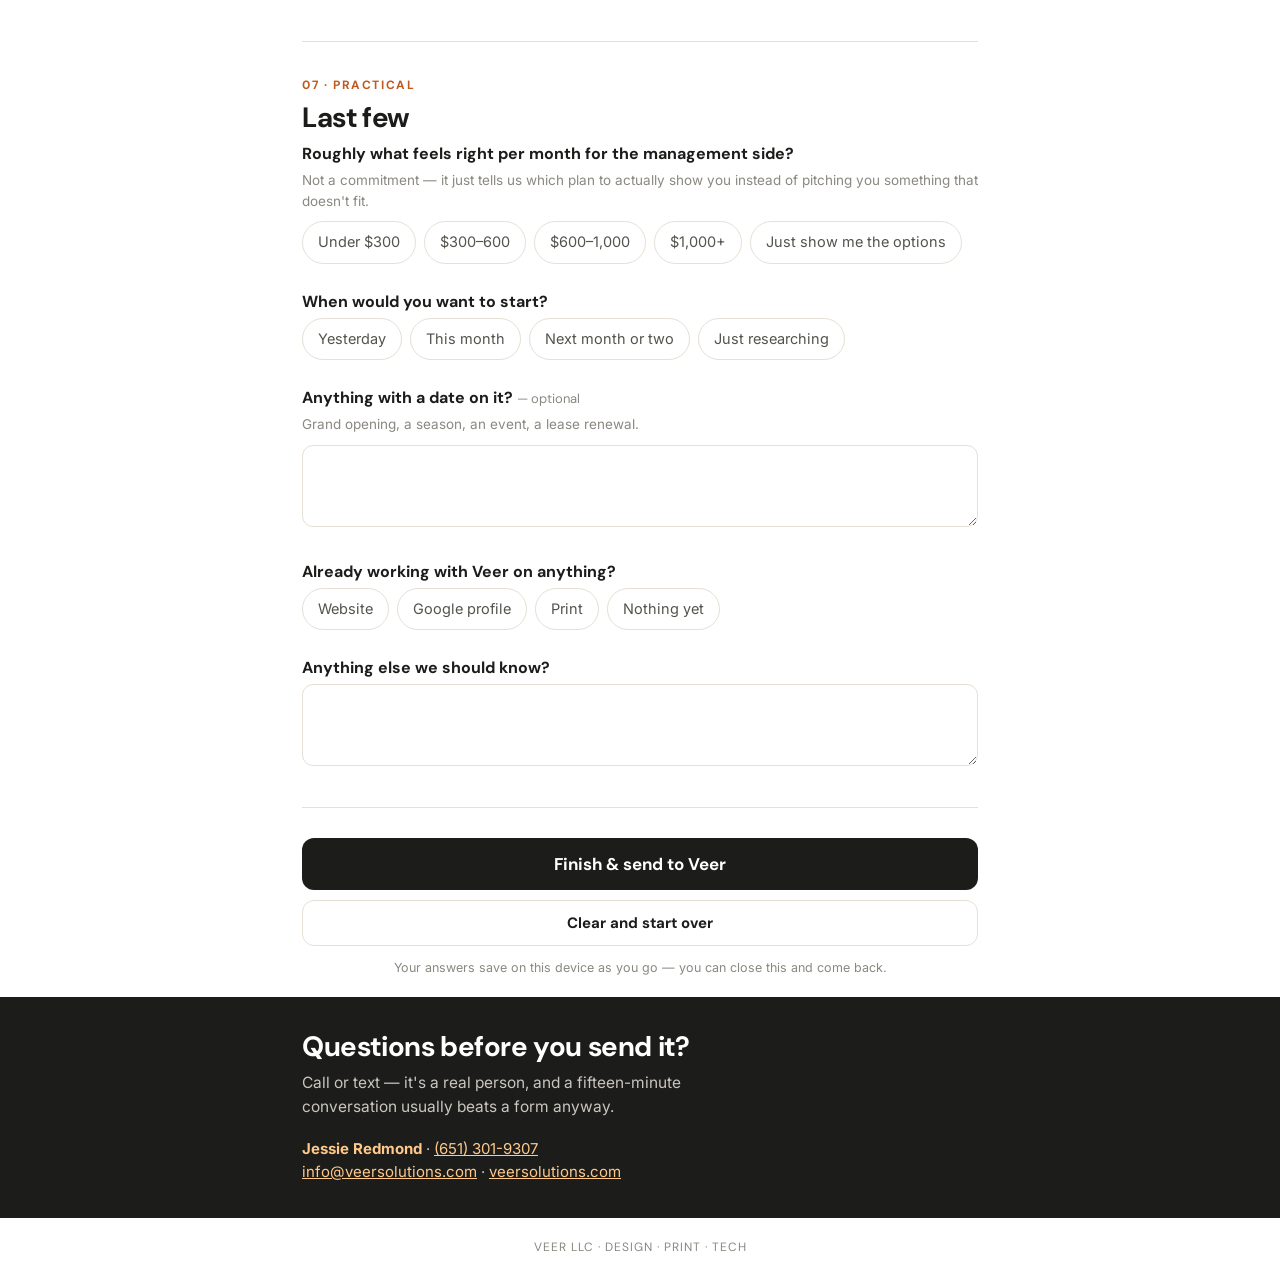
<file: social-care/intake.html>
<!doctype html>
<html lang="en">
<head>
<meta charset="utf-8">
<meta name="viewport" content="width=device-width,initial-scale=1">
<title>Social Media Questionnaire — VEER</title>
<meta name="description" content="Five minutes, mostly tapping. Tell Veer what your business needs from social media and get a straight answer on what it costs.">
<style>
@import url('https://fonts.googleapis.com/css2?family=DM+Sans:wght@400;500;700;800&family=Inter:wght@400;500;600;700&display=swap');
:root{
  --ink:#1c1c1a; --muted:#55534d; --faint:#8a8880; --line:#e6e0d5;
  --accent:#c1591f; --accent2:#F69323; --paper:#ffffff; --cream:#fff8ee;
  --ok:#2f7d55;
  --grad:radial-gradient(120% 130% at 82% 12%, #FEC97E 0%, #F69323 22%, #EE5A2A 46%, #8A2216 72%, #0A0503 100%);
}
*{box-sizing:border-box;margin:0;padding:0}
body{
  font-family:'Inter','Segoe UI',Arial,sans-serif; color:var(--ink); background:var(--paper);
  line-height:1.55; -webkit-font-smoothing:antialiased;
}
.wrap{width:100%;max-width:720px;margin:0 auto;padding:0 22px}

/* ---- hero ---- */
.hero{background:var(--grad);color:#FAF6F1;padding:26px 0 40px}
.brand{display:flex;align-items:center;gap:11px;padding-top:6px}
.wordmark{font-family:'DM Sans',sans-serif;font-weight:800;font-size:17px;letter-spacing:3px}
.sep{opacity:.45;font-weight:300}
.svc{font-family:'DM Sans',sans-serif;font-weight:600;font-size:10px;letter-spacing:3px;opacity:.62}
.eyebrow{
  margin-top:34px;font-family:'DM Sans',sans-serif;font-weight:700;
  font-size:clamp(11px,3vw,13px);letter-spacing:2.4px;text-transform:uppercase;opacity:.95;
}
h1{
  font-family:'DM Sans',sans-serif;font-weight:800;font-size:clamp(34px,8vw,54px);
  line-height:1.05;letter-spacing:-1px;color:#fff;margin-top:10px;
}
.blurb{font-size:clamp(15px,4.2vw,18px);color:rgba(255,255,255,.93);margin-top:14px;max-width:38ch}
.badge{
  display:inline-block;margin-top:20px;background:rgba(255,255,255,.15);
  border:1px solid rgba(255,255,255,.4);color:#fff;font-family:'DM Sans',sans-serif;
  font-weight:700;font-size:12px;letter-spacing:1px;text-transform:uppercase;
  padding:8px 14px;border-radius:22px;
}

/* ---- sections ---- */
section{padding:34px 0;border-top:1px solid var(--line)}
section:first-of-type{border-top:0}
.kicker{
  font-family:'DM Sans',sans-serif;font-size:12px;font-weight:700;letter-spacing:1.6px;
  text-transform:uppercase;color:var(--accent);margin-bottom:7px;
}
h2{font-family:'DM Sans',sans-serif;font-size:clamp(22px,5.5vw,28px);font-weight:700;
   line-height:1.15;letter-spacing:-.4px;margin-bottom:8px}
.lede{color:var(--muted);font-size:15.5px;margin-bottom:20px;max-width:56ch}

.q{margin-bottom:26px}
.q:last-child{margin-bottom:0}
.q > label.qt, .qt{
  display:block;font-family:'DM Sans',sans-serif;font-weight:700;font-size:16px;margin-bottom:3px;
}
.qh{display:block;color:var(--faint);font-size:13.5px;margin-bottom:10px}
.opt{color:var(--faint);font-weight:400;font-size:13px}

/* ---- chips ---- */
.chips{display:flex;flex-wrap:wrap;gap:8px}
.chip{position:relative;display:inline-flex}
.chip input{position:absolute;opacity:0;width:100%;height:100%;margin:0;cursor:pointer}
.chip span{
  display:inline-block;padding:9px 15px;border:1.5px solid var(--line);border-radius:999px;
  font-size:14.5px;color:var(--muted);background:#fff;cursor:pointer;transition:.13s;
  user-select:none;
}
.chip input:checked + span{
  border-color:var(--accent);background:var(--cream);color:var(--ink);font-weight:600;
}
.chip input:focus-visible + span{outline:2px solid var(--accent);outline-offset:2px}
.chip span:hover{border-color:var(--accent2)}

/* ---- text inputs ---- */
input[type=text],input[type=email],input[type=tel],textarea{
  width:100%;font:inherit;font-size:15.5px;color:var(--ink);background:#fff;
  border:1.5px solid var(--line);border-radius:11px;padding:11px 13px;
}
textarea{min-height:82px;resize:vertical;line-height:1.5}
input:focus,textarea:focus{outline:2px solid var(--accent);outline-offset:1px;border-color:var(--accent)}
.grid2{display:grid;gap:13px;grid-template-columns:1fr}
@media(min-width:560px){.grid2{grid-template-columns:1fr 1fr}}

/* ---- platform matrix ---- */
.plat{
  border:1.5px solid var(--line);border-radius:13px;padding:13px 15px;margin-bottom:10px;background:#fff;
}
.plat.set{border-color:#d9cfbc;background:var(--cream)}
.plat .pname{font-family:'DM Sans',sans-serif;font-weight:700;font-size:15.5px;margin-bottom:9px}
.plat .pname small{font-weight:400;color:var(--faint);font-size:12.5px}
.plat .chips .chip span{padding:7px 12px;font-size:13.5px}

/* ---- conditional block ---- */
.cond{
  border-left:3px solid var(--accent2);background:var(--cream);border-radius:0 12px 12px 0;
  padding:18px 20px;margin-top:6px;
}
.cond[hidden]{display:none}

/* ---- notes ---- */
.note{
  border:1.5px solid var(--line);border-left:3px solid var(--accent);border-radius:0 12px 12px 0;
  padding:15px 17px;margin-top:16px;background:#fff;
}
.note p{font-size:14px;color:var(--muted)}
.note p + p{margin-top:8px}
.note b{color:var(--ink)}
.note .lbl{
  display:block;font-family:'DM Sans',sans-serif;font-size:11px;letter-spacing:1.4px;
  text-transform:uppercase;font-weight:700;color:var(--accent);margin-bottom:6px;
}

/* ---- submit ---- */
.actions{padding:30px 0 10px;border-top:1px solid var(--line)}
.btn{
  display:inline-block;width:100%;text-align:center;font-family:'DM Sans',sans-serif;
  font-weight:700;font-size:17px;padding:15px 24px;border-radius:12px;border:0;cursor:pointer;
}
.btn-primary{background:var(--ink);color:#fff}
.btn-primary:hover{background:#000}
.btn-ghost{background:#fff;color:var(--ink);border:1.5px solid var(--line);margin-top:10px;font-size:15px;padding:12px 20px}
.btn-ghost:hover{border-color:var(--accent)}
.btn.done{background:var(--ok);color:#fff}
.saved{font-size:12.5px;color:var(--faint);text-align:center;margin-top:12px}

/* ---- result ---- */
#result[hidden]{display:none}
#result{padding:30px 0}
.res-card{border:2px solid var(--accent);border-radius:14px;background:var(--cream);padding:22px}
.res-card h3{font-family:'DM Sans',sans-serif;font-size:21px;font-weight:800;margin-bottom:6px}
.res-card p{font-size:15px;color:var(--muted)}
pre.summary{
  margin-top:16px;background:#fff;border:1.5px solid var(--line);border-radius:11px;
  padding:15px;font:13px/1.55 ui-monospace,SFMono-Regular,Menlo,Consolas,monospace;
  white-space:pre-wrap;word-break:break-word;max-height:340px;overflow:auto;color:var(--ink);
}

/* ---- closer ---- */
.closer{background:var(--ink);color:#faf9f5;margin-top:10px}
.closer .wrap{padding-top:34px;padding-bottom:34px}
.closer h2{color:#fff}
.closer p{color:#c9c6bf;font-size:15.5px;max-width:46ch}
.closer .contact{margin-top:18px;font-size:15px;color:#c9c6bf}
.closer .contact b{color:#FFC98A}
.closer a{color:#FFC98A}
.foot{padding:20px 0;text-align:center;font-size:12px;color:var(--faint);
      font-family:'DM Sans',sans-serif;letter-spacing:1px;text-transform:uppercase}
@media print{.actions,.btn{display:none}*{-webkit-print-color-adjust:exact;print-color-adjust:exact}}
</style>
</head>
<body>

<div class="hero">
  <div class="wrap">
    <div class="brand">
      <span class="wordmark">VEER</span>
      <span class="sep">|</span>
      <span class="svc">DESIGN · PRINT · TECH</span>
    </div>
    <div class="eyebrow">Social media questionnaire</div>
    <h1>What does your business actually need?</h1>
    <p class="blurb">About five minutes, mostly tapping. Answer what you know, skip what
       you don't — there are no wrong answers and nothing here commits you to anything.</p>
    <span class="badge">Your answers → a real price, not a &ldquo;contact us&rdquo;</span>
  </div>
</div>

<form id="f" novalidate>
<main class="wrap">

  <!-- 1 ------------------------------------------------------------------ -->
  <section>
    <div class="kicker">01 · The basics</div>
    <h2>Who are we talking to?</h2>
    <div class="q grid2">
      <div><label class="qt" for="biz">Business name</label>
        <input type="text" id="biz" name="biz" autocomplete="organization"></div>
      <div><label class="qt" for="who">Your name</label>
        <input type="text" id="who" name="who" autocomplete="name"></div>
    </div>
    <div class="q grid2" style="margin-top:13px">
      <div><label class="qt" for="phone">Phone</label>
        <input type="tel" id="phone" name="phone" autocomplete="tel"></div>
      <div><label class="qt" for="email">Email</label>
        <input type="email" id="email" name="email" autocomplete="email"></div>
    </div>
    <div class="q" style="margin-top:13px">
      <label class="qt" for="city">City / neighborhood you serve</label>
      <input type="text" id="city" name="city">
    </div>
    <div class="q">
      <label class="qt" for="does">In one sentence, what does the business do?</label>
      <span class="qh">However you'd say it to someone at a bar.</span>
      <textarea id="does" name="does"></textarea>
    </div>
    <div class="q">
      <label class="qt" for="site">Website <span class="opt">— if you have one</span></label>
      <input type="text" id="site" name="site" placeholder="yourbusiness.com — or leave blank">
    </div>
  </section>

  <!-- 2 ------------------------------------------------------------------ -->
  <section>
    <div class="kicker">02 · Where you are now</div>
    <h2>Which accounts exist, and what shape are they in?</h2>
    <p class="lede">This is the single biggest thing that moves the price — building an
       account from nothing is different work from tidying one that's been sitting. Be
       honest; &ldquo;it's been sitting&rdquo; is the most common answer and it's fine.</p>
    <div id="plats"></div>
    <div class="q" style="margin-top:20px">
      <span class="qt">Do you have a Google Business Profile <small class="opt">(the listing that shows up on Maps)</small>?</span>
      <div class="chips" data-single="gbp">
        <label class="chip"><input type="radio" name="gbp" value="Yes, claimed"><span>Yes, claimed</span></label>
        <label class="chip"><input type="radio" name="gbp" value="Not sure"><span>Not sure</span></label>
        <label class="chip"><input type="radio" name="gbp" value="No"><span>No</span></label>
      </div>
    </div>
    <div class="q">
      <span class="qt">Who has the logins?</span>
      <div class="chips">
        <label class="chip"><input type="radio" name="logins" value="I do"><span>I do</span></label>
        <label class="chip"><input type="radio" name="logins" value="A staff member"><span>A staff member</span></label>
        <label class="chip"><input type="radio" name="logins" value="A former employee / agency"><span>A former employee or agency</span></label>
        <label class="chip"><input type="radio" name="logins" value="Nobody knows"><span>Honestly, nobody knows</span></label>
      </div>
    </div>
    <div class="note">
      <span class="lbl">However this goes, you own it</span>
      <p>Every account stays yours — including any Veer builds for you. We work from
         delegated access, never your personal password, and everything hands back if we
         ever part ways.</p>
    </div>
  </section>

  <!-- 3 ------------------------------------------------------------------ -->
  <section>
    <div class="kicker">03 · What you want</div>
    <h2>What would make this worth paying for?</h2>
    <div class="q">
      <span class="qt">Pick the one or two that matter most</span>
      <div class="chips">
        <label class="chip"><input type="checkbox" name="goal" value="More foot traffic"><span>More foot traffic</span></label>
        <label class="chip"><input type="checkbox" name="goal" value="More calls / bookings"><span>More calls or bookings</span></label>
        <label class="chip"><input type="checkbox" name="goal" value="Online orders / sales"><span>Online orders or sales</span></label>
        <label class="chip"><input type="checkbox" name="goal" value="Look established & credible"><span>Look established</span></label>
        <label class="chip"><input type="checkbox" name="goal" value="Keep up with a competitor"><span>Keep up with a competitor</span></label>
        <label class="chip"><input type="checkbox" name="goal" value="Launch / announce something"><span>Launch something</span></label>
        <label class="chip"><input type="checkbox" name="goal" value="Hiring"><span>Hiring</span></label>
        <label class="chip"><input type="checkbox" name="goal" value="Just stop being embarrassed by it"><span>Stop being embarrassed by it</span></label>
      </div>
    </div>
    <div class="q">
      <label class="qt" for="good">What does a good month look like, in your words?</label>
      <span class="qh">&ldquo;Ten more catering calls&rdquo; is a better answer than &ldquo;more engagement.&rdquo;</span>
      <textarea id="good" name="good"></textarea>
    </div>
    <div class="q">
      <span class="qt">Is anyone doing this for you now?</span>
      <div class="chips">
        <label class="chip"><input type="radio" name="current" value="Nobody"><span>Nobody</span></label>
        <label class="chip"><input type="radio" name="current" value="Me, when I remember"><span>Me, when I remember</span></label>
        <label class="chip"><input type="radio" name="current" value="A staff member"><span>A staff member</span></label>
        <label class="chip"><input type="radio" name="current" value="An agency / freelancer"><span>An agency or freelancer</span></label>
      </div>
    </div>
  </section>

  <!-- 4 ------------------------------------------------------------------ -->
  <section>
    <div class="kicker">04 · Content</div>
    <h2>What should we be posting?</h2>
    <div class="q">
      <span class="qt">Pick anything that fits</span>
      <div class="chips">
        <label class="chip"><input type="checkbox" name="pillar" value="Products / menu"><span>Products or menu</span></label>
        <label class="chip"><input type="checkbox" name="pillar" value="Behind the scenes"><span>Behind the scenes</span></label>
        <label class="chip"><input type="checkbox" name="pillar" value="The staff / owner"><span>The staff or owner</span></label>
        <label class="chip"><input type="checkbox" name="pillar" value="Customers & reviews"><span>Customers &amp; reviews</span></label>
        <label class="chip"><input type="checkbox" name="pillar" value="Deals & promos"><span>Deals &amp; promos</span></label>
        <label class="chip"><input type="checkbox" name="pillar" value="Events"><span>Events</span></label>
        <label class="chip"><input type="checkbox" name="pillar" value="Tips / how-to"><span>Tips &amp; how-to</span></label>
        <label class="chip"><input type="checkbox" name="pillar" value="Before & after"><span>Before &amp; after</span></label>
        <label class="chip"><input type="checkbox" name="pillar" value="New arrivals"><span>New arrivals</span></label>
      </div>
    </div>
    <div class="q">
      <span class="qt">How many usable photos or videos do you already have?</span>
      <div class="chips">
        <label class="chip"><input type="radio" name="assets" value="Hundreds"><span>Hundreds</span></label>
        <label class="chip"><input type="radio" name="assets" value="A decent handful"><span>A decent handful</span></label>
        <label class="chip"><input type="radio" name="assets" value="Almost none"><span>Almost none</span></label>
      </div>
    </div>
    <div class="q">
      <span class="qt">Could someone there snap a few phone photos each week?</span>
      <span class="qh">Doesn't need to be good. Bad lighting is our problem, not yours.</span>
      <div class="chips">
        <label class="chip"><input type="radio" name="shoot" value="Yes"><span>Yes</span></label>
        <label class="chip"><input type="radio" name="shoot" value="Sometimes"><span>Sometimes</span></label>
        <label class="chip"><input type="radio" name="shoot" value="No — you'd need to come shoot"><span>No — you'd need to come shoot</span></label>
      </div>
    </div>
    <div class="q">
      <span class="qt">Short video — reels, TikToks, that kind of thing?</span>
      <div class="chips">
        <label class="chip"><input type="radio" name="video" value="Yes, that's the whole point"><span>Yes, that's the point</span></label>
        <label class="chip"><input type="radio" name="video" value="Some would be nice"><span>Some would be nice</span></label>
        <label class="chip"><input type="radio" name="video" value="Not interested"><span>Not interested</span></label>
        <label class="chip"><input type="radio" name="video" value="No idea"><span>No idea — you tell me</span></label>
      </div>
    </div>
    <div class="q">
      <label class="qt" for="never">Anything we should never post?</label>
      <span class="qh">Prices, a location, certain staff, a family member, a competitor's name — anything.</span>
      <textarea id="never" name="never"></textarea>
    </div>
    <div class="q">
      <label class="qt" for="likes">Two or three accounts whose vibe you like</label>
      <span class="qh">Any industry. Easiest way to show us what you mean.</span>
      <textarea id="likes" name="likes"></textarea>
    </div>
  </section>

  <!-- 5 ------------------------------------------------------------------ -->
  <section>
    <div class="kicker">05 · Rhythm</div>
    <h2>How often, and who signs off?</h2>
    <div class="q">
      <span class="qt">How often should something go out?</span>
      <div class="chips">
        <label class="chip"><input type="radio" name="cadence" value="2 a week"><span>2 a week</span></label>
        <label class="chip"><input type="radio" name="cadence" value="4 a week"><span>4 a week</span></label>
        <label class="chip"><input type="radio" name="cadence" value="Daily-ish"><span>Daily-ish</span></label>
        <label class="chip"><input type="radio" name="cadence" value="Not sure — recommend one"><span>Not sure — recommend one</span></label>
      </div>
    </div>
    <div class="q">
      <span class="qt">How many locations?</span>
      <div class="chips">
        <label class="chip"><input type="radio" name="locs" value="1"><span>Just one</span></label>
        <label class="chip"><input type="radio" name="locs" value="2"><span>Two</span></label>
        <label class="chip"><input type="radio" name="locs" value="3"><span>Three</span></label>
        <label class="chip"><input type="radio" name="locs" value="4+"><span>Four or more</span></label>
      </div>
    </div>
    <div class="q">
      <span class="qt">Who approves posts before they go out?</span>
      <div class="chips">
        <label class="chip"><input type="radio" name="approver" value="Me"><span>Me</span></label>
        <label class="chip"><input type="radio" name="approver" value="Me + a partner"><span>Me and a partner</span></label>
        <label class="chip"><input type="radio" name="approver" value="A manager"><span>A manager</span></label>
        <label class="chip"><input type="radio" name="approver" value="Nobody — just post it"><span>Nobody — just post it</span></label>
      </div>
    </div>
    <div class="q">
      <span class="qt">Realistically, how fast can that person look at a month of posts?</span>
      <span class="qh">You'll get one link with everything on it — approve or comment, one tap each.</span>
      <div class="chips">
        <label class="chip"><input type="radio" name="turn" value="Same day"><span>Same day</span></label>
        <label class="chip"><input type="radio" name="turn" value="Two or three days"><span>Two or three days</span></label>
        <label class="chip"><input type="radio" name="turn" value="A week, honestly"><span>A week, honestly</span></label>
      </div>
    </div>
    <div class="q">
      <span class="qt">Who answers comments and DMs today?</span>
      <div class="chips">
        <label class="chip"><input type="radio" name="dms" value="Nobody, they pile up"><span>Nobody — they pile up</span></label>
        <label class="chip"><input type="radio" name="dms" value="Me, eventually"><span>Me, eventually</span></label>
        <label class="chip"><input type="radio" name="dms" value="Staff, same day"><span>Staff, same day</span></label>
        <label class="chip"><input type="radio" name="dms" value="Want Veer to handle it"><span>I'd want you to handle it</span></label>
      </div>
    </div>
  </section>

  <!-- 6 ------------------------------------------------------------------ -->
  <section>
    <div class="kicker">06 · Paid ads</div>
    <h2>Do you want to put money behind it?</h2>
    <p class="lede">Completely optional and completely separate from the posting. Plenty of
       businesses should start without it.</p>
    <div class="q">
      <span class="qt">Where are you on ads?</span>
      <div class="chips">
        <label class="chip"><input type="radio" name="ads" value="Yes, now"><span>Yes, now</span></label>
        <label class="chip"><input type="radio" name="ads" value="Maybe in a few months"><span>Maybe in a few months</span></label>
        <label class="chip"><input type="radio" name="ads" value="No"><span>No</span></label>
        <label class="chip"><input type="radio" name="ads" value="Tell me if I should"><span>Tell me if I should</span></label>
      </div>
    </div>

    <div class="cond" id="adsBlock" hidden>
      <div class="q">
        <span class="qt">Which platforms?</span>
        <span class="qh">Facebook and Instagram run off one ad account, so they count as one.</span>
        <div class="chips">
          <label class="chip"><input type="checkbox" name="adplat" value="Meta"><span>Facebook + Instagram</span></label>
          <label class="chip"><input type="checkbox" name="adplat" value="Google"><span>Google</span></label>
          <label class="chip"><input type="checkbox" name="adplat" value="TikTok"><span>TikTok</span></label>
          <label class="chip"><input type="checkbox" name="adplat" value="LinkedIn"><span>LinkedIn</span></label>
          <label class="chip"><input type="checkbox" name="adplat" value="Not sure"><span>Not sure</span></label>
        </div>
      </div>
      <div class="q">
        <span class="qt">Monthly ad budget you'd be comfortable with</span>
        <span class="qh">Total across everything. This is money you pay the platform, not Veer.</span>
        <div class="chips">
          <label class="chip"><input type="radio" name="budget" value="Under $500"><span>Under $500</span></label>
          <label class="chip"><input type="radio" name="budget" value="$500–999"><span>$500–999</span></label>
          <label class="chip"><input type="radio" name="budget" value="$1,000–2,499"><span>$1,000–2,499</span></label>
          <label class="chip"><input type="radio" name="budget" value="$2,500–9,999"><span>$2,500–9,999</span></label>
          <label class="chip"><input type="radio" name="budget" value="$10,000+"><span>$10,000+</span></label>
          <label class="chip"><input type="radio" name="budget" value="No idea yet"><span>No idea yet</span></label>
        </div>
      </div>
      <div class="q">
        <span class="qt">When someone clicks the ad, what's the one thing you want them to do?</span>
        <div class="chips">
          <label class="chip"><input type="radio" name="adgoal" value="Call"><span>Call</span></label>
          <label class="chip"><input type="radio" name="adgoal" value="Book / reserve"><span>Book or reserve</span></label>
          <label class="chip"><input type="radio" name="adgoal" value="Order online"><span>Order online</span></label>
          <label class="chip"><input type="radio" name="adgoal" value="Come to the shop"><span>Come to the shop</span></label>
          <label class="chip"><input type="radio" name="adgoal" value="Fill out a form"><span>Fill out a form</span></label>
        </div>
      </div>
      <div class="q">
        <span class="qt">Run ads before?</span>
        <div class="chips">
          <label class="chip"><input type="radio" name="adpast" value="Never"><span>Never</span></label>
          <label class="chip"><input type="radio" name="adpast" value="Boosted a post or two"><span>Boosted a post or two</span></label>
          <label class="chip"><input type="radio" name="adpast" value="Yes, and it worked"><span>Yes, and it worked</span></label>
          <label class="chip"><input type="radio" name="adpast" value="Yes, and it didn't"><span>Yes, and it didn't</span></label>
        </div>
      </div>
      <div class="note" style="background:#fff">
        <span class="lbl">Two things we say up front, always</span>
        <p><b>The ad budget is paid on your card, to the platform.</b> It never runs through
           Veer, so you can see every dollar and shut it off yourself at any hour.</p>
        <p><b>We won't quote you a number we can't control.</b> Nobody can honestly promise
           a cost-per-lead or a return before running anything — it depends on the auction
           and on who else is bidding. What we promise is that it's built right, watched
           weekly, and reported honestly, and that you see the real numbers every month.</p>
      </div>
    </div>
  </section>

  <!-- 7 ------------------------------------------------------------------ -->
  <section>
    <div class="kicker">07 · Practical</div>
    <h2>Last few</h2>
    <div class="q">
      <span class="qt">Roughly what feels right per month for the management side?</span>
      <span class="qh">Not a commitment — it just tells us which plan to actually show you
        instead of pitching you something that doesn't fit.</span>
      <div class="chips">
        <label class="chip"><input type="radio" name="mgmt" value="Under $300"><span>Under $300</span></label>
        <label class="chip"><input type="radio" name="mgmt" value="$300–600"><span>$300–600</span></label>
        <label class="chip"><input type="radio" name="mgmt" value="$600–1,000"><span>$600–1,000</span></label>
        <label class="chip"><input type="radio" name="mgmt" value="$1,000+"><span>$1,000+</span></label>
        <label class="chip"><input type="radio" name="mgmt" value="Show me the options"><span>Just show me the options</span></label>
      </div>
    </div>
    <div class="q">
      <span class="qt">When would you want to start?</span>
      <div class="chips">
        <label class="chip"><input type="radio" name="start" value="Yesterday"><span>Yesterday</span></label>
        <label class="chip"><input type="radio" name="start" value="This month"><span>This month</span></label>
        <label class="chip"><input type="radio" name="start" value="Next month or two"><span>Next month or two</span></label>
        <label class="chip"><input type="radio" name="start" value="Just researching"><span>Just researching</span></label>
      </div>
    </div>
    <div class="q">
      <label class="qt" for="deadline">Anything with a date on it? <span class="opt">— optional</span></label>
      <span class="qh">Grand opening, a season, an event, a lease renewal.</span>
      <textarea id="deadline" name="deadline"></textarea>
    </div>
    <div class="q">
      <span class="qt">Already working with Veer on anything?</span>
      <div class="chips">
        <label class="chip"><input type="checkbox" name="existing" value="Website"><span>Website</span></label>
        <label class="chip"><input type="checkbox" name="existing" value="Google Business Profile"><span>Google profile</span></label>
        <label class="chip"><input type="checkbox" name="existing" value="Print"><span>Print</span></label>
        <label class="chip"><input type="checkbox" name="existing" value="Nothing yet"><span>Nothing yet</span></label>
      </div>
    </div>
    <div class="q">
      <label class="qt" for="anything">Anything else we should know?</label>
      <textarea id="anything" name="anything"></textarea>
    </div>
  </section>

  <div class="actions">
    <button type="submit" class="btn btn-primary" id="submitBtn">Finish &amp; send to Veer</button>
    <button type="button" class="btn btn-ghost" id="clearBtn">Clear and start over</button>
    <p class="saved" id="savedNote">Your answers save on this device as you go — you can close this and come back.</p>
  </div>

</main>
</form>

<div class="wrap">
  <div id="result" hidden>
    <div class="res-card">
      <h3>That's everything — thank you.</h3>
      <p id="resMsg">Your answers are below. Copy them and text or email them over, and
         you'll get a real quote back, not a &ldquo;packages start at&rdquo; page.</p>
      <pre class="summary" id="summary"></pre>
      <button type="button" class="btn btn-primary" id="copyBtn" style="margin-top:14px">Copy my answers</button>
      <a class="btn btn-ghost" id="mailBtn" href="#" style="display:block;text-decoration:none">Open it in email instead</a>
    </div>
  </div>
</div>

<div class="closer">
  <div class="wrap">
    <h2>Questions before you send it?</h2>
    <p>Call or text — it's a real person, and a fifteen-minute conversation usually beats
       a form anyway.</p>
    <p class="contact">
      <b>Jessie Redmond</b> · <a href="tel:16513019307">(651) 301-9307</a><br>
      <a href="mailto:info@veersolutions.com">info@veersolutions.com</a> ·
      <a href="https://veersolutions.com">veersolutions.com</a>
    </p>
  </div>
</div>
<div class="foot">VEER LLC · DESIGN · PRINT · TECH</div>

<script>
(function () {
  "use strict";

  // Set this to a URL and the form POSTs JSON there instead of falling back to
  // copy/email. Leave empty and the page works anywhere with no backend at all.
  var ENDPOINT = "";

  var TO = "info@veersolutions.com";
  var KEY = "veer-social-intake-v1";

  var PLATFORMS = [
    { id: "instagram", name: "Instagram" },
    { id: "facebook",  name: "Facebook" },
    { id: "tiktok",    name: "TikTok" },
    { id: "youtube",   name: "YouTube", note: "incl. Shorts" },
    { id: "linkedin",  name: "LinkedIn" },
    { id: "pinterest", name: "Pinterest" }
  ];

  var STATES = [
    { v: "active",  label: "Active — we post" },
    { v: "stale",   label: "Have it, it's been sitting" },
    { v: "none",    label: "Don't have one — build it" },
    { v: "skip",    label: "Not for us" }
  ];

  // ---- build the platform matrix -----------------------------------------
  var host = document.getElementById("plats");
  PLATFORMS.forEach(function (p) {
    var card = document.createElement("div");
    card.className = "plat";
    card.dataset.plat = p.id;

    var h = document.createElement("div");
    h.className = "pname";
    h.textContent = p.name;
    if (p.note) {
      var s = document.createElement("small");
      s.textContent = "  " + p.note;
      h.appendChild(s);
    }
    card.appendChild(h);

    var chips = document.createElement("div");
    chips.className = "chips";
    STATES.forEach(function (st) {
      var lab = document.createElement("label");
      lab.className = "chip";
      var inp = document.createElement("input");
      inp.type = "radio";
      inp.name = "plat_" + p.id;
      inp.value = st.v;
      var sp = document.createElement("span");
      sp.textContent = st.label;
      lab.appendChild(inp); lab.appendChild(sp);
      chips.appendChild(lab);
    });
    card.appendChild(chips);
    host.appendChild(card);
  });

  var form = document.getElementById("f");

  function platState(id) {
    var el = form.querySelector('input[name="plat_' + id + '"]:checked');
    return el ? el.value : null;
  }

  // ---- conditional ads block ---------------------------------------------
  function syncAds() {
    var v = (form.querySelector('input[name="ads"]:checked') || {}).value;
    document.getElementById("adsBlock").hidden = !(v === "Yes, now" || v === "Maybe in a few months");
    PLATFORMS.forEach(function (p) {
      var card = host.querySelector('[data-plat="' + p.id + '"]');
      var s = platState(p.id);
      card.classList.toggle("set", !!s && s !== "skip");
    });
  }

  // ---- save / restore -----------------------------------------------------
  function collect() {
    var d = {};
    new FormData(form).forEach(function (val, k) {
      if (d[k] === undefined) d[k] = val;
      else if (Array.isArray(d[k])) d[k].push(val);
      else d[k] = [d[k], val];
    });
    return d;
  }

  function save() {
    try { localStorage.setItem(KEY, JSON.stringify(collect())); } catch (e) { /* private mode */ }
  }

  function restore() {
    var raw;
    try { raw = localStorage.getItem(KEY); } catch (e) { return; }
    if (!raw) return;
    var d;
    try { d = JSON.parse(raw); } catch (e) { return; }
    Object.keys(d).forEach(function (k) {
      var vals = [].concat(d[k]);
      form.querySelectorAll('[name="' + CSS.escape(k) + '"]').forEach(function (el) {
        if (el.type === "radio" || el.type === "checkbox") {
          if (vals.indexOf(el.value) > -1) el.checked = true;
        } else {
          el.value = vals[0];
        }
      });
    });
  }

  // ---- "pick one or two" soft cap ----------------------------------------
  form.addEventListener("change", function (e) {
    if (e.target.name === "goal") {
      var on = form.querySelectorAll('input[name="goal"]:checked');
      if (on.length > 2) e.target.checked = false;
    }
    syncAds(); save();
  });
  form.addEventListener("input", save);

  // ---- summary ------------------------------------------------------------
  var LABELS = {
    biz: "Business", who: "Contact", phone: "Phone", email: "Email", city: "Area",
    does: "What they do", site: "Website", gbp: "Google Business Profile",
    logins: "Who has logins", goal: "Goals", good: "A good month looks like",
    current: "Doing it now", pillar: "Post about", assets: "Photos on hand",
    shoot: "Can shoot weekly", video: "Short video", never: "Never post",
    likes: "Accounts they like", cadence: "Cadence", locs: "Locations",
    approver: "Approver", turn: "Approval turnaround", dms: "Comments & DMs",
    ads: "Paid ads", adplat: "Ad platforms", budget: "Ad budget/mo",
    adgoal: "Ad should drive", adpast: "Ads history", mgmt: "Management budget",
    start: "Start", deadline: "Deadline", existing: "Already with Veer",
    anything: "Anything else"
  };
  var ORDER = Object.keys(LABELS);

  function platLabel(v) {
    for (var i = 0; i < STATES.length; i++) if (STATES[i].v === v) return STATES[i].label;
    return v;
  }

  function clientSummary(d) {
    var out = ["VEER — SOCIAL MEDIA QUESTIONNAIRE", ""];
    var acct = [];
    PLATFORMS.forEach(function (p) {
      var s = platState(p.id);
      if (s && s !== "skip") acct.push("  " + p.name + " — " + platLabel(s));
    });
    ORDER.forEach(function (k) {
      if (k === "gbp") {
        out.push("ACCOUNTS");
        out.push(acct.length ? acct.join("\n") : "  (none marked)");
        out.push("");
      }
      var v = d[k];
      if (v === undefined || v === "" ) return;
      if (Array.isArray(v)) v = v.join(", ");
      out.push(LABELS[k] + ": " + String(v).replace(/\s*\n\s*/g, " / "));
    });
    return out.join("\n");
  }

  // ---- internal: map answers onto the pricing matrix ----------------------
  // Foundation covers the first account, and absorbs the most expensive one
  // (a from-scratch build) so the client gets the benefit of the doubt.
  var TIER_SLOTS = { care: 2, plus: 3, studio: 4 };
  var BUDGET_MID = {
    "Under $500": 400, "$500–999": 750, "$1,000–2,499": 1500,
    "$2,500–9,999": 5000, "$10,000+": 12000
  };

  function internalPrefill(d) {
    var E = 0, N = 0, managed = 0;
    PLATFORMS.forEach(function (p) {
      var s = platState(p.id);
      if (!s || s === "skip") return;
      managed++;
      if (s === "stale") E++;
      else if (s === "none") N++;
    });
    var aExist = E, aNew = N;
    if (N > 0) aNew = N - 1; else if (E > 0) aExist = E - 1;

    var tier = { "2 a week": "care", "4 a week": "plus", "Daily-ish": "studio" }[d.cadence] || "plus";
    var overflow = Math.max(managed - (TIER_SLOTS[tier] || 3), 0);
    var locs = parseInt(d.locs, 10);
    var extraLoc = (d.locs === "4+") ? 3 : (isFinite(locs) && locs > 1 ? locs - 1 : 0);

    var q = ["tier=" + tier];
    if (aExist) q.push("aExist=" + aExist);
    if (aNew) q.push("aNew=" + aNew);
    if (overflow) q.push("bMirror=" + overflow);
    if (extraLoc) q.push("bLoc=" + extraLoc);

    var plats = [].concat(d.adplat || []).filter(function (x) { return x !== "Not sure"; });
    var wantsAds = d.ads === "Yes, now";
    if (wantsAds && plats.length) {
      var total = BUDGET_MID[d.budget];
      if (total) {
        var each = Math.round(total / plats.length);
        q.push("ads=" + plats.map(function (p) { return p.toLowerCase() + ":" + each; }).join(","));
      }
    }
    return q.join("&");
  }

  function fullPayload() {
    var d = collect();
    return {
      submittedAt: new Date().toISOString(),
      answers: d,
      accounts: PLATFORMS.map(function (p) {
        return { platform: p.name, state: platState(p.id) || "skip" };
      }),
      quotePrefill: internalPrefill(d),
      clientSummary: clientSummary(d)
    };
  }

  // ---- submit -------------------------------------------------------------
  form.addEventListener("submit", function (e) {
    e.preventDefault();
    var payload = fullPayload();
    var text = payload.clientSummary;
    document.getElementById("summary").textContent = text;

    var mail = document.getElementById("mailBtn");
    mail.href = "mailto:" + TO +
      "?subject=" + encodeURIComponent("Social media questionnaire — " + (payload.answers.biz || "new enquiry")) +
      "&body=" + encodeURIComponent(text);

    var res = document.getElementById("result");
    res.hidden = false;

    if (ENDPOINT) {
      fetch(ENDPOINT, {
        method: "POST",
        headers: { "Content-Type": "application/json" },
        body: JSON.stringify(payload)
      }).then(function (r) {
        document.getElementById("resMsg").textContent = r.ok
          ? "Sent. Jessie will come back to you within a business day — usually sooner. Your answers are below if you want a copy."
          : "That didn't send, but nothing is lost. Copy your answers below and text or email them over.";
      }).catch(function () {
        document.getElementById("resMsg").textContent =
          "That didn't send, but nothing is lost. Copy your answers below and text or email them over.";
      });
    }

    res.scrollIntoView({ behavior: "smooth", block: "start" });
  });

  // ---- copy ---------------------------------------------------------------
  document.getElementById("copyBtn").addEventListener("click", function () {
    var btn = this, text = document.getElementById("summary").textContent;
    var done = function () {
      btn.textContent = "Copied — now paste it to Jessie";
      btn.classList.add("done");
      setTimeout(function () { btn.textContent = "Copy my answers"; btn.classList.remove("done"); }, 2400);
    };
    if (navigator.clipboard && navigator.clipboard.writeText) {
      navigator.clipboard.writeText(text).then(done, function () { fallback(text, done); });
    } else { fallback(text, done); }
  });

  function fallback(text, done) {
    var ta = document.createElement("textarea");
    ta.value = text; ta.setAttribute("readonly", "");
    ta.style.cssText = "position:fixed;top:-1000px;left:0;opacity:0";
    document.body.appendChild(ta); ta.select();
    try { document.execCommand("copy"); done(); } catch (e) { window.prompt("Copy your answers:", text); }
    document.body.removeChild(ta);
  }

  document.getElementById("clearBtn").addEventListener("click", function () {
    if (!window.confirm("Clear every answer and start over?")) return;
    try { localStorage.removeItem(KEY); } catch (e) {}
    form.reset();
    document.getElementById("result").hidden = true;
    syncAds();
  });

  // expose for the internal quote link, without putting it in front of a client
  window.veerIntake = fullPayload;

  restore();
  syncAds();
})();
</script>

</body>
</html>
</file>
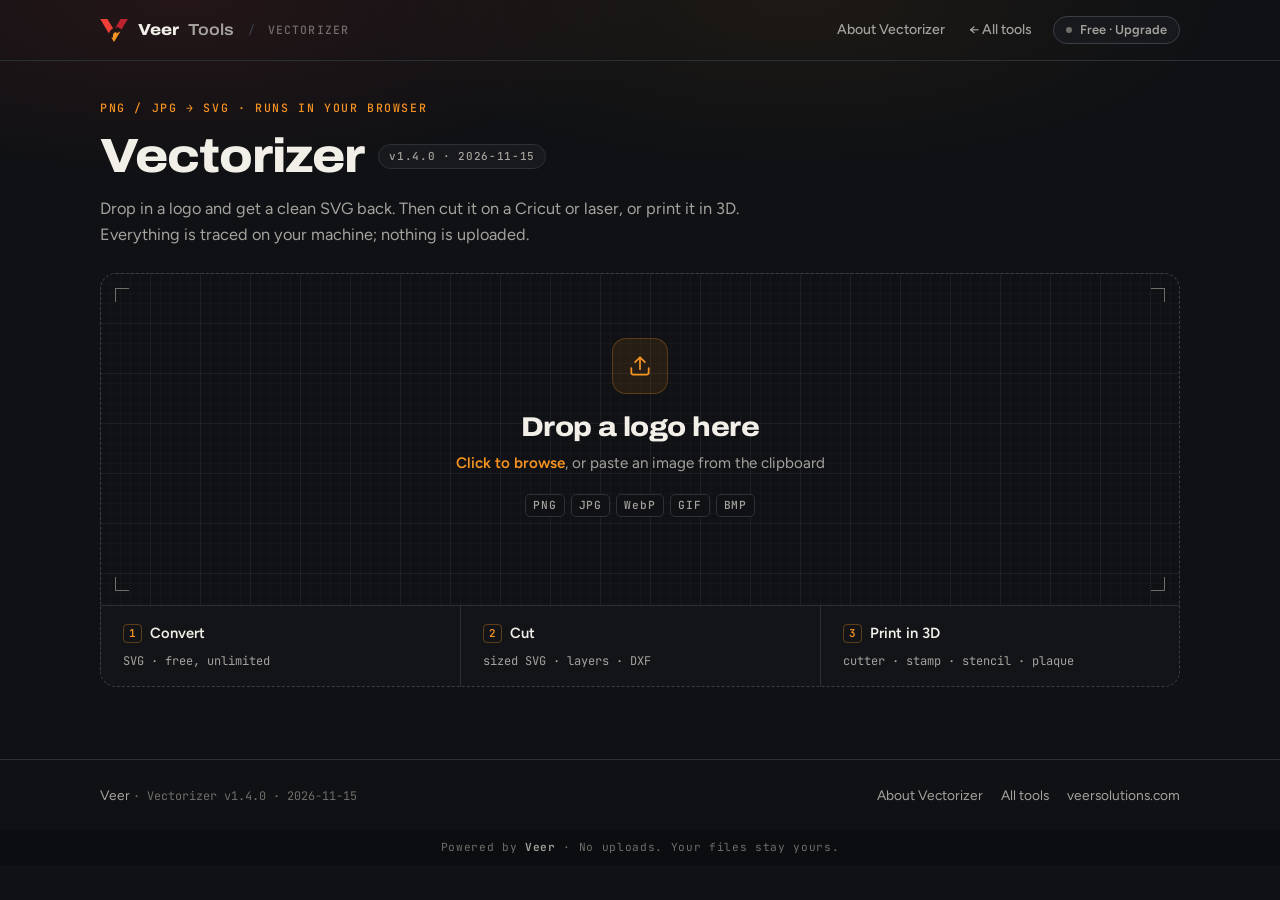
<file: vectorizer/app.html>
<!doctype html>
<html lang="en">
<head>
<meta charset="utf-8">
<meta name="viewport" content="width=device-width,initial-scale=1">
<title>Vectorizer · Veer Tools</title>
<meta name="description" content="Turn a PNG or JPG logo into a crisp, scalable SVG, traced entirely in your browser. Export cut files for Cricut and laser, or STL files for your 3D printer.">
<link rel="icon" type="image/svg+xml" href='data:image/svg+xml,<svg xmlns="http://www.w3.org/2000/svg" viewBox="0 0 79.9 66.6"><g transform="translate(-100.447,-44.954)"><path transform="matrix(1,0,0,-1,125.672,87.0075)" d="M0 0-25.225 42.053H-4.347L12.208 14.454C6.144 11.892 1.523 6.522 0 0" fill="%23ef4037"/><path transform="matrix(1,0,0,-1,145.9093,70.930309)" d="M0 0H1.884V3.96L10.637-1.095 16.258-4.341 34.443 25.976H13.564L-2.078-.103C-1.395-.035-.701 0 0 0" fill="%23bd222f"/><path transform="matrix(1,0,0,-1,156.546,82.131008)" d="M0 0-8.753-5.054V-1.033H-10.637C-12.896-1.033-15.034-1.928-16.658-3.551-18.283-5.177-19.178-7.314-19.178-9.574V-16.618H-23.83L-16.146-29.428 2.305 1.331Z" fill="%23f69322"/></g></svg>'>
<link rel="preconnect" href="https://fonts.googleapis.com">
<link rel="preconnect" href="https://fonts.gstatic.com" crossorigin>
<link href="https://fonts.googleapis.com/css2?family=Archivo:wdth,wght@62..125,600..900&family=Figtree:wght@400;500;600;700&family=JetBrains+Mono:wght@400;500;600&display=swap" rel="stylesheet">
<style>
/* Tokens copied from /assets/site.css (the app stays self-contained). */
:root{
  --bg:#0f1114; --bg-2:#131519; --panel:#17191d; --panel-2:#1e2126; --line:#2c3037; --line-2:#3a3f47;
  --tx:#f2efe9; --tx-2:#a5a39e; --tx-3:#6f6e6a;
  --red:#ef4037; --red-2:#bd222f; --orange:#f69322; --orange-hi:#ffa53d; --cream:#ffd9a1;
  --ok:#41c777; --warn:#f3d089;
  --display:"Archivo","Segoe UI",system-ui,sans-serif;
  --body:"Figtree","Segoe UI",system-ui,-apple-system,sans-serif;
  --mono:"JetBrains Mono",ui-monospace,"SFMono-Regular",Consolas,monospace;
  --r-sm:8px; --r:12px; --r-lg:16px;
  --wrap:1120px;
  /* legacy names still read by the app's JS (canvas text, verdict colours) */
  --panel2:var(--panel-2); --tx2:var(--tx-2); --pass:var(--ok); --red2:var(--red-2);
  color-scheme:dark;
}
*{box-sizing:border-box}
html{scroll-behavior:smooth;scroll-padding-top:76px}
@media (prefers-reduced-motion:reduce){ html{scroll-behavior:auto} *{transition:none!important;animation:none!important} }
html,body{margin:0;min-height:100%}
body{background:var(--bg);color:var(--tx);font:15px/1.6 var(--body);-webkit-font-smoothing:antialiased;text-rendering:optimizeLegibility;overflow-x:hidden}
a{color:inherit}
:focus-visible{outline:2px solid var(--orange);outline-offset:2px;border-radius:4px}
::selection{background:#f6932244}
h1,h2,h3{font-family:var(--display);font-stretch:112%;font-weight:800;letter-spacing:-.02em;line-height:1.08;margin:0;text-wrap:balance}
p{margin:0}
.wrap{max-width:var(--wrap);margin:0 auto;padding-left:max(20px,env(safe-area-inset-left,0px));padding-right:max(20px,env(safe-area-inset-right,0px))}
.eyebrow{font:500 .72rem/1 var(--mono);letter-spacing:.14em;text-transform:uppercase;color:var(--orange)}
.mono{font-family:var(--mono)}
.unit{font:500 12px/1 var(--mono);color:var(--tx-3)}
.mm-grid{background-color:var(--bg);
  background-image:
    linear-gradient(#ffffff0a 1px,transparent 1px),linear-gradient(90deg,#ffffff0a 1px,transparent 1px),
    linear-gradient(#ffffff05 1px,transparent 1px),linear-gradient(90deg,#ffffff05 1px,transparent 1px);
  background-size:50px 50px,50px 50px,10px 10px,10px 10px;background-position:-1px -1px}

/* ---- app bar ---- */
.appbar{border-bottom:1px solid var(--line);background:var(--bg)}
.bar{display:flex;align-items:center;gap:14px;height:60px}
.brand{display:flex;align-items:center;gap:10px;text-decoration:none;font-family:var(--display);font-stretch:112%;font-weight:800;font-size:1rem;letter-spacing:-.01em;white-space:nowrap}
.brand svg{width:28px;height:23px;flex:none}
.brand span{color:var(--tx-2);font-weight:600}
.crumb{color:var(--tx-3);font:500 .72rem/1 var(--mono);letter-spacing:.1em;text-transform:uppercase;white-space:nowrap}
.crumb::before{content:"/";margin-right:12px;color:var(--line-2)}
.barnav{margin-left:auto;display:flex;align-items:center;gap:2px}
.barnav a{color:var(--tx-2);text-decoration:none;font-size:.88rem;font-weight:500;padding:7px 11px;border-radius:var(--r-sm);white-space:nowrap}
.barnav a:hover{color:var(--tx);background:var(--panel)}
.plan{display:inline-flex;align-items:center;gap:8px;margin-left:8px;padding:7px 12px;border-radius:999px;cursor:pointer;white-space:nowrap;
  font:600 .8rem/1 var(--body);border:1px solid var(--line-2);background:var(--panel);color:var(--tx-2);transition:border-color .15s,color .15s}
.plan:hover{border-color:var(--orange);color:var(--tx)}
.plan .pip{width:6px;height:6px;border-radius:50%;background:var(--tx-3)}
.plan.pro{border-color:#6b4a1d;color:var(--cream);background:#2a1d0e}
.plan.pro .pip{background:var(--orange)}

/* ---- hero (kept short: the converter is the point) ---- */
.hero{padding:34px 0 26px}
body{background:radial-gradient(680px 260px at 14% 0%,#ef403718,transparent 70%) no-repeat,radial-gradient(620px 240px at 62% 0%,#f6932210,transparent 70%) no-repeat,var(--bg)}
.appbar{background:transparent}
.titlerow{display:flex;align-items:center;gap:14px;flex-wrap:wrap;margin:12px 0 12px}
h1{font-size:clamp(2rem,4.4vw,3rem)}
.build{font:500 11px/1 var(--mono);letter-spacing:.06em;color:var(--tx-2);border:1px solid var(--line);background:var(--panel);
  border-radius:999px;padding:6px 10px;white-space:nowrap}
.hero p.lede{color:var(--tx-2);max-width:64ch;font-size:1.02rem;line-height:1.6}

main{padding:0 0 72px}

/* ---- dropzone ---- */
#drop{position:relative;border:1px dashed var(--line-2);border-radius:var(--r-lg);cursor:pointer;overflow:hidden;
  transition:border-color .16s,box-shadow .16s;display:block}
#drop:hover,#drop.over{border-color:var(--orange);box-shadow:0 0 0 4px #f6932214}
#drop:focus-visible{outline:2px solid var(--orange);outline-offset:3px}
.drop-in{display:flex;flex-direction:column;align-items:center;text-align:center;padding:64px 24px 54px;position:relative}
.drop-ico{width:56px;height:56px;border-radius:14px;display:grid;place-items:center;background:#f693221a;border:1px solid #f6932240;margin-bottom:18px}
#drop .big{font-family:var(--display);font-stretch:112%;font-weight:800;font-size:clamp(1.3rem,2.6vw,1.7rem);letter-spacing:-.02em;line-height:1.15;margin:0 0 8px}
#drop .sub{color:var(--tx-2);font-size:.95rem;margin:0}
#drop .sub b{color:var(--orange);font-weight:600}
#drop kbd{font:500 .78rem/1 var(--mono);color:var(--tx);border:1px solid var(--line-2);border-bottom-width:2px;border-radius:5px;padding:2px 5px;background:var(--panel)}
.formats{display:flex;gap:6px;flex-wrap:wrap;justify-content:center;margin-top:18px}
.formats span{font:500 .7rem/1 var(--mono);letter-spacing:.08em;color:var(--tx-2);border:1px solid var(--line);border-radius:5px;padding:5px 7px;background:var(--bg)}
#dropMsg{margin:14px 0 0;font-size:.9rem;color:var(--orange);min-height:1.4em}
/* corner ticks: a cutting mat, not a generic upload box */
.tick{position:absolute;width:14px;height:14px;border-color:var(--tx-3);border-style:solid;border-width:0}
.tick.tl{top:14px;left:14px;border-top-width:1px;border-left-width:1px}
.tick.tr{top:14px;right:14px;border-top-width:1px;border-right-width:1px}
.tick.bl{bottom:14px;left:14px;border-bottom-width:1px;border-left-width:1px}
.tick.br{bottom:14px;right:14px;border-bottom-width:1px;border-right-width:1px}
.drop-stages{display:grid;grid-template-columns:repeat(3,minmax(0,1fr));border-top:1px solid var(--line);background:#131519e6}
.drop-stages div{padding:16px 22px;display:flex;flex-direction:column;gap:6px;min-width:0}
.drop-stages div+div{border-left:1px solid var(--line)}
.drop-stages b{font-size:.92rem;font-weight:600;display:flex;align-items:center;gap:8px}
.drop-stages b i{font:600 .68rem/1 var(--mono);font-style:normal;color:var(--orange);border:1px solid #f6932255;border-radius:4px;padding:3px 5px}
.drop-stages span{font:400 .75rem/1.5 var(--mono);color:var(--tx-2)}
input[type=file]{display:none}

/* ---- workspace ---- */
#work{display:none}

/* sticky stage nav */
.stagenav{position:sticky;top:0;z-index:15;margin:0 calc(-1 * max(20px,env(safe-area-inset-left,0px)));padding:0 max(20px,env(safe-area-inset-left,0px));
  background:#0f1114eb;backdrop-filter:saturate(140%) blur(10px);-webkit-backdrop-filter:saturate(140%) blur(10px);border-bottom:1px solid var(--line)}
.stagenav ol{list-style:none;margin:0;padding:0;display:flex;gap:4px;height:52px;align-items:center;overflow-x:auto;scrollbar-width:none}
.stagenav ol::-webkit-scrollbar{display:none}
.stagenav a{display:inline-flex;align-items:center;gap:9px;text-decoration:none;color:var(--tx-2);font-size:.88rem;font-weight:600;padding:8px 12px;border-radius:var(--r-sm);white-space:nowrap}
.stagenav a i{font:600 .68rem/1 var(--mono);font-style:normal;color:var(--tx-3);border:1px solid var(--line-2);border-radius:4px;padding:3px 5px}
.stagenav a:hover{color:var(--tx);background:var(--panel)}
.stagenav a.on{color:var(--tx)}
.stagenav a.on i{color:var(--orange);border-color:#f6932270}
.stagenav li.sep{width:18px;height:1px;background:var(--line-2);flex:none}

.stage{padding-top:34px}
.stage+.stage{margin-top:22px;border-top:1px solid var(--line);padding-top:38px}
.stage-head{display:flex;align-items:flex-end;justify-content:space-between;gap:12px 24px;flex-wrap:wrap;margin-bottom:20px}
.stage-head .eyebrow{display:block;margin-bottom:10px}
.stage-head h2{font-size:clamp(1.35rem,2.4vw,1.75rem)}
.stage-head p{color:var(--tx-2);font-size:.95rem;max-width:62ch;margin-top:8px}
.protag{display:inline-block;font:600 .62rem/1 var(--mono);letter-spacing:.1em;text-transform:uppercase;font-stretch:100%;
  color:var(--orange);border:1px solid #6b4a1d;background:#2a1d0e;border-radius:4px;padding:4px 6px;vertical-align:.32em;margin-left:6px}
.protag[hidden]{display:none}

/* before / after */
.panes{display:grid;grid-template-columns:minmax(0,1fr) minmax(0,1fr);gap:14px}
.pane{background:var(--panel);border:1px solid var(--line);border-radius:var(--r-lg);padding:12px;min-width:0}
.pane .phead{display:flex;align-items:center;justify-content:space-between;gap:10px;padding:2px 4px 10px;min-width:0}
.pane .phead h2{margin:0;font:600 .7rem/1 var(--mono);letter-spacing:.14em;text-transform:uppercase;color:var(--tx-2);font-stretch:100%;display:flex;align-items:center;gap:8px}
.pane .phead h2::before{content:"";width:7px;height:7px;border-radius:2px;background:var(--tx-3)}
.pane.out .phead h2{color:var(--tx)}
.pane.out .phead h2::before{background:var(--orange)}
.pane .meta{color:var(--tx-2);font:400 .72rem/1.4 var(--mono);text-align:right;min-width:0;overflow-wrap:anywhere}
.canvasbox{position:relative;height:min(420px,52vh);border-radius:10px;overflow:hidden;
  background:repeating-conic-gradient(#1b1e23 0% 25%,#15171b 0% 50%) 0 0/16px 16px;
  display:flex;align-items:center;justify-content:center;padding:14px}
.canvasbox.mm-grid{background-color:#121418;border:1px solid #ffffff08}
.canvasbox img{max-width:100%;max-height:100%;display:block}
#svgOut{width:100%;height:100%;display:flex;align-items:center;justify-content:center}
#svgOut svg{width:100%;height:100%}
.canvasbox.tracing::after{content:"Tracing…";position:absolute;inset:0;display:flex;align-items:center;justify-content:center;
  background:rgba(15,17,20,.74);color:var(--orange);font:500 .78rem/1 var(--mono);letter-spacing:.14em;text-transform:uppercase}

/* verdict */
#verdict{display:none;margin-top:14px;padding:12px 16px;border:1px solid var(--line);border-left:3px solid var(--vcolor,var(--ok));
  background:var(--panel);border-radius:0 var(--r) var(--r) 0;font-size:.92rem;color:var(--tx-2);align-items:center;gap:10px 14px;flex-wrap:wrap}
#verdict.show{display:flex}
#verdict .msg{color:var(--tx);font-weight:500}
#verdict .chips{display:flex;gap:6px;flex-wrap:wrap;margin-left:auto}
.chip{font:400 .72rem/1 var(--mono);color:var(--tx-2);border:1px solid var(--line);border-radius:6px;padding:6px 8px;background:var(--bg);white-space:nowrap}
.chip b{color:var(--tx);font-weight:600}

/* controls */
#controls{margin-top:14px;background:var(--panel);border:1px solid var(--line);border-radius:var(--r-lg);padding:20px 22px 22px}
.ctl-label{display:block;font:500 .68rem/1 var(--mono);letter-spacing:.14em;text-transform:uppercase;color:var(--tx-3);margin-bottom:10px}
.presets{display:inline-flex;flex-wrap:wrap;gap:4px;padding:4px;background:var(--bg);border:1px solid var(--line);border-radius:11px;max-width:100%}
.preset{font:600 .85rem/1 var(--body);color:var(--tx-2);border:0;border-radius:8px;padding:9px 14px;background:transparent;cursor:pointer;transition:color .14s,background .14s}
.preset:hover{color:var(--tx)}
.preset.on{background:var(--panel-2);color:var(--orange);box-shadow:inset 0 0 0 1px var(--line-2)}
.sliders{display:grid;grid-template-columns:repeat(4,minmax(0,1fr));gap:18px 28px;margin-top:22px}
.slider label{display:flex;justify-content:space-between;align-items:baseline;font-size:.86rem;color:var(--tx-2);margin-bottom:8px}
.slider label output{font:600 .82rem/1 var(--mono);color:var(--tx);min-width:2ch;text-align:right}
input[type=range]{-webkit-appearance:none;appearance:none;width:100%;height:22px;background:transparent;margin:0;cursor:pointer;accent-color:var(--orange)}
input[type=range]::-webkit-slider-runnable-track{height:4px;border-radius:4px;background:var(--line-2)}
input[type=range]::-moz-range-track{height:4px;border-radius:4px;background:var(--line-2)}
input[type=range]::-moz-range-progress{height:4px;border-radius:4px;background:var(--orange)}
input[type=range]::-webkit-slider-thumb{-webkit-appearance:none;width:16px;height:16px;margin-top:-6px;border-radius:50%;background:var(--orange);border:3px solid var(--bg);box-shadow:0 0 0 1px var(--orange)}
input[type=range]::-moz-range-thumb{width:12px;height:12px;border-radius:50%;background:var(--orange);border:3px solid var(--bg);box-shadow:0 0 0 1px var(--orange)}
input[type=range]:focus-visible{outline:none}
input[type=range]:focus-visible::-webkit-slider-thumb{box-shadow:0 0 0 1px var(--orange),0 0 0 5px #f6932240}
.opts{display:flex;flex-wrap:wrap;gap:12px 28px;align-items:center;margin-top:22px;padding-top:18px;border-top:1px solid var(--line)}
.check{display:flex;align-items:center;gap:9px;flex-wrap:wrap;font-size:.88rem;color:var(--tx-2)}
input[type=checkbox]{width:16px;height:16px;margin:0;accent-color:var(--orange);cursor:pointer;flex:none}
.check:has(input[type=checkbox]){flex-wrap:nowrap;align-items:flex-start;cursor:pointer}
.check:has(input[type=checkbox]) input{margin-top:.2em}
select{-webkit-appearance:none;appearance:none;font:500 .86rem/1.2 var(--body);color:var(--tx);background-color:var(--panel-2);
  background-image:url('data:image/svg+xml,<svg xmlns="http://www.w3.org/2000/svg" width="10" height="6" viewBox="0 0 10 6"><path d="M1 1l4 4 4-4" fill="none" stroke="%23a5a39e" stroke-width="1.5" stroke-linecap="round"/></svg>');
  background-repeat:no-repeat;background-position:right 11px center;border:1px solid var(--line-2);border-radius:var(--r-sm);padding:8px 32px 8px 11px;cursor:pointer;max-width:100%}
select:hover{border-color:var(--orange)}
select:focus-visible{outline:2px solid var(--orange);outline-offset:1px}
#bgHint{color:var(--tx-3);font-size:.8rem;flex-basis:100%}
#bgNote{font-size:.82rem}
#bgNote:empty{display:none}

/* buttons */
.actions{display:flex;gap:10px;flex-wrap:wrap;align-items:center;margin-top:20px}
.btn{display:inline-flex;align-items:center;justify-content:center;gap:8px;font:600 .9rem/1 var(--body);border-radius:10px;cursor:pointer;
  padding:12px 18px;border:1px solid var(--line-2);background:var(--panel-2);color:var(--tx);transition:border-color .14s,background .14s,transform .14s}
.btn:hover{border-color:var(--orange)}
.btn.primary{background:var(--orange);border-color:var(--orange);color:#1a0f02}
.btn.primary:hover{background:var(--orange-hi);border-color:var(--orange-hi);transform:translateY(-1px)}
.btn.ghost{background:transparent;border-color:transparent;color:var(--tx-2)}
.btn.ghost:hover{color:var(--tx);border-color:var(--line-2)}
.btn:disabled{opacity:.45;cursor:not-allowed;transform:none}
.btn svg{width:16px;height:16px;flex:none}
.actions .push{margin-left:auto}

/* stage 2: maker exports */
.maker{background:var(--panel);border:1px solid var(--line);border-radius:var(--r-lg);padding:20px 22px 22px}
.maker-row{display:flex;align-items:center;gap:10px;flex-wrap:wrap;font-size:.88rem;color:var(--tx-2)}
.maker-row label{color:var(--tx)}
#mmH{font:400 .8rem/1 var(--mono);color:var(--tx-2)}
.num{display:inline-flex;align-items:center;border:1px solid var(--line-2);border-radius:var(--r-sm);background:var(--panel-2);padding-right:10px;transition:border-color .14s}
.num:focus-within{border-color:var(--orange)}
.num input{border:0!important;background:transparent!important;outline:none!important}
input[type=number]{font:500 .86rem/1.2 var(--mono);color:var(--tx);background:var(--panel-2);border:1px solid var(--line-2);border-radius:var(--r-sm);padding:8px 4px 8px 10px;width:78px}
input[type=number]:focus{outline:none;border-color:var(--orange)}
.maker .actions{margin-top:18px}
.ex-grid{display:grid;grid-template-columns:repeat(4,minmax(0,1fr));gap:10px;margin-top:18px}
.ex-grid .btn{flex-direction:column;align-items:flex-start;justify-content:flex-start;gap:6px;text-align:left;padding:14px 16px;line-height:1.25;min-width:0}
.ex-grid .btn small{font:400 .72rem/1.4 var(--mono);color:var(--tx-2)}
.ex-grid .btn.primary small{color:#3a2306}
#makerMsg{font-size:.86rem;color:var(--tx-2);margin-top:12px;min-height:1.3em}
#makerMsg:empty{margin-top:0}
#makerMsg.ok{color:var(--ok)} #makerMsg.err{color:var(--red)}

/* stage 3: Print it in 3D */
#p3d{background:var(--panel);border:1px solid var(--line);border-radius:var(--r-lg);padding:20px 22px 22px}
.seg{display:flex;flex-wrap:wrap;gap:4px;padding:4px;background:var(--bg);border:1px solid var(--line);border-radius:11px;width:max-content;max-width:100%}
.seg button{font:600 .86rem/1 var(--body);color:var(--tx-2);background:transparent;border:0;border-radius:8px;padding:10px 15px;cursor:pointer;transition:color .14s,background .14s}
.seg button:hover{color:var(--tx)}
.seg button.on{background:var(--panel-2);color:var(--orange);box-shadow:inset 0 0 0 1px var(--line-2)}
.seg button:focus-visible{outline:2px solid var(--orange);outline-offset:1px}
.p3-body{display:grid;grid-template-columns:minmax(0,320px) minmax(0,1fr);gap:24px;margin-top:20px;align-items:start}
.p3-opts{display:flex;flex-direction:column;gap:12px;min-width:0}
.p3f{display:flex;flex-direction:column;gap:12px;padding-top:12px;border-top:1px solid var(--line)}
.p3f[hidden]{display:none}
.fld{display:flex;align-items:center;gap:8px 10px;flex-wrap:wrap;font-size:.88rem;color:var(--tx-2)}
.fld>label{flex:1;min-width:110px;color:var(--tx-2)}
.fld .u{display:inline-flex;align-items:center;gap:7px;font:500 12px/1 var(--mono);color:var(--tx-3)}
.fld .sub{width:100%;font:400 .74rem/1 var(--mono);color:var(--tx-3);text-align:right;margin-top:-4px}
.fld .sub:empty{display:none}
.fld input[type=number]{width:78px}
.fld select{min-width:180px}
.fld input[type=color]{width:42px;height:34px;padding:3px;border:1px solid var(--line-2);border-radius:var(--r-sm);background:var(--panel-2);cursor:pointer}
.fld input[type=color]:focus-visible{outline:2px solid var(--orange)}
#p3d .check{margin:0;color:var(--tx)}
.hint{font-size:.82rem;line-height:1.55;color:var(--tx-2);padding-left:12px;border-left:2px solid var(--line-2)}
.lchips{display:flex;flex-wrap:wrap;gap:6px}
.lchip{display:inline-flex;align-items:center;gap:7px;font:600 .74rem/1 var(--mono);color:var(--tx-2);background:var(--bg);
  border:1px dashed var(--line-2);border-radius:999px;padding:5px 10px 5px 5px;cursor:pointer;transition:border-color .14s,color .14s}
.lchip i{width:16px;height:16px;border-radius:50%;box-shadow:inset 0 0 0 1px #0007;opacity:.35}
.lchip.on{color:var(--tx);border-style:solid;background:var(--panel-2)}
.lchip.on i{opacity:1}
.lchip:hover{border-color:var(--orange)}
.lchip:focus-visible{outline:2px solid var(--orange)}
.p3-prev{min-width:0;border:1px solid var(--line);border-radius:var(--r);padding:10px;position:relative}
.p3-prev::before{content:"Top view · preview";position:absolute;top:12px;left:14px;font:500 .64rem/1 var(--mono);letter-spacing:.14em;text-transform:uppercase;color:var(--tx-3);pointer-events:none}
#p3Canvas{display:block;width:100%}
.legend{display:flex;flex-wrap:wrap;gap:6px 16px;font-size:.8rem;color:var(--tx-2);padding:8px 6px 0}
.legend span{display:inline-flex;align-items:center;gap:7px}
.legend i{width:10px;height:10px;border-radius:3px}
.p3-info{font:400 .78rem/1.5 var(--mono);color:var(--tx-2);padding:6px 6px 2px}
.p3-info:empty{display:none}
.p3-info b{color:var(--tx);font-weight:600;font-size:.9rem}
#p3Warn .warn,#p3Warn .note{margin-top:12px;font-size:.86rem;line-height:1.5;border-radius:0 var(--r-sm) var(--r-sm) 0;padding:10px 14px}
#p3Warn .warn{background:#211a0c;border:1px solid #4d3a12;border-left:3px solid var(--warn);color:var(--warn)}
#p3Warn .note{background:var(--bg-2);border:1px solid var(--line);border-left:3px solid var(--line-2);color:var(--tx-2)}
#p3d .actions{margin-top:20px;padding-top:18px;border-top:1px solid var(--line)}
#p3Msg{font:400 .8rem/1.4 var(--mono);color:var(--tx-2)}
#p3Msg.ok{color:var(--ok)} #p3Msg.err{color:var(--red)}
.fine{font:400 .74rem/1.4 var(--mono);color:var(--tx-3);margin-left:auto}

/* ---- footer ---- */
footer{border-top:1px solid var(--line);color:var(--tx-2);font-size:.86rem}
.foot{display:flex;gap:10px 24px;flex-wrap:wrap;align-items:center;padding-top:24px;padding-bottom:24px}
.foot nav{display:flex;gap:18px;flex-wrap:wrap;margin-left:auto}
footer a{color:var(--tx-2);text-decoration:none}
footer a:hover{color:var(--tx)}
#buildFoot{font:400 .74rem/1 var(--mono);color:var(--tx-3)}
.powered{background:#0b0d10;padding:10px 0 11px;font:400 .7rem/1.3 var(--mono);letter-spacing:.06em;color:var(--tx-3);text-align:center}
.powered a{color:var(--tx-2);font-weight:600}

/* ---- Pro dialog ---- */
dialog#pro{width:min(600px,calc(100vw - 32px));max-height:calc(100vh - 32px);overflow:auto;padding:0;border:1px solid var(--line-2);
  border-radius:var(--r-lg);background:var(--panel);color:var(--tx);box-shadow:0 30px 80px #000b}
dialog#pro::backdrop{background:#05070acc;backdrop-filter:blur(3px)}
dialog#pro [hidden]{display:none!important}
.pro-in{padding:26px 26px 22px;display:flex;flex-direction:column;gap:18px}
.pro-head{display:flex;align-items:flex-start;gap:12px}
.pro-head .eyebrow{display:block;margin-bottom:10px}
.pro-head h2{font-size:1.55rem}
.pro-head p{margin:8px 0 0;color:var(--tx-2);font-size:.92rem;line-height:1.5}
.pro-x{margin-left:auto;flex:none;width:34px;height:34px;padding:0;border-radius:var(--r-sm);font-size:20px;line-height:1;
  background:var(--panel-2);border:1px solid var(--line-2);color:var(--tx);cursor:pointer}
.pro-x:hover{border-color:var(--orange)}
.tiers{display:grid;grid-template-columns:minmax(0,.85fr) minmax(0,1.15fr);gap:12px}
@media (max-width:560px){.tiers{grid-template-columns:minmax(0,1fr)}}
.tier{border:1px solid var(--line);border-radius:var(--r);padding:16px;display:flex;flex-direction:column;gap:12px;background:var(--bg-2);min-width:0}
.tier.hi{border-color:#f6932288;background:linear-gradient(180deg,#24190c 0%,var(--bg-2) 75%)}
.tier .nm{font:600 .68rem/1 var(--mono);letter-spacing:.14em;text-transform:uppercase;color:var(--tx-2)}
.tier.hi .nm{color:var(--orange)}
.tier .pr{font-family:var(--display);font-stretch:112%;font-size:1.9rem;font-weight:800;letter-spacing:-.02em;line-height:1}
.tier .pr small{font:400 .72rem/1 var(--mono);color:var(--tx-2);letter-spacing:0;font-stretch:100%}
.tier ul{margin:0;padding:0;list-style:none;display:flex;flex-direction:column;gap:7px;font-size:.84rem;color:var(--tx-2);flex:1}
.tier li{padding-left:16px;position:relative;line-height:1.4}
.tier li:before{content:"";position:absolute;left:1px;top:.5em;width:6px;height:6px;border-radius:2px;background:var(--line-2)}
.tier.hi li{color:var(--tx)}
.tier.hi li:before{background:var(--orange)}
a.buy{display:block;text-align:center;text-decoration:none;font:600 .92rem/1 var(--body);border-radius:10px;
  padding:13px 16px;background:var(--orange);border:1px solid var(--orange);color:#1a0f02}
a.buy:hover{background:var(--orange-hi)}
a.buy.off{opacity:.45;pointer-events:none}
.keyrow{border-top:1px solid var(--line);padding-top:16px;display:flex;flex-direction:column;gap:8px}
.keyrow label{font-size:.86rem;color:var(--tx-2)}
.keyrow .in{display:flex;gap:8px}
.keyrow input{flex:1;min-width:0;font:.82rem var(--mono);color:var(--tx);background:var(--bg);border:1px solid var(--line-2);border-radius:var(--r-sm);padding:10px 12px}
.keyrow input:focus{outline:none;border-color:var(--orange)}
#proMsg{font-size:.86rem;min-height:1.2em;color:var(--tx-2)}
#proMsg:empty{display:none}
#proMsg.err{color:var(--red)} #proMsg.ok{color:var(--ok)}
.owned dl{display:grid;grid-template-columns:110px minmax(0,1fr);gap:8px 12px;margin:0;font-size:.9rem}
.owned dt{color:var(--tx-2);font:500 .72rem/1.9 var(--mono);letter-spacing:.08em;text-transform:uppercase} .owned dd{margin:0;overflow-wrap:anywhere}
.pro-foot{font-size:.78rem;color:var(--tx-3);line-height:1.5}

/* ---- responsive ---- */
@media (max-width:980px){
  .sliders{grid-template-columns:repeat(2,minmax(0,1fr))}
  .ex-grid{grid-template-columns:repeat(2,minmax(0,1fr))}
}
@media (max-width:760px){
  body{font-size:15px}
  .crumb,.barnav .hide-sm{display:none}
  .hero{padding:24px 0 20px}
  .panes{grid-template-columns:minmax(0,1fr)}
  .canvasbox{height:min(300px,42vh)}
  #verdict .chips{margin-left:0}
  .p3-body{grid-template-columns:minmax(0,1fr)}
  .drop-in{padding:44px 20px 38px}
  .drop-stages div{padding:12px 10px;align-items:center;text-align:center}
  .drop-stages b{flex-direction:column;gap:6px;font-size:.84rem}
  .drop-stages span{display:none}
  .foot nav{margin-left:0}
  .stage{padding-top:26px}
  .stage+.stage{padding-top:30px}
  #controls,.maker,#p3d{padding:16px}
  .stagenav li.sep{display:none}
  .stagenav a{padding:8px 9px}
  .fine{margin-left:0;flex-basis:100%}
}
@media (max-width:520px){
  .sliders{grid-template-columns:minmax(0,1fr);gap:14px}
  .ex-grid{grid-template-columns:minmax(0,1fr)}
  .presets,.seg{display:grid;grid-template-columns:1fr 1fr;width:100%}
  .preset,.seg button{padding:10px 8px}
  .actions .btn{flex:1 1 auto}
  .actions .btn.ghost{flex:0 1 auto}
  .fld select{min-width:0;flex:1}
  #bgHint{display:none}
  .barnav a{padding:7px 8px;font-size:.84rem}
  .brand{font-size:0;gap:0}
  .bar{gap:8px}
  .plan{margin-left:2px;padding:7px 10px}
}
</style>
</head>
<body>

<header class="appbar">
  <div class="wrap bar">
    <a class="brand" href="../" aria-label="Veer Tools, all tools">
      <svg viewBox="0 0 79.9 66.6" aria-hidden="true"><g transform="translate(-100.447,-44.954)"><path transform="matrix(1,0,0,-1,125.672,87.0075)" d="M0 0-25.225 42.053H-4.347L12.208 14.454C6.144 11.892 1.523 6.522 0 0" fill="#ef4037"/><path transform="matrix(1,0,0,-1,145.9093,70.930309)" d="M0 0H1.884V3.96L10.637-1.095 16.258-4.341 34.443 25.976H13.564L-2.078-.103C-1.395-.035-.701 0 0 0" fill="#bd222f"/><path transform="matrix(1,0,0,-1,156.546,82.131008)" d="M0 0-8.753-5.054V-1.033H-10.637C-12.896-1.033-15.034-1.928-16.658-3.551-18.283-5.177-19.178-7.314-19.178-9.574V-16.618H-23.83L-16.146-29.428 2.305 1.331Z" fill="#f69322"/></g></svg>
      Veer <span>Tools</span>
    </a>
    <span class="crumb">Vectorizer</span>
    <nav class="barnav" aria-label="Vectorizer">
      <a href="./">About<span class="hide-sm"> Vectorizer</span></a>
      <a class="back" href="../">← All tools</a>
      <button type="button" class="plan" id="planChip" title="Plan and license"><span class="pip"></span><span id="planTxt">Free · Upgrade</span></button>
    </nav>
  </div>
</header>

<main>
  <div class="wrap">

    <div class="hero">
      <span class="eyebrow">PNG / JPG → SVG · runs in your browser</span>
      <div class="titlerow">
        <h1>Vectorizer</h1>
        <span class="build" id="build"></span>
      </div>
      <p class="lede">Drop in a logo and get a clean SVG back. Then cut it on a Cricut or laser, or print it in 3D.
         Everything is traced on your machine; nothing is uploaded.</p>
    </div>

    <div id="drop" class="mm-grid" role="button" tabindex="0" aria-label="Choose an image to convert">
      <div class="drop-in">
        <span class="tick tl"></span><span class="tick tr"></span><span class="tick bl"></span><span class="tick br"></span>
        <div class="drop-ico">
          <svg width="26" height="26" viewBox="0 0 24 24" fill="none" stroke="#f69322" stroke-width="1.6" stroke-linecap="round" stroke-linejoin="round" aria-hidden="true">
            <path d="M12 15V4"/><path d="M7.5 8.5 12 4l4.5 4.5"/><path d="M4 14v4a2 2 0 0 0 2 2h12a2 2 0 0 0 2-2v-4"/>
          </svg>
        </div>
        <div class="big">Drop a logo here</div>
        <p class="sub"><b>Click to browse</b>, or paste an image from the clipboard</p>
        <div class="formats" aria-label="Supported formats"><span>PNG</span><span>JPG</span><span>WebP</span><span>GIF</span><span>BMP</span></div>
        <p id="dropMsg" role="status"></p>
        <input type="file" id="file" accept="image/*">
      </div>
      <div class="drop-stages" aria-hidden="true">
        <div><b><i>1</i>Convert</b><span>SVG · free, unlimited</span></div>
        <div><b><i>2</i>Cut</b><span>sized SVG · layers · DXF</span></div>
        <div><b><i>3</i>Print in 3D</b><span>cutter · stamp · stencil · plaque</span></div>
      </div>
    </div>

    <div id="work">
      <nav class="stagenav" aria-label="Stages">
        <ol>
          <li><a href="#stConvert" data-st="stConvert" class="on"><i>1</i>Convert</a></li>
          <li class="sep" aria-hidden="true"></li>
          <li><a href="#stCut" data-st="stCut"><i>2</i>Cut &amp; laser</a></li>
          <li class="sep" aria-hidden="true"></li>
          <li><a href="#stPrint" data-st="stPrint"><i>3</i>Print in 3D</a></li>
        </ol>
      </nav>

      <section class="stage" id="stConvert" aria-labelledby="stConvertTitle">
        <div class="stage-head">
          <div>
            <span class="eyebrow">Stage 1 · Convert</span>
            <h2 id="stConvertTitle">Trace to SVG</h2>
          </div>
        </div>
        <div class="panes">
          <div class="pane">
            <div class="phead"><h2>Original</h2><div class="meta" id="origMeta"></div></div>
            <div class="canvasbox"><img id="origImg" alt="Original image"></div>
          </div>
          <div class="pane out">
            <div class="phead"><h2>SVG</h2><div class="meta" id="svgMeta"></div></div>
            <div class="canvasbox mm-grid" id="svgBox"><div id="svgOut"></div></div>
          </div>
        </div>

        <div id="verdict">
          <span class="msg" id="verdictMsg"></span>
          <span class="chips" id="verdictChips"></span>
        </div>

        <div id="controls">
          <span class="ctl-label" id="presetLbl">Preset</span>
          <div class="presets" id="presets" role="group" aria-labelledby="presetLbl"><button class="preset on" data-p="logo">Logo</button><button class="preset" data-p="simple">Simple mark</button><button class="preset" data-p="bw">Black &amp; white</button><button class="preset" data-p="detail">Detailed art</button></div>
          <div class="sliders">
            <div class="slider">
              <label for="colors">Colors <output id="colorsOut">8</output></label>
              <input type="range" id="colors" min="2" max="24" step="1" value="8">
            </div>
            <div class="slider">
              <label for="detail">Detail <output id="detailOut">5</output></label>
              <input type="range" id="detail" min="1" max="10" step="1" value="5">
            </div>
            <div class="slider">
              <label for="smooth">Smoothing <output id="smoothOut">0</output></label>
              <input type="range" id="smooth" min="0" max="5" step="1" value="0">
            </div>
            <div class="slider">
              <label for="speckle">Speckle removal <output id="speckleOut">8</output></label>
              <input type="range" id="speckle" min="0" max="60" step="1" value="8">
            </div>
          </div>
          <div class="opts">
            <label class="check">
              Background
              <select id="removebg">
                <option value="edges" selected>Remove backdrop only</option>
                <option value="all">Remove backdrop + enclosed areas</option>
                <option value="off">Keep it</option>
              </select>
              <span id="bgNote" style="color:var(--orange)"></span>
            </label>
            <label class="check">
              <input type="checkbox" id="rightangle" checked>
              Snap near-right angles <span style="color:var(--tx-3)">(keeps geometric logos sharp)</span>
            </label>
            <span id="bgHint">Enclosed areas are holes inside the mark: letter counters, a donut centre.</span>
          </div>
          <div class="actions">
            <button class="btn primary" id="download"><svg viewBox="0 0 24 24" fill="none" stroke="currentColor" stroke-width="2" stroke-linecap="round" stroke-linejoin="round" aria-hidden="true"><path d="M12 4v11"/><path d="m7.5 10.5 4.5 4.5 4.5-4.5"/><path d="M5 20h14"/></svg>Download SVG</button>
            <button class="btn" id="copy">Copy SVG code</button>
            <button class="btn ghost push" id="reset">Start over</button>
          </div>
        </div>
      </section>

      <section class="stage" id="stCut" aria-labelledby="stCutTitle">
        <div class="stage-head">
          <div>
            <span class="eyebrow">Stage 2 · Cut &amp; laser</span>
            <h2 id="stCutTitle">Maker exports<span class="protag" id="makerTag">Pro</span></h2>
            <p class="maker-sub">Real-world size, layered by colour. Ready for Cricut Design Space, LightBurn and Inkscape.</p>
          </div>
        </div>
        <div class="maker">
          <div class="maker-row">
            <label for="mmW">Output width</label>
            <span class="num"><input type="number" id="mmW" value="100" min="1" max="5000" step="1"><span class="unit">mm</span></span>
            <span id="mmH"></span>
          </div>
          <label class="check" style="margin:2px 0 12px">
            <input type="checkbox" id="stacked">
            Stacked shapes <span style="color:var(--tx-3)">(each colour fills in under the colours above it, like a hand-built logo or layered vinyl)</span>
          </label>
          <div class="ex-grid">
            <button class="btn primary" id="exSized">Sized SVG, layers grouped<small>one file · groups per colour</small></button>
            <button class="btn" id="exLayers">One SVG per colour (.zip)<small>a file per mat or pass</small></button>
            <button class="btn" id="exDxf">DXF for laser<small>outlines in mm</small></button>
            <button class="btn" id="exBatch">Batch convert files…<small>a folder of logos at once</small></button>
          </div>
          <input type="file" id="batchFile" accept="image/png,image/jpeg,image/webp,image/gif,image/bmp" multiple hidden>
          <div id="makerMsg" role="status"></div>
        </div>
      </section>

      <section class="stage" id="stPrint" aria-labelledby="p3Title">
        <div class="stage-head">
          <div>
            <span class="eyebrow">Stage 3 · Print in 3D</span>
            <h2 id="p3Title">Print it in 3D <span class="protag" id="p3Tag">Pro</span></h2>
            <p>Turn this trace into a cookie cutter, a stamp, a paint stencil or a multi-colour plaque. The preview is free; the STL download is Pro.</p>
          </div>
        </div>
      <div id="p3d">
        <div class="seg" id="p3Seg" role="tablist" aria-label="What to make">
          <button type="button" role="tab" aria-selected="true" class="on" data-m="cutter">Cookie cutter</button>
          <button type="button" role="tab" aria-selected="false" data-m="stamp">Stamp</button>
          <button type="button" role="tab" aria-selected="false" data-m="stencil">Stencil</button>
          <button type="button" role="tab" aria-selected="false" data-m="plaque">Multi-colour plaque</button>
        </div>
        <div class="p3-body">
          <div class="p3-opts">
            <div class="fld"><label for="p3W">Width</label><span class="u"><input type="number" id="p3W" value="100" min="10" max="400" step="1"> mm</span><span class="sub" id="p3H"></span></div>
            <div class="fld"><label>Colours to use</label><div class="lchips" id="p3Layers"></div></div>

            <div class="p3f" data-m="cutter">
              <div class="fld"><label for="cH">Height</label><span class="u"><input type="number" id="cH" value="15" min="5" max="40" step="0.5"> mm</span></div>
              <div class="fld"><label for="cWall">Wall</label><span class="u"><input type="number" id="cWall" value="1" min="0.6" max="3" step="0.1"> mm</span></div>
              <div class="fld"><label for="cFw">Flange width</label><span class="u"><input type="number" id="cFw" value="3.5" min="0.5" max="10" step="0.5"> mm</span></div>
              <div class="fld"><label for="cFt">Flange thickness</label><span class="u"><input type="number" id="cFt" value="1.6" min="0.6" max="5" step="0.2"> mm</span></div>
              <p class="hint">Follows the outside outline. A 1 mm wall prints as 2–3 lines with a 0.4 mm nozzle and cuts cleanly.</p>
            </div>
            <div class="p3f" data-m="stamp" hidden>
              <div class="fld"><label for="sR">Relief height</label><span class="u"><input type="number" id="sR" value="1.6" min="0.4" max="6" step="0.2"> mm</span></div>
              <div class="fld"><label for="sB">Base thickness</label><span class="u"><input type="number" id="sB" value="3" min="1" max="10" step="0.2"> mm</span></div>
              <div class="fld"><label for="sShape">Base shape</label><select id="sShape"><option value="outline">Follow the outline</option><option value="rect">Rounded rectangle</option><option value="circle">Circle</option></select></div>
              <div class="fld"><label for="sM">Margin</label><span class="u"><input type="number" id="sM" value="4" min="1" max="20" step="0.5"> mm</span></div>
              <p class="hint">For cookies, clay and fondant. The file is mirrored so the impression reads the right way round.</p>
            </div>
            <div class="p3f" data-m="stencil" hidden>
              <div class="fld"><label for="tT">Thickness</label><span class="u"><input type="number" id="tT" value="0.8" min="0.4" max="3" step="0.2"> mm</span></div>
              <div class="fld"><label for="tM">Border</label><span class="u"><input type="number" id="tM" value="10" min="2" max="40" step="1"> mm</span></div>
              <label class="check"><input type="checkbox" id="tBr" checked> Add bridges so enclosed centres stay attached</label>
              <div class="fld"><label for="tBw">Bridge width</label><span class="u"><input type="number" id="tBw" value="1.6" min="0.8" max="5" step="0.2"> mm</span></div>
              <p class="hint">For spray paint, signs, shirts and walls. Bridges keep the middle of letters like O, A and B from falling out.</p>
            </div>
            <div class="p3f" data-m="plaque" hidden>
              <div class="fld"><label for="pR">Colour height</label><span class="u"><input type="number" id="pR" value="1.2" min="0.2" max="6" step="0.2"> mm</span></div>
              <div class="fld"><label for="pB">Base thickness</label><span class="u"><input type="number" id="pB" value="2.4" min="0.6" max="10" step="0.2"> mm</span></div>
              <div class="fld"><label for="pShape">Base shape</label><select id="pShape"><option value="outline">Follow the outline</option><option value="rect">Rounded rectangle</option><option value="circle">Circle</option></select></div>
              <div class="fld"><label for="pM">Margin</label><span class="u"><input type="number" id="pM" value="3" min="1" max="20" step="0.5"> mm</span></div>
              <div class="fld"><label for="pCol">Base colour</label><input type="color" id="pCol" value="#2b2f36"></div>
              <label class="check"><input type="checkbox" id="pMag"> Magnet pocket underneath (fridge magnet)</label>
              <div class="fld"><label for="pMd">Magnet</label><span class="u"><input type="number" id="pMd" value="10" min="3" max="40" step="0.5" aria-label="Magnet diameter"> × <input type="number" id="pMt" value="2" min="0.5" max="6" step="0.1" aria-label="Magnet thickness"> mm</span></div>
              <p class="hint">One STL per colour for an AMS. Import them together in Bambu Studio as one object with multiple parts.</p>
            </div>
          </div>
          <div class="p3-prev mm-grid">
            <canvas id="p3Canvas" aria-label="Top-down preview of the printable part"></canvas>
            <div class="legend" id="p3Legend"></div>
            <div class="p3-info" id="p3Info"></div>
          </div>
        </div>
        <div id="p3Warn"></div>
        <div class="actions">
          <button class="btn primary" id="p3Dl" type="button">Download STL</button>
          <span id="p3Msg" role="status"></span>
          <span class="fine">Binary STL · millimetres · Bambu Studio, OrcaSlicer, PrusaSlicer</span>
        </div>
      </div>
      </section>
    </div>

  </div>
</main>


<dialog id="pro" aria-labelledby="proTitle">
  <div class="pro-in">
    <div class="pro-head">
      <div>
        <span class="eyebrow">One-time purchase · works offline</span>
        <h2 id="proTitle">Vectorizer Pro</h2>
        <p id="proSub">The free converter stays free. Pro adds the exports makers need, and 3D-printable files.</p>
      </div>
      <button type="button" class="pro-x" id="proClose" aria-label="Close">&times;</button>
    </div>
    <div id="proBuy">
      <div class="tiers">
        <div class="tier">
          <div class="nm">Free</div>
          <div class="pr">$0</div>
          <ul>
            <li>Unlimited PNG/JPG to SVG</li>
            <li>Background removal</li>
            <li>Copy SVG code</li>
            <li>Nothing uploaded, ever</li>
          </ul>
        </div>
        <div class="tier hi">
          <div class="nm">Pro</div>
          <div class="pr"><span id="pricePro">$19</span> <small>one-time</small></div>
          <ul>
            <li>Exports at real size in mm</li>
            <li>Colour layers grouped, or one file per colour</li>
            <li>DXF for laser cutters</li>
            <li>Batch convert a whole folder</li>
            <li>STL cookie cutters, stamps, stencils and multi-colour plaques</li>
            <li>All future Vectorizer updates</li>
          </ul>
          <a class="buy" id="buyPro" target="_blank" rel="noopener">Get Pro</a>
        </div>
      </div>
    </div>
    <div class="owned" id="proOwned" hidden>
      <dl>
        <dt>Plan</dt><dd id="ownTier"></dd>
        <dt>Licensed to</dt><dd id="ownEmail"></dd>
        <dt>Key</dt><dd id="ownKey"></dd>
        <dt>Checked</dt><dd id="ownChecked"></dd>
      </dl>
    </div>
    <div class="keyrow" id="proKeyRow">
      <label for="proKey">Already bought it? Paste the license key from your receipt email.</label>
      <div class="in">
        <input type="text" id="proKey" placeholder="XXXXXXXX-XXXX-XXXX-XXXX-XXXXXXXXXXXX" autocomplete="off" spellcheck="false">
        <button type="button" class="btn" id="proActivate">Unlock</button>
      </div>
    </div>
    <div id="proMsg" role="status"></div>
    <div class="pro-foot" id="proFoot">Unlocking needs an internet connection once. After that, Vectorizer works offline and checks in now and then while you're online.</div>
    <div id="proManage" hidden><button type="button" class="btn" id="proRemove">Remove from this browser</button></div>
  </div>
</dialog>
<footer>
  <div class="wrap foot">
    <span>Veer <span id="buildFoot"></span></span>
    <nav aria-label="Footer">
      <a href="./">About Vectorizer</a>
      <a href="../">All tools</a>
      <a href="https://veersolutions.com">veersolutions.com</a>
    </nav>
  </div>
  <div class="powered">
    <div class="wrap">Powered by <a href="https://veersolutions.com" rel="noopener">Veer</a> · No uploads. Your files stay yours.</div>
  </div>
</footer>

<script>
/*
	imagetracer.js version 1.2.6
	Simple raster image tracer and vectorizer written in JavaScript.
	andras@jankovics.net
*/

/*

The Unlicense / PUBLIC DOMAIN

This is free and unencumbered software released into the public domain.

Anyone is free to copy, modify, publish, use, compile, sell, or
distribute this software, either in source code form or as a compiled
binary, for any purpose, commercial or non-commercial, and by any
means.

In jurisdictions that recognize copyright laws, the author or authors
of this software dedicate any and all copyright interest in the
software to the public domain. We make this dedication for the benefit
of the public at large and to the detriment of our heirs and
successors. We intend this dedication to be an overt act of
relinquishment in perpetuity of all present and future rights to this
software under copyright law.

THE SOFTWARE IS PROVIDED "AS IS", WITHOUT WARRANTY OF ANY KIND,
EXPRESS OR IMPLIED, INCLUDING BUT NOT LIMITED TO THE WARRANTIES OF
MERCHANTABILITY, FITNESS FOR A PARTICULAR PURPOSE AND NONINFRINGEMENT.
IN NO EVENT SHALL THE AUTHORS BE LIABLE FOR ANY CLAIM, DAMAGES OR
OTHER LIABILITY, WHETHER IN AN ACTION OF CONTRACT, TORT OR OTHERWISE,
ARISING FROM, OUT OF OR IN CONNECTION WITH THE SOFTWARE OR THE USE OR
OTHER DEALINGS IN THE SOFTWARE.

For more information, please refer to http://unlicense.org/

*/

(function(){ 'use strict';

function ImageTracer(){
	var _this = this;

	this.versionnumber = '1.2.6',
	
	////////////////////////////////////////////////////////////
	//
	//  API
	//
	////////////////////////////////////////////////////////////
	
	// Loading an image from a URL, tracing when loaded,
	// then executing callback with the scaled svg string as argument
	this.imageToSVG = function( url, callback, options ){
		options = _this.checkoptions(options);
		// loading image, tracing and callback
		_this.loadImage(
			url,
			function(canvas){
				callback(
					_this.imagedataToSVG( _this.getImgdata(canvas), options )
				);
			},
			options
		);
	},// End of imageToSVG()
	
	// Tracing imagedata, then returning the scaled svg string
	this.imagedataToSVG = function( imgd, options ){
		options = _this.checkoptions(options);
		// tracing imagedata
		var td = _this.imagedataToTracedata( imgd, options );
		// returning SVG string
		return _this.getsvgstring(td, options);
	},// End of imagedataToSVG()
	
	// Loading an image from a URL, tracing when loaded,
	// then executing callback with tracedata as argument
	this.imageToTracedata = function( url, callback, options ){
		options = _this.checkoptions(options);
		// loading image, tracing and callback
		_this.loadImage(
				url,
				function(canvas){
					callback(
						_this.imagedataToTracedata( _this.getImgdata(canvas), options )
					);
				},
				options
		);
	},// End of imageToTracedata()
	
	// Tracing imagedata, then returning tracedata (layers with paths, palette, image size)
	this.imagedataToTracedata = function( imgd, options ){
		options = _this.checkoptions(options);
		
		// 1. Color quantization
		var ii = _this.colorquantization( imgd, options );
		
		if(options.layering === 0){// Sequential layering
			
			// create tracedata object
			var tracedata = {
				layers : [],
				palette : ii.palette,
				width : ii.array[0].length-2,
				height : ii.array.length-2
			};
			
			// Loop to trace each color layer
			for(var colornum=0; colornum<ii.palette.length; colornum++){
				
				// layeringstep -> pathscan -> internodes -> batchtracepaths
				var tracedlayer =
					_this.batchtracepaths(
							
						_this.internodes(
								
							_this.pathscan(
								_this.layeringstep( ii, colornum ),
								options.pathomit
							),
							
							options
							
						),
						
						options.ltres,
						options.qtres
						
					);
				
				// adding traced layer
				tracedata.layers.push(tracedlayer);
				
			}// End of color loop
			
		}else{// Parallel layering
			// 2. Layer separation and edge detection
			var ls = _this.layering( ii );
			
			// Optional edge node visualization
			if(options.layercontainerid){ _this.drawLayers( ls, _this.specpalette, options.scale, options.layercontainerid ); }
			
			// 3. Batch pathscan
			var bps = _this.batchpathscan( ls, options.pathomit );
			
			// 4. Batch interpollation
			var bis = _this.batchinternodes( bps, options );
			
			// 5. Batch tracing and creating tracedata object
			var tracedata = {
				layers : _this.batchtracelayers( bis, options.ltres, options.qtres ),
				palette : ii.palette,
				width : imgd.width,
				height : imgd.height
			};
			
		}// End of parallel layering
		
		// return tracedata
		return tracedata;
		
	},// End of imagedataToTracedata()
	
	this.optionpresets = {
		'default': {
			
			// Tracing
			corsenabled : false,
			ltres : 1,
			qtres : 1,
			pathomit : 8,
			rightangleenhance : true,
			
			// Color quantization
			colorsampling : 2,
			numberofcolors : 16,
			mincolorratio : 0,
			colorquantcycles : 3,
			
			// Layering method
			layering : 0,
			
			// SVG rendering
			strokewidth : 1,
			linefilter : false,
			scale : 1,
			roundcoords : 1,
			viewbox : false,
			desc : false,
			lcpr : 0,
			qcpr : 0,
			
			// Blur
			blurradius : 0,
			blurdelta : 20
			
		},
		'posterized1': { colorsampling:0, numberofcolors:2 },
		'posterized2': { numberofcolors:4, blurradius:5 },
		'curvy': { ltres:0.01, linefilter:true, rightangleenhance:false },
		'sharp': { qtres:0.01, linefilter:false },
		'detailed': { pathomit:0, roundcoords:2, ltres:0.5, qtres:0.5, numberofcolors:64 },
		'smoothed': { blurradius:5, blurdelta: 64 },
		'grayscale': { colorsampling:0, colorquantcycles:1, numberofcolors:7 },
		'fixedpalette': { colorsampling:0, colorquantcycles:1, numberofcolors:27 },
		'randomsampling1': { colorsampling:1, numberofcolors:8 },
		'randomsampling2': { colorsampling:1, numberofcolors:64 },
		'artistic1': { colorsampling:0, colorquantcycles:1, pathomit:0, blurradius:5, blurdelta: 64, ltres:0.01, linefilter:true, numberofcolors:16, strokewidth:2 },
		'artistic2': { qtres:0.01, colorsampling:0, colorquantcycles:1, numberofcolors:4, strokewidth:0 },
		'artistic3': { qtres:10, ltres:10, numberofcolors:8 },
		'artistic4': { qtres:10, ltres:10, numberofcolors:64, blurradius:5, blurdelta: 256, strokewidth:2 },
		'posterized3': { ltres: 1, qtres: 1, pathomit: 20, rightangleenhance: true, colorsampling: 0, numberofcolors: 3,
			mincolorratio: 0, colorquantcycles: 3, blurradius: 3, blurdelta: 20, strokewidth: 0, linefilter: false,
			roundcoords: 1, pal: [ { r: 0, g: 0, b: 100, a: 255 }, { r: 255, g: 255, b: 255, a: 255 } ] }
	},// End of optionpresets
	
	// creating options object, setting defaults for missing values
	this.checkoptions = function(options){
		options = options || {};
		// Option preset
		if(typeof options === 'string'){
			options = options.toLowerCase();
			if( _this.optionpresets[options] ){ options = _this.optionpresets[options]; }else{ options = {}; }
		}
		// Defaults
		var ok = Object.keys(_this.optionpresets['default']);
		for(var k=0; k<ok.length; k++){
			if(!options.hasOwnProperty(ok[k])){ options[ok[k]] = _this.optionpresets['default'][ok[k]]; }
		}
		// options.pal is not defined here, the custom palette should be added externally: options.pal = [ { 'r':0, 'g':0, 'b':0, 'a':255 }, {...}, ... ];
		// options.layercontainerid is not defined here, can be added externally: options.layercontainerid = 'mydiv'; ... <div id="mydiv"></div>
		return options;
	},// End of checkoptions()
	
	////////////////////////////////////////////////////////////
	//
	//  Vectorizing functions
	//
	////////////////////////////////////////////////////////////
	
	// 1. Color quantization
	// Using a form of k-means clustering repeatead options.colorquantcycles times. http://en.wikipedia.org/wiki/Color_quantization
	this.colorquantization = function( imgd, options ){
		var arr = [], idx=0, cd,cdl,ci, paletteacc = [], pixelnum = imgd.width * imgd.height, i, j, k, cnt, palette;
		
		// imgd.data must be RGBA, not just RGB
		if( imgd.data.length < pixelnum * 4 ){
			var newimgddata = new Uint8ClampedArray(pixelnum * 4);
			for(var pxcnt = 0; pxcnt < pixelnum ; pxcnt++){
				newimgddata[pxcnt*4  ] = imgd.data[pxcnt*3  ];
				newimgddata[pxcnt*4+1] = imgd.data[pxcnt*3+1];
				newimgddata[pxcnt*4+2] = imgd.data[pxcnt*3+2];
				newimgddata[pxcnt*4+3] = 255;
			}
			imgd.data = newimgddata;
		}// End of RGBA imgd.data check
		
		// Filling arr (color index array) with -1
		for( j=0; j<imgd.height+2; j++ ){ arr[j]=[]; for(i=0; i<imgd.width+2 ; i++){ arr[j][i] = -1; } }
		
		// Use custom palette if pal is defined or sample / generate custom length palette
		if(options.pal){
			palette = options.pal;
		}else if(options.colorsampling === 0){
			palette = _this.generatepalette(options.numberofcolors);
		}else if(options.colorsampling === 1){
			palette = _this.samplepalette( options.numberofcolors, imgd );
		}else{
			palette = _this.samplepalette2( options.numberofcolors, imgd );
		}
		
		// Selective Gaussian blur preprocessing
		if( options.blurradius > 0 ){ imgd = _this.blur( imgd, options.blurradius, options.blurdelta ); }
		
		// Repeat clustering step options.colorquantcycles times
		for( cnt=0; cnt < options.colorquantcycles; cnt++ ){
			
			// Average colors from the second iteration
			if(cnt>0){
				// averaging paletteacc for palette
				for( k=0; k < palette.length; k++ ){
					
					// averaging
					if( paletteacc[k].n > 0 ){
						palette[k] = {  r: Math.floor( paletteacc[k].r / paletteacc[k].n ),
										g: Math.floor( paletteacc[k].g / paletteacc[k].n ),
										b: Math.floor( paletteacc[k].b / paletteacc[k].n ),
										a:  Math.floor( paletteacc[k].a / paletteacc[k].n ) };
					}
					
					// Randomizing a color, if there are too few pixels and there will be a new cycle
					if( ( paletteacc[k].n/pixelnum < options.mincolorratio ) && ( cnt < options.colorquantcycles-1 ) ){
						palette[k] = {  r: Math.floor(Math.random()*255),
										g: Math.floor(Math.random()*255),
										b: Math.floor(Math.random()*255),
										a: Math.floor(Math.random()*255) };
					}
					
				}// End of palette loop
			}// End of Average colors from the second iteration
			
			// Reseting palette accumulator for averaging
			for( i=0; i < palette.length; i++ ){ paletteacc[i] = { r:0, g:0, b:0, a:0, n:0 }; }
			
			// loop through all pixels
			for( j=0; j < imgd.height; j++ ){
				for( i=0; i < imgd.width; i++ ){
					
					// pixel index
					idx = (j*imgd.width+i)*4;
					
					// find closest color from palette by measuring (rectilinear) color distance between this pixel and all palette colors
					ci=0; cdl = 1024; // 4 * 256 is the maximum RGBA distance
					for( k=0; k<palette.length; k++ ){
						
						// In my experience, https://en.wikipedia.org/wiki/Rectilinear_distance works better than https://en.wikipedia.org/wiki/Euclidean_distance
						cd = Math.abs(palette[k].r-imgd.data[idx]) + Math.abs(palette[k].g-imgd.data[idx+1]) + Math.abs(palette[k].b-imgd.data[idx+2]) + Math.abs(palette[k].a-imgd.data[idx+3]);
						
						// Remember this color if this is the closest yet
						if(cd<cdl){ cdl = cd; ci = k; }
						
					}// End of palette loop
					
					// add to palettacc
					paletteacc[ci].r += imgd.data[idx  ];
					paletteacc[ci].g += imgd.data[idx+1];
					paletteacc[ci].b += imgd.data[idx+2];
					paletteacc[ci].a += imgd.data[idx+3];
					paletteacc[ci].n++;
					
					// update the indexed color array
					arr[j+1][i+1] = ci;
					
				}// End of i loop
			}// End of j loop
			
		}// End of Repeat clustering step options.colorquantcycles times
		
		return { array:arr, palette:palette };
		
	},// End of colorquantization()
	
	// Sampling a palette from imagedata
	this.samplepalette = function( numberofcolors, imgd ){
		var idx, palette=[];
		for(var i=0; i<numberofcolors; i++){
			idx = Math.floor( Math.random() * imgd.data.length / 4 ) * 4;
			palette.push({ r:imgd.data[idx  ], g:imgd.data[idx+1], b:imgd.data[idx+2], a:imgd.data[idx+3] });
		}
		return palette;
	},// End of samplepalette()
	
	// Deterministic sampling a palette from imagedata: rectangular grid
	this.samplepalette2 = function( numberofcolors, imgd ){
		var idx, palette=[], ni = Math.ceil(Math.sqrt(numberofcolors)), nj = Math.ceil(numberofcolors/ni),
			vx = imgd.width / (ni+1), vy = imgd.height / (nj+1);
		for(var j=0; j<nj; j++){
			for(var i=0; i<ni; i++){
				if(palette.length === numberofcolors){
					break;
				}else{
					idx = Math.floor( ((j+1)*vy) * imgd.width + ((i+1)*vx) ) * 4;
					palette.push( { r:imgd.data[idx], g:imgd.data[idx+1], b:imgd.data[idx+2], a:imgd.data[idx+3] } );
				}
			}
		}
		return palette;
	},// End of samplepalette2()
	
	// Generating a palette with numberofcolors
	this.generatepalette = function(numberofcolors){
		var palette = [], rcnt, gcnt, bcnt;
		if(numberofcolors<8){
			
			// Grayscale
			var graystep = Math.floor(255/(numberofcolors-1));
			for(var i=0; i<numberofcolors; i++){ palette.push({ r:i*graystep, g:i*graystep, b:i*graystep, a:255 }); }
			
		}else{
			
			// RGB color cube
			var colorqnum = Math.floor(Math.pow(numberofcolors, 1/3)), // Number of points on each edge on the RGB color cube
				colorstep = Math.floor(255/(colorqnum-1)), // distance between points
				rndnum = numberofcolors - colorqnum*colorqnum*colorqnum; // number of random colors
			
			for(rcnt=0; rcnt<colorqnum; rcnt++){
				for(gcnt=0; gcnt<colorqnum; gcnt++){
					for(bcnt=0; bcnt<colorqnum; bcnt++){
						palette.push( { r:rcnt*colorstep, g:gcnt*colorstep, b:bcnt*colorstep, a:255 } );
					}// End of blue loop
				}// End of green loop
			}// End of red loop
			
			// Rest is random
			for(rcnt=0; rcnt<rndnum; rcnt++){ palette.push({ r:Math.floor(Math.random()*255), g:Math.floor(Math.random()*255), b:Math.floor(Math.random()*255), a:Math.floor(Math.random()*255) }); }

		}// End of numberofcolors check
		
		return palette;
	},// End of generatepalette()
		
	// 2. Layer separation and edge detection
	// Edge node types ( ▓: this layer or 1; ░: not this layer or 0 )
	// 12  ░░  ▓░  ░▓  ▓▓  ░░  ▓░  ░▓  ▓▓  ░░  ▓░  ░▓  ▓▓  ░░  ▓░  ░▓  ▓▓
	// 48  ░░  ░░  ░░  ░░  ░▓  ░▓  ░▓  ░▓  ▓░  ▓░  ▓░  ▓░  ▓▓  ▓▓  ▓▓  ▓▓
	//     0   1   2   3   4   5   6   7   8   9   10  11  12  13  14  15
	this.layering = function(ii){
		// Creating layers for each indexed color in arr
		var layers = [], val=0, ah = ii.array.length, aw = ii.array[0].length, n1,n2,n3,n4,n5,n6,n7,n8, i, j, k;
		
		// Create layers
		for(k=0; k<ii.palette.length; k++){
			layers[k] = [];
			for(j=0; j<ah; j++){
				layers[k][j] = [];
				for(i=0; i<aw; i++){
					layers[k][j][i]=0;
				}
			}
		}
		
		// Looping through all pixels and calculating edge node type
		for(j=1; j<ah-1; j++){
			for(i=1; i<aw-1; i++){
				
				// This pixel's indexed color
				val = ii.array[j][i];
				
				// Are neighbor pixel colors the same?
				n1 = ii.array[j-1][i-1]===val ? 1 : 0;
				n2 = ii.array[j-1][i  ]===val ? 1 : 0;
				n3 = ii.array[j-1][i+1]===val ? 1 : 0;
				n4 = ii.array[j  ][i-1]===val ? 1 : 0;
				n5 = ii.array[j  ][i+1]===val ? 1 : 0;
				n6 = ii.array[j+1][i-1]===val ? 1 : 0;
				n7 = ii.array[j+1][i  ]===val ? 1 : 0;
				n8 = ii.array[j+1][i+1]===val ? 1 : 0;
				
				// this pixel's type and looking back on previous pixels
				layers[val][j+1][i+1] = 1 + n5 * 2 + n8 * 4 + n7 * 8 ;
				if(!n4){ layers[val][j+1][i  ] = 0 + 2 + n7 * 4 + n6 * 8 ; }
				if(!n2){ layers[val][j  ][i+1] = 0 + n3*2 + n5 * 4 + 8 ; }
				if(!n1){ layers[val][j  ][i  ] = 0 + n2*2 + 4 + n4 * 8 ; }
				
			}// End of i loop
		}// End of j loop
		
		return layers;
	},// End of layering()
	
	// 2. Layer separation and edge detection
	// Edge node types ( ▓: this layer or 1; ░: not this layer or 0 )
	// 12  ░░  ▓░  ░▓  ▓▓  ░░  ▓░  ░▓  ▓▓  ░░  ▓░  ░▓  ▓▓  ░░  ▓░  ░▓  ▓▓
	// 48  ░░  ░░  ░░  ░░  ░▓  ░▓  ░▓  ░▓  ▓░  ▓░  ▓░  ▓░  ▓▓  ▓▓  ▓▓  ▓▓
	//     0   1   2   3   4   5   6   7   8   9   10  11  12  13  14  15
	this.layeringstep = function(ii,cnum){
		// Creating layers for each indexed color in arr
		var layer = [], val=0, ah = ii.array.length, aw = ii.array[0].length, n1,n2,n3,n4,n5,n6,n7,n8, i, j, k;
		
		// Create layer
		for(j=0; j<ah; j++){
			layer[j] = [];
			for(i=0; i<aw; i++){
				layer[j][i]=0;
			}
		}
		
		// Looping through all pixels and calculating edge node type
		for(j=1; j<ah; j++){
			for(i=1; i<aw; i++){
				layer[j][i] =
					( ii.array[j-1][i-1]===cnum ? 1 : 0 ) +
					( ii.array[j-1][i]===cnum ? 2 : 0 ) +
					( ii.array[j][i-1]===cnum ? 8 : 0 ) +
					( ii.array[j][i]===cnum ? 4 : 0 )
				;
			}// End of i loop
		}// End of j loop
			
		return layer;
	},// End of layeringstep()
	
	// Point in polygon test
	this.pointinpoly = function( p, pa ){
		var isin=false;

		for(var i=0,j=pa.length-1; i<pa.length; j=i++){
			isin =
				( ((pa[i].y > p.y) !== (pa[j].y > p.y)) && (p.x < (pa[j].x - pa[i].x) * (p.y - pa[i].y) / (pa[j].y - pa[i].y) + pa[i].x) )
				? !isin : isin;
		}

		return isin;
	},
	
	// Lookup tables for pathscan
	// pathscan_combined_lookup[ arr[py][px] ][ dir ] = [nextarrpypx, nextdir, deltapx, deltapy];
	this.pathscan_combined_lookup = [
		[[-1,-1,-1,-1], [-1,-1,-1,-1], [-1,-1,-1,-1], [-1,-1,-1,-1]],// arr[py][px]===0 is invalid
		[[ 0, 1, 0,-1], [-1,-1,-1,-1], [-1,-1,-1,-1], [ 0, 2,-1, 0]],
		[[-1,-1,-1,-1], [-1,-1,-1,-1], [ 0, 1, 0,-1], [ 0, 0, 1, 0]],
		[[ 0, 0, 1, 0], [-1,-1,-1,-1], [ 0, 2,-1, 0], [-1,-1,-1,-1]],
		
		[[-1,-1,-1,-1], [ 0, 0, 1, 0], [ 0, 3, 0, 1], [-1,-1,-1,-1]],
		[[13, 3, 0, 1], [13, 2,-1, 0], [ 7, 1, 0,-1], [ 7, 0, 1, 0]],
		[[-1,-1,-1,-1], [ 0, 1, 0,-1], [-1,-1,-1,-1], [ 0, 3, 0, 1]],
		[[ 0, 3, 0, 1], [ 0, 2,-1, 0], [-1,-1,-1,-1], [-1,-1,-1,-1]],
		
		[[ 0, 3, 0, 1], [ 0, 2,-1, 0], [-1,-1,-1,-1], [-1,-1,-1,-1]],
		[[-1,-1,-1,-1], [ 0, 1, 0,-1], [-1,-1,-1,-1], [ 0, 3, 0, 1]],
		[[11, 1, 0,-1], [14, 0, 1, 0], [14, 3, 0, 1], [11, 2,-1, 0]],
		[[-1,-1,-1,-1], [ 0, 0, 1, 0], [ 0, 3, 0, 1], [-1,-1,-1,-1]],
		
		[[ 0, 0, 1, 0], [-1,-1,-1,-1], [ 0, 2,-1, 0], [-1,-1,-1,-1]],
		[[-1,-1,-1,-1], [-1,-1,-1,-1], [ 0, 1, 0,-1], [ 0, 0, 1, 0]],
		[[ 0, 1, 0,-1], [-1,-1,-1,-1], [-1,-1,-1,-1], [ 0, 2,-1, 0]],
		[[-1,-1,-1,-1], [-1,-1,-1,-1], [-1,-1,-1,-1], [-1,-1,-1,-1]]// arr[py][px]===15 is invalid
	],

	// 3. Walking through an edge node array, discarding edge node types 0 and 15 and creating paths from the rest.
	// Walk directions (dir): 0 > ; 1 ^ ; 2 < ; 3 v 
	this.pathscan = function( arr, pathomit ){
		var paths=[], pacnt=0, pcnt=0, px=0, py=0, w = arr[0].length, h = arr.length,
			dir=0, pathfinished=true, holepath=false, lookuprow;
		
		for(var j=0; j<h; j++){
			for(var i=0; i<w; i++){
				if( (arr[j][i] == 4) || ( arr[j][i] == 11) ){ // Other values are not valid
					
					// Init
					px = i; py = j;
					paths[pacnt] = {};
					paths[pacnt].points = [];
					paths[pacnt].boundingbox = [px,py,px,py];
					paths[pacnt].holechildren = [];
					pathfinished = false;
					pcnt=0;
					holepath = (arr[j][i]==11);
					dir = 1;

					// Path points loop
					while(!pathfinished){
						
						// New path point
						paths[pacnt].points[pcnt] = {};
						paths[pacnt].points[pcnt].x = px-1;
						paths[pacnt].points[pcnt].y = py-1;
						paths[pacnt].points[pcnt].t = arr[py][px];
						
						// Bounding box
						if( (px-1) < paths[pacnt].boundingbox[0] ){ paths[pacnt].boundingbox[0] = px-1; }
						if( (px-1) > paths[pacnt].boundingbox[2] ){ paths[pacnt].boundingbox[2] = px-1; }
						if( (py-1) < paths[pacnt].boundingbox[1] ){ paths[pacnt].boundingbox[1] = py-1; }
						if( (py-1) > paths[pacnt].boundingbox[3] ){ paths[pacnt].boundingbox[3] = py-1; }
						
						// Next: look up the replacement, direction and coordinate changes = clear this cell, turn if required, walk forward
						lookuprow = _this.pathscan_combined_lookup[ arr[py][px] ][ dir ];
						arr[py][px] = lookuprow[0]; dir = lookuprow[1]; px += lookuprow[2]; py += lookuprow[3];

						// Close path
						if( (px-1 === paths[pacnt].points[0].x ) && ( py-1 === paths[pacnt].points[0].y ) ){
							pathfinished = true;
							
							// Discarding paths shorter than pathomit
							if( paths[pacnt].points.length < pathomit ){
								paths.pop();
							}else{
							
								paths[pacnt].isholepath = holepath ? true : false;
								
								// Finding the parent shape for this hole
								if(holepath){
									
									var parentidx = 0, parentbbox = [-1,-1,w+1,h+1];
									for(var parentcnt=0; parentcnt < pacnt; parentcnt++){
										if( (!paths[parentcnt].isholepath) &&
											_this.boundingboxincludes( paths[parentcnt].boundingbox , paths[pacnt].boundingbox ) &&
											_this.boundingboxincludes( parentbbox , paths[parentcnt].boundingbox ) &&
											_this.pointinpoly( paths[pacnt].points[0], paths[parentcnt].points )
										){
											parentidx = parentcnt;
											parentbbox = paths[parentcnt].boundingbox;
										}
									}
									
									paths[parentidx].holechildren.push( pacnt );
									
								}// End of holepath parent finding
								
								pacnt++;
							
							}
							
						}// End of Close path
						
						pcnt++;
						
					}// End of Path points loop
					
				}// End of Follow path
				
			}// End of i loop
		}// End of j loop
		
		return paths;
	},// End of pathscan()
	
	this.boundingboxincludes = function( parentbbox, childbbox ){
		return ( ( parentbbox[0] < childbbox[0] ) && ( parentbbox[1] < childbbox[1] ) && ( parentbbox[2] > childbbox[2] ) && ( parentbbox[3] > childbbox[3] ) );
	},// End of boundingboxincludes()
	
	// 3. Batch pathscan
	this.batchpathscan = function( layers, pathomit ){
		var bpaths = [];
		for(var k in layers){
			if(!layers.hasOwnProperty(k)){ continue; }
			bpaths[k] = _this.pathscan( layers[k], pathomit );
		}
		return bpaths;
	},
	
	// 4. interpollating between path points for nodes with 8 directions ( East, SouthEast, S, SW, W, NW, N, NE )
	this.internodes = function( paths, options ){
		var ins = [], palen=0, nextidx=0, nextidx2=0, previdx=0, previdx2=0, pacnt, pcnt;
		
		// paths loop
		for(pacnt=0; pacnt<paths.length; pacnt++){
			
			ins[pacnt] = {};
			ins[pacnt].points = [];
			ins[pacnt].boundingbox = paths[pacnt].boundingbox;
			ins[pacnt].holechildren = paths[pacnt].holechildren;
			ins[pacnt].isholepath = paths[pacnt].isholepath;
			palen = paths[pacnt].points.length;
			
			// pathpoints loop
			for(pcnt=0; pcnt<palen; pcnt++){
			
				// next and previous point indexes
				nextidx = (pcnt+1)%palen; nextidx2 = (pcnt+2)%palen; previdx = (pcnt-1+palen)%palen; previdx2 = (pcnt-2+palen)%palen;
				
				// right angle enhance
				if( options.rightangleenhance && _this.testrightangle( paths[pacnt], previdx2, previdx, pcnt, nextidx, nextidx2 ) ){
					
					// Fix previous direction
					if(ins[pacnt].points.length > 0){
						ins[pacnt].points[ ins[pacnt].points.length-1 ].linesegment = _this.getdirection(
								ins[pacnt].points[ ins[pacnt].points.length-1 ].x,
								ins[pacnt].points[ ins[pacnt].points.length-1 ].y,
								paths[pacnt].points[pcnt].x,
								paths[pacnt].points[pcnt].y
							);
					}
					
					// This corner point
					ins[pacnt].points.push({
						x : paths[pacnt].points[pcnt].x,
						y : paths[pacnt].points[pcnt].y,
						linesegment : _this.getdirection(
								paths[pacnt].points[pcnt].x,
								paths[pacnt].points[pcnt].y,
								(( paths[pacnt].points[pcnt].x + paths[pacnt].points[nextidx].x ) /2),
								(( paths[pacnt].points[pcnt].y + paths[pacnt].points[nextidx].y ) /2)
							)
					});
					
				}// End of right angle enhance
				
				// interpolate between two path points
				ins[pacnt].points.push({
					x : (( paths[pacnt].points[pcnt].x + paths[pacnt].points[nextidx].x ) /2),
					y : (( paths[pacnt].points[pcnt].y + paths[pacnt].points[nextidx].y ) /2),
					linesegment : _this.getdirection(
							(( paths[pacnt].points[pcnt].x + paths[pacnt].points[nextidx].x ) /2),
							(( paths[pacnt].points[pcnt].y + paths[pacnt].points[nextidx].y ) /2),
							(( paths[pacnt].points[nextidx].x + paths[pacnt].points[nextidx2].x ) /2),
							(( paths[pacnt].points[nextidx].y + paths[pacnt].points[nextidx2].y ) /2)
						)
				});
				
			}// End of pathpoints loop
						
		}// End of paths loop
		
		return ins;
	},// End of internodes()
	
	this.testrightangle = function( path, idx1, idx2, idx3, idx4, idx5 ){
		return ( (( path.points[idx3].x === path.points[idx1].x) &&
				  ( path.points[idx3].x === path.points[idx2].x) &&
				  ( path.points[idx3].y === path.points[idx4].y) &&
				  ( path.points[idx3].y === path.points[idx5].y)
				 ) ||
				 (( path.points[idx3].y === path.points[idx1].y) &&
				  ( path.points[idx3].y === path.points[idx2].y) &&
				  ( path.points[idx3].x === path.points[idx4].x) &&
				  ( path.points[idx3].x === path.points[idx5].x)
				 )
		);
	},// End of testrightangle()
	
	this.getdirection = function( x1, y1, x2, y2 ){
		var val = 8;
		if(x1 < x2){
			if     (y1 < y2){ val = 1; }// SouthEast
			else if(y1 > y2){ val = 7; }// NE
			else            { val = 0; }// E
		}else if(x1 > x2){
			if     (y1 < y2){ val = 3; }// SW
			else if(y1 > y2){ val = 5; }// NW
			else            { val = 4; }// W
		}else{
			if     (y1 < y2){ val = 2; }// S
			else if(y1 > y2){ val = 6; }// N
			else            { val = 8; }// center, this should not happen
		}
		return val;
	},// End of getdirection()
	
	// 4. Batch interpollation
	this.batchinternodes = function( bpaths, options ){
		var binternodes = [];
		for (var k in bpaths) {
			if(!bpaths.hasOwnProperty(k)){ continue; }
			binternodes[k] = _this.internodes(bpaths[k], options);
		}
		return binternodes;
	},
	
	// 5. tracepath() : recursively trying to fit straight and quadratic spline segments on the 8 direction internode path
	
	// 5.1. Find sequences of points with only 2 segment types
	// 5.2. Fit a straight line on the sequence
	// 5.3. If the straight line fails (distance error > ltres), find the point with the biggest error
	// 5.4. Fit a quadratic spline through errorpoint (project this to get controlpoint), then measure errors on every point in the sequence
	// 5.5. If the spline fails (distance error > qtres), find the point with the biggest error, set splitpoint = fitting point
	// 5.6. Split sequence and recursively apply 5.2. - 5.6. to startpoint-splitpoint and splitpoint-endpoint sequences
	
	this.tracepath = function( path, ltres, qtres ){
		var pcnt=0, segtype1, segtype2, seqend, smp = {};
		smp.segments = [];
		smp.boundingbox = path.boundingbox;
		smp.holechildren = path.holechildren;
		smp.isholepath = path.isholepath;
		
		while(pcnt < path.points.length){
			// 5.1. Find sequences of points with only 2 segment types
			segtype1 = path.points[pcnt].linesegment; segtype2 = -1; seqend=pcnt+1;
			while(
				((path.points[seqend].linesegment === segtype1) || (path.points[seqend].linesegment === segtype2) || (segtype2 === -1))
				&& (seqend < path.points.length-1) ){
				
				if((path.points[seqend].linesegment!==segtype1) && (segtype2===-1)){ segtype2 = path.points[seqend].linesegment; }
				seqend++;
				
			}
			if(seqend === path.points.length-1){ seqend = 0; }

			// 5.2. - 5.6. Split sequence and recursively apply 5.2. - 5.6. to startpoint-splitpoint and splitpoint-endpoint sequences
			smp.segments = smp.segments.concat( _this.fitseq(path, ltres, qtres, pcnt, seqend) );
			
			// forward pcnt;
			if(seqend>0){ pcnt = seqend; }else{ pcnt = path.points.length; }
			
		}// End of pcnt loop
		
		return smp;
	},// End of tracepath()
		
	// 5.2. - 5.6. recursively fitting a straight or quadratic line segment on this sequence of path nodes,
	// called from tracepath()
	this.fitseq = function( path, ltres, qtres, seqstart, seqend ){
		// return if invalid seqend
		if( (seqend>path.points.length) || (seqend<0) ){ return []; }
		// variables
		var errorpoint=seqstart, errorval=0, curvepass=true, px, py, dist2;
		var tl = (seqend-seqstart); if(tl<0){ tl += path.points.length; }
		var vx = (path.points[seqend].x-path.points[seqstart].x) / tl,
			vy = (path.points[seqend].y-path.points[seqstart].y) / tl;
		
		// 5.2. Fit a straight line on the sequence
		var pcnt = (seqstart+1) % path.points.length, pl;
		while(pcnt != seqend){
			pl = pcnt-seqstart; if(pl<0){ pl += path.points.length; }
			px = path.points[seqstart].x + vx * pl; py = path.points[seqstart].y + vy * pl;
			dist2 = (path.points[pcnt].x-px)*(path.points[pcnt].x-px) + (path.points[pcnt].y-py)*(path.points[pcnt].y-py);
			if(dist2>ltres){curvepass=false;}
			if(dist2>errorval){ errorpoint=pcnt; errorval=dist2; }
			pcnt = (pcnt+1)%path.points.length;
		}
		// return straight line if fits
		if(curvepass){ return [{ type:'L', x1:path.points[seqstart].x, y1:path.points[seqstart].y, x2:path.points[seqend].x, y2:path.points[seqend].y }]; }
		
		// 5.3. If the straight line fails (distance error>ltres), find the point with the biggest error
		var fitpoint = errorpoint; curvepass = true; errorval = 0;
		
		// 5.4. Fit a quadratic spline through this point, measure errors on every point in the sequence
		// helpers and projecting to get control point
		var t=(fitpoint-seqstart)/tl, t1=(1-t)*(1-t), t2=2*(1-t)*t, t3=t*t;
		var cpx = (t1*path.points[seqstart].x + t3*path.points[seqend].x - path.points[fitpoint].x)/-t2 ,
			cpy = (t1*path.points[seqstart].y + t3*path.points[seqend].y - path.points[fitpoint].y)/-t2 ;
		
		// Check every point
		pcnt = seqstart+1;
		while(pcnt != seqend){
			t=(pcnt-seqstart)/tl; t1=(1-t)*(1-t); t2=2*(1-t)*t; t3=t*t;
			px = t1 * path.points[seqstart].x + t2 * cpx + t3 * path.points[seqend].x;
			py = t1 * path.points[seqstart].y + t2 * cpy + t3 * path.points[seqend].y;
			
			dist2 = (path.points[pcnt].x-px)*(path.points[pcnt].x-px) + (path.points[pcnt].y-py)*(path.points[pcnt].y-py);
			
			if(dist2>qtres){curvepass=false;}
			if(dist2>errorval){ errorpoint=pcnt; errorval=dist2; }
			pcnt = (pcnt+1)%path.points.length;
		}
		// return spline if fits
		if(curvepass){ return [{ type:'Q', x1:path.points[seqstart].x, y1:path.points[seqstart].y, x2:cpx, y2:cpy, x3:path.points[seqend].x, y3:path.points[seqend].y }]; }
		// 5.5. If the spline fails (distance error>qtres), find the point with the biggest error
		var splitpoint = fitpoint; // Earlier: Math.floor((fitpoint + errorpoint)/2);
		
		// 5.6. Split sequence and recursively apply 5.2. - 5.6. to startpoint-splitpoint and splitpoint-endpoint sequences
		return _this.fitseq( path, ltres, qtres, seqstart, splitpoint ).concat(
				_this.fitseq( path, ltres, qtres, splitpoint, seqend ) );
		
	},// End of fitseq()
	
	// 5. Batch tracing paths
	this.batchtracepaths = function(internodepaths,ltres,qtres){
		var btracedpaths = [];
		for(var k in internodepaths){
			if(!internodepaths.hasOwnProperty(k)){ continue; }
			btracedpaths.push( _this.tracepath(internodepaths[k],ltres,qtres) );
		}
		return btracedpaths;
	},
	
	// 5. Batch tracing layers
	this.batchtracelayers = function(binternodes, ltres, qtres){
		var btbis = [];
		for(var k in binternodes){
			if(!binternodes.hasOwnProperty(k)){ continue; }
			btbis[k] = _this.batchtracepaths(binternodes[k], ltres, qtres);
		}
		return btbis;
	},
	
	////////////////////////////////////////////////////////////
	//
	//  SVG Drawing functions
	//
	////////////////////////////////////////////////////////////
	
	// Rounding to given decimals https://stackoverflow.com/questions/11832914/round-to-at-most-2-decimal-places-in-javascript
	this.roundtodec = function(val,places){ return +val.toFixed(places); },
	
	// Getting SVG path element string from a traced path
	this.svgpathstring = function( tracedata, lnum, pathnum, options ){
		
		var layer = tracedata.layers[lnum], smp = layer[pathnum], str='', pcnt;
		
		// Line filter
		if(options.linefilter && (smp.segments.length < 3)){ return str; }
		
		// Starting path element, desc contains layer and path number
		str = '<path '+
			( options.desc ? ('desc="l '+lnum+' p '+pathnum+'" ') : '' ) +
			_this.tosvgcolorstr(tracedata.palette[lnum], options) +
			'd="';
		
		// Creating non-hole path string
		if( options.roundcoords === -1 ){
			str += 'M '+ smp.segments[0].x1 * options.scale +' '+ smp.segments[0].y1 * options.scale +' ';
			for(pcnt=0; pcnt<smp.segments.length; pcnt++){
				str += smp.segments[pcnt].type +' '+ smp.segments[pcnt].x2 * options.scale +' '+ smp.segments[pcnt].y2 * options.scale +' ';
				if(smp.segments[pcnt].hasOwnProperty('x3')){
					str += smp.segments[pcnt].x3 * options.scale +' '+ smp.segments[pcnt].y3 * options.scale +' ';
				}
			}
			str += 'Z ';
		}else{
			str += 'M '+ _this.roundtodec( smp.segments[0].x1 * options.scale, options.roundcoords ) +' '+ _this.roundtodec( smp.segments[0].y1 * options.scale, options.roundcoords ) +' ';
			for(pcnt=0; pcnt<smp.segments.length; pcnt++){
				str += smp.segments[pcnt].type +' '+ _this.roundtodec( smp.segments[pcnt].x2 * options.scale, options.roundcoords ) +' '+ _this.roundtodec( smp.segments[pcnt].y2 * options.scale, options.roundcoords ) +' ';
				if(smp.segments[pcnt].hasOwnProperty('x3')){
					str += _this.roundtodec( smp.segments[pcnt].x3 * options.scale, options.roundcoords ) +' '+ _this.roundtodec( smp.segments[pcnt].y3 * options.scale, options.roundcoords ) +' ';
				}
			}
			str += 'Z ';
		}// End of creating non-hole path string
		
		// Hole children
		for( var hcnt=0; hcnt < smp.holechildren.length; hcnt++){
			var hsmp = layer[ smp.holechildren[hcnt] ];
			// Creating hole path string
			if( options.roundcoords === -1 ){
				
				if(hsmp.segments[ hsmp.segments.length-1 ].hasOwnProperty('x3')){
					str += 'M '+ hsmp.segments[ hsmp.segments.length-1 ].x3 * options.scale +' '+ hsmp.segments[ hsmp.segments.length-1 ].y3 * options.scale +' ';
				}else{
					str += 'M '+ hsmp.segments[ hsmp.segments.length-1 ].x2 * options.scale +' '+ hsmp.segments[ hsmp.segments.length-1 ].y2 * options.scale +' ';
				}
				
				for(pcnt = hsmp.segments.length-1; pcnt >= 0; pcnt--){
					str += hsmp.segments[pcnt].type +' ';
					if(hsmp.segments[pcnt].hasOwnProperty('x3')){
						str += hsmp.segments[pcnt].x2 * options.scale +' '+ hsmp.segments[pcnt].y2 * options.scale +' ';
					}
					
					str += hsmp.segments[pcnt].x1 * options.scale +' '+ hsmp.segments[pcnt].y1 * options.scale +' ';
				}
				
			}else{
				
				if(hsmp.segments[ hsmp.segments.length-1 ].hasOwnProperty('x3')){
					str += 'M '+ _this.roundtodec( hsmp.segments[ hsmp.segments.length-1 ].x3 * options.scale ) +' '+ _this.roundtodec( hsmp.segments[ hsmp.segments.length-1 ].y3 * options.scale ) +' ';
				}else{
					str += 'M '+ _this.roundtodec( hsmp.segments[ hsmp.segments.length-1 ].x2 * options.scale ) +' '+ _this.roundtodec( hsmp.segments[ hsmp.segments.length-1 ].y2 * options.scale ) +' ';
				}
				
				for(pcnt = hsmp.segments.length-1; pcnt >= 0; pcnt--){
					str += hsmp.segments[pcnt].type +' ';
					if(hsmp.segments[pcnt].hasOwnProperty('x3')){
						str += _this.roundtodec( hsmp.segments[pcnt].x2 * options.scale ) +' '+ _this.roundtodec( hsmp.segments[pcnt].y2 * options.scale ) +' ';
					}
					str += _this.roundtodec( hsmp.segments[pcnt].x1 * options.scale ) +' '+ _this.roundtodec( hsmp.segments[pcnt].y1 * options.scale ) +' ';
				}
				
				
			}// End of creating hole path string
			
			str += 'Z '; // Close path
			
		}// End of holepath check
		
		// Closing path element
		str += '" />';
		
		// Rendering control points
		if(options.lcpr || options.qcpr){
			for(pcnt=0; pcnt<smp.segments.length; pcnt++){
				if( smp.segments[pcnt].hasOwnProperty('x3') && options.qcpr ){
					str += '<circle cx="'+ smp.segments[pcnt].x2 * options.scale +'" cy="'+ smp.segments[pcnt].y2 * options.scale +'" r="'+ options.qcpr +'" fill="cyan" stroke-width="'+ options.qcpr * 0.2 +'" stroke="black" />';
					str += '<circle cx="'+ smp.segments[pcnt].x3 * options.scale +'" cy="'+ smp.segments[pcnt].y3 * options.scale +'" r="'+ options.qcpr +'" fill="white" stroke-width="'+ options.qcpr * 0.2 +'" stroke="black" />';
					str += '<line x1="'+ smp.segments[pcnt].x1 * options.scale +'" y1="'+ smp.segments[pcnt].y1 * options.scale +'" x2="'+ smp.segments[pcnt].x2 * options.scale +'" y2="'+ smp.segments[pcnt].y2 * options.scale +'" stroke-width="'+ options.qcpr * 0.2 +'" stroke="cyan" />';
					str += '<line x1="'+ smp.segments[pcnt].x2 * options.scale +'" y1="'+ smp.segments[pcnt].y2 * options.scale +'" x2="'+ smp.segments[pcnt].x3 * options.scale +'" y2="'+ smp.segments[pcnt].y3 * options.scale +'" stroke-width="'+ options.qcpr * 0.2 +'" stroke="cyan" />';
				}
				if( (!smp.segments[pcnt].hasOwnProperty('x3')) && options.lcpr){
					str += '<circle cx="'+ smp.segments[pcnt].x2 * options.scale +'" cy="'+ smp.segments[pcnt].y2 * options.scale +'" r="'+ options.lcpr +'" fill="white" stroke-width="'+ options.lcpr * 0.2 +'" stroke="black" />';
				}
			}
			
			// Hole children control points
			for( var hcnt=0; hcnt < smp.holechildren.length; hcnt++){
				var hsmp = layer[ smp.holechildren[hcnt] ];
				for(pcnt=0; pcnt<hsmp.segments.length; pcnt++){
					if( hsmp.segments[pcnt].hasOwnProperty('x3') && options.qcpr ){
						str += '<circle cx="'+ hsmp.segments[pcnt].x2 * options.scale +'" cy="'+ hsmp.segments[pcnt].y2 * options.scale +'" r="'+ options.qcpr +'" fill="cyan" stroke-width="'+ options.qcpr * 0.2 +'" stroke="black" />';
						str += '<circle cx="'+ hsmp.segments[pcnt].x3 * options.scale +'" cy="'+ hsmp.segments[pcnt].y3 * options.scale +'" r="'+ options.qcpr +'" fill="white" stroke-width="'+ options.qcpr * 0.2 +'" stroke="black" />';
						str += '<line x1="'+ hsmp.segments[pcnt].x1 * options.scale +'" y1="'+ hsmp.segments[pcnt].y1 * options.scale +'" x2="'+ hsmp.segments[pcnt].x2 * options.scale +'" y2="'+ hsmp.segments[pcnt].y2 * options.scale +'" stroke-width="'+ options.qcpr * 0.2 +'" stroke="cyan" />';
						str += '<line x1="'+ hsmp.segments[pcnt].x2 * options.scale +'" y1="'+ hsmp.segments[pcnt].y2 * options.scale +'" x2="'+ hsmp.segments[pcnt].x3 * options.scale +'" y2="'+ hsmp.segments[pcnt].y3 * options.scale +'" stroke-width="'+ options.qcpr * 0.2 +'" stroke="cyan" />';
					}
					if( (!hsmp.segments[pcnt].hasOwnProperty('x3')) && options.lcpr){
						str += '<circle cx="'+ hsmp.segments[pcnt].x2 * options.scale +'" cy="'+ hsmp.segments[pcnt].y2 * options.scale +'" r="'+ options.lcpr +'" fill="white" stroke-width="'+ options.lcpr * 0.2 +'" stroke="black" />';
					}
				}
			}
		}// End of Rendering control points
			
		return str;
		
	},// End of svgpathstring()
	
	// Converting tracedata to an SVG string
	this.getsvgstring = function( tracedata, options ){
		
		options = _this.checkoptions(options);
		
		var w = tracedata.width * options.scale, h = tracedata.height * options.scale;
		
		// SVG start
		var svgstr = '<svg ' + (options.viewbox ? ('viewBox="0 0 '+w+' '+h+'" ') : ('width="'+w+'" height="'+h+'" ')) +
			'version="1.1" xmlns="http://www.w3.org/2000/svg" desc="Created with imagetracer.js version '+_this.versionnumber+'" >';

		// Drawing: Layers and Paths loops
		for(var lcnt=0; lcnt < tracedata.layers.length; lcnt++){
			for(var pcnt=0; pcnt < tracedata.layers[lcnt].length; pcnt++){
				
				// Adding SVG <path> string
				if( !tracedata.layers[lcnt][pcnt].isholepath ){
					svgstr += _this.svgpathstring( tracedata, lcnt, pcnt, options );
				}
					
			}// End of paths loop
		}// End of layers loop
		
		// SVG End
		svgstr+='</svg>';
		
		return svgstr;
		
	},// End of getsvgstring()
	
	// Comparator for numeric Array.sort
	this.compareNumbers = function(a,b){ return a - b; },
	
	// Convert color object to rgba string
	this.torgbastr = function(c){ return 'rgba('+c.r+','+c.g+','+c.b+','+c.a+')'; },
	
	// Convert color object to SVG color string
	this.tosvgcolorstr = function(c, options){
		return 'fill="rgb('+c.r+','+c.g+','+c.b+')" stroke="rgb('+c.r+','+c.g+','+c.b+')" stroke-width="'+options.strokewidth+'" opacity="'+c.a/255.0+'" ';
	},
	
	// Helper function: Appending an <svg> element to a container from an svgstring
	this.appendSVGString = function(svgstr,parentid){
		var div;
		if(parentid){
			div = document.getElementById(parentid);
			if(!div){
				div = document.createElement('div');
				div.id = parentid;
				document.body.appendChild(div);
			}
		}else{
			div = document.createElement('div');
			document.body.appendChild(div);
		}
		div.innerHTML += svgstr;
	},
	
	////////////////////////////////////////////////////////////
	//
	//  Canvas functions
	//
	////////////////////////////////////////////////////////////
	
	// Gaussian kernels for blur
	this.gks = [ [0.27901,0.44198,0.27901], [0.135336,0.228569,0.272192,0.228569,0.135336], [0.086776,0.136394,0.178908,0.195843,0.178908,0.136394,0.086776],
	             [0.063327,0.093095,0.122589,0.144599,0.152781,0.144599,0.122589,0.093095,0.063327], [0.049692,0.069304,0.089767,0.107988,0.120651,0.125194,0.120651,0.107988,0.089767,0.069304,0.049692] ],
	
	// Selective Gaussian blur for preprocessing
	this.blur = function(imgd,radius,delta){
		var i,j,k,d,idx,racc,gacc,bacc,aacc,wacc;
		
		// new ImageData
		var imgd2 = { width:imgd.width, height:imgd.height, data:[] };
		
		// radius and delta limits, this kernel
		radius = Math.floor(radius); if(radius<1){ return imgd; } if(radius>5){ radius = 5; } delta = Math.abs( delta ); if(delta>1024){ delta = 1024; }
		var thisgk = _this.gks[radius-1];
		
		// loop through all pixels, horizontal blur
		for( j=0; j < imgd.height; j++ ){
			for( i=0; i < imgd.width; i++ ){

				racc = 0; gacc = 0; bacc = 0; aacc = 0; wacc = 0;
				// gauss kernel loop
				for( k = -radius; k < radius+1; k++){
					// add weighted color values
					if( (i+k > 0) && (i+k < imgd.width) ){
						idx = (j*imgd.width+i+k)*4;
						racc += imgd.data[idx  ] * thisgk[k+radius];
						gacc += imgd.data[idx+1] * thisgk[k+radius];
						bacc += imgd.data[idx+2] * thisgk[k+radius];
						aacc += imgd.data[idx+3] * thisgk[k+radius];
						wacc += thisgk[k+radius];
					}
				}
				// The new pixel
				idx = (j*imgd.width+i)*4;
				imgd2.data[idx  ] = Math.floor(racc / wacc);
				imgd2.data[idx+1] = Math.floor(gacc / wacc);
				imgd2.data[idx+2] = Math.floor(bacc / wacc);
				imgd2.data[idx+3] = Math.floor(aacc / wacc);
				
			}// End of width loop
		}// End of horizontal blur
		
		// copying the half blurred imgd2
		var himgd = new Uint8ClampedArray(imgd2.data);
		
		// loop through all pixels, vertical blur
		for( j=0; j < imgd.height; j++ ){
			for( i=0; i < imgd.width; i++ ){

				racc = 0; gacc = 0; bacc = 0; aacc = 0; wacc = 0;
				// gauss kernel loop
				for( k = -radius; k < radius+1; k++){
					// add weighted color values
					if( (j+k > 0) && (j+k < imgd.height) ){
						idx = ((j+k)*imgd.width+i)*4;
						racc += himgd[idx  ] * thisgk[k+radius];
						gacc += himgd[idx+1] * thisgk[k+radius];
						bacc += himgd[idx+2] * thisgk[k+radius];
						aacc += himgd[idx+3] * thisgk[k+radius];
						wacc += thisgk[k+radius];
					}
				}
				// The new pixel
				idx = (j*imgd.width+i)*4;
				imgd2.data[idx  ] = Math.floor(racc / wacc);
				imgd2.data[idx+1] = Math.floor(gacc / wacc);
				imgd2.data[idx+2] = Math.floor(bacc / wacc);
				imgd2.data[idx+3] = Math.floor(aacc / wacc);
				
			}// End of width loop
		}// End of vertical blur
		
		// Selective blur: loop through all pixels
		for( j=0; j < imgd.height; j++ ){
			for( i=0; i < imgd.width; i++ ){
				
				idx = (j*imgd.width+i)*4;
				// d is the difference between the blurred and the original pixel
				d = Math.abs(imgd2.data[idx  ] - imgd.data[idx  ]) + Math.abs(imgd2.data[idx+1] - imgd.data[idx+1]) +
					Math.abs(imgd2.data[idx+2] - imgd.data[idx+2]) + Math.abs(imgd2.data[idx+3] - imgd.data[idx+3]);
				// selective blur: if d>delta, put the original pixel back
				if(d>delta){
					imgd2.data[idx  ] = imgd.data[idx  ];
					imgd2.data[idx+1] = imgd.data[idx+1];
					imgd2.data[idx+2] = imgd.data[idx+2];
					imgd2.data[idx+3] = imgd.data[idx+3];
				}
			}
		}// End of Selective blur
		
		return imgd2;
		
	},// End of blur()
	
	// Helper function: loading an image from a URL, then executing callback with canvas as argument
	this.loadImage = function(url,callback,options){
		var img = new Image();
		if(options && options.corsenabled){ img.crossOrigin = 'Anonymous'; }
		img.onload = function(){
			var canvas = document.createElement('canvas');
			canvas.width = img.width;
			canvas.height = img.height;
			var context = canvas.getContext('2d');
			context.drawImage(img,0,0);
			callback(canvas);
		};
		img.src = url;
	},
	
	// Helper function: getting ImageData from a canvas
	this.getImgdata = function(canvas){
		var context = canvas.getContext('2d');
		return context.getImageData(0,0,canvas.width,canvas.height);
	},
	
	// Special palette to use with drawlayers()
	this.specpalette = [
		{r:0,g:0,b:0,a:255}, {r:128,g:128,b:128,a:255}, {r:0,g:0,b:128,a:255}, {r:64,g:64,b:128,a:255},
		{r:192,g:192,b:192,a:255}, {r:255,g:255,b:255,a:255}, {r:128,g:128,b:192,a:255}, {r:0,g:0,b:192,a:255},
		{r:128,g:0,b:0,a:255}, {r:128,g:64,b:64,a:255}, {r:128,g:0,b:128,a:255}, {r:168,g:168,b:168,a:255},
		{r:192,g:128,b:128,a:255}, {r:192,g:0,b:0,a:255}, {r:255,g:255,b:255,a:255}, {r:0,g:128,b:0,a:255}
	],
	
	// Helper function: Drawing all edge node layers into a container
	this.drawLayers = function(layers,palette,scale,parentid){
		scale = scale||1;
		var w,h,i,j,k;
		
		// Preparing container
		var div;
		if(parentid){
			div = document.getElementById(parentid);
			if(!div){
				div = document.createElement('div');
				div.id = parentid;
				document.body.appendChild(div);
			}
		}else{
			div = document.createElement('div');
			document.body.appendChild(div);
		}
		
		// Layers loop
		for (k in layers) {
			if(!layers.hasOwnProperty(k)){ continue; }
			
			// width, height
			w=layers[k][0].length; h=layers[k].length;
			
			// Creating new canvas for every layer
			var canvas = document.createElement('canvas'); canvas.width=w*scale; canvas.height=h*scale;
			var context = canvas.getContext('2d');
			
			// Drawing
			for(j=0; j<h; j++){
				for(i=0; i<w; i++){
					context.fillStyle = _this.torgbastr(palette[ layers[k][j][i]%palette.length ]);
					context.fillRect(i*scale,j*scale,scale,scale);
				}
			}
			
			// Appending canvas to container
			div.appendChild(canvas);
		}// End of Layers loop
	}// End of drawlayers
	
	;// End of function list
	
}// End of ImageTracer object

// export as AMD module / Node module / browser or worker variable
if(typeof define === 'function' && define.amd){
	define(function() { return new ImageTracer(); });
}else if(typeof module !== 'undefined'){
	module.exports = new ImageTracer();
}else if(typeof self !== 'undefined'){
	self.ImageTracer = new ImageTracer();
}else window.ImageTracer = new ImageTracer();

})();</script>
<script>
(function(){
'use strict';

/* ---- BUILD ----
   Single source of truth for the version badge. Bump on every change that
   ships: MINOR for a new capability, PATCH for a fix. The date is the ship
   date, so a glance at the badge tells you whether the page you're looking
   at is the current one or a stale cache. */
var BUILD = 'v1.4.0 · 2026-11-15';

var MAXDIM = 1600;

var $ = function(id){ return document.getElementById(id); };
var ui = {
  drop:$('drop'), dropMsg:$('dropMsg'), file:$('file'), work:$('work'),
  origImg:$('origImg'), origMeta:$('origMeta'), svgBox:$('svgBox'),
  svgOut:$('svgOut'), svgMeta:$('svgMeta'),
  verdict:$('verdict'), verdictMsg:$('verdictMsg'), verdictChips:$('verdictChips'),
  presets:$('presets'),
  colors:$('colors'), detail:$('detail'), smooth:$('smooth'), speckle:$('speckle'),
  colorsOut:$('colorsOut'), detailOut:$('detailOut'), smoothOut:$('smoothOut'),
  speckleOut:$('speckleOut'), rightangle:$('rightangle'), removebg:$('removebg'),
  bgNote:$('bgNote'),
  download:$('download'), copy:$('copy'), reset:$('reset')
};

var state = { rawImgd:null, bgEdges:null, bgAll:null, alphaSource:false, name:'image',
              origBytes:0, origW:0, origH:0, scaled:false, svg:'' };

var PRESETS = {
  logo:   {colors:8,  detail:5, smooth:0, speckle:8,  rightangle:true},
  simple: {colors:4,  detail:4, smooth:1, speckle:14, rightangle:true},
  bw:     {colors:2,  detail:5, smooth:0, speckle:8,  rightangle:true},
  detail: {colors:16, detail:8, smooth:0, speckle:2,  rightangle:false}
};

function fmtBytes(b){
  if(b < 1024) return b + ' B';
  if(b < 1024*1024) return (b/1024).toFixed(b < 102400 ? 1 : 0) + ' KB';
  return (b/1048576).toFixed(1) + ' MB';
}

/* ---- background knockout ----
   Flood-fills inward from every edge pixel, clearing whatever flat colour the
   backdrop is. Because the fill can only travel through connected pixels, white
   *inside* the mark — letter counters, highlights, enclosed shapes — survives.
   Returns null when the corners disagree, i.e. there's no flat backdrop to cut. */
var BG_TOL = 48;

function makeImageData(data, w, h){
  try{ return new ImageData(data, w, h); }
  catch(e){
    var cv = document.createElement('canvas'); cv.width = w; cv.height = h;
    var id = cv.getContext('2d').createImageData(w, h);
    id.data.set(data); return id;
  }
}

function near(a, b, tol){
  if(a[3] < 8 && b[3] < 8) return true;
  var dr=a[0]-b[0], dg=a[1]-b[1], db=a[2]-b[2], da=a[3]-b[3];
  return (dr*dr + dg*dg + db*db + da*da) <= tol*tol;
}

function stripBackground(src, mode){
  var w = src.width, h = src.height, n = w*h;
  var d = new Uint8ClampedArray(src.data);
  function at(p){ var i=p*4; return [d[i],d[i+1],d[i+2],d[i+3]]; }

  /* Case A: the file already carries alpha — a transparent PNG. The checkerboard
     the user sees IS the background, so it goes without asking. Cleared pixels get
     their RGB zeroed as well: a transparent pixel still carries a colour, and left
     alone that ghost becomes a white palette entry downstream (which is how a
     transparent logo ends up as a white square in another tool). Surviving pixels
     are forced fully opaque so the anti-aliased rim doesn't trace as halo paths. */
  var clearCount = 0;
  for(var t=0;t<n;t++) if(d[t*4+3] < 128) clearCount++;
  if(clearCount > n*0.005){
    for(var u=0;u<n;u++){
      var ui4 = u*4;
      if(d[ui4+3] < 128){ d[ui4]=0; d[ui4+1]=0; d[ui4+2]=0; d[ui4+3]=0; }
      else d[ui4+3] = 255;
    }
    return makeImageData(d, w, h);
  }

  /* Case B: opaque file — the backdrop is whatever colour 3 of the 4 corners share */
  var corners = [0, w-1, (h-1)*w, (h-1)*w + (w-1)];
  var bg = null, bgVotes = 0;
  for(var a=0;a<4;a++){
    var c = at(corners[a]), votes = 0;
    for(var b=0;b<4;b++){ if(near(c, at(corners[b]), 30)) votes++; }
    if(votes > bgVotes){ bgVotes = votes; bg = c; }
  }
  if(bgVotes < 3) return null;
  if(bg[3] < 8) return null;   /* already transparent — nothing to cut */

  var cleared = new Uint8Array(n);

  if(mode === 'all'){
    /* every pixel of the backdrop colour goes, wherever it sits — this is what
       opens up enclosed pockets like a donut hole or a letter counter */
    for(var p2=0;p2<n;p2++){
      if(near(bg, at(p2), BG_TOL)){ d[p2*4+3] = 0; cleared[p2] = 1; }
    }
  }else{
    /* flood inward from the edges only, so enclosed pockets are preserved */
    var seen = new Uint8Array(n), stack = [];
    for(var x=0;x<w;x++){ stack.push(x); stack.push(x + (h-1)*w); }
    for(var y=0;y<h;y++){ stack.push(y*w); stack.push(y*w + w-1); }

    while(stack.length){
      var p = stack.pop();
      if(seen[p]) continue;
      seen[p] = 1;
      if(!near(bg, at(p), BG_TOL)) continue;
      d[p*4+3] = 0; cleared[p] = 1;
      var px = p % w, py = (p - px) / w;
      if(px > 0)   stack.push(p-1);
      if(px < w-1) stack.push(p+1);
      if(py > 0)   stack.push(p-w);
      if(py < h-1) stack.push(p+w);
    }
  }

  /* two dilation passes with a looser tolerance clean up the anti-aliased
     halo, which would otherwise trace as a thin outline around the mark */
  for(var pass=0; pass<2; pass++){
    var add = [];
    for(var q=0;q<n;q++){
      if(cleared[q] || d[q*4+3] === 0) continue;
      var qx = q % w, qy = (q - qx) / w;
      var adj = (qx>0   && cleared[q-1]) || (qx<w-1 && cleared[q+1]) ||
                (qy>0   && cleared[q-w]) || (qy<h-1 && cleared[q+w]);
      if(adj && near(bg, at(q), BG_TOL*2.2)) add.push(q);
    }
    if(!add.length) break;
    for(var k=0;k<add.length;k++){ cleared[add[k]] = 1; d[add[k]*4+3] = 0; }
  }

  var count = 0;
  for(var m=0;m<n;m++) if(cleared[m]) count++;
  if(count < n*0.01) return null;   /* barely touched anything — not a backdrop */
  return makeImageData(d, w, h);
}

function hasAlphaBackground(src){
  var d = src.data, n = src.width*src.height, c = 0;
  for(var i=0;i<n;i++) if(d[i*4+3] < 128) c++;
  return c > n*0.005;
}

function setBgNote(){
  if(state.alphaSource){
    ui.bgNote.textContent = '— transparent PNG, cleared automatically';
    ui.bgNote.style.color = 'var(--pass)';
  }else if(!state.bgEdges){
    ui.bgNote.textContent = '— no flat background found';
    ui.bgNote.style.color = 'var(--orange)';
  }else{
    ui.bgNote.textContent = '';
  }
}

function activeImgd(){
  var m = ui.removebg.value;
  if(m === 'all'   && state.bgAll)   return state.bgAll;
  if(m === 'edges' && state.bgEdges) return state.bgEdges;
  return state.rawImgd;
}

function syncOutputs(){
  ui.colorsOut.textContent = ui.colors.value;
  ui.detailOut.textContent = ui.detail.value;
  ui.smoothOut.textContent = ui.smooth.value;
  ui.speckleOut.textContent = ui.speckle.value;
}

/* Pick the logo's real colours before tracing. The tracer's own sampling
   picks evenly spaced pixels, so on a transparent PNG most samples are
   transparent and small but distinct colours (white text, a blue badge) get
   merged into their neighbours. Instead: histogram the opaque pixels (5 bits
   per channel), then choose centres that are both common and far from the
   ones already chosen (count × distance²), refine with a few k-means passes,
   and add one transparent entry if the image has transparency. "Colors"
   then means visible colours. Deterministic, and cached per image. */
var palCache = {imgd:null, n:0, pal:null};
function smartPalette(imgd, n){
  if(palCache.imgd === imgd && palCache.n === n) return palCache.pal;
  var d = imgd.data, N = imgd.width*imgd.height, step = Math.max(1, Math.floor(N/120000));
  var bins = new Map(), clear = 0, seen = 0;
  for(var i=0;i<N;i+=step){
    var o = i*4; seen++;
    if(d[o+3] < 128){ clear++; continue; }
    var key = ((d[o]>>3)<<10)|((d[o+1]>>3)<<5)|(d[o+2]>>3), b = bins.get(key);
    if(!b){ b = {c:0, r:0, g:0, b:0}; bins.set(key, b); }
    b.c++; b.r += d[o]; b.g += d[o+1]; b.b += d[o+2];
  }
  var B = []; bins.forEach(function(b){ B.push({c:b.c, r:b.r/b.c, g:b.g/b.c, b:b.b/b.c}); });
  var C = [], total = 0; B.forEach(function(p){ total += p.c; });
  /* anti-aliased edges scatter thinly over many bins; only a colour that
     fills at least 0.2% of the logo in one bin can become its own layer, so
     "Colors" is a maximum and soft edges don't add sliver layers */
  var cand = B.filter(function(p){ return p.c >= total*0.002; });
  if(!cand.length) cand = B.slice(0,1);
  if(B.length){
    B.sort(function(a,b){ return b.c - a.c; }); C.push({r:B[0].r, g:B[0].g, b:B[0].b});
    while(C.length < Math.min(n, cand.length)){
      var best = null, bs = -1;
      cand.forEach(function(p){ var m = Infinity;
        C.forEach(function(c){ var dr=p.r-c.r, dg=p.g-c.g, db=p.b-c.b; m = Math.min(m, dr*dr+dg*dg+db*db); });
        var sc = p.c*m; if(sc > bs){ bs = sc; best = p; } });
      C.push({r:best.r, g:best.g, b:best.b});
    }
    for(var it=0; it<6; it++){
      var acc = C.map(function(){ return {c:0, r:0, g:0, b:0}; });
      B.forEach(function(p){ var bi=0, bd=Infinity;
        C.forEach(function(c, j){ var dr=p.r-c.r, dg=p.g-c.g, db=p.b-c.b, dd=dr*dr+dg*dg+db*db; if(dd<bd){bd=dd; bi=j;} });
        var a = acc[bi]; a.c += p.c; a.r += p.r*p.c; a.g += p.g*p.c; a.b += p.b*p.c; });
      C = C.map(function(c, j){ var a = acc[j]; return a.c ? {r:a.r/a.c, g:a.g/a.c, b:a.b/a.c} : c; });
    }
  }
  var pal = C.map(function(c){ return {r:Math.round(c.r), g:Math.round(c.g), b:Math.round(c.b), a:255}; });
  if(clear > seen*0.003 || !pal.length) pal.push({r:0, g:0, b:0, a:0});
  palCache = {imgd:imgd, n:n, pal:pal};
  return pal;
}
function buildOpts(){
  var d = +ui.detail.value;
  var tres = (11 - d) * 0.2;
  var ncolors = +ui.colors.value;
  var img = activeImgd(), pal = img ? smartPalette(img, ncolors) : null;
  return {
    pal: pal || undefined,
    ltres:tres, qtres:tres,
    pathomit:+ui.speckle.value,
    rightangleenhance:ui.rightangle.checked,
    /* deterministic sampling keeps alpha in the palette; the generated
       greyscale palette used for 2-colour work would force it back opaque */
    colorsampling:((ncolors === 2 && activeImgd() === state.rawImgd) ? 0 : 2),
    numberofcolors:pal ? pal.length : ncolors,
    mincolorratio:0, colorquantcycles:pal ? 1 : 3,
    strokewidth:1,
    blurradius:+ui.smooth.value, blurdelta:20,
    scale:1, roundcoords:1, viewbox:true, desc:false,
    linefilter:false, layering:0
  };
}

/* ---- tracing ---- */
var traceTimer = null;
function retrace(){
  if(!state.rawImgd) return;
  clearTimeout(traceTimer);
  ui.svgBox.classList.add('tracing');
  traceTimer = setTimeout(function(){
    var svg;
    try{
      svg = ImageTracer.imagedataToSVG(activeImgd(), buildOpts())
        .replace(/ desc="[^"]*"/, '')
        /* fully transparent regions trace as invisible paths — pure bloat */
        .replace(/<path [^>]*opacity="0"[^>]*\/>/g, '');
      /* Once the background is stripped, every pixel is either fully clear or
         fully opaque, so a part-transparent path can only be the palette
         averaging cleared pixels into a colour: a faint box over the backdrop.
         It would also show up as a stray layer in maker exports. */
      if(activeImgd() !== state.rawImgd) svg = dropGhosts(svg);
    }catch(err){
      ui.svgBox.classList.remove('tracing');
      ui.verdictMsg.textContent = 'Tracing failed: ' + err.message;
      ui.verdict.style.setProperty('--vcolor', 'var(--red)');
      ui.verdict.classList.add('show');
      return;
    }
    state.svg = svg;
    ui.svgOut.innerHTML = svg;
    updateStats();
    ui.svgBox.classList.remove('tracing');
  }, 30);
}
function dropGhosts(svg){
  return svg.replace(/<path [^>]*opacity="([\d.]+)"[^>]*\/>/g, function(m, op){ return +op < 0.5 ? '' : m; });
}
var debounceTimer = null;
function retraceDebounced(){
  clearTimeout(debounceTimer);
  debounceTimer = setTimeout(retrace, 220);
}

function updateStats(){
  var bytes = new Blob([state.svg]).size;
  var paths = (state.svg.match(/<path/g) || []).length;
  var fills = {};
  var re = /fill="(rgb\([^"]*\))"/g, m;
  while((m = re.exec(state.svg))) fills[m[1]] = 1;
  var ncolors = Object.keys(fills).length;

  ui.svgMeta.textContent = paths + ' paths · ' + ncolors + ' colors · ' + fmtBytes(bytes);

  var msg, color;
  if(bytes < 100*1024){ msg = 'Clean trace — ship it.'; color = 'var(--pass)'; }
  else if(bytes < 300*1024){ msg = 'Usable, but heavier than a logo should be — try fewer colors or more speckle removal.'; color = 'var(--orange)'; }
  else if(bytes < 800*1024){ msg = 'Heavy. This image has photographic detail — reduce colors, raise smoothing, or crop to just the mark.'; color = 'var(--orange)'; }
  else { msg = 'This is tracing like a photo. SVG is the wrong format for photographic images — it suits flat art and logos.'; color = 'var(--red)'; }
  ui.verdictMsg.textContent = msg;
  ui.verdict.style.setProperty('--vcolor', color);

  ui.verdictChips.innerHTML =
    '<span class="chip"><b>' + fmtBytes(state.origBytes) + '</b> in</span>' +
    '<span class="chip"><b>' + fmtBytes(bytes) + '</b> out</span>' +
    '<span class="chip"><b>' + paths + '</b> paths</span>' +
    '<span class="chip"><b>' + ncolors + '</b> colors</span>';
  ui.verdict.classList.add('show');
}

/* ---- loading ---- */
function loadFile(file){
  if(!file) return;
  if(file.type === 'image/svg+xml'){
    ui.dropMsg.textContent = 'That file is already an SVG — nothing to convert.';
    return;
  }
  if(file.type.indexOf('image/') !== 0){
    ui.dropMsg.textContent = "That doesn't look like an image file.";
    return;
  }
  ui.dropMsg.textContent = '';
  var reader = new FileReader();
  reader.onload = function(){ loadDataURL(reader.result, file.name, file.size); };
  reader.readAsDataURL(file);
}

function loadDataURL(dataurl, name, bytes){
  var img = new Image();
  img.onload = function(){
    state.name = name || 'image';
    state.origBytes = bytes || Math.round((dataurl.length - dataurl.indexOf(',') - 1) * 0.75);
    state.origW = img.naturalWidth; state.origH = img.naturalHeight;
    var scale = Math.min(1, MAXDIM / Math.max(img.naturalWidth, img.naturalHeight));
    state.scaled = scale < 1;
    var w = Math.max(1, Math.round(img.naturalWidth * scale));
    var h = Math.max(1, Math.round(img.naturalHeight * scale));
    var cv = document.createElement('canvas');
    cv.width = w; cv.height = h;
    var cx = cv.getContext('2d', {willReadFrequently:true});
    cx.drawImage(img, 0, 0, w, h);
    state.rawImgd = cx.getImageData(0, 0, w, h);
    state.alphaSource = hasAlphaBackground(state.rawImgd);
    state.bgEdges = stripBackground(state.rawImgd, 'edges');
    state.bgAll   = stripBackground(state.rawImgd, 'all');
    setBgNote();

    ui.origImg.src = dataurl;
    ui.origMeta.textContent = state.origW + '×' + state.origH + ' px · ' + fmtBytes(state.origBytes)
      + (state.scaled ? ' · traced at ' + Math.max(w,h) + 'px' : '');
    ui.drop.style.display = 'none';
    ui.work.style.display = 'block';
    retrace();
  };
  img.onerror = function(){ ui.dropMsg.textContent = "Couldn't decode that image."; };
  img.src = dataurl;
}

/* ---- actions ---- */
ui.download.addEventListener('click', function(){
  if(!state.svg) return;
  var blob = new Blob([state.svg], {type:'image/svg+xml'});
  var a = document.createElement('a');
  a.href = URL.createObjectURL(blob);
  a.download = state.name.replace(/\.[^.]+$/, '') + '.svg';
  document.body.appendChild(a); a.click(); a.remove();
  setTimeout(function(){ URL.revokeObjectURL(a.href); }, 5000);
});

ui.copy.addEventListener('click', function(){
  if(!state.svg) return;
  function done(){
    ui.copy.textContent = 'Copied ✓';
    setTimeout(function(){ ui.copy.textContent = 'Copy SVG code'; }, 1600);
  }
  if(navigator.clipboard && navigator.clipboard.writeText){
    navigator.clipboard.writeText(state.svg).then(done, fallback);
  } else fallback();
  function fallback(){
    var ta = document.createElement('textarea');
    ta.value = state.svg; document.body.appendChild(ta);
    ta.select(); document.execCommand('copy'); ta.remove(); done();
  }
});

ui.reset.addEventListener('click', function(){
  state.rawImgd = null; state.bgEdges = null; state.bgAll = null;
  state.alphaSource = false; state.svg = '';
  ui.bgNote.textContent = '';
  ui.svgOut.innerHTML = ''; ui.origImg.removeAttribute('src');
  ui.verdict.classList.remove('show');
  ui.work.style.display = 'none';
  ui.drop.style.display = 'block';
  ui.file.value = '';
});

/* ---- inputs ---- */
ui.drop.addEventListener('click', function(){ ui.file.click(); });
ui.file.addEventListener('change', function(){ loadFile(ui.file.files[0]); });

['dragenter','dragover'].forEach(function(ev){
  window.addEventListener(ev, function(e){ e.preventDefault(); ui.drop.classList.add('over'); });
});
['dragleave','drop'].forEach(function(ev){
  window.addEventListener(ev, function(e){ e.preventDefault(); ui.drop.classList.remove('over'); });
});
window.addEventListener('drop', function(e){
  if(e.dataTransfer && e.dataTransfer.files.length) loadFile(e.dataTransfer.files[0]);
});
document.addEventListener('paste', function(e){
  var items = (e.clipboardData || {}).items || [];
  for(var i=0;i<items.length;i++){
    if(items[i].type.indexOf('image/') === 0){ loadFile(items[i].getAsFile()); return; }
  }
});

/* presets + sliders */
ui.presets.addEventListener('click', function(e){
  var btn = e.target.closest('.preset'); if(!btn) return;
  var p = PRESETS[btn.dataset.p]; if(!p) return;
  ui.colors.value = p.colors; ui.detail.value = p.detail;
  ui.smooth.value = p.smooth; ui.speckle.value = p.speckle;
  ui.rightangle.checked = p.rightangle;
  syncOutputs();
  Array.prototype.forEach.call(ui.presets.children, function(c){ c.classList.remove('on'); });
  btn.classList.add('on');
  retrace();
});
[ui.colors, ui.detail, ui.smooth, ui.speckle].forEach(function(el){
  el.addEventListener('input', function(){
    syncOutputs();
    Array.prototype.forEach.call(ui.presets.children, function(c){ c.classList.remove('on'); });
    retraceDebounced();
  });
});
ui.rightangle.addEventListener('change', retrace);
ui.removebg.addEventListener('change', retrace);

syncOutputs();
$('build').textContent = BUILD;
$('buildFoot').textContent = '· Vectorizer ' + BUILD;

/* hook for automated testing */
window.__veerVectorizer = { loadDataURL:loadDataURL, getState:function(){ return state; },
  buildOpts:buildOpts, stripBackground:stripBackground, dropGhosts:dropGhosts, bgMode:function(){ return ui.removebg.value; },
  MAXDIM:MAXDIM, BUILD:BUILD };
})();
</script>
<script>
/* ═══════════════════════════════════════════════════════════════════════════
   Vectorizer Pro — maker exports + licensing.
   Free: the converter (download / copy SVG) is unlimited and unchanged.
   Pro: real-size SVG with colour layers, one SVG per colour, DXF for laser,
   batch convert. Licensing is the same as NFC Studio: /api/license returns a
   token signed with Veer's key, verified here with the public key below.
   ═══════════════════════════════════════════════════════════════════════════ */
(function(){
'use strict';
var V = window.__veerVectorizer;
var $ = function(id){ return document.getElementById(id); };

var PRO = {
  product: 'vectorizer',
  apiOrigin: '',          // full origin of the hosted tools site, for file:// copies
  buyPro: '',             // checkout link, e.g. https://veer.lemonsqueezy.com/buy/…
  pricePro: '$19',
  publicKey: /*LICENSE_PUBLIC_KEY*/{"kty":"EC","crv":"P-256","x":"sr_eBjg_v3h7zakhjM-WbGFKfXWqc7yEwZdXDJq0RnU","y":"J-9R79HF6EG_ElknZ05epfUiGk_PQ3MZqaq5yDulaYU"}/*/LICENSE_PUBLIC_KEY*/,
  storeKey: 'veerLicense:vectorizer',
  refreshAfterDays: 3
};

/* ───────── licensing (same scheme as NFC Studio) ───────── */
var LIC = { tier:'free', email:'', key:'', instance:'' };
function isPro(){ return LIC.tier === 'pro' || LIC.tier === 'commercial'; }

function b64urlBytes(s){
  s = s.replace(/-/g,'+').replace(/_/g,'/'); while(s.length % 4) s += '=';
  var bin = atob(s), u = new Uint8Array(bin.length);
  for(var i=0;i<bin.length;i++) u[i] = bin.charCodeAt(i);
  return u;
}
async function verifyToken(token){
  if(!PRO.publicKey || !token || !(window.crypto && crypto.subtle)) return null;
  var parts = String(token).split('.');
  if(parts.length !== 2) return null;
  try{
    var key = await crypto.subtle.importKey('jwk', PRO.publicKey, {name:'ECDSA', namedCurve:'P-256'}, false, ['verify']);
    var ok = await crypto.subtle.verify({name:'ECDSA', hash:'SHA-256'}, key, b64urlBytes(parts[1]), new TextEncoder().encode(parts[0]));
    if(!ok) return null;
    var pl = JSON.parse(new TextDecoder().decode(b64urlBytes(parts[0])));
    if(pl.p !== PRO.product && pl.p !== 'veer-pro') return null;
    if(!(pl.exp*1000 > Date.now())) return null;
    return pl;
  }catch(e){ return null; }
}
/* A Veer Pro bundle key is stored once under a shared key, so every Veer
   tool on this site picks it up without spending another activation. */
var BUNDLE_KEY = 'veerLicense:veer-pro';
function licStored(){ try{ return JSON.parse(localStorage.getItem(PRO.storeKey) || localStorage.getItem(BUNDLE_KEY) || 'null'); }catch(e){ return null; } }
function licStore(o){ try{
  if(o){ localStorage.setItem(PRO.storeKey, JSON.stringify(o)); if(o.bundle) localStorage.setItem(BUNDLE_KEY, JSON.stringify(o)); }
  else { var cur = JSON.parse(localStorage.getItem(PRO.storeKey) || localStorage.getItem(BUNDLE_KEY) || 'null');
    localStorage.removeItem(PRO.storeKey);
    if(cur && cur.bundle) Object.keys(localStorage).forEach(function(k){ if(k.indexOf('veerLicense:') === 0) localStorage.removeItem(k); }); }
}catch(e){} }
function licApply(pl, stored){
  LIC.tier = pl ? (pl.t === 'commercial' ? 'commercial' : 'pro') : 'free';
  LIC.email = pl ? (pl.e || '') : '';
  LIC.key = stored ? stored.key : ''; LIC.instance = stored ? stored.instance : '';
  proUI();
}
async function licCall(action, key, instance){
  if(location.protocol === 'file:' && !PRO.apiOrigin)
    return {ok:false, error:'Unlocking works on the hosted version of Vectorizer. Open it from the Veer Tools site, unlock once, and you’re set.'};
  try{
    var r = await fetch(PRO.apiOrigin + '/api/license', {
      method:'POST', headers:{'Content-Type':'application/json'},
      body: JSON.stringify({action:action, product:PRO.product, key:key, instance:instance})
    });
    var j = await r.json().catch(function(){ return {}; });
    return j && typeof j === 'object' ? j : {ok:false, error:'Unexpected reply from the license server.'};
  }catch(e){
    return {ok:false, offline:true, error:'Couldn’t reach the license server. Check your connection and try again.'};
  }
}
async function licActivate(key){
  var r = await licCall('activate', key, '');
  if(!r.ok) return r;
  var pl = await verifyToken(r.token);
  if(!pl) return {ok:false, error:'The license server’s reply couldn’t be verified. Reload the page and try again.'};
  var stored = {key:key, instance:r.instance || '', token:r.token, checked:Date.now()};
  stored.bundle = pl.p === 'veer-pro';
  licStore(stored); licApply(pl, stored);
  return {ok:true};
}
async function licInit(){
  var stored = licStored();
  if(!stored){ licApply(null); return; }
  var pl = await verifyToken(stored.token);
  licApply(pl, pl ? stored : null);
  var stale = !pl || (Date.now() - (stored.checked || 0)) > PRO.refreshAfterDays*86400e3;
  if(stale && navigator.onLine !== false){
    var r = await licCall('refresh', stored.key, stored.instance);
    if(r.ok){
      var np = await verifyToken(r.token);
      if(np){ var ns = Object.assign({}, stored, {token:r.token, instance:r.instance || stored.instance, checked:Date.now()}); licStore(ns); licApply(np, ns); }
    }else if(!r.offline){
      licStore(null); licApply(null);
      makerMsg(r.error || 'Your Pro license is no longer active.', 'err');
    }
  }
}

/* ───────── dialog ───────── */
function proUI(){
  var pro = isPro();
  $('planChip').classList.toggle('pro', pro);
  $('planTxt').textContent = pro ? 'Pro' : 'Free · Upgrade';
  $('makerTag').hidden = pro;
  $('proBuy').hidden = pro; $('proOwned').hidden = !pro; $('proManage').hidden = !pro;
  $('proKeyRow').hidden = pro; $('proFoot').hidden = pro;
  $('proSub').textContent = pro ? 'Thanks for supporting Veer. Every maker export is unlocked in this browser.'
                                : 'The free converter stays free. Pro adds the exports makers need, and 3D-printable files.';
  if(pro){
    $('ownTier').textContent = 'Pro';
    $('ownEmail').textContent = LIC.email || '—';
    $('ownKey').textContent = LIC.key ? LIC.key.slice(0,4) + '••••••••' + LIC.key.slice(-4) : '—';
    var st = licStored();
    $('ownChecked').textContent = st && st.checked ? new Date(st.checked).toLocaleDateString(undefined,{year:'numeric',month:'short',day:'numeric'}) : '—';
  }
  $('pricePro').textContent = PRO.pricePro;
  var b = $('buyPro');
  if(PRO.buyPro){ b.href = PRO.buyPro; b.classList.remove('off'); b.removeAttribute('aria-disabled'); }
  else { b.removeAttribute('href'); b.classList.add('off'); b.setAttribute('aria-disabled','true'); b.title = 'Checkout opens soon'; }
}
function proMsg(t, cls){ var m = $('proMsg'); m.textContent = t || ''; m.className = cls || ''; }
function openPro(){
  proMsg('');
  if(!$('pro').open) $('pro').showModal();
  if(!isPro()) setTimeout(function(){ $('proKey').focus(); }, 30);
}
function makerMsg(t, cls){ var m = $('makerMsg'); m.textContent = t || ''; m.className = cls || ''; }

/* ───────── SVG → layers ───────── */
function parseTrace(svg){
  var vb = /viewBox="([\d.\s-]+)"/.exec(svg);
  var n = vb ? vb[1].trim().split(/\s+/).map(Number) : [0,0,1,1];
  var w = n[2] || 1, h = n[3] || 1;
  var layers = [], byFill = {};
  var re = /<path\b([^>]*)\/>/g, m;
  while((m = re.exec(svg))){
    var a = m[1];
    var fill = (/fill="([^"]*)"/.exec(a) || [])[1];
    var d = (/\sd="([^"]*)"/.exec(a) || [])[1];
    var op = (/opacity="([^"]*)"/.exec(a) || [])[1];
    if(!fill || !d || op === '0') continue;
    if(!byFill[fill]){ byFill[fill] = {fill:fill, hex:toHex(fill), paths:[]}; layers.push(byFill[fill]); }
    byFill[fill].paths.push(d.trim());
  }
  return {w:w, h:h, layers:layers};
}
function toHex(rgb){
  var c = (/rgba?\(([^)]*)\)/.exec(rgb) || [,'0,0,0'])[1].split(',').map(function(v){ return Math.max(0,Math.min(255,Math.round(+v))); });
  return '#' + c.slice(0,3).map(function(v){ return ('0' + v.toString(16)).slice(-2); }).join('');
}
/* ───────── stacked shapes ─────────
   The tracer produces cut-out shapes: where white text sits on a red circle,
   the circle has text-shaped holes. "Stacked" fills each colour in underneath
   the colours above it, the way a designer builds a logo: bottom layers are
   whole shapes, and every piece can be moved or recoloured without leaving a
   gap. Order is bottom → top by area. A hole in a layer is filled only where
   upper layers cover it (real see-through holes stay holes), and each layer
   tucks 1.5 px under its neighbours above so no hairline gaps show. Each
   stacked layer is re-traced with the same settings, so curves stay clean. */
function stackTrace(t){
  var P3 = window.__veerPrint3d;
  if(!P3 || t.layers.length < 2) return t;
  var k = Math.min(2, 2400 / Math.max(t.w, t.h));
  var W = Math.max(1, Math.round(t.w*k)), H = Math.max(1, Math.round(t.h*k)), N = W*H;
  var cv = document.createElement('canvas'); cv.width = W; cv.height = H;
  var g = cv.getContext('2d', {willReadFrequently:true});
  var masks = t.layers.map(function(L){
    g.setTransform(1,0,0,1,0,0); g.clearRect(0,0,W,H); g.setTransform(k,0,0,k,0,0); g.fillStyle = '#000';
    L.paths.forEach(function(d){ try{ g.fill(new Path2D(d), 'evenodd'); }catch(e){} });
    var px = g.getImageData(0,0,W,H).data, m = new Uint8Array(N), a = 0;
    for(var i=0;i<N;i++) if(px[i*4+3] > 127){ m[i] = 1; a++; }
    return {L:L, m:m, a:a};
  }).sort(function(x,y){ return y.a - x.a; });
  var opts = Object.assign({}, V.buildOpts(), {numberofcolors:2, colorsampling:0, blurradius:0, mincolorratio:0, layering:0,
    scale:1/k, viewbox:true, pal:[{r:0,g:0,b:0,a:255},{r:255,g:255,b:255,a:255}]});
  var out = [];
  masks.forEach(function(M, i){
    if(i === masks.length-1){ out.push(M.L); return; }            // top layer is unchanged
    var upper = new Uint8Array(N);
    for(var j=i+1;j<masks.length;j++){ var mj = masks[j].m; for(var q=0;q<N;q++) if(mj[q]) upper[q] = 1; }
    /* fill under upper colours where this shape plausibly continues: within
       the convex outline of each of its pieces (completes a circle cut by a
       badge on its edge, fills letter counters), plus a 1.5 px tuck. Only
       area hidden by upper colours is ever added. */
    var hull = hullMask(M.m, W, H, P3, P3.dilate(upper, W, H, 3*k)), grown = P3.dilate(M.m, W, H, 1.5*k), st = new Uint8Array(N);
    for(var q2=0;q2<N;q2++) st[q2] = (M.m[q2] || (upper[q2] && (hull[q2] || grown[q2]))) ? 1 : 0;
    var id = new ImageData(W, H), d = id.data;
    for(var q3=0;q3<N;q3++){ var v = st[q3] ? 0 : 255; d[q3*4]=v; d[q3*4+1]=v; d[q3*4+2]=v; d[q3*4+3]=255; }
    var svg = ImageTracer.imagedataToSVG(id, opts), re = /<path\b([^>]*)\/>/g, mm, paths = [];
    while((mm = re.exec(svg))){
      var a = mm[1], f = (/fill="([^"]*)"/.exec(a) || [])[1], dd = (/\sd="([^"]*)"/.exec(a) || [])[1];
      if(dd && f && /rgb\(0,0,0\)/.test(f.replace(/\s/g,''))) paths.push(dd.trim());
    }
    out.push({fill:M.L.fill, hex:M.L.hex, paths:paths.length ? paths : M.L.paths, stacked:true});
  });
  return {w:t.w, h:t.h, layers:out, stacked:true};
}
/* convex hull of every connected piece of a mask, rasterised back to a mask */
/* …and if a piece's visible edge (the part not cut by upper colours) is a
   circle or an axis-aligned rectangle, the whole circle / rectangle, so a
   badge cut by a sticker on its rim comes back perfectly round */
function hullMask(m, W, H, P3, upper){
  var C = P3.components(m, W, H, 1), pts = C.comps.map(function(){ return []; }), edge = C.comps.map(function(){ return []; });
  var free = function(j){ return !m[j] && !(upper && upper[j]); };
  for(var y=0;y<H;y++) for(var x=0;x<W;x++){
    var i = y*W+x, l = C.lab[i]; if(l < 0) continue;
    if(x===0||y===0||x===W-1||y===H-1||!m[i-1]||!m[i+1]||!m[i-W]||!m[i+W]){
      pts[l].push([x,y]);
      if(x>0&&y>0&&x<W-1&&y<H-1&&(free(i-1)||free(i+1)||free(i-W)||free(i+W))) edge[l].push([x,y]);
    }
  }
  var cv = document.createElement('canvas'); cv.width = W; cv.height = H;
  var g = cv.getContext('2d', {willReadFrequently:true}); g.fillStyle = '#000';
  var cross = function(o,a,b){ return (a[0]-o[0])*(b[1]-o[1]) - (a[1]-o[1])*(b[0]-o[0]); };
  pts.forEach(function(P){
    if(P.length < 3) return;
    P.sort(function(a,b){ return a[0]-b[0] || a[1]-b[1]; });
    var lo = [], up = [];
    P.forEach(function(p){ while(lo.length>=2 && cross(lo[lo.length-2],lo[lo.length-1],p)<=0) lo.pop(); lo.push(p); });
    for(var j=P.length-1;j>=0;j--){ var p = P[j]; while(up.length>=2 && cross(up[up.length-2],up[up.length-1],p)<=0) up.pop(); up.push(p); }
    var h = lo.slice(0,-1).concat(up.slice(0,-1));
    g.beginPath(); h.forEach(function(p,j){ j ? g.lineTo(p[0]+0.5,p[1]+0.5) : g.moveTo(p[0]+0.5,p[1]+0.5); }); g.closePath(); g.fill();
  });
  edge.forEach(function(E){
    if(E.length < 24) return;
    // circle: algebraic least-squares fit, accepted if the visible edge hugs it and spans > 180°
    var n = E.length, sx=0,sy=0,sxx=0,syy=0,sxy=0,sxz=0,syz=0,sz=0;
    E.forEach(function(p){ var x=p[0], y=p[1], z=x*x+y*y; sx+=x; sy+=y; sxx+=x*x; syy+=y*y; sxy+=x*y; sxz+=x*z; syz+=y*z; sz+=z; });
    var A=[[sxx,sxy,sx],[sxy,syy,sy],[sx,sy,n]], b=[-sxz,-syz,-sz];
    var det=function(M){ return M[0][0]*(M[1][1]*M[2][2]-M[1][2]*M[2][1])-M[0][1]*(M[1][0]*M[2][2]-M[1][2]*M[2][0])+M[0][2]*(M[1][0]*M[2][1]-M[1][1]*M[2][0]); };
    var D0=det(A);
    if(Math.abs(D0) > 1e-9){
      var sol=[0,1,2].map(function(c){ var M=A.map(function(r,ri){ return r.map(function(v,ci){ return ci===c?b[ri]:v; }); }); return det(M)/D0; });
      var cx=-sol[0]/2, cy=-sol[1]/2, r=Math.sqrt(Math.max(0,cx*cx+cy*cy-sol[2]));
      if(r > 6){
        var rms=0, ang=new Array(36).fill(0);
        E.forEach(function(p){ var dd=Math.hypot(p[0]-cx,p[1]-cy)-r; rms+=dd*dd; ang[Math.floor((Math.atan2(p[1]-cy,p[0]-cx)+Math.PI)/(2*Math.PI)*36)%36]=1; });
        rms=Math.sqrt(rms/n);
        if(rms < Math.max(1.5, 0.012*r) && ang.reduce(function(a,v){return a+v;},0) >= 19){
          g.beginPath(); g.arc(cx+0.5, cy+0.5, r, 0, Math.PI*2); g.fill(); return; }
      }
    }
    // axis-aligned rectangle: nearly every visible edge pixel lies on its bounding box
    var x0=Infinity,x1=-Infinity,y0=Infinity,y1=-Infinity;
    E.forEach(function(p){ x0=Math.min(x0,p[0]); x1=Math.max(x1,p[0]); y0=Math.min(y0,p[1]); y1=Math.max(y1,p[1]); });
    var on=0; E.forEach(function(p){ if(Math.min(Math.abs(p[0]-x0),Math.abs(p[0]-x1),Math.abs(p[1]-y0),Math.abs(p[1]-y1))<=1.5) on++; });
    if(on/n > 0.97 && x1-x0 > 6 && y1-y0 > 6) g.fillRect(x0, y0, x1-x0+1, y1-y0+1);
  });
  var px = g.getImageData(0,0,W,H).data, out = new Uint8Array(W*H);
  for(var q=0;q<W*H;q++) if(px[q*4+3] > 127) out[q] = 1;
  return out;
}
function makerTrace(svg){ var t = parseTrace(svg); return $('stacked').checked ? stackTrace(t) : t; }
function mmSize(t){
  var mw = Math.max(1, +$('mmW').value || 100);
  return {w:mw, h:+(mw * t.h / t.w).toFixed(2), s:mw / t.w};
}
var esc = function(s){ return String(s).replace(/[<>&"]/g, function(c){ return {'<':'&lt;','>':'&gt;','&':'&amp;','"':'&quot;'}[c]; }); };

/* Physical size goes in width/height (mm); the viewBox keeps the traced
   coordinates, so Inkscape, Cricut Design Space and LightBurn all import at
   the right size. One <g> per colour, with an id and an Inkscape layer label. */
function sizedSvg(t, layers, title){
  var sz = mmSize(t);
  var out = ['<?xml version="1.0" encoding="UTF-8"?>',
    '<svg xmlns="http://www.w3.org/2000/svg" xmlns:inkscape="http://www.inkscape.org/namespaces/inkscape"' +
    ' width="' + sz.w + 'mm" height="' + sz.h + 'mm" viewBox="0 0 ' + t.w + ' ' + t.h + '">',
    '<title>' + esc(title) + '</title>'];
  layers.forEach(function(L){
    var i = t.layers.indexOf(L) + 1;
    out.push('<g id="colour-' + i + '-' + L.hex.slice(1) + '" inkscape:groupmode="layer" inkscape:label="Colour ' + i + ' ' + L.hex + '" fill="' + L.hex + '">');
    L.paths.forEach(function(d){ out.push('<path d="' + d + '"/>'); });
    out.push('</g>');
  });
  out.push('</svg>');
  return out.join('\n');
}

/* ───────── DXF (R12, the most widely readable flavour) ───────── */
function flatten(d){
  var tok = d.match(/[MLQCZmlqcz]|-?\d*\.?\d+(?:e[-+]?\d+)?/g) || [];
  var rings = [], cur = null, i = 0, cmd = '', x = 0, y = 0;
  var num = function(){ return parseFloat(tok[i++]); };
  while(i < tok.length){
    if(/[A-Za-z]/.test(tok[i])) cmd = tok[i++];
    if(cmd === 'M'){ x = num(); y = num(); cur = [[x,y]]; rings.push(cur); cmd = 'L'; }
    else if(cmd === 'L'){ x = num(); y = num(); cur && cur.push([x,y]); }
    else if(cmd === 'Q'){
      var qx = num(), qy = num(), ex = num(), ey = num();
      for(var k=1;k<=8;k++){ var u = k/8, a = (1-u)*(1-u), b = 2*(1-u)*u, c = u*u;
        cur && cur.push([a*x + b*qx + c*ex, a*y + b*qy + c*ey]); }
      x = ex; y = ey;
    }else if(cmd === 'C'){
      var c1x = num(), c1y = num(), c2x = num(), c2y = num(), fx = num(), fy = num();
      for(var q=1;q<=12;q++){ var v = q/12, mv = 1-v;
        cur && cur.push([mv*mv*mv*x + 3*mv*mv*v*c1x + 3*mv*v*v*c2x + v*v*v*fx,
                         mv*mv*mv*y + 3*mv*mv*v*c1y + 3*mv*v*v*c2y + v*v*v*fy]); }
      x = fx; y = fy;
    }else if(cmd === 'Z' || cmd === 'z'){ cmd = ''; }
    else { i++; }   // relative or unknown command: skip safely (ImageTracer only writes absolute)
  }
  return rings.filter(function(r){ return r.length >= 3; }).map(function(r){
    var a = r[0], b = r[r.length-1];
    if(Math.abs(a[0]-b[0]) < 1e-9 && Math.abs(a[1]-b[1]) < 1e-9) r.pop();
    return r;
  });
}
function makeDxf(t){
  var sz = mmSize(t), s = sz.s;
  var L = [];
  var g = function(code, val){ L.push(String(code)); L.push(String(val)); };
  var f = function(n){ return (Math.round(n*10000)/10000).toString(); };
  g(0,'SECTION'); g(2,'HEADER');
  g(9,'$ACADVER'); g(1,'AC1009');
  g(9,'$INSUNITS'); g(70,4);
  g(9,'$EXTMIN'); g(10,0); g(20,0); g(30,0);
  g(9,'$EXTMAX'); g(10,f(sz.w)); g(20,f(sz.h)); g(30,0);
  g(0,'ENDSEC');
  g(0,'SECTION'); g(2,'TABLES');
  g(0,'TABLE'); g(2,'LAYER'); g(70,t.layers.length);
  t.layers.forEach(function(Ly, i){
    g(0,'LAYER'); g(2,'COLOUR_' + (i+1) + '_' + Ly.hex.slice(1).toUpperCase()); g(70,0); g(62,(i % 7) + 1); g(6,'CONTINUOUS');
  });
  g(0,'ENDTAB'); g(0,'ENDSEC');
  g(0,'SECTION'); g(2,'ENTITIES');
  var count = 0;
  t.layers.forEach(function(Ly, i){
    var name = 'COLOUR_' + (i+1) + '_' + Ly.hex.slice(1).toUpperCase();
    Ly.paths.forEach(function(d){
      flatten(d).forEach(function(r){
        g(0,'POLYLINE'); g(8,name); g(66,1); g(70,1); g(10,0); g(20,0); g(30,0);
        r.forEach(function(p){ g(0,'VERTEX'); g(8,name); g(10,f(p[0]*s)); g(20,f((t.h - p[1])*s)); g(30,0); });
        g(0,'SEQEND'); g(8,name);
        count++;
      });
    });
  });
  g(0,'ENDSEC'); g(0,'EOF');
  return {text: L.join('\r\n') + '\r\n', count:count};
}

/* ───────── zip (stored) ───────── */
var CRC_T = (function(){ var t = new Uint32Array(256);
  for(var n=0;n<256;n++){ var c=n; for(var k=0;k<8;k++) c = c&1 ? 0xEDB88320^(c>>>1) : c>>>1; t[n]=c>>>0; }
  return t; })();
function crc32(b){ var c=0xFFFFFFFF; for(var i=0;i<b.length;i++) c=CRC_T[(c^b[i])&255]^(c>>>8); return (c^0xFFFFFFFF)>>>0; }
function zipStore(files){
  var enc = new TextEncoder(), parts = [], central = [], offset = 0, now = new Date();
  var dtime = ((now.getHours()<<11)|(now.getMinutes()<<5)|(now.getSeconds()>>1))&0xFFFF;
  var ddate = (((now.getFullYear()-1980)<<9)|((now.getMonth()+1)<<5)|now.getDate())&0xFFFF;
  files.forEach(function(f){
    var nm = enc.encode(f.name), data = typeof f.data === 'string' ? enc.encode(f.data) : f.data;
    var crc = crc32(data), sz = data.length;
    var lh = new Uint8Array(30+nm.length), dv = new DataView(lh.buffer);
    dv.setUint32(0,0x04034b50,true); dv.setUint16(4,20,true); dv.setUint16(6,0x0800,true);
    dv.setUint16(10,dtime,true); dv.setUint16(12,ddate,true);
    dv.setUint32(14,crc,true); dv.setUint32(18,sz,true); dv.setUint32(22,sz,true); dv.setUint16(26,nm.length,true);
    lh.set(nm,30); parts.push(lh, data);
    var ch = new Uint8Array(46+nm.length), cv = new DataView(ch.buffer);
    cv.setUint32(0,0x02014b50,true); cv.setUint16(4,20,true); cv.setUint16(6,20,true); cv.setUint16(8,0x0800,true);
    cv.setUint16(12,dtime,true); cv.setUint16(14,ddate,true);
    cv.setUint32(16,crc,true); cv.setUint32(20,sz,true); cv.setUint32(24,sz,true);
    cv.setUint16(28,nm.length,true); cv.setUint32(42,offset,true);
    ch.set(nm,46); central.push(ch);
    offset += lh.length + sz;
  });
  var cd = 0; central.forEach(function(c){ cd += c.length; });
  var eo = new Uint8Array(22), ev = new DataView(eo.buffer);
  ev.setUint32(0,0x06054b50,true); ev.setUint16(8,files.length,true); ev.setUint16(10,files.length,true);
  ev.setUint32(12,cd,true); ev.setUint32(16,offset,true);
  var all = parts.concat(central, [eo]), total = 0;
  all.forEach(function(a){ total += a.length; });
  var out = new Uint8Array(total), p = 0;
  all.forEach(function(a){ out.set(a,p); p += a.length; });
  return out;
}

function save(data, filename, mime){
  var blob = new Blob([data], {type:mime});
  var a = document.createElement('a');
  a.href = URL.createObjectURL(blob); a.download = filename;
  document.body.appendChild(a); a.click(); a.remove();
  setTimeout(function(){ URL.revokeObjectURL(a.href); }, 5000);
}
var base = function(n){ return String(n || 'image').replace(/\.[^.]+$/, '').replace(/[^\w\-]+/g, '_') || 'image'; };

/* ───────── actions ───────── */
function current(){
  var st = V.getState();
  if(!st.svg){ makerMsg('Load an image first.', 'err'); return null; }
  var t = makerTrace(st.svg);
  if(!t.layers.length){ makerMsg('The trace is empty. Try keeping the background or adding colours.', 'err'); return null; }
  return {st:st, t:t};
}
function gate(){ if(isPro()) return true; openPro(); return false; }

$('exSized').addEventListener('click', function(){
  if(!gate()) return; var c = current(); if(!c) return;
  var sz = mmSize(c.t), bn = base(c.st.name);
  save(sizedSvg(c.t, c.t.layers, bn), bn + '_' + sz.w + 'mm.svg', 'image/svg+xml');
  makerMsg('Saved ' + sz.w + ' × ' + sz.h + ' mm SVG with ' + c.t.layers.length + ' colour layers.', 'ok');
});
$('exLayers').addEventListener('click', function(){
  if(!gate()) return; var c = current(); if(!c) return;
  var sz = mmSize(c.t), bn = base(c.st.name);
  var files = c.t.layers.map(function(L, i){
    return {name: bn + '/' + (i+1) + '_' + L.hex.slice(1) + '.svg', data: sizedSvg(c.t, [L], bn + ' colour ' + (i+1) + ' ' + L.hex)};
  });
  files.push({name: bn + '/all_layers.svg', data: sizedSvg(c.t, c.t.layers, bn)});
  save(zipStore(files), bn + '_layers.zip', 'application/zip');
  makerMsg('Saved ' + c.t.layers.length + ' colour files plus a combined SVG, all at ' + sz.w + ' × ' + sz.h + ' mm.', 'ok');
});
$('exDxf').addEventListener('click', function(){
  if(!gate()) return; var c = current(); if(!c) return;
  var sz = mmSize(c.t), bn = base(c.st.name), dx = makeDxf(c.t);
  save(dx.text, bn + '_' + sz.w + 'mm.dxf', 'application/dxf');
  makerMsg('Saved DXF: ' + dx.count + ' closed shapes on ' + c.t.layers.length + ' layers, ' + sz.w + ' × ' + sz.h + ' mm.', 'ok');
});
$('exBatch').addEventListener('click', function(){ if(!gate()) return; $('batchFile').click(); });
$('batchFile').addEventListener('change', async function(){
  var list = Array.prototype.slice.call(this.files || []).filter(function(f){ return /^image\//.test(f.type) && f.type !== 'image/svg+xml'; });
  this.value = '';
  if(!list.length){ makerMsg('No images in that selection.', 'err'); return; }
  var files = [], failed = 0;
  for(var i=0;i<list.length;i++){
    makerMsg('Tracing ' + (i+1) + ' of ' + list.length + ': ' + list[i].name + '…');
    await new Promise(function(r){ setTimeout(r, 20); });   // let the message paint
    try{
      var svg = await traceFile(list[i]);
      var t = makerTrace(svg), bn = base(list[i].name);
      if(!t.layers.length){ failed++; continue; }
      files.push({name: 'vectorized/' + bn + '.svg', data: sizedSvg(t, t.layers, bn)});
      files.push({name: 'vectorized/' + bn + '.dxf', data: makeDxf(t).text});
    }catch(e){ failed++; }
  }
  if(!files.length){ makerMsg('None of those images could be traced.', 'err'); return; }
  save(zipStore(files), 'vectorized_' + list.length + '_files.zip', 'application/zip');
  makerMsg('Done: ' + (list.length - failed) + ' of ' + list.length + ' images, each as a sized SVG and a DXF at ' +
    (+$('mmW').value || 100) + ' mm wide.' + (failed ? ' ' + failed + ' couldn’t be traced.' : ''), failed ? 'err' : 'ok');
});
function traceFile(file){
  return new Promise(function(resolve, reject){
    var rd = new FileReader();
    rd.onerror = reject;
    rd.onload = function(){
      var img = new Image();
      img.onerror = reject;
      img.onload = function(){
        var sc = Math.min(1, V.MAXDIM / Math.max(img.naturalWidth, img.naturalHeight));
        var w = Math.max(1, Math.round(img.naturalWidth*sc)), h = Math.max(1, Math.round(img.naturalHeight*sc));
        var cv = document.createElement('canvas'); cv.width = w; cv.height = h;
        var cx = cv.getContext('2d', {willReadFrequently:true}); cx.drawImage(img, 0, 0, w, h);
        var raw = cx.getImageData(0, 0, w, h), mode = V.bgMode();
        var imgd = mode === 'off' ? raw : (V.stripBackground(raw, mode) || raw);
        try{
          var out = ImageTracer.imagedataToSVG(imgd, V.buildOpts())
            .replace(/ desc="[^"]*"/, '').replace(/<path [^>]*opacity="0"[^>]*\/>/g, '');
          resolve(imgd !== raw ? V.dropGhosts(out) : out);
        }catch(e){ reject(e); }
      };
      img.src = rd.result;
    };
    rd.readAsDataURL(file);
  });
}

function showMm(){
  var st = V.getState();
  if(!st.svg){ $('mmH').textContent = ''; return; }
  var sz = mmSize(parseTrace(st.svg));
  $('mmH').textContent = '× ' + sz.h + ' mm tall';
}
$('mmW').addEventListener('input', showMm);
new MutationObserver(showMm).observe($('svgOut'), {childList:true});

/* ───────── wiring ───────── */
$('planChip').addEventListener('click', openPro);
$('proClose').addEventListener('click', function(){ $('pro').close(); });
$('pro').addEventListener('click', function(e){ if(e.target === $('pro')) $('pro').close(); });
async function doActivate(){
  var key = $('proKey').value.trim();
  if(!key){ proMsg('Paste your license key first.', 'err'); return; }
  $('proActivate').disabled = true; proMsg('Checking your key…');
  var r = await licActivate(key);
  $('proActivate').disabled = false;
  if(!r.ok){ proMsg(r.error || 'That key didn’t work.', 'err'); return; }
  $('proKey').value = '';
  proMsg('Pro unlocked. You’re all set.', 'ok');
  makerMsg('Pro unlocked. Maker exports are ready.', 'ok');
}
$('proActivate').addEventListener('click', doActivate);
$('proKey').addEventListener('keydown', function(e){ if(e.key === 'Enter'){ e.preventDefault(); doActivate(); } });
$('proRemove').addEventListener('click', function(){
  var st = licStored();
  if(st) licCall('deactivate', st.key, st.instance);
  licStore(null); licApply(null);
  proMsg('Removed from this browser. Your key still works anywhere else.', 'ok');
});
proUI();
/* Arriving from the purchase page as app.html#license=KEY: unlock straight
   away. The key stays in the fragment, so it never reaches a server log. */
function licFromHash(){
  var m=/(?:^#|&)license=([^&]+)/.exec(location.hash||""); if(!m) return;
  var k=decodeURIComponent(m[1]);
  try{ history.replaceState(null,"",location.pathname+location.search); }catch(e){}
  if(isPro()) return;
  openPro(); document.getElementById("proKey").value=k; doActivate();
}
licInit().then(licFromHash);
window.__veerVectorizerPro = { parseTrace:parseTrace, stackTrace:stackTrace, makeDxf:makeDxf, sizedSvg:sizedSvg, isPro:isPro,
  openPro:openPro, zipStore:zipStore, save:save, base:base };
})();

</script>
<script>
/* ═══════════════════════════════════════════════════════════════════════════
   Print it in 3D — cookie cutter, stamp, stencil, multi-colour plaque.

   Pipeline: the traced SVG layers are rasterised at a fixed px/mm, shaped
   with exact Euclidean offsets (distance transform), traced back to clean
   loops (marching squares + smoothing + Douglas-Peucker) and extruded into
   watertight solids. The geometry core (ear-clipper, caps, walls, tracer) is
   the same one NFC Studio uses, copied in so this page stays a single file.

   Free users can design and preview everything; the STL download is Pro.
   ═══════════════════════════════════════════════════════════════════════════ */
(function(){
'use strict';
var P = window.__veerVectorizerPro, V = window.__veerVectorizer;
var $ = function(id){ return document.getElementById(id); };
var clamp = function(v,a,b){ return v<a?a:v>b?b:v; };

/* ───────────────────────── geometry helpers ───────────────────────── */

function roundRectLoop(w,h,r,seg){
  // CCW, centred on origin
  const hw=w/2, hh=h/2;
  r = clamp(r, 0, Math.min(hw,hh)-0.001);
  if(r<=0.001) return [{x:-hw,y:-hh},{x:hw,y:-hh},{x:hw,y:hh},{x:-hw,y:hh}];
  const pts=[], n=Math.max(4, seg||Math.ceil(r*6));
  const corners=[[ hw-r,-hh+r,-Math.PI/2],[ hw-r, hh-r,0],[-hw+r, hh-r,Math.PI/2],[-hw+r,-hh+r,Math.PI]];
  for(const [cx,cy,a0] of corners)
    for(let i=0;i<=n;i++){ const a=a0+(Math.PI/2)*(i/n); pts.push({x:cx+r*Math.cos(a), y:cy+r*Math.sin(a)}); }
  return dedupeLoop(pts);
}
function circleLoop(cx,cy,r,seg){
  const n=Math.max(24, seg||Math.ceil(r*8)), pts=[];
  for(let i=0;i<n;i++){ const a=2*Math.PI*i/n; pts.push({x:cx+r*Math.cos(a), y:cy+r*Math.sin(a)}); }
  return pts; // CCW
}
function rectLoop(cx,cy,w,h,r){
  const L=roundRectLoop(w,h,r||0);
  return L.map(p=>({x:p.x+cx, y:p.y+cy}));
}
function dedupeLoop(p){
  const out=[];
  for(const q of p){ const l=out[out.length-1]; if(!l || Math.hypot(l.x-q.x,l.y-q.y)>1e-6) out.push(q); }
  if(out.length>1){ const a=out[0], b=out[out.length-1]; if(Math.hypot(a.x-b.x,a.y-b.y)<1e-6) out.pop(); }
  return out;
}
function loopArea(L){ let s=0; for(let i=0;i<L.length;i++){ const p=L[i], q=L[(i+1)%L.length]; s+=p.x*q.y-q.x*p.y; } return s/2; }
const revLoop = L => L.slice().reverse();

/* Triangle sink -------------------------------------------------------- */
function tri(t,ax,ay,az,bx,by,bz,cx,cy,cz){ t.push(ax,ay,az,bx,by,bz,cx,cy,cz); }

/* ── Ear-clipping triangulator with hole support ──────────────────────────
   Algorithm after Mapbox's earcut (ISC licence), reimplemented here so this
   file stays dependency-free. Crucially, the cap triangles use only the
   polygon's OWN vertices, so every cap boundary edge matches a wall edge
   exactly — no T-junctions, and the solids come out watertight. */
function ecNode(i,x,y){ return {i,x,y,prev:null,next:null,z:0,prevZ:null,nextZ:null,steiner:false}; }
function ecIns(i,x,y,last){
  const p=ecNode(i,x,y);
  if(!last){ p.prev=p; p.next=p; }
  else { p.next=last.next; p.prev=last; last.next.prev=p; last.next=p; }
  return p;
}
function ecRem(p){
  p.next.prev=p.prev; p.prev.next=p.next;
  if(p.prevZ) p.prevZ.nextZ=p.nextZ;
  if(p.nextZ) p.nextZ.prevZ=p.prevZ;
}
function ecArea(p,q,r){ return (q.y-p.y)*(r.x-q.x)-(q.x-p.x)*(r.y-q.y); }
function ecEq(a,b){ return a.x===b.x && a.y===b.y; }
function ecSignedArea(d,s,e){ let sum=0; for(let i=s,j=e-2;i<e;i+=2){ sum+=(d[j]-d[i])*(d[i+1]+d[j+1]); j=i; } return sum; }
function ecList(d,s,e,cw){
  let last=null;
  if(cw === (ecSignedArea(d,s,e)>0)){ for(let i=s;i<e;i+=2) last=ecIns(i,d[i],d[i+1],last); }
  else { for(let i=e-2;i>=s;i-=2) last=ecIns(i,d[i],d[i+1],last); }
  if(last && ecEq(last,last.next)){ ecRem(last); last=last.next; }
  return last;
}
function ecFilter(start,end){
  if(!start) return start;
  if(!end) end=start;
  let p=start, again;
  do{
    again=false;
    if(!p.steiner && (ecEq(p,p.next) || ecArea(p.prev,p,p.next)===0)){
      ecRem(p); p=end=p.prev;
      if(p===p.next) break;
      again=true;
    } else p=p.next;
  } while(again || p!==end);
  return end;
}
function ecInTri(ax,ay,bx,by,cx,cy,px,py){
  return (cx-px)*(ay-py)>=(ax-px)*(cy-py) &&
         (ax-px)*(by-py)>=(bx-px)*(ay-py) &&
         (bx-px)*(cy-py)>=(cx-px)*(by-py);
}
function ecIsEar(ear){
  const a=ear.prev,b=ear,c=ear.next;
  if(ecArea(a,b,c)>=0) return false;
  const ax=a.x,ay=a.y,bx=b.x,by=b.y,cx=c.x,cy=c.y;
  const x0=Math.min(ax,bx,cx), y0=Math.min(ay,by,cy), x1=Math.max(ax,bx,cx), y1=Math.max(ay,by,cy);
  let p=c.next;
  while(p!==a){
    if(p.x>=x0&&p.x<=x1&&p.y>=y0&&p.y<=y1 &&
       ecInTri(ax,ay,bx,by,cx,cy,p.x,p.y) && ecArea(p.prev,p,p.next)>=0) return false;
    p=p.next;
  }
  return true;
}
function ecZ(x,y){
  x=(x|0)&0xFFFF; y=(y|0)&0xFFFF;
  x=(x|(x<<8))&0x00FF00FF; x=(x|(x<<4))&0x0F0F0F0F; x=(x|(x<<2))&0x33333333; x=(x|(x<<1))&0x55555555;
  y=(y|(y<<8))&0x00FF00FF; y=(y|(y<<4))&0x0F0F0F0F; y=(y|(y<<2))&0x33333333; y=(y|(y<<1))&0x55555555;
  return x|(y<<1);
}
function ecSortLinked(list){
  let numMerges, inSize=1, p,q,e,tail,pSize,qSize;
  do{
    p=list; list=null; tail=null; numMerges=0;
    while(p){
      numMerges++; q=p; pSize=0;
      for(let i=0;i<inSize;i++){ pSize++; q=q.nextZ; if(!q) break; }
      qSize=inSize;
      while(pSize>0 || (qSize>0 && q)){
        if(pSize!==0 && (qSize===0 || !q || p.z<=q.z)){ e=p; p=p.nextZ; pSize--; }
        else { e=q; q=q.nextZ; qSize--; }
        if(tail) tail.nextZ=e; else list=e;
        e.prevZ=tail; tail=e;
      }
      p=q;
    }
    tail.nextZ=null; inSize*=2;
  } while(numMerges>1);
  return list;
}
function ecIndexCurve(start,minX,minY,invSize){
  let p=start;
  do{
    if(p.z===0) p.z=ecZ((p.x-minX)*invSize,(p.y-minY)*invSize);
    p.prevZ=p.prev; p.nextZ=p.next; p=p.next;
  } while(p!==start);
  p.prevZ.nextZ=null; p.prevZ=null;
  ecSortLinked(p);
}
function ecIsEarHashed(ear,minX,minY,invSize){
  const a=ear.prev,b=ear,c=ear.next;
  if(ecArea(a,b,c)>=0) return false;
  const ax=a.x,ay=a.y,bx=b.x,by=b.y,cx=c.x,cy=c.y;
  const x0=Math.min(ax,bx,cx), y0=Math.min(ay,by,cy), x1=Math.max(ax,bx,cx), y1=Math.max(ay,by,cy);
  const minZ=ecZ((x0-minX)*invSize,(y0-minY)*invSize), maxZ=ecZ((x1-minX)*invSize,(y1-minY)*invSize);
  let p=ear.prevZ, n=ear.nextZ;
  while(p && p.z>=minZ && n && n.z<=maxZ){
    if(p.x>=x0&&p.x<=x1&&p.y>=y0&&p.y<=y1&&p!==a&&p!==c&&
       ecInTri(ax,ay,bx,by,cx,cy,p.x,p.y)&&ecArea(p.prev,p,p.next)>=0) return false;
    p=p.prevZ;
    if(n.x>=x0&&n.x<=x1&&n.y>=y0&&n.y<=y1&&n!==a&&n!==c&&
       ecInTri(ax,ay,bx,by,cx,cy,n.x,n.y)&&ecArea(n.prev,n,n.next)>=0) return false;
    n=n.nextZ;
  }
  while(p && p.z>=minZ){
    if(p.x>=x0&&p.x<=x1&&p.y>=y0&&p.y<=y1&&p!==a&&p!==c&&
       ecInTri(ax,ay,bx,by,cx,cy,p.x,p.y)&&ecArea(p.prev,p,p.next)>=0) return false;
    p=p.prevZ;
  }
  while(n && n.z<=maxZ){
    if(n.x>=x0&&n.x<=x1&&n.y>=y0&&n.y<=y1&&n!==a&&n!==c&&
       ecInTri(ax,ay,bx,by,cx,cy,n.x,n.y)&&ecArea(n.prev,n,n.next)>=0) return false;
    n=n.nextZ;
  }
  return true;
}
const ecSign = n => n>0?1:n<0?-1:0;
function ecOnSeg(p,q,r){
  return q.x<=Math.max(p.x,r.x)&&q.x>=Math.min(p.x,r.x)&&q.y<=Math.max(p.y,r.y)&&q.y>=Math.min(p.y,r.y);
}
function ecIntersects(p1,q1,p2,q2){
  const o1=ecSign(ecArea(p1,q1,p2)), o2=ecSign(ecArea(p1,q1,q2));
  const o3=ecSign(ecArea(p2,q2,p1)), o4=ecSign(ecArea(p2,q2,q1));
  if(o1!==o2 && o3!==o4) return true;
  if(o1===0 && ecOnSeg(p1,p2,q1)) return true;
  if(o2===0 && ecOnSeg(p1,q2,q1)) return true;
  if(o3===0 && ecOnSeg(p2,p1,q2)) return true;
  if(o4===0 && ecOnSeg(p2,q1,q2)) return true;
  return false;
}
function ecIntersectsPoly(a,b){
  let p=a;
  do{
    if(p.i!==a.i && p.next.i!==a.i && p.i!==b.i && p.next.i!==b.i && ecIntersects(p,p.next,a,b)) return true;
    p=p.next;
  } while(p!==a);
  return false;
}
function ecLocallyInside(a,b){
  return ecArea(a.prev,a,a.next)<0
    ? ecArea(a,b,a.next)>=0 && ecArea(a,a.prev,b)>=0
    : ecArea(a,b,a.prev)<0 || ecArea(a,a.next,b)<0;
}
function ecMiddleInside(a,b){
  let p=a, inside=false;
  const px=(a.x+b.x)/2, py=(a.y+b.y)/2;
  do{
    if(((p.y>py)!==(p.next.y>py)) && p.next.y!==p.y &&
       (px < (p.next.x-p.x)*(py-p.y)/(p.next.y-p.y)+p.x)) inside=!inside;
    p=p.next;
  } while(p!==a);
  return inside;
}
function ecValidDiagonal(a,b){
  return a.next.i!==b.i && a.prev.i!==b.i && !ecIntersectsPoly(a,b) &&
    (ecLocallyInside(a,b) && ecLocallyInside(b,a) && ecMiddleInside(a,b) &&
     (ecArea(a.prev,a,b.prev)||ecArea(a,b.prev,b)) ||
     ecEq(a,b) && ecArea(a.prev,a,a.next)>0 && ecArea(b.prev,b,b.next)>0);
}
function ecSplitPoly(a,b){
  const a2=ecNode(a.i,a.x,a.y), b2=ecNode(b.i,b.x,b.y), an=a.next, bp=b.prev;
  a.next=b; b.prev=a;
  a2.next=an; an.prev=a2;
  b2.next=a2; a2.prev=b2;
  bp.next=b2; b2.prev=bp;
  return b2;
}
function ecCure(start,tris){
  let p=start;
  do{
    const a=p.prev, b=p.next.next;
    if(!ecEq(a,b) && ecIntersects(a,p,p.next,b) && ecLocallyInside(a,b) && ecLocallyInside(b,a)){
      tris.push(a.i/2, p.i/2, b.i/2);
      ecRem(p); ecRem(p.next);
      p=start=b;
    }
    p=p.next;
  } while(p!==start);
  return ecFilter(p);
}
function ecSplitEarcut(start,tris,minX,minY,invSize){
  let a=start;
  do{
    let b=a.next.next;
    while(b!==a.prev){
      if(a.i!==b.i && ecValidDiagonal(a,b)){
        let c=ecSplitPoly(a,b);
        a=ecFilter(a,a.next); c=ecFilter(c,c.next);
        ecLinked(a,tris,minX,minY,invSize,0);
        ecLinked(c,tris,minX,minY,invSize,0);
        return;
      }
      b=b.next;
    }
    a=a.next;
  } while(a!==start);
}
function ecGetLeftmost(start){
  let p=start, leftmost=start;
  do{
    if(p.x<leftmost.x || (p.x===leftmost.x && p.y<leftmost.y)) leftmost=p;
    p=p.next;
  } while(p!==start);
  return leftmost;
}
function ecSectorContains(m,p){ return ecArea(m.prev,m,p.prev)<0 && ecArea(p.next,m,m.next)<0; }
function ecFindBridge(hole,outerNode){
  let p=outerNode, qx=-Infinity, m=null;
  const hx=hole.x, hy=hole.y;
  do{
    if(hy<=p.y && hy>=p.next.y && p.next.y!==p.y){
      const x=p.x+(hy-p.y)/(p.next.y-p.y)*(p.next.x-p.x);
      if(x<=hx && x>qx){ qx=x; m = p.x<p.next.x ? p : p.next; if(x===hx) return m; }
    }
    p=p.next;
  } while(p!==outerNode);
  if(!m) return null;
  const stop=m, mx=m.x, my=m.y;
  let tanMin=Infinity;
  p=m;
  do{
    if(hx>=p.x && p.x>=mx && hx!==p.x &&
       ecInTri(hy<my?hx:qx, hy, mx, my, hy<my?qx:hx, hy, p.x, p.y)){
      const tan=Math.abs(hy-p.y)/(hx-p.x);
      if(ecLocallyInside(p,hole) &&
         (tan<tanMin || (tan===tanMin && (p.x>m.x || (p.x===m.x && ecSectorContains(m,p)))))){
        m=p; tanMin=tan;
      }
    }
    p=p.next;
  } while(p!==stop);
  return m;
}
function ecEliminateHoles(d,holeIdx,outerNode){
  const queue=[];
  for(let i=0,len=holeIdx.length;i<len;i++){
    const s=holeIdx[i]*2, e = i<len-1 ? holeIdx[i+1]*2 : d.length;
    const list=ecList(d,s,e,false);
    if(list===list.next) list.steiner=true;
    queue.push(ecGetLeftmost(list));
  }
  queue.sort((a,b)=>a.x-b.x);
  for(const q of queue){
    const bridge=ecFindBridge(q,outerNode);
    if(!bridge) continue;
    const br=ecSplitPoly(bridge,q);
    ecFilter(br,br.next);
    outerNode=ecFilter(bridge,bridge.next);
  }
  return outerNode;
}
function ecLinked(ear,tris,minX,minY,invSize,pass){
  if(!ear) return;
  if(!pass && invSize) ecIndexCurve(ear,minX,minY,invSize);
  let stop=ear, prev, next, guard=0;
  while(ear.prev!==ear.next){
    if(guard++ > 3e6) break;
    prev=ear.prev; next=ear.next;
    if(invSize ? ecIsEarHashed(ear,minX,minY,invSize) : ecIsEar(ear)){
      tris.push(prev.i/2, ear.i/2, next.i/2);
      ecRem(ear);
      ear=next.next; stop=next.next;
      continue;
    }
    ear=next;
    if(ear===stop){
      if(!pass) ecLinked(ecFilter(ear),tris,minX,minY,invSize,1);
      else if(pass===1){ ear=ecCure(ecFilter(ear),tris); ecLinked(ear,tris,minX,minY,invSize,2); }
      else if(pass===2) ecSplitEarcut(ear,tris,minX,minY,invSize);
      break;
    }
  }
}
function earcut(d, holeIdx){
  const hasHoles = holeIdx && holeIdx.length;
  const outerLen = hasHoles ? holeIdx[0]*2 : d.length;
  let outerNode = ecList(d,0,outerLen,true);
  const tris=[];
  if(!outerNode || outerNode.next===outerNode.prev) return tris;
  let minX,minY,maxX,maxY,invSize;
  if(hasHoles) outerNode = ecEliminateHoles(d,holeIdx,outerNode);
  if(d.length>160){
    minX=maxX=d[0]; minY=maxY=d[1];
    for(let i=2;i<outerLen;i+=2){
      const x=d[i], y=d[i+1];
      if(x<minX)minX=x; if(y<minY)minY=y; if(x>maxX)maxX=x; if(y>maxY)maxY=y;
    }
    invSize=Math.max(maxX-minX,maxY-minY);
    invSize = invSize!==0 ? 32767/invSize : 0;
  }
  ecLinked(outerNode,tris,minX,minY,invSize,0);
  return tris;
}

/* Caps. `loops` must be correctly oriented: CCW for solid boundaries, CW for
   holes. Holes are matched to the innermost outer loop that contains them, so
   nested art (a dot inside the counter of an "O") comes out right. */
function pointInLoop(px,py,L){
  let inside=false;
  for(let i=0,j=L.length-1;i<L.length;j=i++){
    if(((L[i].y>py)!==(L[j].y>py)) &&
       (px < (L[j].x-L[i].x)*(py-L[i].y)/(L[j].y-L[i].y)+L[i].x)) inside=!inside;
  }
  return inside;
}
function addCaps(out, loops, z, faceUp){
  const outers=[], holes=[];
  for(const L of loops){
    if(!L || L.length<3) continue;
    const a=loopArea(L);
    if(Math.abs(a)<1e-12) continue;
    (a>0 ? outers : holes).push({L, a:Math.abs(a)});
  }
  if(!outers.length) return;
  // assign each hole to the smallest outer that contains it
  for(const h of holes){
    let best=null;
    for(const o of outers)
      if(o.a>h.a && pointInLoop(h.L[0].x,h.L[0].y,o.L) && (!best || o.a<best.a)) best=o;
    if(best) (best.holes || (best.holes=[])).push(h.L);
  }
  for(const o of outers){
    const coords=[], holeIdx=[];
    for(const p of o.L) coords.push(p.x,p.y);
    if(o.holes) for(const H of o.holes){
      holeIdx.push(coords.length/2);
      for(const p of H) coords.push(p.x,p.y);
    }
    const idx = earcut(coords, holeIdx.length?holeIdx:null);
    for(let i=0;i<idx.length;i+=3){
      const a=idx[i]*2, b=idx[i+1]*2, c=idx[i+2]*2;
      const ax=coords[a],ay=coords[a+1], bx=coords[b],by=coords[b+1], cx=coords[c],cy=coords[c+1];
      // force winding to match the requested facing, whatever earcut handed back
      const cross=(bx-ax)*(cy-ay)-(by-ay)*(cx-ax);
      if((cross>=0)===faceUp) tri(out, ax,ay,z, bx,by,z, cx,cy,z);
      else                    tri(out, ax,ay,z, cx,cy,z, bx,by,z);
    }
  }
}

/* Walls: loops wound CCW for outer boundaries, CW for holes → normals face out */
function addWalls(out, loops, zb, zt){
  for(const L of loops){
    if(!L || L.length<3) continue;
    for(let i=0;i<L.length;i++){
      const p=L[i], q=L[(i+1)%L.length];
      if(Math.hypot(p.x-q.x,p.y-q.y)<1e-9) continue;
      tri(out, p.x,p.y,zb, q.x,q.y,zb, q.x,q.y,zt);
      tri(out, p.x,p.y,zb, q.x,q.y,zt, p.x,p.y,zt);
    }
  }
}
function extrude(out, loops, zb, zt){
  addCaps(out, loops, zb, false);
  addCaps(out, loops, zt, true);
  addWalls(out, loops, zb, zt);
}

/* ─────────────── marching squares: binary mask → closed loops ───────────────
   Segment orientation keeps material on the LEFT, so outer loops come out CCW
   and holes CW — exactly what addWalls() needs. */
const MS_CASES = [
  [],[[0,3]],[[1,0]],[[1,3]],[[2,1]],[[0,3],[2,1]],[[2,0]],[[2,3]],
  [[3,2]],[[0,2]],[[3,2],[1,0]],[[1,2]],[[3,1]],[[0,1]],[[3,0]],[]
];
function traceMask(mask, gw, gh, ox, oy, res){
  const STR = 2*gh+4;
  const next = new Map();
  const ekey=(gx,gy,e)=>{ // doubled-integer coords of edge midpoints
    switch(e){
      case 0: return (2*gx+1)*STR + (2*gy);
      case 1: return (2*gx+2)*STR + (2*gy+1);
      case 2: return (2*gx+1)*STR + (2*gy+2);
      default:return (2*gx  )*STR + (2*gy+1);
    }
  };
  for(let gy=0; gy<gh-1; gy++){
    const r0=gy*gw, r1=r0+gw;
    for(let gx=0; gx<gw-1; gx++){
      const idx = (mask[r0+gx]?1:0) | (mask[r0+gx+1]?2:0) | (mask[r1+gx+1]?4:0) | (mask[r1+gx]?8:0);
      const segs = MS_CASES[idx];
      for(let s=0;s<segs.length;s++) next.set(ekey(gx,gy,segs[s][0]), ekey(gx,gy,segs[s][1]));
    }
  }
  const loops=[];
  const toMM = k => { const dx=Math.floor(k/STR), dy=k-dx*STR; return {x:ox+(dx/2)/res, y:oy+(dy/2)/res}; };
  while(next.size){
    const start = next.keys().next().value;
    const L=[]; let k=start, guard=0;
    while(k!==undefined && guard++ < 4e6){
      const nk = next.get(k);
      if(nk===undefined) break;
      next.delete(k);
      L.push(toMM(k));
      k = nk;
      if(k===start) break;
    }
    if(L.length>=3) loops.push(L);
  }
  return loops;
}

/* loop clean-up: corner-preserving smoothing, then Douglas-Peucker */
function smoothLoop(L, passes){
  let P=L;
  for(let p=0;p<passes;p++){
    const n=P.length, Q=new Array(n);
    for(let i=0;i<n;i++){
      const a=P[(i-1+n)%n], b=P[i], c=P[(i+1)%n];
      Q[i]={x:0.25*a.x+0.5*b.x+0.25*c.x, y:0.25*a.y+0.5*b.y+0.25*c.y};
    }
    P=Q;
  }
  return P;
}
function dp(pts, i, j, tol, keep){
  if(j<=i+1) return;
  const a=pts[i], b=pts[j];
  const dx=b.x-a.x, dy=b.y-a.y, len=Math.hypot(dx,dy);
  let best=-1, bi=-1;
  for(let k=i+1;k<j;k++){
    const p=pts[k];
    const d = len<1e-12 ? Math.hypot(p.x-a.x,p.y-a.y)
                        : Math.abs(dy*(p.x-a.x)-dx*(p.y-a.y))/len;
    if(d>best){ best=d; bi=k; }
  }
  if(best>tol){ keep[bi]=1; dp(pts,i,bi,tol,keep); dp(pts,bi,j,tol,keep); }
}
function simplifyLoop(L, tol){
  if(tol<=0 || L.length<8) return L;
  const n=L.length;
  // split the closed loop at two far-apart anchors so DP behaves
  let far=0, fd=-1;
  for(let i=1;i<n;i++){ const d=Math.hypot(L[i].x-L[0].x, L[i].y-L[0].y); if(d>fd){fd=d;far=i;} }
  const keep=new Uint8Array(n); keep[0]=1; keep[far]=1;
  dp(L,0,far,tol,keep); dp(L,far,n-1,tol,keep); keep[n-1]=1;
  const out=[]; for(let i=0;i<n;i++) if(keep[i]) out.push(L[i]);
  return out.length>=3 ? out : L;
}
function maskToLoops(mask, gw, gh, ox, oy, res, smoothPasses, tol, minArea){
  let loops = traceMask(mask, gw, gh, ox, oy, res);
  const out=[];
  for(let L of loops){
    if(smoothPasses>0) L = smoothLoop(L, smoothPasses);
    L = simplifyLoop(L, tol);
    L = dedupeLoop(L);
    if(L.length<3) continue;
    if(Math.abs(loopArea(L)) < minArea) continue;
    out.push(L);
  }
  return out;
}



/* Separate loops whose vertices sit on one exact line make the cap
   ear-clipper emit T-junctions along it. A sub-micron deterministic nudge
   breaks the collinearity; caps and walls share the nudged vertices. */
function jitterLoops(loops){
  var seed = 1;
  var j = function(){ seed = (seed*16807) % 2147483647; return (seed/2147483647 - 0.5)*0.0016; };
  return loops.map(function(L){ return L.map(function(q){ return {x:q.x + j(), y:q.y + j()}; }); });
}
/* Negating x flips each triangle's winding, so swap two vertices to keep
   the normals pointing out. */
function mirrorX(parts){
  parts.forEach(function(p){
    var t = p.tris;
    for(var i=0;i<t.length;i+=9){
      t[i] = -t[i]; t[i+3] = -t[i+3]; t[i+6] = -t[i+6];
      var x = t[i+3], y = t[i+4], z = t[i+5];
      t[i+3] = t[i+6]; t[i+4] = t[i+7]; t[i+5] = t[i+8];
      t[i+6] = x; t[i+7] = y; t[i+8] = z;
    }
  });
}
function stlBinary(tris, name){
  var n = tris.length/9, buf = new ArrayBuffer(84 + n*50);
  var dv = new DataView(buf), u8 = new Uint8Array(buf);
  var hdr = ('Veer Vectorizer ' + V.BUILD + ' - ' + name).replace(/[^\x20-\x7E]/g, '-').slice(0, 79);
  for(var i=0;i<hdr.length;i++) u8[i] = hdr.charCodeAt(i);
  dv.setUint32(80, n, true);
  var o = 84;
  for(var k=0;k<n;k++){
    var b = k*9;
    var ax=tris[b],ay=tris[b+1],az=tris[b+2], bx=tris[b+3],by=tris[b+4],bz=tris[b+5], cx=tris[b+6],cy=tris[b+7],cz=tris[b+8];
    var nx=(by-ay)*(cz-az)-(bz-az)*(cy-ay), ny=(bz-az)*(cx-ax)-(bx-ax)*(cz-az), nz=(bx-ax)*(cy-ay)-(by-ay)*(cx-ax);
    var L = Math.hypot(nx,ny,nz) || 1;
    dv.setFloat32(o,nx/L,true); dv.setFloat32(o+4,ny/L,true); dv.setFloat32(o+8,nz/L,true);
    dv.setFloat32(o+12,ax,true); dv.setFloat32(o+16,ay,true); dv.setFloat32(o+20,az,true);
    dv.setFloat32(o+24,bx,true); dv.setFloat32(o+28,by,true); dv.setFloat32(o+32,bz,true);
    dv.setFloat32(o+36,cx,true); dv.setFloat32(o+40,cy,true); dv.setFloat32(o+44,cz,true);
    dv.setUint16(o+48,0,true);
    o += 50;
  }
  return new Uint8Array(buf);
}

/* ───────── raster toolkit (masks are y-UP: row 0 is the bottom) ───────── */
function dt1(f, n, d, v, z){
  var k = 0; v[0] = 0; z[0] = -Infinity; z[1] = Infinity;
  for(var q=1;q<n;q++){
    var s = ((f[q]+q*q) - (f[v[k]]+v[k]*v[k])) / (2*q - 2*v[k]);
    while(s <= z[k]){ k--; s = ((f[q]+q*q) - (f[v[k]]+v[k]*v[k])) / (2*q - 2*v[k]); }
    k++; v[k] = q; z[k] = s; z[k+1] = Infinity;
  }
  k = 0;
  for(var p=0;p<n;p++){ while(z[k+1] < p) k++; d[p] = (p-v[k])*(p-v[k]) + f[v[k]]; }
}
/* squared distance (px²) from every pixel to the nearest set pixel */
function edt(mask, w, h){
  var INF = 1e20, N = Math.max(w,h);
  var f = new Float64Array(N), d = new Float64Array(N), v = new Int32Array(N), z = new Float64Array(N+1);
  var out = new Float32Array(w*h), x, y;
  for(var i=0;i<w*h;i++) out[i] = mask[i] ? 0 : INF;
  for(x=0;x<w;x++){ for(y=0;y<h;y++) f[y] = out[y*w+x]; dt1(f,h,d,v,z); for(y=0;y<h;y++) out[y*w+x] = d[y]; }
  for(y=0;y<h;y++){ var r = y*w; for(x=0;x<w;x++) f[x] = out[r+x]; dt1(f,w,d,v,z); for(x=0;x<w;x++) out[r+x] = d[x]; }
  return out;
}
function dilate(mask, w, h, rpx){
  if(rpx <= 0) return mask.slice();
  var D = edt(mask, w, h), r2 = rpx*rpx, out = new Uint8Array(w*h);
  for(var i=0;i<w*h;i++) out[i] = D[i] <= r2 ? 1 : 0;
  return out;
}
function orMasks(list, n){ var out = new Uint8Array(n); list.forEach(function(m){ for(var i=0;i<n;i++) if(m[i]) out[i] = 1; }); return out; }
function countSet(m){ var c = 0; for(var i=0;i<m.length;i++) c += m[i]; return c; }

/* 4-connected components of pixels equal to `val` */
function components(mask, w, h, val){
  var lab = new Int32Array(w*h).fill(-1), comps = [], stack = new Int32Array(w*h);
  for(var s=0;s<w*h;s++){
    if(lab[s] !== -1 || (mask[s] ? 1 : 0) !== val) continue;
    var id = comps.length, sp = 0, c = {size:0, border:false, x0:1e9, x1:-1, y0:1e9, y1:-1,
      top:-1, bot:-1, left:-1, right:-1};
    stack[sp++] = s; lab[s] = id;
    while(sp){
      var p = stack[--sp], x = p % w, y = (p - x)/w;
      c.size++;
      if(x===0 || y===0 || x===w-1 || y===h-1) c.border = true;
      if(y > c.y1){ c.y1 = y; c.top = p; }  if(y < c.y0){ c.y0 = y; c.bot = p; }
      if(x > c.x1){ c.x1 = x; c.right = p; } if(x < c.x0){ c.x0 = x; c.left = p; }
      var nb = [x>0?p-1:-1, x<w-1?p+1:-1, y>0?p-w:-1, y<h-1?p+w:-1];
      for(var k=0;k<4;k++){ var q = nb[k]; if(q >= 0 && lab[q] === -1 && (mask[q] ? 1 : 0) === val){ lab[q] = id; stack[sp++] = q; } }
    }
    comps.push(c);
  }
  return {lab:lab, comps:comps};
}
function removeSpecks(mask, w, h, minPx){
  var C = components(mask, w, h, 1), out = mask.slice();
  for(var i=0;i<w*h;i++) if(C.lab[i] >= 0 && C.comps[C.lab[i]].size < minPx) out[i] = 0;
  return out;
}
/* pinholes inside the art (anti-aliased seams between two traced colours)
   would become pits in a stamp and hundreds of "islands" in a stencil */
function fillSmallHoles(mask, w, h, maxPx){
  var C = components(mask, w, h, 0), out = mask.slice();
  for(var i=0;i<w*h;i++) if(C.lab[i] >= 0){ var c = C.comps[C.lab[i]]; if(!c.border && c.size < maxPx) out[i] = 1; }
  return out;
}
function fillHoles(mask, w, h){
  var C = components(mask, w, h, 0), out = mask.slice();
  for(var i=0;i<w*h;i++) if(C.lab[i] >= 0 && !C.comps[C.lab[i]].border) out[i] = 1;
  return out;
}
/* Stencil bridges: every enclosed island of plate (a letter's centre) gets a
   strip cut across the art on the shorter axis, both sides, so it stays
   attached. Repeats for islands nested inside islands. */
function addBridges(art, w, h, bwPx){
  var A = art.slice(), made = 0, hb = Math.max(1, Math.round(bwPx/2));
  for(var iter=0; iter<40; iter++){
    var C = components(A, w, h, 0), islands = C.comps.filter(function(c){ return !c.border; });
    if(!islands.length) break;
    islands.forEach(function(c){
      var run = function(p, dx, dy){        // count art pixels until plate
        var x = p % w, y = (p - x)/w, n = 0;
        x += dx; y += dy;
        while(x>=0 && y>=0 && x<w && y<h && A[y*w+x]){ n++; x += dx; y += dy; }
        return n;
      };
      var up = run(c.top,0,1), dn = run(c.bot,0,-1), rt = run(c.right,1,0), lf = run(c.left,-1,0);
      var cut = function(p, dx, dy, len){
        var x0 = p % w, y0 = (p - x0)/w;
        for(var s=1;s<=len;s++){
          var cx = x0 + dx*s, cy = y0 + dy*s;
          for(var o=-hb;o<=hb;o++){
            var x = dy ? cx + o : cx, y = dx ? cy + o : cy;
            if(x>=0 && y>=0 && x<w && y<h) A[y*w+x] = 0;
          }
        }
      };
      if(up + dn <= rt + lf){ cut(c.top,0,1,up); cut(c.bot,0,-1,dn); }
      else { cut(c.right,1,0,rt); cut(c.left,-1,0,lf); }
      made++;
    });
  }
  return {mask:A, islands:made};
}

/* ───────── rasterise the trace ───────── */
var cache = {key:'', R:null};
function raster(t, widthMm, padMm){
  var hMm = widthMm * t.h / t.w;
  var res = Math.min(12, 1500 / (Math.max(widthMm, hMm) + 2*padMm));
  var gw = Math.ceil((widthMm + 2*padMm)*res) + 1, gh = Math.ceil((hMm + 2*padMm)*res) + 1;
  var key = [V.getState().svg.length, t.layers.length, widthMm, padMm, gw, gh].join('|');
  if(cache.key === key) return cache.R;
  var cv = document.createElement('canvas'); cv.width = gw; cv.height = gh;
  var g = cv.getContext('2d', {willReadFrequently:true});
  var sc = res * widthMm / t.w;
  var layers = t.layers.map(function(L){
    g.setTransform(1,0,0,1,0,0); g.clearRect(0,0,gw,gh);
    g.setTransform(sc,0,0,sc, padMm*res, padMm*res);
    g.fillStyle = '#fff';
    L.paths.forEach(function(d){ try{ g.fill(new Path2D(d), 'evenodd'); }catch(e){} });
    var px = g.getImageData(0,0,gw,gh).data, m = new Uint8Array(gw*gh);
    for(var y=0;y<gh;y++) for(var x=0;x<gw;x++) if(px[(y*gw+x)*4+3] > 127) m[(gh-1-y)*gw + x] = 1;
    return {hex:L.hex, mask:m};
  });
  var R = {gw:gw, gh:gh, res:res, ox:-(widthMm/2 + padMm), oy:-(hMm/2 + padMm), wMm:widthMm, hMm:hMm, layers:layers};
  cache = {key:key, R:R};
  return R;
}
/* draw loops (mm) into a mask on the same grid */
function loopsToMask(R, loops){
  var cv = document.createElement('canvas'); cv.width = R.gw; cv.height = R.gh;
  var g = cv.getContext('2d', {willReadFrequently:true});
  g.beginPath();
  loops.forEach(function(L){
    L.forEach(function(p, i){
      var x = (p.x - R.ox)*R.res, y = (R.gh-1) - (p.y - R.oy)*R.res;
      i ? g.lineTo(x,y) : g.moveTo(x,y);
    });
    g.closePath();
  });
  g.fillStyle = '#fff'; g.fill('evenodd');
  var px = g.getImageData(0,0,R.gw,R.gh).data, m = new Uint8Array(R.gw*R.gh);
  for(var y=0;y<R.gh;y++) for(var x=0;x<R.gw;x++) if(px[(y*R.gw+x)*4+3] > 127) m[(R.gh-1-y)*R.gw + x] = 1;
  return m;
}
function bboxMm(R, m){
  var x0=1e9,x1=-1,y0=1e9,y1=-1;
  for(var y=0;y<R.gh;y++) for(var x=0;x<R.gw;x++) if(m[y*R.gw+x]){ if(x<x0)x0=x; if(x>x1)x1=x; if(y<y0)y0=y; if(y>y1)y1=y; }
  if(x1 < 0) return null;
  return {x0:R.ox + x0/R.res, x1:R.ox + (x1+1)/R.res, y0:R.oy + y0/R.res, y1:R.oy + (y1+1)/R.res};
}
function loops(R, m, tol, minArea){
  return jitterLoops(maskToLoops(m, R.gw, R.gh, R.ox, R.oy, R.res, 1, tol || 0.03, minArea || 0.3));
}
/* base plate under a stamp or plaque: follow the outline, or a rounded
   rectangle / circle around the art */
function baseShape(R, art, shape, margin){
  var sil = fillHoles(art, R.gw, R.gh);
  if(shape === 'outline'){
    var m = fillHoles(dilate(sil, R.gw, R.gh, margin*R.res), R.gw, R.gh);
    return {mask:m, loops:loops(R, m, 0.03, 1)};
  }
  var b = bboxMm(R, sil), cx = (b.x0+b.x1)/2, cy = (b.y0+b.y1)/2, L;
  if(shape === 'circle'){
    var r = 0;
    for(var y=0;y<R.gh;y++) for(var x=0;x<R.gw;x++) if(sil[y*R.gw+x])
      r = Math.max(r, Math.hypot(R.ox + x/R.res - cx, R.oy + y/R.res - cy));
    L = circleLoop(cx, cy, r + margin, 160);
  }else{
    L = rectLoop(cx, cy, (b.x1-b.x0) + 2*margin, (b.y1-b.y0) + 2*margin, Math.min(6, margin + 2));
  }
  return {mask:loopsToMask(R, [L]), loops:jitterLoops([L])};
}

/* ───────── plan (raster, fast — drives the preview) ───────── */
var MODES = {
  cutter: {pad:function(o){ return o.cWall + o.cFw + 3; }},
  stamp:  {pad:function(o){ return o.sM + 3; }},
  stencil:{pad:function(o){ return o.tM + 3; }},
  plaque: {pad:function(o){ return o.pM + 3; }}
};
function opts(){
  var n = function(id, d){ var v = parseFloat($(id).value); return isFinite(v) && v > 0 ? v : d; };
  return {
    mode: document.querySelector('#p3Seg .on').dataset.m,
    width: n('p3W', 80),
    cH:n('cH',15), cWall:n('cWall',1), cFw:n('cFw',3.5), cFt:n('cFt',1.6),
    sB:n('sB',3), sR:n('sR',1.6), sM:Math.max(1, n('sM',4)), sShape:$('sShape').value,
    tT:n('tT',0.8), tM:Math.max(2, n('tM',10)), tBr:$('tBr').checked, tBw:n('tBw',1.6),
    pB:n('pB',2.4), pR:n('pR',1.2), pM:Math.max(1, n('pM',3)), pShape:$('pShape').value, pCol:$('pCol').value,
    pMag:$('pMag').checked, pMd:n('pMd',10), pMt:n('pMt',2.2)
  };
}
var SEL = {};   // colour hex -> included?
function plan(t, o){
  var R = raster(t, o.width, MODES[o.mode].pad(o));
  /* "Width" means the width of the design itself, not of the traced canvas
     (which still includes any removed background margin). Measure the art
     once and re-rasterise at the scale that makes it exactly that wide. */
  (function(){
    var on = R.layers.filter(function(L){ return SEL[L.hex] !== false; });
    if(!on.length) return;
    var b = bboxMm(R, orMasks(on.map(function(L){ return L.mask; }), R.gw*R.gh));
    if(!b) return;
    var artW = b.x1 - b.x0;
    if(artW > 1 && Math.abs(artW - o.width) > 0.3) R = raster(t, o.width * o.width / artW, MODES[o.mode].pad(o));
  })();
  var N = R.gw*R.gh, w = R.gw, h = R.gh;
  var sel = R.layers.filter(function(L){ return SEL[L.hex] !== false; });
  if(!sel.length) return {err:'Pick at least one colour to use.'};
  var minPx = Math.max(4, Math.round(0.8 * R.res * R.res));
  var art = removeSpecks(orMasks(sel.map(function(L){ return L.mask; }), N), w, h, minPx);
  art = fillSmallHoles(art, w, h, minPx);
  if(!countSet(art)) return {err:'Nothing to print — the selected colours are empty.'};
  var p = {R:R, o:o, mode:o.mode, warn:[], art:art, sel:sel};
  var ab = bboxMm(R, art); p.artSize = ab ? {w:+(ab.x1-ab.x0).toFixed(1), h:+(ab.y1-ab.y0).toFixed(1)} : null;

  if(o.mode === 'cutter'){
    p.sil = fillHoles(art, w, h);
    p.B = dilate(p.sil, w, h, o.cWall*R.res);
    p.A = dilate(p.sil, w, h, (o.cWall + o.cFw)*R.res);
    p.outer = p.A; p.height = o.cH;
    if(o.cWall < 0.8) p.warn.push('Walls under 0.8 mm are fragile and may not slice. 1.0–1.2 mm works well with a 0.4 mm nozzle.');
    if(o.cFt >= o.cH) p.warn.push('The flange is as tall as the cutter. Make the height larger than the flange thickness.');
    var holes = countSet(p.sil) - countSet(art);
    if(holes > R.res*R.res*4) p.info = 'The cutter follows the outside outline. Inner details aren’t cut; make a stamp from the same image to press them in.';
  }else if(o.mode === 'stamp'){
    p.base = baseShape(R, art, o.sShape, o.sM);
    p.outer = p.base.mask; p.height = o.sB + o.sR;
    p.thin = thinShare(art, w, h, 0.45*R.res);
    if(p.thin > 0.15) p.warn.push('Some lines are thinner than about 0.9 mm. They may print soft or not press clearly; try a larger size or fewer details.');
  }else if(o.mode === 'stencil'){
    var b = bboxMm(R, art);
    p.plateLoop = rectLoop((b.x0+b.x1)/2, (b.y0+b.y1)/2, (b.x1-b.x0) + 2*o.tM, (b.y1-b.y0) + 2*o.tM, 4);
    p.plate = loopsToMask(R, [p.plateLoop]);
    p.outer = p.plate; p.height = o.tT;
    if(o.tBr){
      var br = addBridges(art, w, h, o.tBw*R.res);
      p.cut = br.mask; p.bridges = br.islands;
    }else{
      p.cut = art; p.bridges = 0;
      var isl = components(art, w, h, 0).comps.filter(function(c){ return !c.border; }).length;
      if(isl) p.warn.push(isl + ' enclosed piece' + (isl > 1 ? 's' : '') + ' (like the middle of an O) would fall out. Turn on bridges to keep ' + (isl > 1 ? 'them' : 'it') + '.');
    }
  }else{
    p.base = baseShape(R, art, o.pShape, o.pM);
    p.outer = p.base.mask; p.height = o.pB + o.pR;
    if(sel.length > 3) p.warn.push(sel.length + ' colours plus the base needs ' + (sel.length + 1) + ' filaments. An AMS holds 4; switch off a colour or plan a filament swap.');
    if(o.pMag){
      if(o.pB < o.pMt + 0.8){
        o.pB = Math.ceil((o.pMt + 0.8)*5 - 1e-6)/5;      // whole 0.2 mm layers
        p.height = o.pB + o.pR;
        p.info = 'Base raised to ' + o.pB.toFixed(1) + ' mm so the magnet pocket keeps 0.8 mm of plastic above it.';
      }
      {
        var inv = new Uint8Array(N); for(var i=0;i<N;i++) inv[i] = p.base.mask[i] ? 0 : 1;
        var D = edt(inv, w, h), best = -1, bi = 0;
        for(var j=0;j<N;j++) if(D[j] > best){ best = D[j]; bi = j; }
        var room = Math.sqrt(best)/R.res, bx = bi % w, by = (bi - bx)/w;
        if(room < o.pMd/2 + 1.2) p.warn.push('No room for a ' + o.pMd + ' mm magnet: the base is too narrow. Use a smaller magnet or a bigger size.');
        else p.magnet = {x:R.ox + bx/R.res, y:R.oy + by/R.res, r:o.pMd/2 + 0.15, d:o.pMt};
      }
    }
  }
  var bb = bboxMm(R, p.outer);
  p.size = {w:+(bb.x1-bb.x0).toFixed(1), h:+(bb.y1-bb.y0).toFixed(1), z:+p.height.toFixed(2)};
  if(Math.max(p.size.w, p.size.h) > 256) p.warn.push('At ' + p.size.w + ' × ' + p.size.h + ' mm this is bigger than a 256 mm print bed.');
  else if(Math.max(p.size.w, p.size.h) > 180) p.info2 = 'Fits 256 mm beds (X1, P1, A1). Too big for an A1 mini.';
  return p;
}
/* share of art pixels that sit in strokes thinner than 2·r */
function thinShare(art, w, h, rpx){
  var inv = new Uint8Array(w*h); for(var i=0;i<w*h;i++) inv[i] = art[i] ? 0 : 1;
  var D = edt(inv, w, h), core = new Uint8Array(w*h), r2 = rpx*rpx;
  for(var j=0;j<w*h;j++) core[j] = (art[j] && D[j] > r2) ? 1 : 0;
  var opened = dilate(core, w, h, rpx), thin = 0, tot = 0;
  for(var k=0;k<w*h;k++) if(art[k]){ tot++; if(!opened[k]) thin++; }
  return tot ? thin/tot : 0;
}

/* ───────── build (meshes — on download) ───────── */
function build(p){
  var R = p.R, o = p.o, parts = [], t;
  if(p.mode === 'cutter'){
    var Lin = loops(R, p.sil, 0.03, 1), LB = loops(R, p.B, 0.03, 0.5), LA = loops(R, p.A, 0.03, 0.5);
    var H = o.cH, F = Math.min(o.cFt, H - 0.4);
    t = [];
    addCaps(t, LA.concat(Lin.map(revLoop)), 0, false);     // underside of the flange
    addWalls(t, LA, 0, F);                                  // flange edge
    addCaps(t, LA.concat(LB.map(revLoop)), F, true);        // flange top, outside the wall
    addWalls(t, LB, F, H);                                  // outside of the cutting wall
    addCaps(t, LB.concat(Lin.map(revLoop)), H, true);       // cutting edge
    addWalls(t, Lin.map(revLoop), 0, H);                    // inside face
    parts.push({name:'cookie_cutter', label:'Cookie cutter', tris:t});
    mirrorX(parts);   // used flange-up, so the print is the mirror of the cookie
  }else if(p.mode === 'stamp'){
    var Lr = loops(R, p.art, 0.025, 0.2), Lb = p.base.loops, B = o.sB, Z = o.sB + o.sR;
    t = [];
    addCaps(t, Lb, 0, false);
    addWalls(t, Lb, 0, B);
    addCaps(t, Lb.concat(Lr.map(revLoop)), B, true);
    addWalls(t, Lr, B, Z);
    addCaps(t, Lr, Z, true);
    parts.push({name:'stamp', label:'Stamp', tris:t});
    mirrorX(parts);   // a stamp face is the mirror of its print
  }else if(p.mode === 'stencil'){
    var Lc = loops(R, p.cut, 0.025, 0.2), plate = jitterLoops([p.plateLoop]);
    var cap = plate.concat(Lc.map(revLoop));
    t = [];
    addCaps(t, cap, 0, false); addCaps(t, cap, o.tT, true);
    addWalls(t, cap, 0, o.tT);
    parts.push({name:'stencil', label:'Stencil', tris:t});
  }else{
    var Lb2 = p.base.loops, PB = o.pB, PZ = o.pB + o.pR;
    t = [];
    if(p.magnet){
      var mg = jitterLoops([circleLoop(p.magnet.x, p.magnet.y, p.magnet.r, 72)]);
      addCaps(t, Lb2.concat(mg.map(revLoop)), 0, false);  // underside with the pocket opening
      addWalls(t, mg.map(revLoop), 0, p.magnet.d);         // pocket wall
      addCaps(t, mg, p.magnet.d, false);                   // pocket ceiling
      addWalls(t, Lb2, 0, PB); addCaps(t, Lb2, PB, true);
    }else extrude(t, Lb2, 0, PB);
    parts.push({name:'base', label:'Base', tris:t, color:o.pCol});
    p.sel.forEach(function(L, i){
      var m = removeSpecks(L.mask, R.gw, R.gh, Math.max(4, Math.round(0.8*R.res*R.res)));
      var Ls = loops(R, m, 0.025, 0.2);
      if(!Ls.length) return;
      var tt = []; extrude(tt, Ls, PB, PZ);
      parts.push({name:'colour' + (i+1), label:'Colour ' + (i+1) + ' ' + L.hex, tris:tt, color:L.hex});
    });
  }
  return parts;
}

/* ───────── preview ───────── */
function css(v){ return getComputedStyle(document.documentElement).getPropertyValue(v).trim() || '#888'; }
function hexRgb(h){ h = h.replace('#',''); return [parseInt(h.slice(0,2),16), parseInt(h.slice(2,4),16), parseInt(h.slice(4,6),16)]; }
function draw(p){
  var cv = $('p3Canvas'), box = cv.parentElement;
  var Wc = box.clientWidth, Hc = Math.max(260, Math.min(460, Wc*0.72));
  var dpr = window.devicePixelRatio || 1;
  cv.width = Wc*dpr; cv.height = Hc*dpr; cv.style.height = Hc + 'px';
  var g = cv.getContext('2d'); g.setTransform(dpr,0,0,dpr,0,0); g.clearRect(0,0,Wc,Hc);
  if(!p || p.err){ g.fillStyle = css('--tx2'); g.font = '14px "Segoe UI",system-ui,sans-serif'; g.textAlign = 'center';
    g.fillText(p ? p.err : 'Load an image to start.', Wc/2, Hc/2); return; }
  var R = p.R, w = R.gw, h = R.gh, img = new ImageData(w, h), d = img.data;
  var put = function(i, c, a){ var y = (i - i % w)/w, x = i % w, o = ((h-1-y)*w + x)*4; d[o]=c[0]; d[o+1]=c[1]; d[o+2]=c[2]; d[o+3]=a==null?255:a; };
  var ORANGE = [246,147,34], FLANGE = [92,98,108], DOUGH = [74,58,40], PLATE = [214,208,198], RED = [239,64,55], BASE = [70,75,84];
  for(var i=0;i<w*h;i++){
    if(p.mode === 'cutter'){
      if(p.sil[i]) put(i, DOUGH, 120); else if(p.B[i]) put(i, ORANGE); else if(p.A[i]) put(i, FLANGE);
    }else if(p.mode === 'stamp'){
      if(p.art[i]) put(i, ORANGE); else if(p.base.mask[i]) put(i, BASE);
    }else if(p.mode === 'stencil'){
      if(p.plate[i]){ if(p.cut[i]) continue; put(i, (p.art[i] && !p.cut[i]) ? RED : PLATE); }
    }else{
      if(p.base.mask[i]){
        var c = hexRgb(p.o.pCol);
        for(var k=0;k<p.sel.length;k++) if(p.sel[k].mask[i]){ c = hexRgb(p.sel[k].hex); break; }
        put(i, c);
      }
    }
  }
  var off = document.createElement('canvas'); off.width = w; off.height = h; off.getContext('2d').putImageData(img, 0, 0);
  var bb = bboxMm(R, p.outer), pad = 28;
  var sc = Math.min((Wc - 2*pad)/(bb.x1 - bb.x0), (Hc - 2*pad - 18)/(bb.y1 - bb.y0));
  var cx = (bb.x0 + bb.x1)/2, cy = (bb.y0 + bb.y1)/2;
  g.save();
  g.translate(Wc/2 - (cx - R.ox)*sc, (Hc-18)/2 - ((R.oy + h/R.res) - cy)*sc);
  g.scale(sc/R.res, sc/R.res);
  g.imageSmoothingEnabled = true;
  g.drawImage(off, 0, 0);
  if(p.magnet){
    g.strokeStyle = '#fff'; g.setLineDash([4*R.res/sc*1.5, 3*R.res/sc*1.5]); g.lineWidth = 1.5*R.res/sc;
    g.beginPath(); g.arc((p.magnet.x - R.ox)*R.res, (h-1) - (p.magnet.y - R.oy)*R.res, p.magnet.r*R.res, 0, Math.PI*2); g.stroke();
  }
  g.restore();
  // 10 mm scale bar
  var bar = 10*sc, x0 = 16, y0 = Hc - 14;
  g.strokeStyle = css('--tx2'); g.lineWidth = 1.5; g.setLineDash([]);
  g.beginPath(); g.moveTo(x0, y0); g.lineTo(x0 + bar, y0); g.moveTo(x0, y0-4); g.lineTo(x0, y0+4); g.moveTo(x0+bar, y0-4); g.lineTo(x0+bar, y0+4); g.stroke();
  g.fillStyle = css('--tx2'); g.font = '12px "Segoe UI",system-ui,sans-serif'; g.textAlign = 'left';
  g.fillText('10 mm', x0 + bar + 8, y0 + 4);
}

/* ───────── UI ───────── */
var last = null, timer = null;
var LEGEND = {
  cutter: [['#f69322','Cutting wall'],['#5c626c','Flange (prints on the bed)'],['#4a3a28','Cookie']],
  stamp:  [['#f69322','Raised design'],['#464b54','Base']],
  stencil:[['#d6d0c6','Stencil plate'],['#ef4037','Bridges']],
  plaque: []
};
function layersUI(t){
  var box = $('p3Layers'); box.innerHTML = '';
  t.layers.forEach(function(L, i){
    var b = document.createElement('button'); b.type = 'button';
    b.className = 'lchip' + (SEL[L.hex] === false ? '' : ' on');
    b.setAttribute('aria-pressed', SEL[L.hex] === false ? 'false' : 'true');
    b.innerHTML = '<i style="background:' + L.hex + '"></i>' + (i+1);
    b.title = 'Colour ' + (i+1) + ' ' + L.hex;
    b.onclick = function(){ SEL[L.hex] = SEL[L.hex] === false; layersUI(t); update(); };
    box.appendChild(b);
  });
}
function update(){
  clearTimeout(timer);
  timer = setTimeout(function(){
    var st = V.getState();
    if(!st.svg){ last = null; draw(null); return; }
    var t = P.parseTrace(st.svg);
    if(!t.layers.length){ last = {err:'The trace is empty.'}; draw(last); return; }
    var o = opts();
    document.querySelectorAll('.p3f').forEach(function(f){ f.hidden = f.dataset.m !== o.mode; });
    $('p3Dl').textContent = o.mode === 'plaque' ? 'Download STL set (.zip)' : 'Download STL';
    $('p3H').textContent = '';
    try{ last = plan(t, o); }catch(e){ console.error(e); last = {err:'Couldn’t plan this shape: ' + e.message}; }
    draw(last);
    if(last && last.artSize) $('p3H').textContent = 'Design ' + last.artSize.w + ' × ' + last.artSize.h + ' mm';
    var info = [];
    if(last && !last.err){
      info.push('<b>' + last.size.w + ' × ' + last.size.h + ' × ' + last.size.z + ' mm</b>');
      if(last.mode === 'stencil' && last.bridges) info.push(last.bridges + ' bridge' + (last.bridges > 1 ? 's' : '') + ' added');
      if(last.magnet) info.push(o.pMd + ' × ' + o.pMt + ' mm magnet pocket underneath');
      if(last.info2) info.push(last.info2);
    }
    $('p3Info').innerHTML = info.join(' · ');
    $('p3Legend').innerHTML = (last && !last.err ? (LEGEND[o.mode] || []) : []).map(function(l){
      return '<span><i style="background:' + l[0] + '"></i>' + l[1] + '</span>'; }).join('');
    var notes = (last && last.warn) ? last.warn.slice() : [];
    $('p3Warn').innerHTML = notes.map(function(n){ return '<div class="warn">' + n + '</div>'; }).join('') +
      (last && last.info ? '<div class="note">' + last.info + '</div>' : '');
    $('p3Dl').disabled = !last || !!last.err;
  }, 160);
}

function readme(p, files){
  var o = p.o, L = [];
  L.push('Made with Veer Vectorizer ' + V.BUILD, '');
  if(p.mode === 'cutter'){
    L.push('COOKIE CUTTER  ' + p.size.w + ' x ' + p.size.h + ' x ' + p.size.z + ' mm',
      'Print flange-down, exactly as the file is oriented. No supports.',
      'PLA or PETG, 0.2 mm layers, 3 walls. Wash by hand; heat warps PLA.',
      'The file is mirrored on purpose: you use it flange-up, which flips it back.',
      'For food contact, PETG is the safer choice and the cutter should only touch dough briefly.');
  }else if(p.mode === 'stamp'){
    L.push('STAMP  ' + p.size.w + ' x ' + p.size.h + ' x ' + p.size.z + ' mm',
      'Print base-down, design up. No supports. 0.12–0.16 mm layers give the crispest face.',
      'The design is mirrored on purpose so the impression reads correctly.',
      'Dust cookie dough or clay with flour or cornstarch before stamping.');
  }else if(p.mode === 'stencil'){
    L.push('STENCIL  ' + p.size.w + ' x ' + p.size.h + ' x ' + o.tT + ' mm',
      'Print flat. 0.2 mm layers. Use it with spray paint, a sponge or a brush.',
      p.bridges ? p.bridges + ' bridge(s) hold the centres of enclosed shapes in place.' : '');
  }else{
    L.push('MULTI-COLOUR PLAQUE  ' + p.size.w + ' x ' + p.size.h + ' x ' + p.size.z + ' mm', '',
      'BAMBU STUDIO / ORCASLICER',
      '  1. Select ALL the .stl files and drag them onto the plate together.',
      '  2. Answer YES to "load these files as a single object with multiple parts".',
      '  3. Click each part in the object list and set its filament.', '',
      'Files:');
    files.forEach(function(f, i){ L.push('  ' + f.name.split('/').pop() + '   ' + (i === 0 ? 'base' : f.label)); });
    if(p.magnet) L.push('', 'Magnet pocket: ' + o.pMd + ' x ' + o.pMt + ' mm, underneath. It prints as a short bridge;',
      'press the magnet in after printing (a drop of superglue keeps it).');
  }
  return L.filter(function(x){ return x !== null; }).join('\r\n') + '\r\n';
}

$('p3Dl').addEventListener('click', function(){
  if(!last || last.err) return;
  if(!P.isPro()){ P.openPro(); return; }
  var msg = $('p3Msg'); msg.className = ''; msg.textContent = 'Building…';
  setTimeout(function(){
    try{
      var t0 = performance.now(), parts = build(last), bn = P.base(V.getState().name);
      var tris = parts.reduce(function(a, p){ return a + p.tris.length/9; }, 0);
      if(last.mode === 'plaque'){
        var files = parts.map(function(p, i){ return {name: bn + '_plaque/' + (i+1) + '_' + p.name + '.stl', data: stlBinary(p.tris, p.label), label:p.label}; });
        files.push({name: bn + '_plaque/README.txt', data: readme(last, files)});
        P.save(P.zipStore(files), bn + '_plaque_STL.zip', 'application/zip');
      }else{
        P.save(stlBinary(parts[0].tris, parts[0].label), bn + '_' + parts[0].name + '.stl', 'model/stl');
      }
      msg.className = 'ok';
      msg.textContent = 'Saved · ' + tris.toLocaleString() + ' triangles · ' + Math.round(performance.now() - t0) + ' ms';
    }catch(e){ console.error(e); msg.className = 'err'; msg.textContent = 'Build failed: ' + e.message; }
  }, 20);
});
document.querySelectorAll('#p3Seg button').forEach(function(b){
  b.addEventListener('click', function(){
    document.querySelectorAll('#p3Seg button').forEach(function(x){ x.classList.toggle('on', x === b); x.setAttribute('aria-selected', x === b ? 'true' : 'false'); });
    $('p3Msg').textContent = '';
    update();
  });
});
document.querySelectorAll('#p3d input, #p3d select').forEach(function(el){
  el.addEventListener('input', update); el.addEventListener('change', update);
});
// keep the 3D width and the maker-export width in step
$('p3W').addEventListener('input', function(){ $('mmW').value = $('p3W').value; $('mmW').dispatchEvent(new Event('input')); });
$('mmW').addEventListener('input', function(){ if($('p3W').value !== $('mmW').value){ $('p3W').value = $('mmW').value; update(); } });
new MutationObserver(function(){
  var st = V.getState();
  if(st.svg){
    /* A logo on white keeps its enclosed white areas (letter centres) as a
       colour layer. Start with near-white layers switched off, so a stencil
       gets real holes and a cutter isn't a solid blob; one click turns them on. */
    SEL = {};
    var tt = P.parseTrace(st.svg);
    var white = function(hx){ var c = hexRgb(hx); return c[0] > 240 && c[1] > 240 && c[2] > 240; };
    if(tt.layers.some(function(L){ return !white(L.hex); }))
      tt.layers.forEach(function(L){ if(white(L.hex)) SEL[L.hex] = false; });
    layersUI(tt);
  }
  update();
}).observe($('svgOut'), {childList:true});
window.addEventListener('resize', function(){ if(last) draw(last); });
var proTag = function(){ $('p3Tag').hidden = P.isPro(); };
new MutationObserver(proTag).observe($('planTxt'), {childList:true, characterData:true, subtree:true});
proTag();

window.__veerPrint3d = { plan:plan, build:build, opts:opts, stlBinary:stlBinary, last:function(){ return last; },
  dilate:dilate, fillHoles:fillHoles, components:components };
})();

</script>
<script>
/* Page chrome only: keyboard access to the drop zone and the active stage in
   the sticky stage nav. No app behaviour lives here. */
(function(){
'use strict';
var drop = document.getElementById('drop');
drop.addEventListener('keydown', function(e){
  if((e.key === 'Enter' || e.key === ' ') && e.target === drop){ e.preventDefault(); document.getElementById('file').click(); }
});
var links = Array.prototype.slice.call(document.querySelectorAll('.stagenav a[data-st]'));
if(!links.length || !('IntersectionObserver' in window)) return;
var seen = {};
var io = new IntersectionObserver(function(entries){
  entries.forEach(function(en){ seen[en.target.id] = en.isIntersecting; });
  var cur = null;
  links.forEach(function(a){ if(!cur && seen[a.dataset.st]) cur = a.dataset.st; });
  if(cur) links.forEach(function(a){ var on = a.dataset.st === cur; a.classList.toggle('on', on); if(on) a.setAttribute('aria-current', 'step'); else a.removeAttribute('aria-current'); });
}, {rootMargin:'-80px 0px -55% 0px'});
links.forEach(function(a){ var s = document.getElementById(a.dataset.st); if(s) io.observe(s); });
})();
</script>
</body>
</html>
</file>
<file: assets/site.css>
/* ═══════════════════════════════════════════════════════════════════════════
   Veer Tools — shared site styles (marketing pages: landing + product pages).
   The tool apps (…/app.html) stay single-file and inline their own CSS, but
   use the same tokens. See DESIGN.md before changing anything here.
   ═══════════════════════════════════════════════════════════════════════════ */
:root{
  /* surfaces — warm charcoal, never pure black */
  --bg:#0f1114; --bg-2:#131519; --panel:#17191d; --panel-2:#1e2126; --line:#2c3037; --line-2:#3a3f47;
  /* text — warm off-white */
  --tx:#f2efe9; --tx-2:#a5a39e; --tx-3:#6f6e6a;
  /* brand — the three colours of the Veer mark */
  --red:#ef4037; --red-2:#bd222f; --orange:#f69322; --orange-hi:#ffa53d; --cream:#ffd9a1;
  --grad:linear-gradient(96deg,var(--red) 0%,var(--orange) 62%,var(--cream) 100%);
  --ok:#41c777; --warn:#f3d089;
  /* type */
  --display:"Archivo", "Segoe UI", system-ui, sans-serif;
  --body:"Figtree", "Segoe UI", system-ui, -apple-system, sans-serif;
  --mono:"JetBrains Mono", ui-monospace, Consolas, monospace;
  /* scale */
  --r-sm:8px; --r:12px; --r-lg:18px;
  --wrap:1120px;
  color-scheme:dark;
}
*{box-sizing:border-box}
html{scroll-behavior:smooth}
@media (prefers-reduced-motion:reduce){ html{scroll-behavior:auto} *{transition:none!important;animation:none!important} }
body{margin:0;background:var(--bg);color:var(--tx);font:16px/1.65 var(--body);-webkit-font-smoothing:antialiased;text-rendering:optimizeLegibility}
img,svg,video,canvas{max-width:100%;display:block}
a{color:inherit}
:focus-visible{outline:2px solid var(--orange);outline-offset:3px;border-radius:4px}
::selection{background:#f6932244}

.wrap{max-width:var(--wrap);margin:0 auto;padding-left:max(20px,env(safe-area-inset-left,0px));padding-right:max(20px,env(safe-area-inset-right,0px))}

/* ---------- type ---------- */
h1,h2,h3,h4{font-family:var(--display);font-stretch:112%;font-weight:800;letter-spacing:-.02em;line-height:1.06;margin:0;text-wrap:balance}
h1{font-size:clamp(2.4rem,6vw,4.4rem)}
h2{font-size:clamp(1.8rem,3.6vw,2.7rem)}
h3{font-size:1.25rem;letter-spacing:-.01em;line-height:1.2}
p{margin:0}
.lede{font-size:clamp(1.05rem,1.6vw,1.22rem);color:var(--tx-2);max-width:60ch;line-height:1.6}
.grad{background:var(--grad);-webkit-background-clip:text;background-clip:text;color:transparent;padding-bottom:.06em}
.eyebrow{font:500 .74rem/1 var(--mono);letter-spacing:.14em;text-transform:uppercase;color:var(--orange)}
.mono{font-family:var(--mono);font-size:.88em}
.muted{color:var(--tx-2)}

/* ---------- header ---------- */
.site-head{position:sticky;top:env(safe-area-inset-top,0px);z-index:20;background:#0f1114e6;backdrop-filter:saturate(140%) blur(10px);border-bottom:1px solid var(--line)}
.site-head .wrap{display:flex;align-items:center;gap:22px;height:64px}
.brand{display:flex;align-items:center;gap:10px;text-decoration:none;font-family:var(--display);font-stretch:112%;font-weight:800;font-size:1.06rem;letter-spacing:-.01em}
.brand svg{width:30px;height:25px}
.brand span{color:var(--tx-2);font-weight:600}
.nav{display:flex;gap:4px;margin-left:auto;align-items:center}
.nav a{text-decoration:none;color:var(--tx-2);font-size:.92rem;font-weight:500;padding:8px 12px;border-radius:var(--r-sm)}
.nav a:hover,.nav a[aria-current="page"]{color:var(--tx);background:var(--panel)}
.nav .btn{margin-left:8px}
@media (max-width:820px){ .nav a.hide-sm{display:none} }

/* ---------- buttons ---------- */
.btn{display:inline-flex;align-items:center;justify-content:center;gap:8px;font:600 .95rem/1 var(--body);text-decoration:none;cursor:pointer;
  padding:13px 20px;border-radius:10px;border:1px solid var(--line-2);background:var(--panel);color:var(--tx);transition:background .15s,border-color .15s,transform .15s}
.btn:hover{border-color:var(--orange)}
.btn-primary{background:var(--orange);border-color:var(--orange);color:#1a0f02}
.btn-primary:hover{background:var(--orange-hi);border-color:var(--orange-hi);transform:translateY(-1px)}
.btn-ghost{background:transparent}
.btn-sm{padding:9px 14px;font-size:.88rem}
.btn[aria-disabled="true"]{opacity:.5;pointer-events:none}

/* ---------- sections ---------- */
section{padding-block:clamp(64px,9vw,112px)}
.section-head{display:flex;flex-direction:column;gap:14px;margin-bottom:clamp(32px,4vw,52px);max-width:720px}
.rule{border:0;border-top:1px solid var(--line);margin:0}

/* millimetre grid — the build plate, used sparingly behind heroes and product shots */
.mm-grid{background-color:var(--bg);
  background-image:
    linear-gradient(#ffffff0a 1px,transparent 1px),linear-gradient(90deg,#ffffff0a 1px,transparent 1px),
    linear-gradient(#ffffff05 1px,transparent 1px),linear-gradient(90deg,#ffffff05 1px,transparent 1px);
  background-size:50px 50px,50px 50px,10px 10px,10px 10px}
.glow{position:relative;isolation:isolate}
.glow::before{content:"";position:absolute;inset:-20% -10% auto;height:520px;z-index:-1;pointer-events:none;
  background:radial-gradient(600px 300px at 18% 0%,#ef403729,transparent 70%),radial-gradient(560px 280px at 82% 0%,#f6932222,transparent 70%)}

/* ---------- cards & panels ---------- */
.card{background:var(--panel);border:1px solid var(--line);border-radius:var(--r-lg);padding:24px;display:flex;flex-direction:column;gap:12px;min-width:0}
a.card{text-decoration:none;transition:border-color .15s,transform .15s}
a.card:hover{border-color:var(--orange);transform:translateY(-2px)}
.shot{border-radius:var(--r-lg);border:1px solid var(--line);overflow:hidden;background:var(--panel);box-shadow:0 30px 80px -30px #000c}
.shot img{width:100%;height:auto}

/* dimension callout — a technical annotation, like a drawing */
.dim{display:inline-flex;align-items:center;gap:8px;font:500 .78rem/1 var(--mono);color:var(--tx-2);letter-spacing:.02em}
.dim::before,.dim::after{content:"";width:18px;height:1px;background:var(--line-2)}

.chip{display:inline-flex;align-items:center;gap:6px;font:500 .78rem/1 var(--mono);color:var(--tx-2);border:1px solid var(--line);border-radius:999px;padding:6px 10px;background:var(--bg-2)}
.badge-pro{display:inline-block;font:700 .66rem/1 var(--mono);letter-spacing:.1em;text-transform:uppercase;color:var(--orange);border:1px solid #6b4a1d;border-radius:4px;padding:3px 5px;vertical-align:2px}

/* ---------- pricing ---------- */
.prices{display:grid;gap:16px;grid-template-columns:repeat(auto-fit,minmax(250px,1fr))}
.price{background:var(--panel);border:1px solid var(--line);border-radius:var(--r-lg);padding:26px;display:flex;flex-direction:column;gap:14px}
.price.feature{border-color:var(--orange);background:linear-gradient(180deg,#2a1d0e 0%,var(--panel) 55%)}
.price .tier{font:600 .74rem/1 var(--mono);letter-spacing:.14em;text-transform:uppercase;color:var(--tx-2)}
.price.feature .tier{color:var(--orange)}
.price .amt{font-family:var(--display);font-stretch:112%;font-weight:800;font-size:2.6rem;letter-spacing:-.03em;line-height:1}
.price .amt small{font:400 .9rem var(--body);color:var(--tx-2);letter-spacing:0;margin-left:6px}
.price ul{list-style:none;margin:0;padding:0;display:flex;flex-direction:column;gap:9px;color:var(--tx-2);font-size:.95rem;flex:1}
.price li{padding-left:22px;position:relative}
.price li::before{content:"";position:absolute;left:2px;top:.62em;width:9px;height:9px;border-radius:2px;background:var(--line-2)}
.price.feature li::before{background:var(--orange)}

/* ---------- FAQ ---------- */
.faq{display:flex;flex-direction:column;border-top:1px solid var(--line)}
.faq details{border-bottom:1px solid var(--line)}
.faq summary{cursor:pointer;list-style:none;padding:20px 40px 20px 0;font-weight:600;font-size:1.05rem;position:relative}
.faq summary::-webkit-details-marker{display:none}
.faq summary::after{content:"+";position:absolute;right:4px;top:16px;font:400 1.5rem/1 var(--mono);color:var(--orange);transition:transform .2s}
.faq details[open] summary::after{transform:rotate(45deg)}
.faq details p{padding:0 0 22px;color:var(--tx-2);max-width:68ch}

/* ---------- footer ---------- */
.site-foot{border-top:1px solid var(--line);padding-block:48px 28px;color:var(--tx-2);font-size:.92rem}
.site-foot .cols{display:grid;gap:32px;grid-template-columns:2fr repeat(3,1fr)}
@media (max-width:760px){ .site-foot .cols{grid-template-columns:1fr 1fr} }
.site-foot h4{font:600 .74rem/1 var(--mono);letter-spacing:.14em;text-transform:uppercase;color:var(--tx-3);margin-bottom:14px}
.site-foot ul{list-style:none;margin:0;padding:0;display:flex;flex-direction:column;gap:8px}
.site-foot a{text-decoration:none;color:var(--tx-2)} .site-foot a:hover{color:var(--tx)}
.site-foot .base{margin-top:40px;padding-top:20px;border-top:1px solid var(--line);display:flex;justify-content:space-between;gap:16px;flex-wrap:wrap;color:var(--tx-3);font-size:.84rem}

/* nav links are quiet by default; the header CTA must keep its button colours */
.nav a.btn-primary{color:#1a0f02;background:var(--orange);padding:9px 14px}
.nav a.btn-primary:hover{color:#1a0f02;background:var(--orange-hi)}
</file>
